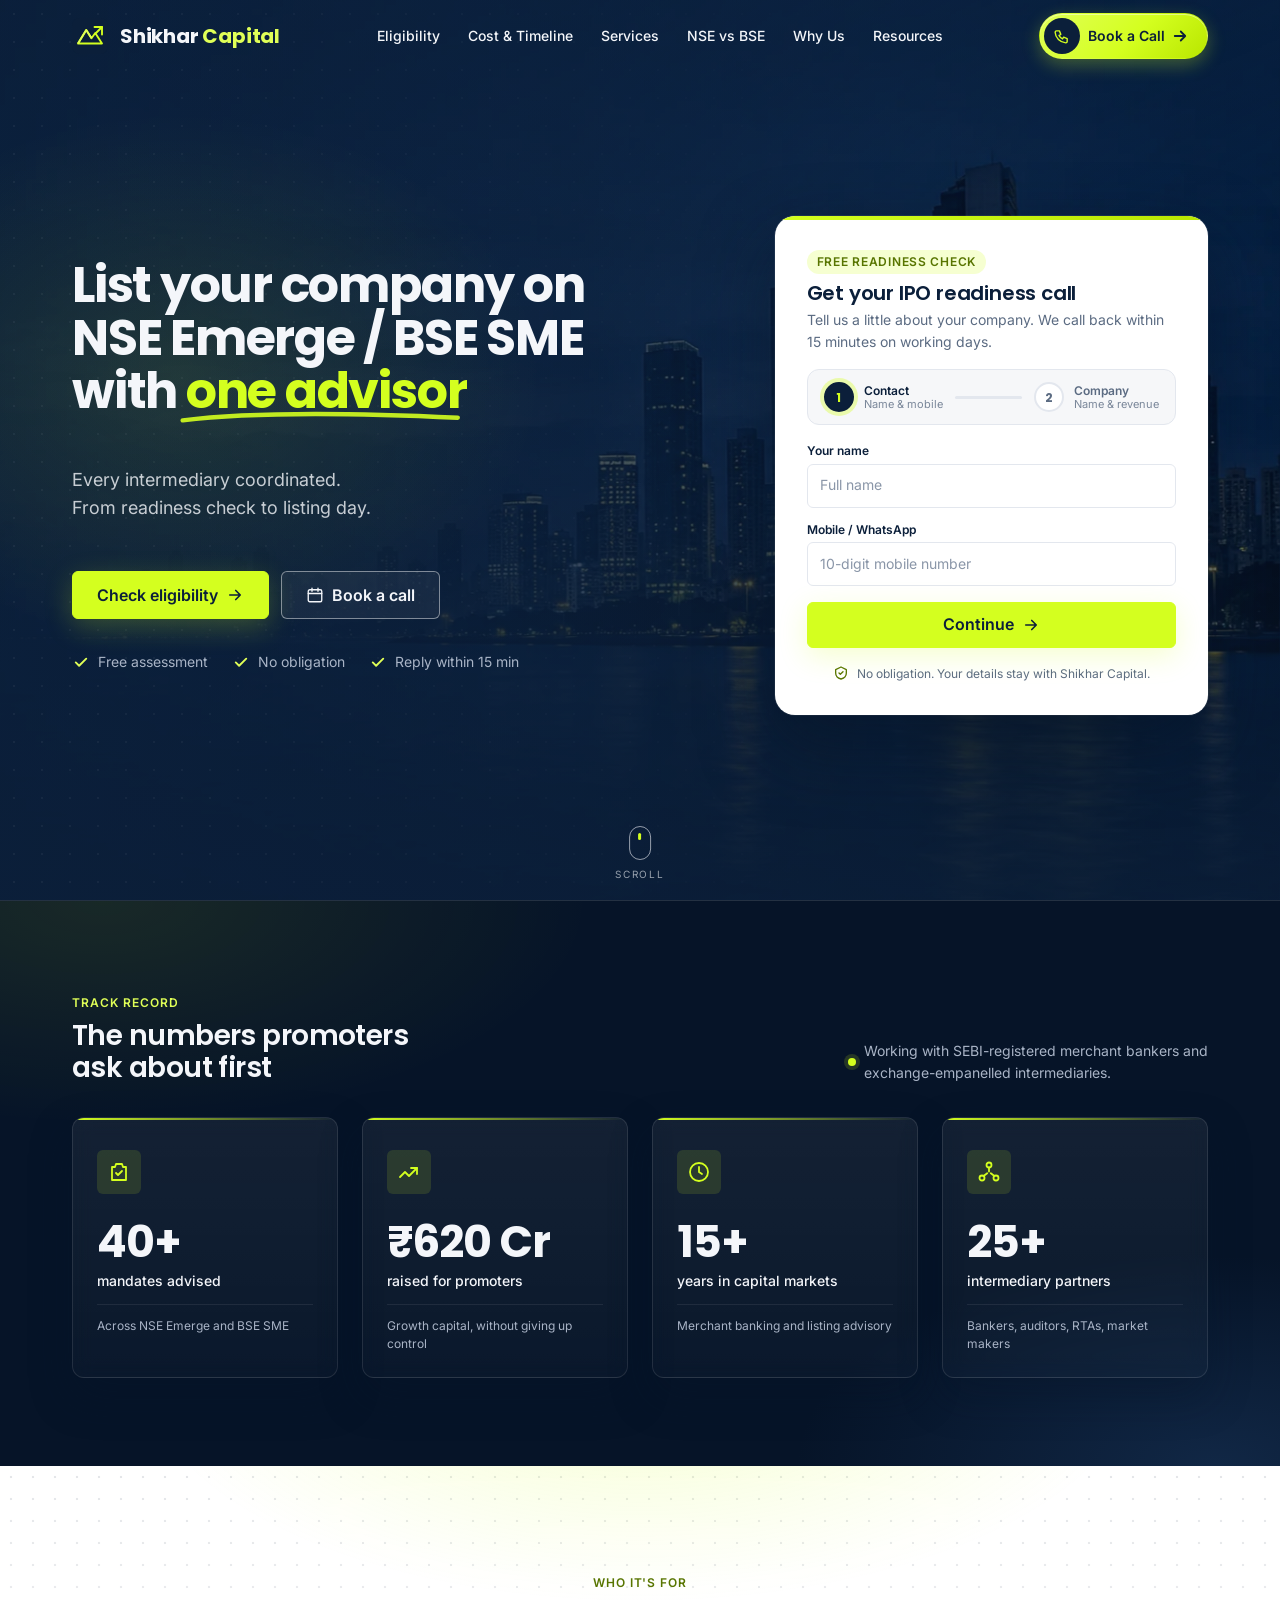
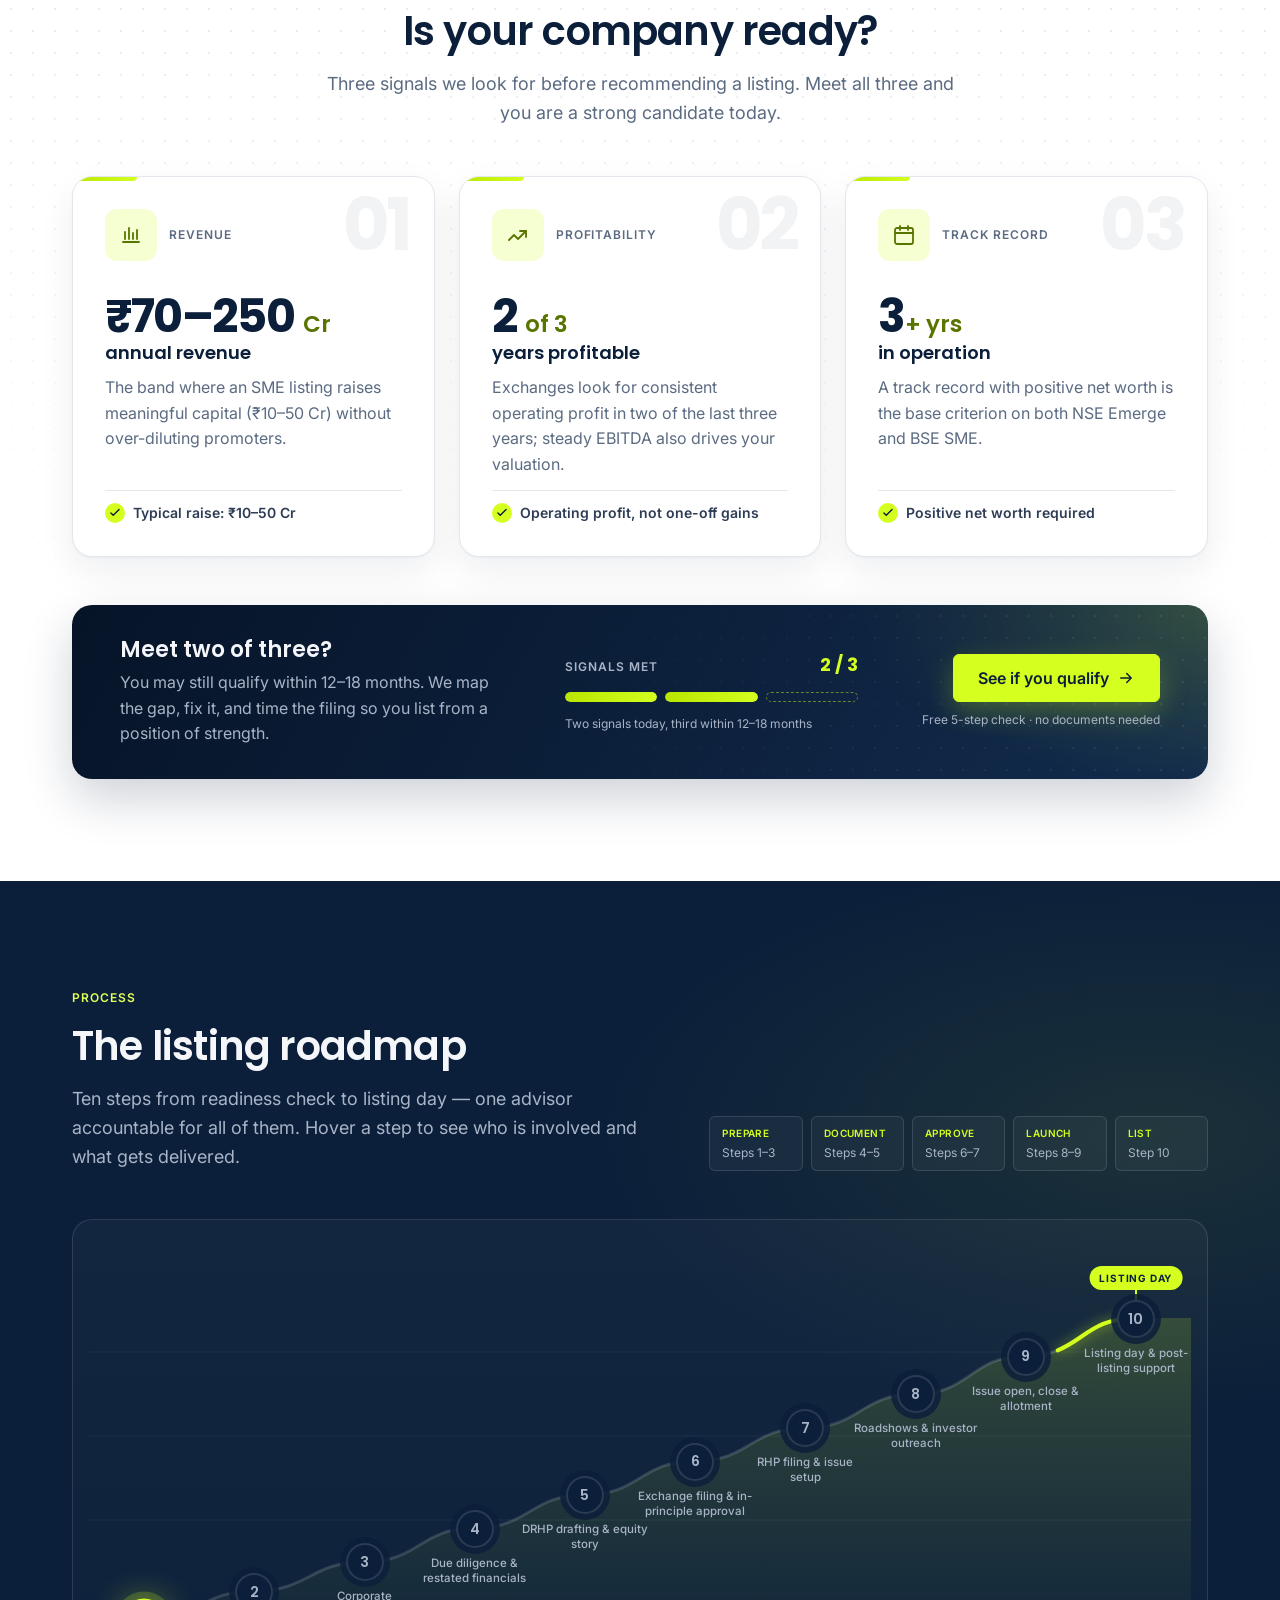
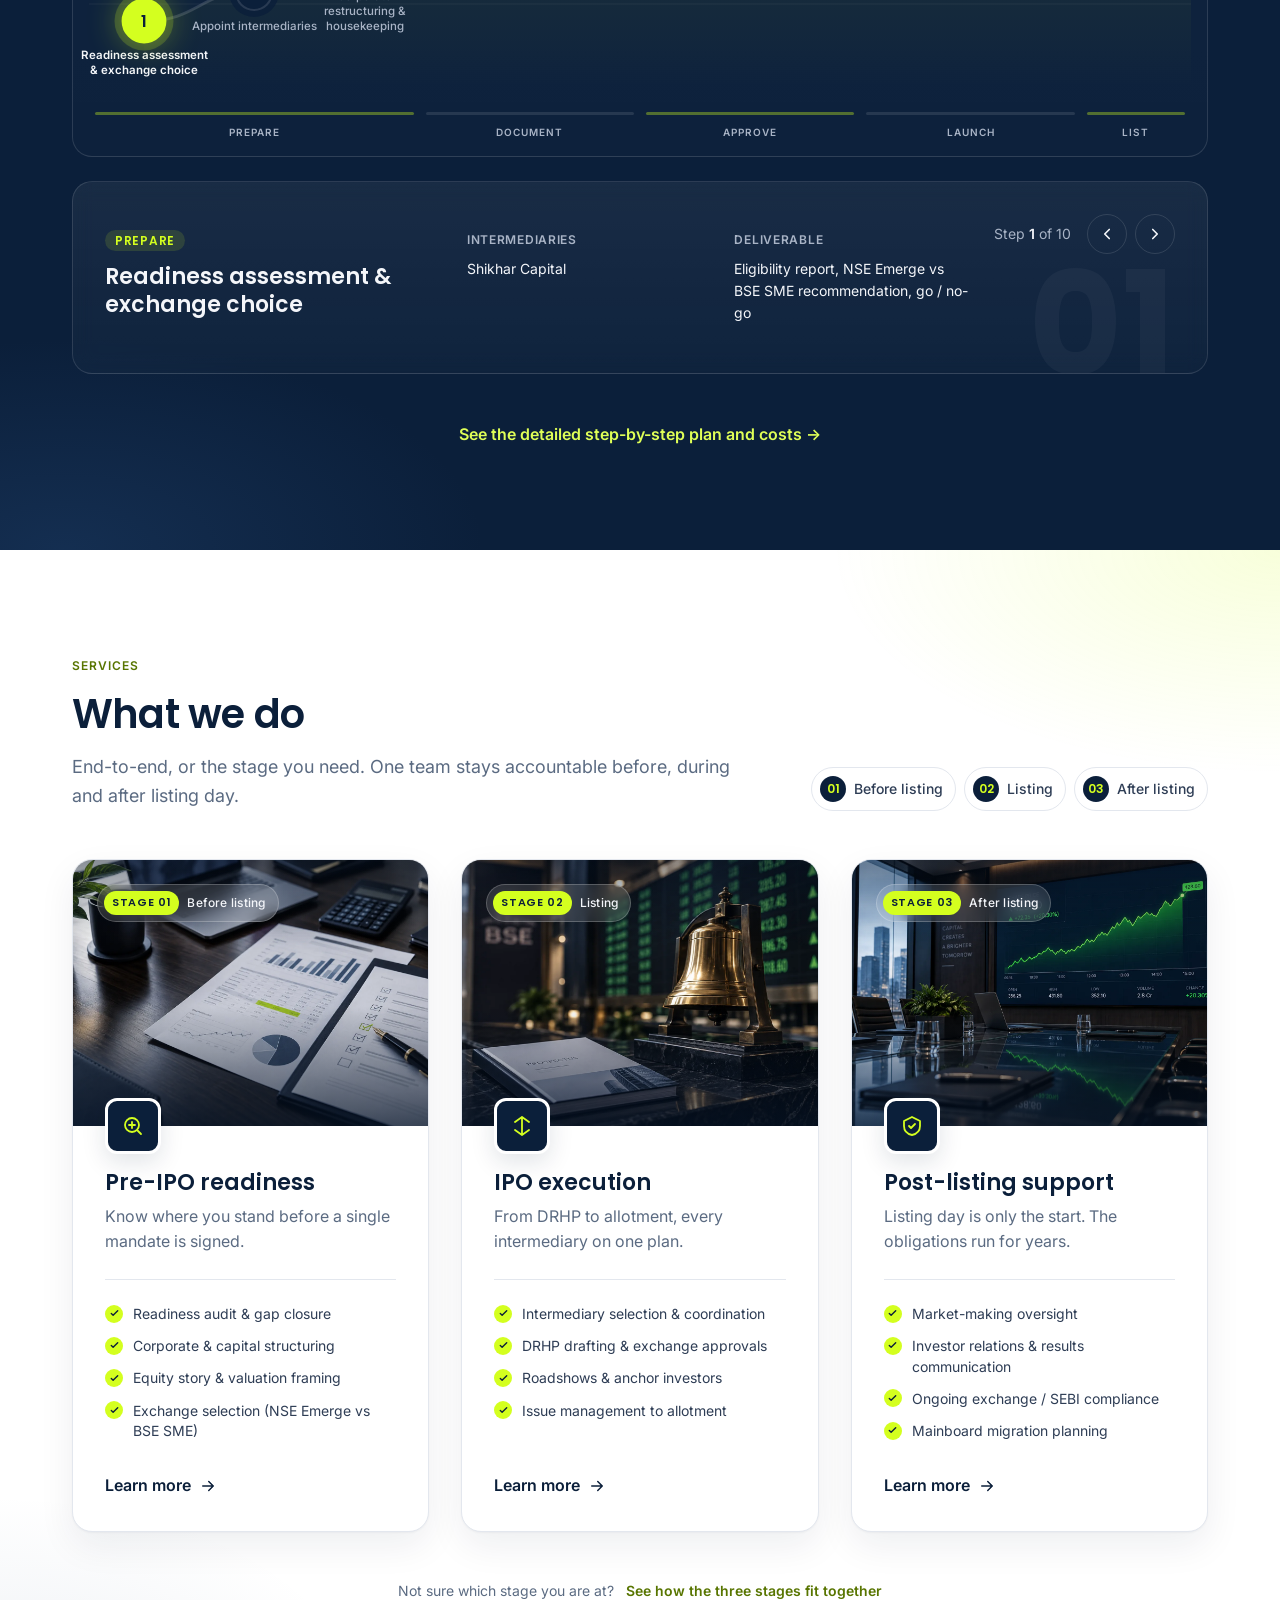
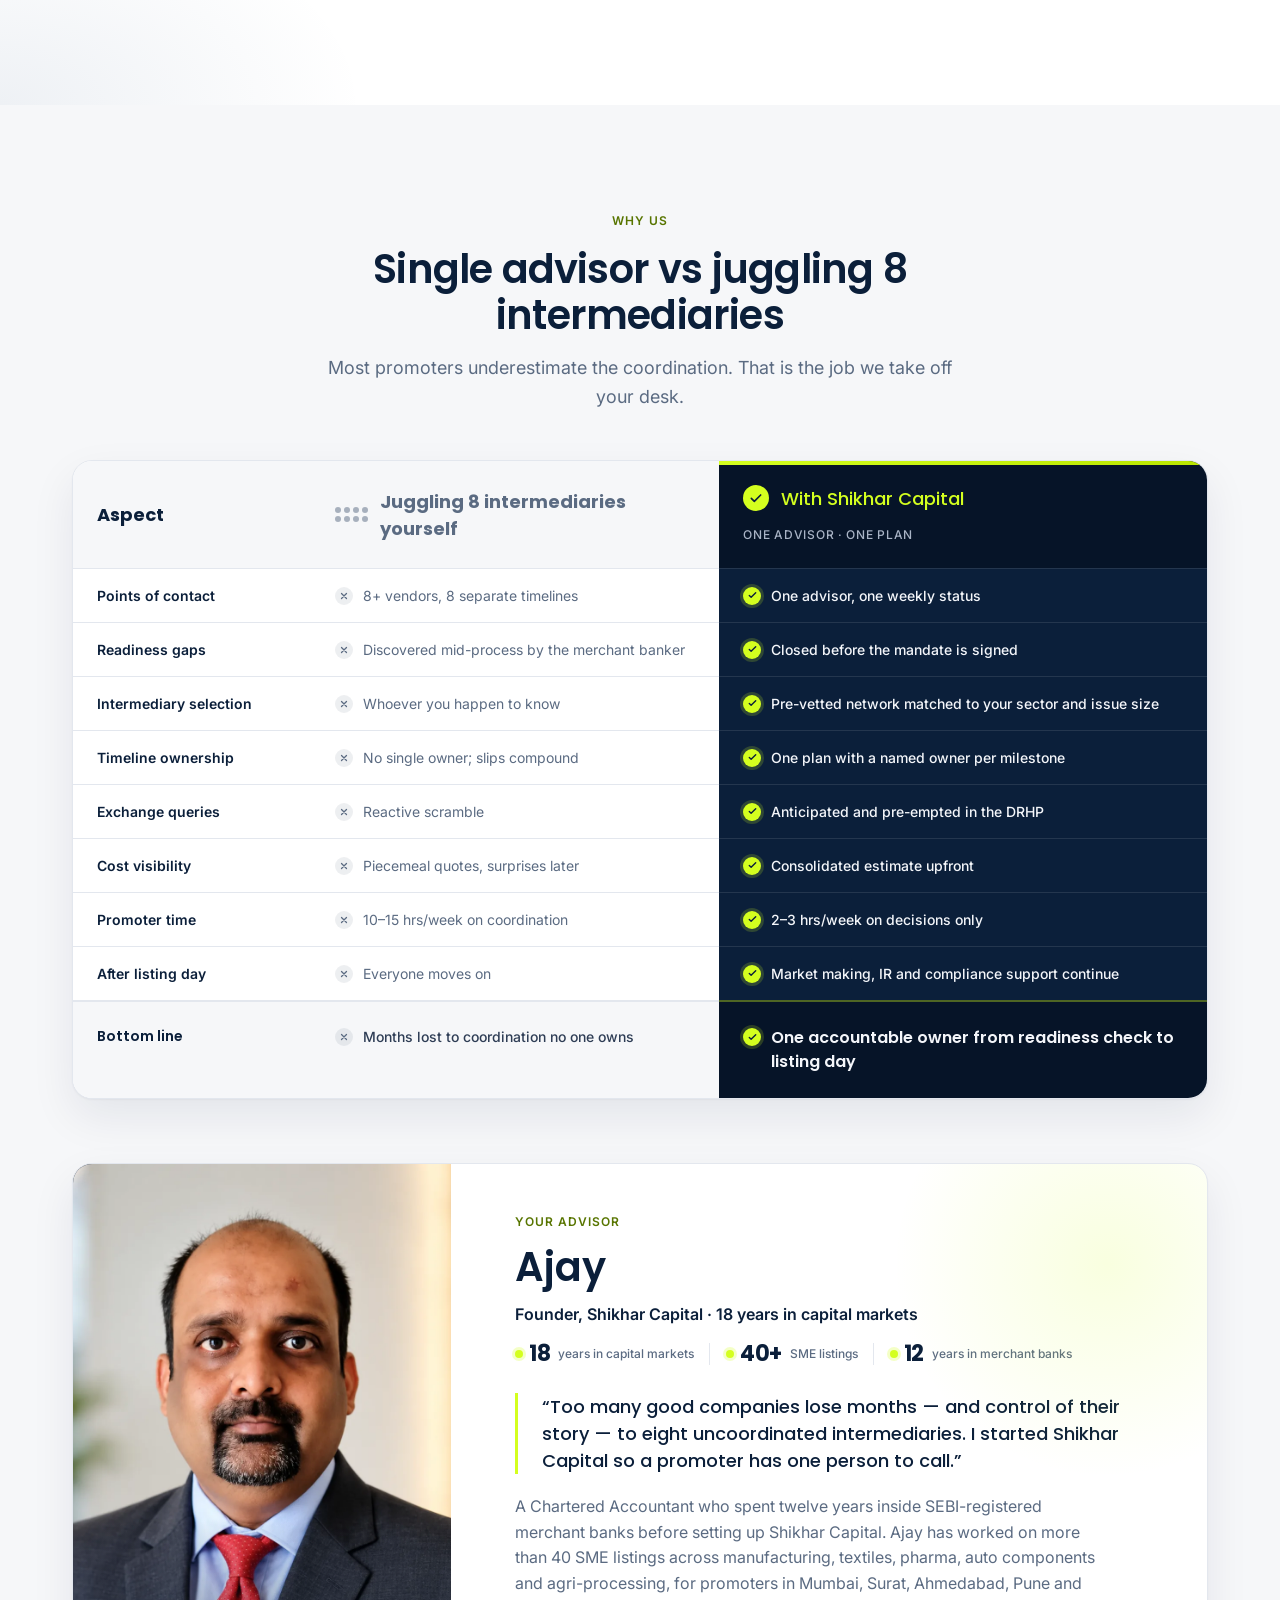
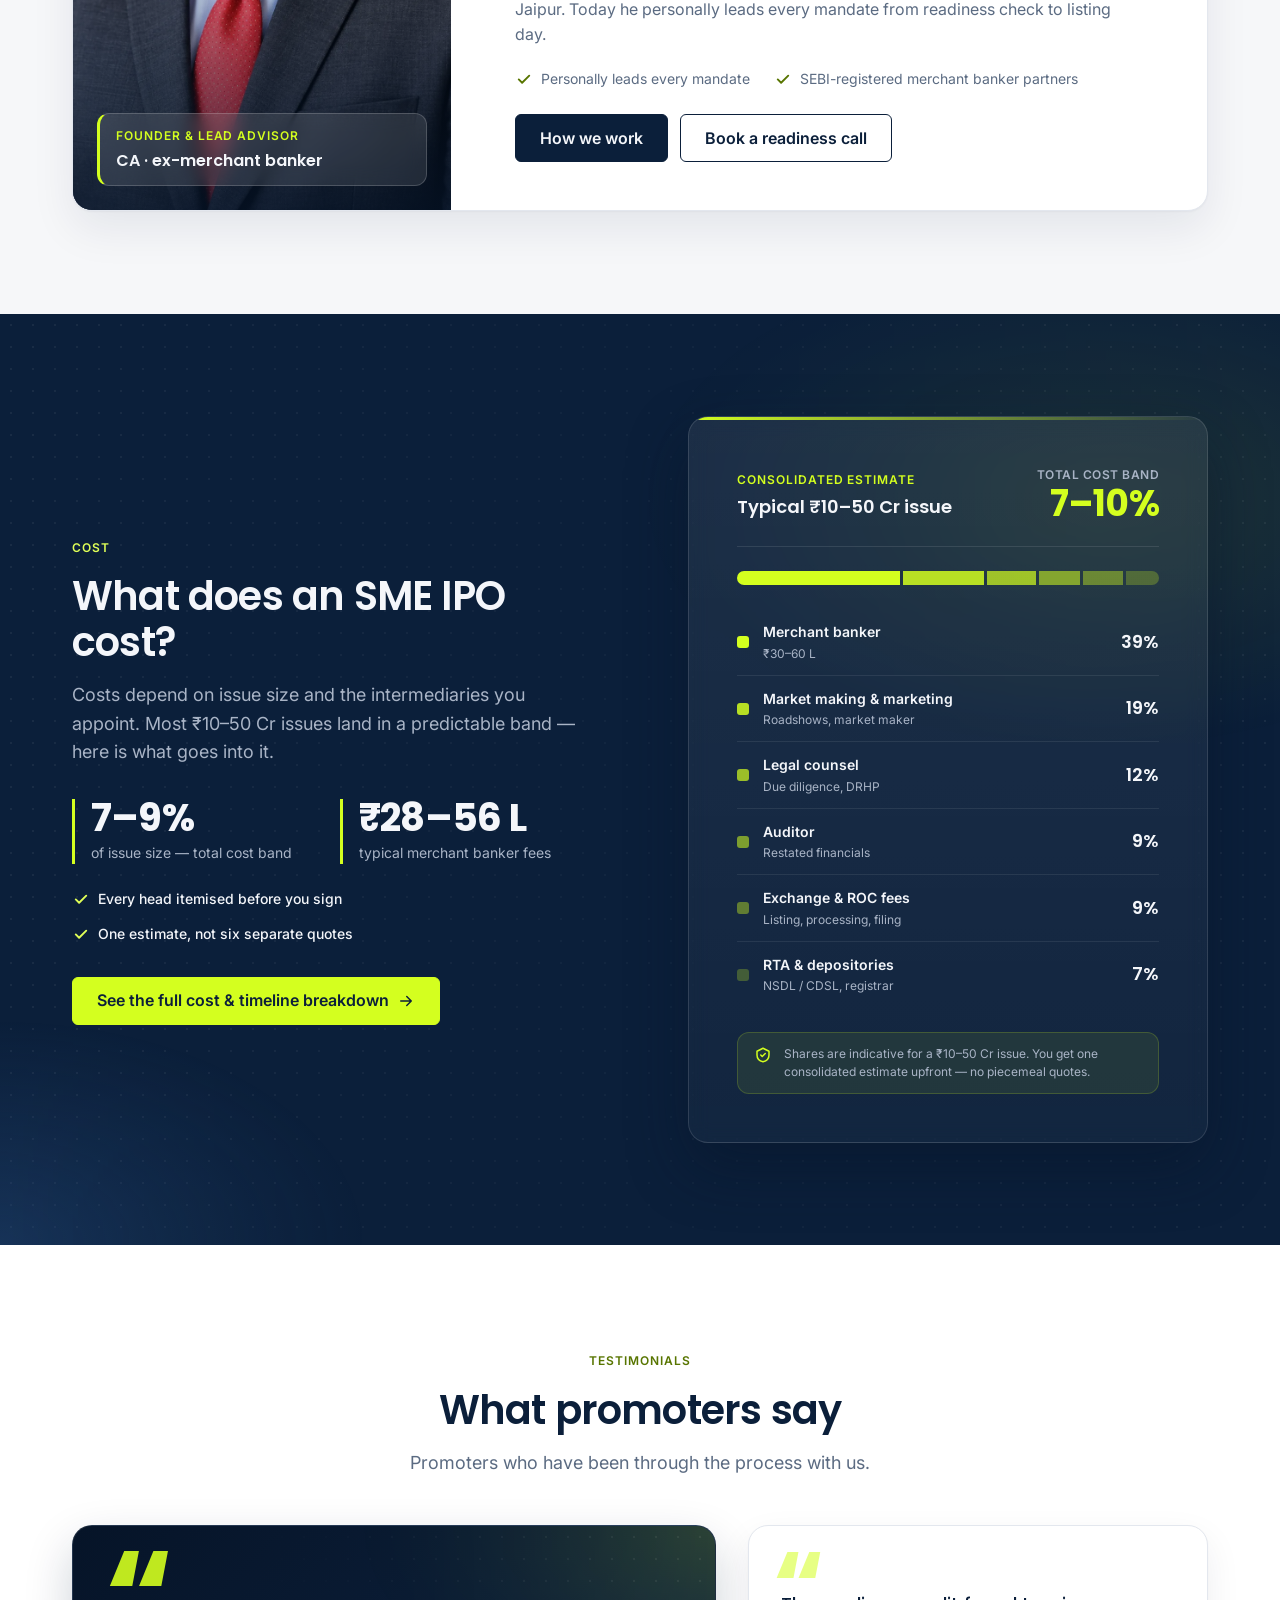
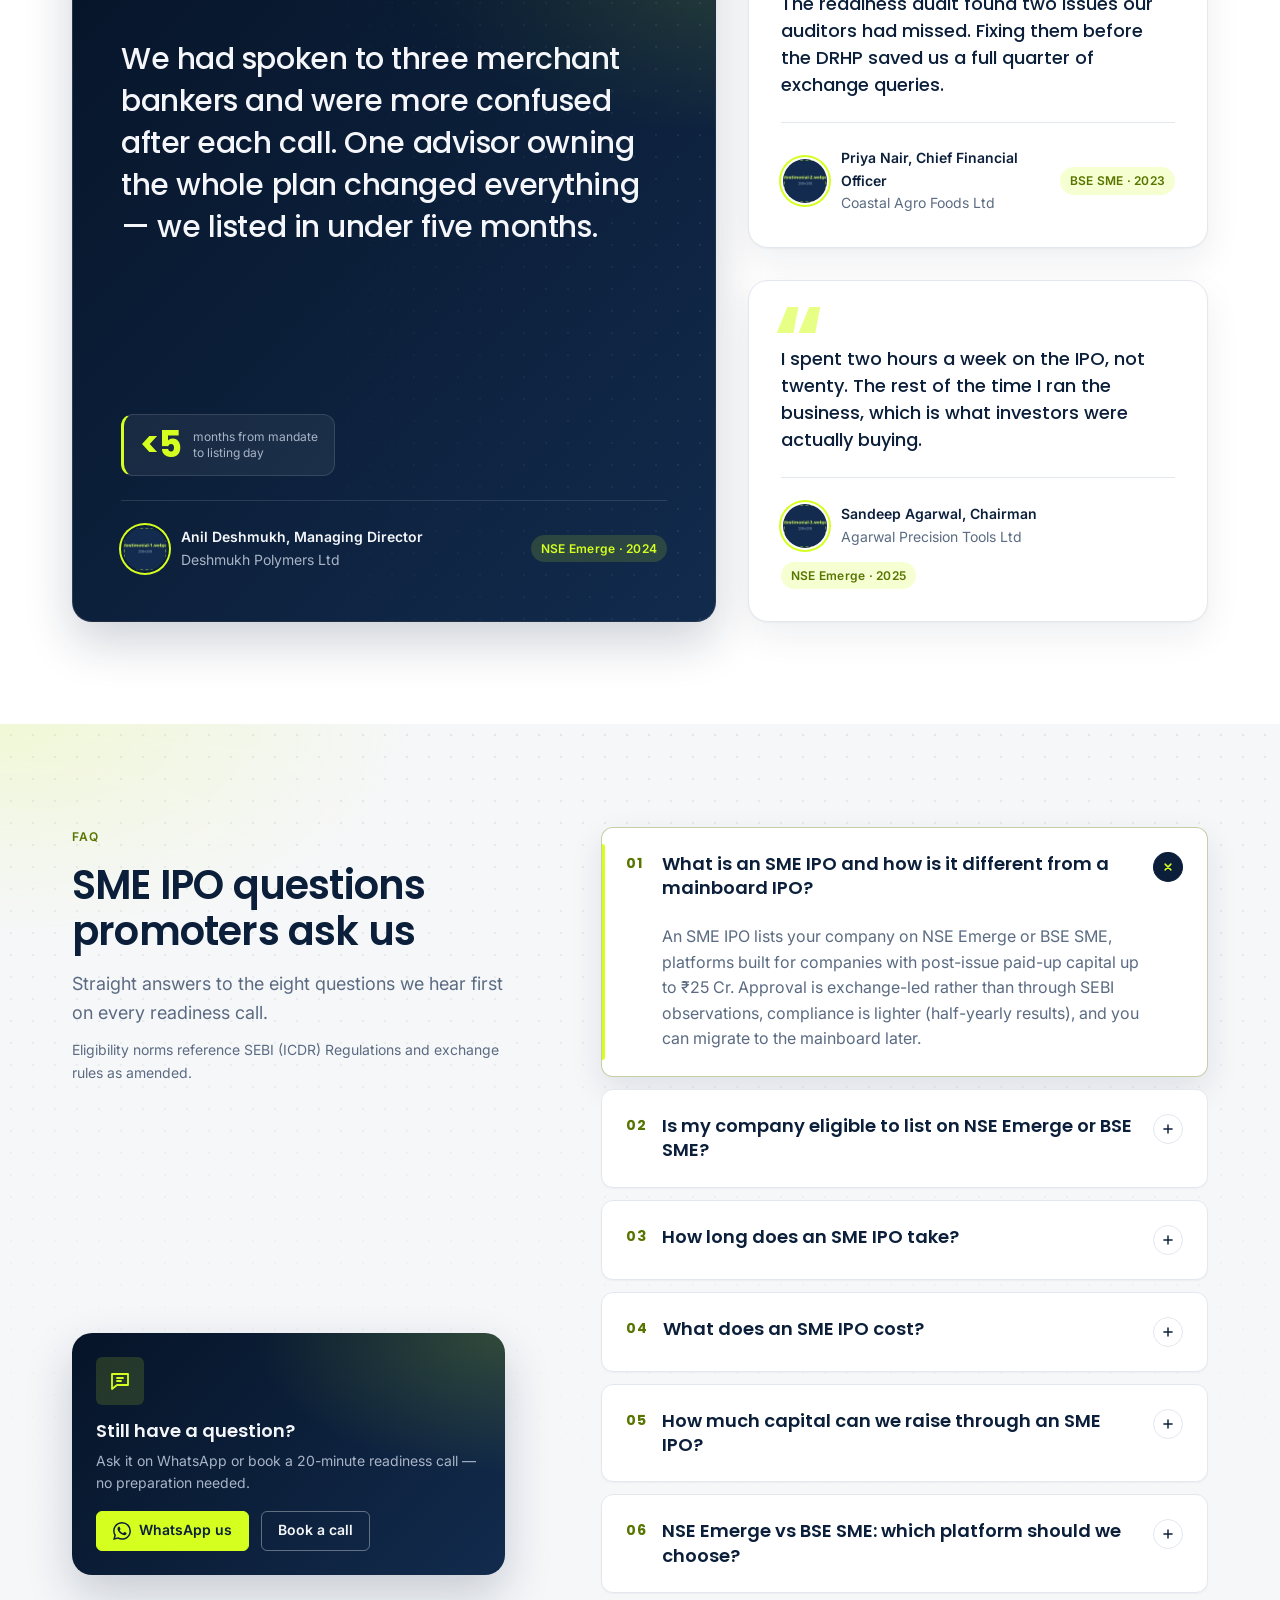
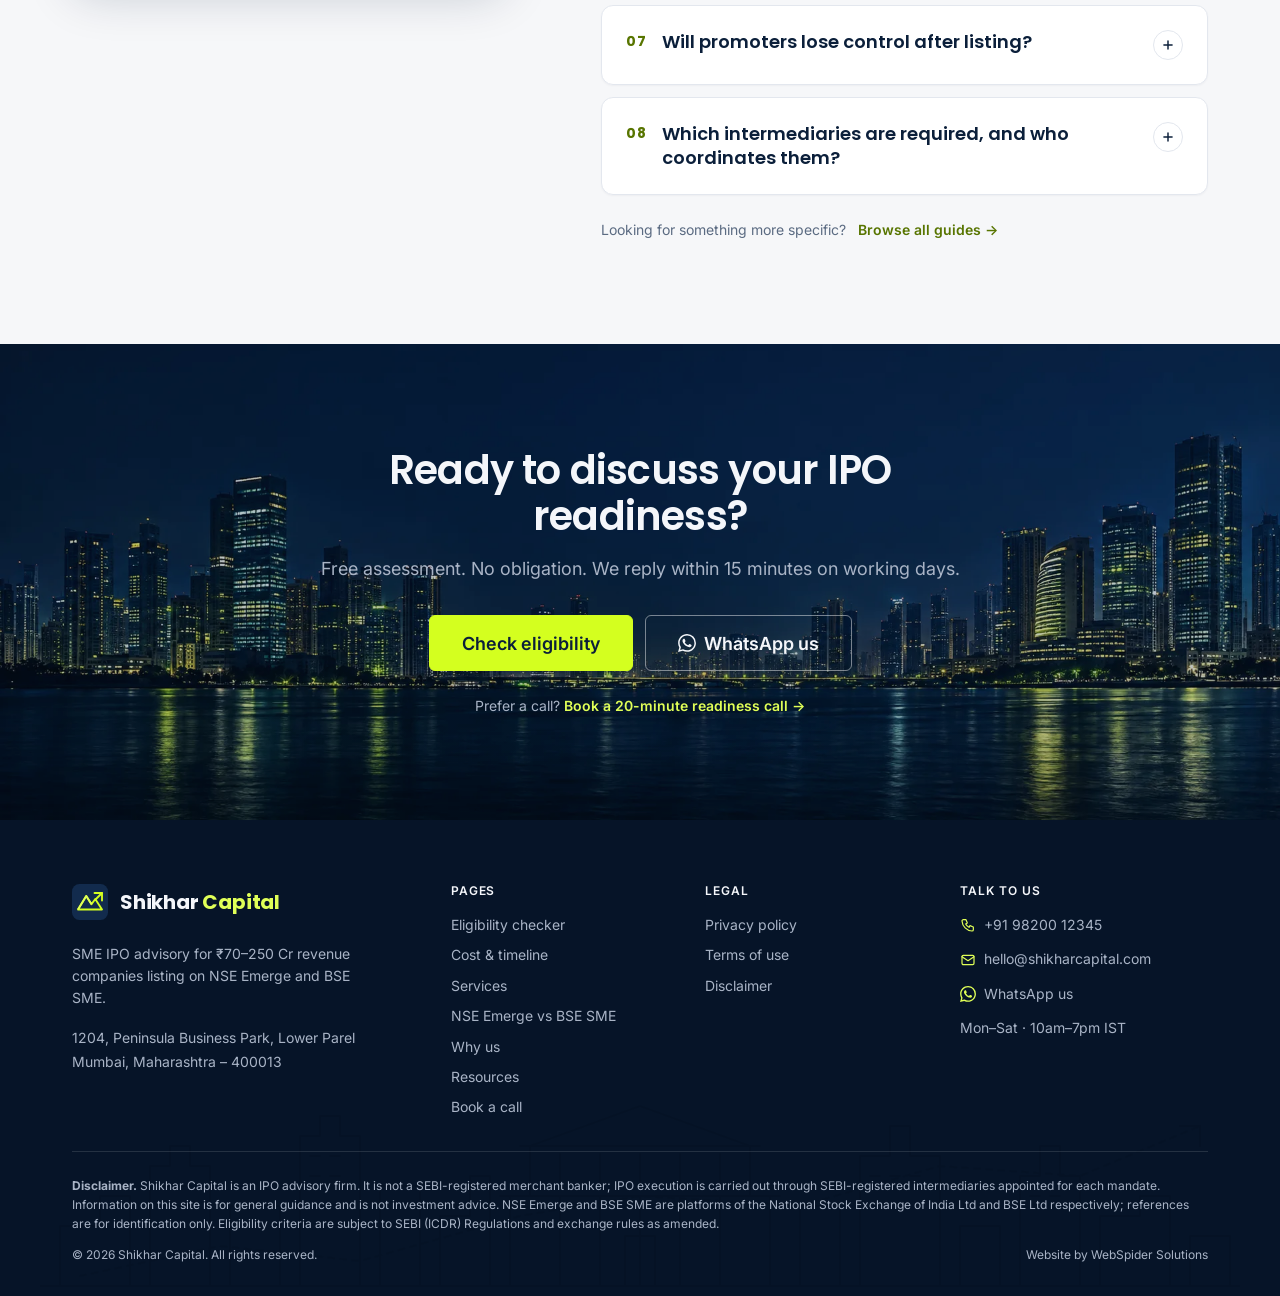
<file: v1/index.html>
<!DOCTYPE html>
<html lang="en-IN">
<head>
  <meta charset="utf-8">
  <meta name="viewport" content="width=device-width, initial-scale=1">
  <title>SME IPO Advisory — List on NSE Emerge / BSE SME | Shikhar Capital</title>
  <meta name="description" content="Shikhar Capital helps ₹70–250 Cr revenue companies list on NSE Emerge or BSE SME. One advisor coordinates every intermediary from readiness check to listing day. Free eligibility check.">
  <!-- TODO: confirm production domain with client -->
  <link rel="canonical" href="https://www.shikharcapital.com/">
  <meta name="theme-color" content="#0B1F3A">

  <!-- Open Graph / Twitter -->
  <meta property="og:type" content="website">
  <meta property="og:site_name" content="Shikhar Capital">
  <meta property="og:title" content="List your company on NSE Emerge / BSE SME with one advisor">
  <meta property="og:description" content="One advisor. Every intermediary coordinated. From readiness check to listing day. Free 60-second eligibility check.">
  <meta property="og:url" content="https://www.shikharcapital.com/">
  <meta property="og:image" content="https://www.shikharcapital.com/images/og-home.jpg"><!-- TODO: generate 1200×630 OG image -->
  <meta property="og:locale" content="en_IN">
  <meta name="twitter:card" content="summary_large_image">

  <!-- Fonts -->
  <link rel="preconnect" href="https://fonts.googleapis.com">
  <link rel="preconnect" href="https://fonts.gstatic.com" crossorigin>
  <link href="https://fonts.googleapis.com/css2?family=Inter:wght@400;500;600&family=Poppins:wght@500;600;700&display=swap" rel="stylesheet">

  <link rel="icon" href="images/logo-mark.svg" type="image/svg+xml">
  <link rel="stylesheet" href="assets/style.css">
  <script defer src="assets/main.js"></script>

  <!-- Structured data: Organization + ProfessionalService (placeholders marked XXXX) -->
  <script type="application/ld+json">
  {
    "@context": "https://schema.org",
    "@graph": [
      {
        "@type": "Organization",
        "@id": "https://www.shikharcapital.com/#org",
        "name": "Shikhar Capital",
        "url": "https://www.shikharcapital.com/",
        "logo": "https://www.shikharcapital.com/images/logo-mark.svg",
        "email": "hello@shikharcapital.com",
        "contactPoint": {
          "@type": "ContactPoint",
          "telephone": "+91-98200-12345",
          "contactType": "sales",
          "areaServed": "IN",
          "availableLanguage": ["en", "hi"]
        },
        "sameAs": ["https://www.linkedin.com/company/shikhar-capital"]
      },
      {
        "@type": "ProfessionalService",
        "@id": "https://www.shikharcapital.com/#service",
        "name": "Shikhar Capital — SME IPO Advisory",
        "parentOrganization": { "@id": "https://www.shikharcapital.com/#org" },
        "url": "https://www.shikharcapital.com/",
        "description": "SME IPO advisory for ₹70–250 Cr revenue companies listing on NSE Emerge and BSE SME. One advisor coordinates every intermediary from readiness check to listing day, with a single consolidated plan.",
        "telephone": "+91-98200-12345",
        "priceRange": "₹₹₹",
        "address": {
          "@type": "PostalAddress",
          "streetAddress": "1204, Peninsula Business Park, Lower Parel",
          "addressLocality": "Mumbai",
          "addressRegion": "Maharashtra",
          "postalCode": "400013",
          "addressCountry": "IN"
        },
        "areaServed": { "@type": "Country", "name": "India" },
        "serviceType": ["SME IPO Advisory", "NSE Emerge Listing", "BSE SME Listing"],
        "knowsAbout": ["SME IPO", "NSE Emerge", "BSE SME", "DRHP", "IPO readiness", "Merchant banker coordination"]
      }
    ]
  }
  </script>

  <!-- Structured data: FAQPage (text mirrors the visible FAQ section verbatim) -->
  <script type="application/ld+json">
  {
    "@context": "https://schema.org",
    "@type": "FAQPage",
    "mainEntity": [
      {
        "@type": "Question",
        "name": "What is an SME IPO and how is it different from a mainboard IPO?",
        "acceptedAnswer": { "@type": "Answer", "text": "An SME IPO lists your company on NSE Emerge or BSE SME, platforms built for companies with post-issue paid-up capital up to ₹25 Cr. Approval is exchange-led rather than through SEBI observations, compliance is lighter (half-yearly results), and you can migrate to the mainboard later." }
      },
      {
        "@type": "Question",
        "name": "Is my company eligible to list on NSE Emerge or BSE SME?",
        "acceptedAnswer": { "@type": "Answer", "text": "Broadly: 3+ years of operations, positive net worth, operating profit in at least 2 of the last 3 financial years, and post-issue paid-up capital of ₹25 Cr or less. We work best with ₹70–250 Cr revenue companies. Our 60-second checker gives you a first read." }
      },
      {
        "@type": "Question",
        "name": "How long does an SME IPO take?",
        "acceptedAnswer": { "@type": "Answer", "text": "It depends on how quickly restated financials, due diligence and exchange approvals move. You get a dated, step-by-step plan after the readiness assessment, and we front-load the two steps that usually cause delays: restated financials and exchange queries." }
      },
      {
        "@type": "Question",
        "name": "What does an SME IPO cost?",
        "acceptedAnswer": { "@type": "Answer", "text": "Total costs typically fall in a band of 7–10% of the issue size, spread across the merchant banker, legal counsel, auditor, RTA, exchange and ROC fees, market making and marketing. Our cost page breaks each head down with ranges." }
      },
      {
        "@type": "Question",
        "name": "How much capital can we raise through an SME IPO?",
        "acceptedAnswer": { "@type": "Answer", "text": "Most SME issues raise ₹10–50 Cr. The amount depends on your valuation and the requirement to offer at least 25% of post-issue capital to the public, within the ₹25 Cr paid-up capital ceiling." }
      },
      {
        "@type": "Question",
        "name": "NSE Emerge vs BSE SME: which platform should we choose?",
        "acceptedAnswer": { "@type": "Answer", "text": "Eligibility norms are similar; the differences are in sector fit, investor base, liquidity and fees. We recommend a platform after the readiness assessment. See our side-by-side comparison." }
      },
      {
        "@type": "Question",
        "name": "Will promoters lose control after listing?",
        "acceptedAnswer": { "@type": "Answer", "text": "No. A typical SME IPO dilutes 25–30%, so promoters retain a clear majority. Promoter holding is subject to lock-in (20% of post-issue capital for 3 years, balance for 1 year), which reassures investors rather than reducing your control." }
      },
      {
        "@type": "Question",
        "name": "Which intermediaries are required, and who coordinates them?",
        "acceptedAnswer": { "@type": "Answer", "text": "A SEBI-registered merchant banker, legal counsel, peer-reviewed auditor, RTA, market maker, underwriter, bankers to the issue and the depositories. Shikhar Capital appoints and coordinates all of them so you deal with one advisor." }
      }
    ]
  }
  </script>
</head>
<body>

  <a class="skip-link" href="#main">Skip to content</a>

  <!-- ==================================================================
       SHARED: SITE HEADER — copy verbatim to every page.
       Keep in sync across all v1/*.html pages. Do not edit per page;
       aria-current is set by main.js.
       ================================================================== -->
  <header class="site-header site-header--overlay">
    <div class="container site-header__inner">
      <a class="brand" href="index.html" aria-label="Shikhar Capital — home">
        <svg class="brand__mark" viewBox="0 0 48 48" aria-hidden="true" focusable="false">
          <rect width="48" height="48" rx="10" fill="#0B1F3A"/>
          <path d="M8 34 L19 16 L26 27 L31 20 L40 34 Z" fill="none" stroke="#D4FF1F" stroke-width="2.5" stroke-linejoin="round"/>
          <path d="M8 34 L19 16 L26 27" fill="none" stroke="#E0FF57" stroke-width="2.5" stroke-linejoin="round"/>
          <path d="M30 12 L40 12 L40 22" fill="none" stroke="#D4FF1F" stroke-width="2.5" stroke-linecap="round" stroke-linejoin="round"/>
          <path d="M40 12 L32 20" fill="none" stroke="#D4FF1F" stroke-width="2.5" stroke-linecap="round"/>
        </svg>
        <span class="brand__name">Shikhar <em>Capital</em></span>
      </a>

      <nav class="site-nav" id="site-nav" aria-label="Primary">
        <!-- On phones each link shows an icon tile + one-line description (.site-nav__desc); desktop shows the label only -->
        <ul class="site-nav__list">
          <li><a href="sme-ipo-eligibility.html"><span class="site-nav__icon" aria-hidden="true"><svg viewBox="0 0 24 24" fill="none" stroke="currentColor" stroke-width="1.8" stroke-linecap="round" stroke-linejoin="round"><path d="M9 12l2 2 4-4"/><path d="M12 3l8 4v5c0 5-3.5 8-8 9-4.5-1-8-4-8-9V7z"/></svg></span><span class="site-nav__text">Eligibility<small class="site-nav__desc">60-second readiness check</small></span></a></li>
          <li><a href="sme-ipo-cost-timeline.html"><span class="site-nav__icon" aria-hidden="true"><svg viewBox="0 0 24 24" fill="none" stroke="currentColor" stroke-width="1.8" stroke-linecap="round" stroke-linejoin="round"><circle cx="12" cy="12" r="9"/><path d="M12 7v5l3 2"/></svg></span><span class="site-nav__text">Cost &amp; Timeline<small class="site-nav__desc">What it costs, step by step</small></span></a></li>
          <li><a href="services.html"><span class="site-nav__icon" aria-hidden="true"><svg viewBox="0 0 24 24" fill="none" stroke="currentColor" stroke-width="1.8" stroke-linecap="round" stroke-linejoin="round"><path d="M12 3v18M5 8l7-5 7 5M5 16l7 5 7-5"/></svg></span><span class="site-nav__text">Services<small class="site-nav__desc">Pre-IPO · Execution · Post-listing</small></span></a></li>
          <li><a href="nse-emerge-vs-bse-sme.html"><span class="site-nav__icon" aria-hidden="true"><svg viewBox="0 0 24 24" fill="none" stroke="currentColor" stroke-width="1.8" stroke-linecap="round" stroke-linejoin="round"><path d="M4 19h16M6 16V9M10 16V5M14 16v-6M18 16V7"/></svg></span><span class="site-nav__text">NSE vs BSE<small class="site-nav__desc">Which platform fits you</small></span></a></li>
          <li><a href="about.html"><span class="site-nav__icon" aria-hidden="true"><svg viewBox="0 0 24 24" fill="none" stroke="currentColor" stroke-width="1.8" stroke-linecap="round" stroke-linejoin="round"><circle cx="12" cy="8" r="4"/><path d="M4 21a8 8 0 0 1 16 0"/></svg></span><span class="site-nav__text">Why Us<small class="site-nav__desc">One advisor, every intermediary</small></span></a></li>
          <li><a href="resources.html"><span class="site-nav__icon" aria-hidden="true"><svg viewBox="0 0 24 24" fill="none" stroke="currentColor" stroke-width="1.8" stroke-linecap="round" stroke-linejoin="round"><path d="M4 5h6a3 3 0 0 1 3 3v12a2 2 0 0 0-2-2H4z"/><path d="M20 5h-6a3 3 0 0 0-3 3v12a2 2 0 0 1 2-2h7z"/></svg></span><span class="site-nav__text">Resources<small class="site-nav__desc">Guides &amp; checklists</small></span></a></li>
        </ul>

        <!-- Phone-only footer of the menu -->
        <div class="site-nav__foot">
          <a class="btn btn--accent btn--block site-nav__cta" href="#book" data-book>
            <svg viewBox="0 0 24 24" fill="none" stroke="currentColor" stroke-width="1.8" stroke-linecap="round" stroke-linejoin="round" aria-hidden="true"><rect x="3" y="5" width="18" height="16" rx="2"/><path d="M3 10h18M8 3v4M16 3v4"/></svg>
            Book a readiness call
          </a>
          <div class="site-nav__quick">
            <a href="tel:+919820012345"><svg viewBox="0 0 24 24" fill="none" stroke="currentColor" stroke-width="1.8" stroke-linecap="round" stroke-linejoin="round" aria-hidden="true"><path d="M5 4h4l2 5-2.5 1.5a11 11 0 0 0 5 5L15 13l5 2v4a2 2 0 0 1-2 2A16 16 0 0 1 3 6a2 2 0 0 1 2-2z"/></svg>Call us</a>
            <a href="https://wa.me/919820012345?text=Hi%20Shikhar%20Capital%2C%20I%27d%20like%20to%20check%20if%20my%20company%20is%20SME%20IPO-ready." target="_blank" rel="noopener"><svg viewBox="0 0 24 24" fill="currentColor" aria-hidden="true"><path d="M17.472 14.382c-.297-.149-1.758-.867-2.03-.967-.273-.099-.471-.148-.67.15-.197.297-.767.966-.94 1.164-.173.199-.347.223-.644.075-.297-.15-1.255-.463-2.39-1.475-.883-.788-1.48-1.761-1.653-2.059-.173-.297-.018-.458.13-.606.134-.133.298-.347.446-.52.149-.174.198-.298.298-.497.099-.198.05-.371-.025-.52-.075-.149-.669-1.612-.916-2.207-.242-.579-.487-.5-.669-.51-.173-.008-.371-.01-.57-.01-.198 0-.52.074-.792.372-.272.297-1.04 1.016-1.04 2.479 0 1.462 1.065 2.875 1.213 3.074.149.198 2.096 3.2 5.077 4.487.709.306 1.262.489 1.694.625.712.227 1.36.195 1.871.118.571-.085 1.758-.719 2.006-1.413.248-.694.248-1.289.173-1.413-.074-.124-.272-.198-.57-.347m-5.421 7.403h-.004a9.87 9.87 0 01-5.031-1.378l-.361-.214-3.741.982.998-3.648-.235-.374a9.86 9.86 0 01-1.51-5.26c.001-5.45 4.436-9.884 9.888-9.884 2.64 0 5.122 1.03 6.988 2.898a9.825 9.825 0 012.893 6.994c-.003 5.45-4.437 9.885-9.885 9.885m8.413-18.297A11.815 11.815 0 0012.05 0C5.495 0 .16 5.335.157 11.892c0 2.096.547 4.142 1.588 5.945L.057 24l6.305-1.654a11.882 11.882 0 005.683 1.448h.005c6.554 0 11.89-5.335 11.893-11.893a11.821 11.821 0 00-3.48-8.413Z"/></svg>WhatsApp</a>
          </div>
          <!-- SAMPLE DATA: contact details -->
          <p class="site-nav__contact"><a href="mailto:hello@shikharcapital.com">hello@shikharcapital.com</a><span>Mon–Sat · 10am–7pm IST · Reply within 15 min</span></p>
        </div>
      </nav>

      <div class="site-header__right">
        <a class="btn btn--accent btn--sm site-header__cta" href="#book" data-book>
          <span class="site-header__cta-icon" aria-hidden="true"><svg viewBox="0 0 24 24" fill="none" stroke="currentColor" stroke-width="2" stroke-linecap="round" stroke-linejoin="round"><path d="M5 4h4l2 5-2.5 1.5a11 11 0 0 0 5 5L15 13l5 2v4a2 2 0 0 1-2 2A16 16 0 0 1 3 6a2 2 0 0 1 2-2z"/></svg></span>
          <span>Book a Call</span>
          <svg class="site-header__cta-arrow" viewBox="0 0 24 24" fill="none" stroke="currentColor" stroke-width="2.4" stroke-linecap="round" stroke-linejoin="round" aria-hidden="true"><path d="M5 12h14M13 6l6 6-6 6"/></svg>
        </a>
        <button class="nav-toggle" type="button" aria-expanded="false" aria-controls="site-nav" aria-label="Open menu">
          <svg class="icon-menu" viewBox="0 0 24 24" fill="none" stroke="currentColor" stroke-width="2" stroke-linecap="round" aria-hidden="true"><path d="M4 7h16M4 12h16M4 17h16"/></svg>
          <svg class="icon-close" viewBox="0 0 24 24" fill="none" stroke="currentColor" stroke-width="2" stroke-linecap="round" aria-hidden="true"><path d="M6 6l12 12M18 6L6 18"/></svg>
        </button>
      </div>
    </div>
  </header>
  <!-- /SHARED: SITE HEADER -->

  <main id="main">

    <!-- ============================ 1 · HERO ============================ -->
    <section class="section section--navy hero" id="hero" aria-labelledby="hero-title">
      <!-- IMAGE: images/hero-bg.webp — Mumbai skyline at dusk (client-supplied, source in images/user-uploads/hero-bg.png) -->
      <img class="hero__bg" src="images/hero-bg.webp" alt="" width="1672" height="941" fetchpriority="high" decoding="async">
      <div class="container hero__inner">
        <div class="hero__content">
          <h1 id="hero-title">List your company on NSE Emerge / BSE SME with <span class="hero__highlight">one advisor<svg class="hero__underline" viewBox="0 0 300 16" preserveAspectRatio="none" aria-hidden="true" focusable="false"><path d="M3 12 C 70 3, 160 2, 297 9" fill="none" stroke="currentColor" stroke-width="5" stroke-linecap="round"/></svg></span></h1>
          <p class="lead">Every intermediary coordinated.<br>From readiness check to listing day.</p>
          <div class="btn-row">
            <a class="btn btn--accent" href="sme-ipo-eligibility.html">Check eligibility<svg viewBox="0 0 24 24" fill="none" stroke="currentColor" stroke-width="2.2" stroke-linecap="round" stroke-linejoin="round" aria-hidden="true"><path d="M5 12h14M13 6l6 6-6 6"/></svg></a>
            <a class="btn btn--outline-light" href="#book" data-book><svg viewBox="0 0 24 24" fill="none" stroke="currentColor" stroke-width="1.8" stroke-linecap="round" stroke-linejoin="round" aria-hidden="true"><rect x="3" y="5" width="18" height="16" rx="2"/><path d="M3 10h18M8 3v4M16 3v4"/></svg>Book a call</a>
          </div>
          <ul class="trust-list" aria-label="What to expect">
            <li><svg viewBox="0 0 24 24" fill="none" stroke="currentColor" stroke-width="2.5" stroke-linecap="round" stroke-linejoin="round" aria-hidden="true"><path d="M5 12.5l4.5 4.5L19 7.5"/></svg>Free assessment</li>
            <li><svg viewBox="0 0 24 24" fill="none" stroke="currentColor" stroke-width="2.5" stroke-linecap="round" stroke-linejoin="round" aria-hidden="true"><path d="M5 12.5l4.5 4.5L19 7.5"/></svg>No obligation</li>
            <li><svg viewBox="0 0 24 24" fill="none" stroke="currentColor" stroke-width="2.5" stroke-linecap="round" stroke-linejoin="round" aria-hidden="true"><path d="M5 12.5l4.5 4.5L19 7.5"/></svg>Reply within 15 min</li>
          </ul>
        </div>

        <!-- Lead-capture form (client request, 2026-09-22). Validation + success state in main.js (initLeadForm);
             submission is mocked — `// TODO` CRM webhook. -->
        <div class="hero__form">
          <form class="lead-form" id="hero-form" novalidate aria-labelledby="lead-form-title">
            <div class="lead-form__head">
              <span class="lead-form__eyebrow">Free readiness check</span>
              <h2 class="lead-form__title" id="lead-form-title">Get your IPO readiness call</h2>
              <p class="lead-form__sub">Tell us a little about your company. We call back within 15 minutes on working days.</p>
              <span class="visually-hidden" aria-live="polite">Step <b data-step-current>1</b> of 2</span>
              <!-- Stepper: main.js toggles .is-active / .is-done and --progress on the connector -->
              <div class="stepper" aria-hidden="true">
                <span class="stepper__item is-active" data-step-node="1">
                  <span class="stepper__node">
                    <span class="stepper__num">1</span>
                    <svg class="stepper__check" viewBox="0 0 24 24" fill="none" stroke="currentColor" stroke-width="3" stroke-linecap="round" stroke-linejoin="round"><path d="M5 12.5l4.5 4.5L19 7.5"/></svg>
                  </span>
                  <span class="stepper__label"><b>Contact</b><small>Name &amp; mobile</small></span>
                </span>
                <span class="stepper__line"><i></i></span>
                <span class="stepper__item" data-step-node="2">
                  <span class="stepper__node">
                    <span class="stepper__num">2</span>
                    <svg class="stepper__check" viewBox="0 0 24 24" fill="none" stroke="currentColor" stroke-width="3" stroke-linecap="round" stroke-linejoin="round"><path d="M5 12.5l4.5 4.5L19 7.5"/></svg>
                  </span>
                  <span class="stepper__label"><b>Company</b><small>Name &amp; revenue</small></span>
                </span>
              </div>
            </div>

            <!-- Step 1: who to call -->
            <fieldset class="lead-form__step" data-step="1">
              <legend class="visually-hidden">Step 1 of 2: your contact details</legend>
              <div class="field">
                <label for="lf-name">Your name</label>
                <input class="input" id="lf-name" name="name" type="text" autocomplete="name" required aria-describedby="lf-name-error" placeholder="Full name">
                <span class="field__error" id="lf-name-error" aria-live="polite"></span>
              </div>
              <div class="field">
                <label for="lf-mobile">Mobile / WhatsApp</label>
                <input class="input" id="lf-mobile" name="mobile" type="tel" inputmode="numeric" autocomplete="tel-national" required aria-describedby="lf-mobile-error" placeholder="10-digit mobile number">
                <span class="field__error" id="lf-mobile-error" aria-live="polite"></span>
              </div>
              <button class="btn btn--accent btn--block" type="button" data-step-next>
                Continue
                <svg viewBox="0 0 24 24" fill="none" stroke="currentColor" stroke-width="2.2" stroke-linecap="round" stroke-linejoin="round" aria-hidden="true"><path d="M5 12h14M13 6l6 6-6 6"/></svg>
              </button>
            </fieldset>

            <!-- Step 2: about the company -->
            <fieldset class="lead-form__step" data-step="2" hidden>
              <legend class="visually-hidden">Step 2 of 2: about your company</legend>
              <div class="field">
                <label for="lf-company">Company name</label>
                <input class="input" id="lf-company" name="company" type="text" autocomplete="organization" required aria-describedby="lf-company-error" placeholder="Registered company name">
                <span class="field__error" id="lf-company-error" aria-live="polite"></span>
              </div>
              <div class="field">
                <label for="lf-revenue">Annual revenue (last FY)</label>
                <select class="input input--select" id="lf-revenue" name="revenue" required aria-describedby="lf-revenue-error">
                  <option value="" selected disabled>Select a band</option>
                  <option value="under-70">Under ₹70 Cr</option>
                  <option value="70-150">₹70–150 Cr</option>
                  <option value="150-250">₹150–250 Cr</option>
                  <option value="over-250">Over ₹250 Cr</option>
                </select>
                <span class="field__error" id="lf-revenue-error" aria-live="polite"></span>
              </div>
              <input type="hidden" name="page" value="">
              <button class="btn btn--accent btn--block" type="submit">
                Request my readiness call
                <svg viewBox="0 0 24 24" fill="none" stroke="currentColor" stroke-width="2.2" stroke-linecap="round" stroke-linejoin="round" aria-hidden="true"><path d="M5 12h14M13 6l6 6-6 6"/></svg>
              </button>
              <button class="lead-form__back" type="button" data-step-back>
                <svg viewBox="0 0 24 24" fill="none" stroke="currentColor" stroke-width="2.2" stroke-linecap="round" stroke-linejoin="round" aria-hidden="true"><path d="M19 12H5M11 6l-6 6 6 6"/></svg>
                Back
              </button>
            </fieldset>

            <p class="lead-form__note">
              <svg viewBox="0 0 24 24" fill="none" stroke="currentColor" stroke-width="2" stroke-linecap="round" stroke-linejoin="round" aria-hidden="true"><path d="M12 3l8 4v5c0 5-3.5 8-8 9-4.5-1-8-4-8-9V7z"/><path d="M9 12l2 2 4-4"/></svg>
              No obligation. Your details stay with Shikhar Capital.
            </p>
            <div class="lead-form__success" tabindex="-1" hidden>
              <span class="lead-form__success-icon" aria-hidden="true">
                <svg viewBox="0 0 24 24" fill="none" stroke="currentColor" stroke-width="2.5" stroke-linecap="round" stroke-linejoin="round"><path d="M5 12.5l4.5 4.5L19 7.5"/></svg>
              </span>
              <h3>Thanks — we'll call you shortly.</h3>
              <p>Expect a call within 15 minutes, Mon–Sat 10am–7pm IST. Prefer to talk now? <a class="link" href="https://wa.me/919820012345?text=Hi%20Shikhar%20Capital%2C%20I%20just%20requested%20a%20readiness%20call." target="_blank" rel="noopener">Message us on WhatsApp</a>.</p>
            </div>
          </form>
        </div>
      </div>

      <a class="hero__scroll" href="#qualify" aria-label="Scroll to content"><span class="hero__scroll-mouse" aria-hidden="true"></span><span class="hero__scroll-text" aria-hidden="true">Scroll</span></a>
    </section>

    <!-- ========================= 2 · PROOF STRIP ========================= -->
    <section class="section section--navy proof" id="proof" aria-labelledby="proof-title">
      <div class="container">
        <!-- SAMPLE DATA: client to confirm numbers. If unavailable at launch, replace with
             "Partners with SEBI-registered merchant bankers" style copy per brief. -->
        <div class="proof__head" data-reveal>
          <div>
            <span class="eyebrow">Track record</span>
            <h2 id="proof-title" class="proof__title">The numbers promoters ask about first</h2>
          </div>
          <p class="proof__note">Working with SEBI-registered merchant bankers and exchange-empanelled intermediaries.</p>
        </div>

        <div class="proof__grid">
          <div class="proof__card stat" data-reveal>
            <div class="icon-tile" aria-hidden="true">
              <svg viewBox="0 0 24 24" fill="none" stroke="currentColor" stroke-width="1.8" stroke-linecap="round" stroke-linejoin="round"><path d="M9 4h6l1 3h3v13H5V7h3z"/><path d="M9 13l2 2 4-4"/></svg>
            </div>
            <span class="stat__value"><span data-placeholder data-count="40">40</span>+</span>
            <span class="stat__label">mandates advised</span>
            <span class="proof__desc">Across NSE Emerge and BSE SME</span>
          </div>
          <div class="proof__card stat" data-reveal style="--reveal-delay: 100ms">
            <div class="icon-tile" aria-hidden="true">
              <svg viewBox="0 0 24 24" fill="none" stroke="currentColor" stroke-width="1.8" stroke-linecap="round" stroke-linejoin="round"><path d="M3 17l5-5 4 4 8-8"/><path d="M14 8h6v6"/></svg>
            </div>
            <span class="stat__value"><span class="rupee">₹</span><span data-placeholder data-count="620">620</span> Cr</span>
            <span class="stat__label">raised for promoters</span>
            <span class="proof__desc">Growth capital, without giving up control</span>
          </div>
          <div class="proof__card stat" data-reveal style="--reveal-delay: 200ms">
            <div class="icon-tile" aria-hidden="true">
              <svg viewBox="0 0 24 24" fill="none" stroke="currentColor" stroke-width="1.8" stroke-linecap="round" stroke-linejoin="round"><circle cx="12" cy="12" r="9"/><path d="M12 7v5l3 2"/></svg>
            </div>
            <span class="stat__value"><span data-placeholder data-count="15">15</span>+</span>
            <span class="stat__label">years in capital markets</span>
            <span class="proof__desc">Merchant banking and listing advisory</span>
          </div>
          <div class="proof__card stat" data-reveal style="--reveal-delay: 300ms">
            <div class="icon-tile" aria-hidden="true">
              <svg viewBox="0 0 24 24" fill="none" stroke="currentColor" stroke-width="1.8" stroke-linecap="round" stroke-linejoin="round"><circle cx="12" cy="5" r="2.5"/><circle cx="5" cy="18" r="2.5"/><circle cx="19" cy="18" r="2.5"/><path d="M12 7.5v4M10.2 13.2L6.6 16M13.8 13.2l3.6 2.8"/></svg>
            </div>
            <span class="stat__value"><span data-placeholder data-count="25">25</span>+</span>
            <span class="stat__label">intermediary partners</span>
            <span class="proof__desc">Bankers, auditors, RTAs, market makers</span>
          </div>
        </div>
      </div>
    </section>

    <!-- ========================= 3 · WHO IT'S FOR ========================= -->
    <section class="section qualify" id="qualify" aria-labelledby="qualify-title">
      <div class="container">
        <div class="section__head">
          <span class="eyebrow">Who it's for</span>
          <h2 id="qualify-title">Is your company ready?</h2>
          <p class="lead">Three signals we look for before recommending a listing. Meet all three and you are a strong candidate today.</p>
        </div>

        <!-- Three qualifying signals: each heading = big figure + label so the H3 text still reads as one criterion -->
        <div class="signal-grid">
          <article class="signal" data-reveal>
            <span class="signal__index" aria-hidden="true">01</span>
            <div class="signal__top">
              <div class="icon-tile" aria-hidden="true">
                <svg viewBox="0 0 24 24" fill="none" stroke="currentColor" stroke-width="1.8" stroke-linecap="round" stroke-linejoin="round"><path d="M4 19h16M6 16V9M10 16V5M14 16v-6M18 16V7"/></svg>
              </div>
              <span class="signal__tag">Revenue</span>
            </div>
            <h3>
              <span class="signal__value"><span class="rupee">₹</span>70–250 <small>Cr</small></span>
              <span class="signal__label">annual revenue</span>
            </h3>
            <p class="signal__desc">The band where an SME listing raises meaningful capital (₹10–50 Cr) without over-diluting promoters.</p>
            <p class="signal__foot">
              <svg viewBox="0 0 24 24" fill="none" stroke="currentColor" stroke-width="2.4" stroke-linecap="round" stroke-linejoin="round" aria-hidden="true"><path d="M5 12l4 4L19 6"/></svg>
              Typical raise: ₹10–50 Cr
            </p>
          </article>

          <article class="signal" data-reveal style="--reveal-delay: 100ms">
            <span class="signal__index" aria-hidden="true">02</span>
            <div class="signal__top">
              <div class="icon-tile" aria-hidden="true">
                <svg viewBox="0 0 24 24" fill="none" stroke="currentColor" stroke-width="1.8" stroke-linecap="round" stroke-linejoin="round"><path d="M3 17l5-5 4 4 8-8"/><path d="M14 8h6v6"/></svg>
              </div>
              <span class="signal__tag">Profitability</span>
            </div>
            <h3>
              <span class="signal__value">2 <small>of 3</small></span>
              <span class="signal__label">years profitable</span>
            </h3>
            <p class="signal__desc">Exchanges look for consistent operating profit in two of the last three years; steady EBITDA also drives your valuation.</p>
            <p class="signal__foot">
              <svg viewBox="0 0 24 24" fill="none" stroke="currentColor" stroke-width="2.4" stroke-linecap="round" stroke-linejoin="round" aria-hidden="true"><path d="M5 12l4 4L19 6"/></svg>
              Operating profit, not one-off gains
            </p>
          </article>

          <article class="signal" data-reveal style="--reveal-delay: 200ms">
            <span class="signal__index" aria-hidden="true">03</span>
            <div class="signal__top">
              <div class="icon-tile" aria-hidden="true">
                <svg viewBox="0 0 24 24" fill="none" stroke="currentColor" stroke-width="1.8" stroke-linecap="round" stroke-linejoin="round"><rect x="3" y="5" width="18" height="16" rx="2"/><path d="M3 10h18M8 3v4M16 3v4"/></svg>
              </div>
              <span class="signal__tag">Track record</span>
            </div>
            <h3>
              <span class="signal__value">3<small>+ yrs</small></span>
              <span class="signal__label">in operation</span>
            </h3>
            <p class="signal__desc">A track record with positive net worth is the base criterion on both NSE Emerge and BSE SME.</p>
            <p class="signal__foot">
              <svg viewBox="0 0 24 24" fill="none" stroke="currentColor" stroke-width="2.4" stroke-linecap="round" stroke-linejoin="round" aria-hidden="true"><path d="M5 12l4 4L19 6"/></svg>
              Positive net worth required
            </p>
          </article>
        </div>

        <!-- Readiness panel: the "meet two of three" note turned into a visual meter + CTA -->
        <div class="qualify__cta" data-reveal style="--reveal-delay: 150ms">
          <div class="qualify__cta-text">
            <h3>Meet two of three?</h3>
            <p>You may still qualify within 12–18 months. We map the gap, fix it, and time the filing so you list from a position of strength.</p>
          </div>
          <div class="qualify__meter" aria-hidden="true">
            <div class="qualify__meter-row"><span>Signals met</span><b>2 / 3</b></div>
            <div class="qualify__meter-bars"><i class="is-on" style="--i: 0"></i><i class="is-on" style="--i: 1"></i><i></i></div>
            <span class="qualify__meter-note">Two signals today, third within 12–18 months</span>
          </div>
          <div class="qualify__cta-action">
            <a class="btn btn--accent" href="sme-ipo-eligibility.html">
              See if you qualify
              <svg viewBox="0 0 24 24" fill="none" stroke="currentColor" stroke-width="2" stroke-linecap="round" stroke-linejoin="round" aria-hidden="true"><path d="M5 12h14M13 6l6 6-6 6"/></svg>
            </a>
            <span class="qualify__cta-note">Free 5-step check · no documents needed</span>
          </div>
        </div>
      </div>
    </section>

    <!-- ========================= 4 · PROCESS / ROADMAP ========================= -->
    <section class="section section--navy roadmap" id="roadmap" aria-labelledby="roadmap-title">
      <div class="container">
        <div class="roadmap__head" data-reveal>
          <div>
            <span class="eyebrow">Process</span>
            <h2 id="roadmap-title">The listing roadmap</h2>
            <p class="lead">Ten steps from readiness check to listing day — one advisor accountable for all of them. Hover a step to see who is involved and what gets delivered.</p>
          </div>
          <ul class="roadmap__legend" aria-label="Phases">
            <li><b>Prepare</b><span>Steps 1–3</span></li>
            <li><b>Document</b><span>Steps 4–5</span></li>
            <li><b>Approve</b><span>Steps 6–7</span></li>
            <li><b>Launch</b><span>Steps 8–9</span></li>
            <li><b>List</b><span>Step 10</span></li>
          </ul>
        </div>

        <div class="roadmap__chart" data-reveal>
          <!-- Rising "ascent" curve; the lime stroke fills up to the active step via --progress -->
          <svg class="roadmap__svg" viewBox="0 0 1000 420" preserveAspectRatio="none" aria-hidden="true" focusable="false">
            <defs>
              <linearGradient id="rm-area" x1="0" y1="0" x2="0" y2="1">
                <stop offset="0" stop-color="#D4FF1F" stop-opacity=".16"/>
                <stop offset="1" stop-color="#D4FF1F" stop-opacity="0"/>
              </linearGradient>
              <linearGradient id="rm-line" x1="0" y1="0" x2="1" y2="0">
                <stop offset="0" stop-color="#B9E600"/>
                <stop offset="1" stop-color="#D4FF1F"/>
              </linearGradient>
            </defs>
            <g class="roadmap__grid">
              <line x1="0" y1="84" x2="1000" y2="84"/><line x1="0" y1="168" x2="1000" y2="168"/><line x1="0" y1="252" x2="1000" y2="252"/><line x1="0" y1="336" x2="1000" y2="336"/>
            </g>
            <path class="roadmap__area" d="M50 353 C100 353 100 323 150 323 C200 323 200 294 250 294 C300 294 300 260 350 260 C400 260 400 227 450 227 C500 227 500 193 550 193 C600 193 600 160 650 160 C700 160 700 126 750 126 C800 126 800 88 850 88 C900 88 900 50 950 50 L1000 50 L1000 420 L50 420 Z" fill="url(#rm-area)"/>
            <path class="roadmap__path-bg" d="M50 353 C100 353 100 323 150 323 C200 323 200 294 250 294 C300 294 300 260 350 260 C400 260 400 227 450 227 C500 227 500 193 550 193 C600 193 600 160 650 160 C700 160 700 126 750 126 C800 126 800 88 850 88 C900 88 900 50 950 50"/>
            <path class="roadmap__path-fg" d="M50 353 C100 353 100 323 150 323 C200 323 200 294 250 294 C300 294 300 260 350 260 C400 260 400 227 450 227 C500 227 500 193 550 193 C600 193 600 160 650 160 C700 160 700 126 750 126 C800 126 800 88 850 88 C900 88 900 50 950 50" pathLength="100" stroke="url(#rm-line)"/>
          </svg>

        <ol class="roadmap__track" aria-label="10-step SME IPO roadmap">
          <li class="roadmap__step" style="--x: 5%; --y: 84%">
            <button class="roadmap__btn" type="button" aria-controls="roadmap-detail">
              <span class="roadmap__num">1</span>
              <span><span class="roadmap__week">Prepare</span><span class="roadmap__title">Readiness assessment &amp; exchange choice</span></span>
            </button>
            <dl class="roadmap__step-detail">
              <div><dt class="visually-hidden">Step</dt><dd class="roadmap__detail-title"><span class="roadmap__week">Prepare</span>Readiness assessment &amp; exchange choice</dd></div>
              <div><dt>Intermediaries</dt><dd>Shikhar Capital</dd></div>
              <div><dt>Deliverable</dt><dd>Eligibility report, NSE Emerge vs BSE SME recommendation, go / no-go</dd></div>
            </dl>
          </li>
          <li class="roadmap__step" style="--x: 15%; --y: 77%">
            <button class="roadmap__btn" type="button" aria-controls="roadmap-detail">
              <span class="roadmap__num">2</span>
              <span><span class="roadmap__week">Prepare</span><span class="roadmap__title">Appoint intermediaries</span></span>
            </button>
            <dl class="roadmap__step-detail">
              <div><dt class="visually-hidden">Step</dt><dd class="roadmap__detail-title"><span class="roadmap__week">Prepare</span>Appoint intermediaries</dd></div>
              <div><dt>Intermediaries</dt><dd>Merchant banker (lead manager), legal counsel, peer-reviewed auditor, RTA</dd></div>
              <div><dt>Deliverable</dt><dd>Signed mandates, kick-off plan</dd></div>
            </dl>
          </li>
          <li class="roadmap__step" style="--x: 25%; --y: 70%">
            <button class="roadmap__btn" type="button" aria-controls="roadmap-detail">
              <span class="roadmap__num">3</span>
              <span><span class="roadmap__week">Prepare</span><span class="roadmap__title">Corporate restructuring &amp; housekeeping</span></span>
            </button>
            <dl class="roadmap__step-detail">
              <div><dt class="visually-hidden">Step</dt><dd class="roadmap__detail-title"><span class="roadmap__week">Prepare</span>Corporate restructuring &amp; housekeeping</dd></div>
              <div><dt>Intermediaries</dt><dd>Company secretary, legal counsel</dd></div>
              <div><dt>Deliverable</dt><dd>Conversion to public limited, board and committee constitution, AoA / MoA updates</dd></div>
            </dl>
          </li>
          <li class="roadmap__step" style="--x: 35%; --y: 62%">
            <button class="roadmap__btn" type="button" aria-controls="roadmap-detail">
              <span class="roadmap__num">4</span>
              <span><span class="roadmap__week">Document</span><span class="roadmap__title">Due diligence &amp; restated financials</span></span>
            </button>
            <dl class="roadmap__step-detail">
              <div><dt class="visually-hidden">Step</dt><dd class="roadmap__detail-title"><span class="roadmap__week">Document</span>Due diligence &amp; restated financials</dd></div>
              <div><dt>Intermediaries</dt><dd>Peer-reviewed auditor, merchant banker, legal counsel</dd></div>
              <div><dt>Deliverable</dt><dd>3-year restated financials, due-diligence report, material-contract review</dd></div>
            </dl>
          </li>
          <li class="roadmap__step" style="--x: 45%; --y: 54%">
            <button class="roadmap__btn" type="button" aria-controls="roadmap-detail">
              <span class="roadmap__num">5</span>
              <span><span class="roadmap__week">Document</span><span class="roadmap__title">DRHP drafting &amp; equity story</span></span>
            </button>
            <dl class="roadmap__step-detail">
              <div><dt class="visually-hidden">Step</dt><dd class="roadmap__detail-title"><span class="roadmap__week">Document</span>DRHP drafting &amp; equity story</dd></div>
              <div><dt>Intermediaries</dt><dd>Merchant banker, legal counsel, Shikhar Capital</dd></div>
              <div><dt>Deliverable</dt><dd>Draft Red Herring Prospectus, valuation rationale</dd></div>
            </dl>
          </li>
          <li class="roadmap__step" style="--x: 55%; --y: 46%">
            <button class="roadmap__btn" type="button" aria-controls="roadmap-detail">
              <span class="roadmap__num">6</span>
              <span><span class="roadmap__week">Approve</span><span class="roadmap__title">Exchange filing &amp; in-principle approval</span></span>
            </button>
            <dl class="roadmap__step-detail">
              <div><dt class="visually-hidden">Step</dt><dd class="roadmap__detail-title"><span class="roadmap__week">Approve</span>Exchange filing &amp; in-principle approval</dd></div>
              <div><dt>Intermediaries</dt><dd>NSE Emerge / BSE SME, merchant banker</dd></div>
              <div><dt>Deliverable</dt><dd>Query responses, site visit and promoter interview, in-principle approval</dd></div>
            </dl>
          </li>
          <li class="roadmap__step" style="--x: 65%; --y: 38%">
            <button class="roadmap__btn" type="button" aria-controls="roadmap-detail">
              <span class="roadmap__num">7</span>
              <span><span class="roadmap__week">Approve</span><span class="roadmap__title">RHP filing &amp; issue setup</span></span>
            </button>
            <dl class="roadmap__step-detail">
              <div><dt class="visually-hidden">Step</dt><dd class="roadmap__detail-title"><span class="roadmap__week">Approve</span>RHP filing &amp; issue setup</dd></div>
              <div><dt>Intermediaries</dt><dd>ROC, merchant banker, market maker, underwriter, bankers to the issue</dd></div>
              <div><dt>Deliverable</dt><dd>RHP filed, price band / issue price, market-making agreement</dd></div>
            </dl>
          </li>
          <li class="roadmap__step" style="--x: 75%; --y: 30%">
            <button class="roadmap__btn" type="button" aria-controls="roadmap-detail">
              <span class="roadmap__num">8</span>
              <span><span class="roadmap__week">Launch</span><span class="roadmap__title">Roadshows &amp; investor outreach</span></span>
            </button>
            <dl class="roadmap__step-detail">
              <div><dt class="visually-hidden">Step</dt><dd class="roadmap__detail-title"><span class="roadmap__week">Launch</span>Roadshows &amp; investor outreach</dd></div>
              <div><dt>Intermediaries</dt><dd>Merchant banker, anchor investors, distributors, PR</dd></div>
              <div><dt>Deliverable</dt><dd>Anchor book, HNI / retail demand, listing-day communication plan</dd></div>
            </dl>
          </li>
          <li class="roadmap__step" style="--x: 85%; --y: 21%">
            <button class="roadmap__btn" type="button" aria-controls="roadmap-detail">
              <span class="roadmap__num">9</span>
              <span><span class="roadmap__week">Launch</span><span class="roadmap__title">Issue open, close &amp; allotment</span></span>
            </button>
            <dl class="roadmap__step-detail">
              <div><dt class="visually-hidden">Step</dt><dd class="roadmap__detail-title"><span class="roadmap__week">Launch</span>Issue open, close &amp; allotment</dd></div>
              <div><dt>Intermediaries</dt><dd>RTA, bankers to the issue, exchange, depositories (NSDL / CDSL)</dd></div>
              <div><dt>Deliverable</dt><dd>3-day issue window, basis of allotment, credit of shares</dd></div>
            </dl>
          </li>
          <li class="roadmap__step" style="--x: 95%; --y: 12%">
            <button class="roadmap__btn" type="button" aria-controls="roadmap-detail">
              <span class="roadmap__num">10</span>
              <span><span class="roadmap__week">List</span><span class="roadmap__title">Listing day &amp; post-listing support</span></span>
            </button>
            <dl class="roadmap__step-detail">
              <div><dt class="visually-hidden">Step</dt><dd class="roadmap__detail-title"><span class="roadmap__week">List</span>Listing day &amp; post-listing support</dd></div>
              <div><dt>Intermediaries</dt><dd>Exchange, market maker, Shikhar Capital</dd></div>
              <div><dt>Deliverable</dt><dd>Listing ceremony, market making (3 years), IR and compliance calendar</dd></div>
            </dl>
          </li>
        </ol>

          <!-- Phase axis under the chart (desktop) -->
          <ol class="roadmap__axis" aria-hidden="true">
            <li style="--span: 3">Prepare</li>
            <li style="--span: 2">Document</li>
            <li style="--span: 2">Approve</li>
            <li style="--span: 2">Launch</li>
            <li style="--span: 1">List</li>
          </ol>
        </div>

        <!-- Desktop-only detail panel; populated from the active step by main.js -->
        <div class="roadmap__panel" data-reveal>
          <dl class="roadmap__detail" id="roadmap-detail" aria-live="polite"></dl>
          <div class="roadmap__nav">
            <span class="roadmap__count">Step <b data-roadmap-index>1</b> of 10</span>
            <button class="roadmap__arrow" type="button" data-roadmap-prev aria-label="Previous step"><svg viewBox="0 0 24 24" fill="none" stroke="currentColor" stroke-width="2.2" stroke-linecap="round" stroke-linejoin="round" aria-hidden="true"><path d="M15 6l-6 6 6 6"/></svg></button>
            <button class="roadmap__arrow" type="button" data-roadmap-next aria-label="Next step"><svg viewBox="0 0 24 24" fill="none" stroke="currentColor" stroke-width="2.2" stroke-linecap="round" stroke-linejoin="round" aria-hidden="true"><path d="M9 6l6 6-6 6"/></svg></button>
          </div>
        </div>

        <p class="roadmap__foot"><a class="link" href="sme-ipo-cost-timeline.html">See the detailed step-by-step plan and costs →</a></p>
      </div>
    </section>

    <!-- ============================ 5 · SERVICES ============================ -->
    <section class="section services" id="services" aria-labelledby="services-title">
      <div class="container">
        <div class="services__head" data-reveal>
          <div>
            <span class="eyebrow">Services</span>
            <h2 id="services-title">What we do</h2>
            <p class="lead">End-to-end, or the stage you need. One team stays accountable before, during and after listing day.</p>
          </div>
          <ul class="services__legend" aria-label="Stages">
            <li><b>01</b><span><span class="hide-sm-down">Before listing</span><span class="hide-sm-up">Before</span></span></li>
            <li><b>02</b><span>Listing</span></li>
            <li><b>03</b><span><span class="hide-sm-down">After listing</span><span class="hide-sm-up">After</span></span></li>
          </ul>
        </div>

        <div class="svc-grid">
          <!-- IMAGES: images/service-*.webp (1600×1000, client-supplied; sources in images/user-uploads/) -->
          <article class="svc" data-reveal>
            <div class="svc__media">
              <img class="svc__img" src="images/service-pre-ipo.webp" alt="" width="1600" height="1000" loading="lazy" decoding="async">
              <span class="svc__stage"><b>Stage 01</b>Before listing</span>
            </div>
            <div class="svc__body">
              <div class="icon-tile" aria-hidden="true">
                <svg viewBox="0 0 24 24" fill="none" stroke="currentColor" stroke-width="1.8" stroke-linecap="round" stroke-linejoin="round"><circle cx="11" cy="11" r="7"/><path d="M20 20l-3.5-3.5M8 11h6M11 8v6"/></svg>
              </div>
              <h3>Pre-IPO readiness</h3>
              <p class="svc__desc">Know where you stand before a single mandate is signed.</p>
              <ul class="svc__list">
                <li>Readiness audit &amp; gap closure</li>
                <li>Corporate &amp; capital structuring</li>
                <li>Equity story &amp; valuation framing</li>
                <li>Exchange selection (NSE Emerge vs BSE SME)</li>
              </ul>
              <a class="svc__link" href="services.html#pre-ipo">
                Learn more
                <svg viewBox="0 0 24 24" fill="none" stroke="currentColor" stroke-width="2" stroke-linecap="round" stroke-linejoin="round" aria-hidden="true"><path d="M5 12h14M13 6l6 6-6 6"/></svg>
              </a>
            </div>
          </article>

          <article class="svc" data-reveal style="--reveal-delay: 100ms">
            <div class="svc__media">
              <img class="svc__img" src="images/service-execution.webp" alt="" width="1600" height="1000" loading="lazy" decoding="async">
              <span class="svc__stage"><b>Stage 02</b>Listing</span>
            </div>
            <div class="svc__body">
              <div class="icon-tile" aria-hidden="true">
                <svg viewBox="0 0 24 24" fill="none" stroke="currentColor" stroke-width="1.8" stroke-linecap="round" stroke-linejoin="round"><path d="M12 3v18M5 8l7-5 7 5M5 16l7 5 7-5"/></svg>
              </div>
              <h3>IPO execution</h3>
              <p class="svc__desc">From DRHP to allotment, every intermediary on one plan.</p>
              <ul class="svc__list">
                <li>Intermediary selection &amp; coordination</li>
                <li>DRHP drafting &amp; exchange approvals</li>
                <li>Roadshows &amp; anchor investors</li>
                <li>Issue management to allotment</li>
              </ul>
              <a class="svc__link" href="services.html#execution">
                Learn more
                <svg viewBox="0 0 24 24" fill="none" stroke="currentColor" stroke-width="2" stroke-linecap="round" stroke-linejoin="round" aria-hidden="true"><path d="M5 12h14M13 6l6 6-6 6"/></svg>
              </a>
            </div>
          </article>

          <article class="svc" data-reveal style="--reveal-delay: 200ms">
            <div class="svc__media">
              <img class="svc__img" src="images/service-post-listing.webp" alt="" width="1600" height="1000" loading="lazy" decoding="async">
              <span class="svc__stage"><b>Stage 03</b>After listing</span>
            </div>
            <div class="svc__body">
              <div class="icon-tile" aria-hidden="true">
                <svg viewBox="0 0 24 24" fill="none" stroke="currentColor" stroke-width="1.8" stroke-linecap="round" stroke-linejoin="round"><path d="M12 3l8 4v5c0 5-3.5 8-8 9-4.5-1-8-4-8-9V7z"/><path d="M9 12l2 2 4-4"/></svg>
              </div>
              <h3>Post-listing support</h3>
              <p class="svc__desc">Listing day is only the start. The obligations run for years.</p>
              <ul class="svc__list">
                <li>Market-making oversight</li>
                <li>Investor relations &amp; results communication</li>
                <li>Ongoing exchange / SEBI compliance</li>
                <li>Mainboard migration planning</li>
              </ul>
              <a class="svc__link" href="services.html#post-listing">
                Learn more
                <svg viewBox="0 0 24 24" fill="none" stroke="currentColor" stroke-width="2" stroke-linecap="round" stroke-linejoin="round" aria-hidden="true"><path d="M5 12h14M13 6l6 6-6 6"/></svg>
              </a>
            </div>
          </article>
        </div>

        <p class="services__foot" data-reveal>
          <span>Not sure which stage you are at?</span>
          <a class="link" href="services.html">See how the three stages fit together</a>
        </p>
      </div>
    </section>

    <!-- ============================ 6 · WHY US ============================ -->
    <section class="section section--paper" id="why-us" aria-labelledby="why-title">
      <div class="container">
        <div class="section__head">
          <span class="eyebrow">Why us</span>
          <h2 id="why-title">Single advisor vs juggling 8 intermediaries</h2>
          <p class="lead">Most promoters underestimate the coordination. That is the job we take off your desk.</p>
        </div>

        <!-- Comparison "showdown": the DIY column is muted with ✕ marks, the Shikhar column is a navy panel with lime ✓ marks.
             Each cell's text sits in .compare__cell so the icon (::before on the span) survives the stacked mobile layout,
             where the td::before is used for the data-label. -->
        <div class="compare-wrap" data-reveal>
          <table class="compare">
            <caption class="visually-hidden">Comparison of coordinating an SME IPO yourself versus with Shikhar Capital</caption>
            <thead>
              <tr>
                <th scope="col">Aspect</th>
                <th scope="col" class="compare__them">
                  <span class="compare__head">
                    <span class="compare__dots" aria-hidden="true"><i></i><i></i><i></i><i></i><i></i><i></i><i></i><i></i></span>
                    Juggling 8 intermediaries yourself
                  </span>
                </th>
                <th scope="col" class="compare__us">
                  <span class="compare__head">
                    <svg class="compare__us-icon" viewBox="0 0 24 24" fill="none" stroke="currentColor" stroke-width="2.5" stroke-linecap="round" stroke-linejoin="round" aria-hidden="true"><path d="M5 12.5l4.5 4.5L19 7.5"/></svg>
                    With Shikhar Capital
                  </span>
                  <span class="compare__tag">One advisor · one plan</span>
                </th>
              </tr>
            </thead>
            <tbody>
              <tr><th scope="row">Points of contact</th><td class="compare__them" data-label="Doing it yourself"><span class="compare__cell">8+ vendors, 8 separate timelines</span></td><td class="compare__us" data-label="With Shikhar Capital"><span class="compare__cell">One advisor, one weekly status</span></td></tr>
              <tr><th scope="row">Readiness gaps</th><td class="compare__them" data-label="Doing it yourself"><span class="compare__cell">Discovered mid-process by the merchant banker</span></td><td class="compare__us" data-label="With Shikhar Capital"><span class="compare__cell">Closed before the mandate is signed</span></td></tr>
              <tr><th scope="row">Intermediary selection</th><td class="compare__them" data-label="Doing it yourself"><span class="compare__cell">Whoever you happen to know</span></td><td class="compare__us" data-label="With Shikhar Capital"><span class="compare__cell">Pre-vetted network matched to your sector and issue size</span></td></tr>
              <tr><th scope="row">Timeline ownership</th><td class="compare__them" data-label="Doing it yourself"><span class="compare__cell">No single owner; slips compound</span></td><td class="compare__us" data-label="With Shikhar Capital"><span class="compare__cell">One plan with a named owner per milestone</span></td></tr>
              <tr><th scope="row">Exchange queries</th><td class="compare__them" data-label="Doing it yourself"><span class="compare__cell">Reactive scramble</span></td><td class="compare__us" data-label="With Shikhar Capital"><span class="compare__cell">Anticipated and pre-empted in the DRHP</span></td></tr>
              <tr><th scope="row">Cost visibility</th><td class="compare__them" data-label="Doing it yourself"><span class="compare__cell">Piecemeal quotes, surprises later</span></td><td class="compare__us" data-label="With Shikhar Capital"><span class="compare__cell">Consolidated estimate upfront</span></td></tr>
              <tr><th scope="row">Promoter time</th><td class="compare__them" data-label="Doing it yourself"><span class="compare__cell">10–15 hrs/week on coordination</span></td><td class="compare__us" data-label="With Shikhar Capital"><span class="compare__cell">2–3 hrs/week on decisions only</span></td></tr>
              <tr><th scope="row">After listing day</th><td class="compare__them" data-label="Doing it yourself"><span class="compare__cell">Everyone moves on</span></td><td class="compare__us" data-label="With Shikhar Capital"><span class="compare__cell">Market making, IR and compliance support continue</span></td></tr>
            </tbody>
            <tfoot>
              <tr><th scope="row">Bottom line</th><td class="compare__them" data-label="Doing it yourself"><span class="compare__cell">Months lost to coordination no one owns</span></td><td class="compare__us" data-label="With Shikhar Capital"><span class="compare__cell">One accountable owner from readiness check to listing day</span></td></tr>
            </tfoot>
          </table>
        </div>

        <!-- Meet your advisor — images/founder.webp (1200×1500 portrait, client photo). SAMPLE DATA name/bio. -->
        <div class="advisor" data-reveal>
          <div class="advisor__media">
            <img class="advisor__img" src="images/founder.webp" alt="Ajay, Founder of Shikhar Capital" width="1200" height="1500" loading="lazy" decoding="async">
            <!-- SAMPLE DATA: caption card over the photo -->
            <div class="advisor__badge">
              <span class="advisor__badge-label">Founder &amp; lead advisor</span>
              <span class="advisor__badge-value"><span data-placeholder>CA · ex-merchant banker</span></span>
            </div>
          </div>
          <div class="advisor__body">
            <span class="eyebrow">Your advisor</span>
            <h3 class="advisor__name"><span data-placeholder>Ajay</span></h3>
            <p class="advisor__role"><span data-placeholder>Founder, Shikhar Capital · 18 years in capital markets</span></p>
            <!-- SAMPLE DATA: the three figures mirror the bio below -->
            <ul class="advisor__stats" aria-label="Experience at a glance">
              <li><b><span data-placeholder>18</span></b><span>years in capital markets</span></li>
              <li><b><span data-placeholder>40+</span></b><span>SME listings</span></li>
              <li><b><span data-placeholder>12</span></b><span>years in merchant banks</span></li>
            </ul>
            <!-- SAMPLE DATA: pull-quote in the founder's voice -->
            <blockquote class="advisor__quote"><span data-placeholder>“Too many good companies lose months — and control of their story — to eight uncoordinated intermediaries. I started Shikhar Capital so a promoter has one person to call.”</span></blockquote>
            <p class="advisor__bio"><span data-placeholder>A Chartered Accountant who spent twelve years inside SEBI-registered merchant banks before setting up Shikhar Capital. Ajay has worked on more than 40 SME listings across manufacturing, textiles, pharma, auto components and agri-processing, for promoters in Mumbai, Surat, Ahmedabad, Pune and Jaipur. Today he personally leads every mandate from readiness check to listing day.</span></p>
            <ul class="trust-list trust-list--light">
              <li><svg viewBox="0 0 24 24" fill="none" stroke="currentColor" stroke-width="2.5" stroke-linecap="round" stroke-linejoin="round" aria-hidden="true"><path d="M5 12.5l4.5 4.5L19 7.5"/></svg>Personally leads every mandate</li>
              <li><svg viewBox="0 0 24 24" fill="none" stroke="currentColor" stroke-width="2.5" stroke-linecap="round" stroke-linejoin="round" aria-hidden="true"><path d="M5 12.5l4.5 4.5L19 7.5"/></svg>SEBI-registered merchant banker partners</li>
            </ul>
            <div class="btn-row">
              <a class="btn btn--navy" href="about.html">How we work</a>
              <a class="btn btn--outline" href="#book" data-book>Book a readiness call</a>
            </div>
          </div>
        </div>
      </div>
    </section>

    <!-- ============================ 7 · COST ============================ -->
    <section class="section section--navy cost" id="cost" aria-labelledby="cost-title">
      <div class="container split cost__split">
        <div class="cost__copy">
          <span class="eyebrow">Cost</span>
          <h2 id="cost-title">What does an SME IPO cost?</h2>
          <p class="lead">Costs depend on issue size and the intermediaries you appoint. Most ₹10–50 Cr issues land in a predictable band — here is what goes into it.</p>
          <!-- SAMPLE DATA: headline figures mirror the estimate card -->
          <ul class="cost__facts" aria-label="Cost at a glance">
            <li><b><span data-placeholder><span data-count="7">7</span>–<span data-count="10">10</span>%</span></b><span>of issue size — total cost band</span></li>
            <li><b><span class="rupee">₹</span><span data-placeholder><span data-count="30">30</span>–<span data-count="60">60</span></span> L</b><span>typical merchant banker fees</span></li>
          </ul>
          <ul class="trust-list" aria-label="How we quote">
            <li><svg viewBox="0 0 24 24" fill="none" stroke="currentColor" stroke-width="2.5" stroke-linecap="round" stroke-linejoin="round" aria-hidden="true"><path d="M5 12.5l4.5 4.5L19 7.5"/></svg>Every head itemised before you sign</li>
            <li><svg viewBox="0 0 24 24" fill="none" stroke="currentColor" stroke-width="2.5" stroke-linecap="round" stroke-linejoin="round" aria-hidden="true"><path d="M5 12.5l4.5 4.5L19 7.5"/></svg>One estimate, not six separate quotes</li>
          </ul>
          <a class="btn btn--accent" href="sme-ipo-cost-timeline.html">
            See the full cost &amp; timeline breakdown
            <svg viewBox="0 0 24 24" fill="none" stroke="currentColor" stroke-width="2" stroke-linecap="round" stroke-linejoin="round" aria-hidden="true"><path d="M5 12h14M13 6l6 6-6 6"/></svg>
          </a>
        </div>

        <!-- Consolidated-estimate card. SAMPLE DATA: the share of each cost head (adds to 100) and the ₹ ranges — to be confirmed by client.
             The --w on each bar segment must match the percentage shown in the list. -->
        <div class="estimate" data-reveal>
          <div class="estimate__head">
            <div>
              <span class="estimate__eyebrow">Consolidated estimate</span>
              <b class="estimate__title">Typical <span class="rupee">₹</span>10–50 Cr issue</b>
            </div>
            <div class="estimate__total">
              <span>Total cost band</span>
              <b><span data-placeholder>7–10%</span></b>
            </div>
          </div>

          <div class="estimate__bar" aria-hidden="true">
            <i style="--w: 40; --i: 0"></i><i style="--w: 20; --i: 1"></i><i style="--w: 12; --i: 2"></i><i style="--w: 10; --i: 3"></i><i style="--w: 10; --i: 4"></i><i style="--w: 8; --i: 5"></i>
          </div>

          <ul class="estimate__list" aria-label="Cost heads and typical share">
            <li style="--i: 0"><span class="estimate__name">Merchant banker</span><span class="estimate__note"><span data-placeholder>₹30–60 L</span></span><b><span data-placeholder><span data-count="40">40</span>%</span></b></li>
            <li style="--i: 1"><span class="estimate__name">Market making &amp; marketing</span><span class="estimate__note">Roadshows, market maker</span><b><span data-placeholder><span data-count="20">20</span>%</span></b></li>
            <li style="--i: 2"><span class="estimate__name">Legal counsel</span><span class="estimate__note">Due diligence, DRHP</span><b><span data-placeholder><span data-count="12">12</span>%</span></b></li>
            <li style="--i: 3"><span class="estimate__name">Auditor</span><span class="estimate__note">Restated financials</span><b><span data-placeholder><span data-count="10">10</span>%</span></b></li>
            <li style="--i: 4"><span class="estimate__name">Exchange &amp; ROC fees</span><span class="estimate__note">Listing, processing, filing</span><b><span data-placeholder><span data-count="10">10</span>%</span></b></li>
            <li style="--i: 5"><span class="estimate__name">RTA &amp; depositories</span><span class="estimate__note">NSDL / CDSL, registrar</span><b><span data-placeholder><span data-count="8">8</span>%</span></b></li>
          </ul>

          <div class="estimate__foot">
            <svg viewBox="0 0 24 24" fill="none" stroke="currentColor" stroke-width="2" stroke-linecap="round" stroke-linejoin="round" aria-hidden="true"><path d="M9 12l2 2 4-4"/><path d="M12 3l8 4v5c0 5-3.5 8-8 9-4.5-1-8-4-8-9V7z"/></svg>
            <span>Shares are indicative for a ₹10–50 Cr issue. You get one consolidated estimate upfront — no piecemeal quotes.</span>
          </div>
        </div>
      </div>
    </section>

    <!-- ========================= 8 · TESTIMONIALS ========================= -->
    <section class="section" id="testimonials" aria-labelledby="testimonials-title">
      <div class="container">
        <div class="section__head">
          <span class="eyebrow">Testimonials</span>
          <h2 id="testimonials-title">What promoters say</h2>
          <p class="lead">Promoters who have been through the process with us.</p>
        </div>

        <!-- SAMPLE DATA: all three quotes. IMAGE SLOTS: images/testimonial-1..3.webp (200×200 headshots).
             ALT: replace this grid with a 16:9 founder-video <figure> if no client quotes are available at launch. -->
        <!-- Featured layout: one large navy quote (with a result figure) + two lighter cards beside it -->
        <div class="quotes">
          <figure class="quote quote--featured" data-reveal>
            <span class="quote__mark" aria-hidden="true">&ldquo;</span>
            <blockquote><span data-placeholder>We had spoken to three merchant bankers and were more confused after each call. One advisor owning the whole plan changed everything — we listed in under five months.</span></blockquote>
            <!-- SAMPLE DATA: result figure drawn from the quote -->
            <p class="quote__result"><b><span data-placeholder>&lt;5</span></b><span>months from mandate<br>to listing day</span></p>
            <figcaption>
              <img class="quote__avatar" src="images/testimonial-1.webp" alt="" width="200" height="200" loading="lazy" decoding="async">
              <span class="quote__who"><span class="quote__name">Anil Deshmukh, Managing Director</span><span class="quote__meta">Deshmukh Polymers Ltd</span></span>
              <span class="quote__tag">NSE Emerge · 2024</span>
            </figcaption>
          </figure>

          <div class="quotes__side">
            <figure class="quote" data-reveal style="--reveal-delay: 100ms">
              <span class="quote__mark" aria-hidden="true">&ldquo;</span>
              <blockquote><span data-placeholder>The readiness audit found two issues our auditors had missed. Fixing them before the DRHP saved us a full quarter of exchange queries.</span></blockquote>
              <figcaption>
                <img class="quote__avatar" src="images/testimonial-2.webp" alt="" width="200" height="200" loading="lazy" decoding="async">
                <span class="quote__who"><span class="quote__name">Priya Nair, Chief Financial Officer</span><span class="quote__meta">Coastal Agro Foods Ltd</span></span>
                <span class="quote__tag">BSE SME · 2023</span>
              </figcaption>
            </figure>
            <figure class="quote" data-reveal style="--reveal-delay: 200ms">
              <span class="quote__mark" aria-hidden="true">&ldquo;</span>
              <blockquote><span data-placeholder>I spent two hours a week on the IPO, not twenty. The rest of the time I ran the business, which is what investors were actually buying.</span></blockquote>
              <figcaption>
                <img class="quote__avatar" src="images/testimonial-3.webp" alt="" width="200" height="200" loading="lazy" decoding="async">
                <span class="quote__who"><span class="quote__name">Sandeep Agarwal, Chairman</span><span class="quote__meta">Agarwal Precision Tools Ltd</span></span>
                <span class="quote__tag">NSE Emerge · 2025</span>
              </figcaption>
            </figure>
          </div>
        </div>
        <!-- Client-logo row removed per client (2026-09-22); .logo-row CSS kept for inner pages. -->
      </div>
    </section>

    <!-- ============================== 9 · FAQ ============================== -->
    <section class="section section--paper faq-section" id="faq" aria-labelledby="faq-title">
      <div class="container faq-layout">
        <div class="faq-intro" data-reveal>
          <span class="eyebrow">FAQ</span>
          <h2 id="faq-title">SME IPO questions promoters ask us</h2>
          <p class="lead">Straight answers to the eight questions we hear first on every readiness call.</p>
          <small class="note">Eligibility norms reference SEBI (ICDR) Regulations and exchange rules as amended.</small>

          <!-- "Still have questions?" card -->
          <div class="faq-ask">
            <div class="icon-tile" aria-hidden="true">
              <svg viewBox="0 0 24 24" fill="none" stroke="currentColor" stroke-width="1.8" stroke-linecap="round" stroke-linejoin="round"><path d="M4 5h16v11H9l-5 4z"/><path d="M9 9h6M9 12h4"/></svg>
            </div>
            <h3>Still have a question?</h3>
            <p>Ask it on WhatsApp or book a 20-minute readiness call — no preparation needed.</p>
            <div class="btn-row">
              <a class="btn btn--accent btn--sm" href="https://wa.me/919820012345?text=Hi%20Shikhar%20Capital%2C%20I%20have%20a%20question%20about%20an%20SME%20IPO." target="_blank" rel="noopener">
                <svg viewBox="0 0 24 24" fill="currentColor" aria-hidden="true"><path d="M17.472 14.382c-.297-.149-1.758-.867-2.03-.967-.273-.099-.471-.148-.67.15-.197.297-.767.966-.94 1.164-.173.199-.347.223-.644.075-.297-.15-1.255-.463-2.39-1.475-.883-.788-1.48-1.761-1.653-2.059-.173-.297-.018-.458.13-.606.134-.133.298-.347.446-.52.149-.174.198-.298.298-.497.099-.198.05-.371-.025-.52-.075-.149-.669-1.612-.916-2.207-.242-.579-.487-.5-.669-.51-.173-.008-.371-.01-.57-.01-.198 0-.52.074-.792.372-.272.297-1.04 1.016-1.04 2.479 0 1.462 1.065 2.875 1.213 3.074.149.198 2.096 3.2 5.077 4.487.709.306 1.262.489 1.694.625.712.227 1.36.195 1.871.118.571-.085 1.758-.719 2.006-1.413.248-.694.248-1.289.173-1.413-.074-.124-.272-.198-.57-.347m-5.421 7.403h-.004a9.87 9.87 0 01-5.031-1.378l-.361-.214-3.741.982.998-3.648-.235-.374a9.86 9.86 0 01-1.51-5.26c.001-5.45 4.436-9.884 9.888-9.884 2.64 0 5.122 1.03 6.988 2.898a9.825 9.825 0 012.893 6.994c-.003 5.45-4.437 9.885-9.885 9.885m8.413-18.297A11.815 11.815 0 0012.05 0C5.495 0 .16 5.335.157 11.892c0 2.096.547 4.142 1.588 5.945L.057 24l6.305-1.654a11.882 11.882 0 005.683 1.448h.005c6.554 0 11.89-5.335 11.893-11.893a11.821 11.821 0 00-3.48-8.413Z"/></svg>
                WhatsApp us
              </a>
              <a class="btn btn--outline btn--sm" href="#book" data-book>Book a call</a>
            </div>
          </div>
        </div>

        <div class="faq" data-accordion="single">
          <div class="faq__item">
            <h3><button class="faq__q" type="button" id="faq-q1" aria-expanded="true" aria-controls="faq-a1">What is an SME IPO and how is it different from a mainboard IPO?<span class="faq__icon" aria-hidden="true"><svg viewBox="0 0 24 24" fill="none" stroke="currentColor" stroke-width="2.5" stroke-linecap="round"><path d="M12 5v14M5 12h14"/></svg></span></button></h3>
            <div class="faq__a is-open" id="faq-a1" role="region" aria-labelledby="faq-q1"><div><p>An SME IPO lists your company on NSE Emerge or BSE SME, platforms built for companies with post-issue paid-up capital up to ₹25 Cr. Approval is exchange-led rather than through SEBI observations, compliance is lighter (half-yearly results), and you can migrate to the mainboard later.</p></div></div>
          </div>
          <div class="faq__item">
            <h3><button class="faq__q" type="button" id="faq-q2" aria-expanded="false" aria-controls="faq-a2">Is my company eligible to list on NSE Emerge or BSE SME?<span class="faq__icon" aria-hidden="true"><svg viewBox="0 0 24 24" fill="none" stroke="currentColor" stroke-width="2.5" stroke-linecap="round"><path d="M12 5v14M5 12h14"/></svg></span></button></h3>
            <div class="faq__a" id="faq-a2" role="region" aria-labelledby="faq-q2" hidden><div><p>Broadly: 3+ years of operations, positive net worth, operating profit in at least 2 of the last 3 financial years, and post-issue paid-up capital of ₹25 Cr or less. We work best with ₹70–250 Cr revenue companies. Our 60-second checker gives you a first read.</p></div></div>
          </div>
          <div class="faq__item">
            <h3><button class="faq__q" type="button" id="faq-q3" aria-expanded="false" aria-controls="faq-a3">How long does an SME IPO take?<span class="faq__icon" aria-hidden="true"><svg viewBox="0 0 24 24" fill="none" stroke="currentColor" stroke-width="2.5" stroke-linecap="round"><path d="M12 5v14M5 12h14"/></svg></span></button></h3>
            <div class="faq__a" id="faq-a3" role="region" aria-labelledby="faq-q3" hidden><div><p>It depends on how quickly restated financials, due diligence and exchange approvals move. You get a dated, step-by-step plan after the readiness assessment, and we front-load the two steps that usually cause delays: restated financials and exchange queries.</p></div></div>
          </div>
          <div class="faq__item">
            <h3><button class="faq__q" type="button" id="faq-q4" aria-expanded="false" aria-controls="faq-a4">What does an SME IPO cost?<span class="faq__icon" aria-hidden="true"><svg viewBox="0 0 24 24" fill="none" stroke="currentColor" stroke-width="2.5" stroke-linecap="round"><path d="M12 5v14M5 12h14"/></svg></span></button></h3>
            <div class="faq__a" id="faq-a4" role="region" aria-labelledby="faq-q4" hidden><div><p>Total costs typically fall in a band of <span data-placeholder>7–10%</span> of the issue size, spread across the merchant banker, legal counsel, auditor, RTA, exchange and ROC fees, market making and marketing. Our cost page breaks each head down with ranges.</p></div></div>
          </div>
          <div class="faq__item">
            <h3><button class="faq__q" type="button" id="faq-q5" aria-expanded="false" aria-controls="faq-a5">How much capital can we raise through an SME IPO?<span class="faq__icon" aria-hidden="true"><svg viewBox="0 0 24 24" fill="none" stroke="currentColor" stroke-width="2.5" stroke-linecap="round"><path d="M12 5v14M5 12h14"/></svg></span></button></h3>
            <div class="faq__a" id="faq-a5" role="region" aria-labelledby="faq-q5" hidden><div><p>Most SME issues raise ₹10–50 Cr. The amount depends on your valuation and the requirement to offer at least 25% of post-issue capital to the public, within the ₹25 Cr paid-up capital ceiling.</p></div></div>
          </div>
          <div class="faq__item">
            <h3><button class="faq__q" type="button" id="faq-q6" aria-expanded="false" aria-controls="faq-a6">NSE Emerge vs BSE SME: which platform should we choose?<span class="faq__icon" aria-hidden="true"><svg viewBox="0 0 24 24" fill="none" stroke="currentColor" stroke-width="2.5" stroke-linecap="round"><path d="M12 5v14M5 12h14"/></svg></span></button></h3>
            <div class="faq__a" id="faq-a6" role="region" aria-labelledby="faq-q6" hidden><div><p>Eligibility norms are similar; the differences are in sector fit, investor base, liquidity and fees. We recommend a platform after the readiness assessment. <a class="link" href="nse-emerge-vs-bse-sme.html">See our side-by-side comparison</a>.</p></div></div>
          </div>
          <div class="faq__item">
            <h3><button class="faq__q" type="button" id="faq-q7" aria-expanded="false" aria-controls="faq-a7">Will promoters lose control after listing?<span class="faq__icon" aria-hidden="true"><svg viewBox="0 0 24 24" fill="none" stroke="currentColor" stroke-width="2.5" stroke-linecap="round"><path d="M12 5v14M5 12h14"/></svg></span></button></h3>
            <div class="faq__a" id="faq-a7" role="region" aria-labelledby="faq-q7" hidden><div><p>No. A typical SME IPO dilutes 25–30%, so promoters retain a clear majority. Promoter holding is subject to lock-in (20% of post-issue capital for 3 years, balance for 1 year), which reassures investors rather than reducing your control.</p></div></div>
          </div>
          <div class="faq__item">
            <h3><button class="faq__q" type="button" id="faq-q8" aria-expanded="false" aria-controls="faq-a8">Which intermediaries are required, and who coordinates them?<span class="faq__icon" aria-hidden="true"><svg viewBox="0 0 24 24" fill="none" stroke="currentColor" stroke-width="2.5" stroke-linecap="round"><path d="M12 5v14M5 12h14"/></svg></span></button></h3>
            <div class="faq__a" id="faq-a8" role="region" aria-labelledby="faq-q8" hidden><div><p>A SEBI-registered merchant banker, legal counsel, peer-reviewed auditor, RTA, market maker, underwriter, bankers to the issue and the depositories. Shikhar Capital appoints and coordinates all of them so you deal with one advisor.</p></div></div>
          </div>

          <p class="faq__more"><span>Looking for something more specific?</span><a class="link" href="resources.html">Browse all guides →</a></p>
        </div>
      </div>
    </section>

    <!-- ========================== 10 · FINAL CTA ========================== -->
    <section class="section section--navy final-cta" id="contact" aria-labelledby="cta-title">
      <!-- IMAGE SLOT: images/cta-bg.webp (1920×800) — skyline at night; low opacity under navy overlay -->
      <img class="final-cta__bg" src="images/cta-bg.webp" alt="" width="1920" height="800" loading="lazy" decoding="async">
      <div class="container">
        <div class="section__head">
          <h2 id="cta-title">Ready to discuss your IPO readiness?</h2>
          <p class="lead">Free assessment. No obligation. We reply within 15 minutes on working days.</p>
        </div>
        <div class="btn-row">
          <a class="btn btn--accent btn--lg" href="sme-ipo-eligibility.html">Check eligibility</a>
          <a class="btn btn--outline-light btn--lg" href="https://wa.me/919820012345?text=Hi%20Shikhar%20Capital%2C%20I%27d%20like%20to%20check%20if%20my%20company%20is%20SME%20IPO-ready.%20Company%3A%20___%20%7C%20Revenue%20(FY)%3A%20___%20%7C%20City%3A%20___" target="_blank" rel="noopener">
            <svg viewBox="0 0 24 24" fill="currentColor" aria-hidden="true"><path d="M17.472 14.382c-.297-.149-1.758-.867-2.03-.967-.273-.099-.471-.148-.67.15-.197.297-.767.966-.94 1.164-.173.199-.347.223-.644.075-.297-.15-1.255-.463-2.39-1.475-.883-.788-1.48-1.761-1.653-2.059-.173-.297-.018-.458.13-.606.134-.133.298-.347.446-.52.149-.174.198-.298.298-.497.099-.198.05-.371-.025-.52-.075-.149-.669-1.612-.916-2.207-.242-.579-.487-.5-.669-.51-.173-.008-.371-.01-.57-.01-.198 0-.52.074-.792.372-.272.297-1.04 1.016-1.04 2.479 0 1.462 1.065 2.875 1.213 3.074.149.198 2.096 3.2 5.077 4.487.709.306 1.262.489 1.694.625.712.227 1.36.195 1.871.118.571-.085 1.758-.719 2.006-1.413.248-.694.248-1.289.173-1.413-.074-.124-.272-.198-.57-.347m-5.421 7.403h-.004a9.87 9.87 0 01-5.031-1.378l-.361-.214-3.741.982.998-3.648-.235-.374a9.86 9.86 0 01-1.51-5.26c.001-5.45 4.436-9.884 9.888-9.884 2.64 0 5.122 1.03 6.988 2.898a9.825 9.825 0 012.893 6.994c-.003 5.45-4.437 9.885-9.885 9.885m8.413-18.297A11.815 11.815 0 0012.05 0C5.495 0 .16 5.335.157 11.892c0 2.096.547 4.142 1.588 5.945L.057 24l6.305-1.654a11.882 11.882 0 005.683 1.448h.005c6.554 0 11.89-5.335 11.893-11.893a11.821 11.821 0 00-3.48-8.413Z"/></svg>
            WhatsApp us
          </a>
        </div>
        <p class="note">Prefer a call? <a href="#book" data-book>Book a 20-minute readiness call →</a></p>
      </div>
    </section>

  </main>

  <!-- ==================================================================
       SHARED: SITE FOOTER — copy verbatim to every page.
       Keep in sync across all v1/*.html pages.
       ================================================================== -->
  <footer class="site-footer">
    <div class="container">
      <div class="footer__grid">
        <div>
          <a class="brand" href="index.html" aria-label="Shikhar Capital — home">
            <svg class="brand__mark" viewBox="0 0 48 48" aria-hidden="true" focusable="false">
              <rect width="48" height="48" rx="10" fill="#122B4D"/>
              <path d="M8 34 L19 16 L26 27 L31 20 L40 34 Z" fill="none" stroke="#D4FF1F" stroke-width="2.5" stroke-linejoin="round"/>
              <path d="M8 34 L19 16 L26 27" fill="none" stroke="#E0FF57" stroke-width="2.5" stroke-linejoin="round"/>
              <path d="M30 12 L40 12 L40 22" fill="none" stroke="#D4FF1F" stroke-width="2.5" stroke-linecap="round" stroke-linejoin="round"/>
              <path d="M40 12 L32 20" fill="none" stroke="#D4FF1F" stroke-width="2.5" stroke-linecap="round"/>
            </svg>
            <span class="brand__name">Shikhar <em>Capital</em></span>
          </a>
          <p class="footer__blurb">SME IPO advisory for ₹70–250 Cr revenue companies listing on NSE Emerge and BSE SME.</p>
          <!-- SAMPLE DATA: office address -->
          <address class="footer__addr">
            <span data-placeholder>1204, Peninsula Business Park, Lower Parel</span><br>
            <span data-placeholder>Mumbai, Maharashtra – 400013</span>
          </address>
        </div>

        <div>
          <h2 class="footer__title">Pages</h2>
          <ul class="footer__links">
            <li><a href="sme-ipo-eligibility.html">Eligibility checker</a></li>
            <li><a href="sme-ipo-cost-timeline.html">Cost &amp; timeline</a></li>
            <li><a href="services.html">Services</a></li>
            <li><a href="nse-emerge-vs-bse-sme.html">NSE Emerge vs BSE SME</a></li>
            <li><a href="about.html">Why us</a></li>
            <li><a href="resources.html">Resources</a></li>
            <li><a href="#book" data-book>Book a call</a></li>
          </ul>
        </div>

        <div>
          <h2 class="footer__title">Legal</h2>
          <ul class="footer__links">
            <li><a href="privacy.html">Privacy policy</a></li>
            <li><a href="terms.html">Terms of use</a></li>
            <li><a href="disclaimer.html">Disclaimer</a></li>
          </ul>
        </div>

        <div>
          <h2 class="footer__title">Talk to us</h2>
          <div class="footer__contact">
            <!-- SAMPLE DATA: phone, email -->
            <a href="tel:+919820012345"><svg viewBox="0 0 24 24" fill="none" stroke="currentColor" stroke-width="1.8" stroke-linecap="round" stroke-linejoin="round" aria-hidden="true"><path d="M5 4h4l2 5-2.5 1.5a11 11 0 0 0 5 5L15 13l5 2v4a2 2 0 0 1-2 2A16 16 0 0 1 3 6a2 2 0 0 1 2-2z"/></svg><span data-placeholder>+91 98200 12345</span></a>
            <a href="mailto:hello@shikharcapital.com"><svg viewBox="0 0 24 24" fill="none" stroke="currentColor" stroke-width="1.8" stroke-linecap="round" stroke-linejoin="round" aria-hidden="true"><rect x="3" y="5" width="18" height="14" rx="2"/><path d="M3 7l9 6 9-6"/></svg><span data-placeholder>hello@shikharcapital.com</span></a>
            <a href="https://wa.me/919820012345?text=Hi%20Shikhar%20Capital%2C%20I%27d%20like%20to%20check%20if%20my%20company%20is%20SME%20IPO-ready.%20Company%3A%20___%20%7C%20Revenue%20(FY)%3A%20___%20%7C%20City%3A%20___" target="_blank" rel="noopener"><svg viewBox="0 0 24 24" fill="currentColor" aria-hidden="true"><path d="M17.472 14.382c-.297-.149-1.758-.867-2.03-.967-.273-.099-.471-.148-.67.15-.197.297-.767.966-.94 1.164-.173.199-.347.223-.644.075-.297-.15-1.255-.463-2.39-1.475-.883-.788-1.48-1.761-1.653-2.059-.173-.297-.018-.458.13-.606.134-.133.298-.347.446-.52.149-.174.198-.298.298-.497.099-.198.05-.371-.025-.52-.075-.149-.669-1.612-.916-2.207-.242-.579-.487-.5-.669-.51-.173-.008-.371-.01-.57-.01-.198 0-.52.074-.792.372-.272.297-1.04 1.016-1.04 2.479 0 1.462 1.065 2.875 1.213 3.074.149.198 2.096 3.2 5.077 4.487.709.306 1.262.489 1.694.625.712.227 1.36.195 1.871.118.571-.085 1.758-.719 2.006-1.413.248-.694.248-1.289.173-1.413-.074-.124-.272-.198-.57-.347m-5.421 7.403h-.004a9.87 9.87 0 01-5.031-1.378l-.361-.214-3.741.982.998-3.648-.235-.374a9.86 9.86 0 01-1.51-5.26c.001-5.45 4.436-9.884 9.888-9.884 2.64 0 5.122 1.03 6.988 2.898a9.825 9.825 0 012.893 6.994c-.003 5.45-4.437 9.885-9.885 9.885m8.413-18.297A11.815 11.815 0 0012.05 0C5.495 0 .16 5.335.157 11.892c0 2.096.547 4.142 1.588 5.945L.057 24l6.305-1.654a11.882 11.882 0 005.683 1.448h.005c6.554 0 11.89-5.335 11.893-11.893a11.821 11.821 0 00-3.48-8.413Z"/></svg>WhatsApp us</a>
            <span>Mon–Sat · 10am–7pm IST</span>
          </div>
        </div>
      </div>

      <div class="footer__legal">
        <!-- SAMPLE DATA: disclaimer wording for legal review; must align with Google financial-services ad policy -->
        <p><strong>Disclaimer.</strong> Shikhar Capital is an IPO advisory firm. It is not a SEBI-registered merchant banker; IPO execution is carried out through SEBI-registered intermediaries appointed for each mandate. Information on this site is for general guidance and is not investment advice. NSE Emerge and BSE SME are platforms of the National Stock Exchange of India Ltd and BSE Ltd respectively; references are for identification only. Eligibility criteria are subject to SEBI (ICDR) Regulations and exchange rules as amended.</p>
        <div class="footer__copy">
          <span>© <span data-year>2026</span> Shikhar Capital. All rights reserved.</span>
          <span>Website by <a href="https://webspidersolutions.com" rel="noopener" target="_blank">WebSpider Solutions</a></span>
        </div>
      </div>
    </div>
  </footer>
  <!-- /SHARED: SITE FOOTER -->

  <!-- ==================================================================
       SHARED: ALWAYS-ON WIDGETS — copy verbatim to every page.
       Mobile bottom bar + "Book a call" split-screen dialog (opened by any [data-book] link;
       replaces the former book.html page). WhatsApp float + callback widget removed by the client.
       ================================================================== -->
  <dialog class="book" id="book" aria-labelledby="book-title">
    <div class="book__panel">
      <button class="book__close" type="button" data-book-close aria-label="Close">
        <svg viewBox="0 0 24 24" fill="none" stroke="currentColor" stroke-width="2.2" stroke-linecap="round" aria-hidden="true"><path d="M6 6l12 12M18 6L6 18"/></svg>
      </button>

      <!-- Left: what the call is -->
      <aside class="book__aside">
        <span class="book__handle" aria-hidden="true"></span>
        <img class="book__bg" src="images/cta-bg.webp" alt="" width="1920" height="800" loading="lazy" decoding="async">
        <div class="book__aside-body">
          <span class="book__eyebrow">Readiness call · 20 minutes</span>
          <h2 class="book__title" id="book-title">Twenty minutes with an advisor. No pitch.</h2>
          <p class="book__sub">We look at your numbers, tell you honestly where you stand, and what the next two steps would be.</p>
          <ul class="book__list">
            <li><svg viewBox="0 0 24 24" fill="none" stroke="currentColor" stroke-width="2.5" stroke-linecap="round" stroke-linejoin="round" aria-hidden="true"><path d="M5 12.5l4.5 4.5L19 7.5"/></svg>A first read on NSE Emerge / BSE SME eligibility</li>
            <li><svg viewBox="0 0 24 24" fill="none" stroke="currentColor" stroke-width="2.5" stroke-linecap="round" stroke-linejoin="round" aria-hidden="true"><path d="M5 12.5l4.5 4.5L19 7.5"/></svg>A realistic cost band for your issue size</li>
            <li><svg viewBox="0 0 24 24" fill="none" stroke="currentColor" stroke-width="2.5" stroke-linecap="round" stroke-linejoin="round" aria-hidden="true"><path d="M5 12.5l4.5 4.5L19 7.5"/></svg>Your next two steps, in writing, the same day</li>
          </ul>
          <!-- SAMPLE DATA: advisor name -->
          <div class="book__advisor">
            <img src="images/founder-face.webp" alt="" width="400" height="400" loading="lazy" decoding="async">
            <span><b><span data-placeholder>Ajay</span></b><small>Founder · takes every readiness call</small></span>
          </div>
          <p class="book__trust">Free · No obligation · Mon–Sat, 10am–7pm IST</p>
        </div>
      </aside>

      <!-- Right: the form -->
      <div class="book__main">
        <form class="book-form" id="book-form" novalidate aria-label="Book a readiness call">
          <div class="book-form__head">
            <h3>Book your call</h3>
            <p>Fill this in and we confirm a slot on WhatsApp within 15 minutes on working days.</p>
          </div>
          <div class="book-form__fields">
            <div class="book-form__row">
              <div class="field">
                <label for="bk-name">Your name</label>
                <input class="input" id="bk-name" name="name" type="text" autocomplete="name" required aria-describedby="bk-name-error" placeholder="Your name">
                <span class="field__error" id="bk-name-error" aria-live="polite"></span>
              </div>
              <div class="field">
                <label for="bk-company">Company name</label>
                <input class="input" id="bk-company" name="company" type="text" autocomplete="organization" required aria-describedby="bk-company-error" placeholder="Company name">
                <span class="field__error" id="bk-company-error" aria-live="polite"></span>
              </div>
            </div>
            <div class="book-form__row">
              <div class="field">
                <label for="bk-mobile">Mobile / WhatsApp</label>
                <input class="input" id="bk-mobile" name="mobile" type="tel" inputmode="numeric" autocomplete="tel-national" required aria-describedby="bk-mobile-error" placeholder="Mobile / WhatsApp (10 digits)">
                <span class="field__error" id="bk-mobile-error" aria-live="polite"></span>
              </div>
              <div class="field">
                <label for="bk-email">Email <span class="field__opt">(optional)</span></label>
                <input class="input" id="bk-email" name="email" type="email" autocomplete="email" aria-describedby="bk-email-error" placeholder="Email (optional)">
                <span class="field__error" id="bk-email-error" aria-live="polite"></span>
              </div>
            </div>
            <div class="book-form__row">
              <div class="field">
                <label for="bk-revenue">Annual revenue (last FY)</label>
                <select class="input input--select" id="bk-revenue" name="revenue" required aria-describedby="bk-revenue-error">
                  <option value="" selected disabled>Annual revenue (last FY)</option>
                  <option value="under-70">Under ₹70 Cr</option>
                  <option value="70-150">₹70–150 Cr</option>
                  <option value="150-250">₹150–250 Cr</option>
                  <option value="over-250">Over ₹250 Cr</option>
                </select>
                <span class="field__error" id="bk-revenue-error" aria-live="polite"></span>
              </div>
              <div class="field">
                <label for="bk-slot">Preferred time</label>
                <select class="input input--select" id="bk-slot" name="slot" required aria-describedby="bk-slot-error">
                  <option value="" selected disabled>Preferred time window</option>
                  <option value="morning">Morning · 10am–1pm</option>
                  <option value="afternoon">Afternoon · 1pm–4pm</option>
                  <option value="evening">Evening · 4pm–7pm</option>
                </select>
                <span class="field__error" id="bk-slot-error" aria-live="polite"></span>
              </div>
            </div>
            <input type="hidden" name="page" value="">
            <button class="btn btn--accent btn--block" type="submit">
              Book my readiness call
              <svg viewBox="0 0 24 24" fill="none" stroke="currentColor" stroke-width="2.2" stroke-linecap="round" stroke-linejoin="round" aria-hidden="true"><path d="M5 12h14M13 6l6 6-6 6"/></svg>
            </button>
            <p class="book-form__note">
              <svg viewBox="0 0 24 24" fill="none" stroke="currentColor" stroke-width="2" stroke-linecap="round" stroke-linejoin="round" aria-hidden="true"><path d="M12 3l8 4v5c0 5-3.5 8-8 9-4.5-1-8-4-8-9V7z"/><path d="M9 12l2 2 4-4"/></svg>
              Your details stay with Shikhar Capital.
            </p>
          </div>
          <div class="book-form__success" tabindex="-1" hidden>
            <span class="book-form__success-icon" aria-hidden="true">
              <svg viewBox="0 0 24 24" fill="none" stroke="currentColor" stroke-width="2.5" stroke-linecap="round" stroke-linejoin="round"><path d="M5 12.5l4.5 4.5L19 7.5"/></svg>
            </span>
            <h3>You're booked in.</h3>
            <p>We'll confirm your slot on WhatsApp within 15 minutes (Mon–Sat, 10am–7pm IST). Want to jump the queue? <a class="link" href="https://wa.me/919820012345?text=Hi%20Shikhar%20Capital%2C%20I%20just%20booked%20a%20readiness%20call." target="_blank" rel="noopener">Message us now</a>.</p>
            <button class="btn btn--outline btn--sm" type="button" data-book-close>Done</button>
          </div>
        </form>
      </div>
    </div>
  </dialog>

  <nav class="mobile-bar" aria-label="Quick actions">
    <a class="mobile-bar__cta" href="tel:+919820012345"><svg viewBox="0 0 24 24" fill="none" stroke="currentColor" stroke-width="2" stroke-linecap="round" stroke-linejoin="round" aria-hidden="true"><path d="M5 4h4l2 5-2.5 1.5a11 11 0 0 0 5 5L15 13l5 2v4a2 2 0 0 1-2 2A16 16 0 0 1 3 6a2 2 0 0 1 2-2z"/></svg>Call us</a>
    <a class="mobile-bar__cta" href="https://wa.me/919820012345?text=Hi%20Shikhar%20Capital%2C%20I%27d%20like%20to%20check%20if%20my%20company%20is%20SME%20IPO-ready.%20Company%3A%20___%20%7C%20Revenue%20(FY)%3A%20___%20%7C%20City%3A%20___" target="_blank" rel="noopener"><svg viewBox="0 0 24 24" fill="currentColor" aria-hidden="true"><path d="M17.472 14.382c-.297-.149-1.758-.867-2.03-.967-.273-.099-.471-.148-.67.15-.197.297-.767.966-.94 1.164-.173.199-.347.223-.644.075-.297-.15-1.255-.463-2.39-1.475-.883-.788-1.48-1.761-1.653-2.059-.173-.297-.018-.458.13-.606.134-.133.298-.347.446-.52.149-.174.198-.298.298-.497.099-.198.05-.371-.025-.52-.075-.149-.669-1.612-.916-2.207-.242-.579-.487-.5-.669-.51-.173-.008-.371-.01-.57-.01-.198 0-.52.074-.792.372-.272.297-1.04 1.016-1.04 2.479 0 1.462 1.065 2.875 1.213 3.074.149.198 2.096 3.2 5.077 4.487.709.306 1.262.489 1.694.625.712.227 1.36.195 1.871.118.571-.085 1.758-.719 2.006-1.413.248-.694.248-1.289.173-1.413-.074-.124-.272-.198-.57-.347m-5.421 7.403h-.004a9.87 9.87 0 01-5.031-1.378l-.361-.214-3.741.982.998-3.648-.235-.374a9.86 9.86 0 01-1.51-5.26c.001-5.45 4.436-9.884 9.888-9.884 2.64 0 5.122 1.03 6.988 2.898a9.825 9.825 0 012.893 6.994c-.003 5.45-4.437 9.885-9.885 9.885m8.413-18.297A11.815 11.815 0 0012.05 0C5.495 0 .16 5.335.157 11.892c0 2.096.547 4.142 1.588 5.945L.057 24l6.305-1.654a11.882 11.882 0 005.683 1.448h.005c6.554 0 11.89-5.335 11.893-11.893a11.821 11.821 0 00-3.48-8.413Z"/></svg>WhatsApp</a>
  </nav>
  <!-- /SHARED: ALWAYS-ON WIDGETS -->

</body>
</html>
</file>
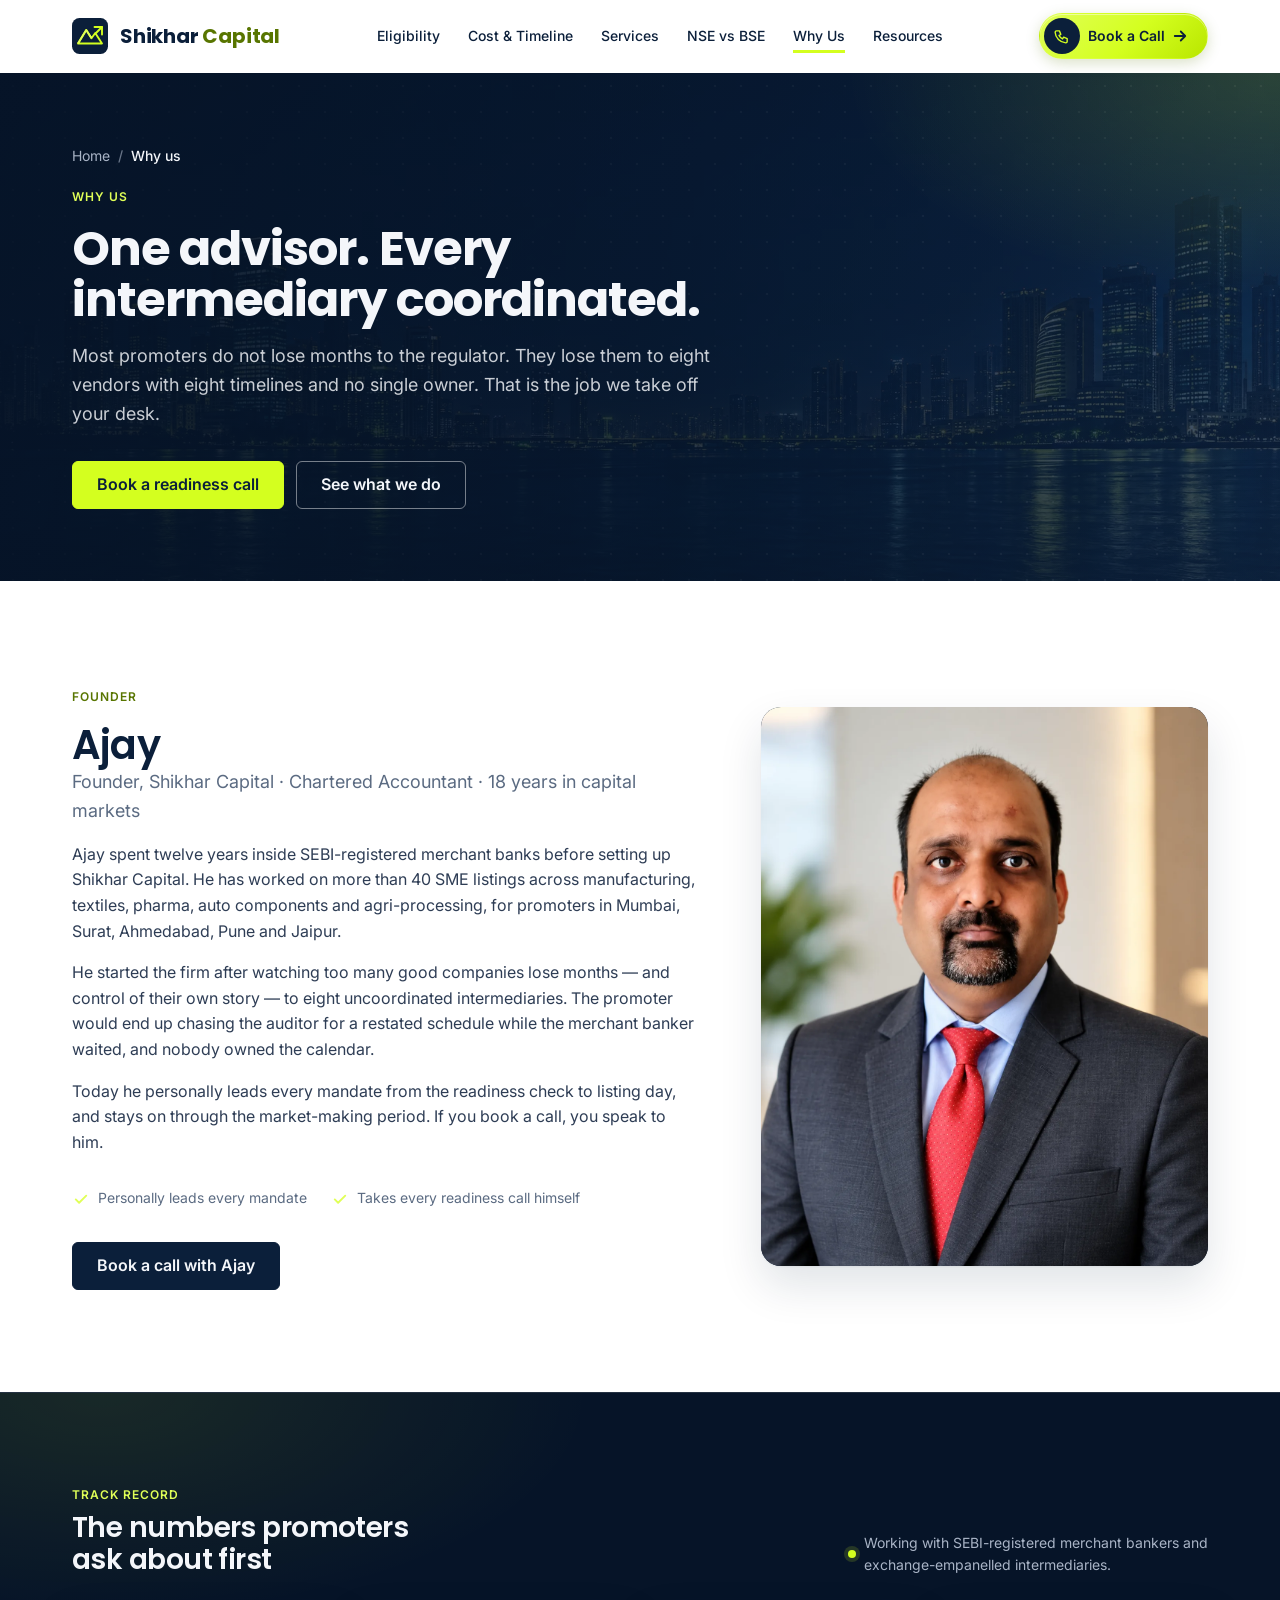
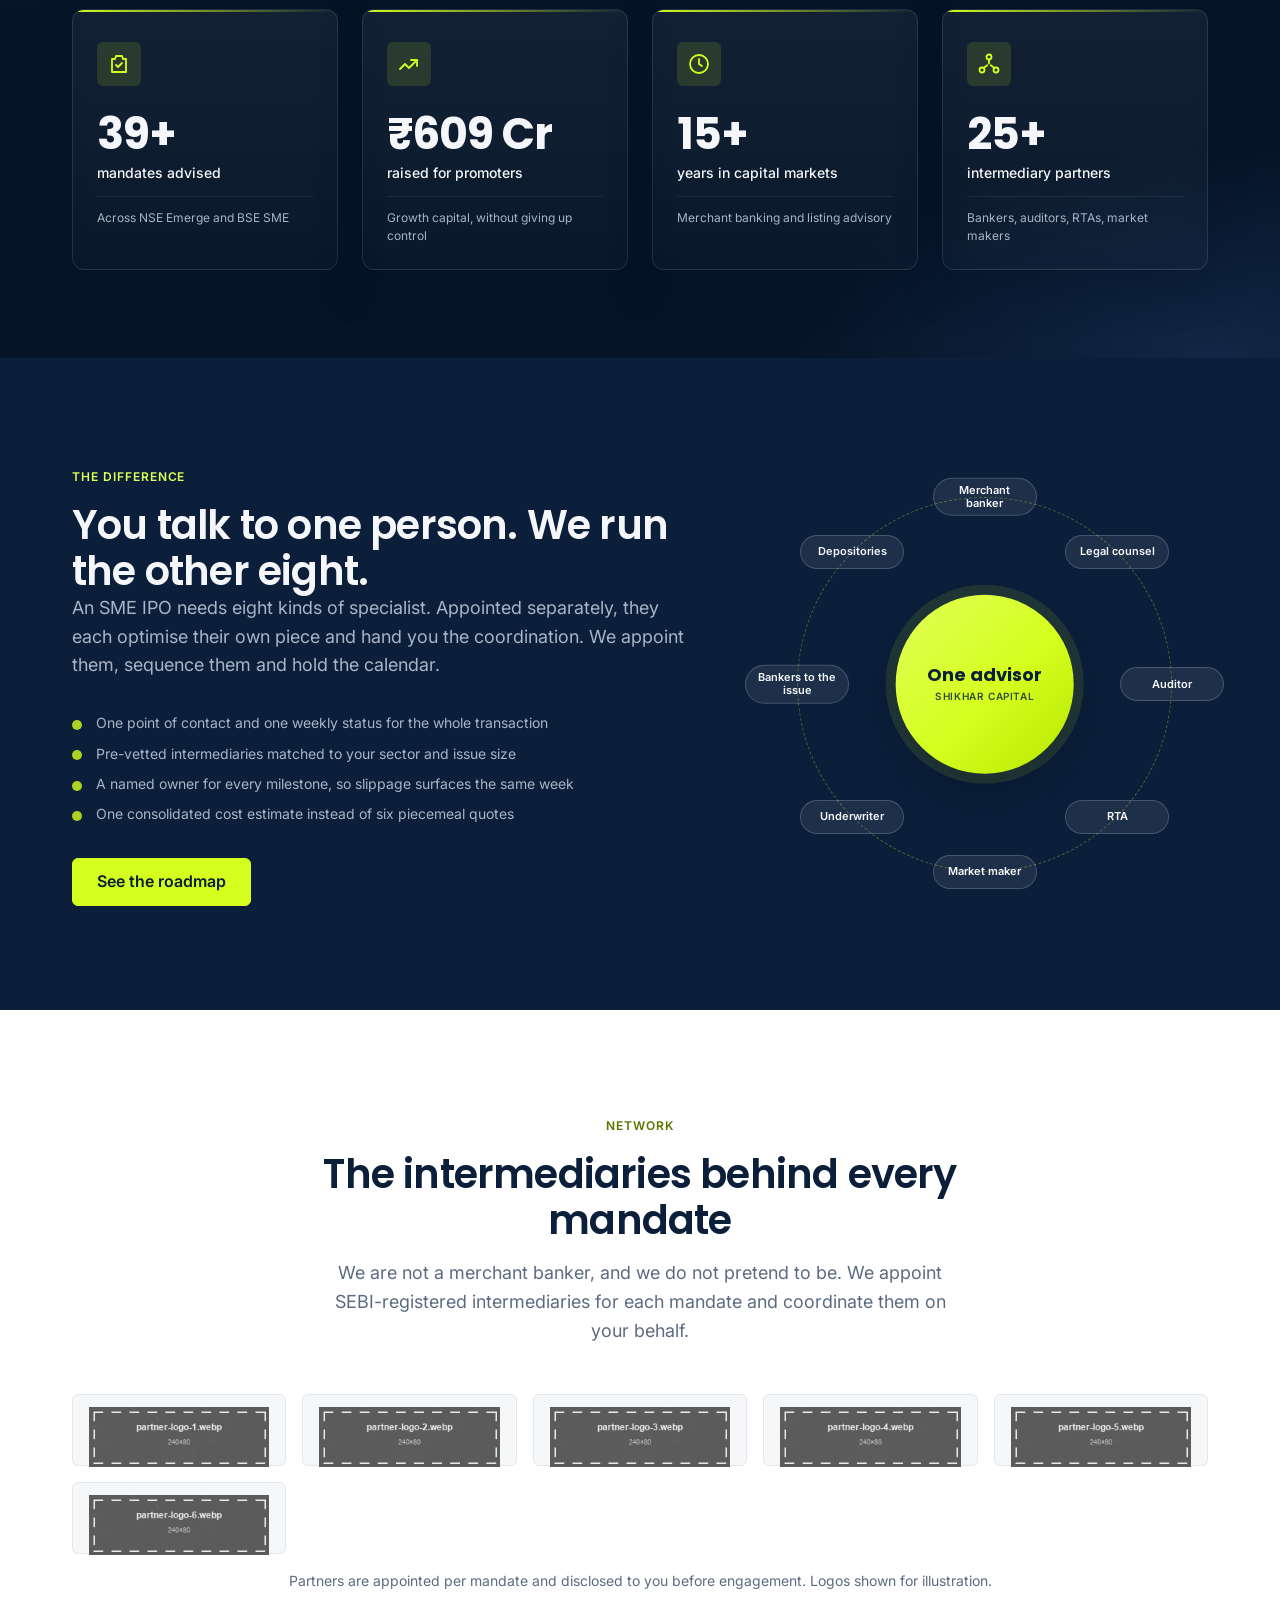
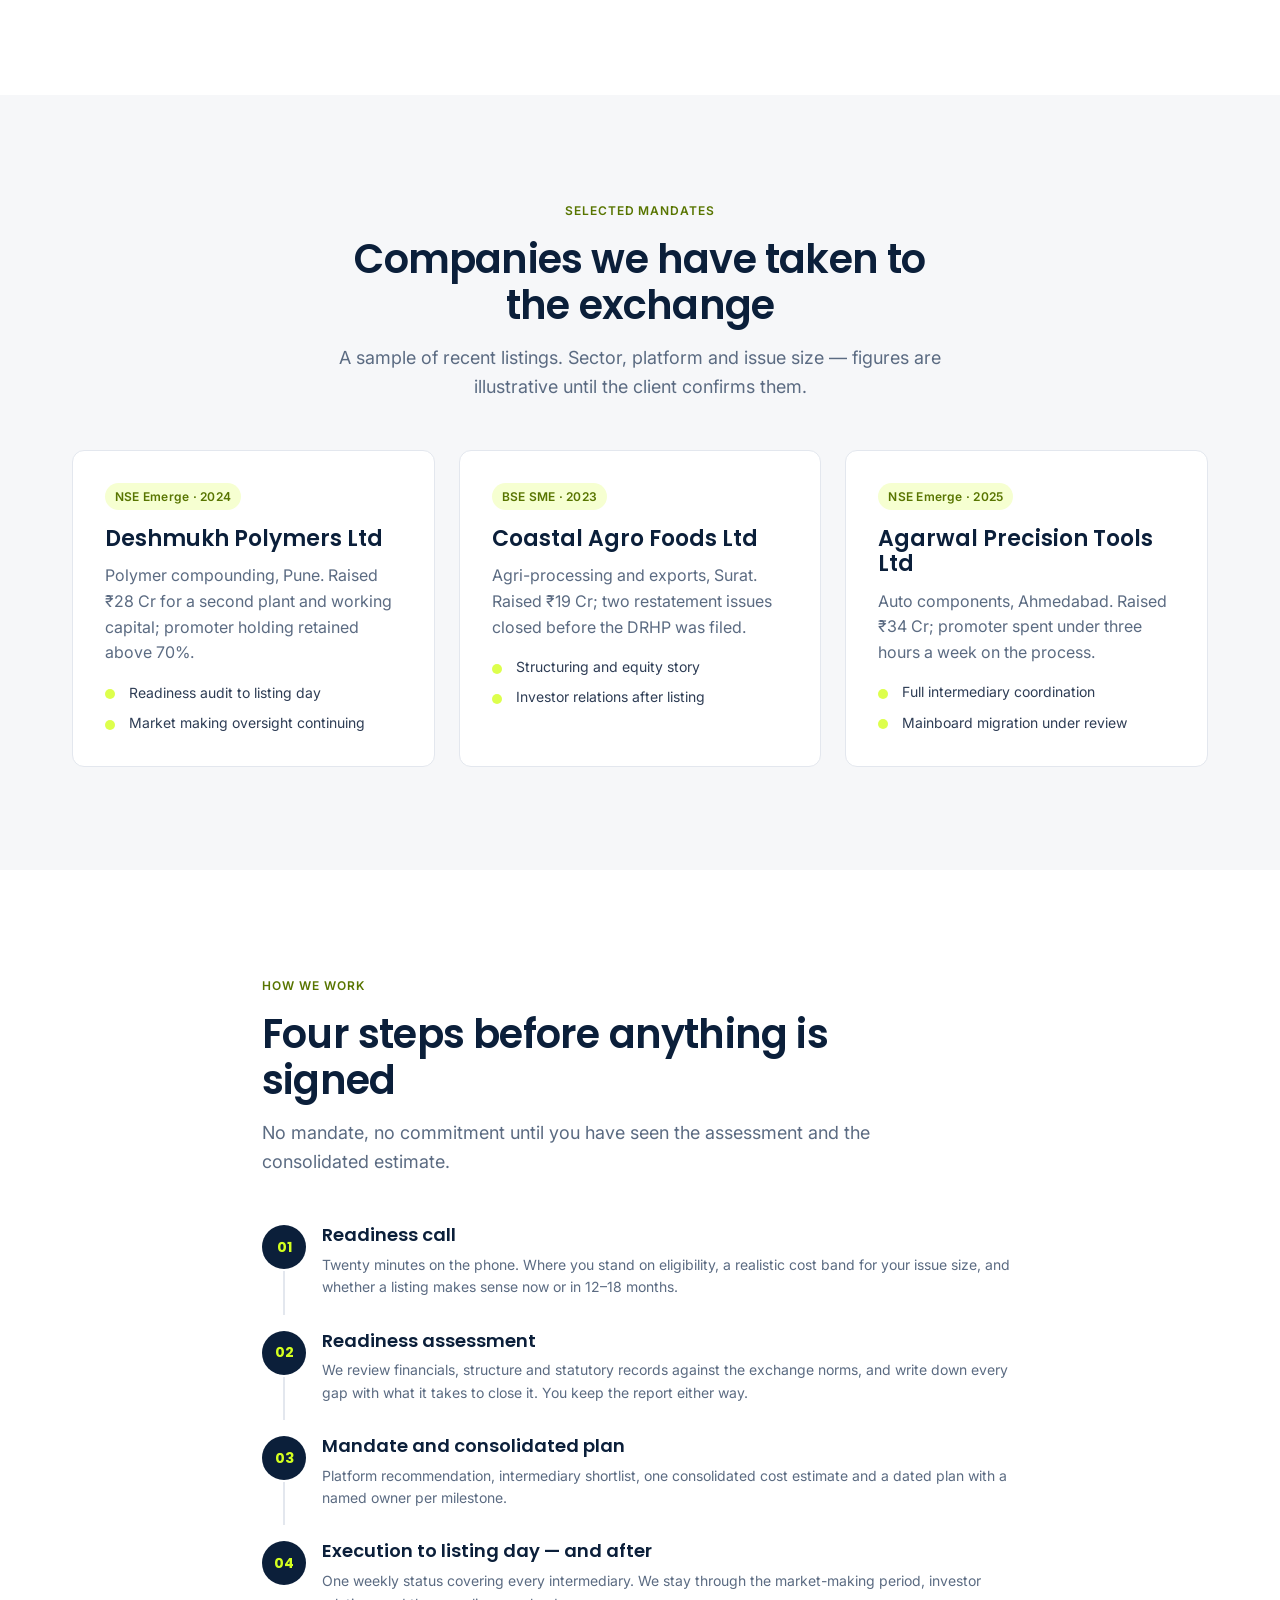
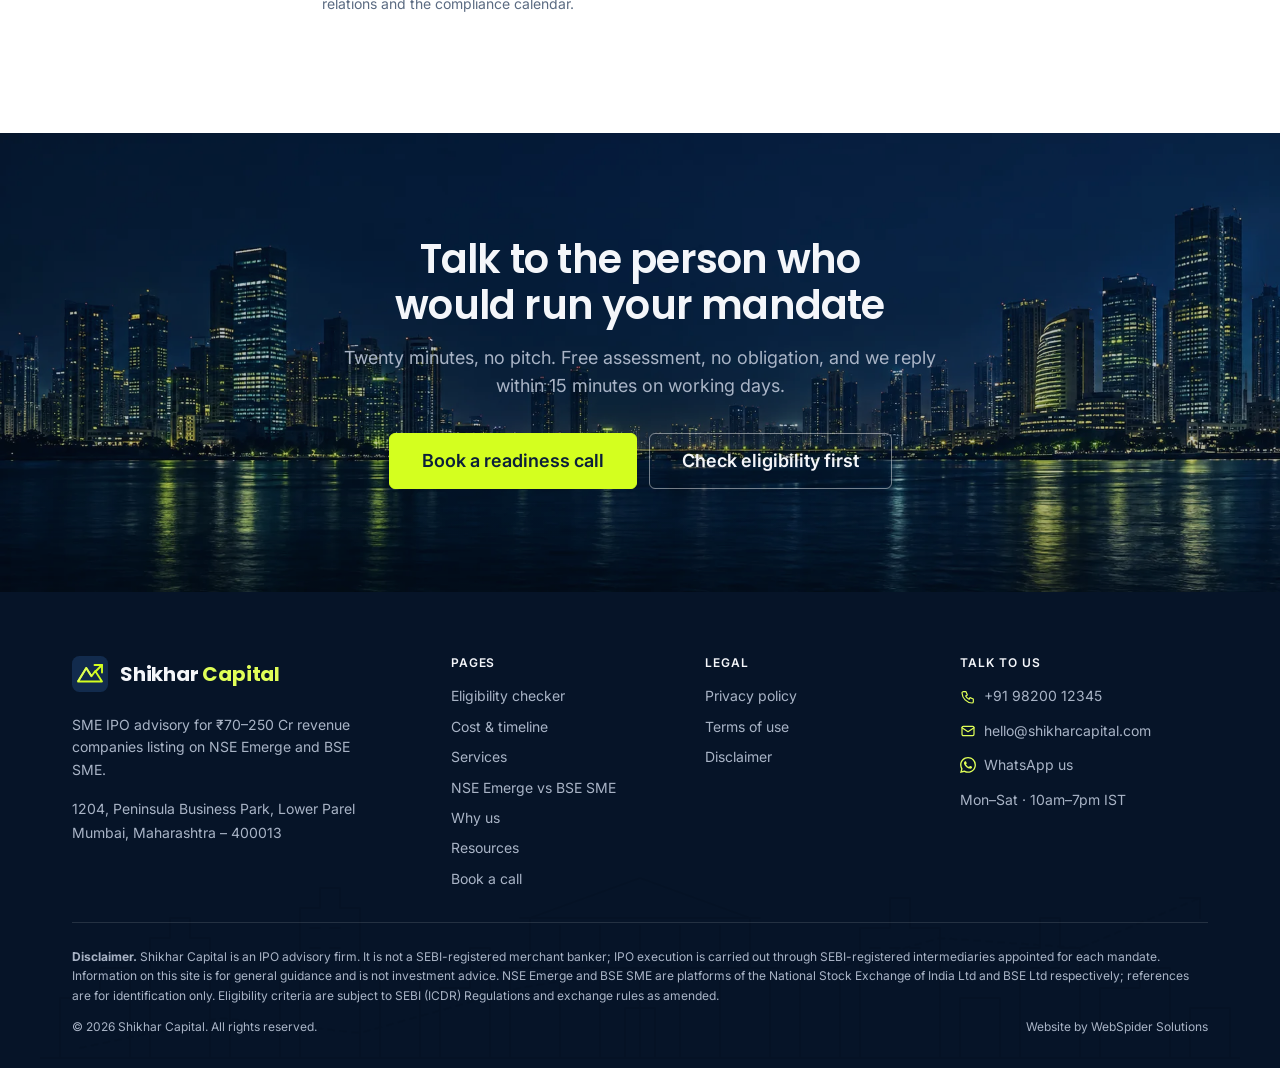
<file: v1/about.html>
<!DOCTYPE html>
<html lang="en-IN">
<head>
  <meta charset="utf-8">
  <meta name="viewport" content="width=device-width, initial-scale=1">
  <title>Why Shikhar Capital — one advisor for your SME IPO | Shikhar Capital</title>
  <meta name="description" content="Meet the founder, see the intermediary network behind every mandate, and how one advisor replaces eight vendors from readiness check to listing day.">
  <!-- TODO: confirm production domain with client -->
  <link rel="canonical" href="https://www.shikharcapital.com/about">
  <meta name="theme-color" content="#0B1F3A">

  <!-- Open Graph / Twitter -->
  <meta property="og:type" content="website">
  <meta property="og:site_name" content="Shikhar Capital">
  <meta property="og:title" content="One advisor. Every intermediary coordinated.">
  <meta property="og:description" content="The founder, the network and the way we work — why promoters hand the coordination to us.">
  <meta property="og:url" content="https://www.shikharcapital.com/about">
  <meta property="og:image" content="https://www.shikharcapital.com/images/og-about.jpg">
  <meta property="og:locale" content="en_IN">
  <meta name="twitter:card" content="summary_large_image">

  <!-- Fonts -->
  <link rel="preconnect" href="https://fonts.googleapis.com">
  <link rel="preconnect" href="https://fonts.gstatic.com" crossorigin>
  <link href="https://fonts.googleapis.com/css2?family=Inter:wght@400;500;600&family=Poppins:wght@500;600;700&display=swap" rel="stylesheet">

  <link rel="icon" href="images/logo-mark.svg" type="image/svg+xml">
  <link rel="stylesheet" href="assets/style.css">
  <script defer src="assets/main.js"></script>

  <!-- Structured data: Organization + ProfessionalService (placeholders marked XXXX) -->
  <script type="application/ld+json">
  {
    "@context": "https://schema.org",
    "@graph": [
      {
        "@type": "Organization",
        "@id": "https://www.shikharcapital.com/#org",
        "name": "Shikhar Capital",
        "url": "https://www.shikharcapital.com/",
        "logo": "https://www.shikharcapital.com/images/logo-mark.svg",
        "email": "hello@shikharcapital.com",
        "contactPoint": {
          "@type": "ContactPoint",
          "telephone": "+91-98200-12345",
          "contactType": "sales",
          "areaServed": "IN",
          "availableLanguage": ["en", "hi"]
        },
        "sameAs": ["https://www.linkedin.com/company/shikhar-capital"]
      },
      {
        "@type": "ProfessionalService",
        "@id": "https://www.shikharcapital.com/#service",
        "name": "Shikhar Capital — SME IPO Advisory",
        "parentOrganization": { "@id": "https://www.shikharcapital.com/#org" },
        "url": "https://www.shikharcapital.com/",
        "description": "SME IPO advisory for ₹70–250 Cr revenue companies listing on NSE Emerge and BSE SME. One advisor coordinates every intermediary from readiness check to listing day, with a single consolidated plan.",
        "telephone": "+91-98200-12345",
        "priceRange": "₹₹₹",
        "address": {
          "@type": "PostalAddress",
          "streetAddress": "1204, Peninsula Business Park, Lower Parel",
          "addressLocality": "Mumbai",
          "addressRegion": "Maharashtra",
          "postalCode": "400013",
          "addressCountry": "IN"
        },
        "areaServed": { "@type": "Country", "name": "India" },
        "serviceType": ["SME IPO Advisory", "NSE Emerge Listing", "BSE SME Listing"],
        "knowsAbout": ["SME IPO", "NSE Emerge", "BSE SME", "DRHP", "IPO readiness", "Merchant banker coordination"]
      }
    ]
  }
  </script>

  <!-- Structured data: BreadcrumbList (mirrors the visible breadcrumb) -->
  <script type="application/ld+json">
  {
    "@context": "https://schema.org",
    "@type": "BreadcrumbList",
    "itemListElement": [
      { "@type": "ListItem", "position": 1, "name": "Home", "item": "https://www.shikharcapital.com/" },
      { "@type": "ListItem", "position": 2, "name": "Why us", "item": "https://www.shikharcapital.com/about" }
    ]
  }
  </script>

  <!-- Structured data: AboutPage + Person. SAMPLE DATA: founder name/role to be confirmed. -->
  <script type="application/ld+json">
  {
    "@context": "https://schema.org",
    "@type": "AboutPage",
    "url": "https://www.shikharcapital.com/about",
    "name": "Why Shikhar Capital — one advisor for your SME IPO",
    "about": { "@id": "https://www.shikharcapital.com/#org" },
    "mainEntity": {
      "@type": "Person",
      "name": "Ajay",
      "jobTitle": "Founder",
      "worksFor": { "@id": "https://www.shikharcapital.com/#org" },
      "knowsAbout": ["SME IPO", "NSE Emerge", "BSE SME", "IPO readiness", "Merchant banker coordination"]
    }
  }
  </script>
</head>
<body>

  <a class="skip-link" href="#main">Skip to content</a>

  <!-- ==================================================================
       SHARED: SITE HEADER — copy verbatim to every page.
       Keep in sync across all v1/*.html pages. Do not edit per page;
       aria-current is set by main.js.
       ================================================================== -->
  <header class="site-header">
    <div class="container site-header__inner">
      <a class="brand" href="index.html" aria-label="Shikhar Capital — home">
        <svg class="brand__mark" viewBox="0 0 48 48" aria-hidden="true" focusable="false">
          <rect width="48" height="48" rx="10" fill="#0B1F3A"/>
          <path d="M8 34 L19 16 L26 27 L31 20 L40 34 Z" fill="none" stroke="#D4FF1F" stroke-width="2.5" stroke-linejoin="round"/>
          <path d="M8 34 L19 16 L26 27" fill="none" stroke="#E0FF57" stroke-width="2.5" stroke-linejoin="round"/>
          <path d="M30 12 L40 12 L40 22" fill="none" stroke="#D4FF1F" stroke-width="2.5" stroke-linecap="round" stroke-linejoin="round"/>
          <path d="M40 12 L32 20" fill="none" stroke="#D4FF1F" stroke-width="2.5" stroke-linecap="round"/>
        </svg>
        <span class="brand__name">Shikhar <em>Capital</em></span>
      </a>

      <nav class="site-nav" id="site-nav" aria-label="Primary">
        <!-- On phones each link shows an icon tile + one-line description (.site-nav__desc); desktop shows the label only -->
        <ul class="site-nav__list">
          <li><a href="sme-ipo-eligibility.html"><span class="site-nav__icon" aria-hidden="true"><svg viewBox="0 0 24 24" fill="none" stroke="currentColor" stroke-width="1.8" stroke-linecap="round" stroke-linejoin="round"><path d="M9 12l2 2 4-4"/><path d="M12 3l8 4v5c0 5-3.5 8-8 9-4.5-1-8-4-8-9V7z"/></svg></span><span class="site-nav__text">Eligibility<small class="site-nav__desc">60-second readiness check</small></span></a></li>
          <li><a href="sme-ipo-cost-timeline.html"><span class="site-nav__icon" aria-hidden="true"><svg viewBox="0 0 24 24" fill="none" stroke="currentColor" stroke-width="1.8" stroke-linecap="round" stroke-linejoin="round"><circle cx="12" cy="12" r="9"/><path d="M12 7v5l3 2"/></svg></span><span class="site-nav__text">Cost &amp; Timeline<small class="site-nav__desc">What it costs, step by step</small></span></a></li>
          <li><a href="services.html"><span class="site-nav__icon" aria-hidden="true"><svg viewBox="0 0 24 24" fill="none" stroke="currentColor" stroke-width="1.8" stroke-linecap="round" stroke-linejoin="round"><path d="M12 3v18M5 8l7-5 7 5M5 16l7 5 7-5"/></svg></span><span class="site-nav__text">Services<small class="site-nav__desc">Pre-IPO · Execution · Post-listing</small></span></a></li>
          <li><a href="nse-emerge-vs-bse-sme.html"><span class="site-nav__icon" aria-hidden="true"><svg viewBox="0 0 24 24" fill="none" stroke="currentColor" stroke-width="1.8" stroke-linecap="round" stroke-linejoin="round"><path d="M4 19h16M6 16V9M10 16V5M14 16v-6M18 16V7"/></svg></span><span class="site-nav__text">NSE vs BSE<small class="site-nav__desc">Which platform fits you</small></span></a></li>
          <li><a href="about.html"><span class="site-nav__icon" aria-hidden="true"><svg viewBox="0 0 24 24" fill="none" stroke="currentColor" stroke-width="1.8" stroke-linecap="round" stroke-linejoin="round"><circle cx="12" cy="8" r="4"/><path d="M4 21a8 8 0 0 1 16 0"/></svg></span><span class="site-nav__text">Why Us<small class="site-nav__desc">One advisor, every intermediary</small></span></a></li>
          <li><a href="resources.html"><span class="site-nav__icon" aria-hidden="true"><svg viewBox="0 0 24 24" fill="none" stroke="currentColor" stroke-width="1.8" stroke-linecap="round" stroke-linejoin="round"><path d="M4 5h6a3 3 0 0 1 3 3v12a2 2 0 0 0-2-2H4z"/><path d="M20 5h-6a3 3 0 0 0-3 3v12a2 2 0 0 1 2-2h7z"/></svg></span><span class="site-nav__text">Resources<small class="site-nav__desc">Guides &amp; checklists</small></span></a></li>
        </ul>

        <!-- Phone-only footer of the menu -->
        <div class="site-nav__foot">
          <a class="btn btn--accent btn--block site-nav__cta" href="#book" data-book>
            <svg viewBox="0 0 24 24" fill="none" stroke="currentColor" stroke-width="1.8" stroke-linecap="round" stroke-linejoin="round" aria-hidden="true"><rect x="3" y="5" width="18" height="16" rx="2"/><path d="M3 10h18M8 3v4M16 3v4"/></svg>
            Book a readiness call
          </a>
          <div class="site-nav__quick">
            <a href="tel:+919820012345"><svg viewBox="0 0 24 24" fill="none" stroke="currentColor" stroke-width="1.8" stroke-linecap="round" stroke-linejoin="round" aria-hidden="true"><path d="M5 4h4l2 5-2.5 1.5a11 11 0 0 0 5 5L15 13l5 2v4a2 2 0 0 1-2 2A16 16 0 0 1 3 6a2 2 0 0 1 2-2z"/></svg>Call us</a>
            <a href="https://wa.me/919820012345?text=Hi%20Shikhar%20Capital%2C%20I%27d%20like%20to%20check%20if%20my%20company%20is%20SME%20IPO-ready." target="_blank" rel="noopener"><svg viewBox="0 0 24 24" fill="currentColor" aria-hidden="true"><path d="M17.472 14.382c-.297-.149-1.758-.867-2.03-.967-.273-.099-.471-.148-.67.15-.197.297-.767.966-.94 1.164-.173.199-.347.223-.644.075-.297-.15-1.255-.463-2.39-1.475-.883-.788-1.48-1.761-1.653-2.059-.173-.297-.018-.458.13-.606.134-.133.298-.347.446-.52.149-.174.198-.298.298-.497.099-.198.05-.371-.025-.52-.075-.149-.669-1.612-.916-2.207-.242-.579-.487-.5-.669-.51-.173-.008-.371-.01-.57-.01-.198 0-.52.074-.792.372-.272.297-1.04 1.016-1.04 2.479 0 1.462 1.065 2.875 1.213 3.074.149.198 2.096 3.2 5.077 4.487.709.306 1.262.489 1.694.625.712.227 1.36.195 1.871.118.571-.085 1.758-.719 2.006-1.413.248-.694.248-1.289.173-1.413-.074-.124-.272-.198-.57-.347m-5.421 7.403h-.004a9.87 9.87 0 01-5.031-1.378l-.361-.214-3.741.982.998-3.648-.235-.374a9.86 9.86 0 01-1.51-5.26c.001-5.45 4.436-9.884 9.888-9.884 2.64 0 5.122 1.03 6.988 2.898a9.825 9.825 0 012.893 6.994c-.003 5.45-4.437 9.885-9.885 9.885m8.413-18.297A11.815 11.815 0 0012.05 0C5.495 0 .16 5.335.157 11.892c0 2.096.547 4.142 1.588 5.945L.057 24l6.305-1.654a11.882 11.882 0 005.683 1.448h.005c6.554 0 11.89-5.335 11.893-11.893a11.821 11.821 0 00-3.48-8.413Z"/></svg>WhatsApp</a>
          </div>
          <!-- SAMPLE DATA: contact details -->
          <p class="site-nav__contact"><a href="mailto:hello@shikharcapital.com">hello@shikharcapital.com</a><span>Mon–Sat · 10am–7pm IST · Reply within 15 min</span></p>
        </div>
      </nav>

      <div class="site-header__right">
        <a class="btn btn--accent btn--sm site-header__cta" href="#book" data-book>
          <span class="site-header__cta-icon" aria-hidden="true"><svg viewBox="0 0 24 24" fill="none" stroke="currentColor" stroke-width="2" stroke-linecap="round" stroke-linejoin="round"><path d="M5 4h4l2 5-2.5 1.5a11 11 0 0 0 5 5L15 13l5 2v4a2 2 0 0 1-2 2A16 16 0 0 1 3 6a2 2 0 0 1 2-2z"/></svg></span>
          <span>Book a Call</span>
          <svg class="site-header__cta-arrow" viewBox="0 0 24 24" fill="none" stroke="currentColor" stroke-width="2.4" stroke-linecap="round" stroke-linejoin="round" aria-hidden="true"><path d="M5 12h14M13 6l6 6-6 6"/></svg>
        </a>
        <button class="nav-toggle" type="button" aria-expanded="false" aria-controls="site-nav" aria-label="Open menu">
          <svg class="icon-menu" viewBox="0 0 24 24" fill="none" stroke="currentColor" stroke-width="2" stroke-linecap="round" aria-hidden="true"><path d="M4 7h16M4 12h16M4 17h16"/></svg>
          <svg class="icon-close" viewBox="0 0 24 24" fill="none" stroke="currentColor" stroke-width="2" stroke-linecap="round" aria-hidden="true"><path d="M6 6l12 12M18 6L6 18"/></svg>
        </button>
      </div>
    </div>
  </header>
  <!-- /SHARED: SITE HEADER -->

  <main id="main">

    <!-- ============================ PAGE HERO ============================ -->
    <section class="page-hero" aria-labelledby="page-title">
      <img class="page-hero__bg" src="images/cta-bg.webp" alt="" width="1920" height="800" loading="lazy" decoding="async">
      <div class="container page-hero__inner">
        <div class="page-hero__content">
          <nav class="crumbs" aria-label="Breadcrumb">
            <ol>
              <li><a href="index.html">Home</a></li>
              <li aria-current="page">Why us</li>
            </ol>
          </nav>
          <span class="eyebrow">Why us</span>
          <h1 id="page-title">One advisor. Every intermediary coordinated.</h1>
          <p class="lead">Most promoters do not lose months to the regulator. They lose them to eight vendors with eight timelines and no single owner. That is the job we take off your desk.</p>
          <div class="btn-row">
            <a class="btn btn--accent" href="#book" data-book>Book a readiness call</a>
            <a class="btn btn--outline-light" href="services.html">See what we do</a>
          </div>
        </div>
      </div>
    </section>

    <!-- ============================ FOUNDER ============================ -->
    <section class="section" id="founder" aria-labelledby="founder-title">
      <div class="container split">
        <div>
          <span class="eyebrow">Founder</span>
          <!-- SAMPLE DATA: founder name, bio and figures — client to supply the real photo and bio -->
          <h2 id="founder-title"><span data-placeholder>Ajay</span></h2>
          <p class="lead"><span data-placeholder>Founder, Shikhar Capital · Chartered Accountant · 18 years in capital markets</span></p>
          <div data-placeholder>
            <p class="mt-4">Ajay spent twelve years inside SEBI-registered merchant banks before setting up Shikhar Capital. He has worked on more than 40 SME listings across manufacturing, textiles, pharma, auto components and agri-processing, for promoters in Mumbai, Surat, Ahmedabad, Pune and Jaipur.</p>
            <p class="mt-4">He started the firm after watching too many good companies lose months — and control of their own story — to eight uncoordinated intermediaries. The promoter would end up chasing the auditor for a restated schedule while the merchant banker waited, and nobody owned the calendar.</p>
            <p class="mt-4">Today he personally leads every mandate from the readiness check to listing day, and stays on through the market-making period. If you book a call, you speak to him.</p>
          </div>
          <ul class="trust-list trust-list--light mt-6" aria-label="How he works">
            <li><svg viewBox="0 0 24 24" fill="none" stroke="currentColor" stroke-width="2.5" stroke-linecap="round" stroke-linejoin="round" aria-hidden="true"><path d="M5 12.5l4.5 4.5L19 7.5"/></svg>Personally leads every mandate</li>
            <li><svg viewBox="0 0 24 24" fill="none" stroke="currentColor" stroke-width="2.5" stroke-linecap="round" stroke-linejoin="round" aria-hidden="true"><path d="M5 12.5l4.5 4.5L19 7.5"/></svg>Takes every readiness call himself</li>
          </ul>
          <div class="btn-row mt-6">
            <a class="btn btn--navy" href="#book" data-book>Book a call with Ajay</a>
          </div>
        </div>
        <div class="media-frame media-frame--portrait" data-reveal>
          <!-- images/founder.webp (1200×1500 portrait) — client photo (source: user-uploads/founder-image.png) -->
          <img src="images/founder.webp" alt="Ajay, Founder of Shikhar Capital" width="1200" height="1500" loading="lazy" decoding="async">
        </div>
      </div>
    </section>

    <!-- ========================= PROOF STRIP (copied from the home page) ========================= -->
    <section class="section section--navy proof" id="proof" aria-labelledby="proof-title">
      <div class="container">
        <!-- SAMPLE DATA: client to confirm numbers. If unavailable at launch, replace with
             "Partners with SEBI-registered merchant bankers" style copy per brief. -->
        <div class="proof__head" data-reveal>
          <div>
            <span class="eyebrow">Track record</span>
            <h2 id="proof-title" class="proof__title">The numbers promoters ask about first</h2>
          </div>
          <p class="proof__note">Working with SEBI-registered merchant bankers and exchange-empanelled intermediaries.</p>
        </div>

        <div class="proof__grid">
          <div class="proof__card stat" data-reveal>
            <div class="icon-tile" aria-hidden="true">
              <svg viewBox="0 0 24 24" fill="none" stroke="currentColor" stroke-width="1.8" stroke-linecap="round" stroke-linejoin="round"><path d="M9 4h6l1 3h3v13H5V7h3z"/><path d="M9 13l2 2 4-4"/></svg>
            </div>
            <span class="stat__value"><span data-placeholder data-count="40">40</span>+</span>
            <span class="stat__label">mandates advised</span>
            <span class="proof__desc">Across NSE Emerge and BSE SME</span>
          </div>
          <div class="proof__card stat" data-reveal style="--reveal-delay: 100ms">
            <div class="icon-tile" aria-hidden="true">
              <svg viewBox="0 0 24 24" fill="none" stroke="currentColor" stroke-width="1.8" stroke-linecap="round" stroke-linejoin="round"><path d="M3 17l5-5 4 4 8-8"/><path d="M14 8h6v6"/></svg>
            </div>
            <span class="stat__value"><span class="rupee">₹</span><span data-placeholder data-count="620">620</span> Cr</span>
            <span class="stat__label">raised for promoters</span>
            <span class="proof__desc">Growth capital, without giving up control</span>
          </div>
          <div class="proof__card stat" data-reveal style="--reveal-delay: 200ms">
            <div class="icon-tile" aria-hidden="true">
              <svg viewBox="0 0 24 24" fill="none" stroke="currentColor" stroke-width="1.8" stroke-linecap="round" stroke-linejoin="round"><circle cx="12" cy="12" r="9"/><path d="M12 7v5l3 2"/></svg>
            </div>
            <span class="stat__value"><span data-placeholder data-count="15">15</span>+</span>
            <span class="stat__label">years in capital markets</span>
            <span class="proof__desc">Merchant banking and listing advisory</span>
          </div>
          <div class="proof__card stat" data-reveal style="--reveal-delay: 300ms">
            <div class="icon-tile" aria-hidden="true">
              <svg viewBox="0 0 24 24" fill="none" stroke="currentColor" stroke-width="1.8" stroke-linecap="round" stroke-linejoin="round"><circle cx="12" cy="5" r="2.5"/><circle cx="5" cy="18" r="2.5"/><circle cx="19" cy="18" r="2.5"/><path d="M12 7.5v4M10.2 13.2L6.6 16M13.8 13.2l3.6 2.8"/></svg>
            </div>
            <span class="stat__value"><span data-placeholder data-count="25">25</span>+</span>
            <span class="stat__label">intermediary partners</span>
            <span class="proof__desc">Bankers, auditors, RTAs, market makers</span>
          </div>
        </div>
      </div>
    </section>

    <!-- ============================ ONE VS EIGHT ============================ -->
    <section class="section section--navy" id="one-advisor" aria-labelledby="one-advisor-title">
      <div class="container split">
        <div>
          <span class="eyebrow">The difference</span>
          <h2 id="one-advisor-title">You talk to one person. We run the other eight.</h2>
          <p class="lead">An SME IPO needs eight kinds of specialist. Appointed separately, they each optimise their own piece and hand you the coordination. We appoint them, sequence them and hold the calendar.</p>
          <ul class="card__list mt-6">
            <li>One point of contact and one weekly status for the whole transaction</li>
            <li>Pre-vetted intermediaries matched to your sector and issue size</li>
            <li>A named owner for every milestone, so slippage surfaces the same week</li>
            <li>One consolidated cost estimate instead of six piecemeal quotes</li>
          </ul>
          <div class="btn-row mt-6">
            <a class="btn btn--accent" href="sme-ipo-cost-timeline.html">See the roadmap</a>
          </div>
        </div>
        <div class="orbit" data-reveal aria-hidden="true">
          <div class="orbit__core"><span><b>One advisor</b><small>Shikhar Capital</small></span></div>
          <div class="orbit__nodes">
            <span class="orbit__node" style="--x: 50.0%; --y: 8.0%">Merchant banker</span>
            <span class="orbit__node" style="--x: 79.7%; --y: 20.3%">Legal counsel</span>
            <span class="orbit__node" style="--x: 92.0%; --y: 50.0%">Auditor</span>
            <span class="orbit__node" style="--x: 79.7%; --y: 79.7%">RTA</span>
            <span class="orbit__node" style="--x: 50.0%; --y: 92.0%">Market maker</span>
            <span class="orbit__node" style="--x: 20.3%; --y: 79.7%">Underwriter</span>
            <span class="orbit__node" style="--x: 8.0%; --y: 50.0%">Bankers to the issue</span>
            <span class="orbit__node" style="--x: 20.3%; --y: 20.3%">Depositories</span>
          </div>
        </div>
        <p class="visually-hidden">Shikhar Capital coordinates eight intermediaries: merchant banker, legal counsel, auditor, registrar and transfer agent, market maker, underwriter, bankers to the issue and the depositories.</p>
      </div>
    </section>

    <!-- ============================ NETWORK ============================ -->
    <section class="section" id="network" aria-labelledby="network-title">
      <div class="container">
        <div class="section__head">
          <span class="eyebrow">Network</span>
          <h2 id="network-title">The intermediaries behind every mandate</h2>
          <p class="lead">We are not a merchant banker, and we do not pretend to be. We appoint SEBI-registered intermediaries for each mandate and coordinate them on your behalf.</p>
        </div>
        <!-- IMAGE SLOTS: images/partner-logo-1..6.webp (240×80). SAMPLE DATA: roles shown until the client confirms partners. -->
        <ul class="logo-row" aria-label="Intermediary partners">
          <li><img src="images/partner-logo-1.webp" alt="SEBI-registered merchant banker" width="240" height="80" loading="lazy" decoding="async"></li>
          <li><img src="images/partner-logo-2.webp" alt="Legal counsel" width="240" height="80" loading="lazy" decoding="async"></li>
          <li><img src="images/partner-logo-3.webp" alt="Peer-reviewed auditor" width="240" height="80" loading="lazy" decoding="async"></li>
          <li><img src="images/partner-logo-4.webp" alt="Registrar and transfer agent" width="240" height="80" loading="lazy" decoding="async"></li>
          <li><img src="images/partner-logo-5.webp" alt="Market maker" width="240" height="80" loading="lazy" decoding="async"></li>
          <li><img src="images/partner-logo-6.webp" alt="Depository participant" width="240" height="80" loading="lazy" decoding="async"></li>
        </ul>
        <p class="note text-center mt-4">Partners are appointed per mandate and disclosed to you before engagement. Logos shown for illustration.</p>
      </div>
    </section>

    <!-- ============================ MANDATES ============================ -->
    <section class="section section--paper" id="mandates" aria-labelledby="mandates-title">
      <div class="container">
        <div class="section__head">
          <span class="eyebrow">Selected mandates</span>
          <h2 id="mandates-title">Companies we have taken to the exchange</h2>
          <p class="lead">A sample of recent listings. Sector, platform and issue size — figures are illustrative until the client confirms them.</p>
        </div>
        <!-- SAMPLE DATA: all three mandate cards -->
        <div class="grid grid--3">
          <article class="card" data-reveal>
            <span class="chip">NSE Emerge · 2024</span>
            <h3 class="mt-4"><span data-placeholder>Deshmukh Polymers Ltd</span></h3>
            <p><span data-placeholder>Polymer compounding, Pune. Raised ₹28 Cr for a second plant and working capital; promoter holding retained above 70%.</span></p>
            <ul class="card__list">
              <li>Readiness audit to listing day</li>
              <li>Market making oversight continuing</li>
            </ul>
          </article>
          <article class="card" data-reveal style="--reveal-delay: 100ms">
            <span class="chip">BSE SME · 2023</span>
            <h3 class="mt-4"><span data-placeholder>Coastal Agro Foods Ltd</span></h3>
            <p><span data-placeholder>Agri-processing and exports, Surat. Raised ₹19 Cr; two restatement issues closed before the DRHP was filed.</span></p>
            <ul class="card__list">
              <li>Structuring and equity story</li>
              <li>Investor relations after listing</li>
            </ul>
          </article>
          <article class="card" data-reveal style="--reveal-delay: 200ms">
            <span class="chip">NSE Emerge · 2025</span>
            <h3 class="mt-4"><span data-placeholder>Agarwal Precision Tools Ltd</span></h3>
            <p><span data-placeholder>Auto components, Ahmedabad. Raised ₹34 Cr; promoter spent under three hours a week on the process.</span></p>
            <ul class="card__list">
              <li>Full intermediary coordination</li>
              <li>Mainboard migration under review</li>
            </ul>
          </article>
        </div>
      </div>
    </section>

    <!-- ============================ HOW WE WORK ============================ -->
    <section class="section" id="how-we-work" aria-labelledby="how-title">
      <div class="container container--narrow">
        <div class="section__head section__head--left">
          <span class="eyebrow">How we work</span>
          <h2 id="how-title">Four steps before anything is signed</h2>
          <p class="lead">No mandate, no commitment until you have seen the assessment and the consolidated estimate.</p>
        </div>

        <ol class="steps">
          <li class="steps__item" data-reveal>
            <span class="steps__num">01</span>
            <div class="steps__body">
              <h3>Readiness call</h3>
              <p>Twenty minutes on the phone. Where you stand on eligibility, a realistic cost band for your issue size, and whether a listing makes sense now or in 12–18 months.</p>
            </div>
          </li>
          <li class="steps__item" data-reveal style="--reveal-delay: 80ms">
            <span class="steps__num">02</span>
            <div class="steps__body">
              <h3>Readiness assessment</h3>
              <p>We review financials, structure and statutory records against the exchange norms, and write down every gap with what it takes to close it. You keep the report either way.</p>
            </div>
          </li>
          <li class="steps__item" data-reveal style="--reveal-delay: 160ms">
            <span class="steps__num">03</span>
            <div class="steps__body">
              <h3>Mandate and consolidated plan</h3>
              <p>Platform recommendation, intermediary shortlist, one consolidated cost estimate and a dated plan with a named owner per milestone.</p>
            </div>
          </li>
          <li class="steps__item" data-reveal style="--reveal-delay: 240ms">
            <span class="steps__num">04</span>
            <div class="steps__body">
              <h3>Execution to listing day — and after</h3>
              <p>One weekly status covering every intermediary. We stay through the market-making period, investor relations and the compliance calendar.</p>
            </div>
          </li>
        </ol>
      </div>
    </section>

    <!-- ============================ FINAL CTA ============================ -->
    <section class="section section--navy final-cta" aria-labelledby="cta-title">
      <!-- IMAGE: images/cta-bg.webp — client's night skyline -->
      <img class="final-cta__bg" src="images/cta-bg.webp" alt="" width="1920" height="800" loading="lazy" decoding="async">
      <div class="container">
        <div class="section__head">
          <h2 id="cta-title">Talk to the person who would run your mandate</h2>
          <p class="lead">Twenty minutes, no pitch. Free assessment, no obligation, and we reply within 15 minutes on working days.</p>
          <div class="btn-row">
            <a class="btn btn--accent btn--lg" href="#book" data-book>Book a readiness call</a>
            <a class="btn btn--outline-light btn--lg" href="sme-ipo-eligibility.html">Check eligibility first</a>
          </div>
        </div>
      </div>
    </section>
  </main>

  <!-- ==================================================================
       SHARED: SITE FOOTER — copy verbatim to every page.
       Keep in sync across all v1/*.html pages.
       ================================================================== -->
  <footer class="site-footer">
    <div class="container">
      <div class="footer__grid">
        <div>
          <a class="brand" href="index.html" aria-label="Shikhar Capital — home">
            <svg class="brand__mark" viewBox="0 0 48 48" aria-hidden="true" focusable="false">
              <rect width="48" height="48" rx="10" fill="#122B4D"/>
              <path d="M8 34 L19 16 L26 27 L31 20 L40 34 Z" fill="none" stroke="#D4FF1F" stroke-width="2.5" stroke-linejoin="round"/>
              <path d="M8 34 L19 16 L26 27" fill="none" stroke="#E0FF57" stroke-width="2.5" stroke-linejoin="round"/>
              <path d="M30 12 L40 12 L40 22" fill="none" stroke="#D4FF1F" stroke-width="2.5" stroke-linecap="round" stroke-linejoin="round"/>
              <path d="M40 12 L32 20" fill="none" stroke="#D4FF1F" stroke-width="2.5" stroke-linecap="round"/>
            </svg>
            <span class="brand__name">Shikhar <em>Capital</em></span>
          </a>
          <p class="footer__blurb">SME IPO advisory for ₹70–250 Cr revenue companies listing on NSE Emerge and BSE SME.</p>
          <!-- SAMPLE DATA: office address -->
          <address class="footer__addr">
            <span data-placeholder>1204, Peninsula Business Park, Lower Parel</span><br>
            <span data-placeholder>Mumbai, Maharashtra – 400013</span>
          </address>
        </div>

        <div>
          <h2 class="footer__title">Pages</h2>
          <ul class="footer__links">
            <li><a href="sme-ipo-eligibility.html">Eligibility checker</a></li>
            <li><a href="sme-ipo-cost-timeline.html">Cost &amp; timeline</a></li>
            <li><a href="services.html">Services</a></li>
            <li><a href="nse-emerge-vs-bse-sme.html">NSE Emerge vs BSE SME</a></li>
            <li><a href="about.html">Why us</a></li>
            <li><a href="resources.html">Resources</a></li>
            <li><a href="#book" data-book>Book a call</a></li>
          </ul>
        </div>

        <div>
          <h2 class="footer__title">Legal</h2>
          <ul class="footer__links">
            <li><a href="privacy.html">Privacy policy</a></li>
            <li><a href="terms.html">Terms of use</a></li>
            <li><a href="disclaimer.html">Disclaimer</a></li>
          </ul>
        </div>

        <div>
          <h2 class="footer__title">Talk to us</h2>
          <div class="footer__contact">
            <!-- SAMPLE DATA: phone, email -->
            <a href="tel:+919820012345"><svg viewBox="0 0 24 24" fill="none" stroke="currentColor" stroke-width="1.8" stroke-linecap="round" stroke-linejoin="round" aria-hidden="true"><path d="M5 4h4l2 5-2.5 1.5a11 11 0 0 0 5 5L15 13l5 2v4a2 2 0 0 1-2 2A16 16 0 0 1 3 6a2 2 0 0 1 2-2z"/></svg><span data-placeholder>+91 98200 12345</span></a>
            <a href="mailto:hello@shikharcapital.com"><svg viewBox="0 0 24 24" fill="none" stroke="currentColor" stroke-width="1.8" stroke-linecap="round" stroke-linejoin="round" aria-hidden="true"><rect x="3" y="5" width="18" height="14" rx="2"/><path d="M3 7l9 6 9-6"/></svg><span data-placeholder>hello@shikharcapital.com</span></a>
            <a href="https://wa.me/919820012345?text=Hi%20Shikhar%20Capital%2C%20I%27d%20like%20to%20check%20if%20my%20company%20is%20SME%20IPO-ready.%20Company%3A%20___%20%7C%20Revenue%20(FY)%3A%20___%20%7C%20City%3A%20___" target="_blank" rel="noopener"><svg viewBox="0 0 24 24" fill="currentColor" aria-hidden="true"><path d="M17.472 14.382c-.297-.149-1.758-.867-2.03-.967-.273-.099-.471-.148-.67.15-.197.297-.767.966-.94 1.164-.173.199-.347.223-.644.075-.297-.15-1.255-.463-2.39-1.475-.883-.788-1.48-1.761-1.653-2.059-.173-.297-.018-.458.13-.606.134-.133.298-.347.446-.52.149-.174.198-.298.298-.497.099-.198.05-.371-.025-.52-.075-.149-.669-1.612-.916-2.207-.242-.579-.487-.5-.669-.51-.173-.008-.371-.01-.57-.01-.198 0-.52.074-.792.372-.272.297-1.04 1.016-1.04 2.479 0 1.462 1.065 2.875 1.213 3.074.149.198 2.096 3.2 5.077 4.487.709.306 1.262.489 1.694.625.712.227 1.36.195 1.871.118.571-.085 1.758-.719 2.006-1.413.248-.694.248-1.289.173-1.413-.074-.124-.272-.198-.57-.347m-5.421 7.403h-.004a9.87 9.87 0 01-5.031-1.378l-.361-.214-3.741.982.998-3.648-.235-.374a9.86 9.86 0 01-1.51-5.26c.001-5.45 4.436-9.884 9.888-9.884 2.64 0 5.122 1.03 6.988 2.898a9.825 9.825 0 012.893 6.994c-.003 5.45-4.437 9.885-9.885 9.885m8.413-18.297A11.815 11.815 0 0012.05 0C5.495 0 .16 5.335.157 11.892c0 2.096.547 4.142 1.588 5.945L.057 24l6.305-1.654a11.882 11.882 0 005.683 1.448h.005c6.554 0 11.89-5.335 11.893-11.893a11.821 11.821 0 00-3.48-8.413Z"/></svg>WhatsApp us</a>
            <span>Mon–Sat · 10am–7pm IST</span>
          </div>
        </div>
      </div>

      <div class="footer__legal">
        <!-- SAMPLE DATA: disclaimer wording for legal review; must align with Google financial-services ad policy -->
        <p><strong>Disclaimer.</strong> Shikhar Capital is an IPO advisory firm. It is not a SEBI-registered merchant banker; IPO execution is carried out through SEBI-registered intermediaries appointed for each mandate. Information on this site is for general guidance and is not investment advice. NSE Emerge and BSE SME are platforms of the National Stock Exchange of India Ltd and BSE Ltd respectively; references are for identification only. Eligibility criteria are subject to SEBI (ICDR) Regulations and exchange rules as amended.</p>
        <div class="footer__copy">
          <span>© <span data-year>2026</span> Shikhar Capital. All rights reserved.</span>
          <span>Website by <a href="https://webspidersolutions.com" rel="noopener" target="_blank">WebSpider Solutions</a></span>
        </div>
      </div>
    </div>
  </footer>
  <!-- /SHARED: SITE FOOTER -->

  <!-- ==================================================================
       SHARED: ALWAYS-ON WIDGETS — copy verbatim to every page.
       Mobile bottom bar + "Book a call" split-screen dialog (opened by any [data-book] link;
       replaces the former book.html page). WhatsApp float + callback widget removed by the client.
       ================================================================== -->
  <dialog class="book" id="book" aria-labelledby="book-title">
    <div class="book__panel">
      <button class="book__close" type="button" data-book-close aria-label="Close">
        <svg viewBox="0 0 24 24" fill="none" stroke="currentColor" stroke-width="2.2" stroke-linecap="round" aria-hidden="true"><path d="M6 6l12 12M18 6L6 18"/></svg>
      </button>

      <!-- Left: what the call is -->
      <aside class="book__aside">
        <span class="book__handle" aria-hidden="true"></span>
        <img class="book__bg" src="images/cta-bg.webp" alt="" width="1920" height="800" loading="lazy" decoding="async">
        <div class="book__aside-body">
          <span class="book__eyebrow">Readiness call · 20 minutes</span>
          <h2 class="book__title" id="book-title">Twenty minutes with an advisor. No pitch.</h2>
          <p class="book__sub">We look at your numbers, tell you honestly where you stand, and what the next two steps would be.</p>
          <ul class="book__list">
            <li><svg viewBox="0 0 24 24" fill="none" stroke="currentColor" stroke-width="2.5" stroke-linecap="round" stroke-linejoin="round" aria-hidden="true"><path d="M5 12.5l4.5 4.5L19 7.5"/></svg>A first read on NSE Emerge / BSE SME eligibility</li>
            <li><svg viewBox="0 0 24 24" fill="none" stroke="currentColor" stroke-width="2.5" stroke-linecap="round" stroke-linejoin="round" aria-hidden="true"><path d="M5 12.5l4.5 4.5L19 7.5"/></svg>A realistic cost band for your issue size</li>
            <li><svg viewBox="0 0 24 24" fill="none" stroke="currentColor" stroke-width="2.5" stroke-linecap="round" stroke-linejoin="round" aria-hidden="true"><path d="M5 12.5l4.5 4.5L19 7.5"/></svg>Your next two steps, in writing, the same day</li>
          </ul>
          <!-- SAMPLE DATA: advisor name -->
          <div class="book__advisor">
            <img src="images/founder-face.webp" alt="" width="400" height="400" loading="lazy" decoding="async">
            <span><b><span data-placeholder>Ajay</span></b><small>Founder · takes every readiness call</small></span>
          </div>
          <p class="book__trust">Free · No obligation · Mon–Sat, 10am–7pm IST</p>
        </div>
      </aside>

      <!-- Right: the form -->
      <div class="book__main">
        <form class="book-form" id="book-form" novalidate aria-label="Book a readiness call">
          <div class="book-form__head">
            <h3>Book your call</h3>
            <p>Fill this in and we confirm a slot on WhatsApp within 15 minutes on working days.</p>
          </div>
          <div class="book-form__fields">
            <div class="book-form__row">
              <div class="field">
                <label for="bk-name">Your name</label>
                <input class="input" id="bk-name" name="name" type="text" autocomplete="name" required aria-describedby="bk-name-error" placeholder="Your name">
                <span class="field__error" id="bk-name-error" aria-live="polite"></span>
              </div>
              <div class="field">
                <label for="bk-company">Company name</label>
                <input class="input" id="bk-company" name="company" type="text" autocomplete="organization" required aria-describedby="bk-company-error" placeholder="Company name">
                <span class="field__error" id="bk-company-error" aria-live="polite"></span>
              </div>
            </div>
            <div class="book-form__row">
              <div class="field">
                <label for="bk-mobile">Mobile / WhatsApp</label>
                <input class="input" id="bk-mobile" name="mobile" type="tel" inputmode="numeric" autocomplete="tel-national" required aria-describedby="bk-mobile-error" placeholder="Mobile / WhatsApp (10 digits)">
                <span class="field__error" id="bk-mobile-error" aria-live="polite"></span>
              </div>
              <div class="field">
                <label for="bk-email">Email <span class="field__opt">(optional)</span></label>
                <input class="input" id="bk-email" name="email" type="email" autocomplete="email" aria-describedby="bk-email-error" placeholder="Email (optional)">
                <span class="field__error" id="bk-email-error" aria-live="polite"></span>
              </div>
            </div>
            <div class="book-form__row">
              <div class="field">
                <label for="bk-revenue">Annual revenue (last FY)</label>
                <select class="input input--select" id="bk-revenue" name="revenue" required aria-describedby="bk-revenue-error">
                  <option value="" selected disabled>Annual revenue (last FY)</option>
                  <option value="under-70">Under ₹70 Cr</option>
                  <option value="70-150">₹70–150 Cr</option>
                  <option value="150-250">₹150–250 Cr</option>
                  <option value="over-250">Over ₹250 Cr</option>
                </select>
                <span class="field__error" id="bk-revenue-error" aria-live="polite"></span>
              </div>
              <div class="field">
                <label for="bk-slot">Preferred time</label>
                <select class="input input--select" id="bk-slot" name="slot" required aria-describedby="bk-slot-error">
                  <option value="" selected disabled>Preferred time window</option>
                  <option value="morning">Morning · 10am–1pm</option>
                  <option value="afternoon">Afternoon · 1pm–4pm</option>
                  <option value="evening">Evening · 4pm–7pm</option>
                </select>
                <span class="field__error" id="bk-slot-error" aria-live="polite"></span>
              </div>
            </div>
            <input type="hidden" name="page" value="">
            <button class="btn btn--accent btn--block" type="submit">
              Book my readiness call
              <svg viewBox="0 0 24 24" fill="none" stroke="currentColor" stroke-width="2.2" stroke-linecap="round" stroke-linejoin="round" aria-hidden="true"><path d="M5 12h14M13 6l6 6-6 6"/></svg>
            </button>
            <p class="book-form__note">
              <svg viewBox="0 0 24 24" fill="none" stroke="currentColor" stroke-width="2" stroke-linecap="round" stroke-linejoin="round" aria-hidden="true"><path d="M12 3l8 4v5c0 5-3.5 8-8 9-4.5-1-8-4-8-9V7z"/><path d="M9 12l2 2 4-4"/></svg>
              Your details stay with Shikhar Capital.
            </p>
          </div>
          <div class="book-form__success" tabindex="-1" hidden>
            <span class="book-form__success-icon" aria-hidden="true">
              <svg viewBox="0 0 24 24" fill="none" stroke="currentColor" stroke-width="2.5" stroke-linecap="round" stroke-linejoin="round"><path d="M5 12.5l4.5 4.5L19 7.5"/></svg>
            </span>
            <h3>You're booked in.</h3>
            <p>We'll confirm your slot on WhatsApp within 15 minutes (Mon–Sat, 10am–7pm IST). Want to jump the queue? <a class="link" href="https://wa.me/919820012345?text=Hi%20Shikhar%20Capital%2C%20I%20just%20booked%20a%20readiness%20call." target="_blank" rel="noopener">Message us now</a>.</p>
            <button class="btn btn--outline btn--sm" type="button" data-book-close>Done</button>
          </div>
        </form>
      </div>
    </div>
  </dialog>

  <nav class="mobile-bar" aria-label="Quick actions">
    <a class="mobile-bar__cta" href="tel:+919820012345"><svg viewBox="0 0 24 24" fill="none" stroke="currentColor" stroke-width="2" stroke-linecap="round" stroke-linejoin="round" aria-hidden="true"><path d="M5 4h4l2 5-2.5 1.5a11 11 0 0 0 5 5L15 13l5 2v4a2 2 0 0 1-2 2A16 16 0 0 1 3 6a2 2 0 0 1 2-2z"/></svg>Call us</a>
    <a class="mobile-bar__cta" href="https://wa.me/919820012345?text=Hi%20Shikhar%20Capital%2C%20I%27d%20like%20to%20check%20if%20my%20company%20is%20SME%20IPO-ready.%20Company%3A%20___%20%7C%20Revenue%20(FY)%3A%20___%20%7C%20City%3A%20___" target="_blank" rel="noopener"><svg viewBox="0 0 24 24" fill="currentColor" aria-hidden="true"><path d="M17.472 14.382c-.297-.149-1.758-.867-2.03-.967-.273-.099-.471-.148-.67.15-.197.297-.767.966-.94 1.164-.173.199-.347.223-.644.075-.297-.15-1.255-.463-2.39-1.475-.883-.788-1.48-1.761-1.653-2.059-.173-.297-.018-.458.13-.606.134-.133.298-.347.446-.52.149-.174.198-.298.298-.497.099-.198.05-.371-.025-.52-.075-.149-.669-1.612-.916-2.207-.242-.579-.487-.5-.669-.51-.173-.008-.371-.01-.57-.01-.198 0-.52.074-.792.372-.272.297-1.04 1.016-1.04 2.479 0 1.462 1.065 2.875 1.213 3.074.149.198 2.096 3.2 5.077 4.487.709.306 1.262.489 1.694.625.712.227 1.36.195 1.871.118.571-.085 1.758-.719 2.006-1.413.248-.694.248-1.289.173-1.413-.074-.124-.272-.198-.57-.347m-5.421 7.403h-.004a9.87 9.87 0 01-5.031-1.378l-.361-.214-3.741.982.998-3.648-.235-.374a9.86 9.86 0 01-1.51-5.26c.001-5.45 4.436-9.884 9.888-9.884 2.64 0 5.122 1.03 6.988 2.898a9.825 9.825 0 012.893 6.994c-.003 5.45-4.437 9.885-9.885 9.885m8.413-18.297A11.815 11.815 0 0012.05 0C5.495 0 .16 5.335.157 11.892c0 2.096.547 4.142 1.588 5.945L.057 24l6.305-1.654a11.882 11.882 0 005.683 1.448h.005c6.554 0 11.89-5.335 11.893-11.893a11.821 11.821 0 00-3.48-8.413Z"/></svg>WhatsApp</a>
  </nav>
  <!-- /SHARED: ALWAYS-ON WIDGETS -->

</body>
</html>
</file>
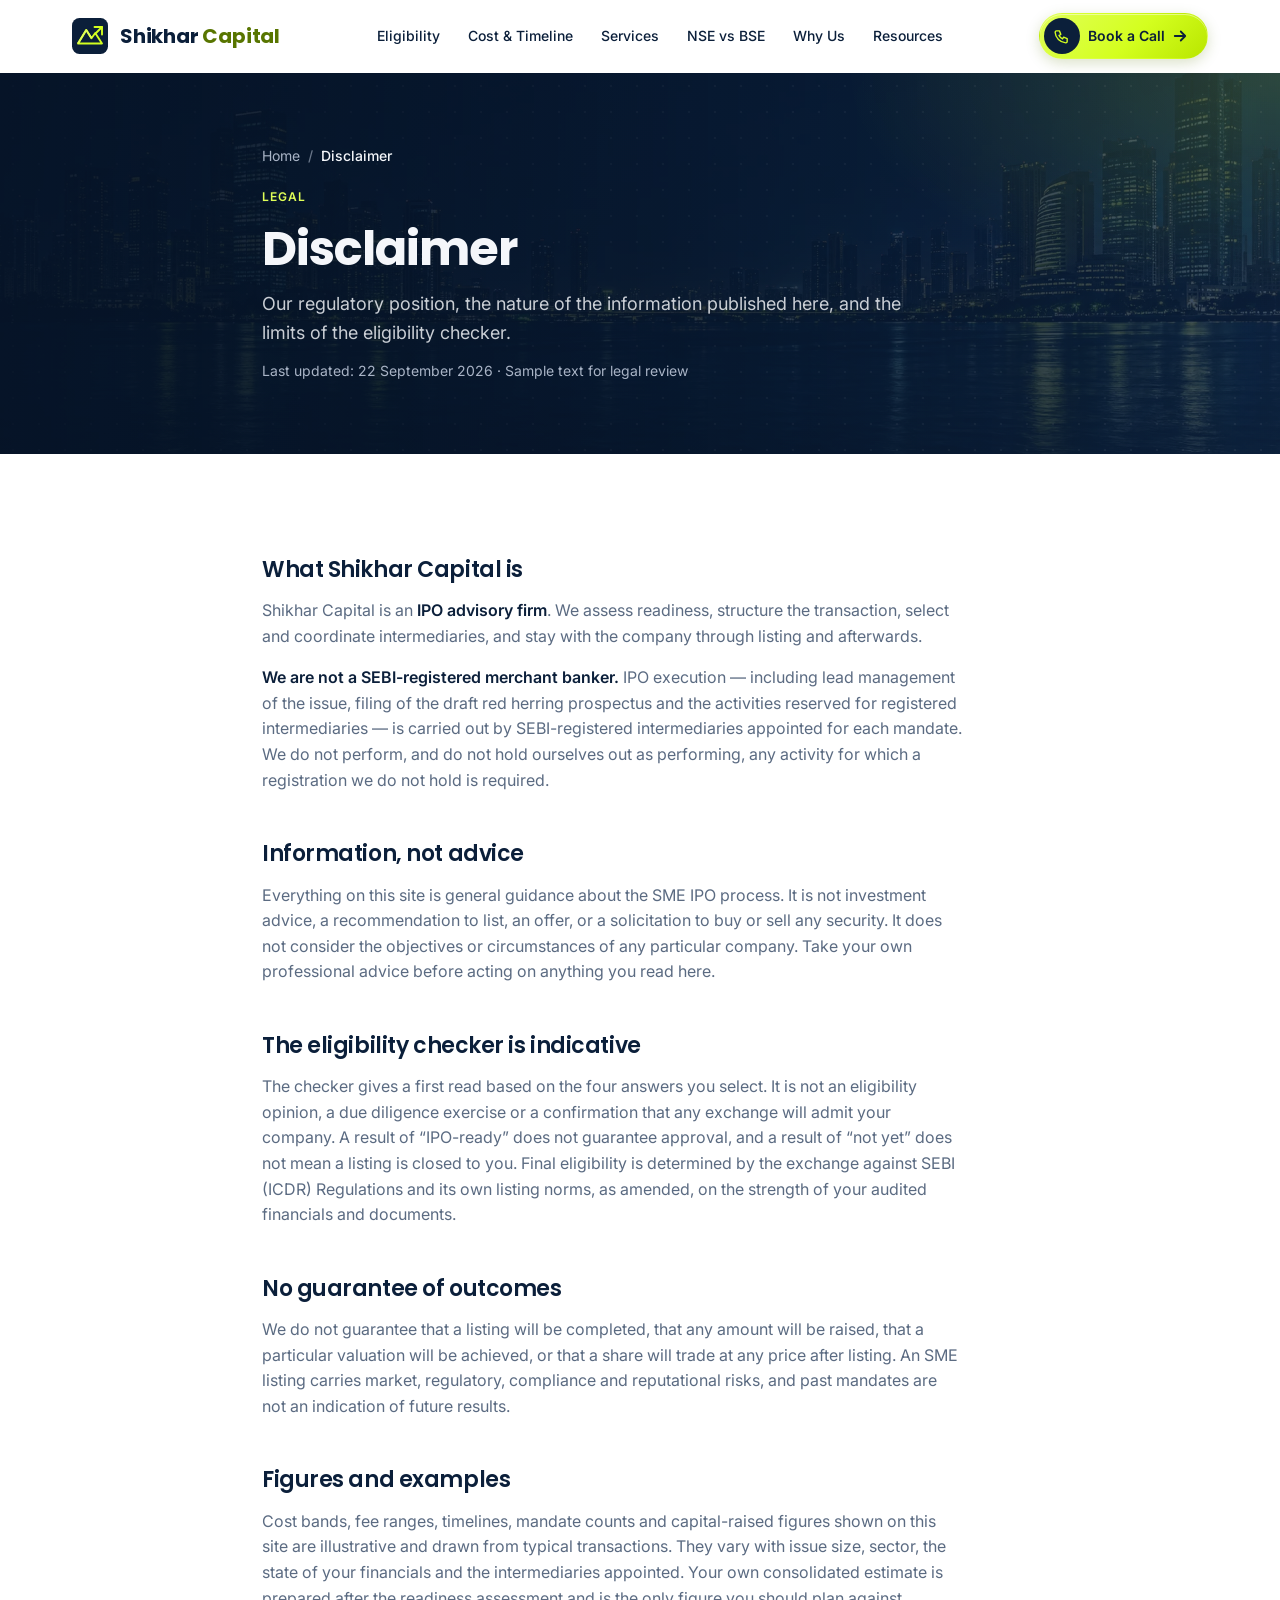
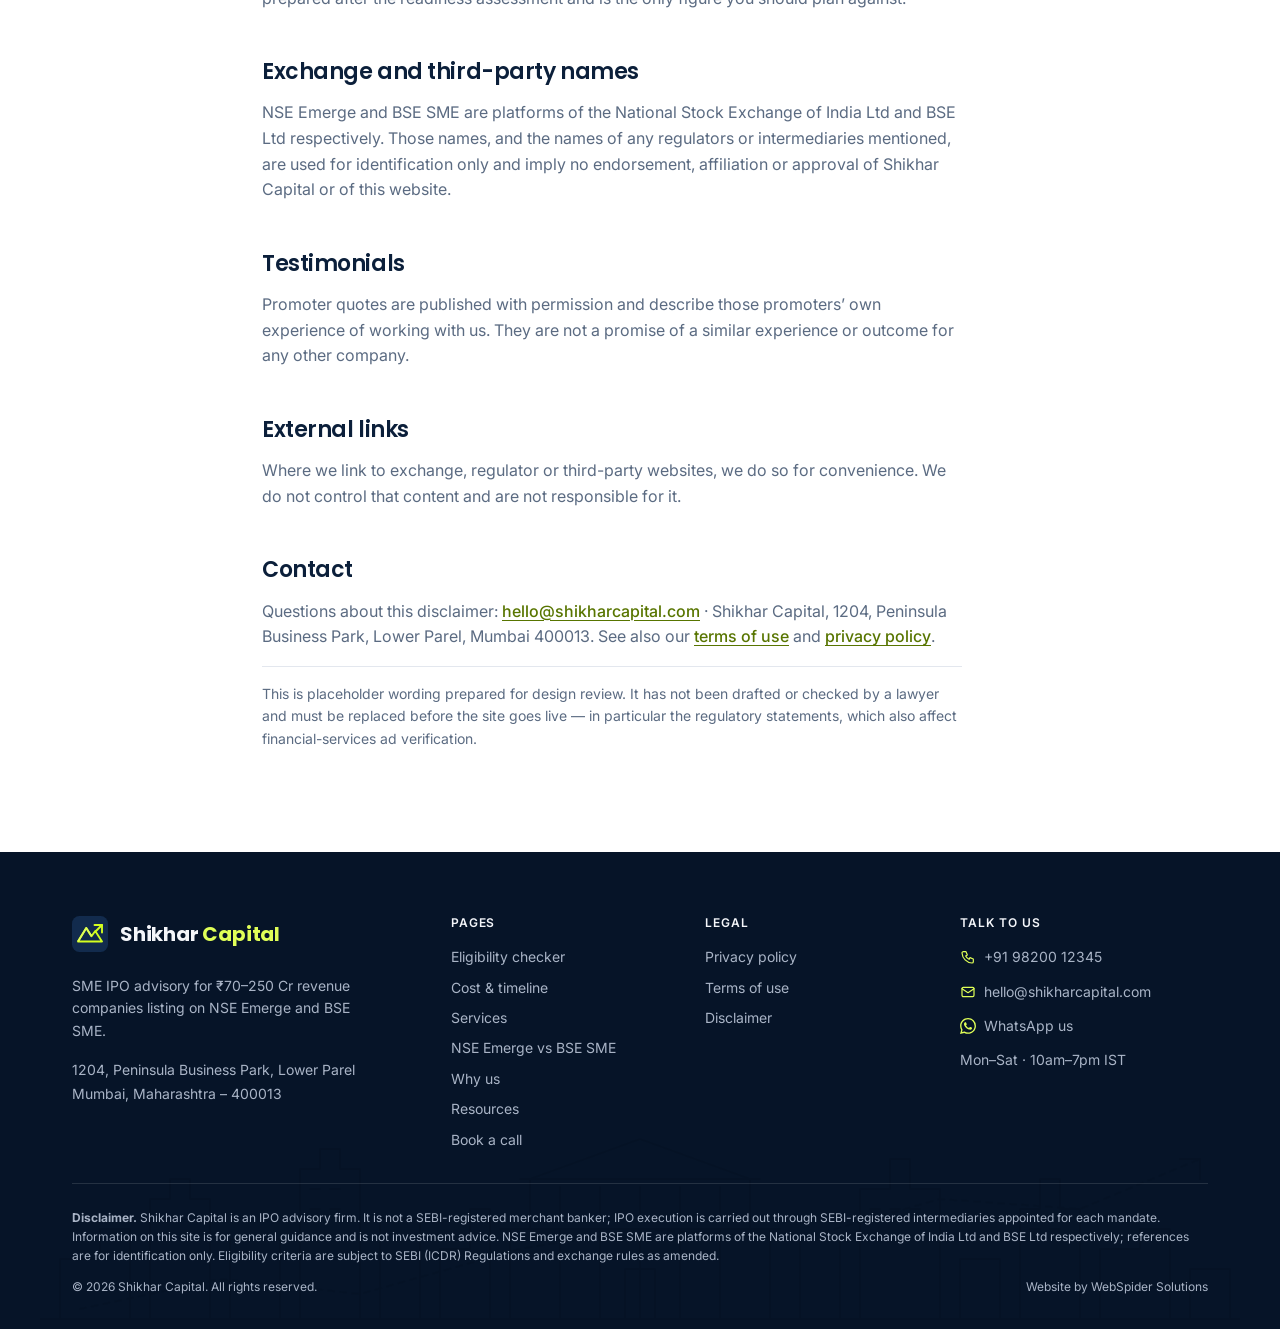
<file: v1/disclaimer.html>
<!DOCTYPE html>
<html lang="en-IN">
<head>
  <meta charset="utf-8">
  <meta name="viewport" content="width=device-width, initial-scale=1">
  <title>Disclaimer | Shikhar Capital</title>
  <meta name="description" content="Shikhar Capital is an IPO advisory firm, not a SEBI-registered merchant banker. What that means for the information, figures and eligibility results on this site.">
  <!-- TODO: confirm production domain with client -->
  <link rel="canonical" href="https://www.shikharcapital.com/disclaimer">
  <meta name="theme-color" content="#0B1F3A">

  <!-- Open Graph / Twitter -->
  <meta property="og:type" content="website">
  <meta property="og:site_name" content="Shikhar Capital">
  <meta property="og:title" content="Disclaimer — Shikhar Capital">
  <meta property="og:description" content="Our regulatory position, the nature of the information published here, and the limits of the eligibility checker.">
  <meta property="og:url" content="https://www.shikharcapital.com/disclaimer">
  <meta property="og:image" content="https://www.shikharcapital.com/images/og-home.jpg">
  <meta property="og:locale" content="en_IN">
  <meta name="twitter:card" content="summary_large_image">

  <!-- Fonts -->
  <link rel="preconnect" href="https://fonts.googleapis.com">
  <link rel="preconnect" href="https://fonts.gstatic.com" crossorigin>
  <link href="https://fonts.googleapis.com/css2?family=Inter:wght@400;500;600&family=Poppins:wght@500;600;700&display=swap" rel="stylesheet">

  <link rel="icon" href="images/logo-mark.svg" type="image/svg+xml">
  <link rel="stylesheet" href="assets/style.css">
  <script defer src="assets/main.js"></script>

  <!-- Structured data: Organization + ProfessionalService (placeholders marked XXXX) -->
  <script type="application/ld+json">
  {
    "@context": "https://schema.org",
    "@graph": [
      {
        "@type": "Organization",
        "@id": "https://www.shikharcapital.com/#org",
        "name": "Shikhar Capital",
        "url": "https://www.shikharcapital.com/",
        "logo": "https://www.shikharcapital.com/images/logo-mark.svg",
        "email": "hello@shikharcapital.com",
        "contactPoint": {
          "@type": "ContactPoint",
          "telephone": "+91-98200-12345",
          "contactType": "sales",
          "areaServed": "IN",
          "availableLanguage": ["en", "hi"]
        },
        "sameAs": ["https://www.linkedin.com/company/shikhar-capital"]
      },
      {
        "@type": "ProfessionalService",
        "@id": "https://www.shikharcapital.com/#service",
        "name": "Shikhar Capital — SME IPO Advisory",
        "parentOrganization": { "@id": "https://www.shikharcapital.com/#org" },
        "url": "https://www.shikharcapital.com/",
        "description": "SME IPO advisory for ₹70–250 Cr revenue companies listing on NSE Emerge and BSE SME. One advisor coordinates every intermediary from readiness check to listing day, with a single consolidated plan.",
        "telephone": "+91-98200-12345",
        "priceRange": "₹₹₹",
        "address": {
          "@type": "PostalAddress",
          "streetAddress": "1204, Peninsula Business Park, Lower Parel",
          "addressLocality": "Mumbai",
          "addressRegion": "Maharashtra",
          "postalCode": "400013",
          "addressCountry": "IN"
        },
        "areaServed": { "@type": "Country", "name": "India" },
        "serviceType": ["SME IPO Advisory", "NSE Emerge Listing", "BSE SME Listing"],
        "knowsAbout": ["SME IPO", "NSE Emerge", "BSE SME", "DRHP", "IPO readiness", "Merchant banker coordination"]
      }
    ]
  }
  </script>

  <!-- Structured data: BreadcrumbList (mirrors the visible breadcrumb) -->
  <script type="application/ld+json">
  {
    "@context": "https://schema.org",
    "@type": "BreadcrumbList",
    "itemListElement": [
      { "@type": "ListItem", "position": 1, "name": "Home", "item": "https://www.shikharcapital.com/" },
      { "@type": "ListItem", "position": 2, "name": "Disclaimer", "item": "https://www.shikharcapital.com/disclaimer" }
    ]
  }
  </script>
</head>
<body>

  <a class="skip-link" href="#main">Skip to content</a>

  <!-- ==================================================================
       SHARED: SITE HEADER — copy verbatim to every page.
       Keep in sync across all v1/*.html pages. Do not edit per page;
       aria-current is set by main.js.
       ================================================================== -->
  <header class="site-header">
    <div class="container site-header__inner">
      <a class="brand" href="index.html" aria-label="Shikhar Capital — home">
        <svg class="brand__mark" viewBox="0 0 48 48" aria-hidden="true" focusable="false">
          <rect width="48" height="48" rx="10" fill="#0B1F3A"/>
          <path d="M8 34 L19 16 L26 27 L31 20 L40 34 Z" fill="none" stroke="#D4FF1F" stroke-width="2.5" stroke-linejoin="round"/>
          <path d="M8 34 L19 16 L26 27" fill="none" stroke="#E0FF57" stroke-width="2.5" stroke-linejoin="round"/>
          <path d="M30 12 L40 12 L40 22" fill="none" stroke="#D4FF1F" stroke-width="2.5" stroke-linecap="round" stroke-linejoin="round"/>
          <path d="M40 12 L32 20" fill="none" stroke="#D4FF1F" stroke-width="2.5" stroke-linecap="round"/>
        </svg>
        <span class="brand__name">Shikhar <em>Capital</em></span>
      </a>

      <nav class="site-nav" id="site-nav" aria-label="Primary">
        <!-- On phones each link shows an icon tile + one-line description (.site-nav__desc); desktop shows the label only -->
        <ul class="site-nav__list">
          <li><a href="sme-ipo-eligibility.html"><span class="site-nav__icon" aria-hidden="true"><svg viewBox="0 0 24 24" fill="none" stroke="currentColor" stroke-width="1.8" stroke-linecap="round" stroke-linejoin="round"><path d="M9 12l2 2 4-4"/><path d="M12 3l8 4v5c0 5-3.5 8-8 9-4.5-1-8-4-8-9V7z"/></svg></span><span class="site-nav__text">Eligibility<small class="site-nav__desc">60-second readiness check</small></span></a></li>
          <li><a href="sme-ipo-cost-timeline.html"><span class="site-nav__icon" aria-hidden="true"><svg viewBox="0 0 24 24" fill="none" stroke="currentColor" stroke-width="1.8" stroke-linecap="round" stroke-linejoin="round"><circle cx="12" cy="12" r="9"/><path d="M12 7v5l3 2"/></svg></span><span class="site-nav__text">Cost &amp; Timeline<small class="site-nav__desc">What it costs, step by step</small></span></a></li>
          <li><a href="services.html"><span class="site-nav__icon" aria-hidden="true"><svg viewBox="0 0 24 24" fill="none" stroke="currentColor" stroke-width="1.8" stroke-linecap="round" stroke-linejoin="round"><path d="M12 3v18M5 8l7-5 7 5M5 16l7 5 7-5"/></svg></span><span class="site-nav__text">Services<small class="site-nav__desc">Pre-IPO · Execution · Post-listing</small></span></a></li>
          <li><a href="nse-emerge-vs-bse-sme.html"><span class="site-nav__icon" aria-hidden="true"><svg viewBox="0 0 24 24" fill="none" stroke="currentColor" stroke-width="1.8" stroke-linecap="round" stroke-linejoin="round"><path d="M4 19h16M6 16V9M10 16V5M14 16v-6M18 16V7"/></svg></span><span class="site-nav__text">NSE vs BSE<small class="site-nav__desc">Which platform fits you</small></span></a></li>
          <li><a href="about.html"><span class="site-nav__icon" aria-hidden="true"><svg viewBox="0 0 24 24" fill="none" stroke="currentColor" stroke-width="1.8" stroke-linecap="round" stroke-linejoin="round"><circle cx="12" cy="8" r="4"/><path d="M4 21a8 8 0 0 1 16 0"/></svg></span><span class="site-nav__text">Why Us<small class="site-nav__desc">One advisor, every intermediary</small></span></a></li>
          <li><a href="resources.html"><span class="site-nav__icon" aria-hidden="true"><svg viewBox="0 0 24 24" fill="none" stroke="currentColor" stroke-width="1.8" stroke-linecap="round" stroke-linejoin="round"><path d="M4 5h6a3 3 0 0 1 3 3v12a2 2 0 0 0-2-2H4z"/><path d="M20 5h-6a3 3 0 0 0-3 3v12a2 2 0 0 1 2-2h7z"/></svg></span><span class="site-nav__text">Resources<small class="site-nav__desc">Guides &amp; checklists</small></span></a></li>
        </ul>

        <!-- Phone-only footer of the menu -->
        <div class="site-nav__foot">
          <a class="btn btn--accent btn--block site-nav__cta" href="#book" data-book>
            <svg viewBox="0 0 24 24" fill="none" stroke="currentColor" stroke-width="1.8" stroke-linecap="round" stroke-linejoin="round" aria-hidden="true"><rect x="3" y="5" width="18" height="16" rx="2"/><path d="M3 10h18M8 3v4M16 3v4"/></svg>
            Book a readiness call
          </a>
          <div class="site-nav__quick">
            <a href="tel:+919820012345"><svg viewBox="0 0 24 24" fill="none" stroke="currentColor" stroke-width="1.8" stroke-linecap="round" stroke-linejoin="round" aria-hidden="true"><path d="M5 4h4l2 5-2.5 1.5a11 11 0 0 0 5 5L15 13l5 2v4a2 2 0 0 1-2 2A16 16 0 0 1 3 6a2 2 0 0 1 2-2z"/></svg>Call us</a>
            <a href="https://wa.me/919820012345?text=Hi%20Shikhar%20Capital%2C%20I%27d%20like%20to%20check%20if%20my%20company%20is%20SME%20IPO-ready." target="_blank" rel="noopener"><svg viewBox="0 0 24 24" fill="currentColor" aria-hidden="true"><path d="M17.472 14.382c-.297-.149-1.758-.867-2.03-.967-.273-.099-.471-.148-.67.15-.197.297-.767.966-.94 1.164-.173.199-.347.223-.644.075-.297-.15-1.255-.463-2.39-1.475-.883-.788-1.48-1.761-1.653-2.059-.173-.297-.018-.458.13-.606.134-.133.298-.347.446-.52.149-.174.198-.298.298-.497.099-.198.05-.371-.025-.52-.075-.149-.669-1.612-.916-2.207-.242-.579-.487-.5-.669-.51-.173-.008-.371-.01-.57-.01-.198 0-.52.074-.792.372-.272.297-1.04 1.016-1.04 2.479 0 1.462 1.065 2.875 1.213 3.074.149.198 2.096 3.2 5.077 4.487.709.306 1.262.489 1.694.625.712.227 1.36.195 1.871.118.571-.085 1.758-.719 2.006-1.413.248-.694.248-1.289.173-1.413-.074-.124-.272-.198-.57-.347m-5.421 7.403h-.004a9.87 9.87 0 01-5.031-1.378l-.361-.214-3.741.982.998-3.648-.235-.374a9.86 9.86 0 01-1.51-5.26c.001-5.45 4.436-9.884 9.888-9.884 2.64 0 5.122 1.03 6.988 2.898a9.825 9.825 0 012.893 6.994c-.003 5.45-4.437 9.885-9.885 9.885m8.413-18.297A11.815 11.815 0 0012.05 0C5.495 0 .16 5.335.157 11.892c0 2.096.547 4.142 1.588 5.945L.057 24l6.305-1.654a11.882 11.882 0 005.683 1.448h.005c6.554 0 11.89-5.335 11.893-11.893a11.821 11.821 0 00-3.48-8.413Z"/></svg>WhatsApp</a>
          </div>
          <!-- SAMPLE DATA: contact details -->
          <p class="site-nav__contact"><a href="mailto:hello@shikharcapital.com">hello@shikharcapital.com</a><span>Mon–Sat · 10am–7pm IST · Reply within 15 min</span></p>
        </div>
      </nav>

      <div class="site-header__right">
        <a class="btn btn--accent btn--sm site-header__cta" href="#book" data-book>
          <span class="site-header__cta-icon" aria-hidden="true"><svg viewBox="0 0 24 24" fill="none" stroke="currentColor" stroke-width="2" stroke-linecap="round" stroke-linejoin="round"><path d="M5 4h4l2 5-2.5 1.5a11 11 0 0 0 5 5L15 13l5 2v4a2 2 0 0 1-2 2A16 16 0 0 1 3 6a2 2 0 0 1 2-2z"/></svg></span>
          <span>Book a Call</span>
          <svg class="site-header__cta-arrow" viewBox="0 0 24 24" fill="none" stroke="currentColor" stroke-width="2.4" stroke-linecap="round" stroke-linejoin="round" aria-hidden="true"><path d="M5 12h14M13 6l6 6-6 6"/></svg>
        </a>
        <button class="nav-toggle" type="button" aria-expanded="false" aria-controls="site-nav" aria-label="Open menu">
          <svg class="icon-menu" viewBox="0 0 24 24" fill="none" stroke="currentColor" stroke-width="2" stroke-linecap="round" aria-hidden="true"><path d="M4 7h16M4 12h16M4 17h16"/></svg>
          <svg class="icon-close" viewBox="0 0 24 24" fill="none" stroke="currentColor" stroke-width="2" stroke-linecap="round" aria-hidden="true"><path d="M6 6l12 12M18 6L6 18"/></svg>
        </button>
      </div>
    </div>
  </header>
  <!-- /SHARED: SITE HEADER -->

  <main id="main">

    <!-- ============================ PAGE HERO ============================ -->
    <section class="page-hero" aria-labelledby="page-title">
      <img class="page-hero__bg" src="images/cta-bg.webp" alt="" width="1920" height="800" loading="lazy" decoding="async">
      <div class="container container--narrow page-hero__inner">
        <div class="page-hero__content">
          <nav class="crumbs" aria-label="Breadcrumb">
            <ol>
              <li><a href="index.html">Home</a></li>
              <li aria-current="page">Disclaimer</li>
            </ol>
          </nav>
          <span class="eyebrow">Legal</span>
          <h1 id="page-title">Disclaimer</h1>
          <p class="lead">Our regulatory position, the nature of the information published here, and the limits of the eligibility checker.</p>
          <!-- SAMPLE DATA: date + the whole document below are placeholder text for the client's counsel -->
          <p class="note"><span data-placeholder>Last updated: 22 September 2026</span> · Sample text for legal review</p>
        </div>
      </div>
    </section>

    <!-- ============================ DISCLAIMER ============================ -->
    <section class="section">
      <div class="container container--narrow">
        <!-- SAMPLE DATA: placeholder disclaimer copy — mirrors the footer wording; must be reviewed by the client's legal counsel -->
        <div class="prose" data-placeholder>
          <h2>What Shikhar Capital is</h2>
          <p>Shikhar Capital is an <strong>IPO advisory firm</strong>. We assess readiness, structure the transaction, select and coordinate intermediaries, and stay with the company through listing and afterwards.</p>
          <p><strong>We are not a SEBI-registered merchant banker.</strong> IPO execution — including lead management of the issue, filing of the draft red herring prospectus and the activities reserved for registered intermediaries — is carried out by SEBI-registered intermediaries appointed for each mandate. We do not perform, and do not hold ourselves out as performing, any activity for which a registration we do not hold is required.</p>

          <h2>Information, not advice</h2>
          <p>Everything on this site is general guidance about the SME IPO process. It is not investment advice, a recommendation to list, an offer, or a solicitation to buy or sell any security. It does not consider the objectives or circumstances of any particular company. Take your own professional advice before acting on anything you read here.</p>

          <h2>The eligibility checker is indicative</h2>
          <p>The checker gives a first read based on the four answers you select. It is not an eligibility opinion, a due diligence exercise or a confirmation that any exchange will admit your company. A result of &ldquo;IPO-ready&rdquo; does not guarantee approval, and a result of &ldquo;not yet&rdquo; does not mean a listing is closed to you. Final eligibility is determined by the exchange against SEBI (ICDR) Regulations and its own listing norms, as amended, on the strength of your audited financials and documents.</p>

          <h2>No guarantee of outcomes</h2>
          <p>We do not guarantee that a listing will be completed, that any amount will be raised, that a particular valuation will be achieved, or that a share will trade at any price after listing. An SME listing carries market, regulatory, compliance and reputational risks, and past mandates are not an indication of future results.</p>

          <h2>Figures and examples</h2>
          <p>Cost bands, fee ranges, timelines, mandate counts and capital-raised figures shown on this site are illustrative and drawn from typical transactions. They vary with issue size, sector, the state of your financials and the intermediaries appointed. Your own consolidated estimate is prepared after the readiness assessment and is the only figure you should plan against.</p>

          <h2>Exchange and third-party names</h2>
          <p>NSE Emerge and BSE SME are platforms of the National Stock Exchange of India Ltd and BSE Ltd respectively. Those names, and the names of any regulators or intermediaries mentioned, are used for identification only and imply no endorsement, affiliation or approval of Shikhar Capital or of this website.</p>

          <h2>Testimonials</h2>
          <p>Promoter quotes are published with permission and describe those promoters&rsquo; own experience of working with us. They are not a promise of a similar experience or outcome for any other company.</p>

          <h2>External links</h2>
          <p>Where we link to exchange, regulator or third-party websites, we do so for convenience. We do not control that content and are not responsible for it.</p>

          <h2>Contact</h2>
          <p>Questions about this disclaimer: <a href="mailto:hello@shikharcapital.com">hello@shikharcapital.com</a> · Shikhar Capital, 1204, Peninsula Business Park, Lower Parel, Mumbai&nbsp;400013. See also our <a href="terms.html">terms of use</a> and <a href="privacy.html">privacy policy</a>.</p>

          <p class="note prose__meta">This is placeholder wording prepared for design review. It has not been drafted or checked by a lawyer and must be replaced before the site goes live — in particular the regulatory statements, which also affect financial-services ad verification.</p>
        </div>
      </div>
    </section>
  </main>

  <!-- ==================================================================
       SHARED: SITE FOOTER — copy verbatim to every page.
       Keep in sync across all v1/*.html pages.
       ================================================================== -->
  <footer class="site-footer">
    <div class="container">
      <div class="footer__grid">
        <div>
          <a class="brand" href="index.html" aria-label="Shikhar Capital — home">
            <svg class="brand__mark" viewBox="0 0 48 48" aria-hidden="true" focusable="false">
              <rect width="48" height="48" rx="10" fill="#122B4D"/>
              <path d="M8 34 L19 16 L26 27 L31 20 L40 34 Z" fill="none" stroke="#D4FF1F" stroke-width="2.5" stroke-linejoin="round"/>
              <path d="M8 34 L19 16 L26 27" fill="none" stroke="#E0FF57" stroke-width="2.5" stroke-linejoin="round"/>
              <path d="M30 12 L40 12 L40 22" fill="none" stroke="#D4FF1F" stroke-width="2.5" stroke-linecap="round" stroke-linejoin="round"/>
              <path d="M40 12 L32 20" fill="none" stroke="#D4FF1F" stroke-width="2.5" stroke-linecap="round"/>
            </svg>
            <span class="brand__name">Shikhar <em>Capital</em></span>
          </a>
          <p class="footer__blurb">SME IPO advisory for ₹70–250 Cr revenue companies listing on NSE Emerge and BSE SME.</p>
          <!-- SAMPLE DATA: office address -->
          <address class="footer__addr">
            <span data-placeholder>1204, Peninsula Business Park, Lower Parel</span><br>
            <span data-placeholder>Mumbai, Maharashtra – 400013</span>
          </address>
        </div>

        <div>
          <h2 class="footer__title">Pages</h2>
          <ul class="footer__links">
            <li><a href="sme-ipo-eligibility.html">Eligibility checker</a></li>
            <li><a href="sme-ipo-cost-timeline.html">Cost &amp; timeline</a></li>
            <li><a href="services.html">Services</a></li>
            <li><a href="nse-emerge-vs-bse-sme.html">NSE Emerge vs BSE SME</a></li>
            <li><a href="about.html">Why us</a></li>
            <li><a href="resources.html">Resources</a></li>
            <li><a href="#book" data-book>Book a call</a></li>
          </ul>
        </div>

        <div>
          <h2 class="footer__title">Legal</h2>
          <ul class="footer__links">
            <li><a href="privacy.html">Privacy policy</a></li>
            <li><a href="terms.html">Terms of use</a></li>
            <li><a href="disclaimer.html">Disclaimer</a></li>
          </ul>
        </div>

        <div>
          <h2 class="footer__title">Talk to us</h2>
          <div class="footer__contact">
            <!-- SAMPLE DATA: phone, email -->
            <a href="tel:+919820012345"><svg viewBox="0 0 24 24" fill="none" stroke="currentColor" stroke-width="1.8" stroke-linecap="round" stroke-linejoin="round" aria-hidden="true"><path d="M5 4h4l2 5-2.5 1.5a11 11 0 0 0 5 5L15 13l5 2v4a2 2 0 0 1-2 2A16 16 0 0 1 3 6a2 2 0 0 1 2-2z"/></svg><span data-placeholder>+91 98200 12345</span></a>
            <a href="mailto:hello@shikharcapital.com"><svg viewBox="0 0 24 24" fill="none" stroke="currentColor" stroke-width="1.8" stroke-linecap="round" stroke-linejoin="round" aria-hidden="true"><rect x="3" y="5" width="18" height="14" rx="2"/><path d="M3 7l9 6 9-6"/></svg><span data-placeholder>hello@shikharcapital.com</span></a>
            <a href="https://wa.me/919820012345?text=Hi%20Shikhar%20Capital%2C%20I%27d%20like%20to%20check%20if%20my%20company%20is%20SME%20IPO-ready.%20Company%3A%20___%20%7C%20Revenue%20(FY)%3A%20___%20%7C%20City%3A%20___" target="_blank" rel="noopener"><svg viewBox="0 0 24 24" fill="currentColor" aria-hidden="true"><path d="M17.472 14.382c-.297-.149-1.758-.867-2.03-.967-.273-.099-.471-.148-.67.15-.197.297-.767.966-.94 1.164-.173.199-.347.223-.644.075-.297-.15-1.255-.463-2.39-1.475-.883-.788-1.48-1.761-1.653-2.059-.173-.297-.018-.458.13-.606.134-.133.298-.347.446-.52.149-.174.198-.298.298-.497.099-.198.05-.371-.025-.52-.075-.149-.669-1.612-.916-2.207-.242-.579-.487-.5-.669-.51-.173-.008-.371-.01-.57-.01-.198 0-.52.074-.792.372-.272.297-1.04 1.016-1.04 2.479 0 1.462 1.065 2.875 1.213 3.074.149.198 2.096 3.2 5.077 4.487.709.306 1.262.489 1.694.625.712.227 1.36.195 1.871.118.571-.085 1.758-.719 2.006-1.413.248-.694.248-1.289.173-1.413-.074-.124-.272-.198-.57-.347m-5.421 7.403h-.004a9.87 9.87 0 01-5.031-1.378l-.361-.214-3.741.982.998-3.648-.235-.374a9.86 9.86 0 01-1.51-5.26c.001-5.45 4.436-9.884 9.888-9.884 2.64 0 5.122 1.03 6.988 2.898a9.825 9.825 0 012.893 6.994c-.003 5.45-4.437 9.885-9.885 9.885m8.413-18.297A11.815 11.815 0 0012.05 0C5.495 0 .16 5.335.157 11.892c0 2.096.547 4.142 1.588 5.945L.057 24l6.305-1.654a11.882 11.882 0 005.683 1.448h.005c6.554 0 11.89-5.335 11.893-11.893a11.821 11.821 0 00-3.48-8.413Z"/></svg>WhatsApp us</a>
            <span>Mon–Sat · 10am–7pm IST</span>
          </div>
        </div>
      </div>

      <div class="footer__legal">
        <!-- SAMPLE DATA: disclaimer wording for legal review; must align with Google financial-services ad policy -->
        <p><strong>Disclaimer.</strong> Shikhar Capital is an IPO advisory firm. It is not a SEBI-registered merchant banker; IPO execution is carried out through SEBI-registered intermediaries appointed for each mandate. Information on this site is for general guidance and is not investment advice. NSE Emerge and BSE SME are platforms of the National Stock Exchange of India Ltd and BSE Ltd respectively; references are for identification only. Eligibility criteria are subject to SEBI (ICDR) Regulations and exchange rules as amended.</p>
        <div class="footer__copy">
          <span>© <span data-year>2026</span> Shikhar Capital. All rights reserved.</span>
          <span>Website by <a href="https://webspidersolutions.com" rel="noopener" target="_blank">WebSpider Solutions</a></span>
        </div>
      </div>
    </div>
  </footer>
  <!-- /SHARED: SITE FOOTER -->

  <!-- ==================================================================
       SHARED: ALWAYS-ON WIDGETS — copy verbatim to every page.
       Mobile bottom bar + "Book a call" split-screen dialog (opened by any [data-book] link;
       replaces the former book.html page). WhatsApp float + callback widget removed by the client.
       ================================================================== -->
  <dialog class="book" id="book" aria-labelledby="book-title">
    <div class="book__panel">
      <button class="book__close" type="button" data-book-close aria-label="Close">
        <svg viewBox="0 0 24 24" fill="none" stroke="currentColor" stroke-width="2.2" stroke-linecap="round" aria-hidden="true"><path d="M6 6l12 12M18 6L6 18"/></svg>
      </button>

      <!-- Left: what the call is -->
      <aside class="book__aside">
        <span class="book__handle" aria-hidden="true"></span>
        <img class="book__bg" src="images/cta-bg.webp" alt="" width="1920" height="800" loading="lazy" decoding="async">
        <div class="book__aside-body">
          <span class="book__eyebrow">Readiness call · 20 minutes</span>
          <h2 class="book__title" id="book-title">Twenty minutes with an advisor. No pitch.</h2>
          <p class="book__sub">We look at your numbers, tell you honestly where you stand, and what the next two steps would be.</p>
          <ul class="book__list">
            <li><svg viewBox="0 0 24 24" fill="none" stroke="currentColor" stroke-width="2.5" stroke-linecap="round" stroke-linejoin="round" aria-hidden="true"><path d="M5 12.5l4.5 4.5L19 7.5"/></svg>A first read on NSE Emerge / BSE SME eligibility</li>
            <li><svg viewBox="0 0 24 24" fill="none" stroke="currentColor" stroke-width="2.5" stroke-linecap="round" stroke-linejoin="round" aria-hidden="true"><path d="M5 12.5l4.5 4.5L19 7.5"/></svg>A realistic cost band for your issue size</li>
            <li><svg viewBox="0 0 24 24" fill="none" stroke="currentColor" stroke-width="2.5" stroke-linecap="round" stroke-linejoin="round" aria-hidden="true"><path d="M5 12.5l4.5 4.5L19 7.5"/></svg>Your next two steps, in writing, the same day</li>
          </ul>
          <!-- SAMPLE DATA: advisor name -->
          <div class="book__advisor">
            <img src="images/founder-face.webp" alt="" width="400" height="400" loading="lazy" decoding="async">
            <span><b><span data-placeholder>Ajay</span></b><small>Founder · takes every readiness call</small></span>
          </div>
          <p class="book__trust">Free · No obligation · Mon–Sat, 10am–7pm IST</p>
        </div>
      </aside>

      <!-- Right: the form -->
      <div class="book__main">
        <form class="book-form" id="book-form" novalidate aria-label="Book a readiness call">
          <div class="book-form__head">
            <h3>Book your call</h3>
            <p>Fill this in and we confirm a slot on WhatsApp within 15 minutes on working days.</p>
          </div>
          <div class="book-form__fields">
            <div class="book-form__row">
              <div class="field">
                <label for="bk-name">Your name</label>
                <input class="input" id="bk-name" name="name" type="text" autocomplete="name" required aria-describedby="bk-name-error" placeholder="Your name">
                <span class="field__error" id="bk-name-error" aria-live="polite"></span>
              </div>
              <div class="field">
                <label for="bk-company">Company name</label>
                <input class="input" id="bk-company" name="company" type="text" autocomplete="organization" required aria-describedby="bk-company-error" placeholder="Company name">
                <span class="field__error" id="bk-company-error" aria-live="polite"></span>
              </div>
            </div>
            <div class="book-form__row">
              <div class="field">
                <label for="bk-mobile">Mobile / WhatsApp</label>
                <input class="input" id="bk-mobile" name="mobile" type="tel" inputmode="numeric" autocomplete="tel-national" required aria-describedby="bk-mobile-error" placeholder="Mobile / WhatsApp (10 digits)">
                <span class="field__error" id="bk-mobile-error" aria-live="polite"></span>
              </div>
              <div class="field">
                <label for="bk-email">Email <span class="field__opt">(optional)</span></label>
                <input class="input" id="bk-email" name="email" type="email" autocomplete="email" aria-describedby="bk-email-error" placeholder="Email (optional)">
                <span class="field__error" id="bk-email-error" aria-live="polite"></span>
              </div>
            </div>
            <div class="book-form__row">
              <div class="field">
                <label for="bk-revenue">Annual revenue (last FY)</label>
                <select class="input input--select" id="bk-revenue" name="revenue" required aria-describedby="bk-revenue-error">
                  <option value="" selected disabled>Annual revenue (last FY)</option>
                  <option value="under-70">Under ₹70 Cr</option>
                  <option value="70-150">₹70–150 Cr</option>
                  <option value="150-250">₹150–250 Cr</option>
                  <option value="over-250">Over ₹250 Cr</option>
                </select>
                <span class="field__error" id="bk-revenue-error" aria-live="polite"></span>
              </div>
              <div class="field">
                <label for="bk-slot">Preferred time</label>
                <select class="input input--select" id="bk-slot" name="slot" required aria-describedby="bk-slot-error">
                  <option value="" selected disabled>Preferred time window</option>
                  <option value="morning">Morning · 10am–1pm</option>
                  <option value="afternoon">Afternoon · 1pm–4pm</option>
                  <option value="evening">Evening · 4pm–7pm</option>
                </select>
                <span class="field__error" id="bk-slot-error" aria-live="polite"></span>
              </div>
            </div>
            <input type="hidden" name="page" value="">
            <button class="btn btn--accent btn--block" type="submit">
              Book my readiness call
              <svg viewBox="0 0 24 24" fill="none" stroke="currentColor" stroke-width="2.2" stroke-linecap="round" stroke-linejoin="round" aria-hidden="true"><path d="M5 12h14M13 6l6 6-6 6"/></svg>
            </button>
            <p class="book-form__note">
              <svg viewBox="0 0 24 24" fill="none" stroke="currentColor" stroke-width="2" stroke-linecap="round" stroke-linejoin="round" aria-hidden="true"><path d="M12 3l8 4v5c0 5-3.5 8-8 9-4.5-1-8-4-8-9V7z"/><path d="M9 12l2 2 4-4"/></svg>
              Your details stay with Shikhar Capital.
            </p>
          </div>
          <div class="book-form__success" tabindex="-1" hidden>
            <span class="book-form__success-icon" aria-hidden="true">
              <svg viewBox="0 0 24 24" fill="none" stroke="currentColor" stroke-width="2.5" stroke-linecap="round" stroke-linejoin="round"><path d="M5 12.5l4.5 4.5L19 7.5"/></svg>
            </span>
            <h3>You're booked in.</h3>
            <p>We'll confirm your slot on WhatsApp within 15 minutes (Mon–Sat, 10am–7pm IST). Want to jump the queue? <a class="link" href="https://wa.me/919820012345?text=Hi%20Shikhar%20Capital%2C%20I%20just%20booked%20a%20readiness%20call." target="_blank" rel="noopener">Message us now</a>.</p>
            <button class="btn btn--outline btn--sm" type="button" data-book-close>Done</button>
          </div>
        </form>
      </div>
    </div>
  </dialog>

  <nav class="mobile-bar" aria-label="Quick actions">
    <a class="mobile-bar__cta" href="tel:+919820012345"><svg viewBox="0 0 24 24" fill="none" stroke="currentColor" stroke-width="2" stroke-linecap="round" stroke-linejoin="round" aria-hidden="true"><path d="M5 4h4l2 5-2.5 1.5a11 11 0 0 0 5 5L15 13l5 2v4a2 2 0 0 1-2 2A16 16 0 0 1 3 6a2 2 0 0 1 2-2z"/></svg>Call us</a>
    <a class="mobile-bar__cta" href="https://wa.me/919820012345?text=Hi%20Shikhar%20Capital%2C%20I%27d%20like%20to%20check%20if%20my%20company%20is%20SME%20IPO-ready.%20Company%3A%20___%20%7C%20Revenue%20(FY)%3A%20___%20%7C%20City%3A%20___" target="_blank" rel="noopener"><svg viewBox="0 0 24 24" fill="currentColor" aria-hidden="true"><path d="M17.472 14.382c-.297-.149-1.758-.867-2.03-.967-.273-.099-.471-.148-.67.15-.197.297-.767.966-.94 1.164-.173.199-.347.223-.644.075-.297-.15-1.255-.463-2.39-1.475-.883-.788-1.48-1.761-1.653-2.059-.173-.297-.018-.458.13-.606.134-.133.298-.347.446-.52.149-.174.198-.298.298-.497.099-.198.05-.371-.025-.52-.075-.149-.669-1.612-.916-2.207-.242-.579-.487-.5-.669-.51-.173-.008-.371-.01-.57-.01-.198 0-.52.074-.792.372-.272.297-1.04 1.016-1.04 2.479 0 1.462 1.065 2.875 1.213 3.074.149.198 2.096 3.2 5.077 4.487.709.306 1.262.489 1.694.625.712.227 1.36.195 1.871.118.571-.085 1.758-.719 2.006-1.413.248-.694.248-1.289.173-1.413-.074-.124-.272-.198-.57-.347m-5.421 7.403h-.004a9.87 9.87 0 01-5.031-1.378l-.361-.214-3.741.982.998-3.648-.235-.374a9.86 9.86 0 01-1.51-5.26c.001-5.45 4.436-9.884 9.888-9.884 2.64 0 5.122 1.03 6.988 2.898a9.825 9.825 0 012.893 6.994c-.003 5.45-4.437 9.885-9.885 9.885m8.413-18.297A11.815 11.815 0 0012.05 0C5.495 0 .16 5.335.157 11.892c0 2.096.547 4.142 1.588 5.945L.057 24l6.305-1.654a11.882 11.882 0 005.683 1.448h.005c6.554 0 11.89-5.335 11.893-11.893a11.821 11.821 0 00-3.48-8.413Z"/></svg>WhatsApp</a>
  </nav>
  <!-- /SHARED: ALWAYS-ON WIDGETS -->

</body>
</html>
</file>
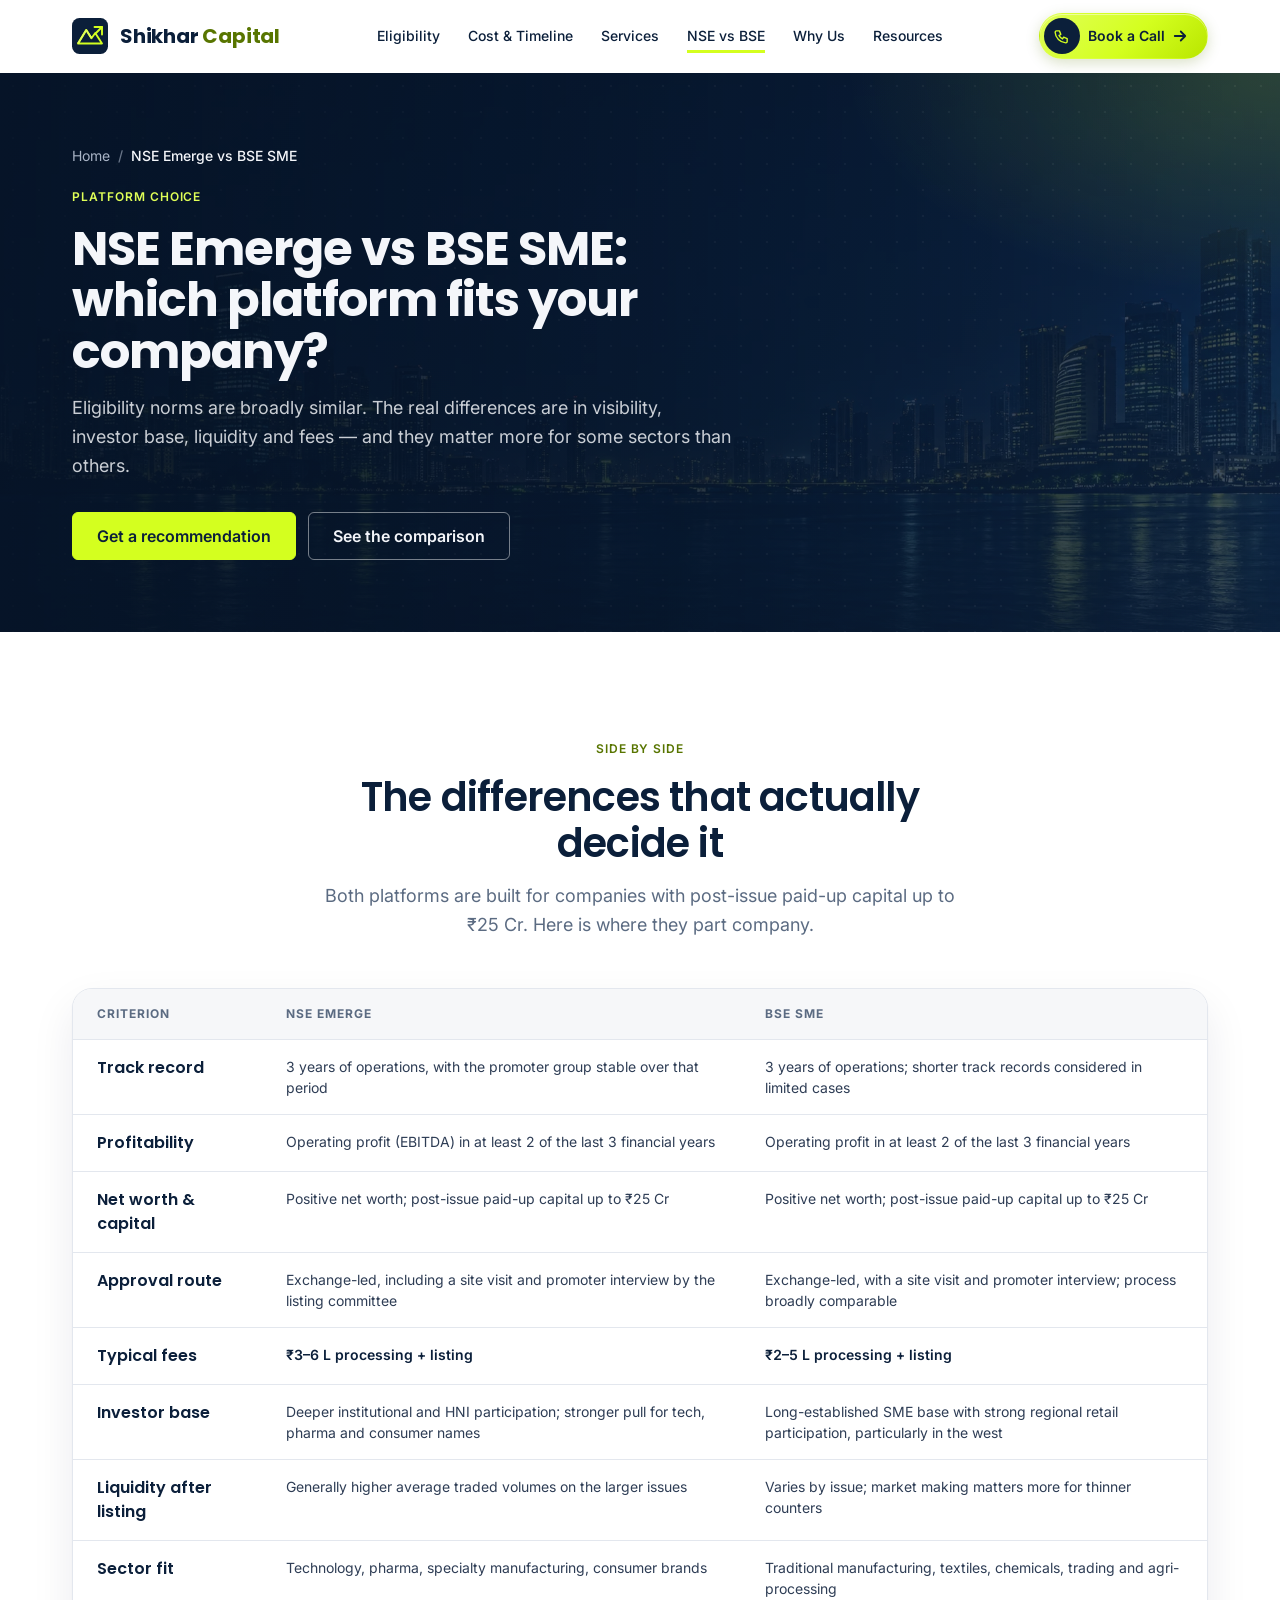
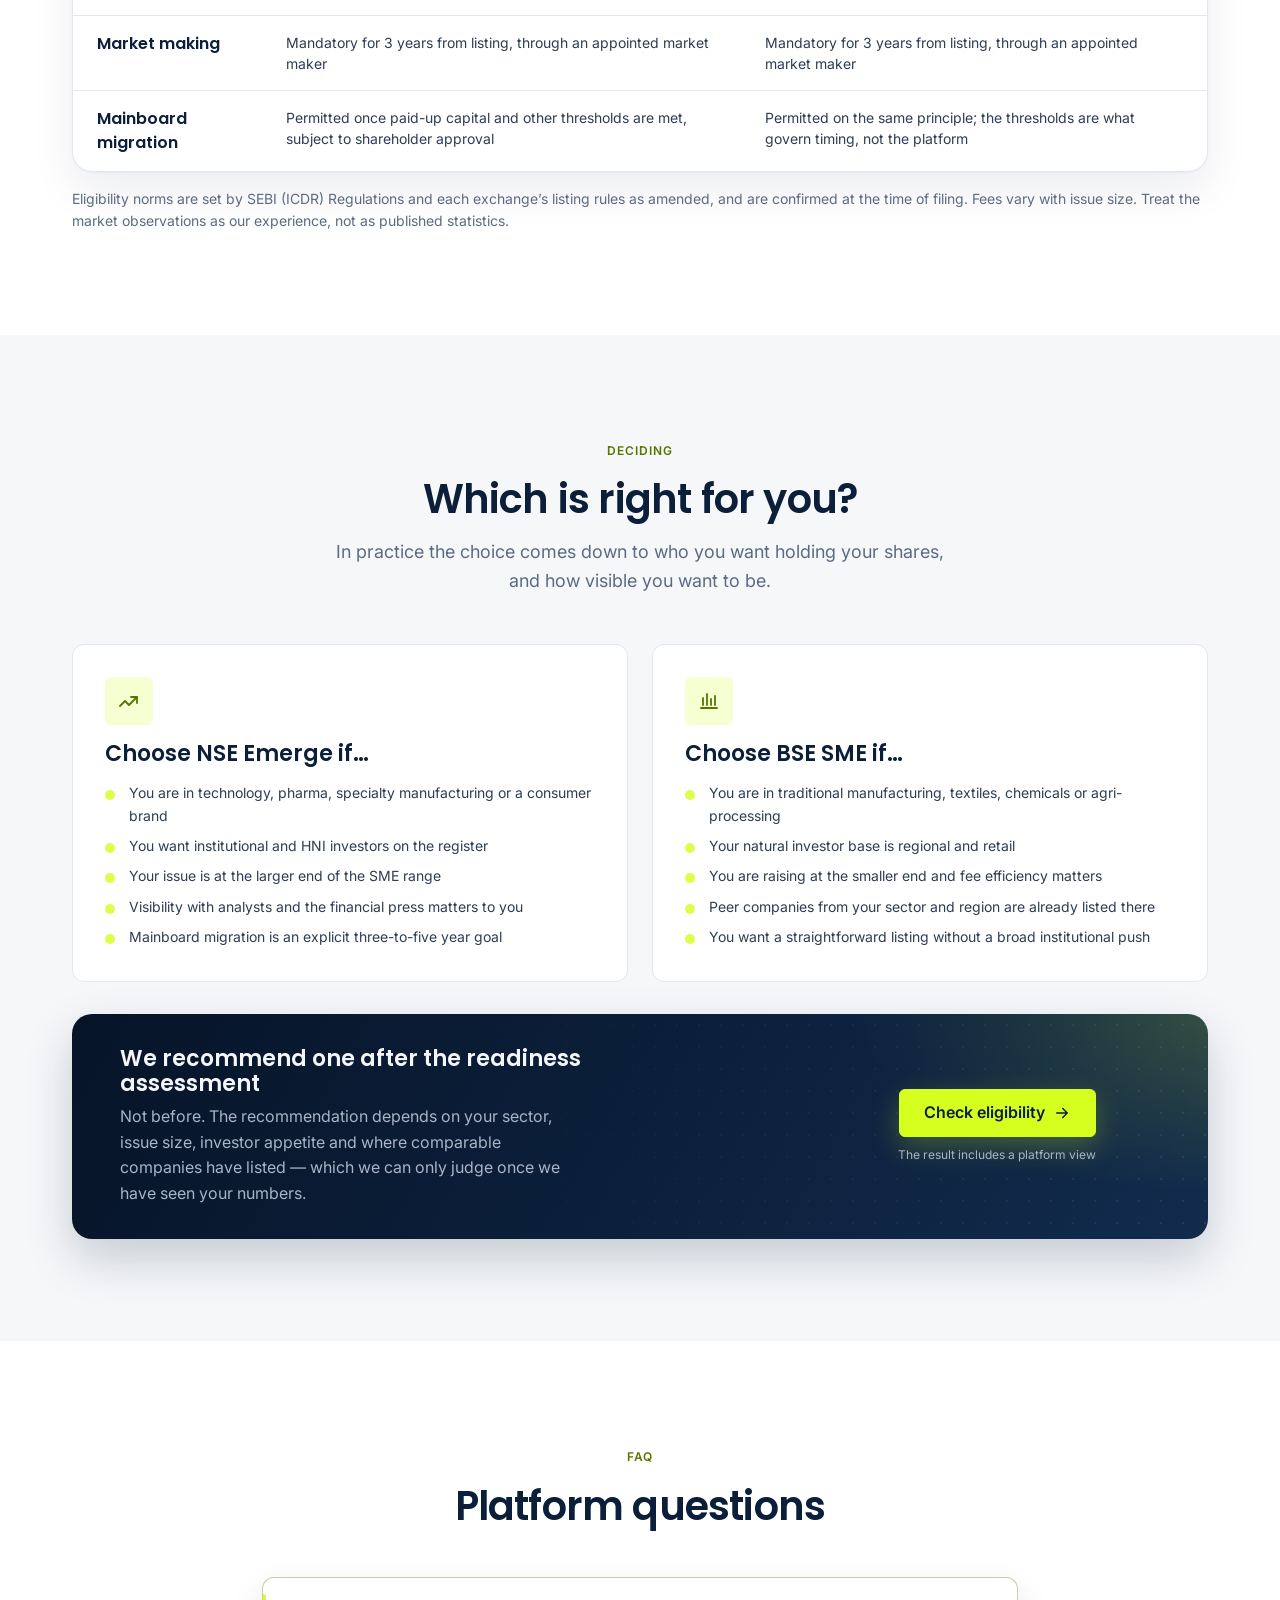
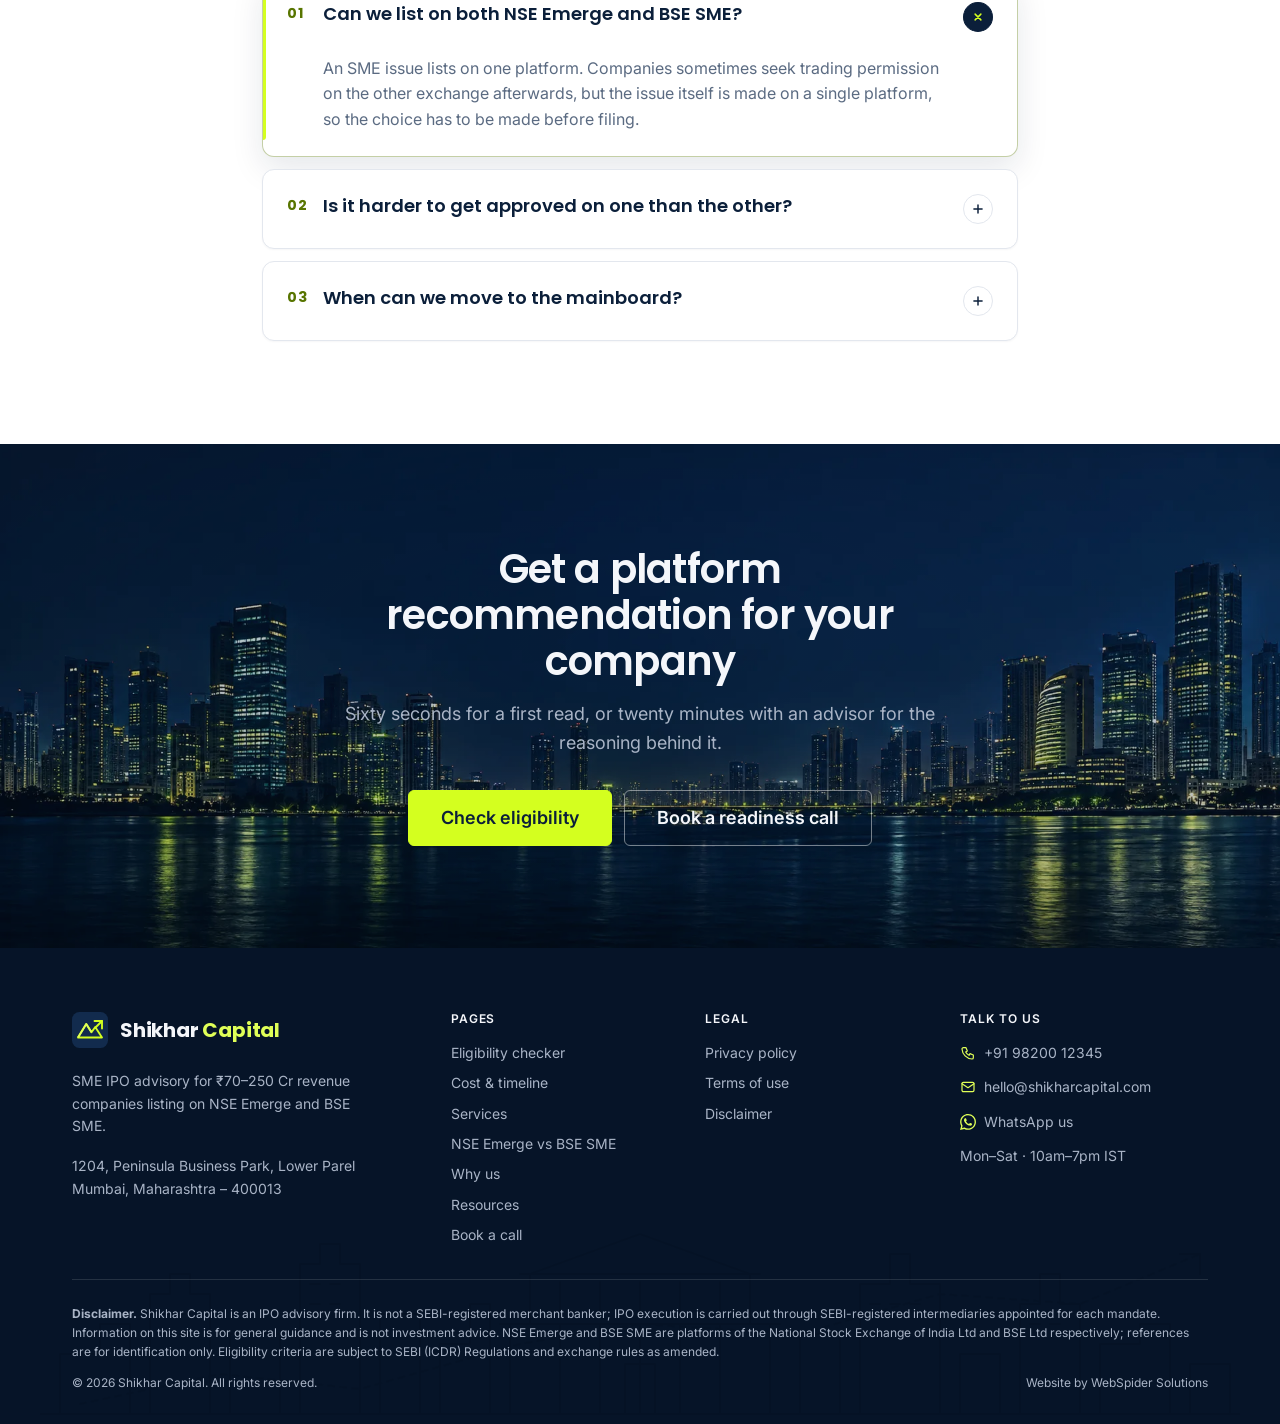
<file: v1/nse-emerge-vs-bse-sme.html>
<!DOCTYPE html>
<html lang="en-IN">
<head>
  <meta charset="utf-8">
  <meta name="viewport" content="width=device-width, initial-scale=1">
  <title>NSE Emerge vs BSE SME — which platform is right for you? | Shikhar Capital</title>
  <meta name="description" content="Side-by-side comparison of NSE Emerge and BSE SME: eligibility norms, fees, investor base, liquidity, market making and migration to the mainboard, with a decision guide.">
  <!-- TODO: confirm production domain with client -->
  <link rel="canonical" href="https://www.shikharcapital.com/nse-emerge-vs-bse-sme">
  <meta name="theme-color" content="#0B1F3A">

  <!-- Open Graph / Twitter -->
  <meta property="og:type" content="website">
  <meta property="og:site_name" content="Shikhar Capital">
  <meta property="og:title" content="NSE Emerge vs BSE SME: which platform fits your company?">
  <meta property="og:description" content="Eligibility, fees, investor base, liquidity and mainboard migration compared side by side — plus how we pick one for you.">
  <meta property="og:url" content="https://www.shikharcapital.com/nse-emerge-vs-bse-sme">
  <meta property="og:image" content="https://www.shikharcapital.com/images/og-nse-vs-bse.jpg">
  <meta property="og:locale" content="en_IN">
  <meta name="twitter:card" content="summary_large_image">

  <!-- Fonts -->
  <link rel="preconnect" href="https://fonts.googleapis.com">
  <link rel="preconnect" href="https://fonts.gstatic.com" crossorigin>
  <link href="https://fonts.googleapis.com/css2?family=Inter:wght@400;500;600&family=Poppins:wght@500;600;700&display=swap" rel="stylesheet">

  <link rel="icon" href="images/logo-mark.svg" type="image/svg+xml">
  <link rel="stylesheet" href="assets/style.css">
  <script defer src="assets/main.js"></script>

  <!-- Structured data: Organization + ProfessionalService (placeholders marked XXXX) -->
  <script type="application/ld+json">
  {
    "@context": "https://schema.org",
    "@graph": [
      {
        "@type": "Organization",
        "@id": "https://www.shikharcapital.com/#org",
        "name": "Shikhar Capital",
        "url": "https://www.shikharcapital.com/",
        "logo": "https://www.shikharcapital.com/images/logo-mark.svg",
        "email": "hello@shikharcapital.com",
        "contactPoint": {
          "@type": "ContactPoint",
          "telephone": "+91-98200-12345",
          "contactType": "sales",
          "areaServed": "IN",
          "availableLanguage": ["en", "hi"]
        },
        "sameAs": ["https://www.linkedin.com/company/shikhar-capital"]
      },
      {
        "@type": "ProfessionalService",
        "@id": "https://www.shikharcapital.com/#service",
        "name": "Shikhar Capital — SME IPO Advisory",
        "parentOrganization": { "@id": "https://www.shikharcapital.com/#org" },
        "url": "https://www.shikharcapital.com/",
        "description": "SME IPO advisory for ₹70–250 Cr revenue companies listing on NSE Emerge and BSE SME. One advisor coordinates every intermediary from readiness check to listing day, with a single consolidated plan.",
        "telephone": "+91-98200-12345",
        "priceRange": "₹₹₹",
        "address": {
          "@type": "PostalAddress",
          "streetAddress": "1204, Peninsula Business Park, Lower Parel",
          "addressLocality": "Mumbai",
          "addressRegion": "Maharashtra",
          "postalCode": "400013",
          "addressCountry": "IN"
        },
        "areaServed": { "@type": "Country", "name": "India" },
        "serviceType": ["SME IPO Advisory", "NSE Emerge Listing", "BSE SME Listing"],
        "knowsAbout": ["SME IPO", "NSE Emerge", "BSE SME", "DRHP", "IPO readiness", "Merchant banker coordination"]
      }
    ]
  }
  </script>

  <!-- Structured data: BreadcrumbList (mirrors the visible breadcrumb) -->
  <script type="application/ld+json">
  {
    "@context": "https://schema.org",
    "@type": "BreadcrumbList",
    "itemListElement": [
      { "@type": "ListItem", "position": 1, "name": "Home", "item": "https://www.shikharcapital.com/" },
      { "@type": "ListItem", "position": 2, "name": "NSE Emerge vs BSE SME", "item": "https://www.shikharcapital.com/nse-emerge-vs-bse-sme" }
    ]
  }
  </script>

  <!-- Structured data: FAQPage (text mirrors the visible FAQ section verbatim) -->
  <script type="application/ld+json">
  {
    "@context": "https://schema.org",
    "@type": "FAQPage",
    "mainEntity": [
      {
        "@type": "Question",
        "name": "Can we list on both NSE Emerge and BSE SME?",
        "acceptedAnswer": {
          "@type": "Answer",
          "text": "An SME issue lists on one platform. Companies sometimes seek trading permission on the other exchange afterwards, but the issue itself is made on a single platform, so the choice has to be made before filing."
        }
      },
      {
        "@type": "Question",
        "name": "Is it harder to get approved on one than the other?",
        "acceptedAnswer": {
          "@type": "Answer",
          "text": "Both run an exchange-led process with a site visit and a promoter interview, and both apply the same SEBI (ICDR) framework. What varies is the queue at any given time and how each listing committee weighs a particular sector or structure — which is a timing question, not a difficulty ranking."
        }
      },
      {
        "@type": "Question",
        "name": "When can we move to the mainboard?",
        "acceptedAnswer": {
          "@type": "Answer",
          "text": "Migration is possible from either platform once you cross the paid-up capital and other thresholds, have a clean compliance record and obtain shareholder approval. Companies typically look at it a few years after listing, once the business has grown into the mainboard requirements. We plan for it during structuring so nothing has to be unwound later."
        }
      }
    ]
  }
  </script>
</head>
<body>

  <a class="skip-link" href="#main">Skip to content</a>

  <!-- ==================================================================
       SHARED: SITE HEADER — copy verbatim to every page.
       Keep in sync across all v1/*.html pages. Do not edit per page;
       aria-current is set by main.js.
       ================================================================== -->
  <header class="site-header">
    <div class="container site-header__inner">
      <a class="brand" href="index.html" aria-label="Shikhar Capital — home">
        <svg class="brand__mark" viewBox="0 0 48 48" aria-hidden="true" focusable="false">
          <rect width="48" height="48" rx="10" fill="#0B1F3A"/>
          <path d="M8 34 L19 16 L26 27 L31 20 L40 34 Z" fill="none" stroke="#D4FF1F" stroke-width="2.5" stroke-linejoin="round"/>
          <path d="M8 34 L19 16 L26 27" fill="none" stroke="#E0FF57" stroke-width="2.5" stroke-linejoin="round"/>
          <path d="M30 12 L40 12 L40 22" fill="none" stroke="#D4FF1F" stroke-width="2.5" stroke-linecap="round" stroke-linejoin="round"/>
          <path d="M40 12 L32 20" fill="none" stroke="#D4FF1F" stroke-width="2.5" stroke-linecap="round"/>
        </svg>
        <span class="brand__name">Shikhar <em>Capital</em></span>
      </a>

      <nav class="site-nav" id="site-nav" aria-label="Primary">
        <!-- On phones each link shows an icon tile + one-line description (.site-nav__desc); desktop shows the label only -->
        <ul class="site-nav__list">
          <li><a href="sme-ipo-eligibility.html"><span class="site-nav__icon" aria-hidden="true"><svg viewBox="0 0 24 24" fill="none" stroke="currentColor" stroke-width="1.8" stroke-linecap="round" stroke-linejoin="round"><path d="M9 12l2 2 4-4"/><path d="M12 3l8 4v5c0 5-3.5 8-8 9-4.5-1-8-4-8-9V7z"/></svg></span><span class="site-nav__text">Eligibility<small class="site-nav__desc">60-second readiness check</small></span></a></li>
          <li><a href="sme-ipo-cost-timeline.html"><span class="site-nav__icon" aria-hidden="true"><svg viewBox="0 0 24 24" fill="none" stroke="currentColor" stroke-width="1.8" stroke-linecap="round" stroke-linejoin="round"><circle cx="12" cy="12" r="9"/><path d="M12 7v5l3 2"/></svg></span><span class="site-nav__text">Cost &amp; Timeline<small class="site-nav__desc">What it costs, step by step</small></span></a></li>
          <li><a href="services.html"><span class="site-nav__icon" aria-hidden="true"><svg viewBox="0 0 24 24" fill="none" stroke="currentColor" stroke-width="1.8" stroke-linecap="round" stroke-linejoin="round"><path d="M12 3v18M5 8l7-5 7 5M5 16l7 5 7-5"/></svg></span><span class="site-nav__text">Services<small class="site-nav__desc">Pre-IPO · Execution · Post-listing</small></span></a></li>
          <li><a href="nse-emerge-vs-bse-sme.html"><span class="site-nav__icon" aria-hidden="true"><svg viewBox="0 0 24 24" fill="none" stroke="currentColor" stroke-width="1.8" stroke-linecap="round" stroke-linejoin="round"><path d="M4 19h16M6 16V9M10 16V5M14 16v-6M18 16V7"/></svg></span><span class="site-nav__text">NSE vs BSE<small class="site-nav__desc">Which platform fits you</small></span></a></li>
          <li><a href="about.html"><span class="site-nav__icon" aria-hidden="true"><svg viewBox="0 0 24 24" fill="none" stroke="currentColor" stroke-width="1.8" stroke-linecap="round" stroke-linejoin="round"><circle cx="12" cy="8" r="4"/><path d="M4 21a8 8 0 0 1 16 0"/></svg></span><span class="site-nav__text">Why Us<small class="site-nav__desc">One advisor, every intermediary</small></span></a></li>
          <li><a href="resources.html"><span class="site-nav__icon" aria-hidden="true"><svg viewBox="0 0 24 24" fill="none" stroke="currentColor" stroke-width="1.8" stroke-linecap="round" stroke-linejoin="round"><path d="M4 5h6a3 3 0 0 1 3 3v12a2 2 0 0 0-2-2H4z"/><path d="M20 5h-6a3 3 0 0 0-3 3v12a2 2 0 0 1 2-2h7z"/></svg></span><span class="site-nav__text">Resources<small class="site-nav__desc">Guides &amp; checklists</small></span></a></li>
        </ul>

        <!-- Phone-only footer of the menu -->
        <div class="site-nav__foot">
          <a class="btn btn--accent btn--block site-nav__cta" href="#book" data-book>
            <svg viewBox="0 0 24 24" fill="none" stroke="currentColor" stroke-width="1.8" stroke-linecap="round" stroke-linejoin="round" aria-hidden="true"><rect x="3" y="5" width="18" height="16" rx="2"/><path d="M3 10h18M8 3v4M16 3v4"/></svg>
            Book a readiness call
          </a>
          <div class="site-nav__quick">
            <a href="tel:+919820012345"><svg viewBox="0 0 24 24" fill="none" stroke="currentColor" stroke-width="1.8" stroke-linecap="round" stroke-linejoin="round" aria-hidden="true"><path d="M5 4h4l2 5-2.5 1.5a11 11 0 0 0 5 5L15 13l5 2v4a2 2 0 0 1-2 2A16 16 0 0 1 3 6a2 2 0 0 1 2-2z"/></svg>Call us</a>
            <a href="https://wa.me/919820012345?text=Hi%20Shikhar%20Capital%2C%20I%27d%20like%20to%20check%20if%20my%20company%20is%20SME%20IPO-ready." target="_blank" rel="noopener"><svg viewBox="0 0 24 24" fill="currentColor" aria-hidden="true"><path d="M17.472 14.382c-.297-.149-1.758-.867-2.03-.967-.273-.099-.471-.148-.67.15-.197.297-.767.966-.94 1.164-.173.199-.347.223-.644.075-.297-.15-1.255-.463-2.39-1.475-.883-.788-1.48-1.761-1.653-2.059-.173-.297-.018-.458.13-.606.134-.133.298-.347.446-.52.149-.174.198-.298.298-.497.099-.198.05-.371-.025-.52-.075-.149-.669-1.612-.916-2.207-.242-.579-.487-.5-.669-.51-.173-.008-.371-.01-.57-.01-.198 0-.52.074-.792.372-.272.297-1.04 1.016-1.04 2.479 0 1.462 1.065 2.875 1.213 3.074.149.198 2.096 3.2 5.077 4.487.709.306 1.262.489 1.694.625.712.227 1.36.195 1.871.118.571-.085 1.758-.719 2.006-1.413.248-.694.248-1.289.173-1.413-.074-.124-.272-.198-.57-.347m-5.421 7.403h-.004a9.87 9.87 0 01-5.031-1.378l-.361-.214-3.741.982.998-3.648-.235-.374a9.86 9.86 0 01-1.51-5.26c.001-5.45 4.436-9.884 9.888-9.884 2.64 0 5.122 1.03 6.988 2.898a9.825 9.825 0 012.893 6.994c-.003 5.45-4.437 9.885-9.885 9.885m8.413-18.297A11.815 11.815 0 0012.05 0C5.495 0 .16 5.335.157 11.892c0 2.096.547 4.142 1.588 5.945L.057 24l6.305-1.654a11.882 11.882 0 005.683 1.448h.005c6.554 0 11.89-5.335 11.893-11.893a11.821 11.821 0 00-3.48-8.413Z"/></svg>WhatsApp</a>
          </div>
          <!-- SAMPLE DATA: contact details -->
          <p class="site-nav__contact"><a href="mailto:hello@shikharcapital.com">hello@shikharcapital.com</a><span>Mon–Sat · 10am–7pm IST · Reply within 15 min</span></p>
        </div>
      </nav>

      <div class="site-header__right">
        <a class="btn btn--accent btn--sm site-header__cta" href="#book" data-book>
          <span class="site-header__cta-icon" aria-hidden="true"><svg viewBox="0 0 24 24" fill="none" stroke="currentColor" stroke-width="2" stroke-linecap="round" stroke-linejoin="round"><path d="M5 4h4l2 5-2.5 1.5a11 11 0 0 0 5 5L15 13l5 2v4a2 2 0 0 1-2 2A16 16 0 0 1 3 6a2 2 0 0 1 2-2z"/></svg></span>
          <span>Book a Call</span>
          <svg class="site-header__cta-arrow" viewBox="0 0 24 24" fill="none" stroke="currentColor" stroke-width="2.4" stroke-linecap="round" stroke-linejoin="round" aria-hidden="true"><path d="M5 12h14M13 6l6 6-6 6"/></svg>
        </a>
        <button class="nav-toggle" type="button" aria-expanded="false" aria-controls="site-nav" aria-label="Open menu">
          <svg class="icon-menu" viewBox="0 0 24 24" fill="none" stroke="currentColor" stroke-width="2" stroke-linecap="round" aria-hidden="true"><path d="M4 7h16M4 12h16M4 17h16"/></svg>
          <svg class="icon-close" viewBox="0 0 24 24" fill="none" stroke="currentColor" stroke-width="2" stroke-linecap="round" aria-hidden="true"><path d="M6 6l12 12M18 6L6 18"/></svg>
        </button>
      </div>
    </div>
  </header>
  <!-- /SHARED: SITE HEADER -->

  <main id="main">

    <!-- ============================ PAGE HERO ============================ -->
    <section class="page-hero" aria-labelledby="page-title">
      <img class="page-hero__bg" src="images/cta-bg.webp" alt="" width="1920" height="800" loading="lazy" decoding="async">
      <div class="container page-hero__inner">
        <div class="page-hero__content">
          <nav class="crumbs" aria-label="Breadcrumb">
            <ol>
              <li><a href="index.html">Home</a></li>
              <li aria-current="page">NSE Emerge vs BSE SME</li>
            </ol>
          </nav>
          <span class="eyebrow">Platform choice</span>
          <h1 id="page-title">NSE Emerge vs BSE SME: which platform fits your company?</h1>
          <p class="lead">Eligibility norms are broadly similar. The real differences are in visibility, investor base, liquidity and fees — and they matter more for some sectors than others.</p>
          <div class="btn-row">
            <a class="btn btn--accent" href="sme-ipo-eligibility.html">Get a recommendation</a>
            <a class="btn btn--outline-light" href="#comparison">See the comparison</a>
          </div>
        </div>
      </div>
    </section>

    <!-- ============================ COMPARISON ============================ -->
    <section class="section" id="comparison" aria-labelledby="comparison-title">
      <div class="container">
        <div class="section__head">
          <span class="eyebrow">Side by side</span>
          <h2 id="comparison-title">The differences that actually decide it</h2>
          <p class="lead">Both platforms are built for companies with post-issue paid-up capital up to ₹25 Cr. Here is where they part company.</p>
        </div>

        <!-- SAMPLE DATA: fee figures and market observations are illustrative; confirm against
             current exchange circulars before publishing -->
        <div class="table-wrap" data-reveal>
          <table class="table table--stack">
            <caption class="visually-hidden">Comparison of NSE Emerge and BSE SME across eligibility, fees, investor base and migration</caption>
            <thead>
              <tr>
                <th scope="col">Criterion</th>
                <th scope="col">NSE Emerge</th>
                <th scope="col">BSE SME</th>
              </tr>
            </thead>
            <tbody>
              <tr>
                <th scope="row">Track record</th>
                <td data-label="NSE Emerge">3 years of operations, with the promoter group stable over that period</td>
                <td data-label="BSE SME">3 years of operations; shorter track records considered in limited cases</td>
              </tr>
              <tr>
                <th scope="row">Profitability</th>
                <td data-label="NSE Emerge">Operating profit (EBITDA) in at least 2 of the last 3 financial years</td>
                <td data-label="BSE SME">Operating profit in at least 2 of the last 3 financial years</td>
              </tr>
              <tr>
                <th scope="row">Net worth &amp; capital</th>
                <td data-label="NSE Emerge">Positive net worth; post-issue paid-up capital up to ₹25 Cr</td>
                <td data-label="BSE SME">Positive net worth; post-issue paid-up capital up to ₹25 Cr</td>
              </tr>
              <tr>
                <th scope="row">Approval route</th>
                <td data-label="NSE Emerge">Exchange-led, including a site visit and promoter interview by the listing committee</td>
                <td data-label="BSE SME">Exchange-led, with a site visit and promoter interview; process broadly comparable</td>
              </tr>
              <tr>
                <th scope="row">Typical fees</th>
                <td class="table__num" data-label="NSE Emerge"><span data-placeholder><span class="rupee">₹</span>3–6 L processing + listing</span></td>
                <td class="table__num" data-label="BSE SME"><span data-placeholder><span class="rupee">₹</span>2–5 L processing + listing</span></td>
              </tr>
              <tr>
                <th scope="row">Investor base</th>
                <td data-label="NSE Emerge"><span data-placeholder>Deeper institutional and HNI participation; stronger pull for tech, pharma and consumer names</span></td>
                <td data-label="BSE SME"><span data-placeholder>Long-established SME base with strong regional retail participation, particularly in the west</span></td>
              </tr>
              <tr>
                <th scope="row">Liquidity after listing</th>
                <td data-label="NSE Emerge"><span data-placeholder>Generally higher average traded volumes on the larger issues</span></td>
                <td data-label="BSE SME"><span data-placeholder>Varies by issue; market making matters more for thinner counters</span></td>
              </tr>
              <tr>
                <th scope="row">Sector fit</th>
                <td data-label="NSE Emerge"><span data-placeholder>Technology, pharma, specialty manufacturing, consumer brands</span></td>
                <td data-label="BSE SME"><span data-placeholder>Traditional manufacturing, textiles, chemicals, trading and agri-processing</span></td>
              </tr>
              <tr>
                <th scope="row">Market making</th>
                <td data-label="NSE Emerge">Mandatory for 3 years from listing, through an appointed market maker</td>
                <td data-label="BSE SME">Mandatory for 3 years from listing, through an appointed market maker</td>
              </tr>
              <tr>
                <th scope="row">Mainboard migration</th>
                <td data-label="NSE Emerge">Permitted once paid-up capital and other thresholds are met, subject to shareholder approval</td>
                <td data-label="BSE SME">Permitted on the same principle; the thresholds are what govern timing, not the platform</td>
              </tr>
            </tbody>
          </table>
        </div>
        <p class="note mt-4">Eligibility norms are set by SEBI (ICDR) Regulations and each exchange&rsquo;s listing rules as amended, and are confirmed at the time of filing. Fees vary with issue size. Treat the market observations as our experience, not as published statistics.</p>
      </div>
    </section>

    <!-- ============================ WHICH ONE ============================ -->
    <section class="section section--paper" id="which" aria-labelledby="which-title">
      <div class="container">
        <div class="section__head">
          <span class="eyebrow">Deciding</span>
          <h2 id="which-title">Which is right for you?</h2>
          <p class="lead">In practice the choice comes down to who you want holding your shares, and how visible you want to be.</p>
        </div>

        <div class="grid grid--2">
          <article class="card" data-reveal>
            <div class="icon-tile" aria-hidden="true">
              <svg viewBox="0 0 24 24" fill="none" stroke="currentColor" stroke-width="1.8" stroke-linecap="round" stroke-linejoin="round"><path d="M3 17l5-5 4 4 8-8"/><path d="M14 8h6v6"/></svg>
            </div>
            <h3>Choose NSE Emerge if…</h3>
            <ul class="card__list">
              <li>You are in technology, pharma, specialty manufacturing or a consumer brand</li>
              <li>You want institutional and HNI investors on the register</li>
              <li>Your issue is at the larger end of the SME range</li>
              <li>Visibility with analysts and the financial press matters to you</li>
              <li>Mainboard migration is an explicit three-to-five year goal</li>
            </ul>
          </article>
          <article class="card" data-reveal style="--reveal-delay: 100ms">
            <div class="icon-tile" aria-hidden="true">
              <svg viewBox="0 0 24 24" fill="none" stroke="currentColor" stroke-width="1.8" stroke-linecap="round" stroke-linejoin="round"><path d="M4 19h16M6 16V9M10 16V5M14 16v-6M18 16V7"/></svg>
            </div>
            <h3>Choose BSE SME if…</h3>
            <ul class="card__list">
              <li>You are in traditional manufacturing, textiles, chemicals or agri-processing</li>
              <li>Your natural investor base is regional and retail</li>
              <li>You are raising at the smaller end and fee efficiency matters</li>
              <li>Peer companies from your sector and region are already listed there</li>
              <li>You want a straightforward listing without a broad institutional push</li>
            </ul>
          </article>
        </div>

        <div class="qualify__cta mt-6" data-reveal>
          <div class="qualify__cta-text">
            <h3>We recommend one after the readiness assessment</h3>
            <p>Not before. The recommendation depends on your sector, issue size, investor appetite and where comparable companies have listed — which we can only judge once we have seen your numbers.</p>
          </div>
          <div class="qualify__cta-action">
            <a class="btn btn--accent" href="sme-ipo-eligibility.html">
              Check eligibility
              <svg viewBox="0 0 24 24" fill="none" stroke="currentColor" stroke-width="2" stroke-linecap="round" stroke-linejoin="round" aria-hidden="true"><path d="M5 12h14M13 6l6 6-6 6"/></svg>
            </a>
            <span class="qualify__cta-note">The result includes a platform view</span>
          </div>
        </div>
      </div>
    </section>

    <!-- ============================ FAQ ============================ -->
    <section class="section" id="faq" aria-labelledby="faq-title">
      <div class="container container--narrow">
        <div class="section__head">
          <span class="eyebrow">FAQ</span>
          <h2 id="faq-title">Platform questions</h2>
        </div>

        <div class="faq" data-accordion="single">
          <div class="faq__item">
            <h3><button class="faq__q" type="button" id="nq1" aria-expanded="true" aria-controls="na1">Can we list on both NSE Emerge and BSE SME?<span class="faq__icon" aria-hidden="true"><svg viewBox="0 0 24 24" fill="none" stroke="currentColor" stroke-width="2.5" stroke-linecap="round"><path d="M12 5v14M5 12h14"/></svg></span></button></h3>
            <div class="faq__a is-open" id="na1" role="region" aria-labelledby="nq1"><div><p>An SME issue lists on one platform. Companies sometimes seek trading permission on the other exchange afterwards, but the issue itself is made on a single platform, so the choice has to be made before filing.</p></div></div>
          </div>
          <div class="faq__item">
            <h3><button class="faq__q" type="button" id="nq2" aria-expanded="false" aria-controls="na2">Is it harder to get approved on one than the other?<span class="faq__icon" aria-hidden="true"><svg viewBox="0 0 24 24" fill="none" stroke="currentColor" stroke-width="2.5" stroke-linecap="round"><path d="M12 5v14M5 12h14"/></svg></span></button></h3>
            <div class="faq__a" id="na2" role="region" aria-labelledby="nq2" hidden><div><p>Both run an exchange-led process with a site visit and a promoter interview, and both apply the same SEBI (ICDR) framework. What varies is the queue at any given time and how each listing committee weighs a particular sector or structure — which is a timing question, not a difficulty ranking.</p></div></div>
          </div>
          <div class="faq__item">
            <h3><button class="faq__q" type="button" id="nq3" aria-expanded="false" aria-controls="na3">When can we move to the mainboard?<span class="faq__icon" aria-hidden="true"><svg viewBox="0 0 24 24" fill="none" stroke="currentColor" stroke-width="2.5" stroke-linecap="round"><path d="M12 5v14M5 12h14"/></svg></span></button></h3>
            <div class="faq__a" id="na3" role="region" aria-labelledby="nq3" hidden><div><p>Migration is possible from either platform once you cross the paid-up capital and other thresholds, have a clean compliance record and obtain shareholder approval. Companies typically look at it a few years after listing, once the business has grown into the mainboard requirements. We plan for it during structuring so nothing has to be unwound later.</p></div></div>
          </div>
        </div>
      </div>
    </section>

    <!-- ============================ FINAL CTA ============================ -->
    <section class="section section--navy final-cta" aria-labelledby="cta-title">
      <!-- IMAGE: images/cta-bg.webp — client's night skyline -->
      <img class="final-cta__bg" src="images/cta-bg.webp" alt="" width="1920" height="800" loading="lazy" decoding="async">
      <div class="container">
        <div class="section__head">
          <h2 id="cta-title">Get a platform recommendation for your company</h2>
          <p class="lead">Sixty seconds for a first read, or twenty minutes with an advisor for the reasoning behind it.</p>
          <div class="btn-row">
            <a class="btn btn--accent btn--lg" href="sme-ipo-eligibility.html">Check eligibility</a>
            <a class="btn btn--outline-light btn--lg" href="#book" data-book>Book a readiness call</a>
          </div>
        </div>
      </div>
    </section>
  </main>

  <!-- ==================================================================
       SHARED: SITE FOOTER — copy verbatim to every page.
       Keep in sync across all v1/*.html pages.
       ================================================================== -->
  <footer class="site-footer">
    <div class="container">
      <div class="footer__grid">
        <div>
          <a class="brand" href="index.html" aria-label="Shikhar Capital — home">
            <svg class="brand__mark" viewBox="0 0 48 48" aria-hidden="true" focusable="false">
              <rect width="48" height="48" rx="10" fill="#122B4D"/>
              <path d="M8 34 L19 16 L26 27 L31 20 L40 34 Z" fill="none" stroke="#D4FF1F" stroke-width="2.5" stroke-linejoin="round"/>
              <path d="M8 34 L19 16 L26 27" fill="none" stroke="#E0FF57" stroke-width="2.5" stroke-linejoin="round"/>
              <path d="M30 12 L40 12 L40 22" fill="none" stroke="#D4FF1F" stroke-width="2.5" stroke-linecap="round" stroke-linejoin="round"/>
              <path d="M40 12 L32 20" fill="none" stroke="#D4FF1F" stroke-width="2.5" stroke-linecap="round"/>
            </svg>
            <span class="brand__name">Shikhar <em>Capital</em></span>
          </a>
          <p class="footer__blurb">SME IPO advisory for ₹70–250 Cr revenue companies listing on NSE Emerge and BSE SME.</p>
          <!-- SAMPLE DATA: office address -->
          <address class="footer__addr">
            <span data-placeholder>1204, Peninsula Business Park, Lower Parel</span><br>
            <span data-placeholder>Mumbai, Maharashtra – 400013</span>
          </address>
        </div>

        <div>
          <h2 class="footer__title">Pages</h2>
          <ul class="footer__links">
            <li><a href="sme-ipo-eligibility.html">Eligibility checker</a></li>
            <li><a href="sme-ipo-cost-timeline.html">Cost &amp; timeline</a></li>
            <li><a href="services.html">Services</a></li>
            <li><a href="nse-emerge-vs-bse-sme.html">NSE Emerge vs BSE SME</a></li>
            <li><a href="about.html">Why us</a></li>
            <li><a href="resources.html">Resources</a></li>
            <li><a href="#book" data-book>Book a call</a></li>
          </ul>
        </div>

        <div>
          <h2 class="footer__title">Legal</h2>
          <ul class="footer__links">
            <li><a href="privacy.html">Privacy policy</a></li>
            <li><a href="terms.html">Terms of use</a></li>
            <li><a href="disclaimer.html">Disclaimer</a></li>
          </ul>
        </div>

        <div>
          <h2 class="footer__title">Talk to us</h2>
          <div class="footer__contact">
            <!-- SAMPLE DATA: phone, email -->
            <a href="tel:+919820012345"><svg viewBox="0 0 24 24" fill="none" stroke="currentColor" stroke-width="1.8" stroke-linecap="round" stroke-linejoin="round" aria-hidden="true"><path d="M5 4h4l2 5-2.5 1.5a11 11 0 0 0 5 5L15 13l5 2v4a2 2 0 0 1-2 2A16 16 0 0 1 3 6a2 2 0 0 1 2-2z"/></svg><span data-placeholder>+91 98200 12345</span></a>
            <a href="mailto:hello@shikharcapital.com"><svg viewBox="0 0 24 24" fill="none" stroke="currentColor" stroke-width="1.8" stroke-linecap="round" stroke-linejoin="round" aria-hidden="true"><rect x="3" y="5" width="18" height="14" rx="2"/><path d="M3 7l9 6 9-6"/></svg><span data-placeholder>hello@shikharcapital.com</span></a>
            <a href="https://wa.me/919820012345?text=Hi%20Shikhar%20Capital%2C%20I%27d%20like%20to%20check%20if%20my%20company%20is%20SME%20IPO-ready.%20Company%3A%20___%20%7C%20Revenue%20(FY)%3A%20___%20%7C%20City%3A%20___" target="_blank" rel="noopener"><svg viewBox="0 0 24 24" fill="currentColor" aria-hidden="true"><path d="M17.472 14.382c-.297-.149-1.758-.867-2.03-.967-.273-.099-.471-.148-.67.15-.197.297-.767.966-.94 1.164-.173.199-.347.223-.644.075-.297-.15-1.255-.463-2.39-1.475-.883-.788-1.48-1.761-1.653-2.059-.173-.297-.018-.458.13-.606.134-.133.298-.347.446-.52.149-.174.198-.298.298-.497.099-.198.05-.371-.025-.52-.075-.149-.669-1.612-.916-2.207-.242-.579-.487-.5-.669-.51-.173-.008-.371-.01-.57-.01-.198 0-.52.074-.792.372-.272.297-1.04 1.016-1.04 2.479 0 1.462 1.065 2.875 1.213 3.074.149.198 2.096 3.2 5.077 4.487.709.306 1.262.489 1.694.625.712.227 1.36.195 1.871.118.571-.085 1.758-.719 2.006-1.413.248-.694.248-1.289.173-1.413-.074-.124-.272-.198-.57-.347m-5.421 7.403h-.004a9.87 9.87 0 01-5.031-1.378l-.361-.214-3.741.982.998-3.648-.235-.374a9.86 9.86 0 01-1.51-5.26c.001-5.45 4.436-9.884 9.888-9.884 2.64 0 5.122 1.03 6.988 2.898a9.825 9.825 0 012.893 6.994c-.003 5.45-4.437 9.885-9.885 9.885m8.413-18.297A11.815 11.815 0 0012.05 0C5.495 0 .16 5.335.157 11.892c0 2.096.547 4.142 1.588 5.945L.057 24l6.305-1.654a11.882 11.882 0 005.683 1.448h.005c6.554 0 11.89-5.335 11.893-11.893a11.821 11.821 0 00-3.48-8.413Z"/></svg>WhatsApp us</a>
            <span>Mon–Sat · 10am–7pm IST</span>
          </div>
        </div>
      </div>

      <div class="footer__legal">
        <!-- SAMPLE DATA: disclaimer wording for legal review; must align with Google financial-services ad policy -->
        <p><strong>Disclaimer.</strong> Shikhar Capital is an IPO advisory firm. It is not a SEBI-registered merchant banker; IPO execution is carried out through SEBI-registered intermediaries appointed for each mandate. Information on this site is for general guidance and is not investment advice. NSE Emerge and BSE SME are platforms of the National Stock Exchange of India Ltd and BSE Ltd respectively; references are for identification only. Eligibility criteria are subject to SEBI (ICDR) Regulations and exchange rules as amended.</p>
        <div class="footer__copy">
          <span>© <span data-year>2026</span> Shikhar Capital. All rights reserved.</span>
          <span>Website by <a href="https://webspidersolutions.com" rel="noopener" target="_blank">WebSpider Solutions</a></span>
        </div>
      </div>
    </div>
  </footer>
  <!-- /SHARED: SITE FOOTER -->

  <!-- ==================================================================
       SHARED: ALWAYS-ON WIDGETS — copy verbatim to every page.
       Mobile bottom bar + "Book a call" split-screen dialog (opened by any [data-book] link;
       replaces the former book.html page). WhatsApp float + callback widget removed by the client.
       ================================================================== -->
  <dialog class="book" id="book" aria-labelledby="book-title">
    <div class="book__panel">
      <button class="book__close" type="button" data-book-close aria-label="Close">
        <svg viewBox="0 0 24 24" fill="none" stroke="currentColor" stroke-width="2.2" stroke-linecap="round" aria-hidden="true"><path d="M6 6l12 12M18 6L6 18"/></svg>
      </button>

      <!-- Left: what the call is -->
      <aside class="book__aside">
        <span class="book__handle" aria-hidden="true"></span>
        <img class="book__bg" src="images/cta-bg.webp" alt="" width="1920" height="800" loading="lazy" decoding="async">
        <div class="book__aside-body">
          <span class="book__eyebrow">Readiness call · 20 minutes</span>
          <h2 class="book__title" id="book-title">Twenty minutes with an advisor. No pitch.</h2>
          <p class="book__sub">We look at your numbers, tell you honestly where you stand, and what the next two steps would be.</p>
          <ul class="book__list">
            <li><svg viewBox="0 0 24 24" fill="none" stroke="currentColor" stroke-width="2.5" stroke-linecap="round" stroke-linejoin="round" aria-hidden="true"><path d="M5 12.5l4.5 4.5L19 7.5"/></svg>A first read on NSE Emerge / BSE SME eligibility</li>
            <li><svg viewBox="0 0 24 24" fill="none" stroke="currentColor" stroke-width="2.5" stroke-linecap="round" stroke-linejoin="round" aria-hidden="true"><path d="M5 12.5l4.5 4.5L19 7.5"/></svg>A realistic cost band for your issue size</li>
            <li><svg viewBox="0 0 24 24" fill="none" stroke="currentColor" stroke-width="2.5" stroke-linecap="round" stroke-linejoin="round" aria-hidden="true"><path d="M5 12.5l4.5 4.5L19 7.5"/></svg>Your next two steps, in writing, the same day</li>
          </ul>
          <!-- SAMPLE DATA: advisor name -->
          <div class="book__advisor">
            <img src="images/founder-face.webp" alt="" width="400" height="400" loading="lazy" decoding="async">
            <span><b><span data-placeholder>Ajay</span></b><small>Founder · takes every readiness call</small></span>
          </div>
          <p class="book__trust">Free · No obligation · Mon–Sat, 10am–7pm IST</p>
        </div>
      </aside>

      <!-- Right: the form -->
      <div class="book__main">
        <form class="book-form" id="book-form" novalidate aria-label="Book a readiness call">
          <div class="book-form__head">
            <h3>Book your call</h3>
            <p>Fill this in and we confirm a slot on WhatsApp within 15 minutes on working days.</p>
          </div>
          <div class="book-form__fields">
            <div class="book-form__row">
              <div class="field">
                <label for="bk-name">Your name</label>
                <input class="input" id="bk-name" name="name" type="text" autocomplete="name" required aria-describedby="bk-name-error" placeholder="Your name">
                <span class="field__error" id="bk-name-error" aria-live="polite"></span>
              </div>
              <div class="field">
                <label for="bk-company">Company name</label>
                <input class="input" id="bk-company" name="company" type="text" autocomplete="organization" required aria-describedby="bk-company-error" placeholder="Company name">
                <span class="field__error" id="bk-company-error" aria-live="polite"></span>
              </div>
            </div>
            <div class="book-form__row">
              <div class="field">
                <label for="bk-mobile">Mobile / WhatsApp</label>
                <input class="input" id="bk-mobile" name="mobile" type="tel" inputmode="numeric" autocomplete="tel-national" required aria-describedby="bk-mobile-error" placeholder="Mobile / WhatsApp (10 digits)">
                <span class="field__error" id="bk-mobile-error" aria-live="polite"></span>
              </div>
              <div class="field">
                <label for="bk-email">Email <span class="field__opt">(optional)</span></label>
                <input class="input" id="bk-email" name="email" type="email" autocomplete="email" aria-describedby="bk-email-error" placeholder="Email (optional)">
                <span class="field__error" id="bk-email-error" aria-live="polite"></span>
              </div>
            </div>
            <div class="book-form__row">
              <div class="field">
                <label for="bk-revenue">Annual revenue (last FY)</label>
                <select class="input input--select" id="bk-revenue" name="revenue" required aria-describedby="bk-revenue-error">
                  <option value="" selected disabled>Annual revenue (last FY)</option>
                  <option value="under-70">Under ₹70 Cr</option>
                  <option value="70-150">₹70–150 Cr</option>
                  <option value="150-250">₹150–250 Cr</option>
                  <option value="over-250">Over ₹250 Cr</option>
                </select>
                <span class="field__error" id="bk-revenue-error" aria-live="polite"></span>
              </div>
              <div class="field">
                <label for="bk-slot">Preferred time</label>
                <select class="input input--select" id="bk-slot" name="slot" required aria-describedby="bk-slot-error">
                  <option value="" selected disabled>Preferred time window</option>
                  <option value="morning">Morning · 10am–1pm</option>
                  <option value="afternoon">Afternoon · 1pm–4pm</option>
                  <option value="evening">Evening · 4pm–7pm</option>
                </select>
                <span class="field__error" id="bk-slot-error" aria-live="polite"></span>
              </div>
            </div>
            <input type="hidden" name="page" value="">
            <button class="btn btn--accent btn--block" type="submit">
              Book my readiness call
              <svg viewBox="0 0 24 24" fill="none" stroke="currentColor" stroke-width="2.2" stroke-linecap="round" stroke-linejoin="round" aria-hidden="true"><path d="M5 12h14M13 6l6 6-6 6"/></svg>
            </button>
            <p class="book-form__note">
              <svg viewBox="0 0 24 24" fill="none" stroke="currentColor" stroke-width="2" stroke-linecap="round" stroke-linejoin="round" aria-hidden="true"><path d="M12 3l8 4v5c0 5-3.5 8-8 9-4.5-1-8-4-8-9V7z"/><path d="M9 12l2 2 4-4"/></svg>
              Your details stay with Shikhar Capital.
            </p>
          </div>
          <div class="book-form__success" tabindex="-1" hidden>
            <span class="book-form__success-icon" aria-hidden="true">
              <svg viewBox="0 0 24 24" fill="none" stroke="currentColor" stroke-width="2.5" stroke-linecap="round" stroke-linejoin="round"><path d="M5 12.5l4.5 4.5L19 7.5"/></svg>
            </span>
            <h3>You're booked in.</h3>
            <p>We'll confirm your slot on WhatsApp within 15 minutes (Mon–Sat, 10am–7pm IST). Want to jump the queue? <a class="link" href="https://wa.me/919820012345?text=Hi%20Shikhar%20Capital%2C%20I%20just%20booked%20a%20readiness%20call." target="_blank" rel="noopener">Message us now</a>.</p>
            <button class="btn btn--outline btn--sm" type="button" data-book-close>Done</button>
          </div>
        </form>
      </div>
    </div>
  </dialog>

  <nav class="mobile-bar" aria-label="Quick actions">
    <a class="mobile-bar__cta" href="tel:+919820012345"><svg viewBox="0 0 24 24" fill="none" stroke="currentColor" stroke-width="2" stroke-linecap="round" stroke-linejoin="round" aria-hidden="true"><path d="M5 4h4l2 5-2.5 1.5a11 11 0 0 0 5 5L15 13l5 2v4a2 2 0 0 1-2 2A16 16 0 0 1 3 6a2 2 0 0 1 2-2z"/></svg>Call us</a>
    <a class="mobile-bar__cta" href="https://wa.me/919820012345?text=Hi%20Shikhar%20Capital%2C%20I%27d%20like%20to%20check%20if%20my%20company%20is%20SME%20IPO-ready.%20Company%3A%20___%20%7C%20Revenue%20(FY)%3A%20___%20%7C%20City%3A%20___" target="_blank" rel="noopener"><svg viewBox="0 0 24 24" fill="currentColor" aria-hidden="true"><path d="M17.472 14.382c-.297-.149-1.758-.867-2.03-.967-.273-.099-.471-.148-.67.15-.197.297-.767.966-.94 1.164-.173.199-.347.223-.644.075-.297-.15-1.255-.463-2.39-1.475-.883-.788-1.48-1.761-1.653-2.059-.173-.297-.018-.458.13-.606.134-.133.298-.347.446-.52.149-.174.198-.298.298-.497.099-.198.05-.371-.025-.52-.075-.149-.669-1.612-.916-2.207-.242-.579-.487-.5-.669-.51-.173-.008-.371-.01-.57-.01-.198 0-.52.074-.792.372-.272.297-1.04 1.016-1.04 2.479 0 1.462 1.065 2.875 1.213 3.074.149.198 2.096 3.2 5.077 4.487.709.306 1.262.489 1.694.625.712.227 1.36.195 1.871.118.571-.085 1.758-.719 2.006-1.413.248-.694.248-1.289.173-1.413-.074-.124-.272-.198-.57-.347m-5.421 7.403h-.004a9.87 9.87 0 01-5.031-1.378l-.361-.214-3.741.982.998-3.648-.235-.374a9.86 9.86 0 01-1.51-5.26c.001-5.45 4.436-9.884 9.888-9.884 2.64 0 5.122 1.03 6.988 2.898a9.825 9.825 0 012.893 6.994c-.003 5.45-4.437 9.885-9.885 9.885m8.413-18.297A11.815 11.815 0 0012.05 0C5.495 0 .16 5.335.157 11.892c0 2.096.547 4.142 1.588 5.945L.057 24l6.305-1.654a11.882 11.882 0 005.683 1.448h.005c6.554 0 11.89-5.335 11.893-11.893a11.821 11.821 0 00-3.48-8.413Z"/></svg>WhatsApp</a>
  </nav>
  <!-- /SHARED: ALWAYS-ON WIDGETS -->

</body>
</html>
</file>
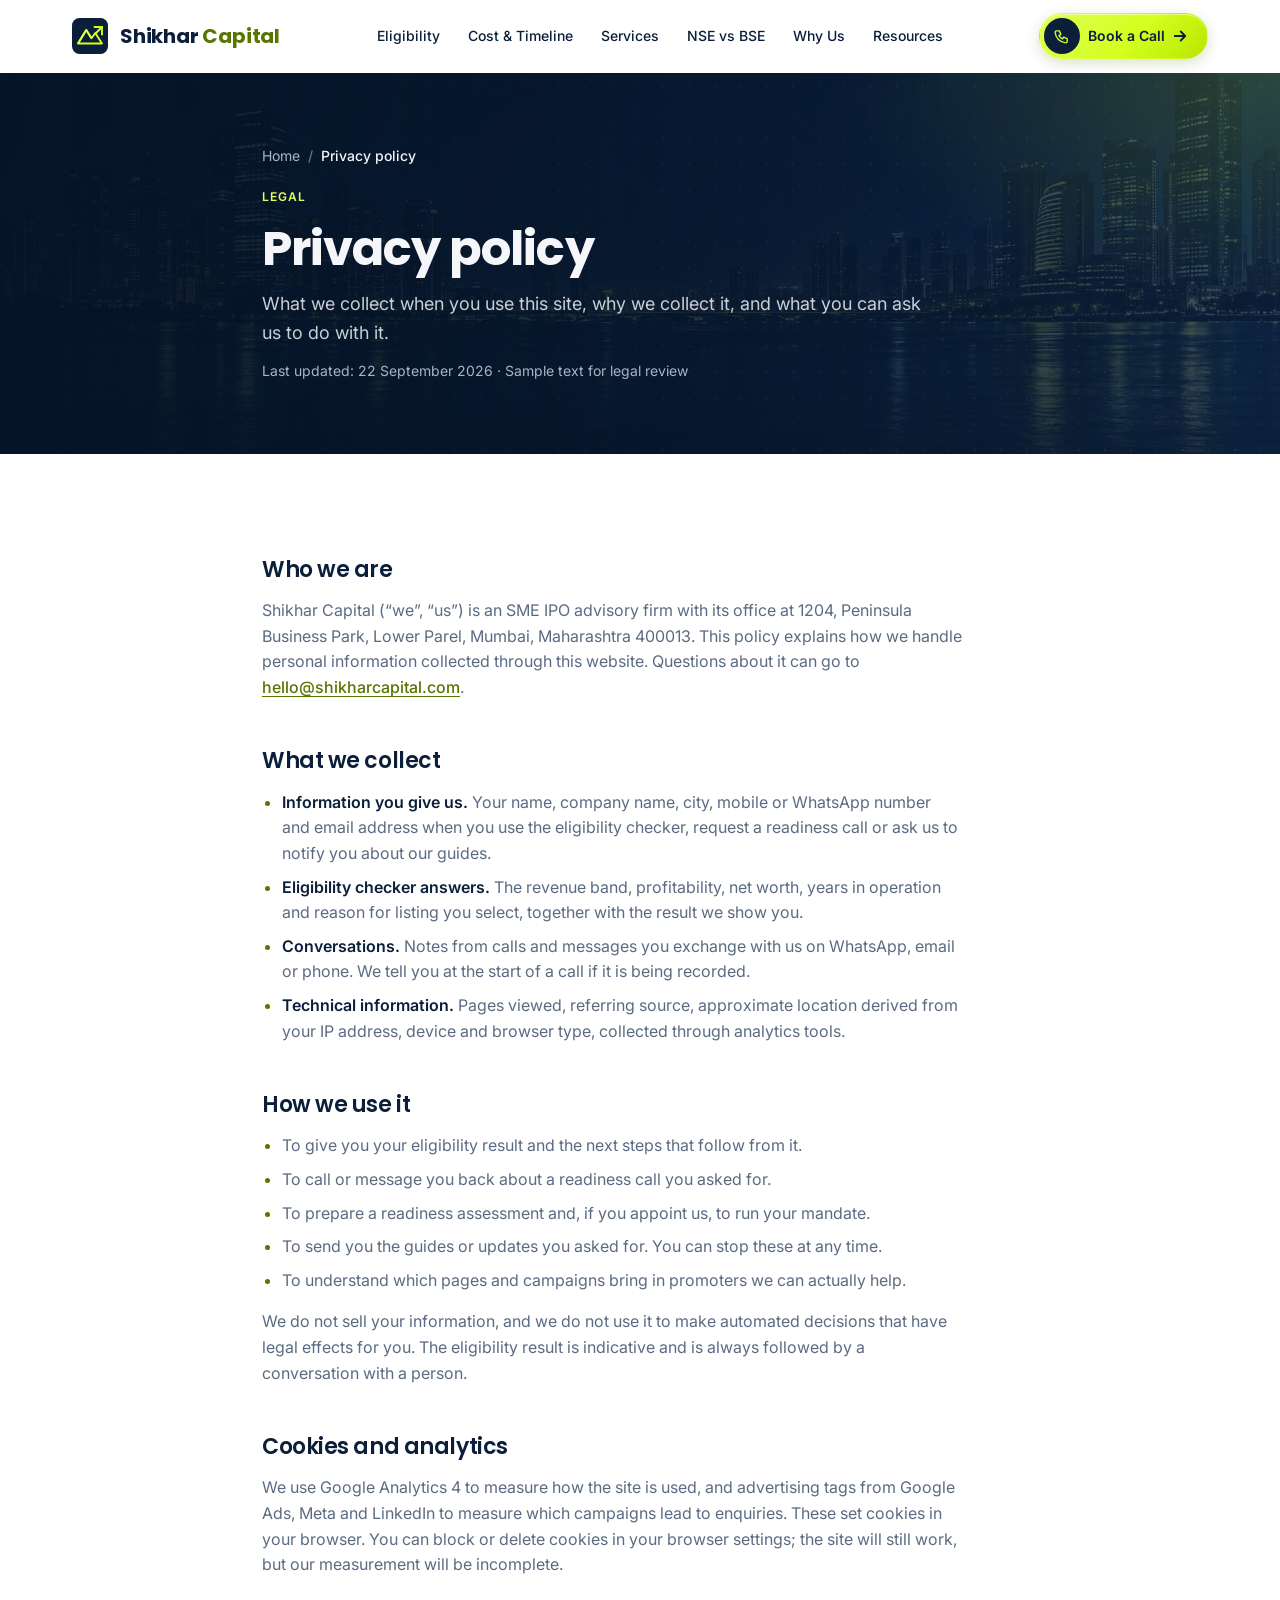
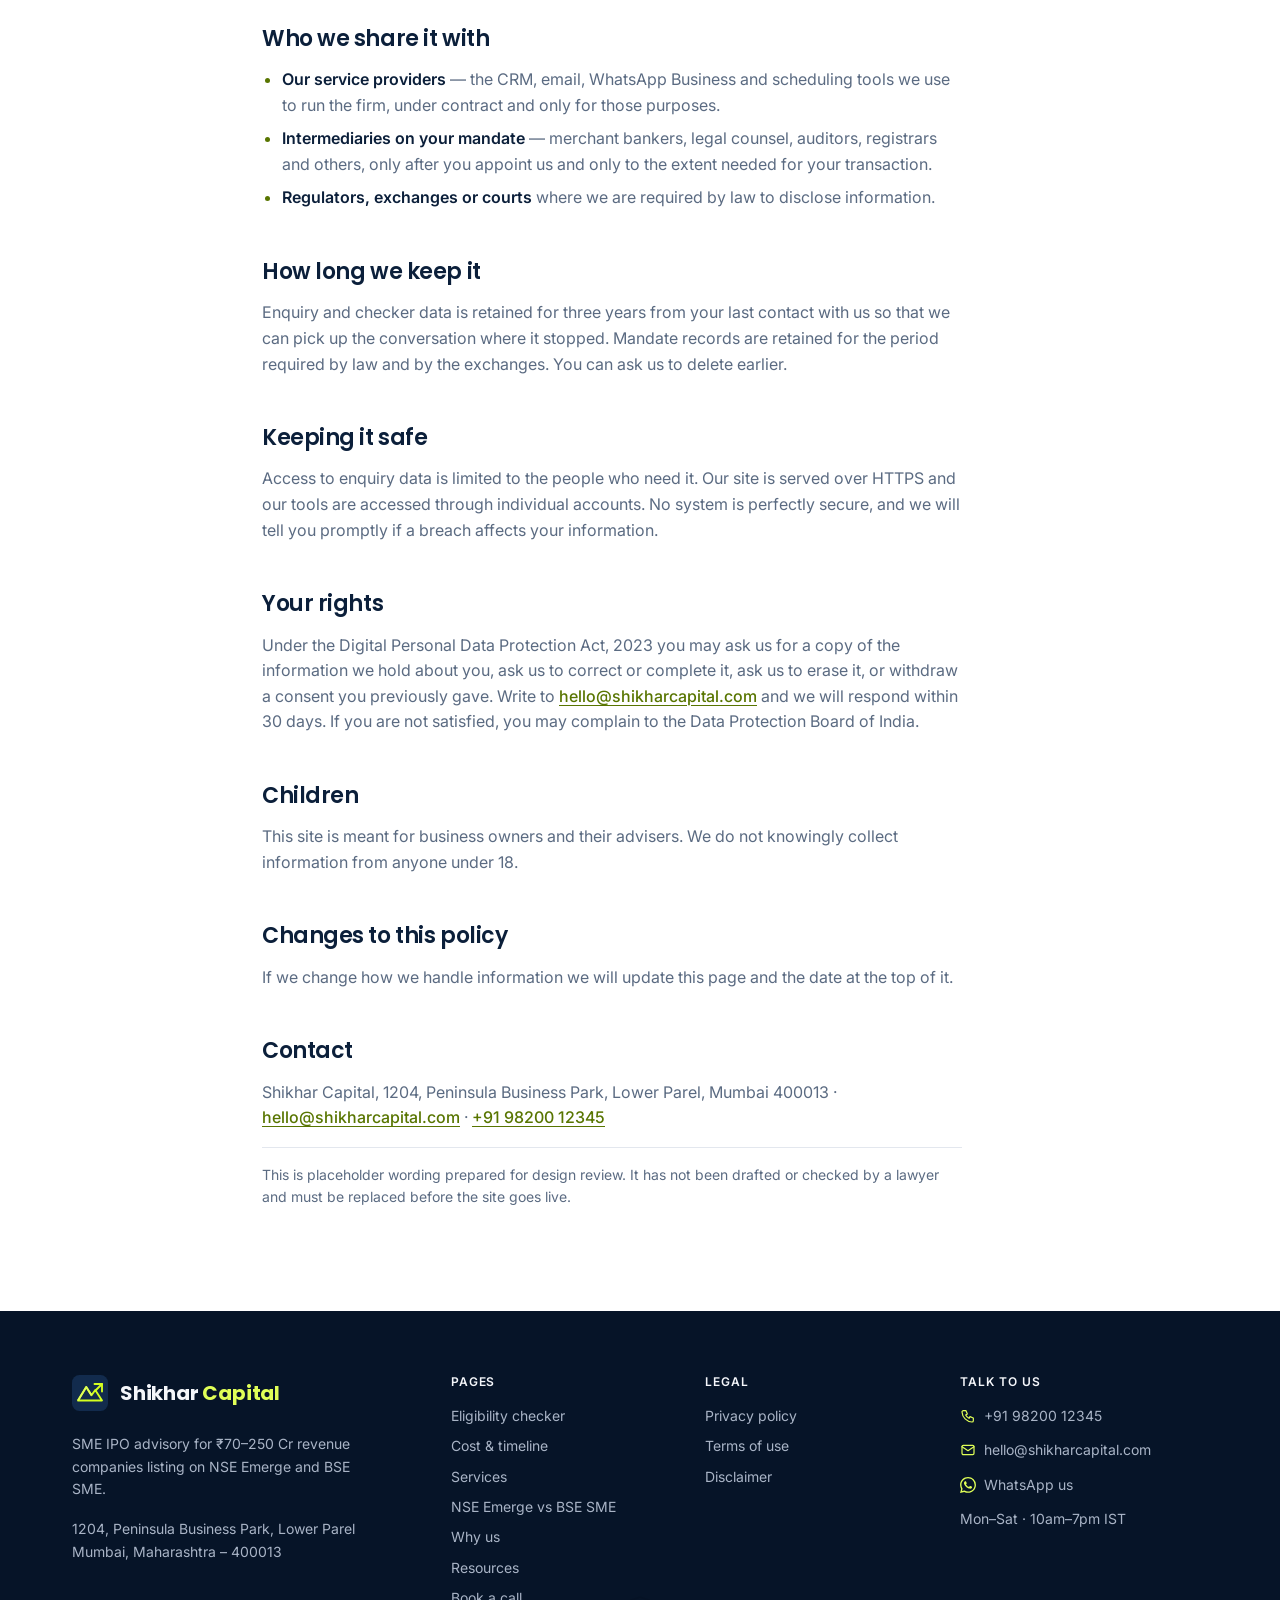
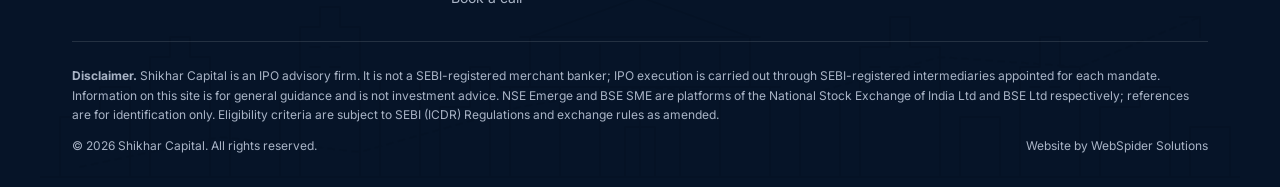
<file: v1/privacy.html>
<!DOCTYPE html>
<html lang="en-IN">
<head>
  <meta charset="utf-8">
  <meta name="viewport" content="width=device-width, initial-scale=1">
  <title>Privacy Policy | Shikhar Capital</title>
  <meta name="description" content="How Shikhar Capital collects, uses and protects the information you share through the eligibility checker, enquiry forms, WhatsApp and calls.">
  <!-- TODO: confirm production domain with client -->
  <link rel="canonical" href="https://www.shikharcapital.com/privacy">
  <meta name="theme-color" content="#0B1F3A">

  <!-- Open Graph / Twitter -->
  <meta property="og:type" content="website">
  <meta property="og:site_name" content="Shikhar Capital">
  <meta property="og:title" content="Privacy Policy — Shikhar Capital">
  <meta property="og:description" content="What we collect, why we collect it, who we share it with and the rights you have under the DPDP Act, 2023.">
  <meta property="og:url" content="https://www.shikharcapital.com/privacy">
  <meta property="og:image" content="https://www.shikharcapital.com/images/og-home.jpg">
  <meta property="og:locale" content="en_IN">
  <meta name="twitter:card" content="summary_large_image">

  <!-- Fonts -->
  <link rel="preconnect" href="https://fonts.googleapis.com">
  <link rel="preconnect" href="https://fonts.gstatic.com" crossorigin>
  <link href="https://fonts.googleapis.com/css2?family=Inter:wght@400;500;600&family=Poppins:wght@500;600;700&display=swap" rel="stylesheet">

  <link rel="icon" href="images/logo-mark.svg" type="image/svg+xml">
  <link rel="stylesheet" href="assets/style.css">
  <script defer src="assets/main.js"></script>

  <!-- Structured data: Organization + ProfessionalService (placeholders marked XXXX) -->
  <script type="application/ld+json">
  {
    "@context": "https://schema.org",
    "@graph": [
      {
        "@type": "Organization",
        "@id": "https://www.shikharcapital.com/#org",
        "name": "Shikhar Capital",
        "url": "https://www.shikharcapital.com/",
        "logo": "https://www.shikharcapital.com/images/logo-mark.svg",
        "email": "hello@shikharcapital.com",
        "contactPoint": {
          "@type": "ContactPoint",
          "telephone": "+91-98200-12345",
          "contactType": "sales",
          "areaServed": "IN",
          "availableLanguage": ["en", "hi"]
        },
        "sameAs": ["https://www.linkedin.com/company/shikhar-capital"]
      },
      {
        "@type": "ProfessionalService",
        "@id": "https://www.shikharcapital.com/#service",
        "name": "Shikhar Capital — SME IPO Advisory",
        "parentOrganization": { "@id": "https://www.shikharcapital.com/#org" },
        "url": "https://www.shikharcapital.com/",
        "description": "SME IPO advisory for ₹70–250 Cr revenue companies listing on NSE Emerge and BSE SME. One advisor coordinates every intermediary from readiness check to listing day, with a single consolidated plan.",
        "telephone": "+91-98200-12345",
        "priceRange": "₹₹₹",
        "address": {
          "@type": "PostalAddress",
          "streetAddress": "1204, Peninsula Business Park, Lower Parel",
          "addressLocality": "Mumbai",
          "addressRegion": "Maharashtra",
          "postalCode": "400013",
          "addressCountry": "IN"
        },
        "areaServed": { "@type": "Country", "name": "India" },
        "serviceType": ["SME IPO Advisory", "NSE Emerge Listing", "BSE SME Listing"],
        "knowsAbout": ["SME IPO", "NSE Emerge", "BSE SME", "DRHP", "IPO readiness", "Merchant banker coordination"]
      }
    ]
  }
  </script>

  <!-- Structured data: BreadcrumbList (mirrors the visible breadcrumb) -->
  <script type="application/ld+json">
  {
    "@context": "https://schema.org",
    "@type": "BreadcrumbList",
    "itemListElement": [
      { "@type": "ListItem", "position": 1, "name": "Home", "item": "https://www.shikharcapital.com/" },
      { "@type": "ListItem", "position": 2, "name": "Privacy policy", "item": "https://www.shikharcapital.com/privacy" }
    ]
  }
  </script>
</head>
<body>

  <a class="skip-link" href="#main">Skip to content</a>

  <!-- ==================================================================
       SHARED: SITE HEADER — copy verbatim to every page.
       Keep in sync across all v1/*.html pages. Do not edit per page;
       aria-current is set by main.js.
       ================================================================== -->
  <header class="site-header">
    <div class="container site-header__inner">
      <a class="brand" href="index.html" aria-label="Shikhar Capital — home">
        <svg class="brand__mark" viewBox="0 0 48 48" aria-hidden="true" focusable="false">
          <rect width="48" height="48" rx="10" fill="#0B1F3A"/>
          <path d="M8 34 L19 16 L26 27 L31 20 L40 34 Z" fill="none" stroke="#D4FF1F" stroke-width="2.5" stroke-linejoin="round"/>
          <path d="M8 34 L19 16 L26 27" fill="none" stroke="#E0FF57" stroke-width="2.5" stroke-linejoin="round"/>
          <path d="M30 12 L40 12 L40 22" fill="none" stroke="#D4FF1F" stroke-width="2.5" stroke-linecap="round" stroke-linejoin="round"/>
          <path d="M40 12 L32 20" fill="none" stroke="#D4FF1F" stroke-width="2.5" stroke-linecap="round"/>
        </svg>
        <span class="brand__name">Shikhar <em>Capital</em></span>
      </a>

      <nav class="site-nav" id="site-nav" aria-label="Primary">
        <!-- On phones each link shows an icon tile + one-line description (.site-nav__desc); desktop shows the label only -->
        <ul class="site-nav__list">
          <li><a href="sme-ipo-eligibility.html"><span class="site-nav__icon" aria-hidden="true"><svg viewBox="0 0 24 24" fill="none" stroke="currentColor" stroke-width="1.8" stroke-linecap="round" stroke-linejoin="round"><path d="M9 12l2 2 4-4"/><path d="M12 3l8 4v5c0 5-3.5 8-8 9-4.5-1-8-4-8-9V7z"/></svg></span><span class="site-nav__text">Eligibility<small class="site-nav__desc">60-second readiness check</small></span></a></li>
          <li><a href="sme-ipo-cost-timeline.html"><span class="site-nav__icon" aria-hidden="true"><svg viewBox="0 0 24 24" fill="none" stroke="currentColor" stroke-width="1.8" stroke-linecap="round" stroke-linejoin="round"><circle cx="12" cy="12" r="9"/><path d="M12 7v5l3 2"/></svg></span><span class="site-nav__text">Cost &amp; Timeline<small class="site-nav__desc">What it costs, step by step</small></span></a></li>
          <li><a href="services.html"><span class="site-nav__icon" aria-hidden="true"><svg viewBox="0 0 24 24" fill="none" stroke="currentColor" stroke-width="1.8" stroke-linecap="round" stroke-linejoin="round"><path d="M12 3v18M5 8l7-5 7 5M5 16l7 5 7-5"/></svg></span><span class="site-nav__text">Services<small class="site-nav__desc">Pre-IPO · Execution · Post-listing</small></span></a></li>
          <li><a href="nse-emerge-vs-bse-sme.html"><span class="site-nav__icon" aria-hidden="true"><svg viewBox="0 0 24 24" fill="none" stroke="currentColor" stroke-width="1.8" stroke-linecap="round" stroke-linejoin="round"><path d="M4 19h16M6 16V9M10 16V5M14 16v-6M18 16V7"/></svg></span><span class="site-nav__text">NSE vs BSE<small class="site-nav__desc">Which platform fits you</small></span></a></li>
          <li><a href="about.html"><span class="site-nav__icon" aria-hidden="true"><svg viewBox="0 0 24 24" fill="none" stroke="currentColor" stroke-width="1.8" stroke-linecap="round" stroke-linejoin="round"><circle cx="12" cy="8" r="4"/><path d="M4 21a8 8 0 0 1 16 0"/></svg></span><span class="site-nav__text">Why Us<small class="site-nav__desc">One advisor, every intermediary</small></span></a></li>
          <li><a href="resources.html"><span class="site-nav__icon" aria-hidden="true"><svg viewBox="0 0 24 24" fill="none" stroke="currentColor" stroke-width="1.8" stroke-linecap="round" stroke-linejoin="round"><path d="M4 5h6a3 3 0 0 1 3 3v12a2 2 0 0 0-2-2H4z"/><path d="M20 5h-6a3 3 0 0 0-3 3v12a2 2 0 0 1 2-2h7z"/></svg></span><span class="site-nav__text">Resources<small class="site-nav__desc">Guides &amp; checklists</small></span></a></li>
        </ul>

        <!-- Phone-only footer of the menu -->
        <div class="site-nav__foot">
          <a class="btn btn--accent btn--block site-nav__cta" href="#book" data-book>
            <svg viewBox="0 0 24 24" fill="none" stroke="currentColor" stroke-width="1.8" stroke-linecap="round" stroke-linejoin="round" aria-hidden="true"><rect x="3" y="5" width="18" height="16" rx="2"/><path d="M3 10h18M8 3v4M16 3v4"/></svg>
            Book a readiness call
          </a>
          <div class="site-nav__quick">
            <a href="tel:+919820012345"><svg viewBox="0 0 24 24" fill="none" stroke="currentColor" stroke-width="1.8" stroke-linecap="round" stroke-linejoin="round" aria-hidden="true"><path d="M5 4h4l2 5-2.5 1.5a11 11 0 0 0 5 5L15 13l5 2v4a2 2 0 0 1-2 2A16 16 0 0 1 3 6a2 2 0 0 1 2-2z"/></svg>Call us</a>
            <a href="https://wa.me/919820012345?text=Hi%20Shikhar%20Capital%2C%20I%27d%20like%20to%20check%20if%20my%20company%20is%20SME%20IPO-ready." target="_blank" rel="noopener"><svg viewBox="0 0 24 24" fill="currentColor" aria-hidden="true"><path d="M17.472 14.382c-.297-.149-1.758-.867-2.03-.967-.273-.099-.471-.148-.67.15-.197.297-.767.966-.94 1.164-.173.199-.347.223-.644.075-.297-.15-1.255-.463-2.39-1.475-.883-.788-1.48-1.761-1.653-2.059-.173-.297-.018-.458.13-.606.134-.133.298-.347.446-.52.149-.174.198-.298.298-.497.099-.198.05-.371-.025-.52-.075-.149-.669-1.612-.916-2.207-.242-.579-.487-.5-.669-.51-.173-.008-.371-.01-.57-.01-.198 0-.52.074-.792.372-.272.297-1.04 1.016-1.04 2.479 0 1.462 1.065 2.875 1.213 3.074.149.198 2.096 3.2 5.077 4.487.709.306 1.262.489 1.694.625.712.227 1.36.195 1.871.118.571-.085 1.758-.719 2.006-1.413.248-.694.248-1.289.173-1.413-.074-.124-.272-.198-.57-.347m-5.421 7.403h-.004a9.87 9.87 0 01-5.031-1.378l-.361-.214-3.741.982.998-3.648-.235-.374a9.86 9.86 0 01-1.51-5.26c.001-5.45 4.436-9.884 9.888-9.884 2.64 0 5.122 1.03 6.988 2.898a9.825 9.825 0 012.893 6.994c-.003 5.45-4.437 9.885-9.885 9.885m8.413-18.297A11.815 11.815 0 0012.05 0C5.495 0 .16 5.335.157 11.892c0 2.096.547 4.142 1.588 5.945L.057 24l6.305-1.654a11.882 11.882 0 005.683 1.448h.005c6.554 0 11.89-5.335 11.893-11.893a11.821 11.821 0 00-3.48-8.413Z"/></svg>WhatsApp</a>
          </div>
          <!-- SAMPLE DATA: contact details -->
          <p class="site-nav__contact"><a href="mailto:hello@shikharcapital.com">hello@shikharcapital.com</a><span>Mon–Sat · 10am–7pm IST · Reply within 15 min</span></p>
        </div>
      </nav>

      <div class="site-header__right">
        <a class="btn btn--accent btn--sm site-header__cta" href="#book" data-book>
          <span class="site-header__cta-icon" aria-hidden="true"><svg viewBox="0 0 24 24" fill="none" stroke="currentColor" stroke-width="2" stroke-linecap="round" stroke-linejoin="round"><path d="M5 4h4l2 5-2.5 1.5a11 11 0 0 0 5 5L15 13l5 2v4a2 2 0 0 1-2 2A16 16 0 0 1 3 6a2 2 0 0 1 2-2z"/></svg></span>
          <span>Book a Call</span>
          <svg class="site-header__cta-arrow" viewBox="0 0 24 24" fill="none" stroke="currentColor" stroke-width="2.4" stroke-linecap="round" stroke-linejoin="round" aria-hidden="true"><path d="M5 12h14M13 6l6 6-6 6"/></svg>
        </a>
        <button class="nav-toggle" type="button" aria-expanded="false" aria-controls="site-nav" aria-label="Open menu">
          <svg class="icon-menu" viewBox="0 0 24 24" fill="none" stroke="currentColor" stroke-width="2" stroke-linecap="round" aria-hidden="true"><path d="M4 7h16M4 12h16M4 17h16"/></svg>
          <svg class="icon-close" viewBox="0 0 24 24" fill="none" stroke="currentColor" stroke-width="2" stroke-linecap="round" aria-hidden="true"><path d="M6 6l12 12M18 6L6 18"/></svg>
        </button>
      </div>
    </div>
  </header>
  <!-- /SHARED: SITE HEADER -->

  <main id="main">

    <!-- ============================ PAGE HERO ============================ -->
    <section class="page-hero" aria-labelledby="page-title">
      <img class="page-hero__bg" src="images/cta-bg.webp" alt="" width="1920" height="800" loading="lazy" decoding="async">
      <div class="container container--narrow page-hero__inner">
        <div class="page-hero__content">
          <nav class="crumbs" aria-label="Breadcrumb">
            <ol>
              <li><a href="index.html">Home</a></li>
              <li aria-current="page">Privacy policy</li>
            </ol>
          </nav>
          <span class="eyebrow">Legal</span>
          <h1 id="page-title">Privacy policy</h1>
          <p class="lead">What we collect when you use this site, why we collect it, and what you can ask us to do with it.</p>
          <!-- SAMPLE DATA: date + the whole policy below are placeholder text for the client's counsel -->
          <p class="note"><span data-placeholder>Last updated: 22 September 2026</span> · Sample text for legal review</p>
        </div>
      </div>
    </section>

    <!-- ============================ POLICY ============================ -->
    <section class="section">
      <div class="container container--narrow">
        <!-- SAMPLE DATA: placeholder privacy copy — must be reviewed and replaced by the client's legal counsel -->
        <div class="prose" data-placeholder>
          <h2>Who we are</h2>
          <p>Shikhar Capital (&ldquo;we&rdquo;, &ldquo;us&rdquo;) is an SME IPO advisory firm with its office at 1204, Peninsula Business Park, Lower Parel, Mumbai, Maharashtra&nbsp;400013. This policy explains how we handle personal information collected through this website. Questions about it can go to <a href="mailto:hello@shikharcapital.com">hello@shikharcapital.com</a>.</p>

          <h2>What we collect</h2>
          <ul>
            <li><strong>Information you give us.</strong> Your name, company name, city, mobile or WhatsApp number and email address when you use the eligibility checker, request a readiness call or ask us to notify you about our guides.</li>
            <li><strong>Eligibility checker answers.</strong> The revenue band, profitability, net worth, years in operation and reason for listing you select, together with the result we show you.</li>
            <li><strong>Conversations.</strong> Notes from calls and messages you exchange with us on WhatsApp, email or phone. We tell you at the start of a call if it is being recorded.</li>
            <li><strong>Technical information.</strong> Pages viewed, referring source, approximate location derived from your IP address, device and browser type, collected through analytics tools.</li>
          </ul>

          <h2>How we use it</h2>
          <ul>
            <li>To give you your eligibility result and the next steps that follow from it.</li>
            <li>To call or message you back about a readiness call you asked for.</li>
            <li>To prepare a readiness assessment and, if you appoint us, to run your mandate.</li>
            <li>To send you the guides or updates you asked for. You can stop these at any time.</li>
            <li>To understand which pages and campaigns bring in promoters we can actually help.</li>
          </ul>
          <p>We do not sell your information, and we do not use it to make automated decisions that have legal effects for you. The eligibility result is indicative and is always followed by a conversation with a person.</p>

          <h2>Cookies and analytics</h2>
          <p>We use Google Analytics 4 to measure how the site is used, and advertising tags from Google Ads, Meta and LinkedIn to measure which campaigns lead to enquiries. These set cookies in your browser. You can block or delete cookies in your browser settings; the site will still work, but our measurement will be incomplete.</p>

          <h2>Who we share it with</h2>
          <ul>
            <li><strong>Our service providers</strong> — the CRM, email, WhatsApp Business and scheduling tools we use to run the firm, under contract and only for those purposes.</li>
            <li><strong>Intermediaries on your mandate</strong> — merchant bankers, legal counsel, auditors, registrars and others, only after you appoint us and only to the extent needed for your transaction.</li>
            <li><strong>Regulators, exchanges or courts</strong> where we are required by law to disclose information.</li>
          </ul>

          <h2>How long we keep it</h2>
          <p>Enquiry and checker data is retained for three years from your last contact with us so that we can pick up the conversation where it stopped. Mandate records are retained for the period required by law and by the exchanges. You can ask us to delete earlier.</p>

          <h2>Keeping it safe</h2>
          <p>Access to enquiry data is limited to the people who need it. Our site is served over HTTPS and our tools are accessed through individual accounts. No system is perfectly secure, and we will tell you promptly if a breach affects your information.</p>

          <h2>Your rights</h2>
          <p>Under the Digital Personal Data Protection Act, 2023 you may ask us for a copy of the information we hold about you, ask us to correct or complete it, ask us to erase it, or withdraw a consent you previously gave. Write to <a href="mailto:hello@shikharcapital.com">hello@shikharcapital.com</a> and we will respond within 30 days. If you are not satisfied, you may complain to the Data Protection Board of India.</p>

          <h2>Children</h2>
          <p>This site is meant for business owners and their advisers. We do not knowingly collect information from anyone under 18.</p>

          <h2>Changes to this policy</h2>
          <p>If we change how we handle information we will update this page and the date at the top of it.</p>

          <h2>Contact</h2>
          <p>Shikhar Capital, 1204, Peninsula Business Park, Lower Parel, Mumbai&nbsp;400013 · <a href="mailto:hello@shikharcapital.com">hello@shikharcapital.com</a> · <a href="tel:+919820012345">+91&nbsp;98200&nbsp;12345</a></p>

          <p class="note prose__meta">This is placeholder wording prepared for design review. It has not been drafted or checked by a lawyer and must be replaced before the site goes live.</p>
        </div>
      </div>
    </section>
  </main>

  <!-- ==================================================================
       SHARED: SITE FOOTER — copy verbatim to every page.
       Keep in sync across all v1/*.html pages.
       ================================================================== -->
  <footer class="site-footer">
    <div class="container">
      <div class="footer__grid">
        <div>
          <a class="brand" href="index.html" aria-label="Shikhar Capital — home">
            <svg class="brand__mark" viewBox="0 0 48 48" aria-hidden="true" focusable="false">
              <rect width="48" height="48" rx="10" fill="#122B4D"/>
              <path d="M8 34 L19 16 L26 27 L31 20 L40 34 Z" fill="none" stroke="#D4FF1F" stroke-width="2.5" stroke-linejoin="round"/>
              <path d="M8 34 L19 16 L26 27" fill="none" stroke="#E0FF57" stroke-width="2.5" stroke-linejoin="round"/>
              <path d="M30 12 L40 12 L40 22" fill="none" stroke="#D4FF1F" stroke-width="2.5" stroke-linecap="round" stroke-linejoin="round"/>
              <path d="M40 12 L32 20" fill="none" stroke="#D4FF1F" stroke-width="2.5" stroke-linecap="round"/>
            </svg>
            <span class="brand__name">Shikhar <em>Capital</em></span>
          </a>
          <p class="footer__blurb">SME IPO advisory for ₹70–250 Cr revenue companies listing on NSE Emerge and BSE SME.</p>
          <!-- SAMPLE DATA: office address -->
          <address class="footer__addr">
            <span data-placeholder>1204, Peninsula Business Park, Lower Parel</span><br>
            <span data-placeholder>Mumbai, Maharashtra – 400013</span>
          </address>
        </div>

        <div>
          <h2 class="footer__title">Pages</h2>
          <ul class="footer__links">
            <li><a href="sme-ipo-eligibility.html">Eligibility checker</a></li>
            <li><a href="sme-ipo-cost-timeline.html">Cost &amp; timeline</a></li>
            <li><a href="services.html">Services</a></li>
            <li><a href="nse-emerge-vs-bse-sme.html">NSE Emerge vs BSE SME</a></li>
            <li><a href="about.html">Why us</a></li>
            <li><a href="resources.html">Resources</a></li>
            <li><a href="#book" data-book>Book a call</a></li>
          </ul>
        </div>

        <div>
          <h2 class="footer__title">Legal</h2>
          <ul class="footer__links">
            <li><a href="privacy.html">Privacy policy</a></li>
            <li><a href="terms.html">Terms of use</a></li>
            <li><a href="disclaimer.html">Disclaimer</a></li>
          </ul>
        </div>

        <div>
          <h2 class="footer__title">Talk to us</h2>
          <div class="footer__contact">
            <!-- SAMPLE DATA: phone, email -->
            <a href="tel:+919820012345"><svg viewBox="0 0 24 24" fill="none" stroke="currentColor" stroke-width="1.8" stroke-linecap="round" stroke-linejoin="round" aria-hidden="true"><path d="M5 4h4l2 5-2.5 1.5a11 11 0 0 0 5 5L15 13l5 2v4a2 2 0 0 1-2 2A16 16 0 0 1 3 6a2 2 0 0 1 2-2z"/></svg><span data-placeholder>+91 98200 12345</span></a>
            <a href="mailto:hello@shikharcapital.com"><svg viewBox="0 0 24 24" fill="none" stroke="currentColor" stroke-width="1.8" stroke-linecap="round" stroke-linejoin="round" aria-hidden="true"><rect x="3" y="5" width="18" height="14" rx="2"/><path d="M3 7l9 6 9-6"/></svg><span data-placeholder>hello@shikharcapital.com</span></a>
            <a href="https://wa.me/919820012345?text=Hi%20Shikhar%20Capital%2C%20I%27d%20like%20to%20check%20if%20my%20company%20is%20SME%20IPO-ready.%20Company%3A%20___%20%7C%20Revenue%20(FY)%3A%20___%20%7C%20City%3A%20___" target="_blank" rel="noopener"><svg viewBox="0 0 24 24" fill="currentColor" aria-hidden="true"><path d="M17.472 14.382c-.297-.149-1.758-.867-2.03-.967-.273-.099-.471-.148-.67.15-.197.297-.767.966-.94 1.164-.173.199-.347.223-.644.075-.297-.15-1.255-.463-2.39-1.475-.883-.788-1.48-1.761-1.653-2.059-.173-.297-.018-.458.13-.606.134-.133.298-.347.446-.52.149-.174.198-.298.298-.497.099-.198.05-.371-.025-.52-.075-.149-.669-1.612-.916-2.207-.242-.579-.487-.5-.669-.51-.173-.008-.371-.01-.57-.01-.198 0-.52.074-.792.372-.272.297-1.04 1.016-1.04 2.479 0 1.462 1.065 2.875 1.213 3.074.149.198 2.096 3.2 5.077 4.487.709.306 1.262.489 1.694.625.712.227 1.36.195 1.871.118.571-.085 1.758-.719 2.006-1.413.248-.694.248-1.289.173-1.413-.074-.124-.272-.198-.57-.347m-5.421 7.403h-.004a9.87 9.87 0 01-5.031-1.378l-.361-.214-3.741.982.998-3.648-.235-.374a9.86 9.86 0 01-1.51-5.26c.001-5.45 4.436-9.884 9.888-9.884 2.64 0 5.122 1.03 6.988 2.898a9.825 9.825 0 012.893 6.994c-.003 5.45-4.437 9.885-9.885 9.885m8.413-18.297A11.815 11.815 0 0012.05 0C5.495 0 .16 5.335.157 11.892c0 2.096.547 4.142 1.588 5.945L.057 24l6.305-1.654a11.882 11.882 0 005.683 1.448h.005c6.554 0 11.89-5.335 11.893-11.893a11.821 11.821 0 00-3.48-8.413Z"/></svg>WhatsApp us</a>
            <span>Mon–Sat · 10am–7pm IST</span>
          </div>
        </div>
      </div>

      <div class="footer__legal">
        <!-- SAMPLE DATA: disclaimer wording for legal review; must align with Google financial-services ad policy -->
        <p><strong>Disclaimer.</strong> Shikhar Capital is an IPO advisory firm. It is not a SEBI-registered merchant banker; IPO execution is carried out through SEBI-registered intermediaries appointed for each mandate. Information on this site is for general guidance and is not investment advice. NSE Emerge and BSE SME are platforms of the National Stock Exchange of India Ltd and BSE Ltd respectively; references are for identification only. Eligibility criteria are subject to SEBI (ICDR) Regulations and exchange rules as amended.</p>
        <div class="footer__copy">
          <span>© <span data-year>2026</span> Shikhar Capital. All rights reserved.</span>
          <span>Website by <a href="https://webspidersolutions.com" rel="noopener" target="_blank">WebSpider Solutions</a></span>
        </div>
      </div>
    </div>
  </footer>
  <!-- /SHARED: SITE FOOTER -->

  <!-- ==================================================================
       SHARED: ALWAYS-ON WIDGETS — copy verbatim to every page.
       Mobile bottom bar + "Book a call" split-screen dialog (opened by any [data-book] link;
       replaces the former book.html page). WhatsApp float + callback widget removed by the client.
       ================================================================== -->
  <dialog class="book" id="book" aria-labelledby="book-title">
    <div class="book__panel">
      <button class="book__close" type="button" data-book-close aria-label="Close">
        <svg viewBox="0 0 24 24" fill="none" stroke="currentColor" stroke-width="2.2" stroke-linecap="round" aria-hidden="true"><path d="M6 6l12 12M18 6L6 18"/></svg>
      </button>

      <!-- Left: what the call is -->
      <aside class="book__aside">
        <span class="book__handle" aria-hidden="true"></span>
        <img class="book__bg" src="images/cta-bg.webp" alt="" width="1920" height="800" loading="lazy" decoding="async">
        <div class="book__aside-body">
          <span class="book__eyebrow">Readiness call · 20 minutes</span>
          <h2 class="book__title" id="book-title">Twenty minutes with an advisor. No pitch.</h2>
          <p class="book__sub">We look at your numbers, tell you honestly where you stand, and what the next two steps would be.</p>
          <ul class="book__list">
            <li><svg viewBox="0 0 24 24" fill="none" stroke="currentColor" stroke-width="2.5" stroke-linecap="round" stroke-linejoin="round" aria-hidden="true"><path d="M5 12.5l4.5 4.5L19 7.5"/></svg>A first read on NSE Emerge / BSE SME eligibility</li>
            <li><svg viewBox="0 0 24 24" fill="none" stroke="currentColor" stroke-width="2.5" stroke-linecap="round" stroke-linejoin="round" aria-hidden="true"><path d="M5 12.5l4.5 4.5L19 7.5"/></svg>A realistic cost band for your issue size</li>
            <li><svg viewBox="0 0 24 24" fill="none" stroke="currentColor" stroke-width="2.5" stroke-linecap="round" stroke-linejoin="round" aria-hidden="true"><path d="M5 12.5l4.5 4.5L19 7.5"/></svg>Your next two steps, in writing, the same day</li>
          </ul>
          <!-- SAMPLE DATA: advisor name -->
          <div class="book__advisor">
            <img src="images/founder-face.webp" alt="" width="400" height="400" loading="lazy" decoding="async">
            <span><b><span data-placeholder>Ajay</span></b><small>Founder · takes every readiness call</small></span>
          </div>
          <p class="book__trust">Free · No obligation · Mon–Sat, 10am–7pm IST</p>
        </div>
      </aside>

      <!-- Right: the form -->
      <div class="book__main">
        <form class="book-form" id="book-form" novalidate aria-label="Book a readiness call">
          <div class="book-form__head">
            <h3>Book your call</h3>
            <p>Fill this in and we confirm a slot on WhatsApp within 15 minutes on working days.</p>
          </div>
          <div class="book-form__fields">
            <div class="book-form__row">
              <div class="field">
                <label for="bk-name">Your name</label>
                <input class="input" id="bk-name" name="name" type="text" autocomplete="name" required aria-describedby="bk-name-error" placeholder="Your name">
                <span class="field__error" id="bk-name-error" aria-live="polite"></span>
              </div>
              <div class="field">
                <label for="bk-company">Company name</label>
                <input class="input" id="bk-company" name="company" type="text" autocomplete="organization" required aria-describedby="bk-company-error" placeholder="Company name">
                <span class="field__error" id="bk-company-error" aria-live="polite"></span>
              </div>
            </div>
            <div class="book-form__row">
              <div class="field">
                <label for="bk-mobile">Mobile / WhatsApp</label>
                <input class="input" id="bk-mobile" name="mobile" type="tel" inputmode="numeric" autocomplete="tel-national" required aria-describedby="bk-mobile-error" placeholder="Mobile / WhatsApp (10 digits)">
                <span class="field__error" id="bk-mobile-error" aria-live="polite"></span>
              </div>
              <div class="field">
                <label for="bk-email">Email <span class="field__opt">(optional)</span></label>
                <input class="input" id="bk-email" name="email" type="email" autocomplete="email" aria-describedby="bk-email-error" placeholder="Email (optional)">
                <span class="field__error" id="bk-email-error" aria-live="polite"></span>
              </div>
            </div>
            <div class="book-form__row">
              <div class="field">
                <label for="bk-revenue">Annual revenue (last FY)</label>
                <select class="input input--select" id="bk-revenue" name="revenue" required aria-describedby="bk-revenue-error">
                  <option value="" selected disabled>Annual revenue (last FY)</option>
                  <option value="under-70">Under ₹70 Cr</option>
                  <option value="70-150">₹70–150 Cr</option>
                  <option value="150-250">₹150–250 Cr</option>
                  <option value="over-250">Over ₹250 Cr</option>
                </select>
                <span class="field__error" id="bk-revenue-error" aria-live="polite"></span>
              </div>
              <div class="field">
                <label for="bk-slot">Preferred time</label>
                <select class="input input--select" id="bk-slot" name="slot" required aria-describedby="bk-slot-error">
                  <option value="" selected disabled>Preferred time window</option>
                  <option value="morning">Morning · 10am–1pm</option>
                  <option value="afternoon">Afternoon · 1pm–4pm</option>
                  <option value="evening">Evening · 4pm–7pm</option>
                </select>
                <span class="field__error" id="bk-slot-error" aria-live="polite"></span>
              </div>
            </div>
            <input type="hidden" name="page" value="">
            <button class="btn btn--accent btn--block" type="submit">
              Book my readiness call
              <svg viewBox="0 0 24 24" fill="none" stroke="currentColor" stroke-width="2.2" stroke-linecap="round" stroke-linejoin="round" aria-hidden="true"><path d="M5 12h14M13 6l6 6-6 6"/></svg>
            </button>
            <p class="book-form__note">
              <svg viewBox="0 0 24 24" fill="none" stroke="currentColor" stroke-width="2" stroke-linecap="round" stroke-linejoin="round" aria-hidden="true"><path d="M12 3l8 4v5c0 5-3.5 8-8 9-4.5-1-8-4-8-9V7z"/><path d="M9 12l2 2 4-4"/></svg>
              Your details stay with Shikhar Capital.
            </p>
          </div>
          <div class="book-form__success" tabindex="-1" hidden>
            <span class="book-form__success-icon" aria-hidden="true">
              <svg viewBox="0 0 24 24" fill="none" stroke="currentColor" stroke-width="2.5" stroke-linecap="round" stroke-linejoin="round"><path d="M5 12.5l4.5 4.5L19 7.5"/></svg>
            </span>
            <h3>You're booked in.</h3>
            <p>We'll confirm your slot on WhatsApp within 15 minutes (Mon–Sat, 10am–7pm IST). Want to jump the queue? <a class="link" href="https://wa.me/919820012345?text=Hi%20Shikhar%20Capital%2C%20I%20just%20booked%20a%20readiness%20call." target="_blank" rel="noopener">Message us now</a>.</p>
            <button class="btn btn--outline btn--sm" type="button" data-book-close>Done</button>
          </div>
        </form>
      </div>
    </div>
  </dialog>

  <nav class="mobile-bar" aria-label="Quick actions">
    <a class="mobile-bar__cta" href="tel:+919820012345"><svg viewBox="0 0 24 24" fill="none" stroke="currentColor" stroke-width="2" stroke-linecap="round" stroke-linejoin="round" aria-hidden="true"><path d="M5 4h4l2 5-2.5 1.5a11 11 0 0 0 5 5L15 13l5 2v4a2 2 0 0 1-2 2A16 16 0 0 1 3 6a2 2 0 0 1 2-2z"/></svg>Call us</a>
    <a class="mobile-bar__cta" href="https://wa.me/919820012345?text=Hi%20Shikhar%20Capital%2C%20I%27d%20like%20to%20check%20if%20my%20company%20is%20SME%20IPO-ready.%20Company%3A%20___%20%7C%20Revenue%20(FY)%3A%20___%20%7C%20City%3A%20___" target="_blank" rel="noopener"><svg viewBox="0 0 24 24" fill="currentColor" aria-hidden="true"><path d="M17.472 14.382c-.297-.149-1.758-.867-2.03-.967-.273-.099-.471-.148-.67.15-.197.297-.767.966-.94 1.164-.173.199-.347.223-.644.075-.297-.15-1.255-.463-2.39-1.475-.883-.788-1.48-1.761-1.653-2.059-.173-.297-.018-.458.13-.606.134-.133.298-.347.446-.52.149-.174.198-.298.298-.497.099-.198.05-.371-.025-.52-.075-.149-.669-1.612-.916-2.207-.242-.579-.487-.5-.669-.51-.173-.008-.371-.01-.57-.01-.198 0-.52.074-.792.372-.272.297-1.04 1.016-1.04 2.479 0 1.462 1.065 2.875 1.213 3.074.149.198 2.096 3.2 5.077 4.487.709.306 1.262.489 1.694.625.712.227 1.36.195 1.871.118.571-.085 1.758-.719 2.006-1.413.248-.694.248-1.289.173-1.413-.074-.124-.272-.198-.57-.347m-5.421 7.403h-.004a9.87 9.87 0 01-5.031-1.378l-.361-.214-3.741.982.998-3.648-.235-.374a9.86 9.86 0 01-1.51-5.26c.001-5.45 4.436-9.884 9.888-9.884 2.64 0 5.122 1.03 6.988 2.898a9.825 9.825 0 012.893 6.994c-.003 5.45-4.437 9.885-9.885 9.885m8.413-18.297A11.815 11.815 0 0012.05 0C5.495 0 .16 5.335.157 11.892c0 2.096.547 4.142 1.588 5.945L.057 24l6.305-1.654a11.882 11.882 0 005.683 1.448h.005c6.554 0 11.89-5.335 11.893-11.893a11.821 11.821 0 00-3.48-8.413Z"/></svg>WhatsApp</a>
  </nav>
  <!-- /SHARED: ALWAYS-ON WIDGETS -->

</body>
</html>
</file>
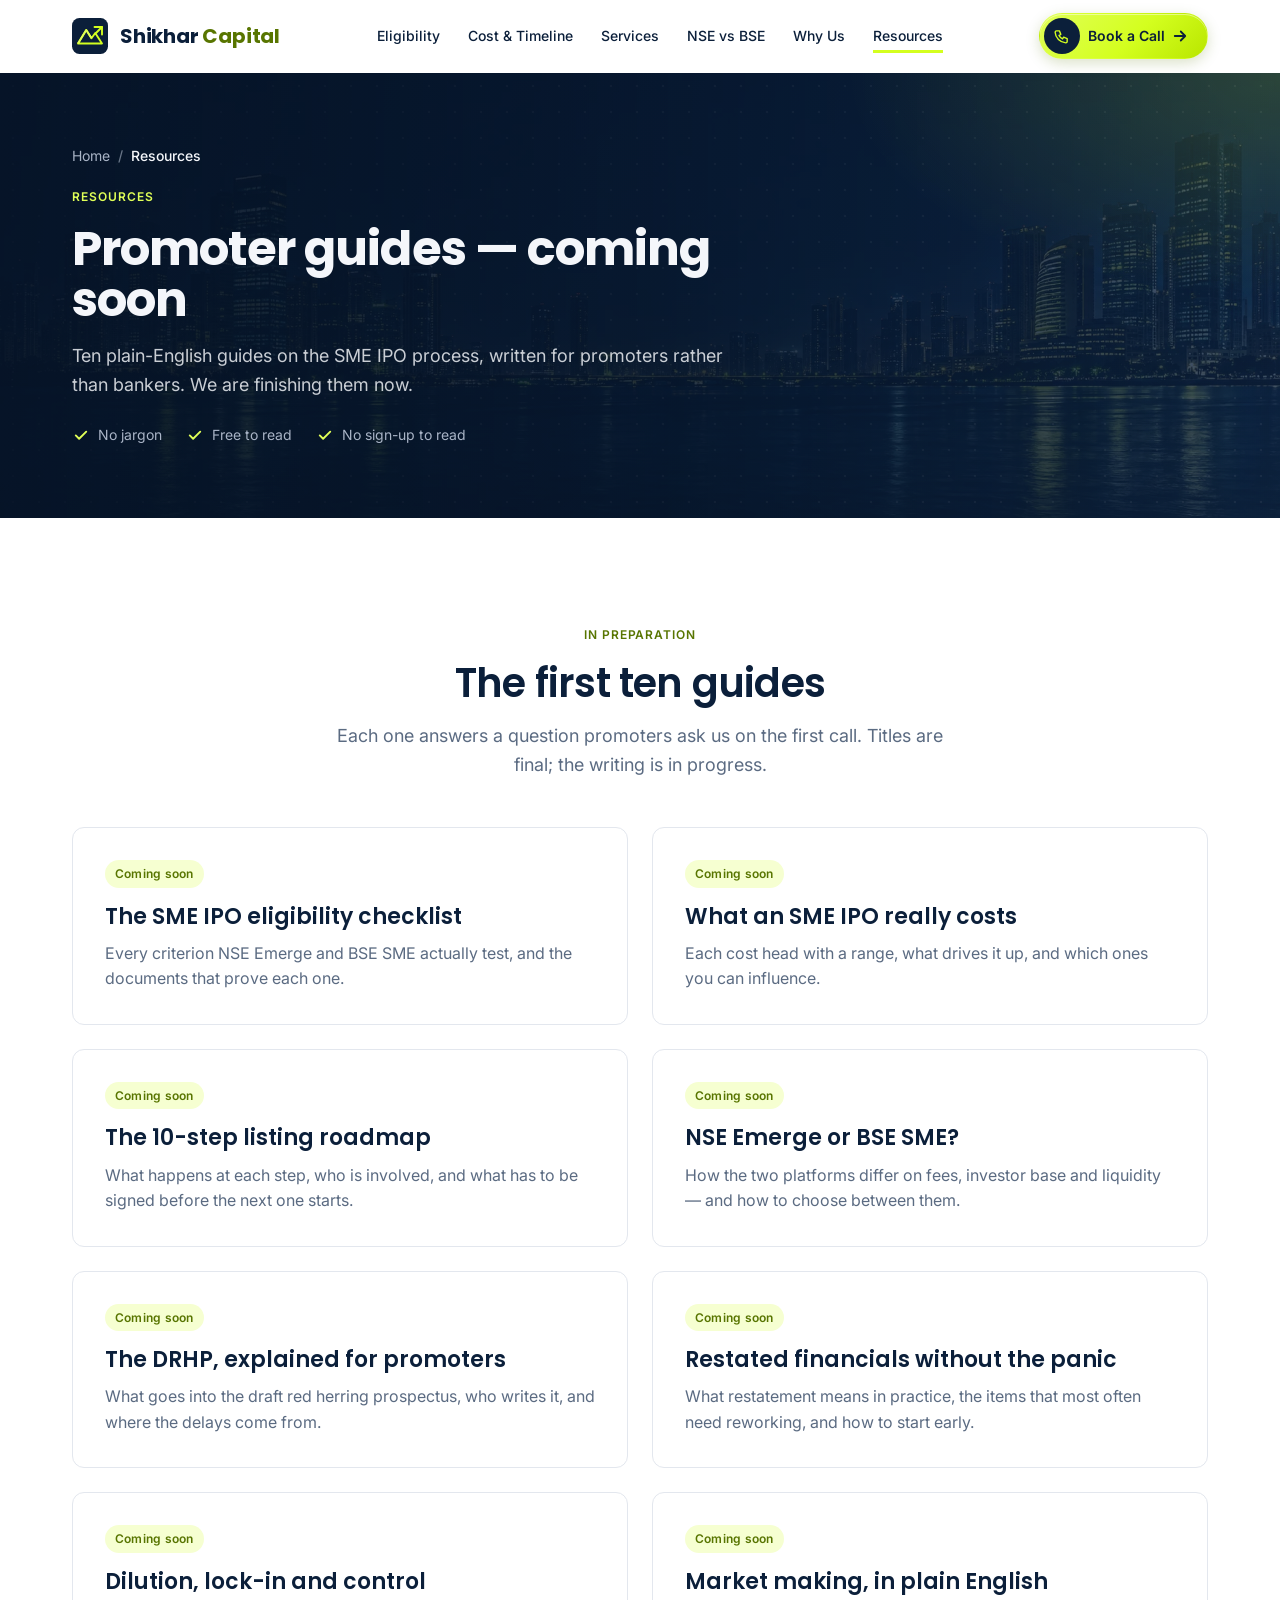
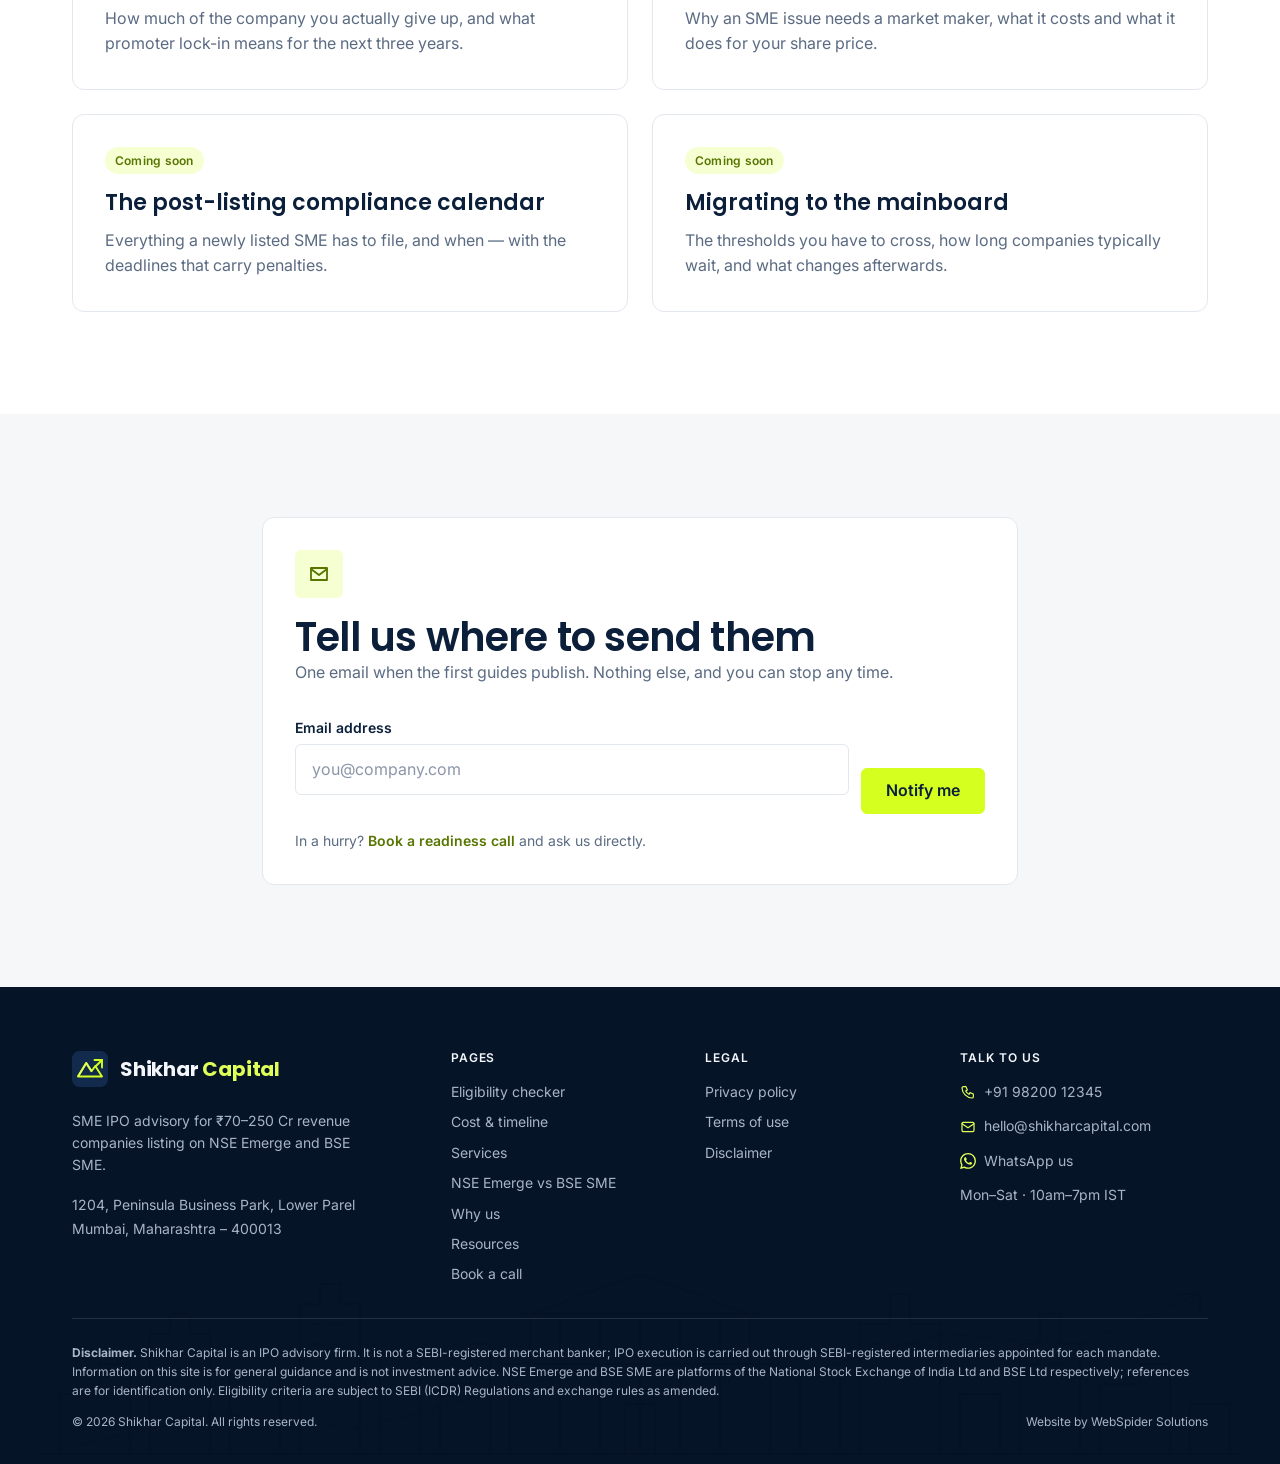
<file: v1/resources.html>
<!DOCTYPE html>
<html lang="en-IN">
<head>
  <meta charset="utf-8">
  <meta name="viewport" content="width=device-width, initial-scale=1">
  <title>SME IPO Guides for Promoters — coming soon | Shikhar Capital</title>
  <meta name="description" content="Ten plain-English guides on SME IPO eligibility, cost, the listing roadmap, NSE Emerge vs BSE SME and life after listing. Publishing soon — tell us where to send them.">
  <!-- TODO: confirm production domain with client -->
  <link rel="canonical" href="https://www.shikharcapital.com/resources">
  <meta name="theme-color" content="#0B1F3A">

  <!-- Open Graph / Twitter -->
  <meta property="og:type" content="website">
  <meta property="og:site_name" content="Shikhar Capital">
  <meta property="og:title" content="Promoter guides — coming soon">
  <meta property="og:description" content="Ten plain-English guides on the SME IPO process, written for promoters rather than bankers.">
  <meta property="og:url" content="https://www.shikharcapital.com/resources">
  <meta property="og:image" content="https://www.shikharcapital.com/images/og-resources.jpg">
  <meta property="og:locale" content="en_IN">
  <meta name="twitter:card" content="summary_large_image">

  <!-- Fonts -->
  <link rel="preconnect" href="https://fonts.googleapis.com">
  <link rel="preconnect" href="https://fonts.gstatic.com" crossorigin>
  <link href="https://fonts.googleapis.com/css2?family=Inter:wght@400;500;600&family=Poppins:wght@500;600;700&display=swap" rel="stylesheet">

  <link rel="icon" href="images/logo-mark.svg" type="image/svg+xml">
  <link rel="stylesheet" href="assets/style.css">
  <script defer src="assets/main.js"></script>

  <!-- Structured data: Organization + ProfessionalService (placeholders marked XXXX) -->
  <script type="application/ld+json">
  {
    "@context": "https://schema.org",
    "@graph": [
      {
        "@type": "Organization",
        "@id": "https://www.shikharcapital.com/#org",
        "name": "Shikhar Capital",
        "url": "https://www.shikharcapital.com/",
        "logo": "https://www.shikharcapital.com/images/logo-mark.svg",
        "email": "hello@shikharcapital.com",
        "contactPoint": {
          "@type": "ContactPoint",
          "telephone": "+91-98200-12345",
          "contactType": "sales",
          "areaServed": "IN",
          "availableLanguage": ["en", "hi"]
        },
        "sameAs": ["https://www.linkedin.com/company/shikhar-capital"]
      },
      {
        "@type": "ProfessionalService",
        "@id": "https://www.shikharcapital.com/#service",
        "name": "Shikhar Capital — SME IPO Advisory",
        "parentOrganization": { "@id": "https://www.shikharcapital.com/#org" },
        "url": "https://www.shikharcapital.com/",
        "description": "SME IPO advisory for ₹70–250 Cr revenue companies listing on NSE Emerge and BSE SME. One advisor coordinates every intermediary from readiness check to listing day, with a single consolidated plan.",
        "telephone": "+91-98200-12345",
        "priceRange": "₹₹₹",
        "address": {
          "@type": "PostalAddress",
          "streetAddress": "1204, Peninsula Business Park, Lower Parel",
          "addressLocality": "Mumbai",
          "addressRegion": "Maharashtra",
          "postalCode": "400013",
          "addressCountry": "IN"
        },
        "areaServed": { "@type": "Country", "name": "India" },
        "serviceType": ["SME IPO Advisory", "NSE Emerge Listing", "BSE SME Listing"],
        "knowsAbout": ["SME IPO", "NSE Emerge", "BSE SME", "DRHP", "IPO readiness", "Merchant banker coordination"]
      }
    ]
  }
  </script>

  <!-- Structured data: BreadcrumbList (mirrors the visible breadcrumb) -->
  <script type="application/ld+json">
  {
    "@context": "https://schema.org",
    "@type": "BreadcrumbList",
    "itemListElement": [
      { "@type": "ListItem", "position": 1, "name": "Home", "item": "https://www.shikharcapital.com/" },
      { "@type": "ListItem", "position": 2, "name": "Resources", "item": "https://www.shikharcapital.com/resources" }
    ]
  }
  </script>
</head>
<body>

  <a class="skip-link" href="#main">Skip to content</a>

  <!-- ==================================================================
       SHARED: SITE HEADER — copy verbatim to every page.
       Keep in sync across all v1/*.html pages. Do not edit per page;
       aria-current is set by main.js.
       ================================================================== -->
  <header class="site-header">
    <div class="container site-header__inner">
      <a class="brand" href="index.html" aria-label="Shikhar Capital — home">
        <svg class="brand__mark" viewBox="0 0 48 48" aria-hidden="true" focusable="false">
          <rect width="48" height="48" rx="10" fill="#0B1F3A"/>
          <path d="M8 34 L19 16 L26 27 L31 20 L40 34 Z" fill="none" stroke="#D4FF1F" stroke-width="2.5" stroke-linejoin="round"/>
          <path d="M8 34 L19 16 L26 27" fill="none" stroke="#E0FF57" stroke-width="2.5" stroke-linejoin="round"/>
          <path d="M30 12 L40 12 L40 22" fill="none" stroke="#D4FF1F" stroke-width="2.5" stroke-linecap="round" stroke-linejoin="round"/>
          <path d="M40 12 L32 20" fill="none" stroke="#D4FF1F" stroke-width="2.5" stroke-linecap="round"/>
        </svg>
        <span class="brand__name">Shikhar <em>Capital</em></span>
      </a>

      <nav class="site-nav" id="site-nav" aria-label="Primary">
        <!-- On phones each link shows an icon tile + one-line description (.site-nav__desc); desktop shows the label only -->
        <ul class="site-nav__list">
          <li><a href="sme-ipo-eligibility.html"><span class="site-nav__icon" aria-hidden="true"><svg viewBox="0 0 24 24" fill="none" stroke="currentColor" stroke-width="1.8" stroke-linecap="round" stroke-linejoin="round"><path d="M9 12l2 2 4-4"/><path d="M12 3l8 4v5c0 5-3.5 8-8 9-4.5-1-8-4-8-9V7z"/></svg></span><span class="site-nav__text">Eligibility<small class="site-nav__desc">60-second readiness check</small></span></a></li>
          <li><a href="sme-ipo-cost-timeline.html"><span class="site-nav__icon" aria-hidden="true"><svg viewBox="0 0 24 24" fill="none" stroke="currentColor" stroke-width="1.8" stroke-linecap="round" stroke-linejoin="round"><circle cx="12" cy="12" r="9"/><path d="M12 7v5l3 2"/></svg></span><span class="site-nav__text">Cost &amp; Timeline<small class="site-nav__desc">What it costs, step by step</small></span></a></li>
          <li><a href="services.html"><span class="site-nav__icon" aria-hidden="true"><svg viewBox="0 0 24 24" fill="none" stroke="currentColor" stroke-width="1.8" stroke-linecap="round" stroke-linejoin="round"><path d="M12 3v18M5 8l7-5 7 5M5 16l7 5 7-5"/></svg></span><span class="site-nav__text">Services<small class="site-nav__desc">Pre-IPO · Execution · Post-listing</small></span></a></li>
          <li><a href="nse-emerge-vs-bse-sme.html"><span class="site-nav__icon" aria-hidden="true"><svg viewBox="0 0 24 24" fill="none" stroke="currentColor" stroke-width="1.8" stroke-linecap="round" stroke-linejoin="round"><path d="M4 19h16M6 16V9M10 16V5M14 16v-6M18 16V7"/></svg></span><span class="site-nav__text">NSE vs BSE<small class="site-nav__desc">Which platform fits you</small></span></a></li>
          <li><a href="about.html"><span class="site-nav__icon" aria-hidden="true"><svg viewBox="0 0 24 24" fill="none" stroke="currentColor" stroke-width="1.8" stroke-linecap="round" stroke-linejoin="round"><circle cx="12" cy="8" r="4"/><path d="M4 21a8 8 0 0 1 16 0"/></svg></span><span class="site-nav__text">Why Us<small class="site-nav__desc">One advisor, every intermediary</small></span></a></li>
          <li><a href="resources.html"><span class="site-nav__icon" aria-hidden="true"><svg viewBox="0 0 24 24" fill="none" stroke="currentColor" stroke-width="1.8" stroke-linecap="round" stroke-linejoin="round"><path d="M4 5h6a3 3 0 0 1 3 3v12a2 2 0 0 0-2-2H4z"/><path d="M20 5h-6a3 3 0 0 0-3 3v12a2 2 0 0 1 2-2h7z"/></svg></span><span class="site-nav__text">Resources<small class="site-nav__desc">Guides &amp; checklists</small></span></a></li>
        </ul>

        <!-- Phone-only footer of the menu -->
        <div class="site-nav__foot">
          <a class="btn btn--accent btn--block site-nav__cta" href="#book" data-book>
            <svg viewBox="0 0 24 24" fill="none" stroke="currentColor" stroke-width="1.8" stroke-linecap="round" stroke-linejoin="round" aria-hidden="true"><rect x="3" y="5" width="18" height="16" rx="2"/><path d="M3 10h18M8 3v4M16 3v4"/></svg>
            Book a readiness call
          </a>
          <div class="site-nav__quick">
            <a href="tel:+919820012345"><svg viewBox="0 0 24 24" fill="none" stroke="currentColor" stroke-width="1.8" stroke-linecap="round" stroke-linejoin="round" aria-hidden="true"><path d="M5 4h4l2 5-2.5 1.5a11 11 0 0 0 5 5L15 13l5 2v4a2 2 0 0 1-2 2A16 16 0 0 1 3 6a2 2 0 0 1 2-2z"/></svg>Call us</a>
            <a href="https://wa.me/919820012345?text=Hi%20Shikhar%20Capital%2C%20I%27d%20like%20to%20check%20if%20my%20company%20is%20SME%20IPO-ready." target="_blank" rel="noopener"><svg viewBox="0 0 24 24" fill="currentColor" aria-hidden="true"><path d="M17.472 14.382c-.297-.149-1.758-.867-2.03-.967-.273-.099-.471-.148-.67.15-.197.297-.767.966-.94 1.164-.173.199-.347.223-.644.075-.297-.15-1.255-.463-2.39-1.475-.883-.788-1.48-1.761-1.653-2.059-.173-.297-.018-.458.13-.606.134-.133.298-.347.446-.52.149-.174.198-.298.298-.497.099-.198.05-.371-.025-.52-.075-.149-.669-1.612-.916-2.207-.242-.579-.487-.5-.669-.51-.173-.008-.371-.01-.57-.01-.198 0-.52.074-.792.372-.272.297-1.04 1.016-1.04 2.479 0 1.462 1.065 2.875 1.213 3.074.149.198 2.096 3.2 5.077 4.487.709.306 1.262.489 1.694.625.712.227 1.36.195 1.871.118.571-.085 1.758-.719 2.006-1.413.248-.694.248-1.289.173-1.413-.074-.124-.272-.198-.57-.347m-5.421 7.403h-.004a9.87 9.87 0 01-5.031-1.378l-.361-.214-3.741.982.998-3.648-.235-.374a9.86 9.86 0 01-1.51-5.26c.001-5.45 4.436-9.884 9.888-9.884 2.64 0 5.122 1.03 6.988 2.898a9.825 9.825 0 012.893 6.994c-.003 5.45-4.437 9.885-9.885 9.885m8.413-18.297A11.815 11.815 0 0012.05 0C5.495 0 .16 5.335.157 11.892c0 2.096.547 4.142 1.588 5.945L.057 24l6.305-1.654a11.882 11.882 0 005.683 1.448h.005c6.554 0 11.89-5.335 11.893-11.893a11.821 11.821 0 00-3.48-8.413Z"/></svg>WhatsApp</a>
          </div>
          <!-- SAMPLE DATA: contact details -->
          <p class="site-nav__contact"><a href="mailto:hello@shikharcapital.com">hello@shikharcapital.com</a><span>Mon–Sat · 10am–7pm IST · Reply within 15 min</span></p>
        </div>
      </nav>

      <div class="site-header__right">
        <a class="btn btn--accent btn--sm site-header__cta" href="#book" data-book>
          <span class="site-header__cta-icon" aria-hidden="true"><svg viewBox="0 0 24 24" fill="none" stroke="currentColor" stroke-width="2" stroke-linecap="round" stroke-linejoin="round"><path d="M5 4h4l2 5-2.5 1.5a11 11 0 0 0 5 5L15 13l5 2v4a2 2 0 0 1-2 2A16 16 0 0 1 3 6a2 2 0 0 1 2-2z"/></svg></span>
          <span>Book a Call</span>
          <svg class="site-header__cta-arrow" viewBox="0 0 24 24" fill="none" stroke="currentColor" stroke-width="2.4" stroke-linecap="round" stroke-linejoin="round" aria-hidden="true"><path d="M5 12h14M13 6l6 6-6 6"/></svg>
        </a>
        <button class="nav-toggle" type="button" aria-expanded="false" aria-controls="site-nav" aria-label="Open menu">
          <svg class="icon-menu" viewBox="0 0 24 24" fill="none" stroke="currentColor" stroke-width="2" stroke-linecap="round" aria-hidden="true"><path d="M4 7h16M4 12h16M4 17h16"/></svg>
          <svg class="icon-close" viewBox="0 0 24 24" fill="none" stroke="currentColor" stroke-width="2" stroke-linecap="round" aria-hidden="true"><path d="M6 6l12 12M18 6L6 18"/></svg>
        </button>
      </div>
    </div>
  </header>
  <!-- /SHARED: SITE HEADER -->

  <main id="main">

    <!-- ============================ PAGE HERO ============================ -->
    <section class="page-hero" aria-labelledby="page-title">
      <img class="page-hero__bg" src="images/cta-bg.webp" alt="" width="1920" height="800" loading="lazy" decoding="async">
      <div class="container page-hero__inner">
        <div class="page-hero__content">
          <nav class="crumbs" aria-label="Breadcrumb">
            <ol>
              <li><a href="index.html">Home</a></li>
              <li aria-current="page">Resources</li>
            </ol>
          </nav>
          <span class="eyebrow">Resources</span>
          <h1 id="page-title">Promoter guides — coming soon</h1>
          <p class="lead">Ten plain-English guides on the SME IPO process, written for promoters rather than bankers. We are finishing them now.</p>
          <ul class="trust-list" aria-label="What to expect">
            <li><svg viewBox="0 0 24 24" fill="none" stroke="currentColor" stroke-width="2.5" stroke-linecap="round" stroke-linejoin="round" aria-hidden="true"><path d="M5 12.5l4.5 4.5L19 7.5"/></svg>No jargon</li>
            <li><svg viewBox="0 0 24 24" fill="none" stroke="currentColor" stroke-width="2.5" stroke-linecap="round" stroke-linejoin="round" aria-hidden="true"><path d="M5 12.5l4.5 4.5L19 7.5"/></svg>Free to read</li>
            <li><svg viewBox="0 0 24 24" fill="none" stroke="currentColor" stroke-width="2.5" stroke-linecap="round" stroke-linejoin="round" aria-hidden="true"><path d="M5 12.5l4.5 4.5L19 7.5"/></svg>No sign-up to read</li>
          </ul>
        </div>
      </div>
    </section>

    <!-- ============================ GUIDES (PREVIEW) ============================ -->
    <section class="section" id="guides" aria-labelledby="guides-title">
      <div class="container">
        <div class="section__head">
          <span class="eyebrow">In preparation</span>
          <h2 id="guides-title">The first ten guides</h2>
          <p class="lead">Each one answers a question promoters ask us on the first call. Titles are final; the writing is in progress.</p>
        </div>

        <div class="grid grid--2">
          <article class="card" data-reveal>
            <span class="chip">Coming soon</span>
            <h3 class="mt-4">The SME IPO eligibility checklist</h3>
            <p>Every criterion NSE Emerge and BSE SME actually test, and the documents that prove each one.</p>
          </article>
          <article class="card" data-reveal style="--reveal-delay: 60ms">
            <span class="chip">Coming soon</span>
            <h3 class="mt-4">What an SME IPO really costs</h3>
            <p>Each cost head with a range, what drives it up, and which ones you can influence.</p>
          </article>
          <article class="card" data-reveal style="--reveal-delay: 120ms">
            <span class="chip">Coming soon</span>
            <h3 class="mt-4">The 10-step listing roadmap</h3>
            <p>What happens at each step, who is involved, and what has to be signed before the next one starts.</p>
          </article>
          <article class="card" data-reveal style="--reveal-delay: 180ms">
            <span class="chip">Coming soon</span>
            <h3 class="mt-4">NSE Emerge or BSE SME?</h3>
            <p>How the two platforms differ on fees, investor base and liquidity — and how to choose between them.</p>
          </article>
          <article class="card" data-reveal style="--reveal-delay: 240ms">
            <span class="chip">Coming soon</span>
            <h3 class="mt-4">The DRHP, explained for promoters</h3>
            <p>What goes into the draft red herring prospectus, who writes it, and where the delays come from.</p>
          </article>
          <article class="card" data-reveal style="--reveal-delay: 300ms">
            <span class="chip">Coming soon</span>
            <h3 class="mt-4">Restated financials without the panic</h3>
            <p>What restatement means in practice, the items that most often need reworking, and how to start early.</p>
          </article>
          <article class="card" data-reveal style="--reveal-delay: 360ms">
            <span class="chip">Coming soon</span>
            <h3 class="mt-4">Dilution, lock-in and control</h3>
            <p>How much of the company you actually give up, and what promoter lock-in means for the next three years.</p>
          </article>
          <article class="card" data-reveal style="--reveal-delay: 420ms">
            <span class="chip">Coming soon</span>
            <h3 class="mt-4">Market making, in plain English</h3>
            <p>Why an SME issue needs a market maker, what it costs and what it does for your share price.</p>
          </article>
          <article class="card" data-reveal style="--reveal-delay: 480ms">
            <span class="chip">Coming soon</span>
            <h3 class="mt-4">The post-listing compliance calendar</h3>
            <p>Everything a newly listed SME has to file, and when — with the deadlines that carry penalties.</p>
          </article>
          <article class="card" data-reveal style="--reveal-delay: 540ms">
            <span class="chip">Coming soon</span>
            <h3 class="mt-4">Migrating to the mainboard</h3>
            <p>The thresholds you have to cross, how long companies typically wait, and what changes afterwards.</p>
          </article>
        </div>
      </div>
    </section>

    <!-- ============================ NOTIFY ============================ -->
    <section class="section section--paper" aria-labelledby="notify-title">
      <div class="container container--narrow">
        <div class="card" data-reveal>
          <div class="icon-tile" aria-hidden="true">
            <svg viewBox="0 0 24 24" fill="none" stroke="currentColor" stroke-width="1.8" stroke-linecap="round" stroke-linejoin="round"><path d="M4 6h16v12H4z"/><path d="M4 7l8 6 8-6"/></svg>
          </div>
          <h2 id="notify-title" class="mt-4">Tell us where to send them</h2>
          <p>One email when the first guides publish. Nothing else, and you can stop any time.</p>
          <!-- Mock submission: validation only, no request is sent (see initNotifyForm in main.js) -->
          <form class="notify-form mt-6" id="notify-form" novalidate>
            <div class="notify-form__row">
              <div class="field">
                <label for="nf-email">Email address</label>
                <input class="input" id="nf-email" name="email" type="email" autocomplete="email" required aria-describedby="nf-email-error" placeholder="you@company.com">
                <span class="field__error" id="nf-email-error" aria-live="polite"></span>
              </div>
              <button class="btn btn--accent" type="submit">Notify me</button>
            </div>
            <input type="hidden" name="page" value="">
          </form>
          <p class="notify-form__success note" tabindex="-1" hidden>Thanks — we&rsquo;ll email you when the first guides publish.</p>
          <p class="note mt-4">In a hurry? <a class="link" href="#book" data-book>Book a readiness call</a> and ask us directly.</p>
        </div>
      </div>
    </section>
  </main>

  <!-- ==================================================================
       SHARED: SITE FOOTER — copy verbatim to every page.
       Keep in sync across all v1/*.html pages.
       ================================================================== -->
  <footer class="site-footer">
    <div class="container">
      <div class="footer__grid">
        <div>
          <a class="brand" href="index.html" aria-label="Shikhar Capital — home">
            <svg class="brand__mark" viewBox="0 0 48 48" aria-hidden="true" focusable="false">
              <rect width="48" height="48" rx="10" fill="#122B4D"/>
              <path d="M8 34 L19 16 L26 27 L31 20 L40 34 Z" fill="none" stroke="#D4FF1F" stroke-width="2.5" stroke-linejoin="round"/>
              <path d="M8 34 L19 16 L26 27" fill="none" stroke="#E0FF57" stroke-width="2.5" stroke-linejoin="round"/>
              <path d="M30 12 L40 12 L40 22" fill="none" stroke="#D4FF1F" stroke-width="2.5" stroke-linecap="round" stroke-linejoin="round"/>
              <path d="M40 12 L32 20" fill="none" stroke="#D4FF1F" stroke-width="2.5" stroke-linecap="round"/>
            </svg>
            <span class="brand__name">Shikhar <em>Capital</em></span>
          </a>
          <p class="footer__blurb">SME IPO advisory for ₹70–250 Cr revenue companies listing on NSE Emerge and BSE SME.</p>
          <!-- SAMPLE DATA: office address -->
          <address class="footer__addr">
            <span data-placeholder>1204, Peninsula Business Park, Lower Parel</span><br>
            <span data-placeholder>Mumbai, Maharashtra – 400013</span>
          </address>
        </div>

        <div>
          <h2 class="footer__title">Pages</h2>
          <ul class="footer__links">
            <li><a href="sme-ipo-eligibility.html">Eligibility checker</a></li>
            <li><a href="sme-ipo-cost-timeline.html">Cost &amp; timeline</a></li>
            <li><a href="services.html">Services</a></li>
            <li><a href="nse-emerge-vs-bse-sme.html">NSE Emerge vs BSE SME</a></li>
            <li><a href="about.html">Why us</a></li>
            <li><a href="resources.html">Resources</a></li>
            <li><a href="#book" data-book>Book a call</a></li>
          </ul>
        </div>

        <div>
          <h2 class="footer__title">Legal</h2>
          <ul class="footer__links">
            <li><a href="privacy.html">Privacy policy</a></li>
            <li><a href="terms.html">Terms of use</a></li>
            <li><a href="disclaimer.html">Disclaimer</a></li>
          </ul>
        </div>

        <div>
          <h2 class="footer__title">Talk to us</h2>
          <div class="footer__contact">
            <!-- SAMPLE DATA: phone, email -->
            <a href="tel:+919820012345"><svg viewBox="0 0 24 24" fill="none" stroke="currentColor" stroke-width="1.8" stroke-linecap="round" stroke-linejoin="round" aria-hidden="true"><path d="M5 4h4l2 5-2.5 1.5a11 11 0 0 0 5 5L15 13l5 2v4a2 2 0 0 1-2 2A16 16 0 0 1 3 6a2 2 0 0 1 2-2z"/></svg><span data-placeholder>+91 98200 12345</span></a>
            <a href="mailto:hello@shikharcapital.com"><svg viewBox="0 0 24 24" fill="none" stroke="currentColor" stroke-width="1.8" stroke-linecap="round" stroke-linejoin="round" aria-hidden="true"><rect x="3" y="5" width="18" height="14" rx="2"/><path d="M3 7l9 6 9-6"/></svg><span data-placeholder>hello@shikharcapital.com</span></a>
            <a href="https://wa.me/919820012345?text=Hi%20Shikhar%20Capital%2C%20I%27d%20like%20to%20check%20if%20my%20company%20is%20SME%20IPO-ready.%20Company%3A%20___%20%7C%20Revenue%20(FY)%3A%20___%20%7C%20City%3A%20___" target="_blank" rel="noopener"><svg viewBox="0 0 24 24" fill="currentColor" aria-hidden="true"><path d="M17.472 14.382c-.297-.149-1.758-.867-2.03-.967-.273-.099-.471-.148-.67.15-.197.297-.767.966-.94 1.164-.173.199-.347.223-.644.075-.297-.15-1.255-.463-2.39-1.475-.883-.788-1.48-1.761-1.653-2.059-.173-.297-.018-.458.13-.606.134-.133.298-.347.446-.52.149-.174.198-.298.298-.497.099-.198.05-.371-.025-.52-.075-.149-.669-1.612-.916-2.207-.242-.579-.487-.5-.669-.51-.173-.008-.371-.01-.57-.01-.198 0-.52.074-.792.372-.272.297-1.04 1.016-1.04 2.479 0 1.462 1.065 2.875 1.213 3.074.149.198 2.096 3.2 5.077 4.487.709.306 1.262.489 1.694.625.712.227 1.36.195 1.871.118.571-.085 1.758-.719 2.006-1.413.248-.694.248-1.289.173-1.413-.074-.124-.272-.198-.57-.347m-5.421 7.403h-.004a9.87 9.87 0 01-5.031-1.378l-.361-.214-3.741.982.998-3.648-.235-.374a9.86 9.86 0 01-1.51-5.26c.001-5.45 4.436-9.884 9.888-9.884 2.64 0 5.122 1.03 6.988 2.898a9.825 9.825 0 012.893 6.994c-.003 5.45-4.437 9.885-9.885 9.885m8.413-18.297A11.815 11.815 0 0012.05 0C5.495 0 .16 5.335.157 11.892c0 2.096.547 4.142 1.588 5.945L.057 24l6.305-1.654a11.882 11.882 0 005.683 1.448h.005c6.554 0 11.89-5.335 11.893-11.893a11.821 11.821 0 00-3.48-8.413Z"/></svg>WhatsApp us</a>
            <span>Mon–Sat · 10am–7pm IST</span>
          </div>
        </div>
      </div>

      <div class="footer__legal">
        <!-- SAMPLE DATA: disclaimer wording for legal review; must align with Google financial-services ad policy -->
        <p><strong>Disclaimer.</strong> Shikhar Capital is an IPO advisory firm. It is not a SEBI-registered merchant banker; IPO execution is carried out through SEBI-registered intermediaries appointed for each mandate. Information on this site is for general guidance and is not investment advice. NSE Emerge and BSE SME are platforms of the National Stock Exchange of India Ltd and BSE Ltd respectively; references are for identification only. Eligibility criteria are subject to SEBI (ICDR) Regulations and exchange rules as amended.</p>
        <div class="footer__copy">
          <span>© <span data-year>2026</span> Shikhar Capital. All rights reserved.</span>
          <span>Website by <a href="https://webspidersolutions.com" rel="noopener" target="_blank">WebSpider Solutions</a></span>
        </div>
      </div>
    </div>
  </footer>
  <!-- /SHARED: SITE FOOTER -->

  <!-- ==================================================================
       SHARED: ALWAYS-ON WIDGETS — copy verbatim to every page.
       Mobile bottom bar + "Book a call" split-screen dialog (opened by any [data-book] link;
       replaces the former book.html page). WhatsApp float + callback widget removed by the client.
       ================================================================== -->
  <dialog class="book" id="book" aria-labelledby="book-title">
    <div class="book__panel">
      <button class="book__close" type="button" data-book-close aria-label="Close">
        <svg viewBox="0 0 24 24" fill="none" stroke="currentColor" stroke-width="2.2" stroke-linecap="round" aria-hidden="true"><path d="M6 6l12 12M18 6L6 18"/></svg>
      </button>

      <!-- Left: what the call is -->
      <aside class="book__aside">
        <span class="book__handle" aria-hidden="true"></span>
        <img class="book__bg" src="images/cta-bg.webp" alt="" width="1920" height="800" loading="lazy" decoding="async">
        <div class="book__aside-body">
          <span class="book__eyebrow">Readiness call · 20 minutes</span>
          <h2 class="book__title" id="book-title">Twenty minutes with an advisor. No pitch.</h2>
          <p class="book__sub">We look at your numbers, tell you honestly where you stand, and what the next two steps would be.</p>
          <ul class="book__list">
            <li><svg viewBox="0 0 24 24" fill="none" stroke="currentColor" stroke-width="2.5" stroke-linecap="round" stroke-linejoin="round" aria-hidden="true"><path d="M5 12.5l4.5 4.5L19 7.5"/></svg>A first read on NSE Emerge / BSE SME eligibility</li>
            <li><svg viewBox="0 0 24 24" fill="none" stroke="currentColor" stroke-width="2.5" stroke-linecap="round" stroke-linejoin="round" aria-hidden="true"><path d="M5 12.5l4.5 4.5L19 7.5"/></svg>A realistic cost band for your issue size</li>
            <li><svg viewBox="0 0 24 24" fill="none" stroke="currentColor" stroke-width="2.5" stroke-linecap="round" stroke-linejoin="round" aria-hidden="true"><path d="M5 12.5l4.5 4.5L19 7.5"/></svg>Your next two steps, in writing, the same day</li>
          </ul>
          <!-- SAMPLE DATA: advisor name -->
          <div class="book__advisor">
            <img src="images/founder-face.webp" alt="" width="400" height="400" loading="lazy" decoding="async">
            <span><b><span data-placeholder>Ajay</span></b><small>Founder · takes every readiness call</small></span>
          </div>
          <p class="book__trust">Free · No obligation · Mon–Sat, 10am–7pm IST</p>
        </div>
      </aside>

      <!-- Right: the form -->
      <div class="book__main">
        <form class="book-form" id="book-form" novalidate aria-label="Book a readiness call">
          <div class="book-form__head">
            <h3>Book your call</h3>
            <p>Fill this in and we confirm a slot on WhatsApp within 15 minutes on working days.</p>
          </div>
          <div class="book-form__fields">
            <div class="book-form__row">
              <div class="field">
                <label for="bk-name">Your name</label>
                <input class="input" id="bk-name" name="name" type="text" autocomplete="name" required aria-describedby="bk-name-error" placeholder="Your name">
                <span class="field__error" id="bk-name-error" aria-live="polite"></span>
              </div>
              <div class="field">
                <label for="bk-company">Company name</label>
                <input class="input" id="bk-company" name="company" type="text" autocomplete="organization" required aria-describedby="bk-company-error" placeholder="Company name">
                <span class="field__error" id="bk-company-error" aria-live="polite"></span>
              </div>
            </div>
            <div class="book-form__row">
              <div class="field">
                <label for="bk-mobile">Mobile / WhatsApp</label>
                <input class="input" id="bk-mobile" name="mobile" type="tel" inputmode="numeric" autocomplete="tel-national" required aria-describedby="bk-mobile-error" placeholder="Mobile / WhatsApp (10 digits)">
                <span class="field__error" id="bk-mobile-error" aria-live="polite"></span>
              </div>
              <div class="field">
                <label for="bk-email">Email <span class="field__opt">(optional)</span></label>
                <input class="input" id="bk-email" name="email" type="email" autocomplete="email" aria-describedby="bk-email-error" placeholder="Email (optional)">
                <span class="field__error" id="bk-email-error" aria-live="polite"></span>
              </div>
            </div>
            <div class="book-form__row">
              <div class="field">
                <label for="bk-revenue">Annual revenue (last FY)</label>
                <select class="input input--select" id="bk-revenue" name="revenue" required aria-describedby="bk-revenue-error">
                  <option value="" selected disabled>Annual revenue (last FY)</option>
                  <option value="under-70">Under ₹70 Cr</option>
                  <option value="70-150">₹70–150 Cr</option>
                  <option value="150-250">₹150–250 Cr</option>
                  <option value="over-250">Over ₹250 Cr</option>
                </select>
                <span class="field__error" id="bk-revenue-error" aria-live="polite"></span>
              </div>
              <div class="field">
                <label for="bk-slot">Preferred time</label>
                <select class="input input--select" id="bk-slot" name="slot" required aria-describedby="bk-slot-error">
                  <option value="" selected disabled>Preferred time window</option>
                  <option value="morning">Morning · 10am–1pm</option>
                  <option value="afternoon">Afternoon · 1pm–4pm</option>
                  <option value="evening">Evening · 4pm–7pm</option>
                </select>
                <span class="field__error" id="bk-slot-error" aria-live="polite"></span>
              </div>
            </div>
            <input type="hidden" name="page" value="">
            <button class="btn btn--accent btn--block" type="submit">
              Book my readiness call
              <svg viewBox="0 0 24 24" fill="none" stroke="currentColor" stroke-width="2.2" stroke-linecap="round" stroke-linejoin="round" aria-hidden="true"><path d="M5 12h14M13 6l6 6-6 6"/></svg>
            </button>
            <p class="book-form__note">
              <svg viewBox="0 0 24 24" fill="none" stroke="currentColor" stroke-width="2" stroke-linecap="round" stroke-linejoin="round" aria-hidden="true"><path d="M12 3l8 4v5c0 5-3.5 8-8 9-4.5-1-8-4-8-9V7z"/><path d="M9 12l2 2 4-4"/></svg>
              Your details stay with Shikhar Capital.
            </p>
          </div>
          <div class="book-form__success" tabindex="-1" hidden>
            <span class="book-form__success-icon" aria-hidden="true">
              <svg viewBox="0 0 24 24" fill="none" stroke="currentColor" stroke-width="2.5" stroke-linecap="round" stroke-linejoin="round"><path d="M5 12.5l4.5 4.5L19 7.5"/></svg>
            </span>
            <h3>You're booked in.</h3>
            <p>We'll confirm your slot on WhatsApp within 15 minutes (Mon–Sat, 10am–7pm IST). Want to jump the queue? <a class="link" href="https://wa.me/919820012345?text=Hi%20Shikhar%20Capital%2C%20I%20just%20booked%20a%20readiness%20call." target="_blank" rel="noopener">Message us now</a>.</p>
            <button class="btn btn--outline btn--sm" type="button" data-book-close>Done</button>
          </div>
        </form>
      </div>
    </div>
  </dialog>

  <nav class="mobile-bar" aria-label="Quick actions">
    <a class="mobile-bar__cta" href="tel:+919820012345"><svg viewBox="0 0 24 24" fill="none" stroke="currentColor" stroke-width="2" stroke-linecap="round" stroke-linejoin="round" aria-hidden="true"><path d="M5 4h4l2 5-2.5 1.5a11 11 0 0 0 5 5L15 13l5 2v4a2 2 0 0 1-2 2A16 16 0 0 1 3 6a2 2 0 0 1 2-2z"/></svg>Call us</a>
    <a class="mobile-bar__cta" href="https://wa.me/919820012345?text=Hi%20Shikhar%20Capital%2C%20I%27d%20like%20to%20check%20if%20my%20company%20is%20SME%20IPO-ready.%20Company%3A%20___%20%7C%20Revenue%20(FY)%3A%20___%20%7C%20City%3A%20___" target="_blank" rel="noopener"><svg viewBox="0 0 24 24" fill="currentColor" aria-hidden="true"><path d="M17.472 14.382c-.297-.149-1.758-.867-2.03-.967-.273-.099-.471-.148-.67.15-.197.297-.767.966-.94 1.164-.173.199-.347.223-.644.075-.297-.15-1.255-.463-2.39-1.475-.883-.788-1.48-1.761-1.653-2.059-.173-.297-.018-.458.13-.606.134-.133.298-.347.446-.52.149-.174.198-.298.298-.497.099-.198.05-.371-.025-.52-.075-.149-.669-1.612-.916-2.207-.242-.579-.487-.5-.669-.51-.173-.008-.371-.01-.57-.01-.198 0-.52.074-.792.372-.272.297-1.04 1.016-1.04 2.479 0 1.462 1.065 2.875 1.213 3.074.149.198 2.096 3.2 5.077 4.487.709.306 1.262.489 1.694.625.712.227 1.36.195 1.871.118.571-.085 1.758-.719 2.006-1.413.248-.694.248-1.289.173-1.413-.074-.124-.272-.198-.57-.347m-5.421 7.403h-.004a9.87 9.87 0 01-5.031-1.378l-.361-.214-3.741.982.998-3.648-.235-.374a9.86 9.86 0 01-1.51-5.26c.001-5.45 4.436-9.884 9.888-9.884 2.64 0 5.122 1.03 6.988 2.898a9.825 9.825 0 012.893 6.994c-.003 5.45-4.437 9.885-9.885 9.885m8.413-18.297A11.815 11.815 0 0012.05 0C5.495 0 .16 5.335.157 11.892c0 2.096.547 4.142 1.588 5.945L.057 24l6.305-1.654a11.882 11.882 0 005.683 1.448h.005c6.554 0 11.89-5.335 11.893-11.893a11.821 11.821 0 00-3.48-8.413Z"/></svg>WhatsApp</a>
  </nav>
  <!-- /SHARED: ALWAYS-ON WIDGETS -->

</body>
</html>
</file>
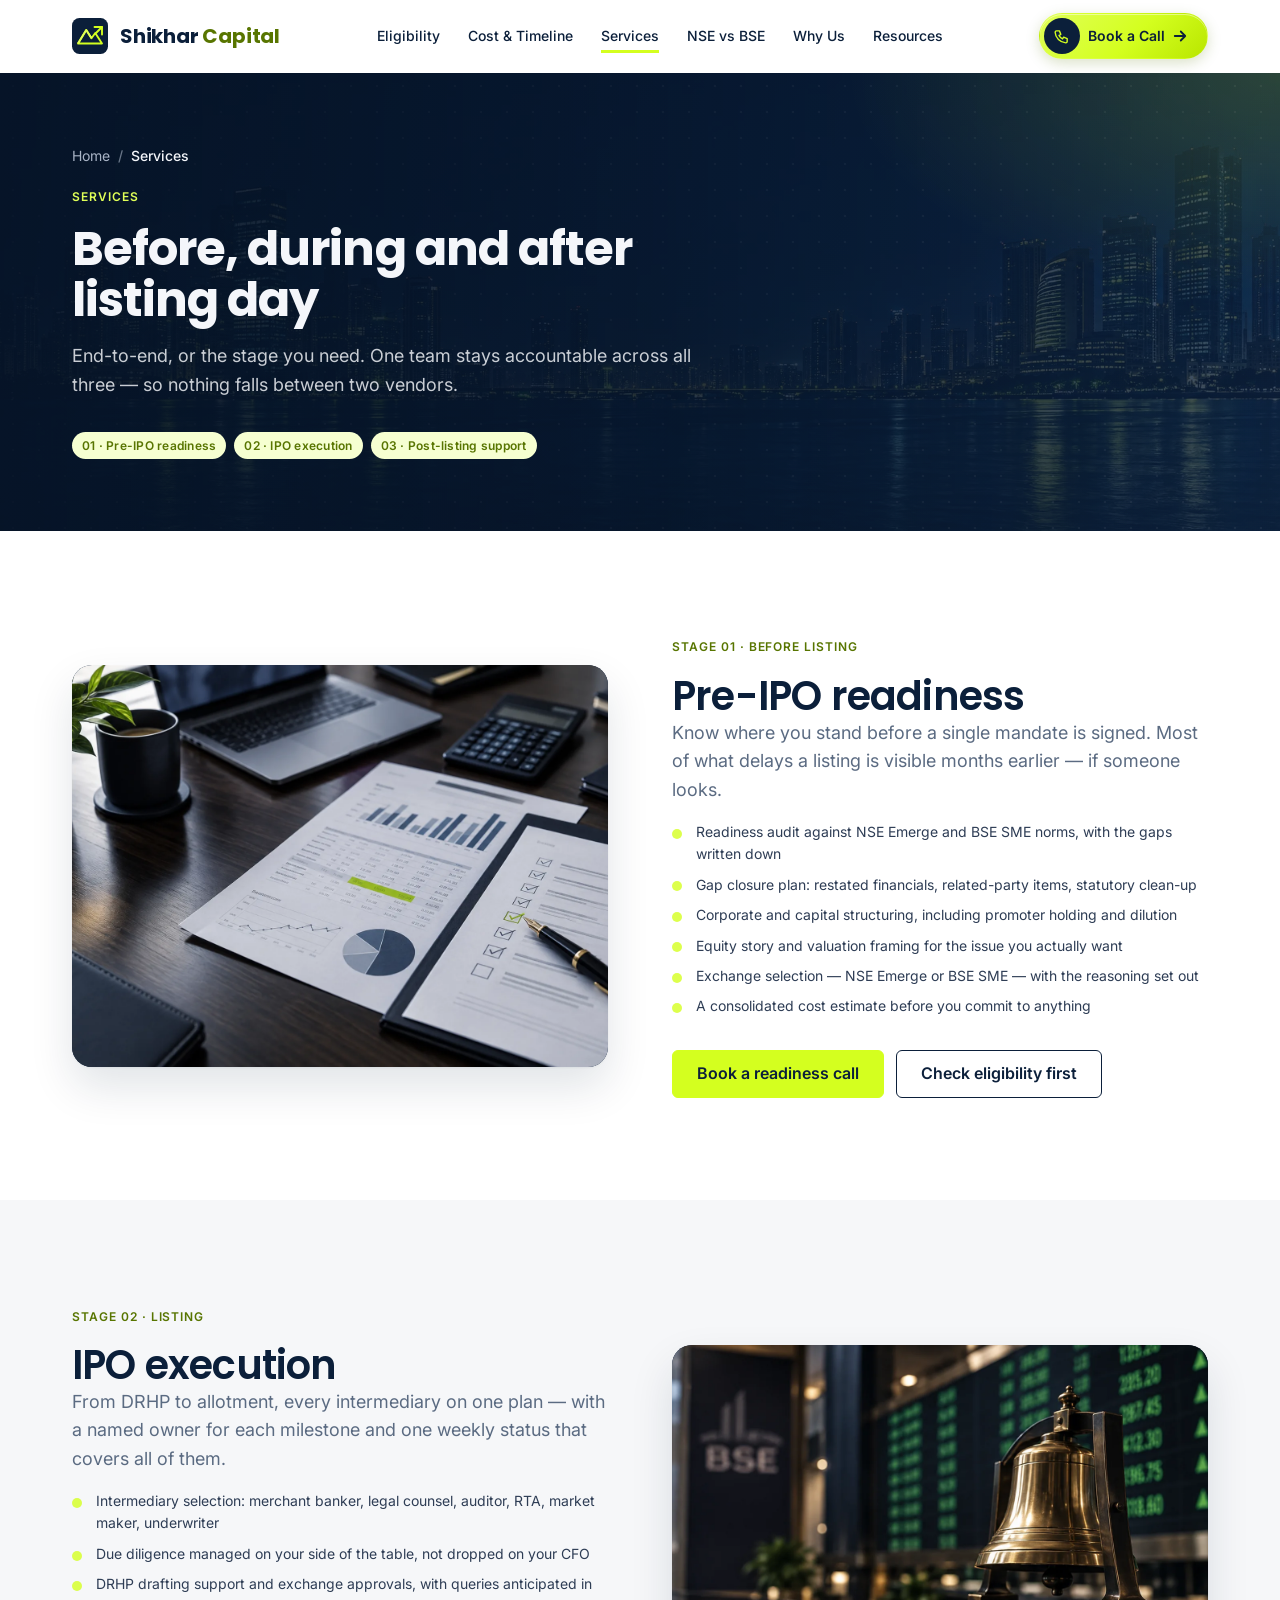
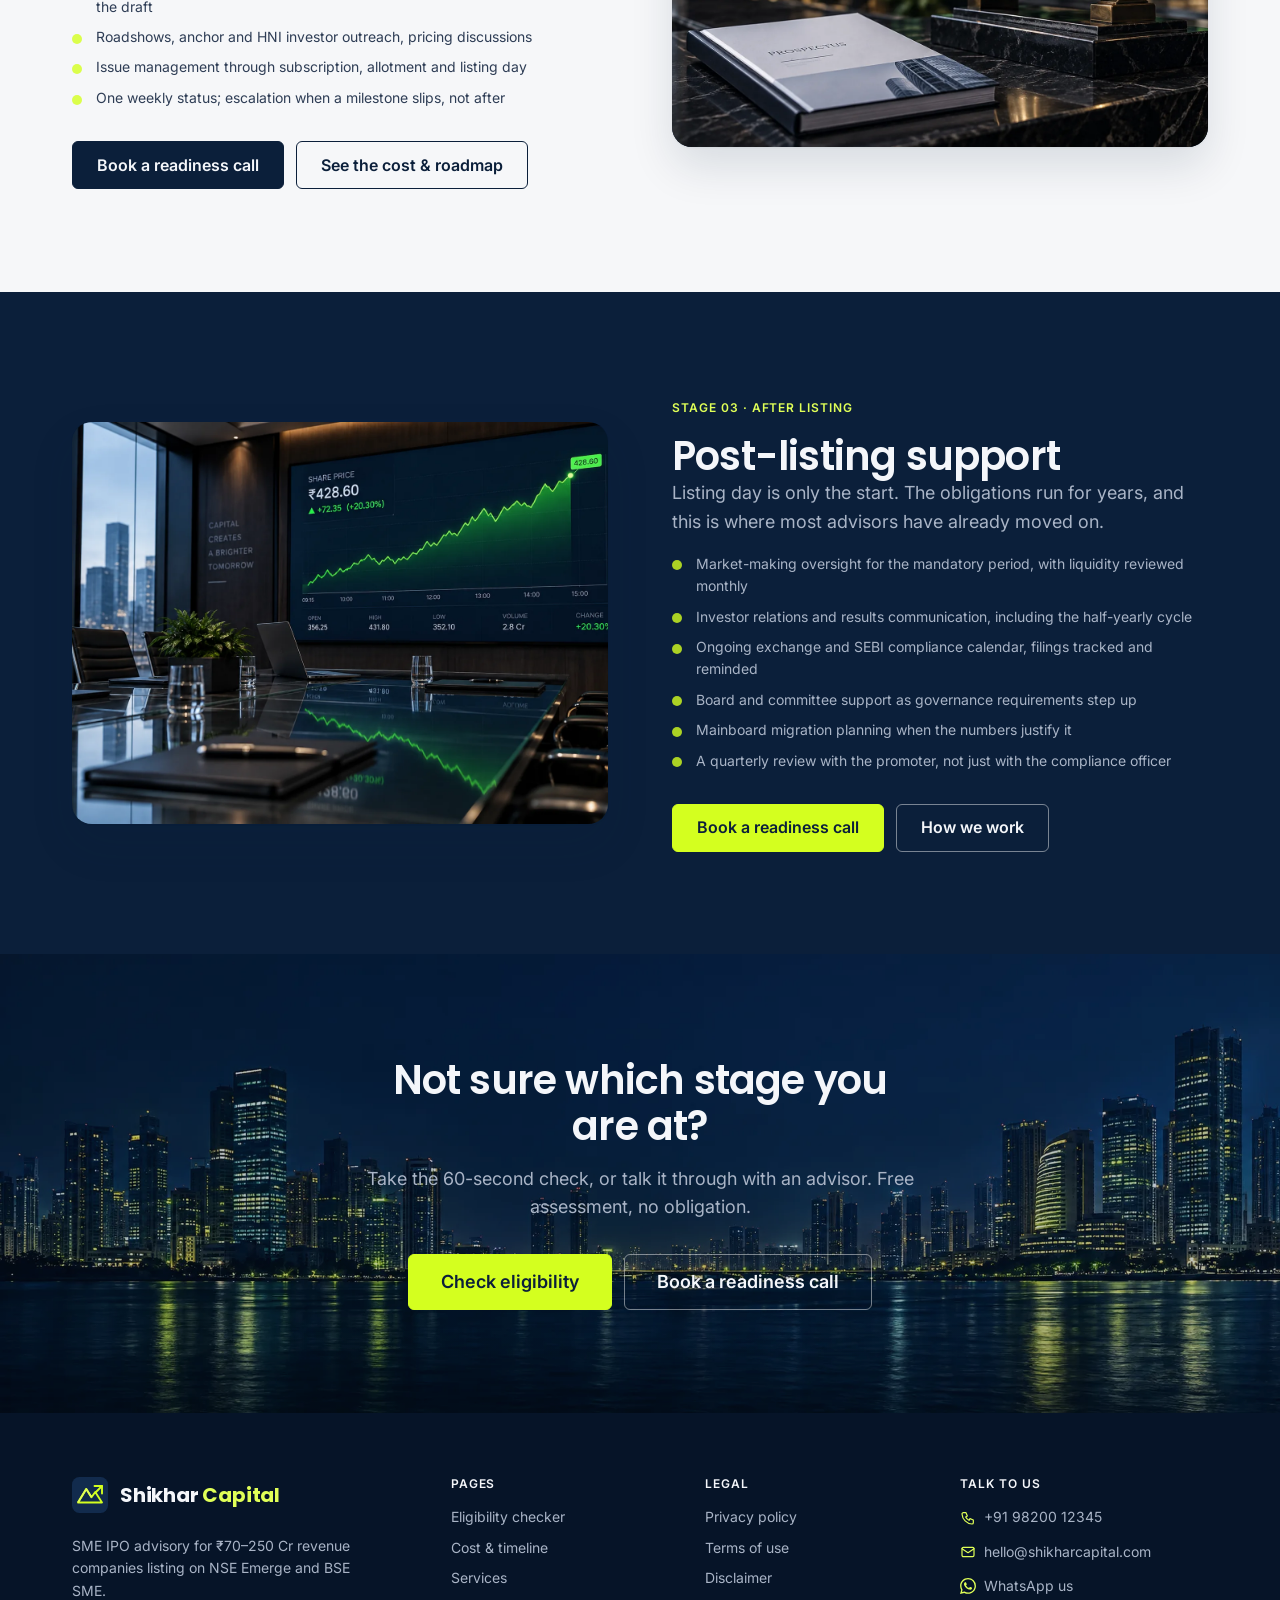
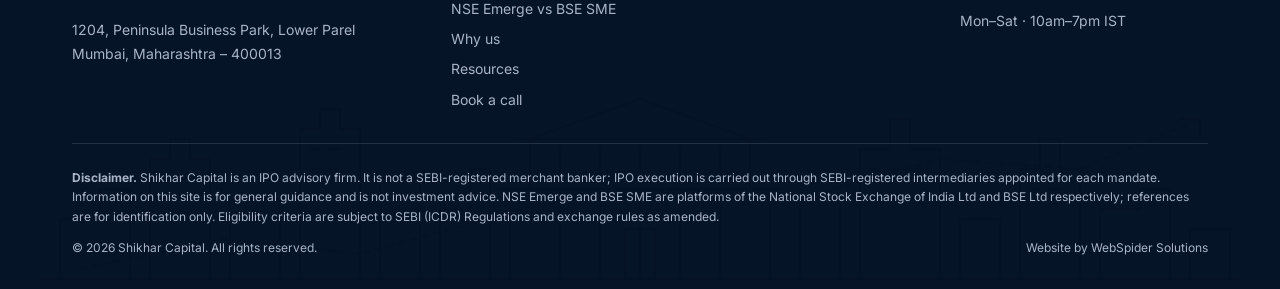
<file: v1/services.html>
<!DOCTYPE html>
<html lang="en-IN">
<head>
  <meta charset="utf-8">
  <meta name="viewport" content="width=device-width, initial-scale=1">
  <title>SME IPO Advisory Services — Pre-IPO, Execution, Post-listing | Shikhar Capital</title>
  <meta name="description" content="Readiness audit and structuring before listing, DRHP to allotment during, market making, investor relations and compliance after. One advisor accountable at every stage.">
  <!-- TODO: confirm production domain with client -->
  <link rel="canonical" href="https://www.shikharcapital.com/services">
  <meta name="theme-color" content="#0B1F3A">

  <!-- Open Graph / Twitter -->
  <meta property="og:type" content="website">
  <meta property="og:site_name" content="Shikhar Capital">
  <meta property="og:title" content="Before, during and after listing day — one advisor">
  <meta property="og:description" content="Pre-IPO readiness, IPO execution and post-listing support, with every intermediary coordinated on one plan.">
  <meta property="og:url" content="https://www.shikharcapital.com/services">
  <meta property="og:image" content="https://www.shikharcapital.com/images/og-services.jpg">
  <meta property="og:locale" content="en_IN">
  <meta name="twitter:card" content="summary_large_image">

  <!-- Fonts -->
  <link rel="preconnect" href="https://fonts.googleapis.com">
  <link rel="preconnect" href="https://fonts.gstatic.com" crossorigin>
  <link href="https://fonts.googleapis.com/css2?family=Inter:wght@400;500;600&family=Poppins:wght@500;600;700&display=swap" rel="stylesheet">

  <link rel="icon" href="images/logo-mark.svg" type="image/svg+xml">
  <link rel="stylesheet" href="assets/style.css">
  <script defer src="assets/main.js"></script>

  <!-- Structured data: Organization + ProfessionalService (placeholders marked XXXX) -->
  <script type="application/ld+json">
  {
    "@context": "https://schema.org",
    "@graph": [
      {
        "@type": "Organization",
        "@id": "https://www.shikharcapital.com/#org",
        "name": "Shikhar Capital",
        "url": "https://www.shikharcapital.com/",
        "logo": "https://www.shikharcapital.com/images/logo-mark.svg",
        "email": "hello@shikharcapital.com",
        "contactPoint": {
          "@type": "ContactPoint",
          "telephone": "+91-98200-12345",
          "contactType": "sales",
          "areaServed": "IN",
          "availableLanguage": ["en", "hi"]
        },
        "sameAs": ["https://www.linkedin.com/company/shikhar-capital"]
      },
      {
        "@type": "ProfessionalService",
        "@id": "https://www.shikharcapital.com/#service",
        "name": "Shikhar Capital — SME IPO Advisory",
        "parentOrganization": { "@id": "https://www.shikharcapital.com/#org" },
        "url": "https://www.shikharcapital.com/",
        "description": "SME IPO advisory for ₹70–250 Cr revenue companies listing on NSE Emerge and BSE SME. One advisor coordinates every intermediary from readiness check to listing day, with a single consolidated plan.",
        "telephone": "+91-98200-12345",
        "priceRange": "₹₹₹",
        "address": {
          "@type": "PostalAddress",
          "streetAddress": "1204, Peninsula Business Park, Lower Parel",
          "addressLocality": "Mumbai",
          "addressRegion": "Maharashtra",
          "postalCode": "400013",
          "addressCountry": "IN"
        },
        "areaServed": { "@type": "Country", "name": "India" },
        "serviceType": ["SME IPO Advisory", "NSE Emerge Listing", "BSE SME Listing"],
        "knowsAbout": ["SME IPO", "NSE Emerge", "BSE SME", "DRHP", "IPO readiness", "Merchant banker coordination"]
      }
    ]
  }
  </script>

  <!-- Structured data: BreadcrumbList (mirrors the visible breadcrumb) -->
  <script type="application/ld+json">
  {
    "@context": "https://schema.org",
    "@type": "BreadcrumbList",
    "itemListElement": [
      { "@type": "ListItem", "position": 1, "name": "Home", "item": "https://www.shikharcapital.com/" },
      { "@type": "ListItem", "position": 2, "name": "Services", "item": "https://www.shikharcapital.com/services" }
    ]
  }
  </script>
</head>
<body>

  <a class="skip-link" href="#main">Skip to content</a>

  <!-- ==================================================================
       SHARED: SITE HEADER — copy verbatim to every page.
       Keep in sync across all v1/*.html pages. Do not edit per page;
       aria-current is set by main.js.
       ================================================================== -->
  <header class="site-header">
    <div class="container site-header__inner">
      <a class="brand" href="index.html" aria-label="Shikhar Capital — home">
        <svg class="brand__mark" viewBox="0 0 48 48" aria-hidden="true" focusable="false">
          <rect width="48" height="48" rx="10" fill="#0B1F3A"/>
          <path d="M8 34 L19 16 L26 27 L31 20 L40 34 Z" fill="none" stroke="#D4FF1F" stroke-width="2.5" stroke-linejoin="round"/>
          <path d="M8 34 L19 16 L26 27" fill="none" stroke="#E0FF57" stroke-width="2.5" stroke-linejoin="round"/>
          <path d="M30 12 L40 12 L40 22" fill="none" stroke="#D4FF1F" stroke-width="2.5" stroke-linecap="round" stroke-linejoin="round"/>
          <path d="M40 12 L32 20" fill="none" stroke="#D4FF1F" stroke-width="2.5" stroke-linecap="round"/>
        </svg>
        <span class="brand__name">Shikhar <em>Capital</em></span>
      </a>

      <nav class="site-nav" id="site-nav" aria-label="Primary">
        <!-- On phones each link shows an icon tile + one-line description (.site-nav__desc); desktop shows the label only -->
        <ul class="site-nav__list">
          <li><a href="sme-ipo-eligibility.html"><span class="site-nav__icon" aria-hidden="true"><svg viewBox="0 0 24 24" fill="none" stroke="currentColor" stroke-width="1.8" stroke-linecap="round" stroke-linejoin="round"><path d="M9 12l2 2 4-4"/><path d="M12 3l8 4v5c0 5-3.5 8-8 9-4.5-1-8-4-8-9V7z"/></svg></span><span class="site-nav__text">Eligibility<small class="site-nav__desc">60-second readiness check</small></span></a></li>
          <li><a href="sme-ipo-cost-timeline.html"><span class="site-nav__icon" aria-hidden="true"><svg viewBox="0 0 24 24" fill="none" stroke="currentColor" stroke-width="1.8" stroke-linecap="round" stroke-linejoin="round"><circle cx="12" cy="12" r="9"/><path d="M12 7v5l3 2"/></svg></span><span class="site-nav__text">Cost &amp; Timeline<small class="site-nav__desc">What it costs, step by step</small></span></a></li>
          <li><a href="services.html"><span class="site-nav__icon" aria-hidden="true"><svg viewBox="0 0 24 24" fill="none" stroke="currentColor" stroke-width="1.8" stroke-linecap="round" stroke-linejoin="round"><path d="M12 3v18M5 8l7-5 7 5M5 16l7 5 7-5"/></svg></span><span class="site-nav__text">Services<small class="site-nav__desc">Pre-IPO · Execution · Post-listing</small></span></a></li>
          <li><a href="nse-emerge-vs-bse-sme.html"><span class="site-nav__icon" aria-hidden="true"><svg viewBox="0 0 24 24" fill="none" stroke="currentColor" stroke-width="1.8" stroke-linecap="round" stroke-linejoin="round"><path d="M4 19h16M6 16V9M10 16V5M14 16v-6M18 16V7"/></svg></span><span class="site-nav__text">NSE vs BSE<small class="site-nav__desc">Which platform fits you</small></span></a></li>
          <li><a href="about.html"><span class="site-nav__icon" aria-hidden="true"><svg viewBox="0 0 24 24" fill="none" stroke="currentColor" stroke-width="1.8" stroke-linecap="round" stroke-linejoin="round"><circle cx="12" cy="8" r="4"/><path d="M4 21a8 8 0 0 1 16 0"/></svg></span><span class="site-nav__text">Why Us<small class="site-nav__desc">One advisor, every intermediary</small></span></a></li>
          <li><a href="resources.html"><span class="site-nav__icon" aria-hidden="true"><svg viewBox="0 0 24 24" fill="none" stroke="currentColor" stroke-width="1.8" stroke-linecap="round" stroke-linejoin="round"><path d="M4 5h6a3 3 0 0 1 3 3v12a2 2 0 0 0-2-2H4z"/><path d="M20 5h-6a3 3 0 0 0-3 3v12a2 2 0 0 1 2-2h7z"/></svg></span><span class="site-nav__text">Resources<small class="site-nav__desc">Guides &amp; checklists</small></span></a></li>
        </ul>

        <!-- Phone-only footer of the menu -->
        <div class="site-nav__foot">
          <a class="btn btn--accent btn--block site-nav__cta" href="#book" data-book>
            <svg viewBox="0 0 24 24" fill="none" stroke="currentColor" stroke-width="1.8" stroke-linecap="round" stroke-linejoin="round" aria-hidden="true"><rect x="3" y="5" width="18" height="16" rx="2"/><path d="M3 10h18M8 3v4M16 3v4"/></svg>
            Book a readiness call
          </a>
          <div class="site-nav__quick">
            <a href="tel:+919820012345"><svg viewBox="0 0 24 24" fill="none" stroke="currentColor" stroke-width="1.8" stroke-linecap="round" stroke-linejoin="round" aria-hidden="true"><path d="M5 4h4l2 5-2.5 1.5a11 11 0 0 0 5 5L15 13l5 2v4a2 2 0 0 1-2 2A16 16 0 0 1 3 6a2 2 0 0 1 2-2z"/></svg>Call us</a>
            <a href="https://wa.me/919820012345?text=Hi%20Shikhar%20Capital%2C%20I%27d%20like%20to%20check%20if%20my%20company%20is%20SME%20IPO-ready." target="_blank" rel="noopener"><svg viewBox="0 0 24 24" fill="currentColor" aria-hidden="true"><path d="M17.472 14.382c-.297-.149-1.758-.867-2.03-.967-.273-.099-.471-.148-.67.15-.197.297-.767.966-.94 1.164-.173.199-.347.223-.644.075-.297-.15-1.255-.463-2.39-1.475-.883-.788-1.48-1.761-1.653-2.059-.173-.297-.018-.458.13-.606.134-.133.298-.347.446-.52.149-.174.198-.298.298-.497.099-.198.05-.371-.025-.52-.075-.149-.669-1.612-.916-2.207-.242-.579-.487-.5-.669-.51-.173-.008-.371-.01-.57-.01-.198 0-.52.074-.792.372-.272.297-1.04 1.016-1.04 2.479 0 1.462 1.065 2.875 1.213 3.074.149.198 2.096 3.2 5.077 4.487.709.306 1.262.489 1.694.625.712.227 1.36.195 1.871.118.571-.085 1.758-.719 2.006-1.413.248-.694.248-1.289.173-1.413-.074-.124-.272-.198-.57-.347m-5.421 7.403h-.004a9.87 9.87 0 01-5.031-1.378l-.361-.214-3.741.982.998-3.648-.235-.374a9.86 9.86 0 01-1.51-5.26c.001-5.45 4.436-9.884 9.888-9.884 2.64 0 5.122 1.03 6.988 2.898a9.825 9.825 0 012.893 6.994c-.003 5.45-4.437 9.885-9.885 9.885m8.413-18.297A11.815 11.815 0 0012.05 0C5.495 0 .16 5.335.157 11.892c0 2.096.547 4.142 1.588 5.945L.057 24l6.305-1.654a11.882 11.882 0 005.683 1.448h.005c6.554 0 11.89-5.335 11.893-11.893a11.821 11.821 0 00-3.48-8.413Z"/></svg>WhatsApp</a>
          </div>
          <!-- SAMPLE DATA: contact details -->
          <p class="site-nav__contact"><a href="mailto:hello@shikharcapital.com">hello@shikharcapital.com</a><span>Mon–Sat · 10am–7pm IST · Reply within 15 min</span></p>
        </div>
      </nav>

      <div class="site-header__right">
        <a class="btn btn--accent btn--sm site-header__cta" href="#book" data-book>
          <span class="site-header__cta-icon" aria-hidden="true"><svg viewBox="0 0 24 24" fill="none" stroke="currentColor" stroke-width="2" stroke-linecap="round" stroke-linejoin="round"><path d="M5 4h4l2 5-2.5 1.5a11 11 0 0 0 5 5L15 13l5 2v4a2 2 0 0 1-2 2A16 16 0 0 1 3 6a2 2 0 0 1 2-2z"/></svg></span>
          <span>Book a Call</span>
          <svg class="site-header__cta-arrow" viewBox="0 0 24 24" fill="none" stroke="currentColor" stroke-width="2.4" stroke-linecap="round" stroke-linejoin="round" aria-hidden="true"><path d="M5 12h14M13 6l6 6-6 6"/></svg>
        </a>
        <button class="nav-toggle" type="button" aria-expanded="false" aria-controls="site-nav" aria-label="Open menu">
          <svg class="icon-menu" viewBox="0 0 24 24" fill="none" stroke="currentColor" stroke-width="2" stroke-linecap="round" aria-hidden="true"><path d="M4 7h16M4 12h16M4 17h16"/></svg>
          <svg class="icon-close" viewBox="0 0 24 24" fill="none" stroke="currentColor" stroke-width="2" stroke-linecap="round" aria-hidden="true"><path d="M6 6l12 12M18 6L6 18"/></svg>
        </button>
      </div>
    </div>
  </header>
  <!-- /SHARED: SITE HEADER -->

  <main id="main">

    <!-- ============================ PAGE HERO ============================ -->
    <section class="page-hero" aria-labelledby="page-title">
      <img class="page-hero__bg" src="images/cta-bg.webp" alt="" width="1920" height="800" loading="lazy" decoding="async">
      <div class="container page-hero__inner">
        <div class="page-hero__content">
          <nav class="crumbs" aria-label="Breadcrumb">
            <ol>
              <li><a href="index.html">Home</a></li>
              <li aria-current="page">Services</li>
            </ol>
          </nav>
          <span class="eyebrow">Services</span>
          <h1 id="page-title">Before, during and after listing day</h1>
          <p class="lead">End-to-end, or the stage you need. One team stays accountable across all three — so nothing falls between two vendors.</p>
          <ul class="chip-row" aria-label="Jump to a stage">
            <li><a class="chip" href="#pre-ipo">01 · Pre-IPO readiness</a></li>
            <li><a class="chip" href="#execution">02 · IPO execution</a></li>
            <li><a class="chip" href="#post-listing">03 · Post-listing support</a></li>
          </ul>
        </div>
      </div>
    </section>

    <!-- ============================ 01 · PRE-IPO ============================ -->
    <section class="section" id="pre-ipo" aria-labelledby="pre-ipo-title">
      <div class="container split split--even">
        <div class="media-frame" data-reveal>
          <!-- IMAGE: client-supplied photo (source in images/user-uploads/) -->
          <img src="images/service-pre-ipo.webp" alt="" width="1600" height="1000" loading="lazy" decoding="async">
        </div>
        <div>
          <span class="eyebrow">Stage 01 · Before listing</span>
          <h2 id="pre-ipo-title">Pre-IPO readiness</h2>
          <p class="lead">Know where you stand before a single mandate is signed. Most of what delays a listing is visible months earlier — if someone looks.</p>
          <ul class="card__list">
            <li>Readiness audit against NSE Emerge and BSE SME norms, with the gaps written down</li>
            <li>Gap closure plan: restated financials, related-party items, statutory clean-up</li>
            <li>Corporate and capital structuring, including promoter holding and dilution</li>
            <li>Equity story and valuation framing for the issue you actually want</li>
            <li>Exchange selection — NSE Emerge or BSE SME — with the reasoning set out</li>
            <li>A consolidated cost estimate before you commit to anything</li>
          </ul>
          <div class="btn-row mt-6">
            <a class="btn btn--accent" href="#book" data-book>Book a readiness call</a>
            <a class="btn btn--outline" href="sme-ipo-eligibility.html">Check eligibility first</a>
          </div>
        </div>
      </div>
    </section>

    <!-- ============================ 02 · EXECUTION ============================ -->
    <section class="section section--paper" id="execution" aria-labelledby="execution-title">
      <div class="container split split--even">
        <div>
          <span class="eyebrow">Stage 02 · Listing</span>
          <h2 id="execution-title">IPO execution</h2>
          <p class="lead">From DRHP to allotment, every intermediary on one plan — with a named owner for each milestone and one weekly status that covers all of them.</p>
          <ul class="card__list">
            <li>Intermediary selection: merchant banker, legal counsel, auditor, RTA, market maker, underwriter</li>
            <li>Due diligence managed on your side of the table, not dropped on your CFO</li>
            <li>DRHP drafting support and exchange approvals, with queries anticipated in the draft</li>
            <li>Roadshows, anchor and HNI investor outreach, pricing discussions</li>
            <li>Issue management through subscription, allotment and listing day</li>
            <li>One weekly status; escalation when a milestone slips, not after</li>
          </ul>
          <div class="btn-row mt-6">
            <a class="btn btn--navy" href="#book" data-book>Book a readiness call</a>
            <a class="btn btn--outline" href="sme-ipo-cost-timeline.html">See the cost &amp; roadmap</a>
          </div>
        </div>
        <div class="media-frame" data-reveal>
          <!-- IMAGE: client-supplied photo (source in images/user-uploads/) -->
          <img src="images/service-execution.webp" alt="" width="1600" height="1000" loading="lazy" decoding="async">
        </div>
      </div>
    </section>

    <!-- ============================ 03 · POST-LISTING ============================ -->
    <section class="section section--navy" id="post-listing" aria-labelledby="post-listing-title">
      <div class="container split split--even">
        <div class="media-frame" data-reveal>
          <!-- IMAGE: client-supplied photo (source in images/user-uploads/) -->
          <img src="images/service-post-listing.webp" alt="" width="1600" height="1000" loading="lazy" decoding="async">
        </div>
        <div>
          <span class="eyebrow">Stage 03 · After listing</span>
          <h2 id="post-listing-title">Post-listing support</h2>
          <p class="lead">Listing day is only the start. The obligations run for years, and this is where most advisors have already moved on.</p>
          <ul class="card__list">
            <li>Market-making oversight for the mandatory period, with liquidity reviewed monthly</li>
            <li>Investor relations and results communication, including the half-yearly cycle</li>
            <li>Ongoing exchange and SEBI compliance calendar, filings tracked and reminded</li>
            <li>Board and committee support as governance requirements step up</li>
            <li>Mainboard migration planning when the numbers justify it</li>
            <li>A quarterly review with the promoter, not just with the compliance officer</li>
          </ul>
          <div class="btn-row mt-6">
            <a class="btn btn--accent" href="#book" data-book>Book a readiness call</a>
            <a class="btn btn--outline-light" href="about.html">How we work</a>
          </div>
        </div>
      </div>
    </section>

    <!-- ============================ FINAL CTA ============================ -->
    <section class="section section--navy final-cta" aria-labelledby="cta-title">
      <!-- IMAGE: images/cta-bg.webp — client's night skyline -->
      <img class="final-cta__bg" src="images/cta-bg.webp" alt="" width="1920" height="800" loading="lazy" decoding="async">
      <div class="container">
        <div class="section__head">
          <h2 id="cta-title">Not sure which stage you are at?</h2>
          <p class="lead">Take the 60-second check, or talk it through with an advisor. Free assessment, no obligation.</p>
          <div class="btn-row">
            <a class="btn btn--accent btn--lg" href="sme-ipo-eligibility.html">Check eligibility</a>
            <a class="btn btn--outline-light btn--lg" href="#book" data-book>Book a readiness call</a>
          </div>
        </div>
      </div>
    </section>
  </main>

  <!-- ==================================================================
       SHARED: SITE FOOTER — copy verbatim to every page.
       Keep in sync across all v1/*.html pages.
       ================================================================== -->
  <footer class="site-footer">
    <div class="container">
      <div class="footer__grid">
        <div>
          <a class="brand" href="index.html" aria-label="Shikhar Capital — home">
            <svg class="brand__mark" viewBox="0 0 48 48" aria-hidden="true" focusable="false">
              <rect width="48" height="48" rx="10" fill="#122B4D"/>
              <path d="M8 34 L19 16 L26 27 L31 20 L40 34 Z" fill="none" stroke="#D4FF1F" stroke-width="2.5" stroke-linejoin="round"/>
              <path d="M8 34 L19 16 L26 27" fill="none" stroke="#E0FF57" stroke-width="2.5" stroke-linejoin="round"/>
              <path d="M30 12 L40 12 L40 22" fill="none" stroke="#D4FF1F" stroke-width="2.5" stroke-linecap="round" stroke-linejoin="round"/>
              <path d="M40 12 L32 20" fill="none" stroke="#D4FF1F" stroke-width="2.5" stroke-linecap="round"/>
            </svg>
            <span class="brand__name">Shikhar <em>Capital</em></span>
          </a>
          <p class="footer__blurb">SME IPO advisory for ₹70–250 Cr revenue companies listing on NSE Emerge and BSE SME.</p>
          <!-- SAMPLE DATA: office address -->
          <address class="footer__addr">
            <span data-placeholder>1204, Peninsula Business Park, Lower Parel</span><br>
            <span data-placeholder>Mumbai, Maharashtra – 400013</span>
          </address>
        </div>

        <div>
          <h2 class="footer__title">Pages</h2>
          <ul class="footer__links">
            <li><a href="sme-ipo-eligibility.html">Eligibility checker</a></li>
            <li><a href="sme-ipo-cost-timeline.html">Cost &amp; timeline</a></li>
            <li><a href="services.html">Services</a></li>
            <li><a href="nse-emerge-vs-bse-sme.html">NSE Emerge vs BSE SME</a></li>
            <li><a href="about.html">Why us</a></li>
            <li><a href="resources.html">Resources</a></li>
            <li><a href="#book" data-book>Book a call</a></li>
          </ul>
        </div>

        <div>
          <h2 class="footer__title">Legal</h2>
          <ul class="footer__links">
            <li><a href="privacy.html">Privacy policy</a></li>
            <li><a href="terms.html">Terms of use</a></li>
            <li><a href="disclaimer.html">Disclaimer</a></li>
          </ul>
        </div>

        <div>
          <h2 class="footer__title">Talk to us</h2>
          <div class="footer__contact">
            <!-- SAMPLE DATA: phone, email -->
            <a href="tel:+919820012345"><svg viewBox="0 0 24 24" fill="none" stroke="currentColor" stroke-width="1.8" stroke-linecap="round" stroke-linejoin="round" aria-hidden="true"><path d="M5 4h4l2 5-2.5 1.5a11 11 0 0 0 5 5L15 13l5 2v4a2 2 0 0 1-2 2A16 16 0 0 1 3 6a2 2 0 0 1 2-2z"/></svg><span data-placeholder>+91 98200 12345</span></a>
            <a href="mailto:hello@shikharcapital.com"><svg viewBox="0 0 24 24" fill="none" stroke="currentColor" stroke-width="1.8" stroke-linecap="round" stroke-linejoin="round" aria-hidden="true"><rect x="3" y="5" width="18" height="14" rx="2"/><path d="M3 7l9 6 9-6"/></svg><span data-placeholder>hello@shikharcapital.com</span></a>
            <a href="https://wa.me/919820012345?text=Hi%20Shikhar%20Capital%2C%20I%27d%20like%20to%20check%20if%20my%20company%20is%20SME%20IPO-ready.%20Company%3A%20___%20%7C%20Revenue%20(FY)%3A%20___%20%7C%20City%3A%20___" target="_blank" rel="noopener"><svg viewBox="0 0 24 24" fill="currentColor" aria-hidden="true"><path d="M17.472 14.382c-.297-.149-1.758-.867-2.03-.967-.273-.099-.471-.148-.67.15-.197.297-.767.966-.94 1.164-.173.199-.347.223-.644.075-.297-.15-1.255-.463-2.39-1.475-.883-.788-1.48-1.761-1.653-2.059-.173-.297-.018-.458.13-.606.134-.133.298-.347.446-.52.149-.174.198-.298.298-.497.099-.198.05-.371-.025-.52-.075-.149-.669-1.612-.916-2.207-.242-.579-.487-.5-.669-.51-.173-.008-.371-.01-.57-.01-.198 0-.52.074-.792.372-.272.297-1.04 1.016-1.04 2.479 0 1.462 1.065 2.875 1.213 3.074.149.198 2.096 3.2 5.077 4.487.709.306 1.262.489 1.694.625.712.227 1.36.195 1.871.118.571-.085 1.758-.719 2.006-1.413.248-.694.248-1.289.173-1.413-.074-.124-.272-.198-.57-.347m-5.421 7.403h-.004a9.87 9.87 0 01-5.031-1.378l-.361-.214-3.741.982.998-3.648-.235-.374a9.86 9.86 0 01-1.51-5.26c.001-5.45 4.436-9.884 9.888-9.884 2.64 0 5.122 1.03 6.988 2.898a9.825 9.825 0 012.893 6.994c-.003 5.45-4.437 9.885-9.885 9.885m8.413-18.297A11.815 11.815 0 0012.05 0C5.495 0 .16 5.335.157 11.892c0 2.096.547 4.142 1.588 5.945L.057 24l6.305-1.654a11.882 11.882 0 005.683 1.448h.005c6.554 0 11.89-5.335 11.893-11.893a11.821 11.821 0 00-3.48-8.413Z"/></svg>WhatsApp us</a>
            <span>Mon–Sat · 10am–7pm IST</span>
          </div>
        </div>
      </div>

      <div class="footer__legal">
        <!-- SAMPLE DATA: disclaimer wording for legal review; must align with Google financial-services ad policy -->
        <p><strong>Disclaimer.</strong> Shikhar Capital is an IPO advisory firm. It is not a SEBI-registered merchant banker; IPO execution is carried out through SEBI-registered intermediaries appointed for each mandate. Information on this site is for general guidance and is not investment advice. NSE Emerge and BSE SME are platforms of the National Stock Exchange of India Ltd and BSE Ltd respectively; references are for identification only. Eligibility criteria are subject to SEBI (ICDR) Regulations and exchange rules as amended.</p>
        <div class="footer__copy">
          <span>© <span data-year>2026</span> Shikhar Capital. All rights reserved.</span>
          <span>Website by <a href="https://webspidersolutions.com" rel="noopener" target="_blank">WebSpider Solutions</a></span>
        </div>
      </div>
    </div>
  </footer>
  <!-- /SHARED: SITE FOOTER -->

  <!-- ==================================================================
       SHARED: ALWAYS-ON WIDGETS — copy verbatim to every page.
       Mobile bottom bar + "Book a call" split-screen dialog (opened by any [data-book] link;
       replaces the former book.html page). WhatsApp float + callback widget removed by the client.
       ================================================================== -->
  <dialog class="book" id="book" aria-labelledby="book-title">
    <div class="book__panel">
      <button class="book__close" type="button" data-book-close aria-label="Close">
        <svg viewBox="0 0 24 24" fill="none" stroke="currentColor" stroke-width="2.2" stroke-linecap="round" aria-hidden="true"><path d="M6 6l12 12M18 6L6 18"/></svg>
      </button>

      <!-- Left: what the call is -->
      <aside class="book__aside">
        <span class="book__handle" aria-hidden="true"></span>
        <img class="book__bg" src="images/cta-bg.webp" alt="" width="1920" height="800" loading="lazy" decoding="async">
        <div class="book__aside-body">
          <span class="book__eyebrow">Readiness call · 20 minutes</span>
          <h2 class="book__title" id="book-title">Twenty minutes with an advisor. No pitch.</h2>
          <p class="book__sub">We look at your numbers, tell you honestly where you stand, and what the next two steps would be.</p>
          <ul class="book__list">
            <li><svg viewBox="0 0 24 24" fill="none" stroke="currentColor" stroke-width="2.5" stroke-linecap="round" stroke-linejoin="round" aria-hidden="true"><path d="M5 12.5l4.5 4.5L19 7.5"/></svg>A first read on NSE Emerge / BSE SME eligibility</li>
            <li><svg viewBox="0 0 24 24" fill="none" stroke="currentColor" stroke-width="2.5" stroke-linecap="round" stroke-linejoin="round" aria-hidden="true"><path d="M5 12.5l4.5 4.5L19 7.5"/></svg>A realistic cost band for your issue size</li>
            <li><svg viewBox="0 0 24 24" fill="none" stroke="currentColor" stroke-width="2.5" stroke-linecap="round" stroke-linejoin="round" aria-hidden="true"><path d="M5 12.5l4.5 4.5L19 7.5"/></svg>Your next two steps, in writing, the same day</li>
          </ul>
          <!-- SAMPLE DATA: advisor name -->
          <div class="book__advisor">
            <img src="images/founder-face.webp" alt="" width="400" height="400" loading="lazy" decoding="async">
            <span><b><span data-placeholder>Ajay</span></b><small>Founder · takes every readiness call</small></span>
          </div>
          <p class="book__trust">Free · No obligation · Mon–Sat, 10am–7pm IST</p>
        </div>
      </aside>

      <!-- Right: the form -->
      <div class="book__main">
        <form class="book-form" id="book-form" novalidate aria-label="Book a readiness call">
          <div class="book-form__head">
            <h3>Book your call</h3>
            <p>Fill this in and we confirm a slot on WhatsApp within 15 minutes on working days.</p>
          </div>
          <div class="book-form__fields">
            <div class="book-form__row">
              <div class="field">
                <label for="bk-name">Your name</label>
                <input class="input" id="bk-name" name="name" type="text" autocomplete="name" required aria-describedby="bk-name-error" placeholder="Your name">
                <span class="field__error" id="bk-name-error" aria-live="polite"></span>
              </div>
              <div class="field">
                <label for="bk-company">Company name</label>
                <input class="input" id="bk-company" name="company" type="text" autocomplete="organization" required aria-describedby="bk-company-error" placeholder="Company name">
                <span class="field__error" id="bk-company-error" aria-live="polite"></span>
              </div>
            </div>
            <div class="book-form__row">
              <div class="field">
                <label for="bk-mobile">Mobile / WhatsApp</label>
                <input class="input" id="bk-mobile" name="mobile" type="tel" inputmode="numeric" autocomplete="tel-national" required aria-describedby="bk-mobile-error" placeholder="Mobile / WhatsApp (10 digits)">
                <span class="field__error" id="bk-mobile-error" aria-live="polite"></span>
              </div>
              <div class="field">
                <label for="bk-email">Email <span class="field__opt">(optional)</span></label>
                <input class="input" id="bk-email" name="email" type="email" autocomplete="email" aria-describedby="bk-email-error" placeholder="Email (optional)">
                <span class="field__error" id="bk-email-error" aria-live="polite"></span>
              </div>
            </div>
            <div class="book-form__row">
              <div class="field">
                <label for="bk-revenue">Annual revenue (last FY)</label>
                <select class="input input--select" id="bk-revenue" name="revenue" required aria-describedby="bk-revenue-error">
                  <option value="" selected disabled>Annual revenue (last FY)</option>
                  <option value="under-70">Under ₹70 Cr</option>
                  <option value="70-150">₹70–150 Cr</option>
                  <option value="150-250">₹150–250 Cr</option>
                  <option value="over-250">Over ₹250 Cr</option>
                </select>
                <span class="field__error" id="bk-revenue-error" aria-live="polite"></span>
              </div>
              <div class="field">
                <label for="bk-slot">Preferred time</label>
                <select class="input input--select" id="bk-slot" name="slot" required aria-describedby="bk-slot-error">
                  <option value="" selected disabled>Preferred time window</option>
                  <option value="morning">Morning · 10am–1pm</option>
                  <option value="afternoon">Afternoon · 1pm–4pm</option>
                  <option value="evening">Evening · 4pm–7pm</option>
                </select>
                <span class="field__error" id="bk-slot-error" aria-live="polite"></span>
              </div>
            </div>
            <input type="hidden" name="page" value="">
            <button class="btn btn--accent btn--block" type="submit">
              Book my readiness call
              <svg viewBox="0 0 24 24" fill="none" stroke="currentColor" stroke-width="2.2" stroke-linecap="round" stroke-linejoin="round" aria-hidden="true"><path d="M5 12h14M13 6l6 6-6 6"/></svg>
            </button>
            <p class="book-form__note">
              <svg viewBox="0 0 24 24" fill="none" stroke="currentColor" stroke-width="2" stroke-linecap="round" stroke-linejoin="round" aria-hidden="true"><path d="M12 3l8 4v5c0 5-3.5 8-8 9-4.5-1-8-4-8-9V7z"/><path d="M9 12l2 2 4-4"/></svg>
              Your details stay with Shikhar Capital.
            </p>
          </div>
          <div class="book-form__success" tabindex="-1" hidden>
            <span class="book-form__success-icon" aria-hidden="true">
              <svg viewBox="0 0 24 24" fill="none" stroke="currentColor" stroke-width="2.5" stroke-linecap="round" stroke-linejoin="round"><path d="M5 12.5l4.5 4.5L19 7.5"/></svg>
            </span>
            <h3>You're booked in.</h3>
            <p>We'll confirm your slot on WhatsApp within 15 minutes (Mon–Sat, 10am–7pm IST). Want to jump the queue? <a class="link" href="https://wa.me/919820012345?text=Hi%20Shikhar%20Capital%2C%20I%20just%20booked%20a%20readiness%20call." target="_blank" rel="noopener">Message us now</a>.</p>
            <button class="btn btn--outline btn--sm" type="button" data-book-close>Done</button>
          </div>
        </form>
      </div>
    </div>
  </dialog>

  <nav class="mobile-bar" aria-label="Quick actions">
    <a class="mobile-bar__cta" href="tel:+919820012345"><svg viewBox="0 0 24 24" fill="none" stroke="currentColor" stroke-width="2" stroke-linecap="round" stroke-linejoin="round" aria-hidden="true"><path d="M5 4h4l2 5-2.5 1.5a11 11 0 0 0 5 5L15 13l5 2v4a2 2 0 0 1-2 2A16 16 0 0 1 3 6a2 2 0 0 1 2-2z"/></svg>Call us</a>
    <a class="mobile-bar__cta" href="https://wa.me/919820012345?text=Hi%20Shikhar%20Capital%2C%20I%27d%20like%20to%20check%20if%20my%20company%20is%20SME%20IPO-ready.%20Company%3A%20___%20%7C%20Revenue%20(FY)%3A%20___%20%7C%20City%3A%20___" target="_blank" rel="noopener"><svg viewBox="0 0 24 24" fill="currentColor" aria-hidden="true"><path d="M17.472 14.382c-.297-.149-1.758-.867-2.03-.967-.273-.099-.471-.148-.67.15-.197.297-.767.966-.94 1.164-.173.199-.347.223-.644.075-.297-.15-1.255-.463-2.39-1.475-.883-.788-1.48-1.761-1.653-2.059-.173-.297-.018-.458.13-.606.134-.133.298-.347.446-.52.149-.174.198-.298.298-.497.099-.198.05-.371-.025-.52-.075-.149-.669-1.612-.916-2.207-.242-.579-.487-.5-.669-.51-.173-.008-.371-.01-.57-.01-.198 0-.52.074-.792.372-.272.297-1.04 1.016-1.04 2.479 0 1.462 1.065 2.875 1.213 3.074.149.198 2.096 3.2 5.077 4.487.709.306 1.262.489 1.694.625.712.227 1.36.195 1.871.118.571-.085 1.758-.719 2.006-1.413.248-.694.248-1.289.173-1.413-.074-.124-.272-.198-.57-.347m-5.421 7.403h-.004a9.87 9.87 0 01-5.031-1.378l-.361-.214-3.741.982.998-3.648-.235-.374a9.86 9.86 0 01-1.51-5.26c.001-5.45 4.436-9.884 9.888-9.884 2.64 0 5.122 1.03 6.988 2.898a9.825 9.825 0 012.893 6.994c-.003 5.45-4.437 9.885-9.885 9.885m8.413-18.297A11.815 11.815 0 0012.05 0C5.495 0 .16 5.335.157 11.892c0 2.096.547 4.142 1.588 5.945L.057 24l6.305-1.654a11.882 11.882 0 005.683 1.448h.005c6.554 0 11.89-5.335 11.893-11.893a11.821 11.821 0 00-3.48-8.413Z"/></svg>WhatsApp</a>
  </nav>
  <!-- /SHARED: ALWAYS-ON WIDGETS -->

</body>
</html>
</file>
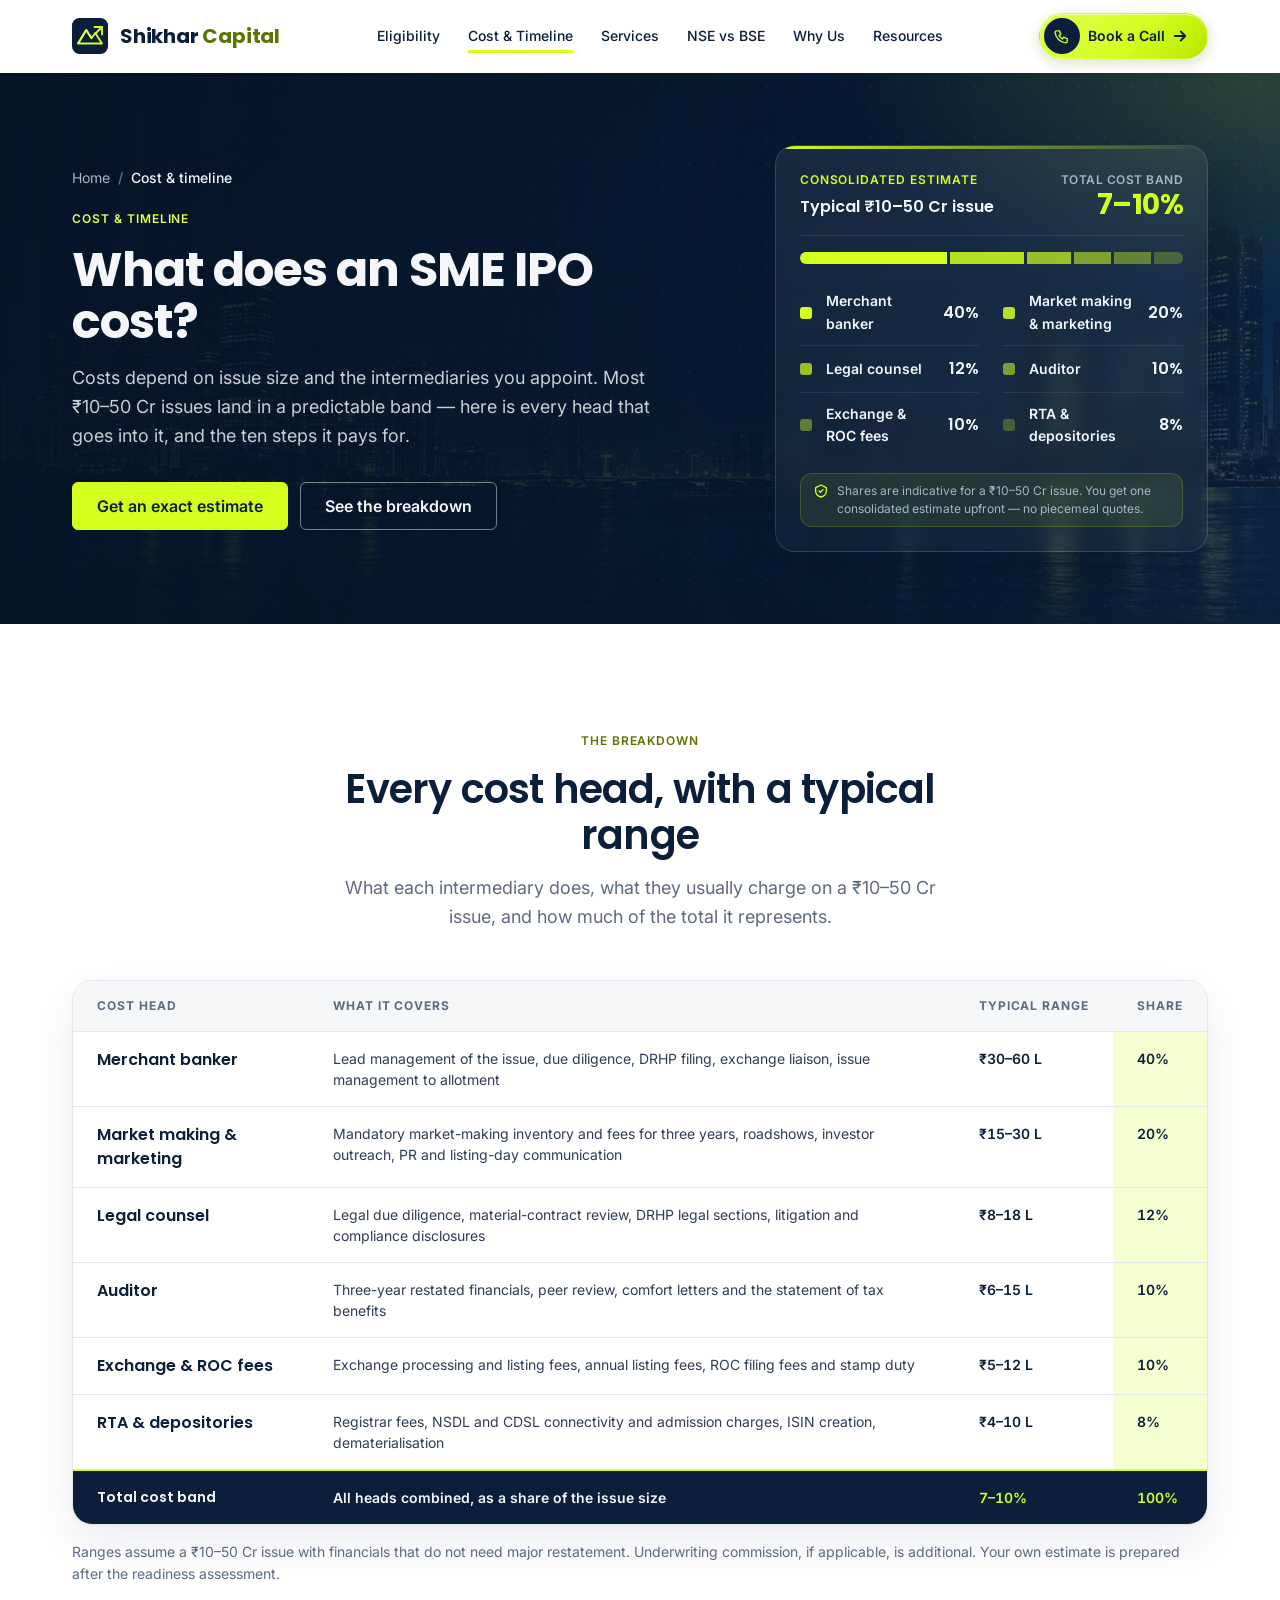
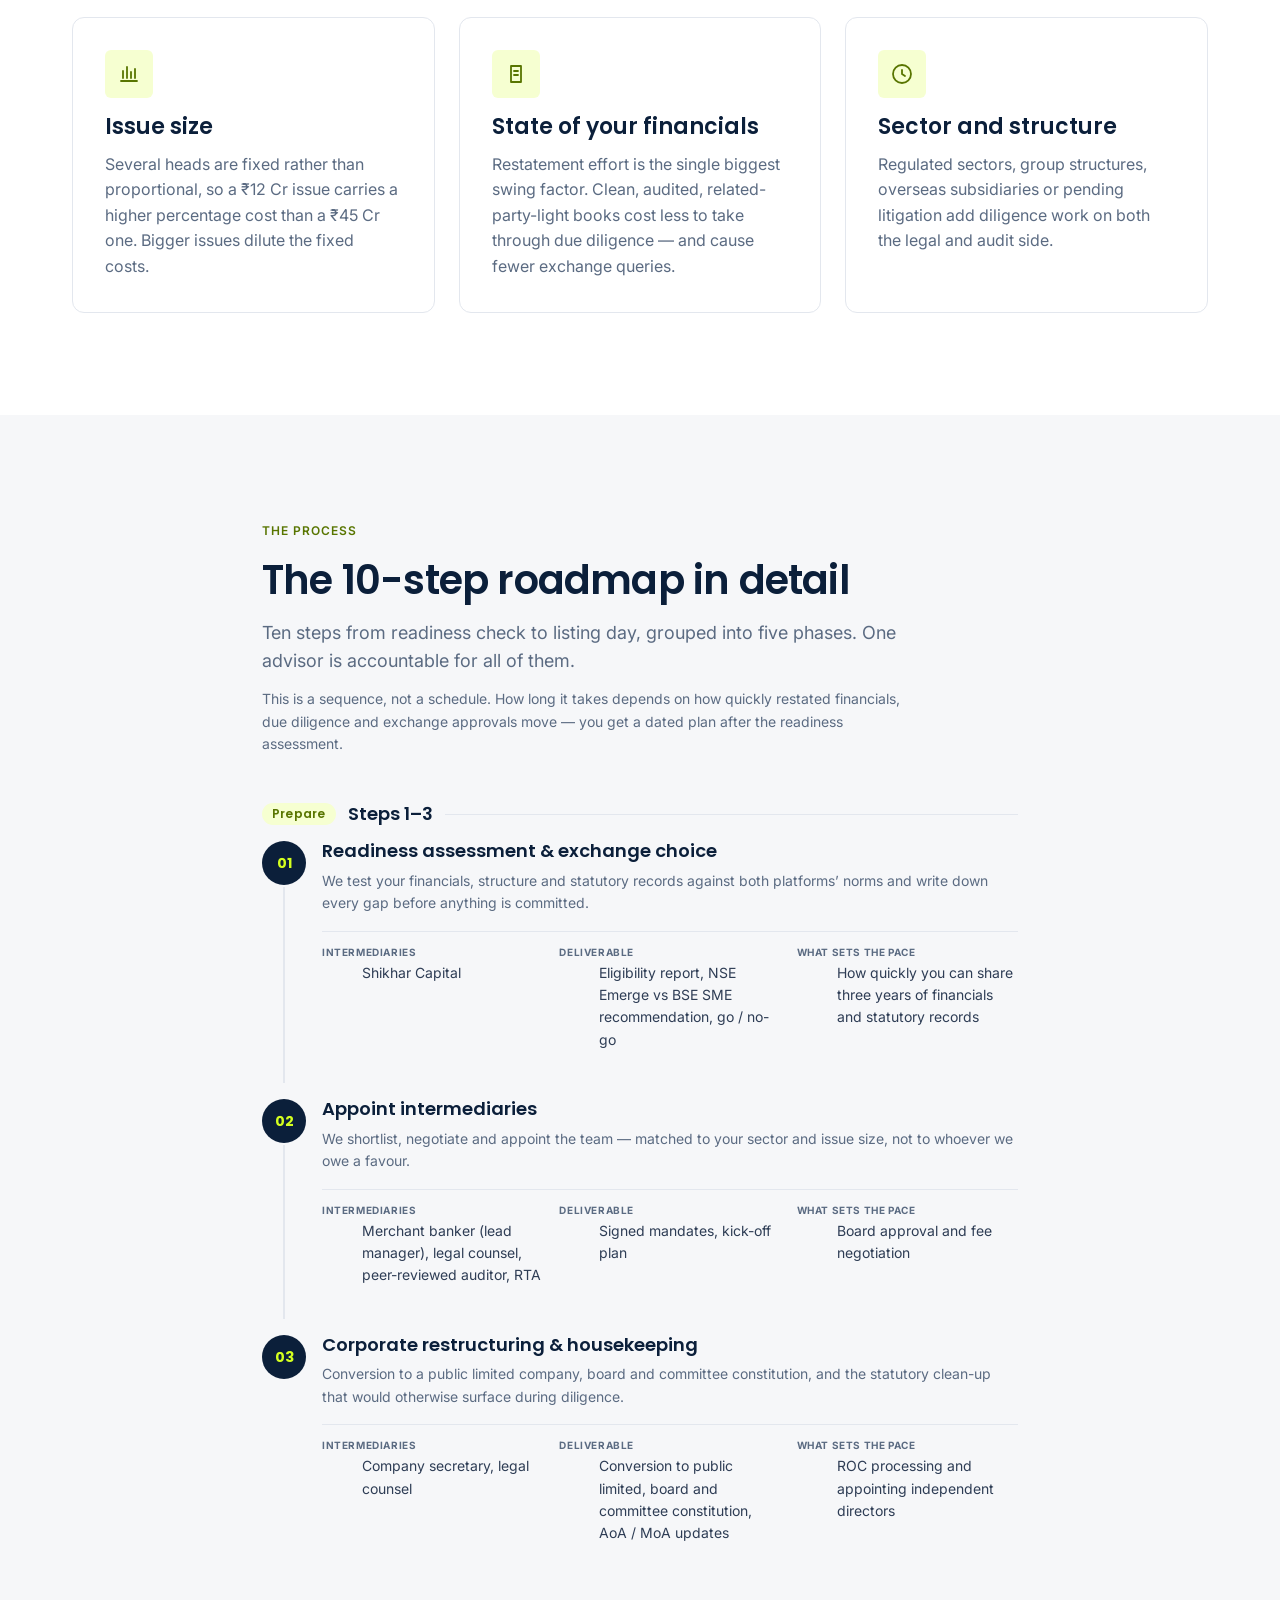
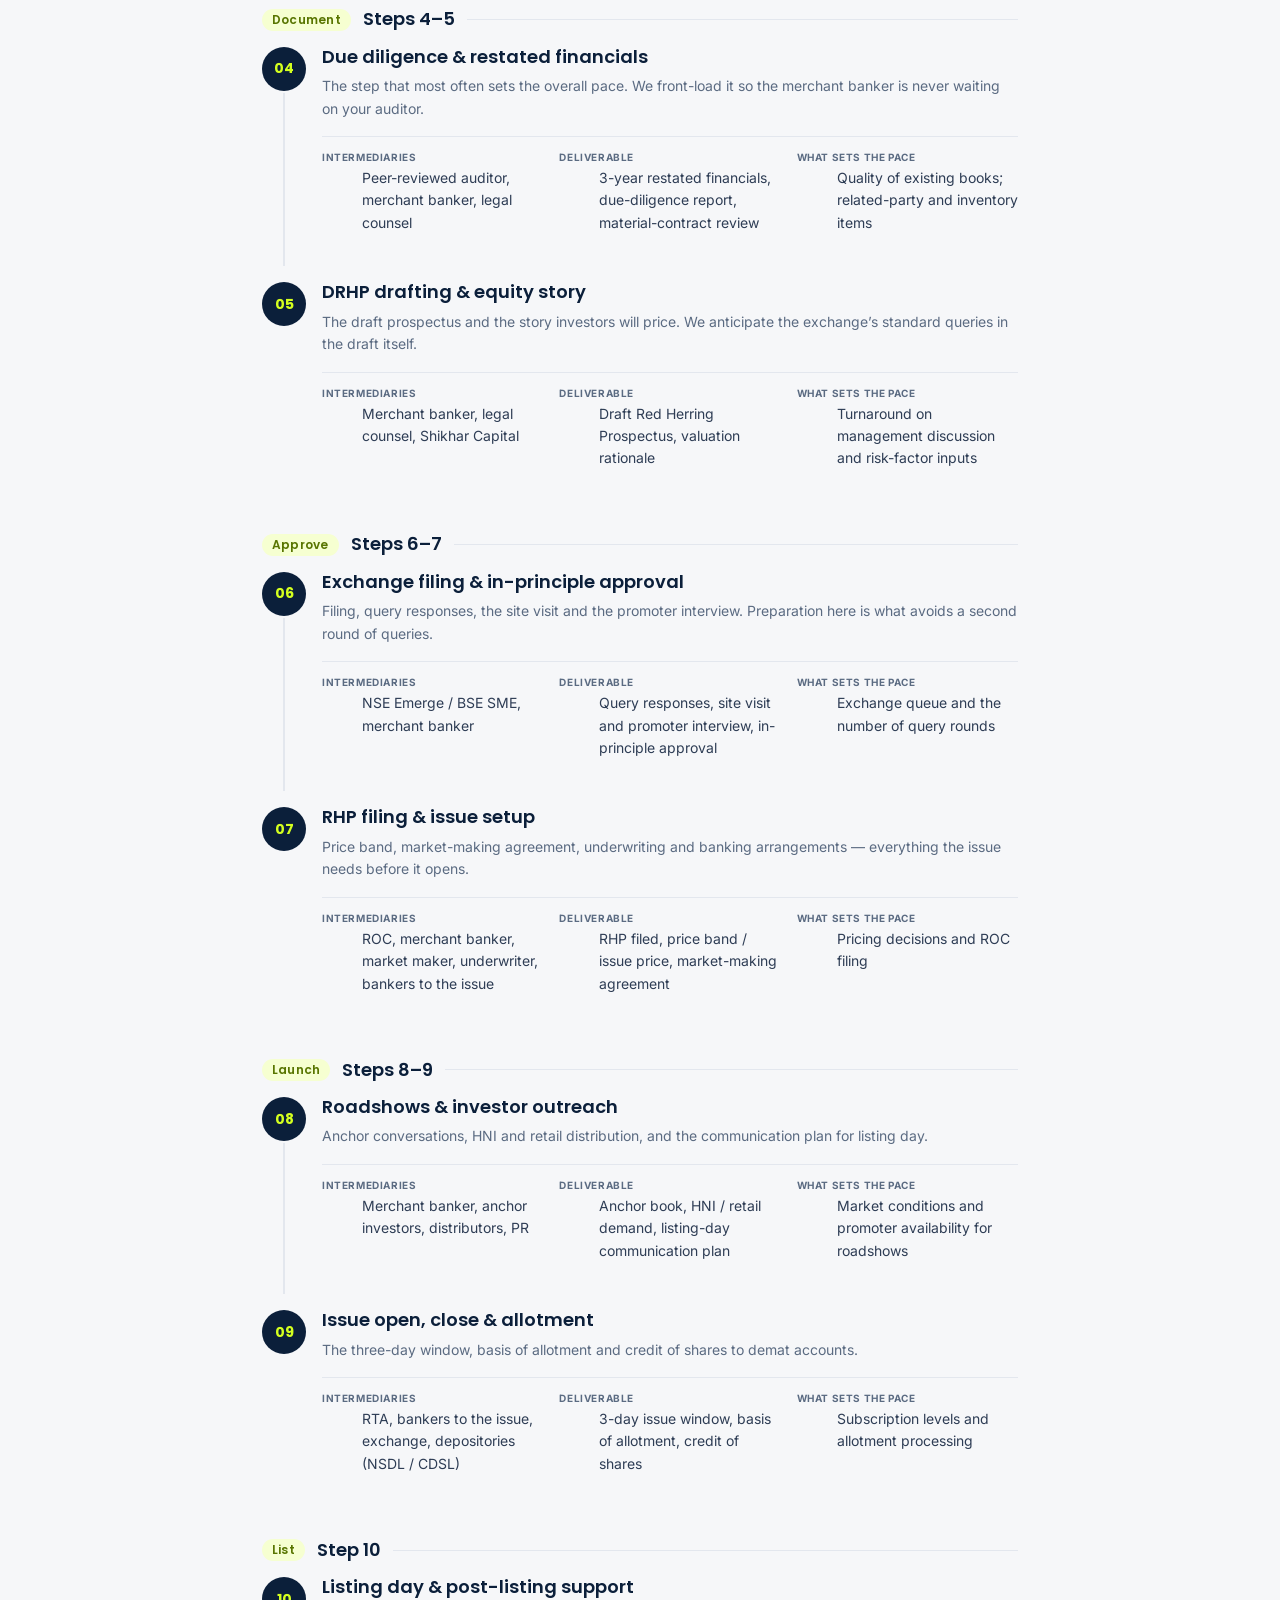
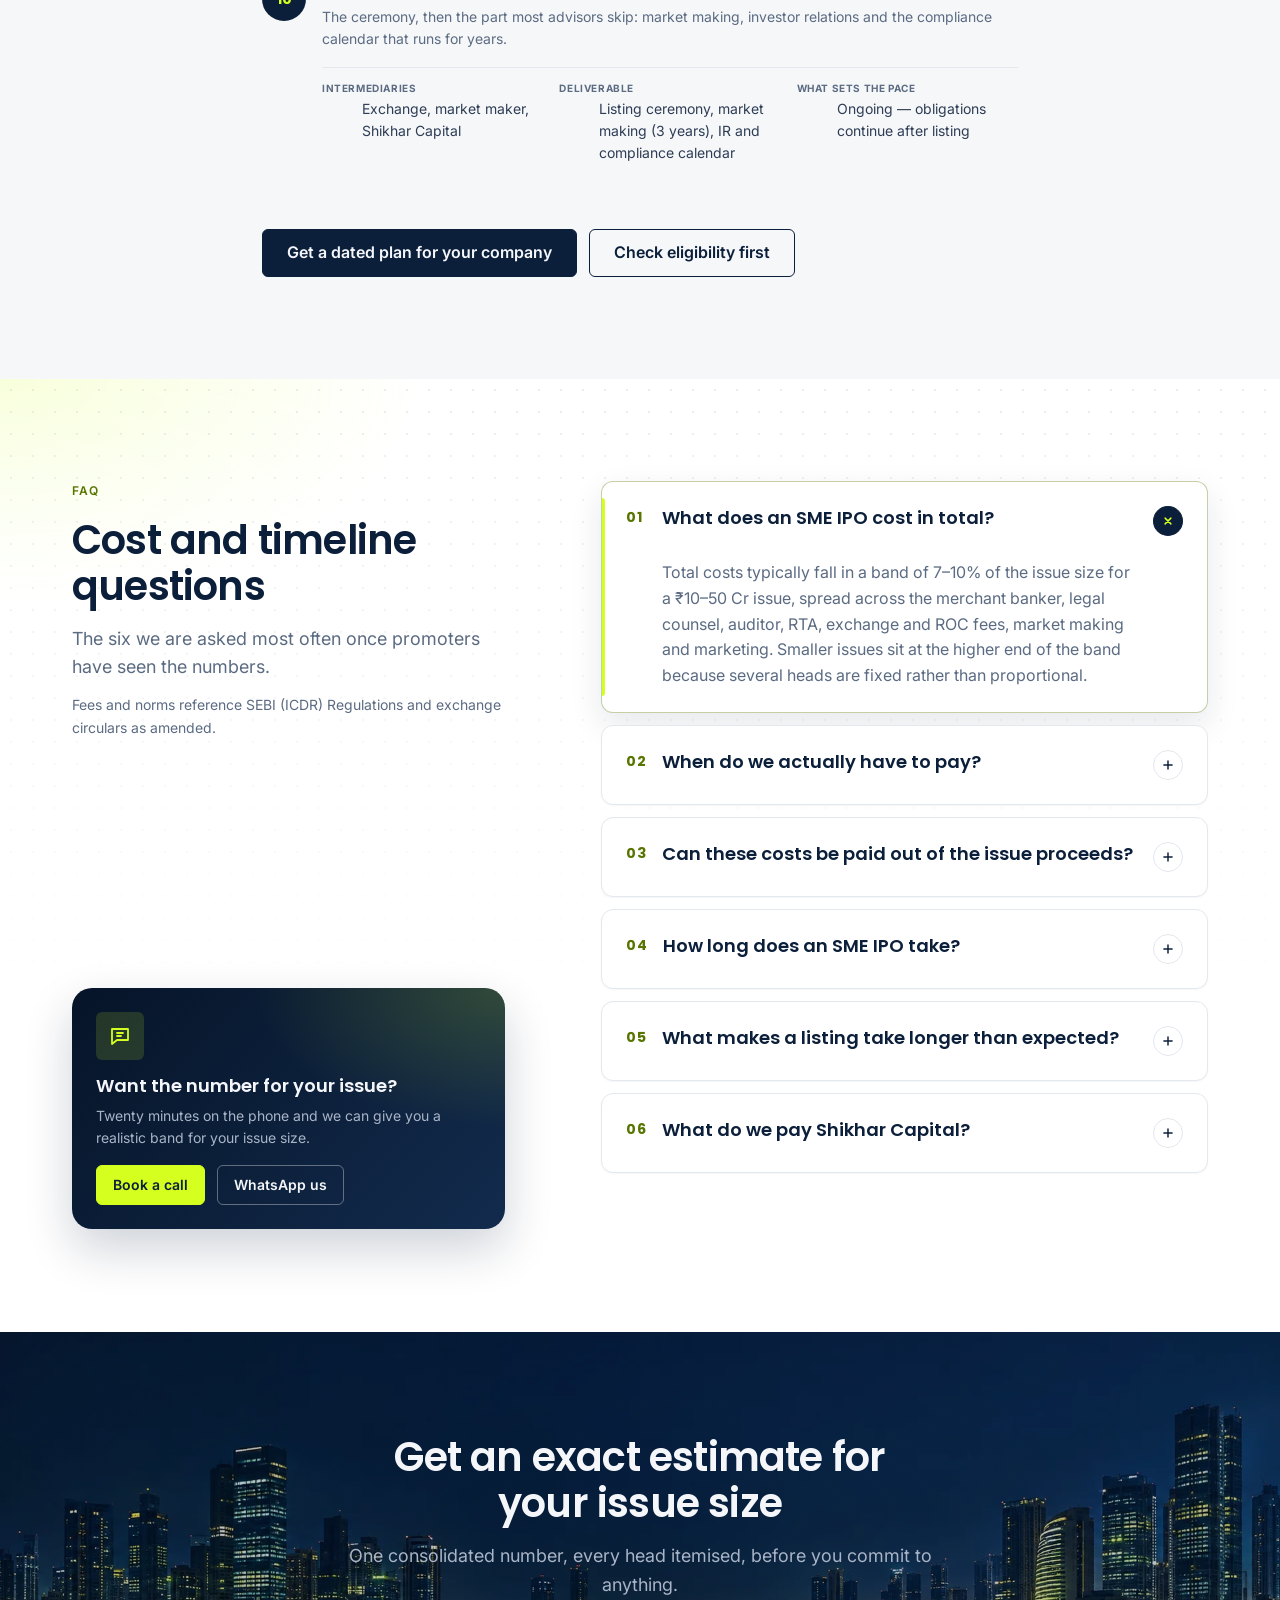
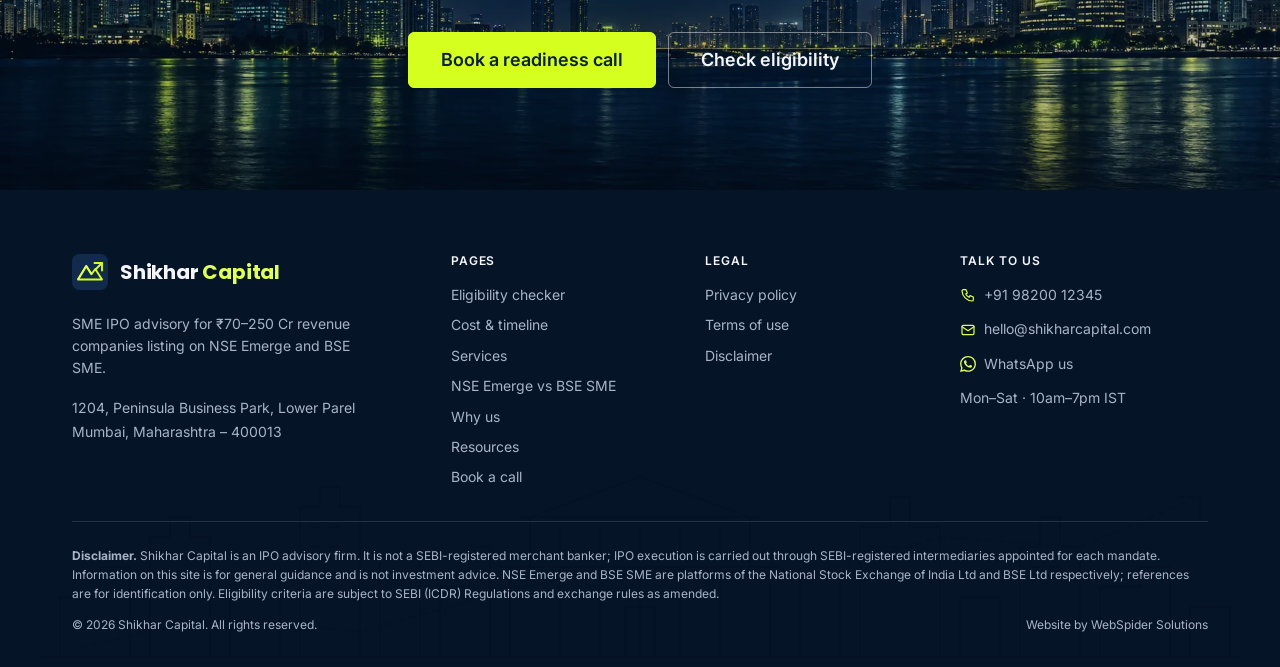
<file: v1/sme-ipo-cost-timeline.html>
<!DOCTYPE html>
<html lang="en-IN">
<head>
  <meta charset="utf-8">
  <meta name="viewport" content="width=device-width, initial-scale=1">
  <title>SME IPO Cost &amp; Timeline — fees by intermediary, 10-step roadmap | Shikhar Capital</title>
  <meta name="description" content="What an SME IPO costs, head by head — merchant banker, legal counsel, auditor, RTA, exchange and ROC fees, market making — plus the 10-step listing roadmap in detail.">
  <!-- TODO: confirm production domain with client -->
  <link rel="canonical" href="https://www.shikharcapital.com/sme-ipo-cost-timeline">
  <meta name="theme-color" content="#0B1F3A">

  <!-- Open Graph / Twitter -->
  <meta property="og:type" content="website">
  <meta property="og:site_name" content="Shikhar Capital">
  <meta property="og:title" content="What does an SME IPO cost, and what happens when?">
  <meta property="og:description" content="Every cost head with a typical range, one consolidated estimate upfront, and the 10-step roadmap from readiness check to listing day.">
  <meta property="og:url" content="https://www.shikharcapital.com/sme-ipo-cost-timeline">
  <meta property="og:image" content="https://www.shikharcapital.com/images/og-cost-timeline.jpg">
  <meta property="og:locale" content="en_IN">
  <meta name="twitter:card" content="summary_large_image">

  <!-- Fonts -->
  <link rel="preconnect" href="https://fonts.googleapis.com">
  <link rel="preconnect" href="https://fonts.gstatic.com" crossorigin>
  <link href="https://fonts.googleapis.com/css2?family=Inter:wght@400;500;600&family=Poppins:wght@500;600;700&display=swap" rel="stylesheet">

  <link rel="icon" href="images/logo-mark.svg" type="image/svg+xml">
  <link rel="stylesheet" href="assets/style.css">
  <script defer src="assets/main.js"></script>

  <!-- Structured data: Organization + ProfessionalService (placeholders marked XXXX) -->
  <script type="application/ld+json">
  {
    "@context": "https://schema.org",
    "@graph": [
      {
        "@type": "Organization",
        "@id": "https://www.shikharcapital.com/#org",
        "name": "Shikhar Capital",
        "url": "https://www.shikharcapital.com/",
        "logo": "https://www.shikharcapital.com/images/logo-mark.svg",
        "email": "hello@shikharcapital.com",
        "contactPoint": {
          "@type": "ContactPoint",
          "telephone": "+91-98200-12345",
          "contactType": "sales",
          "areaServed": "IN",
          "availableLanguage": ["en", "hi"]
        },
        "sameAs": ["https://www.linkedin.com/company/shikhar-capital"]
      },
      {
        "@type": "ProfessionalService",
        "@id": "https://www.shikharcapital.com/#service",
        "name": "Shikhar Capital — SME IPO Advisory",
        "parentOrganization": { "@id": "https://www.shikharcapital.com/#org" },
        "url": "https://www.shikharcapital.com/",
        "description": "SME IPO advisory for ₹70–250 Cr revenue companies listing on NSE Emerge and BSE SME. One advisor coordinates every intermediary from readiness check to listing day, with a single consolidated plan.",
        "telephone": "+91-98200-12345",
        "priceRange": "₹₹₹",
        "address": {
          "@type": "PostalAddress",
          "streetAddress": "1204, Peninsula Business Park, Lower Parel",
          "addressLocality": "Mumbai",
          "addressRegion": "Maharashtra",
          "postalCode": "400013",
          "addressCountry": "IN"
        },
        "areaServed": { "@type": "Country", "name": "India" },
        "serviceType": ["SME IPO Advisory", "NSE Emerge Listing", "BSE SME Listing"],
        "knowsAbout": ["SME IPO", "NSE Emerge", "BSE SME", "DRHP", "IPO readiness", "Merchant banker coordination"]
      }
    ]
  }
  </script>

  <!-- Structured data: BreadcrumbList (mirrors the visible breadcrumb) -->
  <script type="application/ld+json">
  {
    "@context": "https://schema.org",
    "@type": "BreadcrumbList",
    "itemListElement": [
      { "@type": "ListItem", "position": 1, "name": "Home", "item": "https://www.shikharcapital.com/" },
      { "@type": "ListItem", "position": 2, "name": "Cost & timeline", "item": "https://www.shikharcapital.com/sme-ipo-cost-timeline" }
    ]
  }
  </script>

  <!-- Structured data: FAQPage (text mirrors the visible FAQ section verbatim) -->
  <script type="application/ld+json">
  {
    "@context": "https://schema.org",
    "@type": "FAQPage",
    "mainEntity": [
      {
        "@type": "Question",
        "name": "What does an SME IPO cost in total?",
        "acceptedAnswer": {
          "@type": "Answer",
          "text": "Total costs typically fall in a band of 7–10% of the issue size for a ₹10–50 Cr issue, spread across the merchant banker, legal counsel, auditor, RTA, exchange and ROC fees, market making and marketing. Smaller issues sit at the higher end of the band because several heads are fixed rather than proportional."
        }
      },
      {
        "@type": "Question",
        "name": "When do we actually have to pay?",
        "acceptedAnswer": {
          "@type": "Answer",
          "text": "Costs are staged, not paid upfront. Auditor and legal fees fall during due diligence and drafting; the merchant banker is usually paid in tranches against milestones; exchange, ROC and RTA fees fall at filing and allotment; market-making costs run for three years after listing. We set the staging out in the consolidated estimate so you can plan cash flow."
        }
      },
      {
        "@type": "Question",
        "name": "Can these costs be paid out of the issue proceeds?",
        "acceptedAnswer": {
          "@type": "Answer",
          "text": "Issue expenses are usually disclosed in the prospectus as one of the objects of the issue, so a large part is met from the proceeds. The expenses incurred before the issue opens — audit, legal, restructuring — are funded by the company in the meantime. We flag which heads fall on which side in your estimate."
        }
      },
      {
        "@type": "Question",
        "name": "How long does an SME IPO take?",
        "acceptedAnswer": {
          "@type": "Answer",
          "text": "It depends on how quickly restated financials, due diligence and exchange approvals move. You get a dated, step-by-step plan after the readiness assessment, and we front-load the two steps that usually cause delays: restated financials and exchange queries."
        }
      },
      {
        "@type": "Question",
        "name": "What makes a listing take longer than expected?",
        "acceptedAnswer": {
          "@type": "Answer",
          "text": "Three things, in our experience: restatement issues discovered late, related-party or litigation disclosures that need untangling, and a second round of exchange queries caused by a thin DRHP. All three are visible during the readiness assessment, which is why we insist on doing it first."
        }
      },
      {
        "@type": "Question",
        "name": "What do we pay Shikhar Capital?",
        "acceptedAnswer": {
          "@type": "Answer",
          "text": "Our advisory fee is quoted as part of the consolidated estimate, before you sign anything, and it is separate from the intermediary fees shown in the table above. The readiness call and the first assessment conversation are free."
        }
      }
    ]
  }
  </script>
</head>
<body>

  <a class="skip-link" href="#main">Skip to content</a>

  <!-- ==================================================================
       SHARED: SITE HEADER — copy verbatim to every page.
       Keep in sync across all v1/*.html pages. Do not edit per page;
       aria-current is set by main.js.
       ================================================================== -->
  <header class="site-header">
    <div class="container site-header__inner">
      <a class="brand" href="index.html" aria-label="Shikhar Capital — home">
        <svg class="brand__mark" viewBox="0 0 48 48" aria-hidden="true" focusable="false">
          <rect width="48" height="48" rx="10" fill="#0B1F3A"/>
          <path d="M8 34 L19 16 L26 27 L31 20 L40 34 Z" fill="none" stroke="#D4FF1F" stroke-width="2.5" stroke-linejoin="round"/>
          <path d="M8 34 L19 16 L26 27" fill="none" stroke="#E0FF57" stroke-width="2.5" stroke-linejoin="round"/>
          <path d="M30 12 L40 12 L40 22" fill="none" stroke="#D4FF1F" stroke-width="2.5" stroke-linecap="round" stroke-linejoin="round"/>
          <path d="M40 12 L32 20" fill="none" stroke="#D4FF1F" stroke-width="2.5" stroke-linecap="round"/>
        </svg>
        <span class="brand__name">Shikhar <em>Capital</em></span>
      </a>

      <nav class="site-nav" id="site-nav" aria-label="Primary">
        <!-- On phones each link shows an icon tile + one-line description (.site-nav__desc); desktop shows the label only -->
        <ul class="site-nav__list">
          <li><a href="sme-ipo-eligibility.html"><span class="site-nav__icon" aria-hidden="true"><svg viewBox="0 0 24 24" fill="none" stroke="currentColor" stroke-width="1.8" stroke-linecap="round" stroke-linejoin="round"><path d="M9 12l2 2 4-4"/><path d="M12 3l8 4v5c0 5-3.5 8-8 9-4.5-1-8-4-8-9V7z"/></svg></span><span class="site-nav__text">Eligibility<small class="site-nav__desc">60-second readiness check</small></span></a></li>
          <li><a href="sme-ipo-cost-timeline.html"><span class="site-nav__icon" aria-hidden="true"><svg viewBox="0 0 24 24" fill="none" stroke="currentColor" stroke-width="1.8" stroke-linecap="round" stroke-linejoin="round"><circle cx="12" cy="12" r="9"/><path d="M12 7v5l3 2"/></svg></span><span class="site-nav__text">Cost &amp; Timeline<small class="site-nav__desc">What it costs, step by step</small></span></a></li>
          <li><a href="services.html"><span class="site-nav__icon" aria-hidden="true"><svg viewBox="0 0 24 24" fill="none" stroke="currentColor" stroke-width="1.8" stroke-linecap="round" stroke-linejoin="round"><path d="M12 3v18M5 8l7-5 7 5M5 16l7 5 7-5"/></svg></span><span class="site-nav__text">Services<small class="site-nav__desc">Pre-IPO · Execution · Post-listing</small></span></a></li>
          <li><a href="nse-emerge-vs-bse-sme.html"><span class="site-nav__icon" aria-hidden="true"><svg viewBox="0 0 24 24" fill="none" stroke="currentColor" stroke-width="1.8" stroke-linecap="round" stroke-linejoin="round"><path d="M4 19h16M6 16V9M10 16V5M14 16v-6M18 16V7"/></svg></span><span class="site-nav__text">NSE vs BSE<small class="site-nav__desc">Which platform fits you</small></span></a></li>
          <li><a href="about.html"><span class="site-nav__icon" aria-hidden="true"><svg viewBox="0 0 24 24" fill="none" stroke="currentColor" stroke-width="1.8" stroke-linecap="round" stroke-linejoin="round"><circle cx="12" cy="8" r="4"/><path d="M4 21a8 8 0 0 1 16 0"/></svg></span><span class="site-nav__text">Why Us<small class="site-nav__desc">One advisor, every intermediary</small></span></a></li>
          <li><a href="resources.html"><span class="site-nav__icon" aria-hidden="true"><svg viewBox="0 0 24 24" fill="none" stroke="currentColor" stroke-width="1.8" stroke-linecap="round" stroke-linejoin="round"><path d="M4 5h6a3 3 0 0 1 3 3v12a2 2 0 0 0-2-2H4z"/><path d="M20 5h-6a3 3 0 0 0-3 3v12a2 2 0 0 1 2-2h7z"/></svg></span><span class="site-nav__text">Resources<small class="site-nav__desc">Guides &amp; checklists</small></span></a></li>
        </ul>

        <!-- Phone-only footer of the menu -->
        <div class="site-nav__foot">
          <a class="btn btn--accent btn--block site-nav__cta" href="#book" data-book>
            <svg viewBox="0 0 24 24" fill="none" stroke="currentColor" stroke-width="1.8" stroke-linecap="round" stroke-linejoin="round" aria-hidden="true"><rect x="3" y="5" width="18" height="16" rx="2"/><path d="M3 10h18M8 3v4M16 3v4"/></svg>
            Book a readiness call
          </a>
          <div class="site-nav__quick">
            <a href="tel:+919820012345"><svg viewBox="0 0 24 24" fill="none" stroke="currentColor" stroke-width="1.8" stroke-linecap="round" stroke-linejoin="round" aria-hidden="true"><path d="M5 4h4l2 5-2.5 1.5a11 11 0 0 0 5 5L15 13l5 2v4a2 2 0 0 1-2 2A16 16 0 0 1 3 6a2 2 0 0 1 2-2z"/></svg>Call us</a>
            <a href="https://wa.me/919820012345?text=Hi%20Shikhar%20Capital%2C%20I%27d%20like%20to%20check%20if%20my%20company%20is%20SME%20IPO-ready." target="_blank" rel="noopener"><svg viewBox="0 0 24 24" fill="currentColor" aria-hidden="true"><path d="M17.472 14.382c-.297-.149-1.758-.867-2.03-.967-.273-.099-.471-.148-.67.15-.197.297-.767.966-.94 1.164-.173.199-.347.223-.644.075-.297-.15-1.255-.463-2.39-1.475-.883-.788-1.48-1.761-1.653-2.059-.173-.297-.018-.458.13-.606.134-.133.298-.347.446-.52.149-.174.198-.298.298-.497.099-.198.05-.371-.025-.52-.075-.149-.669-1.612-.916-2.207-.242-.579-.487-.5-.669-.51-.173-.008-.371-.01-.57-.01-.198 0-.52.074-.792.372-.272.297-1.04 1.016-1.04 2.479 0 1.462 1.065 2.875 1.213 3.074.149.198 2.096 3.2 5.077 4.487.709.306 1.262.489 1.694.625.712.227 1.36.195 1.871.118.571-.085 1.758-.719 2.006-1.413.248-.694.248-1.289.173-1.413-.074-.124-.272-.198-.57-.347m-5.421 7.403h-.004a9.87 9.87 0 01-5.031-1.378l-.361-.214-3.741.982.998-3.648-.235-.374a9.86 9.86 0 01-1.51-5.26c.001-5.45 4.436-9.884 9.888-9.884 2.64 0 5.122 1.03 6.988 2.898a9.825 9.825 0 012.893 6.994c-.003 5.45-4.437 9.885-9.885 9.885m8.413-18.297A11.815 11.815 0 0012.05 0C5.495 0 .16 5.335.157 11.892c0 2.096.547 4.142 1.588 5.945L.057 24l6.305-1.654a11.882 11.882 0 005.683 1.448h.005c6.554 0 11.89-5.335 11.893-11.893a11.821 11.821 0 00-3.48-8.413Z"/></svg>WhatsApp</a>
          </div>
          <!-- SAMPLE DATA: contact details -->
          <p class="site-nav__contact"><a href="mailto:hello@shikharcapital.com">hello@shikharcapital.com</a><span>Mon–Sat · 10am–7pm IST · Reply within 15 min</span></p>
        </div>
      </nav>

      <div class="site-header__right">
        <a class="btn btn--accent btn--sm site-header__cta" href="#book" data-book>
          <span class="site-header__cta-icon" aria-hidden="true"><svg viewBox="0 0 24 24" fill="none" stroke="currentColor" stroke-width="2" stroke-linecap="round" stroke-linejoin="round"><path d="M5 4h4l2 5-2.5 1.5a11 11 0 0 0 5 5L15 13l5 2v4a2 2 0 0 1-2 2A16 16 0 0 1 3 6a2 2 0 0 1 2-2z"/></svg></span>
          <span>Book a Call</span>
          <svg class="site-header__cta-arrow" viewBox="0 0 24 24" fill="none" stroke="currentColor" stroke-width="2.4" stroke-linecap="round" stroke-linejoin="round" aria-hidden="true"><path d="M5 12h14M13 6l6 6-6 6"/></svg>
        </a>
        <button class="nav-toggle" type="button" aria-expanded="false" aria-controls="site-nav" aria-label="Open menu">
          <svg class="icon-menu" viewBox="0 0 24 24" fill="none" stroke="currentColor" stroke-width="2" stroke-linecap="round" aria-hidden="true"><path d="M4 7h16M4 12h16M4 17h16"/></svg>
          <svg class="icon-close" viewBox="0 0 24 24" fill="none" stroke="currentColor" stroke-width="2" stroke-linecap="round" aria-hidden="true"><path d="M6 6l12 12M18 6L6 18"/></svg>
        </button>
      </div>
    </div>
  </header>
  <!-- /SHARED: SITE HEADER -->

  <main id="main">

    <!-- ============================ PAGE HERO ============================ -->
    <section class="page-hero page-hero--split" aria-labelledby="page-title">
      <img class="page-hero__bg" src="images/cta-bg.webp" alt="" width="1920" height="800" loading="lazy" decoding="async">
      <div class="container page-hero__inner">
        <div class="page-hero__content">
          <nav class="crumbs" aria-label="Breadcrumb">
            <ol>
              <li><a href="index.html">Home</a></li>
              <li aria-current="page">Cost &amp; timeline</li>
            </ol>
          </nav>
          <span class="eyebrow">Cost &amp; timeline</span>
          <h1 id="page-title">What does an SME IPO cost?</h1>
          <p class="lead">Costs depend on issue size and the intermediaries you appoint. Most ₹10–50 Cr issues land in a predictable band — here is every head that goes into it, and the ten steps it pays for.</p>
          <div class="btn-row">
            <a class="btn btn--accent" href="#book" data-book>Get an exact estimate</a>
            <a class="btn btn--outline-light" href="#cost-table">See the breakdown</a>
          </div>
        </div>

        <!-- Consolidated-estimate card (same component as the home page).
             SAMPLE DATA: the share of each cost head (adds to 100) and the ₹ ranges.
             The --w on each bar segment must match the percentage shown in the list. -->
        <div class="page-hero__aside">
          <div class="estimate" data-reveal>
            <div class="estimate__head">
              <div>
                <span class="estimate__eyebrow">Consolidated estimate</span>
                <b class="estimate__title">Typical <span class="rupee">₹</span>10–50 Cr issue</b>
              </div>
              <div class="estimate__total">
                <span>Total cost band</span>
                <b><span data-placeholder>7–10%</span></b>
              </div>
            </div>

            <div class="estimate__bar" aria-hidden="true">
              <i style="--w: 40; --i: 0"></i><i style="--w: 20; --i: 1"></i><i style="--w: 12; --i: 2"></i><i style="--w: 10; --i: 3"></i><i style="--w: 10; --i: 4"></i><i style="--w: 8; --i: 5"></i>
            </div>

            <ul class="estimate__list" aria-label="Cost heads and typical share">
              <li style="--i: 0"><span class="estimate__name">Merchant banker</span><span class="estimate__note"><span data-placeholder>₹30–60 L</span></span><b><span data-placeholder>40%</span></b></li>
              <li style="--i: 1"><span class="estimate__name">Market making &amp; marketing</span><span class="estimate__note">Roadshows, market maker</span><b><span data-placeholder>20%</span></b></li>
              <li style="--i: 2"><span class="estimate__name">Legal counsel</span><span class="estimate__note">Due diligence, DRHP</span><b><span data-placeholder>12%</span></b></li>
              <li style="--i: 3"><span class="estimate__name">Auditor</span><span class="estimate__note">Restated financials</span><b><span data-placeholder>10%</span></b></li>
              <li style="--i: 4"><span class="estimate__name">Exchange &amp; ROC fees</span><span class="estimate__note">Listing, processing, filing</span><b><span data-placeholder>10%</span></b></li>
              <li style="--i: 5"><span class="estimate__name">RTA &amp; depositories</span><span class="estimate__note">NSDL / CDSL, registrar</span><b><span data-placeholder>8%</span></b></li>
            </ul>

            <div class="estimate__foot">
              <svg viewBox="0 0 24 24" fill="none" stroke="currentColor" stroke-width="2" stroke-linecap="round" stroke-linejoin="round" aria-hidden="true"><path d="M9 12l2 2 4-4"/><path d="M12 3l8 4v5c0 5-3.5 8-8 9-4.5-1-8-4-8-9V7z"/></svg>
              <span>Shares are indicative for a ₹10–50 Cr issue. You get one consolidated estimate upfront — no piecemeal quotes.</span>
            </div>
          </div>
        </div>
      </div>
    </section>

    <!-- ============================ COST TABLE ============================ -->
    <section class="section" id="cost-table" aria-labelledby="cost-table-title">
      <div class="container">
        <div class="section__head">
          <span class="eyebrow">The breakdown</span>
          <h2 id="cost-table-title">Every cost head, with a typical range</h2>
          <p class="lead">What each intermediary does, what they usually charge on a ₹10–50 Cr issue, and how much of the total it represents.</p>
        </div>

        <!-- SAMPLE DATA: every figure in this table is illustrative and must be confirmed by the client -->
        <div class="table-wrap" data-reveal>
          <table class="table table--stack">
            <caption class="visually-hidden">SME IPO cost heads with what they cover, typical ranges and share of total cost</caption>
            <thead>
              <tr>
                <th scope="col">Cost head</th>
                <th scope="col">What it covers</th>
                <th scope="col">Typical range</th>
                <th scope="col">Share</th>
              </tr>
            </thead>
            <tbody>
              <tr>
                <th scope="row">Merchant banker</th>
                <td data-label="Covers">Lead management of the issue, due diligence, DRHP filing, exchange liaison, issue management to allotment</td>
                <td class="table__num" data-label="Range"><span data-placeholder><span class="rupee">₹</span>30–60 L</span></td>
                <td class="table__num table__hl" data-label="Share"><span data-placeholder>40%</span></td>
              </tr>
              <tr>
                <th scope="row">Market making &amp; marketing</th>
                <td data-label="Covers">Mandatory market-making inventory and fees for three years, roadshows, investor outreach, PR and listing-day communication</td>
                <td class="table__num" data-label="Range"><span data-placeholder><span class="rupee">₹</span>15–30 L</span></td>
                <td class="table__num table__hl" data-label="Share"><span data-placeholder>20%</span></td>
              </tr>
              <tr>
                <th scope="row">Legal counsel</th>
                <td data-label="Covers">Legal due diligence, material-contract review, DRHP legal sections, litigation and compliance disclosures</td>
                <td class="table__num" data-label="Range"><span data-placeholder><span class="rupee">₹</span>8–18 L</span></td>
                <td class="table__num table__hl" data-label="Share"><span data-placeholder>12%</span></td>
              </tr>
              <tr>
                <th scope="row">Auditor</th>
                <td data-label="Covers">Three-year restated financials, peer review, comfort letters and the statement of tax benefits</td>
                <td class="table__num" data-label="Range"><span data-placeholder><span class="rupee">₹</span>6–15 L</span></td>
                <td class="table__num table__hl" data-label="Share"><span data-placeholder>10%</span></td>
              </tr>
              <tr>
                <th scope="row">Exchange &amp; ROC fees</th>
                <td data-label="Covers">Exchange processing and listing fees, annual listing fees, ROC filing fees and stamp duty</td>
                <td class="table__num" data-label="Range"><span data-placeholder><span class="rupee">₹</span>5–12 L</span></td>
                <td class="table__num table__hl" data-label="Share"><span data-placeholder>10%</span></td>
              </tr>
              <tr>
                <th scope="row">RTA &amp; depositories</th>
                <td data-label="Covers">Registrar fees, NSDL and CDSL connectivity and admission charges, ISIN creation, dematerialisation</td>
                <td class="table__num" data-label="Range"><span data-placeholder><span class="rupee">₹</span>4–10 L</span></td>
                <td class="table__num table__hl" data-label="Share"><span data-placeholder>8%</span></td>
              </tr>
            </tbody>
            <tfoot>
              <tr>
                <th scope="row">Total cost band</th>
                <td data-label="Covers">All heads combined, as a share of the issue size</td>
                <td class="table__num" data-label="Range"><span data-placeholder>7–10%</span></td>
                <td class="table__num" data-label="Share">100%</td>
              </tr>
            </tfoot>
          </table>
        </div>
        <p class="note mt-4">Ranges assume a ₹10–50 Cr issue with financials that do not need major restatement. Underwriting commission, if applicable, is additional. Your own estimate is prepared after the readiness assessment.</p>

        <div class="grid grid--3 mt-6">
          <article class="card" data-reveal>
            <div class="icon-tile" aria-hidden="true">
              <svg viewBox="0 0 24 24" fill="none" stroke="currentColor" stroke-width="1.8" stroke-linecap="round" stroke-linejoin="round"><path d="M4 19h16M6 16V9M10 16V5M14 16v-6M18 16V7"/></svg>
            </div>
            <h3>Issue size</h3>
            <p>Several heads are fixed rather than proportional, so a ₹12 Cr issue carries a higher percentage cost than a ₹45 Cr one. Bigger issues dilute the fixed costs.</p>
          </article>
          <article class="card" data-reveal style="--reveal-delay: 100ms">
            <div class="icon-tile" aria-hidden="true">
              <svg viewBox="0 0 24 24" fill="none" stroke="currentColor" stroke-width="1.8" stroke-linecap="round" stroke-linejoin="round"><path d="M7 4h10v16H7z"/><path d="M10 9h4M10 13h4"/></svg>
            </div>
            <h3>State of your financials</h3>
            <p>Restatement effort is the single biggest swing factor. Clean, audited, related-party-light books cost less to take through due diligence — and cause fewer exchange queries.</p>
          </article>
          <article class="card" data-reveal style="--reveal-delay: 200ms">
            <div class="icon-tile" aria-hidden="true">
              <svg viewBox="0 0 24 24" fill="none" stroke="currentColor" stroke-width="1.8" stroke-linecap="round" stroke-linejoin="round"><circle cx="12" cy="12" r="9"/><path d="M12 8v4l3 2"/></svg>
            </div>
            <h3>Sector and structure</h3>
            <p>Regulated sectors, group structures, overseas subsidiaries or pending litigation add diligence work on both the legal and audit side.</p>
          </article>
        </div>
      </div>
    </section>

    <!-- ============================ ROADMAP IN DETAIL ============================ -->
    <section class="section section--paper" id="roadmap" aria-labelledby="roadmap-title">
      <div class="container container--narrow">
        <div class="section__head section__head--left">
          <span class="eyebrow">The process</span>
          <h2 id="roadmap-title">The 10-step roadmap in detail</h2>
          <p class="lead">Ten steps from readiness check to listing day, grouped into five phases. One advisor is accountable for all of them.</p>
          <p class="note">This is a sequence, not a schedule. How long it takes depends on how quickly restated financials, due diligence and exchange approvals move — you get a dated plan after the readiness assessment.</p>
        </div>

        <h3 class="steps__group-title"><span class="chip">Prepare</span> Steps 1–3</h3>
        <ol class="steps">
          <li class="steps__item" data-reveal>
            <span class="steps__num">01</span>
            <div class="steps__body">
              <h3>Readiness assessment &amp; exchange choice</h3>
              <p>We test your financials, structure and statutory records against both platforms&rsquo; norms and write down every gap before anything is committed.</p>
              <dl class="steps__meta">
                <div><dt>Intermediaries</dt><dd>Shikhar Capital</dd></div>
                <div><dt>Deliverable</dt><dd>Eligibility report, NSE Emerge vs BSE SME recommendation, go / no-go</dd></div>
                <div><dt>What sets the pace</dt><dd>How quickly you can share three years of financials and statutory records</dd></div>
              </dl>
            </div>
          </li>
          <li class="steps__item" data-reveal>
            <span class="steps__num">02</span>
            <div class="steps__body">
              <h3>Appoint intermediaries</h3>
              <p>We shortlist, negotiate and appoint the team — matched to your sector and issue size, not to whoever we owe a favour.</p>
              <dl class="steps__meta">
                <div><dt>Intermediaries</dt><dd>Merchant banker (lead manager), legal counsel, peer-reviewed auditor, RTA</dd></div>
                <div><dt>Deliverable</dt><dd>Signed mandates, kick-off plan</dd></div>
                <div><dt>What sets the pace</dt><dd>Board approval and fee negotiation</dd></div>
              </dl>
            </div>
          </li>
          <li class="steps__item" data-reveal>
            <span class="steps__num">03</span>
            <div class="steps__body">
              <h3>Corporate restructuring &amp; housekeeping</h3>
              <p>Conversion to a public limited company, board and committee constitution, and the statutory clean-up that would otherwise surface during diligence.</p>
              <dl class="steps__meta">
                <div><dt>Intermediaries</dt><dd>Company secretary, legal counsel</dd></div>
                <div><dt>Deliverable</dt><dd>Conversion to public limited, board and committee constitution, AoA / MoA updates</dd></div>
                <div><dt>What sets the pace</dt><dd>ROC processing and appointing independent directors</dd></div>
              </dl>
            </div>
          </li>
        </ol>

        <h3 class="steps__group-title"><span class="chip">Document</span> Steps 4–5</h3>
        <ol class="steps">
          <li class="steps__item" data-reveal>
            <span class="steps__num">04</span>
            <div class="steps__body">
              <h3>Due diligence &amp; restated financials</h3>
              <p>The step that most often sets the overall pace. We front-load it so the merchant banker is never waiting on your auditor.</p>
              <dl class="steps__meta">
                <div><dt>Intermediaries</dt><dd>Peer-reviewed auditor, merchant banker, legal counsel</dd></div>
                <div><dt>Deliverable</dt><dd>3-year restated financials, due-diligence report, material-contract review</dd></div>
                <div><dt>What sets the pace</dt><dd>Quality of existing books; related-party and inventory items</dd></div>
              </dl>
            </div>
          </li>
          <li class="steps__item" data-reveal>
            <span class="steps__num">05</span>
            <div class="steps__body">
              <h3>DRHP drafting &amp; equity story</h3>
              <p>The draft prospectus and the story investors will price. We anticipate the exchange&rsquo;s standard queries in the draft itself.</p>
              <dl class="steps__meta">
                <div><dt>Intermediaries</dt><dd>Merchant banker, legal counsel, Shikhar Capital</dd></div>
                <div><dt>Deliverable</dt><dd>Draft Red Herring Prospectus, valuation rationale</dd></div>
                <div><dt>What sets the pace</dt><dd>Turnaround on management discussion and risk-factor inputs</dd></div>
              </dl>
            </div>
          </li>
        </ol>

        <h3 class="steps__group-title"><span class="chip">Approve</span> Steps 6–7</h3>
        <ol class="steps">
          <li class="steps__item" data-reveal>
            <span class="steps__num">06</span>
            <div class="steps__body">
              <h3>Exchange filing &amp; in-principle approval</h3>
              <p>Filing, query responses, the site visit and the promoter interview. Preparation here is what avoids a second round of queries.</p>
              <dl class="steps__meta">
                <div><dt>Intermediaries</dt><dd>NSE Emerge / BSE SME, merchant banker</dd></div>
                <div><dt>Deliverable</dt><dd>Query responses, site visit and promoter interview, in-principle approval</dd></div>
                <div><dt>What sets the pace</dt><dd>Exchange queue and the number of query rounds</dd></div>
              </dl>
            </div>
          </li>
          <li class="steps__item" data-reveal>
            <span class="steps__num">07</span>
            <div class="steps__body">
              <h3>RHP filing &amp; issue setup</h3>
              <p>Price band, market-making agreement, underwriting and banking arrangements — everything the issue needs before it opens.</p>
              <dl class="steps__meta">
                <div><dt>Intermediaries</dt><dd>ROC, merchant banker, market maker, underwriter, bankers to the issue</dd></div>
                <div><dt>Deliverable</dt><dd>RHP filed, price band / issue price, market-making agreement</dd></div>
                <div><dt>What sets the pace</dt><dd>Pricing decisions and ROC filing</dd></div>
              </dl>
            </div>
          </li>
        </ol>

        <h3 class="steps__group-title"><span class="chip">Launch</span> Steps 8–9</h3>
        <ol class="steps">
          <li class="steps__item" data-reveal>
            <span class="steps__num">08</span>
            <div class="steps__body">
              <h3>Roadshows &amp; investor outreach</h3>
              <p>Anchor conversations, HNI and retail distribution, and the communication plan for listing day.</p>
              <dl class="steps__meta">
                <div><dt>Intermediaries</dt><dd>Merchant banker, anchor investors, distributors, PR</dd></div>
                <div><dt>Deliverable</dt><dd>Anchor book, HNI / retail demand, listing-day communication plan</dd></div>
                <div><dt>What sets the pace</dt><dd>Market conditions and promoter availability for roadshows</dd></div>
              </dl>
            </div>
          </li>
          <li class="steps__item" data-reveal>
            <span class="steps__num">09</span>
            <div class="steps__body">
              <h3>Issue open, close &amp; allotment</h3>
              <p>The three-day window, basis of allotment and credit of shares to demat accounts.</p>
              <dl class="steps__meta">
                <div><dt>Intermediaries</dt><dd>RTA, bankers to the issue, exchange, depositories (NSDL / CDSL)</dd></div>
                <div><dt>Deliverable</dt><dd>3-day issue window, basis of allotment, credit of shares</dd></div>
                <div><dt>What sets the pace</dt><dd>Subscription levels and allotment processing</dd></div>
              </dl>
            </div>
          </li>
        </ol>

        <h3 class="steps__group-title"><span class="chip">List</span> Step 10</h3>
        <ol class="steps">
          <li class="steps__item" data-reveal>
            <span class="steps__num">10</span>
            <div class="steps__body">
              <h3>Listing day &amp; post-listing support</h3>
              <p>The ceremony, then the part most advisors skip: market making, investor relations and the compliance calendar that runs for years.</p>
              <dl class="steps__meta">
                <div><dt>Intermediaries</dt><dd>Exchange, market maker, Shikhar Capital</dd></div>
                <div><dt>Deliverable</dt><dd>Listing ceremony, market making (3 years), IR and compliance calendar</dd></div>
                <div><dt>What sets the pace</dt><dd>Ongoing — obligations continue after listing</dd></div>
              </dl>
            </div>
          </li>
        </ol>

        <div class="btn-row mt-6">
          <a class="btn btn--navy" href="#book" data-book>Get a dated plan for your company</a>
          <a class="btn btn--outline" href="sme-ipo-eligibility.html">Check eligibility first</a>
        </div>
      </div>
    </section>

    <!-- ============================ FAQ ============================ -->
    <section class="section faq-section" id="faq" aria-labelledby="faq-title">
      <div class="container faq-layout">
        <div class="faq-intro" data-reveal>
          <span class="eyebrow">FAQ</span>
          <h2 id="faq-title">Cost and timeline questions</h2>
          <p class="lead">The six we are asked most often once promoters have seen the numbers.</p>
          <small class="note">Fees and norms reference SEBI (ICDR) Regulations and exchange circulars as amended.</small>

          <div class="faq-ask">
            <div class="icon-tile" aria-hidden="true">
              <svg viewBox="0 0 24 24" fill="none" stroke="currentColor" stroke-width="1.8" stroke-linecap="round" stroke-linejoin="round"><path d="M4 5h16v11H9l-5 4z"/><path d="M9 9h6M9 12h4"/></svg>
            </div>
            <h3>Want the number for your issue?</h3>
            <p>Twenty minutes on the phone and we can give you a realistic band for your issue size.</p>
            <div class="btn-row">
              <a class="btn btn--accent btn--sm" href="#book" data-book>Book a call</a>
              <a class="btn btn--outline btn--sm" href="https://wa.me/919820012345?text=Hi%20Shikhar%20Capital%2C%20I%20have%20a%20question%20about%20SME%20IPO%20costs." target="_blank" rel="noopener">WhatsApp us</a>
            </div>
          </div>
        </div>

        <div class="faq" data-accordion="single">
          <div class="faq__item">
            <h3><button class="faq__q" type="button" id="cq1" aria-expanded="true" aria-controls="ca1">What does an SME IPO cost in total?<span class="faq__icon" aria-hidden="true"><svg viewBox="0 0 24 24" fill="none" stroke="currentColor" stroke-width="2.5" stroke-linecap="round"><path d="M12 5v14M5 12h14"/></svg></span></button></h3>
            <div class="faq__a is-open" id="ca1" role="region" aria-labelledby="cq1"><div><p>Total costs typically fall in a band of <span data-placeholder>7–10%</span> of the issue size for a ₹10–50 Cr issue, spread across the merchant banker, legal counsel, auditor, RTA, exchange and ROC fees, market making and marketing. Smaller issues sit at the higher end of the band because several heads are fixed rather than proportional.</p></div></div>
          </div>
          <div class="faq__item">
            <h3><button class="faq__q" type="button" id="cq2" aria-expanded="false" aria-controls="ca2">When do we actually have to pay?<span class="faq__icon" aria-hidden="true"><svg viewBox="0 0 24 24" fill="none" stroke="currentColor" stroke-width="2.5" stroke-linecap="round"><path d="M12 5v14M5 12h14"/></svg></span></button></h3>
            <div class="faq__a" id="ca2" role="region" aria-labelledby="cq2" hidden><div><p>Costs are staged, not paid upfront. Auditor and legal fees fall during due diligence and drafting; the merchant banker is usually paid in tranches against milestones; exchange, ROC and RTA fees fall at filing and allotment; market-making costs run for three years after listing. We set the staging out in the consolidated estimate so you can plan cash flow.</p></div></div>
          </div>
          <div class="faq__item">
            <h3><button class="faq__q" type="button" id="cq3" aria-expanded="false" aria-controls="ca3">Can these costs be paid out of the issue proceeds?<span class="faq__icon" aria-hidden="true"><svg viewBox="0 0 24 24" fill="none" stroke="currentColor" stroke-width="2.5" stroke-linecap="round"><path d="M12 5v14M5 12h14"/></svg></span></button></h3>
            <div class="faq__a" id="ca3" role="region" aria-labelledby="cq3" hidden><div><p>Issue expenses are usually disclosed in the prospectus as one of the objects of the issue, so a large part is met from the proceeds. The expenses incurred before the issue opens — audit, legal, restructuring — are funded by the company in the meantime. We flag which heads fall on which side in your estimate.</p></div></div>
          </div>
          <div class="faq__item">
            <h3><button class="faq__q" type="button" id="cq4" aria-expanded="false" aria-controls="ca4">How long does an SME IPO take?<span class="faq__icon" aria-hidden="true"><svg viewBox="0 0 24 24" fill="none" stroke="currentColor" stroke-width="2.5" stroke-linecap="round"><path d="M12 5v14M5 12h14"/></svg></span></button></h3>
            <div class="faq__a" id="ca4" role="region" aria-labelledby="cq4" hidden><div><p>It depends on how quickly restated financials, due diligence and exchange approvals move. You get a dated, step-by-step plan after the readiness assessment, and we front-load the two steps that usually cause delays: restated financials and exchange queries.</p></div></div>
          </div>
          <div class="faq__item">
            <h3><button class="faq__q" type="button" id="cq5" aria-expanded="false" aria-controls="ca5">What makes a listing take longer than expected?<span class="faq__icon" aria-hidden="true"><svg viewBox="0 0 24 24" fill="none" stroke="currentColor" stroke-width="2.5" stroke-linecap="round"><path d="M12 5v14M5 12h14"/></svg></span></button></h3>
            <div class="faq__a" id="ca5" role="region" aria-labelledby="cq5" hidden><div><p>Three things, in our experience: restatement issues discovered late, related-party or litigation disclosures that need untangling, and a second round of exchange queries caused by a thin DRHP. All three are visible during the readiness assessment, which is why we insist on doing it first.</p></div></div>
          </div>
          <div class="faq__item">
            <h3><button class="faq__q" type="button" id="cq6" aria-expanded="false" aria-controls="ca6">What do we pay Shikhar Capital?<span class="faq__icon" aria-hidden="true"><svg viewBox="0 0 24 24" fill="none" stroke="currentColor" stroke-width="2.5" stroke-linecap="round"><path d="M12 5v14M5 12h14"/></svg></span></button></h3>
            <div class="faq__a" id="ca6" role="region" aria-labelledby="cq6" hidden><div><p>Our advisory fee is quoted as part of the consolidated estimate, before you sign anything, and it is separate from the intermediary fees shown in the table above. The readiness call and the first assessment conversation are free.</p></div></div>
          </div>
        </div>
      </div>
    </section>

    <!-- ============================ FINAL CTA ============================ -->
    <section class="section section--navy final-cta" aria-labelledby="cta-title">
      <!-- IMAGE: images/cta-bg.webp — client's night skyline -->
      <img class="final-cta__bg" src="images/cta-bg.webp" alt="" width="1920" height="800" loading="lazy" decoding="async">
      <div class="container">
        <div class="section__head">
          <h2 id="cta-title">Get an exact estimate for your issue size</h2>
          <p class="lead">One consolidated number, every head itemised, before you commit to anything.</p>
          <div class="btn-row">
            <a class="btn btn--accent btn--lg" href="#book" data-book>Book a readiness call</a>
            <a class="btn btn--outline-light btn--lg" href="sme-ipo-eligibility.html">Check eligibility</a>
          </div>
        </div>
      </div>
    </section>
  </main>

  <!-- ==================================================================
       SHARED: SITE FOOTER — copy verbatim to every page.
       Keep in sync across all v1/*.html pages.
       ================================================================== -->
  <footer class="site-footer">
    <div class="container">
      <div class="footer__grid">
        <div>
          <a class="brand" href="index.html" aria-label="Shikhar Capital — home">
            <svg class="brand__mark" viewBox="0 0 48 48" aria-hidden="true" focusable="false">
              <rect width="48" height="48" rx="10" fill="#122B4D"/>
              <path d="M8 34 L19 16 L26 27 L31 20 L40 34 Z" fill="none" stroke="#D4FF1F" stroke-width="2.5" stroke-linejoin="round"/>
              <path d="M8 34 L19 16 L26 27" fill="none" stroke="#E0FF57" stroke-width="2.5" stroke-linejoin="round"/>
              <path d="M30 12 L40 12 L40 22" fill="none" stroke="#D4FF1F" stroke-width="2.5" stroke-linecap="round" stroke-linejoin="round"/>
              <path d="M40 12 L32 20" fill="none" stroke="#D4FF1F" stroke-width="2.5" stroke-linecap="round"/>
            </svg>
            <span class="brand__name">Shikhar <em>Capital</em></span>
          </a>
          <p class="footer__blurb">SME IPO advisory for ₹70–250 Cr revenue companies listing on NSE Emerge and BSE SME.</p>
          <!-- SAMPLE DATA: office address -->
          <address class="footer__addr">
            <span data-placeholder>1204, Peninsula Business Park, Lower Parel</span><br>
            <span data-placeholder>Mumbai, Maharashtra – 400013</span>
          </address>
        </div>

        <div>
          <h2 class="footer__title">Pages</h2>
          <ul class="footer__links">
            <li><a href="sme-ipo-eligibility.html">Eligibility checker</a></li>
            <li><a href="sme-ipo-cost-timeline.html">Cost &amp; timeline</a></li>
            <li><a href="services.html">Services</a></li>
            <li><a href="nse-emerge-vs-bse-sme.html">NSE Emerge vs BSE SME</a></li>
            <li><a href="about.html">Why us</a></li>
            <li><a href="resources.html">Resources</a></li>
            <li><a href="#book" data-book>Book a call</a></li>
          </ul>
        </div>

        <div>
          <h2 class="footer__title">Legal</h2>
          <ul class="footer__links">
            <li><a href="privacy.html">Privacy policy</a></li>
            <li><a href="terms.html">Terms of use</a></li>
            <li><a href="disclaimer.html">Disclaimer</a></li>
          </ul>
        </div>

        <div>
          <h2 class="footer__title">Talk to us</h2>
          <div class="footer__contact">
            <!-- SAMPLE DATA: phone, email -->
            <a href="tel:+919820012345"><svg viewBox="0 0 24 24" fill="none" stroke="currentColor" stroke-width="1.8" stroke-linecap="round" stroke-linejoin="round" aria-hidden="true"><path d="M5 4h4l2 5-2.5 1.5a11 11 0 0 0 5 5L15 13l5 2v4a2 2 0 0 1-2 2A16 16 0 0 1 3 6a2 2 0 0 1 2-2z"/></svg><span data-placeholder>+91 98200 12345</span></a>
            <a href="mailto:hello@shikharcapital.com"><svg viewBox="0 0 24 24" fill="none" stroke="currentColor" stroke-width="1.8" stroke-linecap="round" stroke-linejoin="round" aria-hidden="true"><rect x="3" y="5" width="18" height="14" rx="2"/><path d="M3 7l9 6 9-6"/></svg><span data-placeholder>hello@shikharcapital.com</span></a>
            <a href="https://wa.me/919820012345?text=Hi%20Shikhar%20Capital%2C%20I%27d%20like%20to%20check%20if%20my%20company%20is%20SME%20IPO-ready.%20Company%3A%20___%20%7C%20Revenue%20(FY)%3A%20___%20%7C%20City%3A%20___" target="_blank" rel="noopener"><svg viewBox="0 0 24 24" fill="currentColor" aria-hidden="true"><path d="M17.472 14.382c-.297-.149-1.758-.867-2.03-.967-.273-.099-.471-.148-.67.15-.197.297-.767.966-.94 1.164-.173.199-.347.223-.644.075-.297-.15-1.255-.463-2.39-1.475-.883-.788-1.48-1.761-1.653-2.059-.173-.297-.018-.458.13-.606.134-.133.298-.347.446-.52.149-.174.198-.298.298-.497.099-.198.05-.371-.025-.52-.075-.149-.669-1.612-.916-2.207-.242-.579-.487-.5-.669-.51-.173-.008-.371-.01-.57-.01-.198 0-.52.074-.792.372-.272.297-1.04 1.016-1.04 2.479 0 1.462 1.065 2.875 1.213 3.074.149.198 2.096 3.2 5.077 4.487.709.306 1.262.489 1.694.625.712.227 1.36.195 1.871.118.571-.085 1.758-.719 2.006-1.413.248-.694.248-1.289.173-1.413-.074-.124-.272-.198-.57-.347m-5.421 7.403h-.004a9.87 9.87 0 01-5.031-1.378l-.361-.214-3.741.982.998-3.648-.235-.374a9.86 9.86 0 01-1.51-5.26c.001-5.45 4.436-9.884 9.888-9.884 2.64 0 5.122 1.03 6.988 2.898a9.825 9.825 0 012.893 6.994c-.003 5.45-4.437 9.885-9.885 9.885m8.413-18.297A11.815 11.815 0 0012.05 0C5.495 0 .16 5.335.157 11.892c0 2.096.547 4.142 1.588 5.945L.057 24l6.305-1.654a11.882 11.882 0 005.683 1.448h.005c6.554 0 11.89-5.335 11.893-11.893a11.821 11.821 0 00-3.48-8.413Z"/></svg>WhatsApp us</a>
            <span>Mon–Sat · 10am–7pm IST</span>
          </div>
        </div>
      </div>

      <div class="footer__legal">
        <!-- SAMPLE DATA: disclaimer wording for legal review; must align with Google financial-services ad policy -->
        <p><strong>Disclaimer.</strong> Shikhar Capital is an IPO advisory firm. It is not a SEBI-registered merchant banker; IPO execution is carried out through SEBI-registered intermediaries appointed for each mandate. Information on this site is for general guidance and is not investment advice. NSE Emerge and BSE SME are platforms of the National Stock Exchange of India Ltd and BSE Ltd respectively; references are for identification only. Eligibility criteria are subject to SEBI (ICDR) Regulations and exchange rules as amended.</p>
        <div class="footer__copy">
          <span>© <span data-year>2026</span> Shikhar Capital. All rights reserved.</span>
          <span>Website by <a href="https://webspidersolutions.com" rel="noopener" target="_blank">WebSpider Solutions</a></span>
        </div>
      </div>
    </div>
  </footer>
  <!-- /SHARED: SITE FOOTER -->

  <!-- ==================================================================
       SHARED: ALWAYS-ON WIDGETS — copy verbatim to every page.
       Mobile bottom bar + "Book a call" split-screen dialog (opened by any [data-book] link;
       replaces the former book.html page). WhatsApp float + callback widget removed by the client.
       ================================================================== -->
  <dialog class="book" id="book" aria-labelledby="book-title">
    <div class="book__panel">
      <button class="book__close" type="button" data-book-close aria-label="Close">
        <svg viewBox="0 0 24 24" fill="none" stroke="currentColor" stroke-width="2.2" stroke-linecap="round" aria-hidden="true"><path d="M6 6l12 12M18 6L6 18"/></svg>
      </button>

      <!-- Left: what the call is -->
      <aside class="book__aside">
        <span class="book__handle" aria-hidden="true"></span>
        <img class="book__bg" src="images/cta-bg.webp" alt="" width="1920" height="800" loading="lazy" decoding="async">
        <div class="book__aside-body">
          <span class="book__eyebrow">Readiness call · 20 minutes</span>
          <h2 class="book__title" id="book-title">Twenty minutes with an advisor. No pitch.</h2>
          <p class="book__sub">We look at your numbers, tell you honestly where you stand, and what the next two steps would be.</p>
          <ul class="book__list">
            <li><svg viewBox="0 0 24 24" fill="none" stroke="currentColor" stroke-width="2.5" stroke-linecap="round" stroke-linejoin="round" aria-hidden="true"><path d="M5 12.5l4.5 4.5L19 7.5"/></svg>A first read on NSE Emerge / BSE SME eligibility</li>
            <li><svg viewBox="0 0 24 24" fill="none" stroke="currentColor" stroke-width="2.5" stroke-linecap="round" stroke-linejoin="round" aria-hidden="true"><path d="M5 12.5l4.5 4.5L19 7.5"/></svg>A realistic cost band for your issue size</li>
            <li><svg viewBox="0 0 24 24" fill="none" stroke="currentColor" stroke-width="2.5" stroke-linecap="round" stroke-linejoin="round" aria-hidden="true"><path d="M5 12.5l4.5 4.5L19 7.5"/></svg>Your next two steps, in writing, the same day</li>
          </ul>
          <!-- SAMPLE DATA: advisor name -->
          <div class="book__advisor">
            <img src="images/founder-face.webp" alt="" width="400" height="400" loading="lazy" decoding="async">
            <span><b><span data-placeholder>Ajay</span></b><small>Founder · takes every readiness call</small></span>
          </div>
          <p class="book__trust">Free · No obligation · Mon–Sat, 10am–7pm IST</p>
        </div>
      </aside>

      <!-- Right: the form -->
      <div class="book__main">
        <form class="book-form" id="book-form" novalidate aria-label="Book a readiness call">
          <div class="book-form__head">
            <h3>Book your call</h3>
            <p>Fill this in and we confirm a slot on WhatsApp within 15 minutes on working days.</p>
          </div>
          <div class="book-form__fields">
            <div class="book-form__row">
              <div class="field">
                <label for="bk-name">Your name</label>
                <input class="input" id="bk-name" name="name" type="text" autocomplete="name" required aria-describedby="bk-name-error" placeholder="Your name">
                <span class="field__error" id="bk-name-error" aria-live="polite"></span>
              </div>
              <div class="field">
                <label for="bk-company">Company name</label>
                <input class="input" id="bk-company" name="company" type="text" autocomplete="organization" required aria-describedby="bk-company-error" placeholder="Company name">
                <span class="field__error" id="bk-company-error" aria-live="polite"></span>
              </div>
            </div>
            <div class="book-form__row">
              <div class="field">
                <label for="bk-mobile">Mobile / WhatsApp</label>
                <input class="input" id="bk-mobile" name="mobile" type="tel" inputmode="numeric" autocomplete="tel-national" required aria-describedby="bk-mobile-error" placeholder="Mobile / WhatsApp (10 digits)">
                <span class="field__error" id="bk-mobile-error" aria-live="polite"></span>
              </div>
              <div class="field">
                <label for="bk-email">Email <span class="field__opt">(optional)</span></label>
                <input class="input" id="bk-email" name="email" type="email" autocomplete="email" aria-describedby="bk-email-error" placeholder="Email (optional)">
                <span class="field__error" id="bk-email-error" aria-live="polite"></span>
              </div>
            </div>
            <div class="book-form__row">
              <div class="field">
                <label for="bk-revenue">Annual revenue (last FY)</label>
                <select class="input input--select" id="bk-revenue" name="revenue" required aria-describedby="bk-revenue-error">
                  <option value="" selected disabled>Annual revenue (last FY)</option>
                  <option value="under-70">Under ₹70 Cr</option>
                  <option value="70-150">₹70–150 Cr</option>
                  <option value="150-250">₹150–250 Cr</option>
                  <option value="over-250">Over ₹250 Cr</option>
                </select>
                <span class="field__error" id="bk-revenue-error" aria-live="polite"></span>
              </div>
              <div class="field">
                <label for="bk-slot">Preferred time</label>
                <select class="input input--select" id="bk-slot" name="slot" required aria-describedby="bk-slot-error">
                  <option value="" selected disabled>Preferred time window</option>
                  <option value="morning">Morning · 10am–1pm</option>
                  <option value="afternoon">Afternoon · 1pm–4pm</option>
                  <option value="evening">Evening · 4pm–7pm</option>
                </select>
                <span class="field__error" id="bk-slot-error" aria-live="polite"></span>
              </div>
            </div>
            <input type="hidden" name="page" value="">
            <button class="btn btn--accent btn--block" type="submit">
              Book my readiness call
              <svg viewBox="0 0 24 24" fill="none" stroke="currentColor" stroke-width="2.2" stroke-linecap="round" stroke-linejoin="round" aria-hidden="true"><path d="M5 12h14M13 6l6 6-6 6"/></svg>
            </button>
            <p class="book-form__note">
              <svg viewBox="0 0 24 24" fill="none" stroke="currentColor" stroke-width="2" stroke-linecap="round" stroke-linejoin="round" aria-hidden="true"><path d="M12 3l8 4v5c0 5-3.5 8-8 9-4.5-1-8-4-8-9V7z"/><path d="M9 12l2 2 4-4"/></svg>
              Your details stay with Shikhar Capital.
            </p>
          </div>
          <div class="book-form__success" tabindex="-1" hidden>
            <span class="book-form__success-icon" aria-hidden="true">
              <svg viewBox="0 0 24 24" fill="none" stroke="currentColor" stroke-width="2.5" stroke-linecap="round" stroke-linejoin="round"><path d="M5 12.5l4.5 4.5L19 7.5"/></svg>
            </span>
            <h3>You're booked in.</h3>
            <p>We'll confirm your slot on WhatsApp within 15 minutes (Mon–Sat, 10am–7pm IST). Want to jump the queue? <a class="link" href="https://wa.me/919820012345?text=Hi%20Shikhar%20Capital%2C%20I%20just%20booked%20a%20readiness%20call." target="_blank" rel="noopener">Message us now</a>.</p>
            <button class="btn btn--outline btn--sm" type="button" data-book-close>Done</button>
          </div>
        </form>
      </div>
    </div>
  </dialog>

  <nav class="mobile-bar" aria-label="Quick actions">
    <a class="mobile-bar__cta" href="tel:+919820012345"><svg viewBox="0 0 24 24" fill="none" stroke="currentColor" stroke-width="2" stroke-linecap="round" stroke-linejoin="round" aria-hidden="true"><path d="M5 4h4l2 5-2.5 1.5a11 11 0 0 0 5 5L15 13l5 2v4a2 2 0 0 1-2 2A16 16 0 0 1 3 6a2 2 0 0 1 2-2z"/></svg>Call us</a>
    <a class="mobile-bar__cta" href="https://wa.me/919820012345?text=Hi%20Shikhar%20Capital%2C%20I%27d%20like%20to%20check%20if%20my%20company%20is%20SME%20IPO-ready.%20Company%3A%20___%20%7C%20Revenue%20(FY)%3A%20___%20%7C%20City%3A%20___" target="_blank" rel="noopener"><svg viewBox="0 0 24 24" fill="currentColor" aria-hidden="true"><path d="M17.472 14.382c-.297-.149-1.758-.867-2.03-.967-.273-.099-.471-.148-.67.15-.197.297-.767.966-.94 1.164-.173.199-.347.223-.644.075-.297-.15-1.255-.463-2.39-1.475-.883-.788-1.48-1.761-1.653-2.059-.173-.297-.018-.458.13-.606.134-.133.298-.347.446-.52.149-.174.198-.298.298-.497.099-.198.05-.371-.025-.52-.075-.149-.669-1.612-.916-2.207-.242-.579-.487-.5-.669-.51-.173-.008-.371-.01-.57-.01-.198 0-.52.074-.792.372-.272.297-1.04 1.016-1.04 2.479 0 1.462 1.065 2.875 1.213 3.074.149.198 2.096 3.2 5.077 4.487.709.306 1.262.489 1.694.625.712.227 1.36.195 1.871.118.571-.085 1.758-.719 2.006-1.413.248-.694.248-1.289.173-1.413-.074-.124-.272-.198-.57-.347m-5.421 7.403h-.004a9.87 9.87 0 01-5.031-1.378l-.361-.214-3.741.982.998-3.648-.235-.374a9.86 9.86 0 01-1.51-5.26c.001-5.45 4.436-9.884 9.888-9.884 2.64 0 5.122 1.03 6.988 2.898a9.825 9.825 0 012.893 6.994c-.003 5.45-4.437 9.885-9.885 9.885m8.413-18.297A11.815 11.815 0 0012.05 0C5.495 0 .16 5.335.157 11.892c0 2.096.547 4.142 1.588 5.945L.057 24l6.305-1.654a11.882 11.882 0 005.683 1.448h.005c6.554 0 11.89-5.335 11.893-11.893a11.821 11.821 0 00-3.48-8.413Z"/></svg>WhatsApp</a>
  </nav>
  <!-- /SHARED: ALWAYS-ON WIDGETS -->

</body>
</html>
</file>
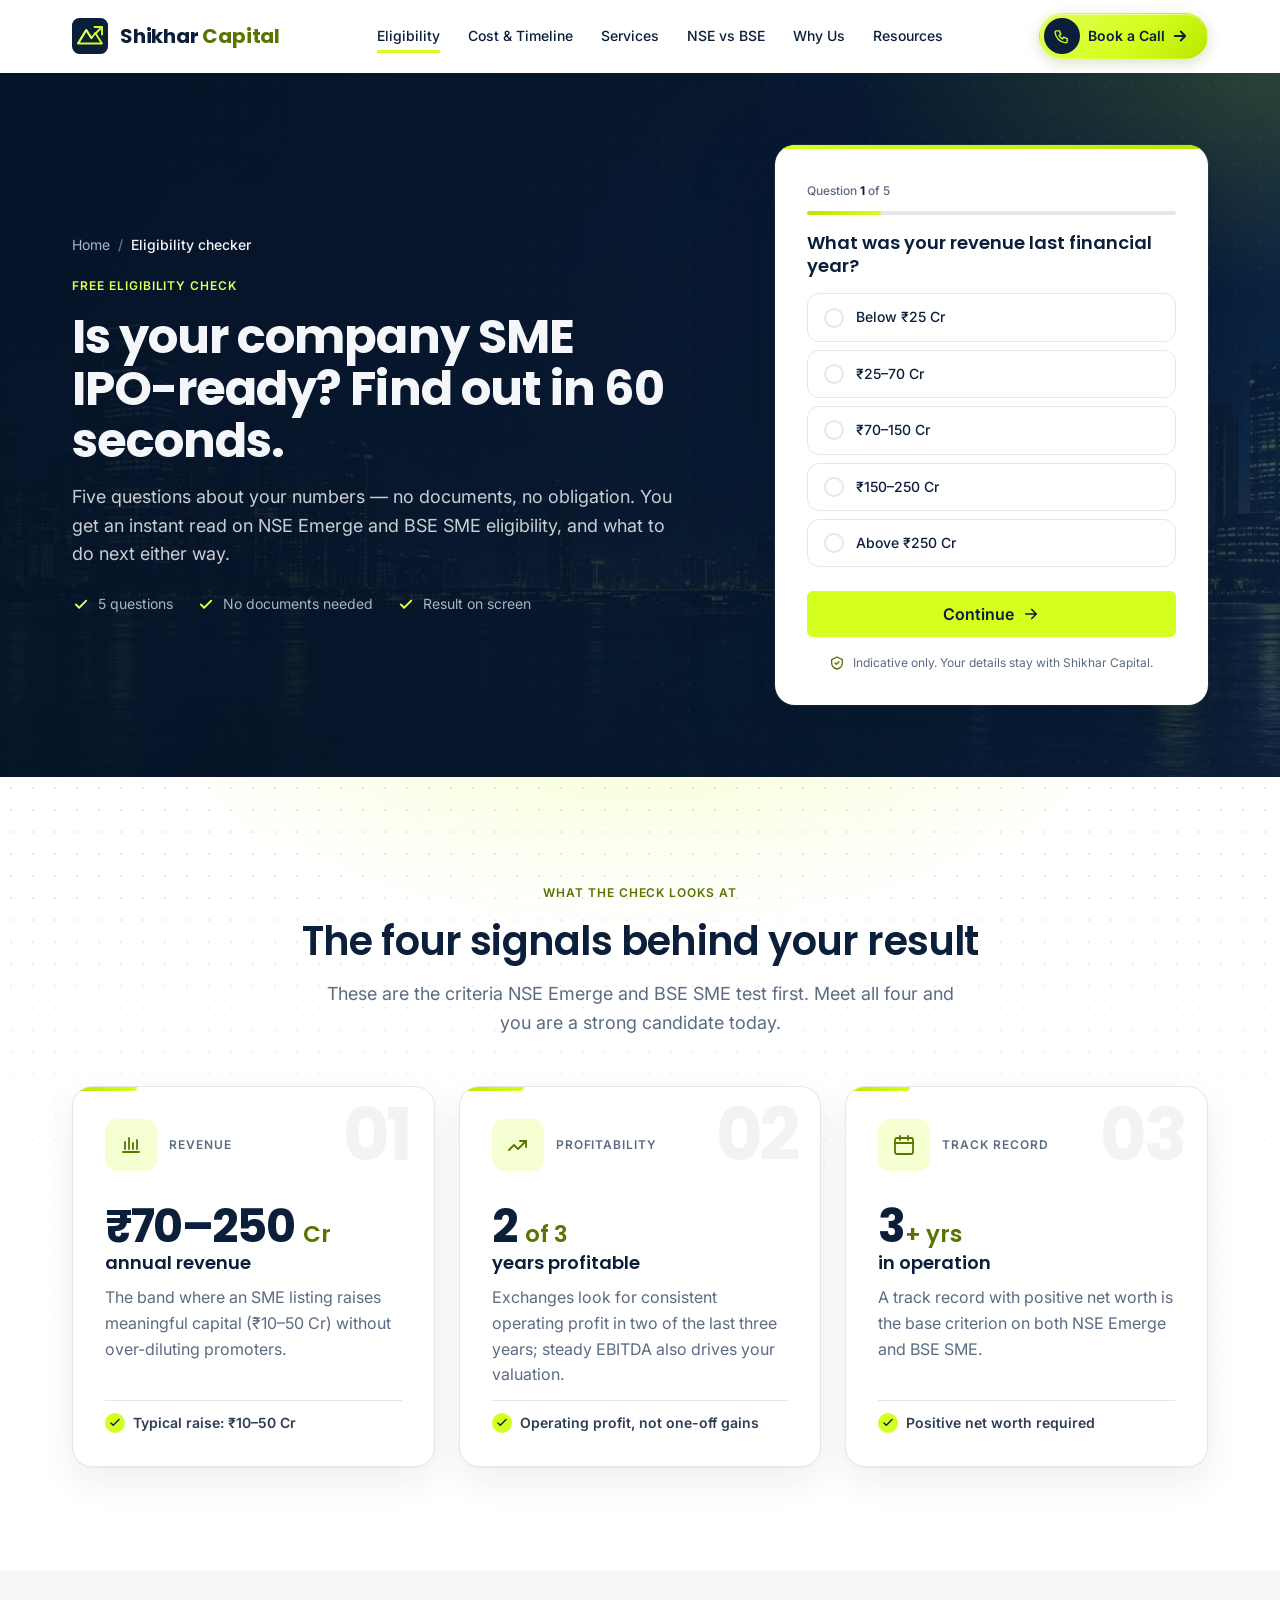
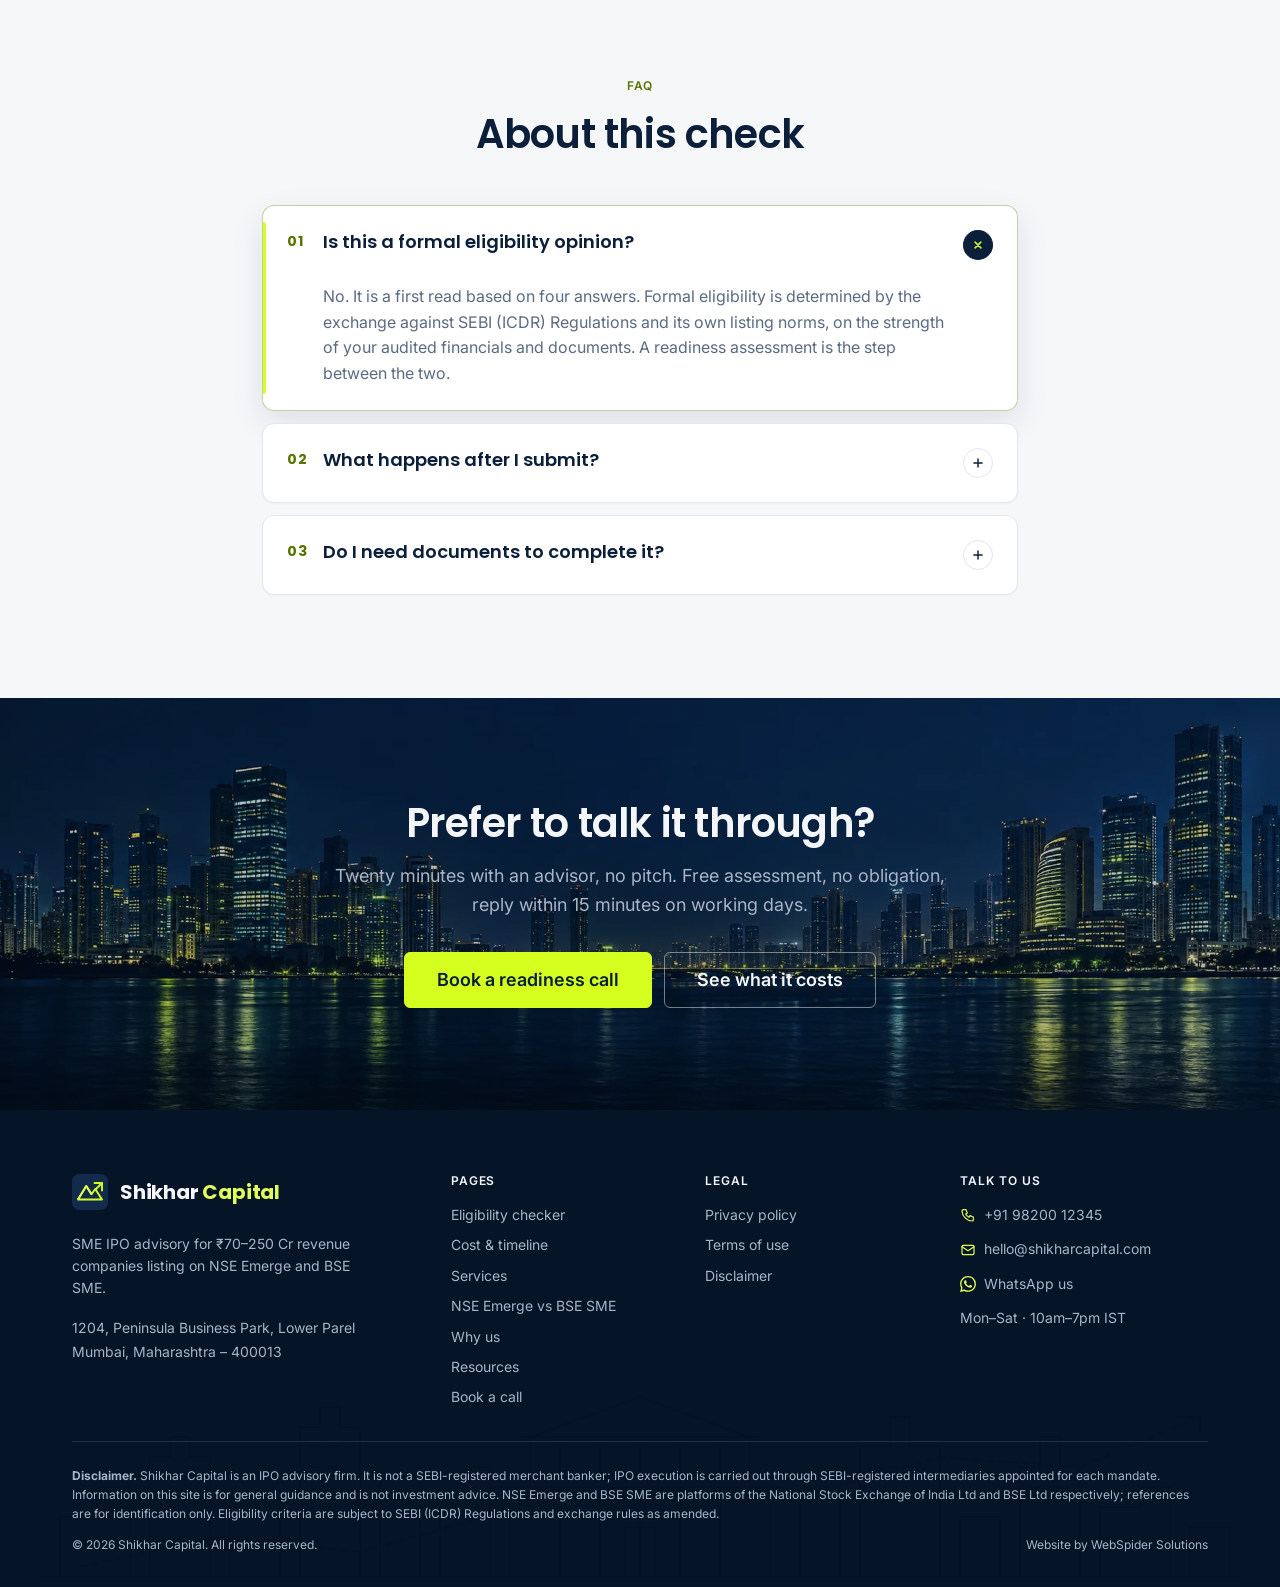
<file: v1/sme-ipo-eligibility.html>
<!DOCTYPE html>
<html lang="en-IN">
<head>
  <meta charset="utf-8">
  <meta name="viewport" content="width=device-width, initial-scale=1">
  <title>SME IPO Eligibility Checker — 60-second readiness check | Shikhar Capital</title>
  <meta name="description" content="Find out in 60 seconds whether your company qualifies for NSE Emerge or BSE SME: revenue, profitability, net worth and track record. Free, no documents, no obligation.">
  <!-- TODO: confirm production domain with client -->
  <link rel="canonical" href="https://www.shikharcapital.com/sme-ipo-eligibility">
  <meta name="theme-color" content="#0B1F3A">

  <!-- Open Graph / Twitter -->
  <meta property="og:type" content="website">
  <meta property="og:site_name" content="Shikhar Capital">
  <meta property="og:title" content="Is your company SME IPO-ready? Find out in 60 seconds.">
  <meta property="og:description" content="Five questions, no documents. Get an instant read on NSE Emerge / BSE SME eligibility and your next two steps.">
  <meta property="og:url" content="https://www.shikharcapital.com/sme-ipo-eligibility">
  <meta property="og:image" content="https://www.shikharcapital.com/images/og-eligibility.jpg">
  <meta property="og:locale" content="en_IN">
  <meta name="twitter:card" content="summary_large_image">

  <!-- Fonts -->
  <link rel="preconnect" href="https://fonts.googleapis.com">
  <link rel="preconnect" href="https://fonts.gstatic.com" crossorigin>
  <link href="https://fonts.googleapis.com/css2?family=Inter:wght@400;500;600&family=Poppins:wght@500;600;700&display=swap" rel="stylesheet">

  <link rel="icon" href="images/logo-mark.svg" type="image/svg+xml">
  <link rel="stylesheet" href="assets/style.css">
  <script defer src="assets/main.js"></script>

  <!-- Structured data: Organization + ProfessionalService (placeholders marked XXXX) -->
  <script type="application/ld+json">
  {
    "@context": "https://schema.org",
    "@graph": [
      {
        "@type": "Organization",
        "@id": "https://www.shikharcapital.com/#org",
        "name": "Shikhar Capital",
        "url": "https://www.shikharcapital.com/",
        "logo": "https://www.shikharcapital.com/images/logo-mark.svg",
        "email": "hello@shikharcapital.com",
        "contactPoint": {
          "@type": "ContactPoint",
          "telephone": "+91-98200-12345",
          "contactType": "sales",
          "areaServed": "IN",
          "availableLanguage": ["en", "hi"]
        },
        "sameAs": ["https://www.linkedin.com/company/shikhar-capital"]
      },
      {
        "@type": "ProfessionalService",
        "@id": "https://www.shikharcapital.com/#service",
        "name": "Shikhar Capital — SME IPO Advisory",
        "parentOrganization": { "@id": "https://www.shikharcapital.com/#org" },
        "url": "https://www.shikharcapital.com/",
        "description": "SME IPO advisory for ₹70–250 Cr revenue companies listing on NSE Emerge and BSE SME. One advisor coordinates every intermediary from readiness check to listing day, with a single consolidated plan.",
        "telephone": "+91-98200-12345",
        "priceRange": "₹₹₹",
        "address": {
          "@type": "PostalAddress",
          "streetAddress": "1204, Peninsula Business Park, Lower Parel",
          "addressLocality": "Mumbai",
          "addressRegion": "Maharashtra",
          "postalCode": "400013",
          "addressCountry": "IN"
        },
        "areaServed": { "@type": "Country", "name": "India" },
        "serviceType": ["SME IPO Advisory", "NSE Emerge Listing", "BSE SME Listing"],
        "knowsAbout": ["SME IPO", "NSE Emerge", "BSE SME", "DRHP", "IPO readiness", "Merchant banker coordination"]
      }
    ]
  }
  </script>

  <!-- Structured data: BreadcrumbList (mirrors the visible breadcrumb) -->
  <script type="application/ld+json">
  {
    "@context": "https://schema.org",
    "@type": "BreadcrumbList",
    "itemListElement": [
      { "@type": "ListItem", "position": 1, "name": "Home", "item": "https://www.shikharcapital.com/" },
      { "@type": "ListItem", "position": 2, "name": "Eligibility checker", "item": "https://www.shikharcapital.com/sme-ipo-eligibility" }
    ]
  }
  </script>

  <!-- Structured data: FAQPage (text mirrors the visible FAQ section verbatim) -->
  <script type="application/ld+json">
  {
    "@context": "https://schema.org",
    "@type": "FAQPage",
    "mainEntity": [
      {
        "@type": "Question",
        "name": "Is this a formal eligibility opinion?",
        "acceptedAnswer": {
          "@type": "Answer",
          "text": "No. It is a first read based on four answers. Formal eligibility is determined by the exchange against SEBI (ICDR) Regulations and its own listing norms, on the strength of your audited financials and documents. A readiness assessment is the step between the two."
        }
      },
      {
        "@type": "Question",
        "name": "What happens after I submit?",
        "acceptedAnswer": {
          "@type": "Answer",
          "text": "Your result appears on screen straight away. If it shows you are ready or nearly ready, an advisor calls or messages you within 15 minutes on working days to walk through it. If it shows not yet, we send the guides and leave you alone until you get in touch."
        }
      },
      {
        "@type": "Question",
        "name": "Do I need documents to complete it?",
        "acceptedAnswer": {
          "@type": "Answer",
          "text": "None. You only need to know your revenue band, how many of the last three years were profitable, whether net worth is positive and how long the company has been operating. Documents come later, and only if you decide to proceed."
        }
      }
    ]
  }
  </script>
</head>
<body>

  <a class="skip-link" href="#main">Skip to content</a>

  <!-- ==================================================================
       SHARED: SITE HEADER — copy verbatim to every page.
       Keep in sync across all v1/*.html pages. Do not edit per page;
       aria-current is set by main.js.
       ================================================================== -->
  <header class="site-header">
    <div class="container site-header__inner">
      <a class="brand" href="index.html" aria-label="Shikhar Capital — home">
        <svg class="brand__mark" viewBox="0 0 48 48" aria-hidden="true" focusable="false">
          <rect width="48" height="48" rx="10" fill="#0B1F3A"/>
          <path d="M8 34 L19 16 L26 27 L31 20 L40 34 Z" fill="none" stroke="#D4FF1F" stroke-width="2.5" stroke-linejoin="round"/>
          <path d="M8 34 L19 16 L26 27" fill="none" stroke="#E0FF57" stroke-width="2.5" stroke-linejoin="round"/>
          <path d="M30 12 L40 12 L40 22" fill="none" stroke="#D4FF1F" stroke-width="2.5" stroke-linecap="round" stroke-linejoin="round"/>
          <path d="M40 12 L32 20" fill="none" stroke="#D4FF1F" stroke-width="2.5" stroke-linecap="round"/>
        </svg>
        <span class="brand__name">Shikhar <em>Capital</em></span>
      </a>

      <nav class="site-nav" id="site-nav" aria-label="Primary">
        <!-- On phones each link shows an icon tile + one-line description (.site-nav__desc); desktop shows the label only -->
        <ul class="site-nav__list">
          <li><a href="sme-ipo-eligibility.html"><span class="site-nav__icon" aria-hidden="true"><svg viewBox="0 0 24 24" fill="none" stroke="currentColor" stroke-width="1.8" stroke-linecap="round" stroke-linejoin="round"><path d="M9 12l2 2 4-4"/><path d="M12 3l8 4v5c0 5-3.5 8-8 9-4.5-1-8-4-8-9V7z"/></svg></span><span class="site-nav__text">Eligibility<small class="site-nav__desc">60-second readiness check</small></span></a></li>
          <li><a href="sme-ipo-cost-timeline.html"><span class="site-nav__icon" aria-hidden="true"><svg viewBox="0 0 24 24" fill="none" stroke="currentColor" stroke-width="1.8" stroke-linecap="round" stroke-linejoin="round"><circle cx="12" cy="12" r="9"/><path d="M12 7v5l3 2"/></svg></span><span class="site-nav__text">Cost &amp; Timeline<small class="site-nav__desc">What it costs, step by step</small></span></a></li>
          <li><a href="services.html"><span class="site-nav__icon" aria-hidden="true"><svg viewBox="0 0 24 24" fill="none" stroke="currentColor" stroke-width="1.8" stroke-linecap="round" stroke-linejoin="round"><path d="M12 3v18M5 8l7-5 7 5M5 16l7 5 7-5"/></svg></span><span class="site-nav__text">Services<small class="site-nav__desc">Pre-IPO · Execution · Post-listing</small></span></a></li>
          <li><a href="nse-emerge-vs-bse-sme.html"><span class="site-nav__icon" aria-hidden="true"><svg viewBox="0 0 24 24" fill="none" stroke="currentColor" stroke-width="1.8" stroke-linecap="round" stroke-linejoin="round"><path d="M4 19h16M6 16V9M10 16V5M14 16v-6M18 16V7"/></svg></span><span class="site-nav__text">NSE vs BSE<small class="site-nav__desc">Which platform fits you</small></span></a></li>
          <li><a href="about.html"><span class="site-nav__icon" aria-hidden="true"><svg viewBox="0 0 24 24" fill="none" stroke="currentColor" stroke-width="1.8" stroke-linecap="round" stroke-linejoin="round"><circle cx="12" cy="8" r="4"/><path d="M4 21a8 8 0 0 1 16 0"/></svg></span><span class="site-nav__text">Why Us<small class="site-nav__desc">One advisor, every intermediary</small></span></a></li>
          <li><a href="resources.html"><span class="site-nav__icon" aria-hidden="true"><svg viewBox="0 0 24 24" fill="none" stroke="currentColor" stroke-width="1.8" stroke-linecap="round" stroke-linejoin="round"><path d="M4 5h6a3 3 0 0 1 3 3v12a2 2 0 0 0-2-2H4z"/><path d="M20 5h-6a3 3 0 0 0-3 3v12a2 2 0 0 1 2-2h7z"/></svg></span><span class="site-nav__text">Resources<small class="site-nav__desc">Guides &amp; checklists</small></span></a></li>
        </ul>

        <!-- Phone-only footer of the menu -->
        <div class="site-nav__foot">
          <a class="btn btn--accent btn--block site-nav__cta" href="#book" data-book>
            <svg viewBox="0 0 24 24" fill="none" stroke="currentColor" stroke-width="1.8" stroke-linecap="round" stroke-linejoin="round" aria-hidden="true"><rect x="3" y="5" width="18" height="16" rx="2"/><path d="M3 10h18M8 3v4M16 3v4"/></svg>
            Book a readiness call
          </a>
          <div class="site-nav__quick">
            <a href="tel:+919820012345"><svg viewBox="0 0 24 24" fill="none" stroke="currentColor" stroke-width="1.8" stroke-linecap="round" stroke-linejoin="round" aria-hidden="true"><path d="M5 4h4l2 5-2.5 1.5a11 11 0 0 0 5 5L15 13l5 2v4a2 2 0 0 1-2 2A16 16 0 0 1 3 6a2 2 0 0 1 2-2z"/></svg>Call us</a>
            <a href="https://wa.me/919820012345?text=Hi%20Shikhar%20Capital%2C%20I%27d%20like%20to%20check%20if%20my%20company%20is%20SME%20IPO-ready." target="_blank" rel="noopener"><svg viewBox="0 0 24 24" fill="currentColor" aria-hidden="true"><path d="M17.472 14.382c-.297-.149-1.758-.867-2.03-.967-.273-.099-.471-.148-.67.15-.197.297-.767.966-.94 1.164-.173.199-.347.223-.644.075-.297-.15-1.255-.463-2.39-1.475-.883-.788-1.48-1.761-1.653-2.059-.173-.297-.018-.458.13-.606.134-.133.298-.347.446-.52.149-.174.198-.298.298-.497.099-.198.05-.371-.025-.52-.075-.149-.669-1.612-.916-2.207-.242-.579-.487-.5-.669-.51-.173-.008-.371-.01-.57-.01-.198 0-.52.074-.792.372-.272.297-1.04 1.016-1.04 2.479 0 1.462 1.065 2.875 1.213 3.074.149.198 2.096 3.2 5.077 4.487.709.306 1.262.489 1.694.625.712.227 1.36.195 1.871.118.571-.085 1.758-.719 2.006-1.413.248-.694.248-1.289.173-1.413-.074-.124-.272-.198-.57-.347m-5.421 7.403h-.004a9.87 9.87 0 01-5.031-1.378l-.361-.214-3.741.982.998-3.648-.235-.374a9.86 9.86 0 01-1.51-5.26c.001-5.45 4.436-9.884 9.888-9.884 2.64 0 5.122 1.03 6.988 2.898a9.825 9.825 0 012.893 6.994c-.003 5.45-4.437 9.885-9.885 9.885m8.413-18.297A11.815 11.815 0 0012.05 0C5.495 0 .16 5.335.157 11.892c0 2.096.547 4.142 1.588 5.945L.057 24l6.305-1.654a11.882 11.882 0 005.683 1.448h.005c6.554 0 11.89-5.335 11.893-11.893a11.821 11.821 0 00-3.48-8.413Z"/></svg>WhatsApp</a>
          </div>
          <!-- SAMPLE DATA: contact details -->
          <p class="site-nav__contact"><a href="mailto:hello@shikharcapital.com">hello@shikharcapital.com</a><span>Mon–Sat · 10am–7pm IST · Reply within 15 min</span></p>
        </div>
      </nav>

      <div class="site-header__right">
        <a class="btn btn--accent btn--sm site-header__cta" href="#book" data-book>
          <span class="site-header__cta-icon" aria-hidden="true"><svg viewBox="0 0 24 24" fill="none" stroke="currentColor" stroke-width="2" stroke-linecap="round" stroke-linejoin="round"><path d="M5 4h4l2 5-2.5 1.5a11 11 0 0 0 5 5L15 13l5 2v4a2 2 0 0 1-2 2A16 16 0 0 1 3 6a2 2 0 0 1 2-2z"/></svg></span>
          <span>Book a Call</span>
          <svg class="site-header__cta-arrow" viewBox="0 0 24 24" fill="none" stroke="currentColor" stroke-width="2.4" stroke-linecap="round" stroke-linejoin="round" aria-hidden="true"><path d="M5 12h14M13 6l6 6-6 6"/></svg>
        </a>
        <button class="nav-toggle" type="button" aria-expanded="false" aria-controls="site-nav" aria-label="Open menu">
          <svg class="icon-menu" viewBox="0 0 24 24" fill="none" stroke="currentColor" stroke-width="2" stroke-linecap="round" aria-hidden="true"><path d="M4 7h16M4 12h16M4 17h16"/></svg>
          <svg class="icon-close" viewBox="0 0 24 24" fill="none" stroke="currentColor" stroke-width="2" stroke-linecap="round" aria-hidden="true"><path d="M6 6l12 12M18 6L6 18"/></svg>
        </button>
      </div>
    </div>
  </header>
  <!-- /SHARED: SITE HEADER -->

  <main id="main">

    <!-- ============================ PAGE HERO + CHECKER ============================ -->
    <section class="page-hero page-hero--split" aria-labelledby="page-title">
      <img class="page-hero__bg" src="images/cta-bg.webp" alt="" width="1920" height="800" loading="lazy" decoding="async">
      <div class="container page-hero__inner">
        <div class="page-hero__content">
          <nav class="crumbs" aria-label="Breadcrumb">
            <ol>
              <li><a href="index.html">Home</a></li>
              <li aria-current="page">Eligibility checker</li>
            </ol>
          </nav>
          <span class="eyebrow">Free eligibility check</span>
          <h1 id="page-title">Is your company SME IPO-ready? Find out in 60 seconds.</h1>
          <p class="lead">Five questions about your numbers — no documents, no obligation. You get an instant read on NSE Emerge and BSE SME eligibility, and what to do next either way.</p>
          <ul class="trust-list" aria-label="What to expect">
            <li><svg viewBox="0 0 24 24" fill="none" stroke="currentColor" stroke-width="2.5" stroke-linecap="round" stroke-linejoin="round" aria-hidden="true"><path d="M5 12.5l4.5 4.5L19 7.5"/></svg>5 questions</li>
            <li><svg viewBox="0 0 24 24" fill="none" stroke="currentColor" stroke-width="2.5" stroke-linecap="round" stroke-linejoin="round" aria-hidden="true"><path d="M5 12.5l4.5 4.5L19 7.5"/></svg>No documents needed</li>
            <li><svg viewBox="0 0 24 24" fill="none" stroke="currentColor" stroke-width="2.5" stroke-linecap="round" stroke-linejoin="round" aria-hidden="true"><path d="M5 12.5l4.5 4.5L19 7.5"/></svg>Result on screen</li>
          </ul>
        </div>

        <!-- Eligibility checker. Scoring, validation and the result screens are driven by
             initChecker() in assets/main.js — see CLAUDE.md for the DOM contract. -->
        <div class="page-hero__aside">
          <div class="checker" id="checker" data-checker data-wa="https://wa.me/919820012345?text=">
            <div class="checker__head">
              <span class="checker__count">Question <b data-checker-current>1</b> of 5</span>
              <span class="visually-hidden" aria-live="polite" data-checker-live>Question 1 of 5</span>
              <div class="checker__bar" aria-hidden="true"><i></i></div>
            </div>

            <form class="checker__form" id="checker-form" novalidate>
              <!-- Q1 -->
              <fieldset class="checker__screen" data-screen="1">
                <legend class="checker__q" tabindex="-1">What was your revenue last financial year?</legend>
                <div class="choice-grid" role="radiogroup" aria-describedby="revenue-error">
                  <label class="choice"><input class="choice__input" type="radio" name="revenue" value="under-25"><span class="choice__box" aria-hidden="true"></span><span class="choice__text">Below <span class="rupee">₹</span>25 Cr</span></label>
                  <label class="choice"><input class="choice__input" type="radio" name="revenue" value="25-70"><span class="choice__box" aria-hidden="true"></span><span class="choice__text"><span class="rupee">₹</span>25–70 Cr</span></label>
                  <label class="choice"><input class="choice__input" type="radio" name="revenue" value="70-150"><span class="choice__box" aria-hidden="true"></span><span class="choice__text"><span class="rupee">₹</span>70–150 Cr</span></label>
                  <label class="choice"><input class="choice__input" type="radio" name="revenue" value="150-250"><span class="choice__box" aria-hidden="true"></span><span class="choice__text"><span class="rupee">₹</span>150–250 Cr</span></label>
                  <label class="choice"><input class="choice__input" type="radio" name="revenue" value="over-250"><span class="choice__box" aria-hidden="true"></span><span class="choice__text">Above <span class="rupee">₹</span>250 Cr</span></label>
                </div>
                <p class="field__error" id="revenue-error" aria-live="polite"></p>
              </fieldset>

              <!-- Q2 -->
              <fieldset class="checker__screen" data-screen="2" hidden>
                <legend class="checker__q" tabindex="-1">Profitable in how many of the last 3 years?</legend>
                <div class="choice-grid choice-grid--4" role="radiogroup" aria-describedby="profit-error">
                  <label class="choice"><input class="choice__input" type="radio" name="profit" value="0"><span class="choice__box" aria-hidden="true"></span><span class="choice__text">0</span></label>
                  <label class="choice"><input class="choice__input" type="radio" name="profit" value="1"><span class="choice__box" aria-hidden="true"></span><span class="choice__text">1</span></label>
                  <label class="choice"><input class="choice__input" type="radio" name="profit" value="2"><span class="choice__box" aria-hidden="true"></span><span class="choice__text">2</span></label>
                  <label class="choice"><input class="choice__input" type="radio" name="profit" value="3"><span class="choice__box" aria-hidden="true"></span><span class="choice__text">3</span></label>
                </div>
                <p class="checker__hint">Operating profit, not one-off gains.</p>
                <p class="field__error" id="profit-error" aria-live="polite"></p>
              </fieldset>

              <!-- Q3 -->
              <fieldset class="checker__screen" data-screen="3" hidden>
                <legend class="checker__q" tabindex="-1">Net worth and years in operation</legend>
                <div class="checker__sub">
                  <span class="checker__sub-label" id="networth-label">Net worth</span>
                  <div class="choice-grid choice-grid--2" role="radiogroup" aria-labelledby="networth-label" aria-describedby="networth-error">
                    <label class="choice"><input class="choice__input" type="radio" name="networth" value="positive"><span class="choice__box" aria-hidden="true"></span><span class="choice__text">Positive</span></label>
                    <label class="choice"><input class="choice__input" type="radio" name="networth" value="negative"><span class="choice__box" aria-hidden="true"></span><span class="choice__text">Negative</span></label>
                  </div>
                  <p class="field__error" id="networth-error" aria-live="polite"></p>
                </div>
                <div class="checker__sub">
                  <span class="checker__sub-label" id="years-label">Years in operation</span>
                  <div class="choice-grid choice-grid--2" role="radiogroup" aria-labelledby="years-label" aria-describedby="years-error">
                    <label class="choice"><input class="choice__input" type="radio" name="years" value="under-3"><span class="choice__box" aria-hidden="true"></span><span class="choice__text">Under 3 years</span></label>
                    <label class="choice"><input class="choice__input" type="radio" name="years" value="3-plus"><span class="choice__box" aria-hidden="true"></span><span class="choice__text">3 years or more</span></label>
                  </div>
                  <p class="field__error" id="years-error" aria-live="polite"></p>
                </div>
              </fieldset>

              <!-- Q4 -->
              <fieldset class="checker__screen" data-screen="4" hidden>
                <legend class="checker__q" tabindex="-1">Why are you considering an IPO?</legend>
                <div class="choice-grid" role="radiogroup" aria-describedby="motive-error">
                  <label class="choice"><input class="choice__input" type="radio" name="motive" value="growth"><span class="choice__box" aria-hidden="true"></span><span class="choice__text">Growth capital</span></label>
                  <label class="choice"><input class="choice__input" type="radio" name="motive" value="debt"><span class="choice__box" aria-hidden="true"></span><span class="choice__text">Debt reduction</span></label>
                  <label class="choice"><input class="choice__input" type="radio" name="motive" value="brand"><span class="choice__box" aria-hidden="true"></span><span class="choice__text">Brand &amp; credibility</span></label>
                  <label class="choice"><input class="choice__input" type="radio" name="motive" value="exit"><span class="choice__box" aria-hidden="true"></span><span class="choice__text">Exit for early investors</span></label>
                  <label class="choice"><input class="choice__input" type="radio" name="motive" value="exploring"><span class="choice__box" aria-hidden="true"></span><span class="choice__text">Just exploring</span></label>
                </div>
                <p class="field__error" id="motive-error" aria-live="polite"></p>
              </fieldset>

              <!-- Q5 -->
              <fieldset class="checker__screen" data-screen="5" hidden>
                <legend class="checker__q" tabindex="-1">Where should we send your result?</legend>
                <div class="checker__fields">
                  <div class="field">
                    <label for="ck-name">Your name</label>
                    <input class="input" id="ck-name" name="name" type="text" autocomplete="name" required aria-describedby="ck-name-error" placeholder="Full name">
                    <span class="field__error" id="ck-name-error" aria-live="polite"></span>
                  </div>
                  <div class="field">
                    <label for="ck-company">Company name</label>
                    <input class="input" id="ck-company" name="company" type="text" autocomplete="organization" required aria-describedby="ck-company-error" placeholder="Registered company name">
                    <span class="field__error" id="ck-company-error" aria-live="polite"></span>
                  </div>
                  <div class="checker__row">
                    <div class="field">
                      <label for="ck-city">City</label>
                      <input class="input" id="ck-city" name="city" type="text" autocomplete="address-level2" required aria-describedby="ck-city-error" placeholder="e.g. Surat">
                      <span class="field__error" id="ck-city-error" aria-live="polite"></span>
                    </div>
                    <div class="field">
                      <label for="ck-mobile">Mobile / WhatsApp</label>
                      <input class="input" id="ck-mobile" name="mobile" type="tel" inputmode="numeric" autocomplete="tel-national" required aria-describedby="ck-mobile-error" placeholder="10-digit number">
                      <span class="field__error" id="ck-mobile-error" aria-live="polite"></span>
                    </div>
                  </div>
                  <div class="field">
                    <label for="ck-email">Email <span class="field__opt">(optional)</span></label>
                    <input class="input" id="ck-email" name="email" type="email" autocomplete="email" aria-describedby="ck-email-error" placeholder="you@company.com">
                    <span class="field__error" id="ck-email-error" aria-live="polite"></span>
                  </div>
                </div>
                <input type="hidden" name="page" value="">
                <input type="hidden" name="score" value="">
                <input type="hidden" name="state" value="">
              </fieldset>

              <div class="checker__nav">
                <button class="checker__back" type="button" data-checker-back hidden>
                  <svg viewBox="0 0 24 24" fill="none" stroke="currentColor" stroke-width="2.2" stroke-linecap="round" stroke-linejoin="round" aria-hidden="true"><path d="M19 12H5M11 6l-6 6 6 6"/></svg>
                  Back
                </button>
                <button class="btn btn--accent" type="button" data-checker-next>
                  Continue
                  <svg viewBox="0 0 24 24" fill="none" stroke="currentColor" stroke-width="2.2" stroke-linecap="round" stroke-linejoin="round" aria-hidden="true"><path d="M5 12h14M13 6l6 6-6 6"/></svg>
                </button>
                <button class="btn btn--accent" type="submit" data-checker-submit hidden>
                  Show my result
                  <svg viewBox="0 0 24 24" fill="none" stroke="currentColor" stroke-width="2.2" stroke-linecap="round" stroke-linejoin="round" aria-hidden="true"><path d="M5 12h14M13 6l6 6-6 6"/></svg>
                </button>
              </div>

              <p class="checker__note">
                <svg viewBox="0 0 24 24" fill="none" stroke="currentColor" stroke-width="2" stroke-linecap="round" stroke-linejoin="round" aria-hidden="true"><path d="M12 3l8 4v5c0 5-3.5 8-8 9-4.5-1-8-4-8-9V7z"/><path d="M9 12l2 2 4-4"/></svg>
                Indicative only. Your details stay with Shikhar Capital.
              </p>

              <noscript>
                <p class="note">The checker needs JavaScript. <a href="https://wa.me/919820012345?text=Hi%20Shikhar%20Capital%2C%20I%27d%20like%20an%20eligibility%20check." target="_blank" rel="noopener">WhatsApp us</a> your revenue, profitable years and years in operation and we will read it for you.</p>
              </noscript>
            </form>

            <div class="result" tabindex="-1" hidden></div>

            <!-- Result screens, cloned by initChecker() -->
            <template data-result="ready">
              <span class="result__badge">IPO-ready</span>
              <h2 class="result__title">You appear IPO-ready</h2>
              <p class="result__sub">All four signals are in place. The next step is a 20-minute readiness call — we reply within 15 minutes on working days.</p>
              <p class="result__sub" data-note-over-250 hidden>Above ₹250 Cr in revenue, a mainboard listing may also be open to you. We cover both routes on the call.</p>
              <div class="result__meter">
                <div class="result__meter-row"><span>Signals met</span><b data-result-score>4 / 4</b></div>
                <div class="result__meter-bars"><i></i><i></i><i></i><i></i></div>
              </div>
              <ul class="result__criteria">
                <li data-criterion="revenue">Revenue in the band we work with</li>
                <li data-criterion="profit">Profitable in 2 of the last 3 years</li>
                <li data-criterion="networth">Positive net worth</li>
                <li data-criterion="years">3+ years in operation</li>
              </ul>
              <h3>Your next three steps</h3>
              <ol class="result__steps">
                <li>Book a 20-minute readiness call — eligibility, cost band and platform view.</li>
                <li>We prepare a readiness assessment with every gap written down. You keep it either way.</li>
                <li>If you go ahead, we appoint and coordinate the intermediaries on one plan.</li>
              </ol>
              <div class="btn-row">
                <a class="btn btn--accent" href="#book" data-book>Book a readiness call</a>
                <a class="btn btn--outline" data-result-wa target="_blank" rel="noopener">WhatsApp us</a>
              </div>
              <p class="note">Indicative result based on your answers — not an eligibility opinion. <button class="link" type="button" data-checker-restart>Start again</button></p>
            </template>

            <template data-result="nearly">
              <span class="result__badge">Nearly ready</span>
              <h2 class="result__title">You may qualify in 12–18 months</h2>
              <p class="result__sub">Three of the four signals are in place. One gap stands between you and a credible filing — and it is usually fixable.</p>
              <div class="result__meter">
                <div class="result__meter-row"><span>Signals met</span><b data-result-score>3 / 4</b></div>
                <div class="result__meter-bars"><i></i><i></i><i></i><i></i></div>
              </div>
              <ul class="result__criteria">
                <li data-criterion="revenue">Revenue in the band we work with</li>
                <li data-criterion="profit">Profitable in 2 of the last 3 years</li>
                <li data-criterion="networth">Positive net worth</li>
                <li data-criterion="years">3+ years in operation</li>
              </ul>
              <h3>Your next three steps</h3>
              <ol class="result__steps">
                <li>Close the gap: <span data-gap>the criterion you are short on</span>.</li>
                <li>Book a readiness call — we map the gap and tell you what would have to be true to file.</li>
                <li>Start the housekeeping now: clean audits, board constitution, related-party items.</li>
              </ol>
              <div class="btn-row">
                <a class="btn btn--accent" href="#book" data-book>Book a readiness call</a>
                <a class="btn btn--outline" data-result-wa target="_blank" rel="noopener">WhatsApp us</a>
              </div>
              <p class="note">Indicative result based on your answers — not an eligibility opinion. <button class="link" type="button" data-checker-restart>Start again</button></p>
            </template>

            <template data-result="not-yet">
              <span class="result__badge">Not yet</span>
              <h2 class="result__title">Not yet — but here is the path</h2>
              <p class="result__sub">On these answers a listing is some way off. That is worth knowing now rather than after spending on advisors.</p>
              <div class="result__meter">
                <div class="result__meter-row"><span>Signals met</span><b data-result-score>0 / 4</b></div>
                <div class="result__meter-bars"><i></i><i></i><i></i><i></i></div>
              </div>
              <ul class="result__criteria">
                <li data-criterion="revenue">Revenue in the band we work with</li>
                <li data-criterion="profit">Profitable in 2 of the last 3 years</li>
                <li data-criterion="networth">Positive net worth</li>
                <li data-criterion="years">3+ years in operation</li>
              </ul>
              <h3>Your next three steps</h3>
              <ol class="result__steps">
                <li>Read the guides on eligibility and what a listing actually costs.</li>
                <li>Work on the two signals you are furthest from — usually profitability and track record.</li>
                <li>Re-check in six months. Nothing here is permanent.</li>
              </ol>
              <div class="btn-row">
                <a class="btn btn--accent" href="resources.html">Browse the guides</a>
                <a class="btn btn--outline" data-result-wa target="_blank" rel="noopener">WhatsApp us</a>
              </div>
              <p class="note">Prefer to talk anyway? <a class="link" href="#book" data-book>Book a call</a> · <button class="link" type="button" data-checker-restart>Start again</button></p>
            </template>
          </div>
        </div>
      </div>
    </section>

    <!-- ============================ WHAT WE LOOK AT ============================ -->
    <section class="section qualify" id="criteria" aria-labelledby="criteria-title">
      <div class="container">
        <div class="section__head">
          <span class="eyebrow">What the check looks at</span>
          <h2 id="criteria-title">The four signals behind your result</h2>
          <p class="lead">These are the criteria NSE Emerge and BSE SME test first. Meet all four and you are a strong candidate today.</p>
        </div>

        <div class="signal-grid">
          <article class="signal" data-reveal>
            <span class="signal__index" aria-hidden="true">01</span>
            <div class="signal__top">
              <div class="icon-tile" aria-hidden="true">
                <svg viewBox="0 0 24 24" fill="none" stroke="currentColor" stroke-width="1.8" stroke-linecap="round" stroke-linejoin="round"><path d="M4 19h16M6 16V9M10 16V5M14 16v-6M18 16V7"/></svg>
              </div>
              <span class="signal__tag">Revenue</span>
            </div>
            <h3>
              <span class="signal__value"><span class="rupee">₹</span>70–250 <small>Cr</small></span>
              <span class="signal__label">annual revenue</span>
            </h3>
            <p class="signal__desc">The band where an SME listing raises meaningful capital (₹10–50 Cr) without over-diluting promoters.</p>
            <p class="signal__foot">
              <svg viewBox="0 0 24 24" fill="none" stroke="currentColor" stroke-width="2.4" stroke-linecap="round" stroke-linejoin="round" aria-hidden="true"><path d="M5 12l4 4L19 6"/></svg>
              Typical raise: ₹10–50 Cr
            </p>
          </article>

          <article class="signal" data-reveal style="--reveal-delay: 100ms">
            <span class="signal__index" aria-hidden="true">02</span>
            <div class="signal__top">
              <div class="icon-tile" aria-hidden="true">
                <svg viewBox="0 0 24 24" fill="none" stroke="currentColor" stroke-width="1.8" stroke-linecap="round" stroke-linejoin="round"><path d="M3 17l5-5 4 4 8-8"/><path d="M14 8h6v6"/></svg>
              </div>
              <span class="signal__tag">Profitability</span>
            </div>
            <h3>
              <span class="signal__value">2 <small>of 3</small></span>
              <span class="signal__label">years profitable</span>
            </h3>
            <p class="signal__desc">Exchanges look for consistent operating profit in two of the last three years; steady EBITDA also drives your valuation.</p>
            <p class="signal__foot">
              <svg viewBox="0 0 24 24" fill="none" stroke="currentColor" stroke-width="2.4" stroke-linecap="round" stroke-linejoin="round" aria-hidden="true"><path d="M5 12l4 4L19 6"/></svg>
              Operating profit, not one-off gains
            </p>
          </article>

          <article class="signal" data-reveal style="--reveal-delay: 200ms">
            <span class="signal__index" aria-hidden="true">03</span>
            <div class="signal__top">
              <div class="icon-tile" aria-hidden="true">
                <svg viewBox="0 0 24 24" fill="none" stroke="currentColor" stroke-width="1.8" stroke-linecap="round" stroke-linejoin="round"><rect x="3" y="5" width="18" height="16" rx="2"/><path d="M3 10h18M8 3v4M16 3v4"/></svg>
              </div>
              <span class="signal__tag">Track record</span>
            </div>
            <h3>
              <span class="signal__value">3<small>+ yrs</small></span>
              <span class="signal__label">in operation</span>
            </h3>
            <p class="signal__desc">A track record with positive net worth is the base criterion on both NSE Emerge and BSE SME.</p>
            <p class="signal__foot">
              <svg viewBox="0 0 24 24" fill="none" stroke="currentColor" stroke-width="2.4" stroke-linecap="round" stroke-linejoin="round" aria-hidden="true"><path d="M5 12l4 4L19 6"/></svg>
              Positive net worth required
            </p>
          </article>
        </div>
      </div>
    </section>

    <!-- ============================ FAQ ============================ -->
    <section class="section section--paper" id="faq" aria-labelledby="faq-title">
      <div class="container container--narrow">
        <div class="section__head">
          <span class="eyebrow">FAQ</span>
          <h2 id="faq-title">About this check</h2>
        </div>

        <div class="faq" data-accordion="single">
          <div class="faq__item">
            <h3><button class="faq__q" type="button" id="eq1" aria-expanded="true" aria-controls="ea1">Is this a formal eligibility opinion?<span class="faq__icon" aria-hidden="true"><svg viewBox="0 0 24 24" fill="none" stroke="currentColor" stroke-width="2.5" stroke-linecap="round"><path d="M12 5v14M5 12h14"/></svg></span></button></h3>
            <div class="faq__a is-open" id="ea1" role="region" aria-labelledby="eq1"><div><p>No. It is a first read based on four answers. Formal eligibility is determined by the exchange against SEBI (ICDR) Regulations and its own listing norms, on the strength of your audited financials and documents. A readiness assessment is the step between the two.</p></div></div>
          </div>
          <div class="faq__item">
            <h3><button class="faq__q" type="button" id="eq2" aria-expanded="false" aria-controls="ea2">What happens after I submit?<span class="faq__icon" aria-hidden="true"><svg viewBox="0 0 24 24" fill="none" stroke="currentColor" stroke-width="2.5" stroke-linecap="round"><path d="M12 5v14M5 12h14"/></svg></span></button></h3>
            <div class="faq__a" id="ea2" role="region" aria-labelledby="eq2" hidden><div><p>Your result appears on screen straight away. If it shows you are ready or nearly ready, an advisor calls or messages you within 15 minutes on working days to walk through it. If it shows not yet, we send the guides and leave you alone until you get in touch.</p></div></div>
          </div>
          <div class="faq__item">
            <h3><button class="faq__q" type="button" id="eq3" aria-expanded="false" aria-controls="ea3">Do I need documents to complete it?<span class="faq__icon" aria-hidden="true"><svg viewBox="0 0 24 24" fill="none" stroke="currentColor" stroke-width="2.5" stroke-linecap="round"><path d="M12 5v14M5 12h14"/></svg></span></button></h3>
            <div class="faq__a" id="ea3" role="region" aria-labelledby="eq3" hidden><div><p>None. You only need to know your revenue band, how many of the last three years were profitable, whether net worth is positive and how long the company has been operating. Documents come later, and only if you decide to proceed.</p></div></div>
          </div>
        </div>
      </div>
    </section>

    <!-- ============================ FINAL CTA ============================ -->
    <section class="section section--navy final-cta" aria-labelledby="cta-title">
      <!-- IMAGE: images/cta-bg.webp — client's night skyline -->
      <img class="final-cta__bg" src="images/cta-bg.webp" alt="" width="1920" height="800" loading="lazy" decoding="async">
      <div class="container">
        <div class="section__head">
          <h2 id="cta-title">Prefer to talk it through?</h2>
          <p class="lead">Twenty minutes with an advisor, no pitch. Free assessment, no obligation, reply within 15 minutes on working days.</p>
          <div class="btn-row">
            <a class="btn btn--accent btn--lg" href="#book" data-book>Book a readiness call</a>
            <a class="btn btn--outline-light btn--lg" href="sme-ipo-cost-timeline.html">See what it costs</a>
          </div>
        </div>
      </div>
    </section>
  </main>

  <!-- ==================================================================
       SHARED: SITE FOOTER — copy verbatim to every page.
       Keep in sync across all v1/*.html pages.
       ================================================================== -->
  <footer class="site-footer">
    <div class="container">
      <div class="footer__grid">
        <div>
          <a class="brand" href="index.html" aria-label="Shikhar Capital — home">
            <svg class="brand__mark" viewBox="0 0 48 48" aria-hidden="true" focusable="false">
              <rect width="48" height="48" rx="10" fill="#122B4D"/>
              <path d="M8 34 L19 16 L26 27 L31 20 L40 34 Z" fill="none" stroke="#D4FF1F" stroke-width="2.5" stroke-linejoin="round"/>
              <path d="M8 34 L19 16 L26 27" fill="none" stroke="#E0FF57" stroke-width="2.5" stroke-linejoin="round"/>
              <path d="M30 12 L40 12 L40 22" fill="none" stroke="#D4FF1F" stroke-width="2.5" stroke-linecap="round" stroke-linejoin="round"/>
              <path d="M40 12 L32 20" fill="none" stroke="#D4FF1F" stroke-width="2.5" stroke-linecap="round"/>
            </svg>
            <span class="brand__name">Shikhar <em>Capital</em></span>
          </a>
          <p class="footer__blurb">SME IPO advisory for ₹70–250 Cr revenue companies listing on NSE Emerge and BSE SME.</p>
          <!-- SAMPLE DATA: office address -->
          <address class="footer__addr">
            <span data-placeholder>1204, Peninsula Business Park, Lower Parel</span><br>
            <span data-placeholder>Mumbai, Maharashtra – 400013</span>
          </address>
        </div>

        <div>
          <h2 class="footer__title">Pages</h2>
          <ul class="footer__links">
            <li><a href="sme-ipo-eligibility.html">Eligibility checker</a></li>
            <li><a href="sme-ipo-cost-timeline.html">Cost &amp; timeline</a></li>
            <li><a href="services.html">Services</a></li>
            <li><a href="nse-emerge-vs-bse-sme.html">NSE Emerge vs BSE SME</a></li>
            <li><a href="about.html">Why us</a></li>
            <li><a href="resources.html">Resources</a></li>
            <li><a href="#book" data-book>Book a call</a></li>
          </ul>
        </div>

        <div>
          <h2 class="footer__title">Legal</h2>
          <ul class="footer__links">
            <li><a href="privacy.html">Privacy policy</a></li>
            <li><a href="terms.html">Terms of use</a></li>
            <li><a href="disclaimer.html">Disclaimer</a></li>
          </ul>
        </div>

        <div>
          <h2 class="footer__title">Talk to us</h2>
          <div class="footer__contact">
            <!-- SAMPLE DATA: phone, email -->
            <a href="tel:+919820012345"><svg viewBox="0 0 24 24" fill="none" stroke="currentColor" stroke-width="1.8" stroke-linecap="round" stroke-linejoin="round" aria-hidden="true"><path d="M5 4h4l2 5-2.5 1.5a11 11 0 0 0 5 5L15 13l5 2v4a2 2 0 0 1-2 2A16 16 0 0 1 3 6a2 2 0 0 1 2-2z"/></svg><span data-placeholder>+91 98200 12345</span></a>
            <a href="mailto:hello@shikharcapital.com"><svg viewBox="0 0 24 24" fill="none" stroke="currentColor" stroke-width="1.8" stroke-linecap="round" stroke-linejoin="round" aria-hidden="true"><rect x="3" y="5" width="18" height="14" rx="2"/><path d="M3 7l9 6 9-6"/></svg><span data-placeholder>hello@shikharcapital.com</span></a>
            <a href="https://wa.me/919820012345?text=Hi%20Shikhar%20Capital%2C%20I%27d%20like%20to%20check%20if%20my%20company%20is%20SME%20IPO-ready.%20Company%3A%20___%20%7C%20Revenue%20(FY)%3A%20___%20%7C%20City%3A%20___" target="_blank" rel="noopener"><svg viewBox="0 0 24 24" fill="currentColor" aria-hidden="true"><path d="M17.472 14.382c-.297-.149-1.758-.867-2.03-.967-.273-.099-.471-.148-.67.15-.197.297-.767.966-.94 1.164-.173.199-.347.223-.644.075-.297-.15-1.255-.463-2.39-1.475-.883-.788-1.48-1.761-1.653-2.059-.173-.297-.018-.458.13-.606.134-.133.298-.347.446-.52.149-.174.198-.298.298-.497.099-.198.05-.371-.025-.52-.075-.149-.669-1.612-.916-2.207-.242-.579-.487-.5-.669-.51-.173-.008-.371-.01-.57-.01-.198 0-.52.074-.792.372-.272.297-1.04 1.016-1.04 2.479 0 1.462 1.065 2.875 1.213 3.074.149.198 2.096 3.2 5.077 4.487.709.306 1.262.489 1.694.625.712.227 1.36.195 1.871.118.571-.085 1.758-.719 2.006-1.413.248-.694.248-1.289.173-1.413-.074-.124-.272-.198-.57-.347m-5.421 7.403h-.004a9.87 9.87 0 01-5.031-1.378l-.361-.214-3.741.982.998-3.648-.235-.374a9.86 9.86 0 01-1.51-5.26c.001-5.45 4.436-9.884 9.888-9.884 2.64 0 5.122 1.03 6.988 2.898a9.825 9.825 0 012.893 6.994c-.003 5.45-4.437 9.885-9.885 9.885m8.413-18.297A11.815 11.815 0 0012.05 0C5.495 0 .16 5.335.157 11.892c0 2.096.547 4.142 1.588 5.945L.057 24l6.305-1.654a11.882 11.882 0 005.683 1.448h.005c6.554 0 11.89-5.335 11.893-11.893a11.821 11.821 0 00-3.48-8.413Z"/></svg>WhatsApp us</a>
            <span>Mon–Sat · 10am–7pm IST</span>
          </div>
        </div>
      </div>

      <div class="footer__legal">
        <!-- SAMPLE DATA: disclaimer wording for legal review; must align with Google financial-services ad policy -->
        <p><strong>Disclaimer.</strong> Shikhar Capital is an IPO advisory firm. It is not a SEBI-registered merchant banker; IPO execution is carried out through SEBI-registered intermediaries appointed for each mandate. Information on this site is for general guidance and is not investment advice. NSE Emerge and BSE SME are platforms of the National Stock Exchange of India Ltd and BSE Ltd respectively; references are for identification only. Eligibility criteria are subject to SEBI (ICDR) Regulations and exchange rules as amended.</p>
        <div class="footer__copy">
          <span>© <span data-year>2026</span> Shikhar Capital. All rights reserved.</span>
          <span>Website by <a href="https://webspidersolutions.com" rel="noopener" target="_blank">WebSpider Solutions</a></span>
        </div>
      </div>
    </div>
  </footer>
  <!-- /SHARED: SITE FOOTER -->

  <!-- ==================================================================
       SHARED: ALWAYS-ON WIDGETS — copy verbatim to every page.
       Mobile bottom bar + "Book a call" split-screen dialog (opened by any [data-book] link;
       replaces the former book.html page). WhatsApp float + callback widget removed by the client.
       ================================================================== -->
  <dialog class="book" id="book" aria-labelledby="book-title">
    <div class="book__panel">
      <button class="book__close" type="button" data-book-close aria-label="Close">
        <svg viewBox="0 0 24 24" fill="none" stroke="currentColor" stroke-width="2.2" stroke-linecap="round" aria-hidden="true"><path d="M6 6l12 12M18 6L6 18"/></svg>
      </button>

      <!-- Left: what the call is -->
      <aside class="book__aside">
        <span class="book__handle" aria-hidden="true"></span>
        <img class="book__bg" src="images/cta-bg.webp" alt="" width="1920" height="800" loading="lazy" decoding="async">
        <div class="book__aside-body">
          <span class="book__eyebrow">Readiness call · 20 minutes</span>
          <h2 class="book__title" id="book-title">Twenty minutes with an advisor. No pitch.</h2>
          <p class="book__sub">We look at your numbers, tell you honestly where you stand, and what the next two steps would be.</p>
          <ul class="book__list">
            <li><svg viewBox="0 0 24 24" fill="none" stroke="currentColor" stroke-width="2.5" stroke-linecap="round" stroke-linejoin="round" aria-hidden="true"><path d="M5 12.5l4.5 4.5L19 7.5"/></svg>A first read on NSE Emerge / BSE SME eligibility</li>
            <li><svg viewBox="0 0 24 24" fill="none" stroke="currentColor" stroke-width="2.5" stroke-linecap="round" stroke-linejoin="round" aria-hidden="true"><path d="M5 12.5l4.5 4.5L19 7.5"/></svg>A realistic cost band for your issue size</li>
            <li><svg viewBox="0 0 24 24" fill="none" stroke="currentColor" stroke-width="2.5" stroke-linecap="round" stroke-linejoin="round" aria-hidden="true"><path d="M5 12.5l4.5 4.5L19 7.5"/></svg>Your next two steps, in writing, the same day</li>
          </ul>
          <!-- SAMPLE DATA: advisor name -->
          <div class="book__advisor">
            <img src="images/founder-face.webp" alt="" width="400" height="400" loading="lazy" decoding="async">
            <span><b><span data-placeholder>Ajay</span></b><small>Founder · takes every readiness call</small></span>
          </div>
          <p class="book__trust">Free · No obligation · Mon–Sat, 10am–7pm IST</p>
        </div>
      </aside>

      <!-- Right: the form -->
      <div class="book__main">
        <form class="book-form" id="book-form" novalidate aria-label="Book a readiness call">
          <div class="book-form__head">
            <h3>Book your call</h3>
            <p>Fill this in and we confirm a slot on WhatsApp within 15 minutes on working days.</p>
          </div>
          <div class="book-form__fields">
            <div class="book-form__row">
              <div class="field">
                <label for="bk-name">Your name</label>
                <input class="input" id="bk-name" name="name" type="text" autocomplete="name" required aria-describedby="bk-name-error" placeholder="Your name">
                <span class="field__error" id="bk-name-error" aria-live="polite"></span>
              </div>
              <div class="field">
                <label for="bk-company">Company name</label>
                <input class="input" id="bk-company" name="company" type="text" autocomplete="organization" required aria-describedby="bk-company-error" placeholder="Company name">
                <span class="field__error" id="bk-company-error" aria-live="polite"></span>
              </div>
            </div>
            <div class="book-form__row">
              <div class="field">
                <label for="bk-mobile">Mobile / WhatsApp</label>
                <input class="input" id="bk-mobile" name="mobile" type="tel" inputmode="numeric" autocomplete="tel-national" required aria-describedby="bk-mobile-error" placeholder="Mobile / WhatsApp (10 digits)">
                <span class="field__error" id="bk-mobile-error" aria-live="polite"></span>
              </div>
              <div class="field">
                <label for="bk-email">Email <span class="field__opt">(optional)</span></label>
                <input class="input" id="bk-email" name="email" type="email" autocomplete="email" aria-describedby="bk-email-error" placeholder="Email (optional)">
                <span class="field__error" id="bk-email-error" aria-live="polite"></span>
              </div>
            </div>
            <div class="book-form__row">
              <div class="field">
                <label for="bk-revenue">Annual revenue (last FY)</label>
                <select class="input input--select" id="bk-revenue" name="revenue" required aria-describedby="bk-revenue-error">
                  <option value="" selected disabled>Annual revenue (last FY)</option>
                  <option value="under-70">Under ₹70 Cr</option>
                  <option value="70-150">₹70–150 Cr</option>
                  <option value="150-250">₹150–250 Cr</option>
                  <option value="over-250">Over ₹250 Cr</option>
                </select>
                <span class="field__error" id="bk-revenue-error" aria-live="polite"></span>
              </div>
              <div class="field">
                <label for="bk-slot">Preferred time</label>
                <select class="input input--select" id="bk-slot" name="slot" required aria-describedby="bk-slot-error">
                  <option value="" selected disabled>Preferred time window</option>
                  <option value="morning">Morning · 10am–1pm</option>
                  <option value="afternoon">Afternoon · 1pm–4pm</option>
                  <option value="evening">Evening · 4pm–7pm</option>
                </select>
                <span class="field__error" id="bk-slot-error" aria-live="polite"></span>
              </div>
            </div>
            <input type="hidden" name="page" value="">
            <button class="btn btn--accent btn--block" type="submit">
              Book my readiness call
              <svg viewBox="0 0 24 24" fill="none" stroke="currentColor" stroke-width="2.2" stroke-linecap="round" stroke-linejoin="round" aria-hidden="true"><path d="M5 12h14M13 6l6 6-6 6"/></svg>
            </button>
            <p class="book-form__note">
              <svg viewBox="0 0 24 24" fill="none" stroke="currentColor" stroke-width="2" stroke-linecap="round" stroke-linejoin="round" aria-hidden="true"><path d="M12 3l8 4v5c0 5-3.5 8-8 9-4.5-1-8-4-8-9V7z"/><path d="M9 12l2 2 4-4"/></svg>
              Your details stay with Shikhar Capital.
            </p>
          </div>
          <div class="book-form__success" tabindex="-1" hidden>
            <span class="book-form__success-icon" aria-hidden="true">
              <svg viewBox="0 0 24 24" fill="none" stroke="currentColor" stroke-width="2.5" stroke-linecap="round" stroke-linejoin="round"><path d="M5 12.5l4.5 4.5L19 7.5"/></svg>
            </span>
            <h3>You're booked in.</h3>
            <p>We'll confirm your slot on WhatsApp within 15 minutes (Mon–Sat, 10am–7pm IST). Want to jump the queue? <a class="link" href="https://wa.me/919820012345?text=Hi%20Shikhar%20Capital%2C%20I%20just%20booked%20a%20readiness%20call." target="_blank" rel="noopener">Message us now</a>.</p>
            <button class="btn btn--outline btn--sm" type="button" data-book-close>Done</button>
          </div>
        </form>
      </div>
    </div>
  </dialog>

  <nav class="mobile-bar" aria-label="Quick actions">
    <a class="mobile-bar__cta" href="tel:+919820012345"><svg viewBox="0 0 24 24" fill="none" stroke="currentColor" stroke-width="2" stroke-linecap="round" stroke-linejoin="round" aria-hidden="true"><path d="M5 4h4l2 5-2.5 1.5a11 11 0 0 0 5 5L15 13l5 2v4a2 2 0 0 1-2 2A16 16 0 0 1 3 6a2 2 0 0 1 2-2z"/></svg>Call us</a>
    <a class="mobile-bar__cta" href="https://wa.me/919820012345?text=Hi%20Shikhar%20Capital%2C%20I%27d%20like%20to%20check%20if%20my%20company%20is%20SME%20IPO-ready.%20Company%3A%20___%20%7C%20Revenue%20(FY)%3A%20___%20%7C%20City%3A%20___" target="_blank" rel="noopener"><svg viewBox="0 0 24 24" fill="currentColor" aria-hidden="true"><path d="M17.472 14.382c-.297-.149-1.758-.867-2.03-.967-.273-.099-.471-.148-.67.15-.197.297-.767.966-.94 1.164-.173.199-.347.223-.644.075-.297-.15-1.255-.463-2.39-1.475-.883-.788-1.48-1.761-1.653-2.059-.173-.297-.018-.458.13-.606.134-.133.298-.347.446-.52.149-.174.198-.298.298-.497.099-.198.05-.371-.025-.52-.075-.149-.669-1.612-.916-2.207-.242-.579-.487-.5-.669-.51-.173-.008-.371-.01-.57-.01-.198 0-.52.074-.792.372-.272.297-1.04 1.016-1.04 2.479 0 1.462 1.065 2.875 1.213 3.074.149.198 2.096 3.2 5.077 4.487.709.306 1.262.489 1.694.625.712.227 1.36.195 1.871.118.571-.085 1.758-.719 2.006-1.413.248-.694.248-1.289.173-1.413-.074-.124-.272-.198-.57-.347m-5.421 7.403h-.004a9.87 9.87 0 01-5.031-1.378l-.361-.214-3.741.982.998-3.648-.235-.374a9.86 9.86 0 01-1.51-5.26c.001-5.45 4.436-9.884 9.888-9.884 2.64 0 5.122 1.03 6.988 2.898a9.825 9.825 0 012.893 6.994c-.003 5.45-4.437 9.885-9.885 9.885m8.413-18.297A11.815 11.815 0 0012.05 0C5.495 0 .16 5.335.157 11.892c0 2.096.547 4.142 1.588 5.945L.057 24l6.305-1.654a11.882 11.882 0 005.683 1.448h.005c6.554 0 11.89-5.335 11.893-11.893a11.821 11.821 0 00-3.48-8.413Z"/></svg>WhatsApp</a>
  </nav>
  <!-- /SHARED: ALWAYS-ON WIDGETS -->

</body>
</html>
</file>
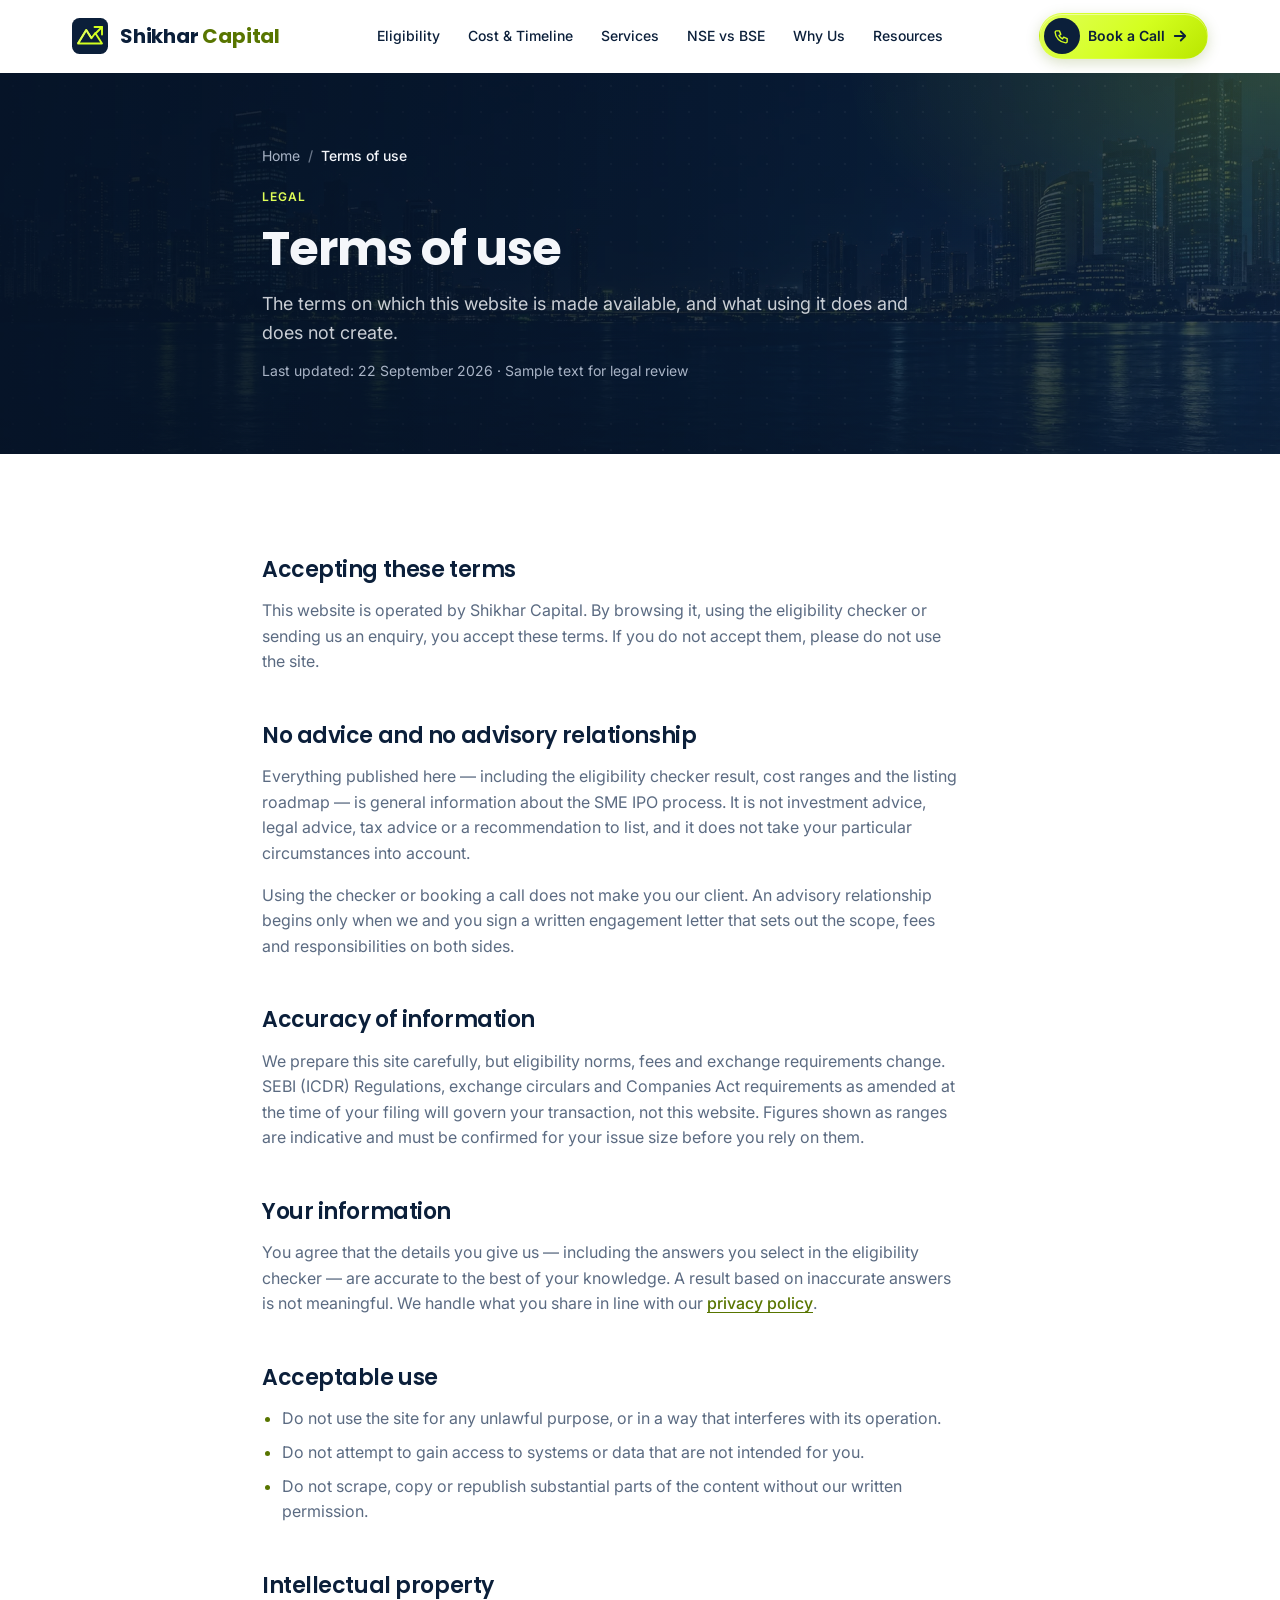
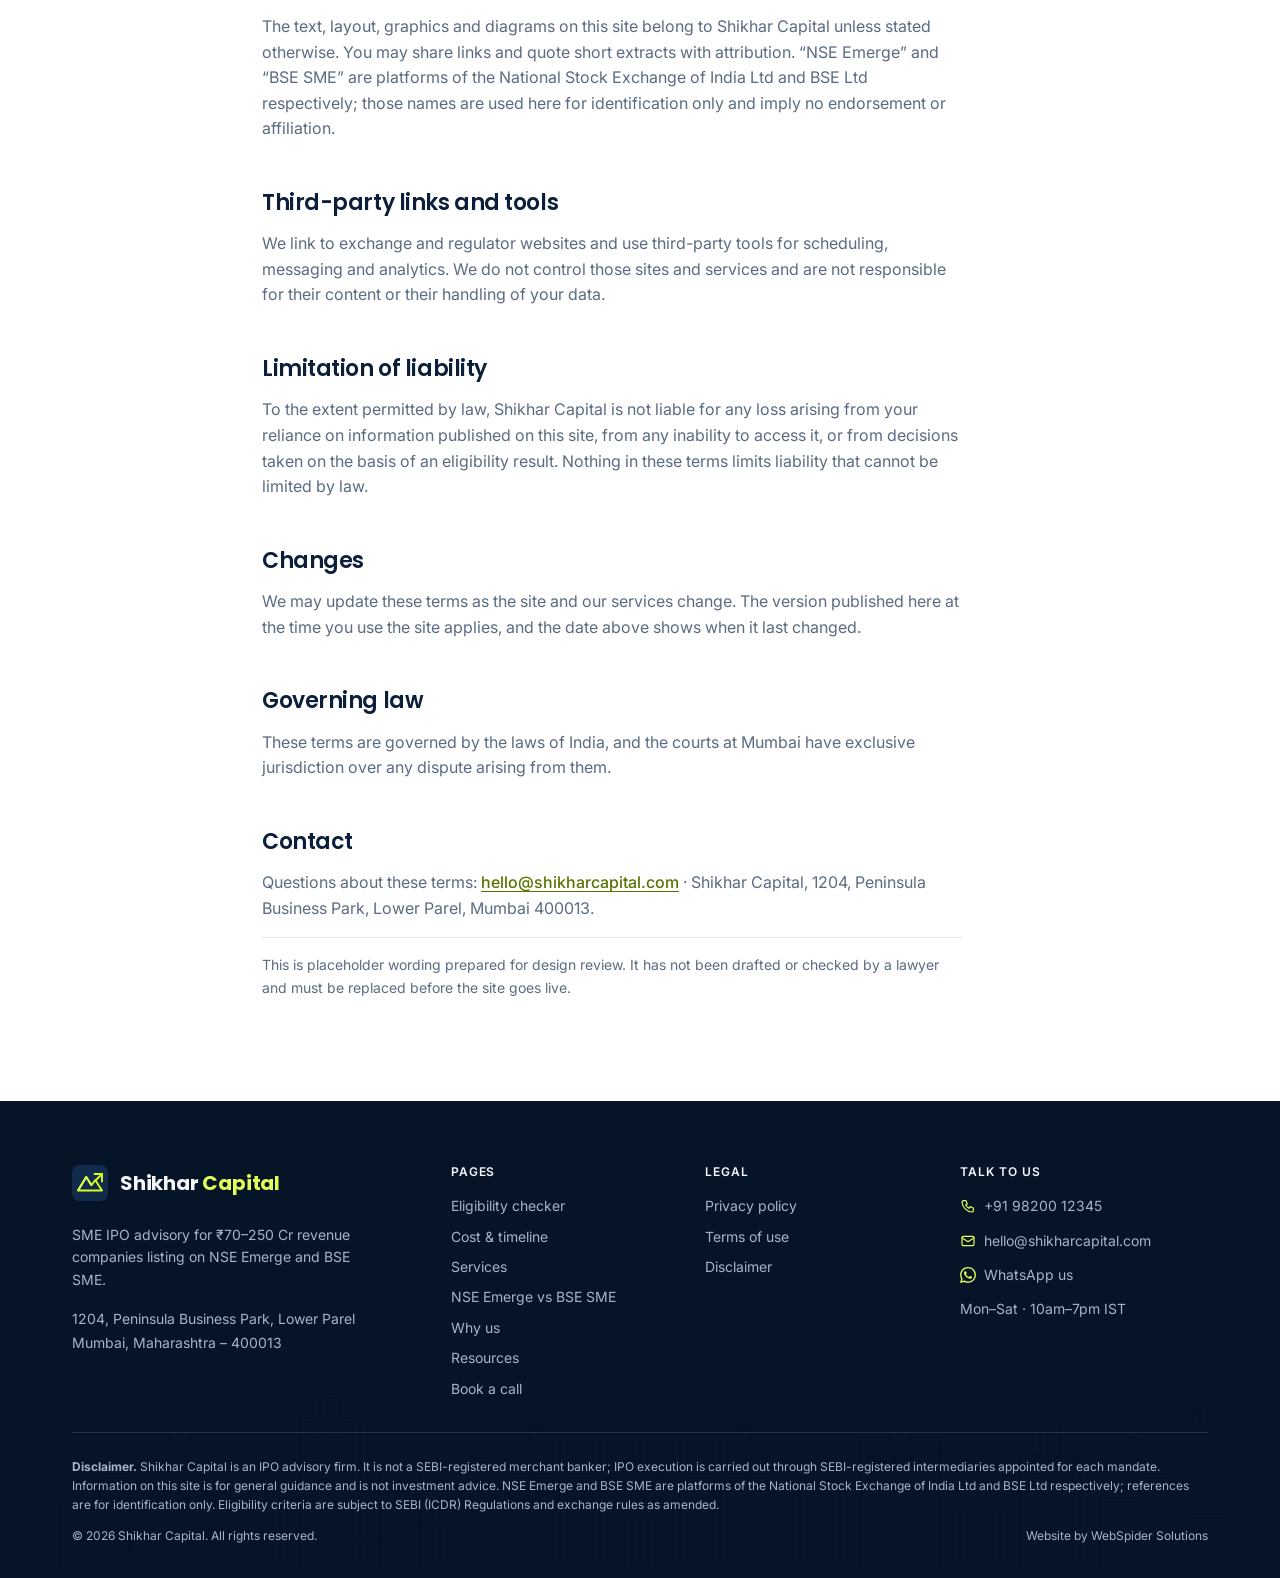
<file: v1/terms.html>
<!DOCTYPE html>
<html lang="en-IN">
<head>
  <meta charset="utf-8">
  <meta name="viewport" content="width=device-width, initial-scale=1">
  <title>Terms of Use | Shikhar Capital</title>
  <meta name="description" content="The terms on which you may use the Shikhar Capital website, including the limits of the information published here and the absence of any advisory relationship.">
  <!-- TODO: confirm production domain with client -->
  <link rel="canonical" href="https://www.shikharcapital.com/terms">
  <meta name="theme-color" content="#0B1F3A">

  <!-- Open Graph / Twitter -->
  <meta property="og:type" content="website">
  <meta property="og:site_name" content="Shikhar Capital">
  <meta property="og:title" content="Terms of Use — Shikhar Capital">
  <meta property="og:description" content="The terms on which this website is made available, and what using it does and does not create.">
  <meta property="og:url" content="https://www.shikharcapital.com/terms">
  <meta property="og:image" content="https://www.shikharcapital.com/images/og-home.jpg">
  <meta property="og:locale" content="en_IN">
  <meta name="twitter:card" content="summary_large_image">

  <!-- Fonts -->
  <link rel="preconnect" href="https://fonts.googleapis.com">
  <link rel="preconnect" href="https://fonts.gstatic.com" crossorigin>
  <link href="https://fonts.googleapis.com/css2?family=Inter:wght@400;500;600&family=Poppins:wght@500;600;700&display=swap" rel="stylesheet">

  <link rel="icon" href="images/logo-mark.svg" type="image/svg+xml">
  <link rel="stylesheet" href="assets/style.css">
  <script defer src="assets/main.js"></script>

  <!-- Structured data: Organization + ProfessionalService (placeholders marked XXXX) -->
  <script type="application/ld+json">
  {
    "@context": "https://schema.org",
    "@graph": [
      {
        "@type": "Organization",
        "@id": "https://www.shikharcapital.com/#org",
        "name": "Shikhar Capital",
        "url": "https://www.shikharcapital.com/",
        "logo": "https://www.shikharcapital.com/images/logo-mark.svg",
        "email": "hello@shikharcapital.com",
        "contactPoint": {
          "@type": "ContactPoint",
          "telephone": "+91-98200-12345",
          "contactType": "sales",
          "areaServed": "IN",
          "availableLanguage": ["en", "hi"]
        },
        "sameAs": ["https://www.linkedin.com/company/shikhar-capital"]
      },
      {
        "@type": "ProfessionalService",
        "@id": "https://www.shikharcapital.com/#service",
        "name": "Shikhar Capital — SME IPO Advisory",
        "parentOrganization": { "@id": "https://www.shikharcapital.com/#org" },
        "url": "https://www.shikharcapital.com/",
        "description": "SME IPO advisory for ₹70–250 Cr revenue companies listing on NSE Emerge and BSE SME. One advisor coordinates every intermediary from readiness check to listing day, with a single consolidated plan.",
        "telephone": "+91-98200-12345",
        "priceRange": "₹₹₹",
        "address": {
          "@type": "PostalAddress",
          "streetAddress": "1204, Peninsula Business Park, Lower Parel",
          "addressLocality": "Mumbai",
          "addressRegion": "Maharashtra",
          "postalCode": "400013",
          "addressCountry": "IN"
        },
        "areaServed": { "@type": "Country", "name": "India" },
        "serviceType": ["SME IPO Advisory", "NSE Emerge Listing", "BSE SME Listing"],
        "knowsAbout": ["SME IPO", "NSE Emerge", "BSE SME", "DRHP", "IPO readiness", "Merchant banker coordination"]
      }
    ]
  }
  </script>

  <!-- Structured data: BreadcrumbList (mirrors the visible breadcrumb) -->
  <script type="application/ld+json">
  {
    "@context": "https://schema.org",
    "@type": "BreadcrumbList",
    "itemListElement": [
      { "@type": "ListItem", "position": 1, "name": "Home", "item": "https://www.shikharcapital.com/" },
      { "@type": "ListItem", "position": 2, "name": "Terms of use", "item": "https://www.shikharcapital.com/terms" }
    ]
  }
  </script>
</head>
<body>

  <a class="skip-link" href="#main">Skip to content</a>

  <!-- ==================================================================
       SHARED: SITE HEADER — copy verbatim to every page.
       Keep in sync across all v1/*.html pages. Do not edit per page;
       aria-current is set by main.js.
       ================================================================== -->
  <header class="site-header">
    <div class="container site-header__inner">
      <a class="brand" href="index.html" aria-label="Shikhar Capital — home">
        <svg class="brand__mark" viewBox="0 0 48 48" aria-hidden="true" focusable="false">
          <rect width="48" height="48" rx="10" fill="#0B1F3A"/>
          <path d="M8 34 L19 16 L26 27 L31 20 L40 34 Z" fill="none" stroke="#D4FF1F" stroke-width="2.5" stroke-linejoin="round"/>
          <path d="M8 34 L19 16 L26 27" fill="none" stroke="#E0FF57" stroke-width="2.5" stroke-linejoin="round"/>
          <path d="M30 12 L40 12 L40 22" fill="none" stroke="#D4FF1F" stroke-width="2.5" stroke-linecap="round" stroke-linejoin="round"/>
          <path d="M40 12 L32 20" fill="none" stroke="#D4FF1F" stroke-width="2.5" stroke-linecap="round"/>
        </svg>
        <span class="brand__name">Shikhar <em>Capital</em></span>
      </a>

      <nav class="site-nav" id="site-nav" aria-label="Primary">
        <!-- On phones each link shows an icon tile + one-line description (.site-nav__desc); desktop shows the label only -->
        <ul class="site-nav__list">
          <li><a href="sme-ipo-eligibility.html"><span class="site-nav__icon" aria-hidden="true"><svg viewBox="0 0 24 24" fill="none" stroke="currentColor" stroke-width="1.8" stroke-linecap="round" stroke-linejoin="round"><path d="M9 12l2 2 4-4"/><path d="M12 3l8 4v5c0 5-3.5 8-8 9-4.5-1-8-4-8-9V7z"/></svg></span><span class="site-nav__text">Eligibility<small class="site-nav__desc">60-second readiness check</small></span></a></li>
          <li><a href="sme-ipo-cost-timeline.html"><span class="site-nav__icon" aria-hidden="true"><svg viewBox="0 0 24 24" fill="none" stroke="currentColor" stroke-width="1.8" stroke-linecap="round" stroke-linejoin="round"><circle cx="12" cy="12" r="9"/><path d="M12 7v5l3 2"/></svg></span><span class="site-nav__text">Cost &amp; Timeline<small class="site-nav__desc">What it costs, step by step</small></span></a></li>
          <li><a href="services.html"><span class="site-nav__icon" aria-hidden="true"><svg viewBox="0 0 24 24" fill="none" stroke="currentColor" stroke-width="1.8" stroke-linecap="round" stroke-linejoin="round"><path d="M12 3v18M5 8l7-5 7 5M5 16l7 5 7-5"/></svg></span><span class="site-nav__text">Services<small class="site-nav__desc">Pre-IPO · Execution · Post-listing</small></span></a></li>
          <li><a href="nse-emerge-vs-bse-sme.html"><span class="site-nav__icon" aria-hidden="true"><svg viewBox="0 0 24 24" fill="none" stroke="currentColor" stroke-width="1.8" stroke-linecap="round" stroke-linejoin="round"><path d="M4 19h16M6 16V9M10 16V5M14 16v-6M18 16V7"/></svg></span><span class="site-nav__text">NSE vs BSE<small class="site-nav__desc">Which platform fits you</small></span></a></li>
          <li><a href="about.html"><span class="site-nav__icon" aria-hidden="true"><svg viewBox="0 0 24 24" fill="none" stroke="currentColor" stroke-width="1.8" stroke-linecap="round" stroke-linejoin="round"><circle cx="12" cy="8" r="4"/><path d="M4 21a8 8 0 0 1 16 0"/></svg></span><span class="site-nav__text">Why Us<small class="site-nav__desc">One advisor, every intermediary</small></span></a></li>
          <li><a href="resources.html"><span class="site-nav__icon" aria-hidden="true"><svg viewBox="0 0 24 24" fill="none" stroke="currentColor" stroke-width="1.8" stroke-linecap="round" stroke-linejoin="round"><path d="M4 5h6a3 3 0 0 1 3 3v12a2 2 0 0 0-2-2H4z"/><path d="M20 5h-6a3 3 0 0 0-3 3v12a2 2 0 0 1 2-2h7z"/></svg></span><span class="site-nav__text">Resources<small class="site-nav__desc">Guides &amp; checklists</small></span></a></li>
        </ul>

        <!-- Phone-only footer of the menu -->
        <div class="site-nav__foot">
          <a class="btn btn--accent btn--block site-nav__cta" href="#book" data-book>
            <svg viewBox="0 0 24 24" fill="none" stroke="currentColor" stroke-width="1.8" stroke-linecap="round" stroke-linejoin="round" aria-hidden="true"><rect x="3" y="5" width="18" height="16" rx="2"/><path d="M3 10h18M8 3v4M16 3v4"/></svg>
            Book a readiness call
          </a>
          <div class="site-nav__quick">
            <a href="tel:+919820012345"><svg viewBox="0 0 24 24" fill="none" stroke="currentColor" stroke-width="1.8" stroke-linecap="round" stroke-linejoin="round" aria-hidden="true"><path d="M5 4h4l2 5-2.5 1.5a11 11 0 0 0 5 5L15 13l5 2v4a2 2 0 0 1-2 2A16 16 0 0 1 3 6a2 2 0 0 1 2-2z"/></svg>Call us</a>
            <a href="https://wa.me/919820012345?text=Hi%20Shikhar%20Capital%2C%20I%27d%20like%20to%20check%20if%20my%20company%20is%20SME%20IPO-ready." target="_blank" rel="noopener"><svg viewBox="0 0 24 24" fill="currentColor" aria-hidden="true"><path d="M17.472 14.382c-.297-.149-1.758-.867-2.03-.967-.273-.099-.471-.148-.67.15-.197.297-.767.966-.94 1.164-.173.199-.347.223-.644.075-.297-.15-1.255-.463-2.39-1.475-.883-.788-1.48-1.761-1.653-2.059-.173-.297-.018-.458.13-.606.134-.133.298-.347.446-.52.149-.174.198-.298.298-.497.099-.198.05-.371-.025-.52-.075-.149-.669-1.612-.916-2.207-.242-.579-.487-.5-.669-.51-.173-.008-.371-.01-.57-.01-.198 0-.52.074-.792.372-.272.297-1.04 1.016-1.04 2.479 0 1.462 1.065 2.875 1.213 3.074.149.198 2.096 3.2 5.077 4.487.709.306 1.262.489 1.694.625.712.227 1.36.195 1.871.118.571-.085 1.758-.719 2.006-1.413.248-.694.248-1.289.173-1.413-.074-.124-.272-.198-.57-.347m-5.421 7.403h-.004a9.87 9.87 0 01-5.031-1.378l-.361-.214-3.741.982.998-3.648-.235-.374a9.86 9.86 0 01-1.51-5.26c.001-5.45 4.436-9.884 9.888-9.884 2.64 0 5.122 1.03 6.988 2.898a9.825 9.825 0 012.893 6.994c-.003 5.45-4.437 9.885-9.885 9.885m8.413-18.297A11.815 11.815 0 0012.05 0C5.495 0 .16 5.335.157 11.892c0 2.096.547 4.142 1.588 5.945L.057 24l6.305-1.654a11.882 11.882 0 005.683 1.448h.005c6.554 0 11.89-5.335 11.893-11.893a11.821 11.821 0 00-3.48-8.413Z"/></svg>WhatsApp</a>
          </div>
          <!-- SAMPLE DATA: contact details -->
          <p class="site-nav__contact"><a href="mailto:hello@shikharcapital.com">hello@shikharcapital.com</a><span>Mon–Sat · 10am–7pm IST · Reply within 15 min</span></p>
        </div>
      </nav>

      <div class="site-header__right">
        <a class="btn btn--accent btn--sm site-header__cta" href="#book" data-book>
          <span class="site-header__cta-icon" aria-hidden="true"><svg viewBox="0 0 24 24" fill="none" stroke="currentColor" stroke-width="2" stroke-linecap="round" stroke-linejoin="round"><path d="M5 4h4l2 5-2.5 1.5a11 11 0 0 0 5 5L15 13l5 2v4a2 2 0 0 1-2 2A16 16 0 0 1 3 6a2 2 0 0 1 2-2z"/></svg></span>
          <span>Book a Call</span>
          <svg class="site-header__cta-arrow" viewBox="0 0 24 24" fill="none" stroke="currentColor" stroke-width="2.4" stroke-linecap="round" stroke-linejoin="round" aria-hidden="true"><path d="M5 12h14M13 6l6 6-6 6"/></svg>
        </a>
        <button class="nav-toggle" type="button" aria-expanded="false" aria-controls="site-nav" aria-label="Open menu">
          <svg class="icon-menu" viewBox="0 0 24 24" fill="none" stroke="currentColor" stroke-width="2" stroke-linecap="round" aria-hidden="true"><path d="M4 7h16M4 12h16M4 17h16"/></svg>
          <svg class="icon-close" viewBox="0 0 24 24" fill="none" stroke="currentColor" stroke-width="2" stroke-linecap="round" aria-hidden="true"><path d="M6 6l12 12M18 6L6 18"/></svg>
        </button>
      </div>
    </div>
  </header>
  <!-- /SHARED: SITE HEADER -->

  <main id="main">

    <!-- ============================ PAGE HERO ============================ -->
    <section class="page-hero" aria-labelledby="page-title">
      <img class="page-hero__bg" src="images/cta-bg.webp" alt="" width="1920" height="800" loading="lazy" decoding="async">
      <div class="container container--narrow page-hero__inner">
        <div class="page-hero__content">
          <nav class="crumbs" aria-label="Breadcrumb">
            <ol>
              <li><a href="index.html">Home</a></li>
              <li aria-current="page">Terms of use</li>
            </ol>
          </nav>
          <span class="eyebrow">Legal</span>
          <h1 id="page-title">Terms of use</h1>
          <p class="lead">The terms on which this website is made available, and what using it does and does not create.</p>
          <!-- SAMPLE DATA: date + the whole document below are placeholder text for the client's counsel -->
          <p class="note"><span data-placeholder>Last updated: 22 September 2026</span> · Sample text for legal review</p>
        </div>
      </div>
    </section>

    <!-- ============================ TERMS ============================ -->
    <section class="section">
      <div class="container container--narrow">
        <!-- SAMPLE DATA: placeholder terms copy — must be reviewed and replaced by the client's legal counsel -->
        <div class="prose" data-placeholder>
          <h2>Accepting these terms</h2>
          <p>This website is operated by Shikhar Capital. By browsing it, using the eligibility checker or sending us an enquiry, you accept these terms. If you do not accept them, please do not use the site.</p>

          <h2>No advice and no advisory relationship</h2>
          <p>Everything published here — including the eligibility checker result, cost ranges and the listing roadmap — is general information about the SME IPO process. It is not investment advice, legal advice, tax advice or a recommendation to list, and it does not take your particular circumstances into account.</p>
          <p>Using the checker or booking a call does not make you our client. An advisory relationship begins only when we and you sign a written engagement letter that sets out the scope, fees and responsibilities on both sides.</p>

          <h2>Accuracy of information</h2>
          <p>We prepare this site carefully, but eligibility norms, fees and exchange requirements change. SEBI (ICDR) Regulations, exchange circulars and Companies Act requirements as amended at the time of your filing will govern your transaction, not this website. Figures shown as ranges are indicative and must be confirmed for your issue size before you rely on them.</p>

          <h2>Your information</h2>
          <p>You agree that the details you give us — including the answers you select in the eligibility checker — are accurate to the best of your knowledge. A result based on inaccurate answers is not meaningful. We handle what you share in line with our <a href="privacy.html">privacy policy</a>.</p>

          <h2>Acceptable use</h2>
          <ul>
            <li>Do not use the site for any unlawful purpose, or in a way that interferes with its operation.</li>
            <li>Do not attempt to gain access to systems or data that are not intended for you.</li>
            <li>Do not scrape, copy or republish substantial parts of the content without our written permission.</li>
          </ul>

          <h2>Intellectual property</h2>
          <p>The text, layout, graphics and diagrams on this site belong to Shikhar Capital unless stated otherwise. You may share links and quote short extracts with attribution. &ldquo;NSE Emerge&rdquo; and &ldquo;BSE SME&rdquo; are platforms of the National Stock Exchange of India Ltd and BSE Ltd respectively; those names are used here for identification only and imply no endorsement or affiliation.</p>

          <h2>Third-party links and tools</h2>
          <p>We link to exchange and regulator websites and use third-party tools for scheduling, messaging and analytics. We do not control those sites and services and are not responsible for their content or their handling of your data.</p>

          <h2>Limitation of liability</h2>
          <p>To the extent permitted by law, Shikhar Capital is not liable for any loss arising from your reliance on information published on this site, from any inability to access it, or from decisions taken on the basis of an eligibility result. Nothing in these terms limits liability that cannot be limited by law.</p>

          <h2>Changes</h2>
          <p>We may update these terms as the site and our services change. The version published here at the time you use the site applies, and the date above shows when it last changed.</p>

          <h2>Governing law</h2>
          <p>These terms are governed by the laws of India, and the courts at Mumbai have exclusive jurisdiction over any dispute arising from them.</p>

          <h2>Contact</h2>
          <p>Questions about these terms: <a href="mailto:hello@shikharcapital.com">hello@shikharcapital.com</a> · Shikhar Capital, 1204, Peninsula Business Park, Lower Parel, Mumbai&nbsp;400013.</p>

          <p class="note prose__meta">This is placeholder wording prepared for design review. It has not been drafted or checked by a lawyer and must be replaced before the site goes live.</p>
        </div>
      </div>
    </section>
  </main>

  <!-- ==================================================================
       SHARED: SITE FOOTER — copy verbatim to every page.
       Keep in sync across all v1/*.html pages.
       ================================================================== -->
  <footer class="site-footer">
    <div class="container">
      <div class="footer__grid">
        <div>
          <a class="brand" href="index.html" aria-label="Shikhar Capital — home">
            <svg class="brand__mark" viewBox="0 0 48 48" aria-hidden="true" focusable="false">
              <rect width="48" height="48" rx="10" fill="#122B4D"/>
              <path d="M8 34 L19 16 L26 27 L31 20 L40 34 Z" fill="none" stroke="#D4FF1F" stroke-width="2.5" stroke-linejoin="round"/>
              <path d="M8 34 L19 16 L26 27" fill="none" stroke="#E0FF57" stroke-width="2.5" stroke-linejoin="round"/>
              <path d="M30 12 L40 12 L40 22" fill="none" stroke="#D4FF1F" stroke-width="2.5" stroke-linecap="round" stroke-linejoin="round"/>
              <path d="M40 12 L32 20" fill="none" stroke="#D4FF1F" stroke-width="2.5" stroke-linecap="round"/>
            </svg>
            <span class="brand__name">Shikhar <em>Capital</em></span>
          </a>
          <p class="footer__blurb">SME IPO advisory for ₹70–250 Cr revenue companies listing on NSE Emerge and BSE SME.</p>
          <!-- SAMPLE DATA: office address -->
          <address class="footer__addr">
            <span data-placeholder>1204, Peninsula Business Park, Lower Parel</span><br>
            <span data-placeholder>Mumbai, Maharashtra – 400013</span>
          </address>
        </div>

        <div>
          <h2 class="footer__title">Pages</h2>
          <ul class="footer__links">
            <li><a href="sme-ipo-eligibility.html">Eligibility checker</a></li>
            <li><a href="sme-ipo-cost-timeline.html">Cost &amp; timeline</a></li>
            <li><a href="services.html">Services</a></li>
            <li><a href="nse-emerge-vs-bse-sme.html">NSE Emerge vs BSE SME</a></li>
            <li><a href="about.html">Why us</a></li>
            <li><a href="resources.html">Resources</a></li>
            <li><a href="#book" data-book>Book a call</a></li>
          </ul>
        </div>

        <div>
          <h2 class="footer__title">Legal</h2>
          <ul class="footer__links">
            <li><a href="privacy.html">Privacy policy</a></li>
            <li><a href="terms.html">Terms of use</a></li>
            <li><a href="disclaimer.html">Disclaimer</a></li>
          </ul>
        </div>

        <div>
          <h2 class="footer__title">Talk to us</h2>
          <div class="footer__contact">
            <!-- SAMPLE DATA: phone, email -->
            <a href="tel:+919820012345"><svg viewBox="0 0 24 24" fill="none" stroke="currentColor" stroke-width="1.8" stroke-linecap="round" stroke-linejoin="round" aria-hidden="true"><path d="M5 4h4l2 5-2.5 1.5a11 11 0 0 0 5 5L15 13l5 2v4a2 2 0 0 1-2 2A16 16 0 0 1 3 6a2 2 0 0 1 2-2z"/></svg><span data-placeholder>+91 98200 12345</span></a>
            <a href="mailto:hello@shikharcapital.com"><svg viewBox="0 0 24 24" fill="none" stroke="currentColor" stroke-width="1.8" stroke-linecap="round" stroke-linejoin="round" aria-hidden="true"><rect x="3" y="5" width="18" height="14" rx="2"/><path d="M3 7l9 6 9-6"/></svg><span data-placeholder>hello@shikharcapital.com</span></a>
            <a href="https://wa.me/919820012345?text=Hi%20Shikhar%20Capital%2C%20I%27d%20like%20to%20check%20if%20my%20company%20is%20SME%20IPO-ready.%20Company%3A%20___%20%7C%20Revenue%20(FY)%3A%20___%20%7C%20City%3A%20___" target="_blank" rel="noopener"><svg viewBox="0 0 24 24" fill="currentColor" aria-hidden="true"><path d="M17.472 14.382c-.297-.149-1.758-.867-2.03-.967-.273-.099-.471-.148-.67.15-.197.297-.767.966-.94 1.164-.173.199-.347.223-.644.075-.297-.15-1.255-.463-2.39-1.475-.883-.788-1.48-1.761-1.653-2.059-.173-.297-.018-.458.13-.606.134-.133.298-.347.446-.52.149-.174.198-.298.298-.497.099-.198.05-.371-.025-.52-.075-.149-.669-1.612-.916-2.207-.242-.579-.487-.5-.669-.51-.173-.008-.371-.01-.57-.01-.198 0-.52.074-.792.372-.272.297-1.04 1.016-1.04 2.479 0 1.462 1.065 2.875 1.213 3.074.149.198 2.096 3.2 5.077 4.487.709.306 1.262.489 1.694.625.712.227 1.36.195 1.871.118.571-.085 1.758-.719 2.006-1.413.248-.694.248-1.289.173-1.413-.074-.124-.272-.198-.57-.347m-5.421 7.403h-.004a9.87 9.87 0 01-5.031-1.378l-.361-.214-3.741.982.998-3.648-.235-.374a9.86 9.86 0 01-1.51-5.26c.001-5.45 4.436-9.884 9.888-9.884 2.64 0 5.122 1.03 6.988 2.898a9.825 9.825 0 012.893 6.994c-.003 5.45-4.437 9.885-9.885 9.885m8.413-18.297A11.815 11.815 0 0012.05 0C5.495 0 .16 5.335.157 11.892c0 2.096.547 4.142 1.588 5.945L.057 24l6.305-1.654a11.882 11.882 0 005.683 1.448h.005c6.554 0 11.89-5.335 11.893-11.893a11.821 11.821 0 00-3.48-8.413Z"/></svg>WhatsApp us</a>
            <span>Mon–Sat · 10am–7pm IST</span>
          </div>
        </div>
      </div>

      <div class="footer__legal">
        <!-- SAMPLE DATA: disclaimer wording for legal review; must align with Google financial-services ad policy -->
        <p><strong>Disclaimer.</strong> Shikhar Capital is an IPO advisory firm. It is not a SEBI-registered merchant banker; IPO execution is carried out through SEBI-registered intermediaries appointed for each mandate. Information on this site is for general guidance and is not investment advice. NSE Emerge and BSE SME are platforms of the National Stock Exchange of India Ltd and BSE Ltd respectively; references are for identification only. Eligibility criteria are subject to SEBI (ICDR) Regulations and exchange rules as amended.</p>
        <div class="footer__copy">
          <span>© <span data-year>2026</span> Shikhar Capital. All rights reserved.</span>
          <span>Website by <a href="https://webspidersolutions.com" rel="noopener" target="_blank">WebSpider Solutions</a></span>
        </div>
      </div>
    </div>
  </footer>
  <!-- /SHARED: SITE FOOTER -->

  <!-- ==================================================================
       SHARED: ALWAYS-ON WIDGETS — copy verbatim to every page.
       Mobile bottom bar + "Book a call" split-screen dialog (opened by any [data-book] link;
       replaces the former book.html page). WhatsApp float + callback widget removed by the client.
       ================================================================== -->
  <dialog class="book" id="book" aria-labelledby="book-title">
    <div class="book__panel">
      <button class="book__close" type="button" data-book-close aria-label="Close">
        <svg viewBox="0 0 24 24" fill="none" stroke="currentColor" stroke-width="2.2" stroke-linecap="round" aria-hidden="true"><path d="M6 6l12 12M18 6L6 18"/></svg>
      </button>

      <!-- Left: what the call is -->
      <aside class="book__aside">
        <span class="book__handle" aria-hidden="true"></span>
        <img class="book__bg" src="images/cta-bg.webp" alt="" width="1920" height="800" loading="lazy" decoding="async">
        <div class="book__aside-body">
          <span class="book__eyebrow">Readiness call · 20 minutes</span>
          <h2 class="book__title" id="book-title">Twenty minutes with an advisor. No pitch.</h2>
          <p class="book__sub">We look at your numbers, tell you honestly where you stand, and what the next two steps would be.</p>
          <ul class="book__list">
            <li><svg viewBox="0 0 24 24" fill="none" stroke="currentColor" stroke-width="2.5" stroke-linecap="round" stroke-linejoin="round" aria-hidden="true"><path d="M5 12.5l4.5 4.5L19 7.5"/></svg>A first read on NSE Emerge / BSE SME eligibility</li>
            <li><svg viewBox="0 0 24 24" fill="none" stroke="currentColor" stroke-width="2.5" stroke-linecap="round" stroke-linejoin="round" aria-hidden="true"><path d="M5 12.5l4.5 4.5L19 7.5"/></svg>A realistic cost band for your issue size</li>
            <li><svg viewBox="0 0 24 24" fill="none" stroke="currentColor" stroke-width="2.5" stroke-linecap="round" stroke-linejoin="round" aria-hidden="true"><path d="M5 12.5l4.5 4.5L19 7.5"/></svg>Your next two steps, in writing, the same day</li>
          </ul>
          <!-- SAMPLE DATA: advisor name -->
          <div class="book__advisor">
            <img src="images/founder-face.webp" alt="" width="400" height="400" loading="lazy" decoding="async">
            <span><b><span data-placeholder>Ajay</span></b><small>Founder · takes every readiness call</small></span>
          </div>
          <p class="book__trust">Free · No obligation · Mon–Sat, 10am–7pm IST</p>
        </div>
      </aside>

      <!-- Right: the form -->
      <div class="book__main">
        <form class="book-form" id="book-form" novalidate aria-label="Book a readiness call">
          <div class="book-form__head">
            <h3>Book your call</h3>
            <p>Fill this in and we confirm a slot on WhatsApp within 15 minutes on working days.</p>
          </div>
          <div class="book-form__fields">
            <div class="book-form__row">
              <div class="field">
                <label for="bk-name">Your name</label>
                <input class="input" id="bk-name" name="name" type="text" autocomplete="name" required aria-describedby="bk-name-error" placeholder="Your name">
                <span class="field__error" id="bk-name-error" aria-live="polite"></span>
              </div>
              <div class="field">
                <label for="bk-company">Company name</label>
                <input class="input" id="bk-company" name="company" type="text" autocomplete="organization" required aria-describedby="bk-company-error" placeholder="Company name">
                <span class="field__error" id="bk-company-error" aria-live="polite"></span>
              </div>
            </div>
            <div class="book-form__row">
              <div class="field">
                <label for="bk-mobile">Mobile / WhatsApp</label>
                <input class="input" id="bk-mobile" name="mobile" type="tel" inputmode="numeric" autocomplete="tel-national" required aria-describedby="bk-mobile-error" placeholder="Mobile / WhatsApp (10 digits)">
                <span class="field__error" id="bk-mobile-error" aria-live="polite"></span>
              </div>
              <div class="field">
                <label for="bk-email">Email <span class="field__opt">(optional)</span></label>
                <input class="input" id="bk-email" name="email" type="email" autocomplete="email" aria-describedby="bk-email-error" placeholder="Email (optional)">
                <span class="field__error" id="bk-email-error" aria-live="polite"></span>
              </div>
            </div>
            <div class="book-form__row">
              <div class="field">
                <label for="bk-revenue">Annual revenue (last FY)</label>
                <select class="input input--select" id="bk-revenue" name="revenue" required aria-describedby="bk-revenue-error">
                  <option value="" selected disabled>Annual revenue (last FY)</option>
                  <option value="under-70">Under ₹70 Cr</option>
                  <option value="70-150">₹70–150 Cr</option>
                  <option value="150-250">₹150–250 Cr</option>
                  <option value="over-250">Over ₹250 Cr</option>
                </select>
                <span class="field__error" id="bk-revenue-error" aria-live="polite"></span>
              </div>
              <div class="field">
                <label for="bk-slot">Preferred time</label>
                <select class="input input--select" id="bk-slot" name="slot" required aria-describedby="bk-slot-error">
                  <option value="" selected disabled>Preferred time window</option>
                  <option value="morning">Morning · 10am–1pm</option>
                  <option value="afternoon">Afternoon · 1pm–4pm</option>
                  <option value="evening">Evening · 4pm–7pm</option>
                </select>
                <span class="field__error" id="bk-slot-error" aria-live="polite"></span>
              </div>
            </div>
            <input type="hidden" name="page" value="">
            <button class="btn btn--accent btn--block" type="submit">
              Book my readiness call
              <svg viewBox="0 0 24 24" fill="none" stroke="currentColor" stroke-width="2.2" stroke-linecap="round" stroke-linejoin="round" aria-hidden="true"><path d="M5 12h14M13 6l6 6-6 6"/></svg>
            </button>
            <p class="book-form__note">
              <svg viewBox="0 0 24 24" fill="none" stroke="currentColor" stroke-width="2" stroke-linecap="round" stroke-linejoin="round" aria-hidden="true"><path d="M12 3l8 4v5c0 5-3.5 8-8 9-4.5-1-8-4-8-9V7z"/><path d="M9 12l2 2 4-4"/></svg>
              Your details stay with Shikhar Capital.
            </p>
          </div>
          <div class="book-form__success" tabindex="-1" hidden>
            <span class="book-form__success-icon" aria-hidden="true">
              <svg viewBox="0 0 24 24" fill="none" stroke="currentColor" stroke-width="2.5" stroke-linecap="round" stroke-linejoin="round"><path d="M5 12.5l4.5 4.5L19 7.5"/></svg>
            </span>
            <h3>You're booked in.</h3>
            <p>We'll confirm your slot on WhatsApp within 15 minutes (Mon–Sat, 10am–7pm IST). Want to jump the queue? <a class="link" href="https://wa.me/919820012345?text=Hi%20Shikhar%20Capital%2C%20I%20just%20booked%20a%20readiness%20call." target="_blank" rel="noopener">Message us now</a>.</p>
            <button class="btn btn--outline btn--sm" type="button" data-book-close>Done</button>
          </div>
        </form>
      </div>
    </div>
  </dialog>

  <nav class="mobile-bar" aria-label="Quick actions">
    <a class="mobile-bar__cta" href="tel:+919820012345"><svg viewBox="0 0 24 24" fill="none" stroke="currentColor" stroke-width="2" stroke-linecap="round" stroke-linejoin="round" aria-hidden="true"><path d="M5 4h4l2 5-2.5 1.5a11 11 0 0 0 5 5L15 13l5 2v4a2 2 0 0 1-2 2A16 16 0 0 1 3 6a2 2 0 0 1 2-2z"/></svg>Call us</a>
    <a class="mobile-bar__cta" href="https://wa.me/919820012345?text=Hi%20Shikhar%20Capital%2C%20I%27d%20like%20to%20check%20if%20my%20company%20is%20SME%20IPO-ready.%20Company%3A%20___%20%7C%20Revenue%20(FY)%3A%20___%20%7C%20City%3A%20___" target="_blank" rel="noopener"><svg viewBox="0 0 24 24" fill="currentColor" aria-hidden="true"><path d="M17.472 14.382c-.297-.149-1.758-.867-2.03-.967-.273-.099-.471-.148-.67.15-.197.297-.767.966-.94 1.164-.173.199-.347.223-.644.075-.297-.15-1.255-.463-2.39-1.475-.883-.788-1.48-1.761-1.653-2.059-.173-.297-.018-.458.13-.606.134-.133.298-.347.446-.52.149-.174.198-.298.298-.497.099-.198.05-.371-.025-.52-.075-.149-.669-1.612-.916-2.207-.242-.579-.487-.5-.669-.51-.173-.008-.371-.01-.57-.01-.198 0-.52.074-.792.372-.272.297-1.04 1.016-1.04 2.479 0 1.462 1.065 2.875 1.213 3.074.149.198 2.096 3.2 5.077 4.487.709.306 1.262.489 1.694.625.712.227 1.36.195 1.871.118.571-.085 1.758-.719 2.006-1.413.248-.694.248-1.289.173-1.413-.074-.124-.272-.198-.57-.347m-5.421 7.403h-.004a9.87 9.87 0 01-5.031-1.378l-.361-.214-3.741.982.998-3.648-.235-.374a9.86 9.86 0 01-1.51-5.26c.001-5.45 4.436-9.884 9.888-9.884 2.64 0 5.122 1.03 6.988 2.898a9.825 9.825 0 012.893 6.994c-.003 5.45-4.437 9.885-9.885 9.885m8.413-18.297A11.815 11.815 0 0012.05 0C5.495 0 .16 5.335.157 11.892c0 2.096.547 4.142 1.588 5.945L.057 24l6.305-1.654a11.882 11.882 0 005.683 1.448h.005c6.554 0 11.89-5.335 11.893-11.893a11.821 11.821 0 00-3.48-8.413Z"/></svg>WhatsApp</a>
  </nav>
  <!-- /SHARED: ALWAYS-ON WIDGETS -->

</body>
</html>
</file>
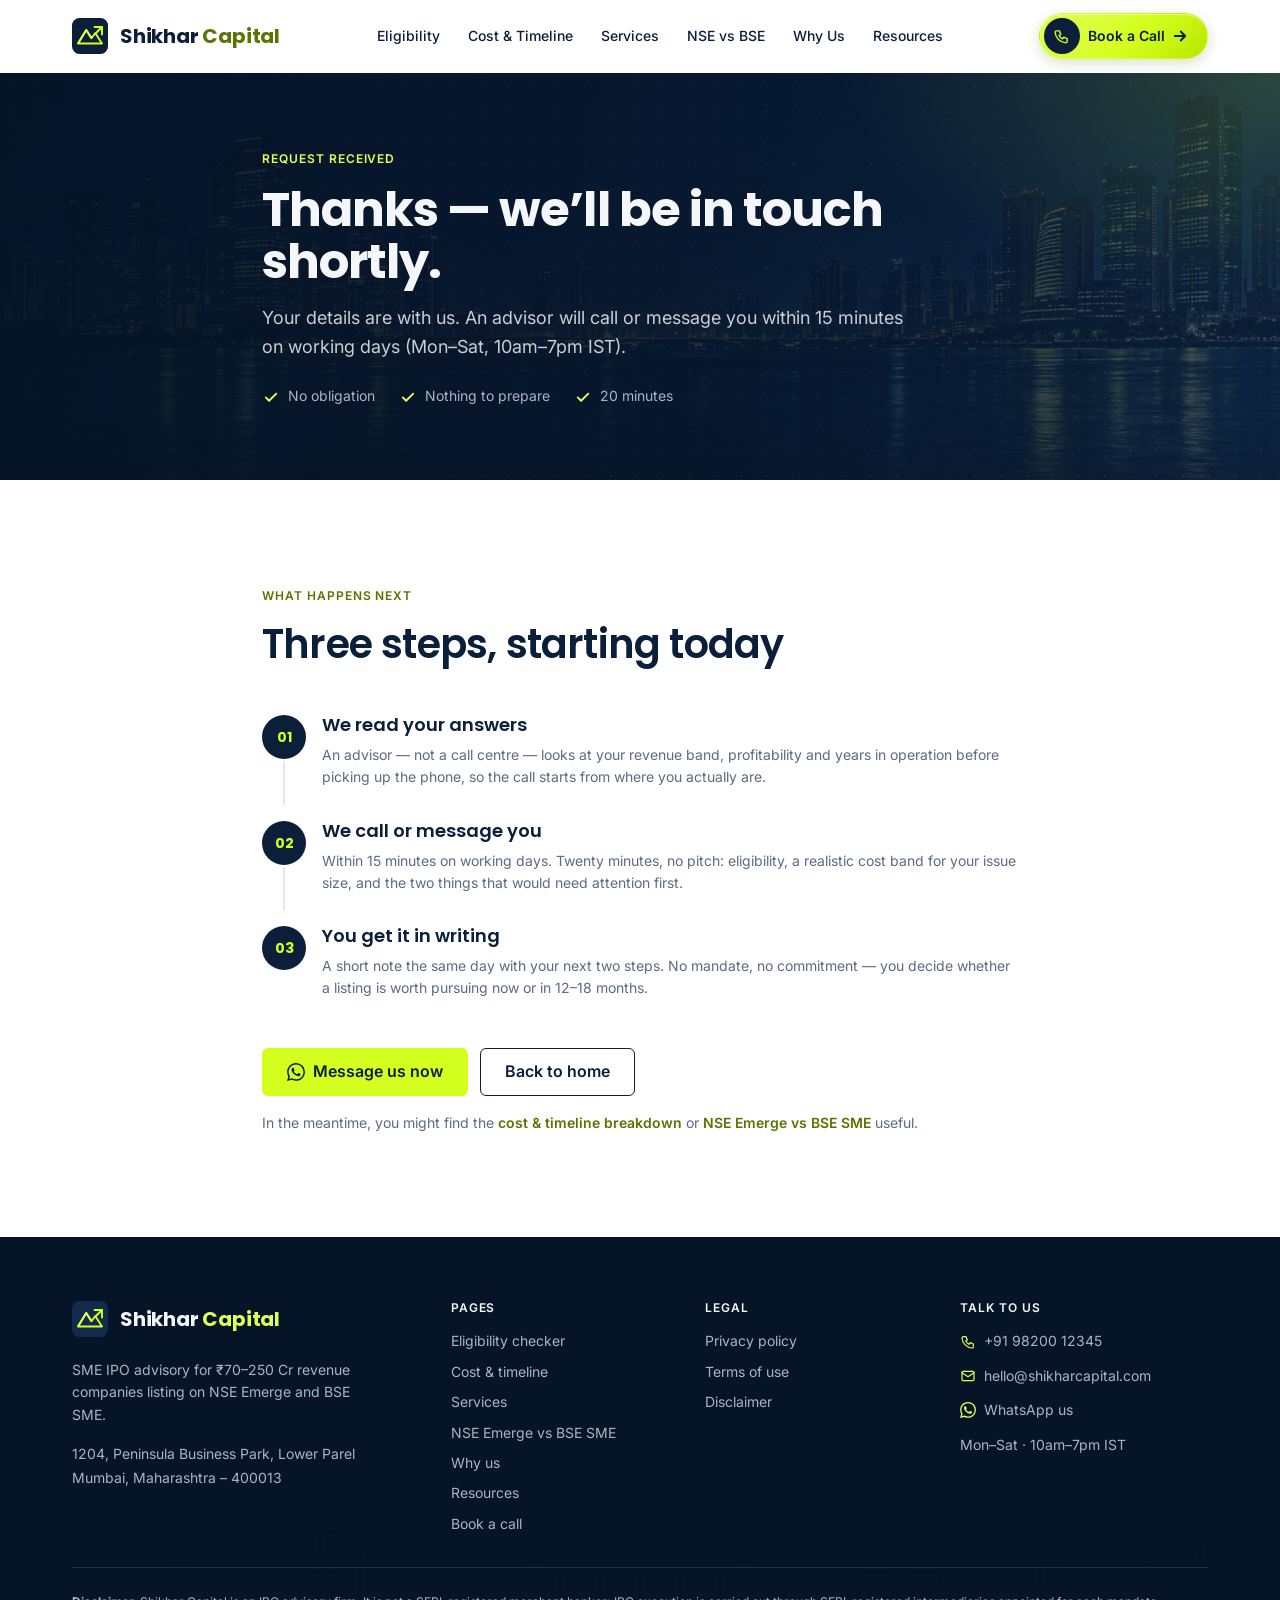
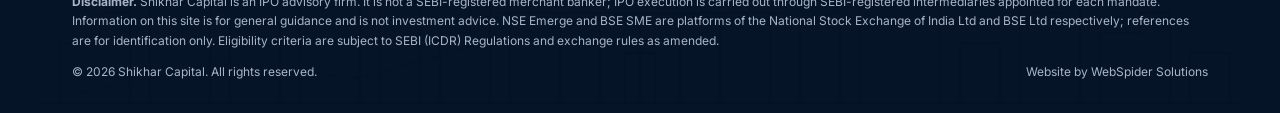
<file: v1/thank-you.html>
<!DOCTYPE html>
<html lang="en-IN">
<head>
  <meta charset="utf-8">
  <meta name="viewport" content="width=device-width, initial-scale=1">
  <title>Thanks — we'll be in touch | Shikhar Capital</title>
  <meta name="description" content="We have your details and will call you back shortly.">
  <meta name="robots" content="noindex, nofollow">
  <meta name="theme-color" content="#0B1F3A">

  <!-- Open Graph / Twitter -->
  <meta property="og:type" content="website">
  <meta property="og:site_name" content="Shikhar Capital">
  <meta property="og:title" content="Thanks — we'll be in touch">
  <meta property="og:description" content="We have your details and will call you back shortly.">
  <meta property="og:image" content="https://www.shikharcapital.com/images/og-home.jpg">
  <meta property="og:locale" content="en_IN">
  <meta name="twitter:card" content="summary_large_image">

  <!-- Fonts -->
  <link rel="preconnect" href="https://fonts.googleapis.com">
  <link rel="preconnect" href="https://fonts.gstatic.com" crossorigin>
  <link href="https://fonts.googleapis.com/css2?family=Inter:wght@400;500;600&family=Poppins:wght@500;600;700&display=swap" rel="stylesheet">

  <link rel="icon" href="images/logo-mark.svg" type="image/svg+xml">
  <link rel="stylesheet" href="assets/style.css">
  <script defer src="assets/main.js"></script>

  <!-- Structured data: Organization + ProfessionalService (placeholders marked XXXX) -->
  <script type="application/ld+json">
  {
    "@context": "https://schema.org",
    "@graph": [
      {
        "@type": "Organization",
        "@id": "https://www.shikharcapital.com/#org",
        "name": "Shikhar Capital",
        "url": "https://www.shikharcapital.com/",
        "logo": "https://www.shikharcapital.com/images/logo-mark.svg",
        "email": "hello@shikharcapital.com",
        "contactPoint": {
          "@type": "ContactPoint",
          "telephone": "+91-98200-12345",
          "contactType": "sales",
          "areaServed": "IN",
          "availableLanguage": ["en", "hi"]
        },
        "sameAs": ["https://www.linkedin.com/company/shikhar-capital"]
      },
      {
        "@type": "ProfessionalService",
        "@id": "https://www.shikharcapital.com/#service",
        "name": "Shikhar Capital — SME IPO Advisory",
        "parentOrganization": { "@id": "https://www.shikharcapital.com/#org" },
        "url": "https://www.shikharcapital.com/",
        "description": "SME IPO advisory for ₹70–250 Cr revenue companies listing on NSE Emerge and BSE SME. One advisor coordinates every intermediary from readiness check to listing day, with a single consolidated plan.",
        "telephone": "+91-98200-12345",
        "priceRange": "₹₹₹",
        "address": {
          "@type": "PostalAddress",
          "streetAddress": "1204, Peninsula Business Park, Lower Parel",
          "addressLocality": "Mumbai",
          "addressRegion": "Maharashtra",
          "postalCode": "400013",
          "addressCountry": "IN"
        },
        "areaServed": { "@type": "Country", "name": "India" },
        "serviceType": ["SME IPO Advisory", "NSE Emerge Listing", "BSE SME Listing"],
        "knowsAbout": ["SME IPO", "NSE Emerge", "BSE SME", "DRHP", "IPO readiness", "Merchant banker coordination"]
      }
    ]
  }
  </script>
</head>
<body>

  <a class="skip-link" href="#main">Skip to content</a>

  <!-- ==================================================================
       SHARED: SITE HEADER — copy verbatim to every page.
       Keep in sync across all v1/*.html pages. Do not edit per page;
       aria-current is set by main.js.
       ================================================================== -->
  <header class="site-header">
    <div class="container site-header__inner">
      <a class="brand" href="index.html" aria-label="Shikhar Capital — home">
        <svg class="brand__mark" viewBox="0 0 48 48" aria-hidden="true" focusable="false">
          <rect width="48" height="48" rx="10" fill="#0B1F3A"/>
          <path d="M8 34 L19 16 L26 27 L31 20 L40 34 Z" fill="none" stroke="#D4FF1F" stroke-width="2.5" stroke-linejoin="round"/>
          <path d="M8 34 L19 16 L26 27" fill="none" stroke="#E0FF57" stroke-width="2.5" stroke-linejoin="round"/>
          <path d="M30 12 L40 12 L40 22" fill="none" stroke="#D4FF1F" stroke-width="2.5" stroke-linecap="round" stroke-linejoin="round"/>
          <path d="M40 12 L32 20" fill="none" stroke="#D4FF1F" stroke-width="2.5" stroke-linecap="round"/>
        </svg>
        <span class="brand__name">Shikhar <em>Capital</em></span>
      </a>

      <nav class="site-nav" id="site-nav" aria-label="Primary">
        <!-- On phones each link shows an icon tile + one-line description (.site-nav__desc); desktop shows the label only -->
        <ul class="site-nav__list">
          <li><a href="sme-ipo-eligibility.html"><span class="site-nav__icon" aria-hidden="true"><svg viewBox="0 0 24 24" fill="none" stroke="currentColor" stroke-width="1.8" stroke-linecap="round" stroke-linejoin="round"><path d="M9 12l2 2 4-4"/><path d="M12 3l8 4v5c0 5-3.5 8-8 9-4.5-1-8-4-8-9V7z"/></svg></span><span class="site-nav__text">Eligibility<small class="site-nav__desc">60-second readiness check</small></span></a></li>
          <li><a href="sme-ipo-cost-timeline.html"><span class="site-nav__icon" aria-hidden="true"><svg viewBox="0 0 24 24" fill="none" stroke="currentColor" stroke-width="1.8" stroke-linecap="round" stroke-linejoin="round"><circle cx="12" cy="12" r="9"/><path d="M12 7v5l3 2"/></svg></span><span class="site-nav__text">Cost &amp; Timeline<small class="site-nav__desc">What it costs, step by step</small></span></a></li>
          <li><a href="services.html"><span class="site-nav__icon" aria-hidden="true"><svg viewBox="0 0 24 24" fill="none" stroke="currentColor" stroke-width="1.8" stroke-linecap="round" stroke-linejoin="round"><path d="M12 3v18M5 8l7-5 7 5M5 16l7 5 7-5"/></svg></span><span class="site-nav__text">Services<small class="site-nav__desc">Pre-IPO · Execution · Post-listing</small></span></a></li>
          <li><a href="nse-emerge-vs-bse-sme.html"><span class="site-nav__icon" aria-hidden="true"><svg viewBox="0 0 24 24" fill="none" stroke="currentColor" stroke-width="1.8" stroke-linecap="round" stroke-linejoin="round"><path d="M4 19h16M6 16V9M10 16V5M14 16v-6M18 16V7"/></svg></span><span class="site-nav__text">NSE vs BSE<small class="site-nav__desc">Which platform fits you</small></span></a></li>
          <li><a href="about.html"><span class="site-nav__icon" aria-hidden="true"><svg viewBox="0 0 24 24" fill="none" stroke="currentColor" stroke-width="1.8" stroke-linecap="round" stroke-linejoin="round"><circle cx="12" cy="8" r="4"/><path d="M4 21a8 8 0 0 1 16 0"/></svg></span><span class="site-nav__text">Why Us<small class="site-nav__desc">One advisor, every intermediary</small></span></a></li>
          <li><a href="resources.html"><span class="site-nav__icon" aria-hidden="true"><svg viewBox="0 0 24 24" fill="none" stroke="currentColor" stroke-width="1.8" stroke-linecap="round" stroke-linejoin="round"><path d="M4 5h6a3 3 0 0 1 3 3v12a2 2 0 0 0-2-2H4z"/><path d="M20 5h-6a3 3 0 0 0-3 3v12a2 2 0 0 1 2-2h7z"/></svg></span><span class="site-nav__text">Resources<small class="site-nav__desc">Guides &amp; checklists</small></span></a></li>
        </ul>

        <!-- Phone-only footer of the menu -->
        <div class="site-nav__foot">
          <a class="btn btn--accent btn--block site-nav__cta" href="#book" data-book>
            <svg viewBox="0 0 24 24" fill="none" stroke="currentColor" stroke-width="1.8" stroke-linecap="round" stroke-linejoin="round" aria-hidden="true"><rect x="3" y="5" width="18" height="16" rx="2"/><path d="M3 10h18M8 3v4M16 3v4"/></svg>
            Book a readiness call
          </a>
          <div class="site-nav__quick">
            <a href="tel:+919820012345"><svg viewBox="0 0 24 24" fill="none" stroke="currentColor" stroke-width="1.8" stroke-linecap="round" stroke-linejoin="round" aria-hidden="true"><path d="M5 4h4l2 5-2.5 1.5a11 11 0 0 0 5 5L15 13l5 2v4a2 2 0 0 1-2 2A16 16 0 0 1 3 6a2 2 0 0 1 2-2z"/></svg>Call us</a>
            <a href="https://wa.me/919820012345?text=Hi%20Shikhar%20Capital%2C%20I%27d%20like%20to%20check%20if%20my%20company%20is%20SME%20IPO-ready." target="_blank" rel="noopener"><svg viewBox="0 0 24 24" fill="currentColor" aria-hidden="true"><path d="M17.472 14.382c-.297-.149-1.758-.867-2.03-.967-.273-.099-.471-.148-.67.15-.197.297-.767.966-.94 1.164-.173.199-.347.223-.644.075-.297-.15-1.255-.463-2.39-1.475-.883-.788-1.48-1.761-1.653-2.059-.173-.297-.018-.458.13-.606.134-.133.298-.347.446-.52.149-.174.198-.298.298-.497.099-.198.05-.371-.025-.52-.075-.149-.669-1.612-.916-2.207-.242-.579-.487-.5-.669-.51-.173-.008-.371-.01-.57-.01-.198 0-.52.074-.792.372-.272.297-1.04 1.016-1.04 2.479 0 1.462 1.065 2.875 1.213 3.074.149.198 2.096 3.2 5.077 4.487.709.306 1.262.489 1.694.625.712.227 1.36.195 1.871.118.571-.085 1.758-.719 2.006-1.413.248-.694.248-1.289.173-1.413-.074-.124-.272-.198-.57-.347m-5.421 7.403h-.004a9.87 9.87 0 01-5.031-1.378l-.361-.214-3.741.982.998-3.648-.235-.374a9.86 9.86 0 01-1.51-5.26c.001-5.45 4.436-9.884 9.888-9.884 2.64 0 5.122 1.03 6.988 2.898a9.825 9.825 0 012.893 6.994c-.003 5.45-4.437 9.885-9.885 9.885m8.413-18.297A11.815 11.815 0 0012.05 0C5.495 0 .16 5.335.157 11.892c0 2.096.547 4.142 1.588 5.945L.057 24l6.305-1.654a11.882 11.882 0 005.683 1.448h.005c6.554 0 11.89-5.335 11.893-11.893a11.821 11.821 0 00-3.48-8.413Z"/></svg>WhatsApp</a>
          </div>
          <!-- SAMPLE DATA: contact details -->
          <p class="site-nav__contact"><a href="mailto:hello@shikharcapital.com">hello@shikharcapital.com</a><span>Mon–Sat · 10am–7pm IST · Reply within 15 min</span></p>
        </div>
      </nav>

      <div class="site-header__right">
        <a class="btn btn--accent btn--sm site-header__cta" href="#book" data-book>
          <span class="site-header__cta-icon" aria-hidden="true"><svg viewBox="0 0 24 24" fill="none" stroke="currentColor" stroke-width="2" stroke-linecap="round" stroke-linejoin="round"><path d="M5 4h4l2 5-2.5 1.5a11 11 0 0 0 5 5L15 13l5 2v4a2 2 0 0 1-2 2A16 16 0 0 1 3 6a2 2 0 0 1 2-2z"/></svg></span>
          <span>Book a Call</span>
          <svg class="site-header__cta-arrow" viewBox="0 0 24 24" fill="none" stroke="currentColor" stroke-width="2.4" stroke-linecap="round" stroke-linejoin="round" aria-hidden="true"><path d="M5 12h14M13 6l6 6-6 6"/></svg>
        </a>
        <button class="nav-toggle" type="button" aria-expanded="false" aria-controls="site-nav" aria-label="Open menu">
          <svg class="icon-menu" viewBox="0 0 24 24" fill="none" stroke="currentColor" stroke-width="2" stroke-linecap="round" aria-hidden="true"><path d="M4 7h16M4 12h16M4 17h16"/></svg>
          <svg class="icon-close" viewBox="0 0 24 24" fill="none" stroke="currentColor" stroke-width="2" stroke-linecap="round" aria-hidden="true"><path d="M6 6l12 12M18 6L6 18"/></svg>
        </button>
      </div>
    </div>
  </header>
  <!-- /SHARED: SITE HEADER -->

  <main id="main">

    <!-- ============================ PAGE HERO ============================ -->
    <!-- Conversion-tracking page: noindex, not linked from the nav or footer. The production
         build fires the Google Ads / Meta conversion here. -->
    <section class="page-hero" aria-labelledby="page-title">
      <img class="page-hero__bg" src="images/cta-bg.webp" alt="" width="1920" height="800" loading="lazy" decoding="async">
      <div class="container container--narrow page-hero__inner">
        <div class="page-hero__content">
          <span class="eyebrow">Request received</span>
          <h1 id="page-title">Thanks — we&rsquo;ll be in touch shortly.</h1>
          <p class="lead">Your details are with us. An advisor will call or message you within 15 minutes on working days (Mon–Sat, 10am–7pm IST).</p>
          <ul class="trust-list" aria-label="What to expect">
            <li><svg viewBox="0 0 24 24" fill="none" stroke="currentColor" stroke-width="2.5" stroke-linecap="round" stroke-linejoin="round" aria-hidden="true"><path d="M5 12.5l4.5 4.5L19 7.5"/></svg>No obligation</li>
            <li><svg viewBox="0 0 24 24" fill="none" stroke="currentColor" stroke-width="2.5" stroke-linecap="round" stroke-linejoin="round" aria-hidden="true"><path d="M5 12.5l4.5 4.5L19 7.5"/></svg>Nothing to prepare</li>
            <li><svg viewBox="0 0 24 24" fill="none" stroke="currentColor" stroke-width="2.5" stroke-linecap="round" stroke-linejoin="round" aria-hidden="true"><path d="M5 12.5l4.5 4.5L19 7.5"/></svg>20 minutes</li>
          </ul>
        </div>
      </div>
    </section>

    <!-- ============================ WHAT HAPPENS NEXT ============================ -->
    <section class="section" aria-labelledby="next-title">
      <div class="container container--narrow">
        <div class="section__head section__head--left">
          <span class="eyebrow">What happens next</span>
          <h2 id="next-title">Three steps, starting today</h2>
        </div>

        <ol class="steps">
          <li class="steps__item" data-reveal>
            <span class="steps__num">01</span>
            <div class="steps__body">
              <h3>We read your answers</h3>
              <p>An advisor — not a call centre — looks at your revenue band, profitability and years in operation before picking up the phone, so the call starts from where you actually are.</p>
            </div>
          </li>
          <li class="steps__item" data-reveal style="--reveal-delay: 100ms">
            <span class="steps__num">02</span>
            <div class="steps__body">
              <h3>We call or message you</h3>
              <p>Within 15 minutes on working days. Twenty minutes, no pitch: eligibility, a realistic cost band for your issue size, and the two things that would need attention first.</p>
            </div>
          </li>
          <li class="steps__item" data-reveal style="--reveal-delay: 200ms">
            <span class="steps__num">03</span>
            <div class="steps__body">
              <h3>You get it in writing</h3>
              <p>A short note the same day with your next two steps. No mandate, no commitment — you decide whether a listing is worth pursuing now or in 12–18 months.</p>
            </div>
          </li>
        </ol>

        <div class="btn-row mt-6">
          <!-- SAMPLE DATA: WhatsApp number -->
          <a class="btn btn--accent" href="https://wa.me/919820012345?text=Hi%20Shikhar%20Capital%2C%20I%20just%20submitted%20my%20details%20and%20would%20like%20to%20talk%20now." target="_blank" rel="noopener">
            <svg viewBox="0 0 24 24" fill="currentColor" aria-hidden="true"><path d="M17.472 14.382c-.297-.149-1.758-.867-2.03-.967-.273-.099-.471-.148-.67.15-.197.297-.767.966-.94 1.164-.173.199-.347.223-.644.075-.297-.15-1.255-.463-2.39-1.475-.883-.788-1.48-1.761-1.653-2.059-.173-.297-.018-.458.13-.606.134-.133.298-.347.446-.52.149-.174.198-.298.298-.497.099-.198.05-.371-.025-.52-.075-.149-.669-1.612-.916-2.207-.242-.579-.487-.5-.669-.51-.173-.008-.371-.01-.57-.01-.198 0-.52.074-.792.372-.272.297-1.04 1.016-1.04 2.479 0 1.462 1.065 2.875 1.213 3.074.149.198 2.096 3.2 5.077 4.487.709.306 1.262.489 1.694.625.712.227 1.36.195 1.871.118.571-.085 1.758-.719 2.006-1.413.248-.694.248-1.289.173-1.413-.074-.124-.272-.198-.57-.347m-5.421 7.403h-.004a9.87 9.87 0 01-5.031-1.378l-.361-.214-3.741.982.998-3.648-.235-.374a9.86 9.86 0 01-1.51-5.26c.001-5.45 4.436-9.884 9.888-9.884 2.64 0 5.122 1.03 6.988 2.898a9.825 9.825 0 012.893 6.994c-.003 5.45-4.437 9.885-9.885 9.885m8.413-18.297A11.815 11.815 0 0012.05 0C5.495 0 .16 5.335.157 11.892c0 2.096.547 4.142 1.588 5.945L.057 24l6.305-1.654a11.882 11.882 0 005.683 1.448h.005c6.554 0 11.89-5.335 11.893-11.893a11.821 11.821 0 00-3.48-8.413Z"/></svg>
            Message us now
          </a>
          <a class="btn btn--outline" href="index.html">Back to home</a>
        </div>

        <p class="note mt-4">In the meantime, you might find the <a class="link" href="sme-ipo-cost-timeline.html">cost &amp; timeline breakdown</a> or <a class="link" href="nse-emerge-vs-bse-sme.html">NSE Emerge vs BSE SME</a> useful.</p>
      </div>
    </section>
  </main>

  <!-- ==================================================================
       SHARED: SITE FOOTER — copy verbatim to every page.
       Keep in sync across all v1/*.html pages.
       ================================================================== -->
  <footer class="site-footer">
    <div class="container">
      <div class="footer__grid">
        <div>
          <a class="brand" href="index.html" aria-label="Shikhar Capital — home">
            <svg class="brand__mark" viewBox="0 0 48 48" aria-hidden="true" focusable="false">
              <rect width="48" height="48" rx="10" fill="#122B4D"/>
              <path d="M8 34 L19 16 L26 27 L31 20 L40 34 Z" fill="none" stroke="#D4FF1F" stroke-width="2.5" stroke-linejoin="round"/>
              <path d="M8 34 L19 16 L26 27" fill="none" stroke="#E0FF57" stroke-width="2.5" stroke-linejoin="round"/>
              <path d="M30 12 L40 12 L40 22" fill="none" stroke="#D4FF1F" stroke-width="2.5" stroke-linecap="round" stroke-linejoin="round"/>
              <path d="M40 12 L32 20" fill="none" stroke="#D4FF1F" stroke-width="2.5" stroke-linecap="round"/>
            </svg>
            <span class="brand__name">Shikhar <em>Capital</em></span>
          </a>
          <p class="footer__blurb">SME IPO advisory for ₹70–250 Cr revenue companies listing on NSE Emerge and BSE SME.</p>
          <!-- SAMPLE DATA: office address -->
          <address class="footer__addr">
            <span data-placeholder>1204, Peninsula Business Park, Lower Parel</span><br>
            <span data-placeholder>Mumbai, Maharashtra – 400013</span>
          </address>
        </div>

        <div>
          <h2 class="footer__title">Pages</h2>
          <ul class="footer__links">
            <li><a href="sme-ipo-eligibility.html">Eligibility checker</a></li>
            <li><a href="sme-ipo-cost-timeline.html">Cost &amp; timeline</a></li>
            <li><a href="services.html">Services</a></li>
            <li><a href="nse-emerge-vs-bse-sme.html">NSE Emerge vs BSE SME</a></li>
            <li><a href="about.html">Why us</a></li>
            <li><a href="resources.html">Resources</a></li>
            <li><a href="#book" data-book>Book a call</a></li>
          </ul>
        </div>

        <div>
          <h2 class="footer__title">Legal</h2>
          <ul class="footer__links">
            <li><a href="privacy.html">Privacy policy</a></li>
            <li><a href="terms.html">Terms of use</a></li>
            <li><a href="disclaimer.html">Disclaimer</a></li>
          </ul>
        </div>

        <div>
          <h2 class="footer__title">Talk to us</h2>
          <div class="footer__contact">
            <!-- SAMPLE DATA: phone, email -->
            <a href="tel:+919820012345"><svg viewBox="0 0 24 24" fill="none" stroke="currentColor" stroke-width="1.8" stroke-linecap="round" stroke-linejoin="round" aria-hidden="true"><path d="M5 4h4l2 5-2.5 1.5a11 11 0 0 0 5 5L15 13l5 2v4a2 2 0 0 1-2 2A16 16 0 0 1 3 6a2 2 0 0 1 2-2z"/></svg><span data-placeholder>+91 98200 12345</span></a>
            <a href="mailto:hello@shikharcapital.com"><svg viewBox="0 0 24 24" fill="none" stroke="currentColor" stroke-width="1.8" stroke-linecap="round" stroke-linejoin="round" aria-hidden="true"><rect x="3" y="5" width="18" height="14" rx="2"/><path d="M3 7l9 6 9-6"/></svg><span data-placeholder>hello@shikharcapital.com</span></a>
            <a href="https://wa.me/919820012345?text=Hi%20Shikhar%20Capital%2C%20I%27d%20like%20to%20check%20if%20my%20company%20is%20SME%20IPO-ready.%20Company%3A%20___%20%7C%20Revenue%20(FY)%3A%20___%20%7C%20City%3A%20___" target="_blank" rel="noopener"><svg viewBox="0 0 24 24" fill="currentColor" aria-hidden="true"><path d="M17.472 14.382c-.297-.149-1.758-.867-2.03-.967-.273-.099-.471-.148-.67.15-.197.297-.767.966-.94 1.164-.173.199-.347.223-.644.075-.297-.15-1.255-.463-2.39-1.475-.883-.788-1.48-1.761-1.653-2.059-.173-.297-.018-.458.13-.606.134-.133.298-.347.446-.52.149-.174.198-.298.298-.497.099-.198.05-.371-.025-.52-.075-.149-.669-1.612-.916-2.207-.242-.579-.487-.5-.669-.51-.173-.008-.371-.01-.57-.01-.198 0-.52.074-.792.372-.272.297-1.04 1.016-1.04 2.479 0 1.462 1.065 2.875 1.213 3.074.149.198 2.096 3.2 5.077 4.487.709.306 1.262.489 1.694.625.712.227 1.36.195 1.871.118.571-.085 1.758-.719 2.006-1.413.248-.694.248-1.289.173-1.413-.074-.124-.272-.198-.57-.347m-5.421 7.403h-.004a9.87 9.87 0 01-5.031-1.378l-.361-.214-3.741.982.998-3.648-.235-.374a9.86 9.86 0 01-1.51-5.26c.001-5.45 4.436-9.884 9.888-9.884 2.64 0 5.122 1.03 6.988 2.898a9.825 9.825 0 012.893 6.994c-.003 5.45-4.437 9.885-9.885 9.885m8.413-18.297A11.815 11.815 0 0012.05 0C5.495 0 .16 5.335.157 11.892c0 2.096.547 4.142 1.588 5.945L.057 24l6.305-1.654a11.882 11.882 0 005.683 1.448h.005c6.554 0 11.89-5.335 11.893-11.893a11.821 11.821 0 00-3.48-8.413Z"/></svg>WhatsApp us</a>
            <span>Mon–Sat · 10am–7pm IST</span>
          </div>
        </div>
      </div>

      <div class="footer__legal">
        <!-- SAMPLE DATA: disclaimer wording for legal review; must align with Google financial-services ad policy -->
        <p><strong>Disclaimer.</strong> Shikhar Capital is an IPO advisory firm. It is not a SEBI-registered merchant banker; IPO execution is carried out through SEBI-registered intermediaries appointed for each mandate. Information on this site is for general guidance and is not investment advice. NSE Emerge and BSE SME are platforms of the National Stock Exchange of India Ltd and BSE Ltd respectively; references are for identification only. Eligibility criteria are subject to SEBI (ICDR) Regulations and exchange rules as amended.</p>
        <div class="footer__copy">
          <span>© <span data-year>2026</span> Shikhar Capital. All rights reserved.</span>
          <span>Website by <a href="https://webspidersolutions.com" rel="noopener" target="_blank">WebSpider Solutions</a></span>
        </div>
      </div>
    </div>
  </footer>
  <!-- /SHARED: SITE FOOTER -->

  <!-- ==================================================================
       SHARED: ALWAYS-ON WIDGETS — copy verbatim to every page.
       Mobile bottom bar + "Book a call" split-screen dialog (opened by any [data-book] link;
       replaces the former book.html page). WhatsApp float + callback widget removed by the client.
       ================================================================== -->
  <dialog class="book" id="book" aria-labelledby="book-title">
    <div class="book__panel">
      <button class="book__close" type="button" data-book-close aria-label="Close">
        <svg viewBox="0 0 24 24" fill="none" stroke="currentColor" stroke-width="2.2" stroke-linecap="round" aria-hidden="true"><path d="M6 6l12 12M18 6L6 18"/></svg>
      </button>

      <!-- Left: what the call is -->
      <aside class="book__aside">
        <span class="book__handle" aria-hidden="true"></span>
        <img class="book__bg" src="images/cta-bg.webp" alt="" width="1920" height="800" loading="lazy" decoding="async">
        <div class="book__aside-body">
          <span class="book__eyebrow">Readiness call · 20 minutes</span>
          <h2 class="book__title" id="book-title">Twenty minutes with an advisor. No pitch.</h2>
          <p class="book__sub">We look at your numbers, tell you honestly where you stand, and what the next two steps would be.</p>
          <ul class="book__list">
            <li><svg viewBox="0 0 24 24" fill="none" stroke="currentColor" stroke-width="2.5" stroke-linecap="round" stroke-linejoin="round" aria-hidden="true"><path d="M5 12.5l4.5 4.5L19 7.5"/></svg>A first read on NSE Emerge / BSE SME eligibility</li>
            <li><svg viewBox="0 0 24 24" fill="none" stroke="currentColor" stroke-width="2.5" stroke-linecap="round" stroke-linejoin="round" aria-hidden="true"><path d="M5 12.5l4.5 4.5L19 7.5"/></svg>A realistic cost band for your issue size</li>
            <li><svg viewBox="0 0 24 24" fill="none" stroke="currentColor" stroke-width="2.5" stroke-linecap="round" stroke-linejoin="round" aria-hidden="true"><path d="M5 12.5l4.5 4.5L19 7.5"/></svg>Your next two steps, in writing, the same day</li>
          </ul>
          <!-- SAMPLE DATA: advisor name -->
          <div class="book__advisor">
            <img src="images/founder-face.webp" alt="" width="400" height="400" loading="lazy" decoding="async">
            <span><b><span data-placeholder>Ajay</span></b><small>Founder · takes every readiness call</small></span>
          </div>
          <p class="book__trust">Free · No obligation · Mon–Sat, 10am–7pm IST</p>
        </div>
      </aside>

      <!-- Right: the form -->
      <div class="book__main">
        <form class="book-form" id="book-form" novalidate aria-label="Book a readiness call">
          <div class="book-form__head">
            <h3>Book your call</h3>
            <p>Fill this in and we confirm a slot on WhatsApp within 15 minutes on working days.</p>
          </div>
          <div class="book-form__fields">
            <div class="book-form__row">
              <div class="field">
                <label for="bk-name">Your name</label>
                <input class="input" id="bk-name" name="name" type="text" autocomplete="name" required aria-describedby="bk-name-error" placeholder="Your name">
                <span class="field__error" id="bk-name-error" aria-live="polite"></span>
              </div>
              <div class="field">
                <label for="bk-company">Company name</label>
                <input class="input" id="bk-company" name="company" type="text" autocomplete="organization" required aria-describedby="bk-company-error" placeholder="Company name">
                <span class="field__error" id="bk-company-error" aria-live="polite"></span>
              </div>
            </div>
            <div class="book-form__row">
              <div class="field">
                <label for="bk-mobile">Mobile / WhatsApp</label>
                <input class="input" id="bk-mobile" name="mobile" type="tel" inputmode="numeric" autocomplete="tel-national" required aria-describedby="bk-mobile-error" placeholder="Mobile / WhatsApp (10 digits)">
                <span class="field__error" id="bk-mobile-error" aria-live="polite"></span>
              </div>
              <div class="field">
                <label for="bk-email">Email <span class="field__opt">(optional)</span></label>
                <input class="input" id="bk-email" name="email" type="email" autocomplete="email" aria-describedby="bk-email-error" placeholder="Email (optional)">
                <span class="field__error" id="bk-email-error" aria-live="polite"></span>
              </div>
            </div>
            <div class="book-form__row">
              <div class="field">
                <label for="bk-revenue">Annual revenue (last FY)</label>
                <select class="input input--select" id="bk-revenue" name="revenue" required aria-describedby="bk-revenue-error">
                  <option value="" selected disabled>Annual revenue (last FY)</option>
                  <option value="under-70">Under ₹70 Cr</option>
                  <option value="70-150">₹70–150 Cr</option>
                  <option value="150-250">₹150–250 Cr</option>
                  <option value="over-250">Over ₹250 Cr</option>
                </select>
                <span class="field__error" id="bk-revenue-error" aria-live="polite"></span>
              </div>
              <div class="field">
                <label for="bk-slot">Preferred time</label>
                <select class="input input--select" id="bk-slot" name="slot" required aria-describedby="bk-slot-error">
                  <option value="" selected disabled>Preferred time window</option>
                  <option value="morning">Morning · 10am–1pm</option>
                  <option value="afternoon">Afternoon · 1pm–4pm</option>
                  <option value="evening">Evening · 4pm–7pm</option>
                </select>
                <span class="field__error" id="bk-slot-error" aria-live="polite"></span>
              </div>
            </div>
            <input type="hidden" name="page" value="">
            <button class="btn btn--accent btn--block" type="submit">
              Book my readiness call
              <svg viewBox="0 0 24 24" fill="none" stroke="currentColor" stroke-width="2.2" stroke-linecap="round" stroke-linejoin="round" aria-hidden="true"><path d="M5 12h14M13 6l6 6-6 6"/></svg>
            </button>
            <p class="book-form__note">
              <svg viewBox="0 0 24 24" fill="none" stroke="currentColor" stroke-width="2" stroke-linecap="round" stroke-linejoin="round" aria-hidden="true"><path d="M12 3l8 4v5c0 5-3.5 8-8 9-4.5-1-8-4-8-9V7z"/><path d="M9 12l2 2 4-4"/></svg>
              Your details stay with Shikhar Capital.
            </p>
          </div>
          <div class="book-form__success" tabindex="-1" hidden>
            <span class="book-form__success-icon" aria-hidden="true">
              <svg viewBox="0 0 24 24" fill="none" stroke="currentColor" stroke-width="2.5" stroke-linecap="round" stroke-linejoin="round"><path d="M5 12.5l4.5 4.5L19 7.5"/></svg>
            </span>
            <h3>You're booked in.</h3>
            <p>We'll confirm your slot on WhatsApp within 15 minutes (Mon–Sat, 10am–7pm IST). Want to jump the queue? <a class="link" href="https://wa.me/919820012345?text=Hi%20Shikhar%20Capital%2C%20I%20just%20booked%20a%20readiness%20call." target="_blank" rel="noopener">Message us now</a>.</p>
            <button class="btn btn--outline btn--sm" type="button" data-book-close>Done</button>
          </div>
        </form>
      </div>
    </div>
  </dialog>

  <nav class="mobile-bar" aria-label="Quick actions">
    <a class="mobile-bar__cta" href="tel:+919820012345"><svg viewBox="0 0 24 24" fill="none" stroke="currentColor" stroke-width="2" stroke-linecap="round" stroke-linejoin="round" aria-hidden="true"><path d="M5 4h4l2 5-2.5 1.5a11 11 0 0 0 5 5L15 13l5 2v4a2 2 0 0 1-2 2A16 16 0 0 1 3 6a2 2 0 0 1 2-2z"/></svg>Call us</a>
    <a class="mobile-bar__cta" href="https://wa.me/919820012345?text=Hi%20Shikhar%20Capital%2C%20I%27d%20like%20to%20check%20if%20my%20company%20is%20SME%20IPO-ready.%20Company%3A%20___%20%7C%20Revenue%20(FY)%3A%20___%20%7C%20City%3A%20___" target="_blank" rel="noopener"><svg viewBox="0 0 24 24" fill="currentColor" aria-hidden="true"><path d="M17.472 14.382c-.297-.149-1.758-.867-2.03-.967-.273-.099-.471-.148-.67.15-.197.297-.767.966-.94 1.164-.173.199-.347.223-.644.075-.297-.15-1.255-.463-2.39-1.475-.883-.788-1.48-1.761-1.653-2.059-.173-.297-.018-.458.13-.606.134-.133.298-.347.446-.52.149-.174.198-.298.298-.497.099-.198.05-.371-.025-.52-.075-.149-.669-1.612-.916-2.207-.242-.579-.487-.5-.669-.51-.173-.008-.371-.01-.57-.01-.198 0-.52.074-.792.372-.272.297-1.04 1.016-1.04 2.479 0 1.462 1.065 2.875 1.213 3.074.149.198 2.096 3.2 5.077 4.487.709.306 1.262.489 1.694.625.712.227 1.36.195 1.871.118.571-.085 1.758-.719 2.006-1.413.248-.694.248-1.289.173-1.413-.074-.124-.272-.198-.57-.347m-5.421 7.403h-.004a9.87 9.87 0 01-5.031-1.378l-.361-.214-3.741.982.998-3.648-.235-.374a9.86 9.86 0 01-1.51-5.26c.001-5.45 4.436-9.884 9.888-9.884 2.64 0 5.122 1.03 6.988 2.898a9.825 9.825 0 012.893 6.994c-.003 5.45-4.437 9.885-9.885 9.885m8.413-18.297A11.815 11.815 0 0012.05 0C5.495 0 .16 5.335.157 11.892c0 2.096.547 4.142 1.588 5.945L.057 24l6.305-1.654a11.882 11.882 0 005.683 1.448h.005c6.554 0 11.89-5.335 11.893-11.893a11.821 11.821 0 00-3.48-8.413Z"/></svg>WhatsApp</a>
  </nav>
  <!-- /SHARED: ALWAYS-ON WIDGETS -->

</body>
</html>
</file>
<file: v1/assets/style.css>
/* ==========================================================================
   Shikhar Capital — site stylesheet (v1)
   Sections: 01 Tokens · 02 Reset & base · 03 Typography · 04 Layout
             05 Components · 06 Site chrome · 07 Sections · 08 Utilities
             09 Motion & media
   Conventions: BEM-lite, mobile-first min-width queries, colours via tokens.
   ========================================================================== */

/* ==========================================================================
   01 TOKENS
   ========================================================================== */
:root {
  /* Navy scale */
  --navy-950: #061428;
  --navy-900: #0B1F3A;
  --navy-800: #122B4D;
  --navy-700: #1B3A63;
  --navy-600: #254B7C;

  /* Lime accent */
  --accent-500: #D4FF1F;
  --accent-400: #E0FF57;
  --accent-600: #B9E600;
  --accent-700: #587500; /* accent text on white (AA 5:1) */
  --accent-100: #F6FFD1;

  /* Ink (text on light) */
  --ink-900: #0B1F3A;
  --ink-700: #2E3D55;
  --ink-500: #5B6B82;

  /* Text on dark */
  --fg-dark: #F4F6FA;
  --fg-dark-muted: #A9B4C6;

  --white: #FFFFFF;
  --paper: #F6F7F9;
  --line: #E3E7EE;
  --line-dark: rgba(255, 255, 255, .12);
  --success: #1E8E5A;
  --error: #C4392B;
  --focus: var(--accent-400);

  /* Theme slots (light default) */
  --bg: var(--white);
  --fg: var(--ink-700);
  --fg-heading: var(--ink-900);
  --fg-muted: var(--ink-500);
  --card: var(--white);
  --border: var(--line);
  --accent-text: var(--accent-700);

  /* Fonts */
  --font-display: Poppins, Inter, system-ui, -apple-system, "Segoe UI", sans-serif;
  --font-sans: Inter, system-ui, -apple-system, "Segoe UI", Roboto, sans-serif;

  /* Type scale */
  --fs-display: clamp(2.25rem, 1.4rem + 3.2vw, 3.75rem);
  --fs-h2: clamp(1.75rem, 1.25rem + 1.8vw, 2.5rem);
  --fs-h3: 1.375rem;
  --fs-h4: 1.125rem;
  --fs-lg: 1.125rem;
  --fs-body: 1rem;
  --fs-sm: .875rem;
  --fs-xs: .75rem;
  --fs-stat: clamp(1.75rem, 1.2rem + 1.6vw, 2.5rem);

  /* Spacing */
  --sp-1: 4px;
  --sp-2: 8px;
  --sp-3: 12px;
  --sp-4: 16px;
  --sp-5: 24px;
  --sp-6: 32px;
  --sp-7: 48px;
  --sp-8: 64px;
  --sp-9: 96px;
  --section-y: clamp(4rem, 8vw, 7rem);

  /* Layout */
  --container: 1200px;
  --container-narrow: 820px;
  --gutter: clamp(1rem, 4vw, 2rem);
  --header-h: 64px;
  --mobile-bar-h: 64px;

  /* Radii & shadows */
  --r-sm: 6px;
  --r-md: 12px;
  --r-lg: 20px;
  --r-pill: 999px;
  --shadow-sm: 0 1px 2px rgba(11, 31, 58, .08);
  --shadow-md: 0 8px 24px rgba(11, 31, 58, .12);
  --shadow-lg: 0 20px 48px rgba(11, 31, 58, .2);

  --ease: 200ms cubic-bezier(.2, .7, .2, 1);
}

@media (min-width: 768px) {
  :root { --header-h: 72px; }
}

/* Dark (navy) section theme */
.section--navy {
  --bg: var(--navy-900);
  --fg: var(--fg-dark-muted);
  --fg-heading: var(--fg-dark);
  --fg-muted: var(--fg-dark-muted);
  --card: var(--navy-800);
  --border: var(--line-dark);
  --accent-text: var(--accent-400);
}

/* Paper (off-white) section theme */
.section--paper {
  --bg: var(--paper);
}

/* ==========================================================================
   02 RESET & BASE
   ========================================================================== */
*,
*::before,
*::after { box-sizing: border-box; }

html {
  -webkit-text-size-adjust: 100%;
  scroll-behavior: smooth;
  scroll-padding-top: calc(var(--header-h) + 16px);
}

body {
  margin: 0;
  font-family: var(--font-sans);
  font-size: var(--fs-body);
  line-height: 1.6;
  color: var(--ink-700);
  background: var(--white);
  -webkit-font-smoothing: antialiased;
  padding-bottom: var(--mobile-bar-h); /* clear fixed mobile bar */
}

@media (min-width: 768px) {
  body { padding-bottom: 0; }
}

h1, h2, h3, h4, p, ul, ol, figure, blockquote, table { margin: 0; }
ul, ol { padding: 0; list-style: none; }
img, svg, video { max-width: 100%; height: auto; display: block; }
button, input, select, textarea { font: inherit; color: inherit; }
button { cursor: pointer; background: none; border: 0; padding: 0; }
a { color: inherit; text-decoration: none; }
table { border-collapse: collapse; width: 100%; }
[hidden] { display: none !important; }

/* Two-tone focus ring: navy line + lime halo, visible on white and on navy sections */
:focus-visible {
  outline: 2px solid var(--navy-900);
  outline-offset: 2px;
  box-shadow: 0 0 0 5px var(--focus);
  border-radius: var(--r-sm);
}

::selection { background: var(--accent-500); color: var(--navy-900); }

/* ==========================================================================
   03 TYPOGRAPHY
   ========================================================================== */
h1, h2, h3, h4 {
  font-family: var(--font-display);
  font-weight: 600;
  line-height: 1.15;
  color: var(--fg-heading);
}

h1 { font-size: var(--fs-display); letter-spacing: -.025em; line-height: 1.08; font-weight: 700; }
h2 { font-size: var(--fs-h2); letter-spacing: -.02em; }
h3 { font-size: var(--fs-h3); }
h4 { font-size: var(--fs-h4); }

p { color: var(--fg); }

.eyebrow {
  display: inline-block;
  font-size: var(--fs-xs);
  font-weight: 600;
  letter-spacing: .08em;
  text-transform: uppercase;
  color: var(--accent-text);
  margin-bottom: var(--sp-4);
}

.lead {
  font-size: var(--fs-lg);
  color: var(--fg-muted);
  max-width: 60ch;
}

.text-accent { color: var(--accent-text); }

/* Poppins includes the ₹ glyph, so this is a no-op; kept so the markup stays portable if the display font changes */
.rupee { font-family: inherit; font-weight: inherit; }

.note {
  display: block;
  font-size: var(--fs-sm);
  color: var(--fg-muted);
}

.link {
  color: var(--accent-text);
  font-weight: 600;
  text-decoration: underline;
  text-underline-offset: 3px;
  text-decoration-color: transparent;
  transition: text-decoration-color var(--ease);
}
.link:hover { text-decoration-color: currentColor; }

/* ==========================================================================
   04 LAYOUT
   ========================================================================== */
.container {
  width: 100%;
  max-width: var(--container);
  margin-inline: auto;
  padding-inline: var(--gutter);
}

.container--narrow { max-width: var(--container-narrow); }

.section {
  background: var(--bg);
  color: var(--fg);
  padding-block: var(--section-y);
}

.section__head {
  max-width: 640px;
  margin: 0 auto var(--sp-7);
  text-align: center;
}
.section__head .lead { margin: var(--sp-4) auto 0; }
.section__head .note { margin-top: var(--sp-3); }
.section__head--left { margin-inline: 0; text-align: left; }
.section__head--left .lead { margin-inline: 0; }

.grid {
  display: grid;
  gap: var(--sp-5);
}

@media (min-width: 768px) {
  .grid--2 { grid-template-columns: repeat(2, 1fr); }
  .grid--3 { grid-template-columns: repeat(3, 1fr); }
}

.split {
  display: grid;
  gap: var(--sp-7);
  align-items: center;
}

@media (min-width: 1024px) {
  .split { grid-template-columns: 7fr 5fr; gap: var(--sp-8); }
  .split--even { grid-template-columns: 1fr 1fr; }
}

.section__foot {
  margin-top: var(--sp-7);
  text-align: center;
}

/* ==========================================================================
   05 COMPONENTS
   ========================================================================== */

/* --- Buttons --- */
.btn {
  display: inline-flex;
  align-items: center;
  justify-content: center;
  gap: var(--sp-2);
  min-height: 48px;
  padding: var(--sp-3) var(--sp-5);
  border-radius: var(--r-sm);
  font-weight: 600;
  font-size: var(--fs-body);
  line-height: 1.2;
  border: 1.5px solid transparent;
  white-space: nowrap;
  transition: background var(--ease), color var(--ease), border-color var(--ease), transform var(--ease), box-shadow var(--ease);
}
.btn svg { width: 18px; height: 18px; flex: none; }
.btn:hover { transform: translateY(-1px); }
.btn:active { transform: translateY(0); }

.btn--accent {
  background: var(--accent-500);
  color: var(--navy-900);
  border-color: var(--accent-500);
}
.btn--accent:hover { background: var(--accent-400); border-color: var(--accent-400); box-shadow: 0 6px 18px rgba(212, 255, 31, .35); }

.btn--navy {
  background: var(--navy-900);
  color: var(--fg-dark);
  border-color: var(--navy-900);
}
.btn--navy:hover { background: var(--navy-700); border-color: var(--navy-700); }

.btn--outline-light {
  background: transparent;
  color: var(--fg-dark);
  border-color: rgba(255, 255, 255, .45);
}
.btn--outline-light:hover { border-color: var(--fg-dark); background: rgba(255, 255, 255, .06); }

.btn--outline {
  background: transparent;
  color: var(--navy-900);
  border-color: var(--navy-900);
}
.btn--outline:hover { background: var(--navy-900); color: var(--fg-dark); }

.btn--lg { min-height: 56px; padding: var(--sp-4) var(--sp-6); font-size: var(--fs-lg); }
.btn--sm { min-height: 40px; padding: var(--sp-2) var(--sp-4); font-size: var(--fs-sm); }
.btn--block { width: 100%; }

.btn-row {
  display: flex;
  flex-wrap: wrap;
  gap: var(--sp-3);
}

/* --- Cards --- */
.card {
  background: var(--card);
  border: 1px solid var(--border);
  border-radius: var(--r-md);
  padding: var(--sp-6);
  transition: transform var(--ease), box-shadow var(--ease), border-color var(--ease);
}
.card:hover { transform: translateY(-3px); box-shadow: var(--shadow-md); }
.card h3 { margin: var(--sp-4) 0 var(--sp-3); }
.card p { color: var(--fg-muted); }
.card__list { margin-top: var(--sp-4); display: grid; gap: var(--sp-2); }
.card__list li {
  position: relative;
  padding-left: var(--sp-5);
  color: var(--fg);
  font-size: var(--fs-sm);
}
.card__list li::before {
  content: "";
  position: absolute;
  left: 0;
  top: .55em;
  width: 10px;
  height: 10px;
  border-radius: 50%;
  background: var(--accent-500);
  opacity: .8;
}
.card__link {
  display: inline-block;
  margin-top: var(--sp-5);
  font-weight: 600;
  color: var(--accent-text);
}
.card__link:hover { text-decoration: underline; text-underline-offset: 3px; }

/* Card with a full-bleed image on top */
.card--media { padding: 0; overflow: hidden; display: flex; flex-direction: column; }
.card--media .card__img { width: 100%; aspect-ratio: 8 / 5; object-fit: cover; border-bottom: 1px solid var(--border); }
.card--media .card__body { padding: var(--sp-6); flex: 1; display: flex; flex-direction: column; }
.card--media .card__body .icon-tile { margin-top: calc(-1 * var(--sp-6) - 24px); position: relative; box-shadow: var(--shadow-sm); border: 3px solid var(--card); width: 54px; height: 54px; }
.card--media .card__link { margin-top: auto; padding-top: var(--sp-5); }

.icon-tile {
  width: 48px;
  height: 48px;
  border-radius: var(--r-sm);
  display: grid;
  place-items: center;
  background: var(--accent-100);
  color: var(--accent-700);
}
.icon-tile svg { width: 24px; height: 24px; }
.section--navy .icon-tile { background: rgba(212, 255, 31, .14); color: var(--accent-400); }

/* --- Chips --- */
.chip {
  display: inline-flex;
  align-items: center;
  gap: var(--sp-1);
  padding: 4px 10px;
  border-radius: var(--r-pill);
  font-size: var(--fs-xs);
  font-weight: 600;
  letter-spacing: .02em;
  background: var(--accent-100);
  color: var(--accent-700);
}
.section--navy .chip { background: rgba(255, 255, 255, .08); color: var(--fg-dark); }
.chip-row { display: flex; flex-wrap: wrap; gap: var(--sp-2); }

/* --- Stats --- */
.stat { text-align: center; }
.stat__value {
  display: block;
  font-variant-numeric: tabular-nums;
  font-family: var(--font-display);
  font-size: var(--fs-stat);
  font-weight: 700;
  color: var(--fg-heading);
  line-height: 1.1;
}
.stat__label {
  display: block;
  margin-top: var(--sp-2);
  font-size: var(--fs-sm);
  color: var(--fg-muted);
}

/* --- Trust list --- */
.trust-list {
  display: flex;
  flex-wrap: wrap;
  gap: var(--sp-3) var(--sp-5);
  font-size: var(--fs-sm);
  color: var(--fg-muted);
}
.trust-list li { display: inline-flex; align-items: center; gap: var(--sp-2); }
.trust-list svg { width: 18px; height: 18px; color: var(--accent-400); flex: none; }

/* --- Comparison table ("showdown": muted DIY column vs navy Shikhar column) --- */
.compare-wrap {
  background: var(--card);
  border: 1px solid var(--border);
  border-radius: var(--r-lg);
  overflow: hidden;
  box-shadow: 0 1px 2px rgba(11, 31, 58, .04), 0 18px 44px rgba(11, 31, 58, .08);
}
.compare {
  width: 100%;
  border-collapse: separate;
  border-spacing: 0;
}
.compare th,
.compare td {
  padding: var(--sp-4) var(--sp-5);
  text-align: left;
  vertical-align: top;
  border-top: 1px solid var(--border);
  font-size: var(--fs-sm);
  line-height: 1.5;
}
.compare thead th {
  border-top: 0;
  padding-block: var(--sp-5);
  font-family: var(--font-display);
  font-size: var(--fs-h4);
  color: var(--fg-heading);
  background: var(--paper);
  vertical-align: middle;
}
.compare__head { display: inline-flex; align-items: center; gap: var(--sp-3); }
/* Eight small dots = eight intermediaries */
.compare__dots {
  display: grid;
  grid-template-columns: repeat(4, 6px);
  gap: 3px;
  flex: none;
}
.compare__dots i { width: 6px; height: 6px; border-radius: 50%; background: var(--ink-500); opacity: .5; }
.compare tbody th,
.compare tfoot th {
  font-weight: 600;
  color: var(--fg-heading);
  width: 21%;
}
.compare tbody th { background: var(--card); }
.compare tbody tr:hover th,
.compare tbody tr:hover td.compare__them { background: var(--paper); }
.compare .compare__them { color: var(--fg-muted); width: 36%; }
.compare thead .compare__them { color: var(--ink-500); }

/* Shikhar column — navy panel */
.compare .compare__us {
  background: var(--navy-900);
  color: var(--fg-dark);
  font-weight: 500;
  border-top-color: rgba(255, 255, 255, .1);
}
.compare tbody tr:hover td.compare__us { background: var(--navy-800); }
.compare thead .compare__us {
  background: var(--navy-950);
  color: var(--accent-500);
  position: relative;
}
.compare thead .compare__us::after {   /* lime rule along the top of the column */
  content: "";
  position: absolute;
  inset: 0 0 auto 0;
  height: 4px;
  background: linear-gradient(90deg, var(--accent-500), var(--accent-600));
}
.compare__us-icon {
  flex: none;
  width: 26px;
  height: 26px;
  padding: 5px;
  border-radius: 50%;
  background: var(--accent-500);
  color: var(--navy-900);
}
.compare__tag {
  display: block;
  margin-top: var(--sp-2);
  font-family: var(--font-sans);
  font-size: var(--fs-xs);
  font-weight: 500;
  letter-spacing: .06em;
  text-transform: uppercase;
  color: var(--fg-dark-muted);
}

/* Per-cell mark: ✕ for DIY, ✓ for Shikhar */
.compare__cell { position: relative; display: block; padding-left: 28px; }
.compare__cell::before {
  content: "";
  position: absolute;
  left: 0;
  top: .1em;
  width: 18px;
  height: 18px;
  border-radius: 50%;
  background-position: center;
  background-repeat: no-repeat;
  background-size: 10px;
}
.compare__them .compare__cell::before {
  background-color: rgba(11, 31, 58, .07);
  background-image: url("data:image/svg+xml,%3Csvg xmlns='http://www.w3.org/2000/svg' viewBox='0 0 24 24' fill='none' stroke='%235B6B82' stroke-width='3' stroke-linecap='round'%3E%3Cpath d='M6 6l12 12M18 6L6 18'/%3E%3C/svg%3E");
}
.compare__us .compare__cell::before {
  background-color: var(--accent-500);
  background-image: url("data:image/svg+xml,%3Csvg xmlns='http://www.w3.org/2000/svg' viewBox='0 0 24 24' fill='none' stroke='%230B1F3A' stroke-width='3' stroke-linecap='round' stroke-linejoin='round'%3E%3Cpath d='M5 12l4 4L19 6'/%3E%3C/svg%3E");
  background-size: 11px;
  box-shadow: 0 0 0 3px rgba(212, 255, 31, .18);
}

/* Bottom-line row */
.compare tfoot th,
.compare tfoot td { padding-block: var(--sp-5); border-top: 2px solid var(--border); }
.compare tfoot th { background: var(--paper); font-family: var(--font-display); }
.compare tfoot .compare__them { background: var(--paper); font-weight: 500; color: var(--ink-700); }
.compare tfoot .compare__us {
  background: var(--navy-950);
  border-top-color: rgba(212, 255, 31, .35);
  font-family: var(--font-display);
  font-weight: 600;
  font-size: var(--fs-body);
  color: var(--fg-dark);
}

/* Stacked layout below md: each row becomes a card — aspect title, then a
   "Yourself ✕ / Shikhar ✓" pair. Desktop column widths are reset with !important
   because `.compare .compare__them { width: 36% }` outranks the block reset. */
@media (max-width: 767px) {
  .compare-wrap { background: transparent; border: 0; box-shadow: none; border-radius: 0; overflow: visible; }
  .compare thead { position: absolute; width: 1px; height: 1px; overflow: hidden; clip: rect(0 0 0 0); }
  .compare, .compare tbody, .compare tfoot, .compare tr, .compare th, .compare td { display: block; width: auto !important; }
  .compare tbody { display: grid; gap: var(--sp-3); }
  .compare tr {
    border: 1px solid var(--line);
    border-radius: var(--r-md);
    background: var(--white);
    box-shadow: 0 1px 2px rgba(11, 31, 58, .04), 0 10px 24px rgba(11, 31, 58, .06);
    overflow: hidden;
  }
  .compare th, .compare td { border-top: 0; padding: 0; background: transparent !important; }
  .compare tbody th, .compare tfoot th {
    padding: var(--sp-4) var(--sp-4) var(--sp-3);
    font-family: var(--font-display);
    font-size: 1.0625rem;
    color: var(--ink-900);
  }
  /* The two answers: a slim label on the left, the statement on the right */
  .compare td {
    display: grid !important;
    grid-template-columns: 72px 1fr;
    gap: var(--sp-3);
    align-items: start;
    padding: var(--sp-3) var(--sp-4);
    font-size: var(--fs-sm);
    line-height: 1.45;
  }
  .compare td::before {
    content: attr(data-label);
    font-size: .625rem;
    font-weight: 700;
    letter-spacing: .06em;
    text-transform: uppercase;
    line-height: 1.3;
    padding-top: 3px;
    color: var(--ink-500);
  }
  .compare td.compare__them { border-top: 1px solid var(--line); color: var(--ink-500); }
  .compare td.compare__them::before { content: "Yourself"; }
  .compare td.compare__us { background: var(--navy-900) !important; color: var(--fg-dark); font-weight: 500; }
  .compare td.compare__us::before { content: "Shikhar"; color: var(--accent-500); }
  .compare__cell { padding-left: 26px; }
  .compare__cell::before { top: .05em; }
  /* Bottom line: navy card */
  .compare tfoot { margin-top: var(--sp-3); }
  .compare tfoot tr { background: var(--navy-950); border-color: rgba(212, 255, 31, .35); }
  .compare tfoot th { color: var(--fg-dark); }
  .compare tfoot td.compare__them { border-top-color: rgba(255, 255, 255, .1); color: var(--fg-dark-muted); }
  .compare tfoot td.compare__them::before { color: var(--fg-dark-muted); }
  .compare tfoot td.compare__them .compare__cell::before {
    background-color: rgba(255, 255, 255, .12);
    background-image: url("data:image/svg+xml,%3Csvg xmlns='http://www.w3.org/2000/svg' viewBox='0 0 24 24' fill='none' stroke='%23A9B4C6' stroke-width='3' stroke-linecap='round'%3E%3Cpath d='M6 6l12 12M18 6L6 18'/%3E%3C/svg%3E");
  }
  .compare tfoot td.compare__us { background: var(--navy-950) !important; border-top: 1px solid rgba(212, 255, 31, .25); font-family: var(--font-display); font-weight: 600; font-size: var(--fs-sm); }
}

/* --- FAQ accordion (numbered cards; intro column is sticky on desktop) --- */
.faq-section { position: relative; overflow: clip; }   /* clip, not hidden: hidden would break the sticky intro */
.faq-section::before {
  content: "";
  position: absolute;
  inset: 0;
  pointer-events: none;
  background:
    radial-gradient(600px 320px at 0% 0%, rgba(212, 255, 31, .16), transparent 70%),
    radial-gradient(circle, rgba(11, 31, 58, .08) 1px, transparent 1.6px) 0 0 / 22px 22px;
  -webkit-mask-image: linear-gradient(180deg, #000 0%, transparent 70%);
  mask-image: linear-gradient(180deg, #000 0%, transparent 70%);
}
.faq-layout { position: relative; display: grid; gap: var(--sp-7); }
@media (min-width: 1024px) {
  .faq-layout { grid-template-columns: 5fr 7fr; gap: var(--sp-9); align-items: start; }
  /* Sticky intro that fills the visible height: text at the top, ask-card pinned to the bottom */
  .faq-intro {
    position: sticky;
    top: calc(var(--header-h) + var(--sp-6));
    display: flex;
    flex-direction: column;
    min-height: calc(100dvh - var(--header-h) - var(--sp-6) - var(--sp-7));
  }
  .faq-intro .faq-ask { margin-top: auto; }
  .faq-intro .note { margin-bottom: var(--sp-6); }
}
.faq-intro .lead { margin-top: var(--sp-4); }
.faq-intro .note { margin-top: var(--sp-3); }
.faq-ask {
  margin-top: var(--sp-6);
  padding: var(--sp-5);
  border-radius: var(--r-lg);
  background: linear-gradient(135deg, var(--navy-950), var(--navy-800));
  color: var(--fg-dark);
  box-shadow: var(--shadow-lg);
  position: relative;
  overflow: hidden;
}
.faq-ask::before {
  content: "";
  position: absolute;
  inset: 0;
  pointer-events: none;
  background: radial-gradient(360px 200px at 100% 0%, rgba(212, 255, 31, .18), transparent 70%);
}
.faq-ask > * { position: relative; }
.faq-ask .icon-tile { background: rgba(212, 255, 31, .14); color: var(--accent-500); margin-bottom: var(--sp-4); }
.faq-ask h3 { color: var(--fg-dark); font-size: var(--fs-h4); }
.faq-ask p { margin-top: var(--sp-2); color: var(--fg-dark-muted); font-size: var(--fs-sm); }
.faq-ask .btn-row { margin-top: var(--sp-4); }
.faq-ask .btn--outline { color: var(--fg-dark); border-color: rgba(255, 255, 255, .35); }
.faq-ask .btn--outline:hover { background: rgba(255, 255, 255, .08); border-color: var(--fg-dark); color: var(--fg-dark); }

.faq { counter-reset: faq; display: grid; gap: var(--sp-3); }
.faq__item {
  position: relative;
  background: var(--white);
  border: 1px solid var(--line);
  border-radius: var(--r-md);
  box-shadow: 0 1px 2px rgba(11, 31, 58, .04);
  transition: border-color var(--ease), box-shadow var(--ease), transform var(--ease);
}
.faq__item::before {                   /* left accent rule, shown when open */
  content: "";
  position: absolute;
  left: 0;
  top: var(--sp-4);
  bottom: var(--sp-4);
  width: 3px;
  border-radius: 0 3px 3px 0;
  background: var(--accent-500);
  transform: scaleY(0);
  transition: transform var(--ease);
}
.faq__item:hover { border-color: rgba(88, 117, 0, .3); box-shadow: 0 8px 24px rgba(11, 31, 58, .08); }
.faq__item:has(.faq__q[aria-expanded="true"]) {
  border-color: rgba(88, 117, 0, .35);
  box-shadow: 0 12px 32px rgba(11, 31, 58, .10);
}
.faq__item:has(.faq__q[aria-expanded="true"])::before { transform: scaleY(1); }
.faq__q {
  width: 100%;
  display: flex;
  align-items: flex-start;
  gap: var(--sp-4);
  padding: var(--sp-5);
  text-align: left;
  font-family: var(--font-display);
  font-size: var(--fs-h4);
  font-weight: 600;
  color: var(--fg-heading);
  line-height: 1.35;
  transition: color var(--ease);
}
.faq__q::before {                      /* 01 · 02 · … */
  counter-increment: faq;
  content: counter(faq, decimal-leading-zero);
  flex: none;
  min-width: 2ch;
  font-size: var(--fs-sm);
  font-weight: 700;
  letter-spacing: .04em;
  line-height: 1.6;
  color: var(--accent-700);
  font-variant-numeric: tabular-nums;
}
.faq__q:hover { color: var(--accent-700); }
.faq__icon {
  flex: none;
  margin-left: auto;
  width: 30px;
  height: 30px;
  border-radius: 50%;
  border: 1.5px solid var(--line);
  background: var(--white);
  display: grid;
  place-items: center;
  color: var(--navy-900);
  transition: transform var(--ease), background var(--ease), border-color var(--ease), color var(--ease);
}
.faq__icon svg { width: 14px; height: 14px; }
.faq__q:hover .faq__icon { border-color: var(--accent-500); }
.faq__q[aria-expanded="true"] .faq__icon { transform: rotate(45deg); background: var(--navy-900); border-color: var(--navy-900); color: var(--accent-500); }
.faq__a {
  display: grid;
  grid-template-rows: 0fr;
  transition: grid-template-rows 280ms cubic-bezier(.2, .7, .2, 1);
}
.faq__a > div { overflow: hidden; }
.faq__a.is-open { grid-template-rows: 1fr; }
.faq__a p {
  padding: 0 var(--sp-8) var(--sp-5) calc(var(--sp-5) + 2ch + var(--sp-4));   /* align with the question text, past the number */
  color: var(--fg-muted);
}
.faq__a[hidden] { display: grid !important; grid-template-rows: 0fr; visibility: hidden; }
.faq__more {
  margin-top: var(--sp-3);
  display: flex;
  flex-wrap: wrap;
  gap: var(--sp-1) var(--sp-3);
  font-size: var(--fs-sm);
  color: var(--ink-500);
}
@media (max-width: 479px) {
  .faq__q { padding: var(--sp-4); gap: var(--sp-3); font-size: 1rem; }
  .faq__a p { padding: 0 var(--sp-4) var(--sp-4) calc(var(--sp-4) + 2ch + var(--sp-3)); }
}

/* --- Testimonial quote --- */
/* Quote cards — .quotes is the featured layout (one navy card + two light cards) */
.quotes { display: grid; gap: var(--sp-5); }
.quotes__side { display: grid; gap: var(--sp-5); }
@media (min-width: 768px) { .quotes__side { grid-template-columns: 1fr 1fr; } }
@media (min-width: 1024px) {
  .quotes { grid-template-columns: 7fr 5fr; gap: var(--sp-6); align-items: stretch; }
  .quotes__side { grid-template-columns: 1fr; gap: var(--sp-6); }
}

.quote {
  position: relative;
  overflow: hidden;
  background: var(--card);
  border: 1px solid var(--border);
  border-radius: var(--r-lg);
  padding: var(--sp-6);
  display: flex;
  flex-direction: column;
  gap: var(--sp-5);
  box-shadow: 0 1px 2px rgba(11, 31, 58, .04), 0 14px 36px rgba(11, 31, 58, .07);
  transition: transform var(--ease), box-shadow var(--ease), border-color var(--ease);
}
.quote:hover {
  transform: translateY(-4px);
  border-color: rgba(88, 117, 0, .3);
  box-shadow: 0 2px 4px rgba(11, 31, 58, .05), 0 24px 48px rgba(11, 31, 58, .14);
}
.quote__mark {                         /* large decorative opening quote */
  position: absolute;
  top: var(--sp-3);
  left: var(--sp-5);
  font-family: var(--font-display);
  font-weight: 700;
  font-size: 6rem;
  line-height: 1;
  color: var(--accent-500);
  opacity: .55;
  pointer-events: none;
  user-select: none;
}
.quote blockquote {
  position: relative;
  padding-top: var(--sp-6);
  font-family: var(--font-display);
  font-weight: 500;
  font-size: var(--fs-lg);
  line-height: 1.5;
  color: var(--fg-heading);
  flex: 1;
}
.quote figcaption {
  position: relative;
  display: flex;
  flex-wrap: wrap;
  align-items: center;
  gap: var(--sp-3);
  padding-top: var(--sp-5);
  border-top: 1px solid var(--border);
  font-size: var(--fs-sm);
}
.quote__avatar {
  width: 48px;
  height: 48px;
  border-radius: 50%;
  object-fit: cover;
  background: var(--navy-900);
  border: 2px solid var(--white);
  box-shadow: 0 0 0 2px var(--accent-500);
  flex: none;
}
.quote__who { flex: 1 1 200px; min-width: 0; }   /* below ~200px the chip wraps to its own line */
@media (max-width: 639px) {
  .quote__tag { margin-left: calc(48px + var(--sp-3)); }   /* align wrapped chip under the name */
}
.quote__name { display: block; font-weight: 600; color: var(--fg-heading); }
.quote__meta { display: block; color: var(--fg-muted); }
.quote__tag {
  flex: none;
  padding: 4px 10px;
  border-radius: var(--r-pill);
  background: var(--accent-100);
  color: var(--accent-700);
  font-size: var(--fs-xs);
  font-weight: 600;
  letter-spacing: .02em;
  white-space: nowrap;
}

/* Featured (navy) quote */
.quote--featured {
  background: linear-gradient(135deg, var(--navy-950), var(--navy-800));
  border-color: rgba(255, 255, 255, .1);
  color: var(--fg-dark);
  box-shadow: var(--shadow-lg);
}
.quote--featured::before {             /* lime glow + dot grid, faded to the right */
  content: "";
  position: absolute;
  inset: 0;
  pointer-events: none;
  background:
    radial-gradient(520px 300px at 100% 0%, rgba(212, 255, 31, .16), transparent 70%),
    radial-gradient(circle, rgba(255, 255, 255, .07) 1px, transparent 1.6px) 0 0 / 22px 22px;
  -webkit-mask-image: linear-gradient(90deg, transparent 25%, #000 100%);
  mask-image: linear-gradient(90deg, transparent 25%, #000 100%);
}
.quote--featured:hover { border-color: rgba(212, 255, 31, .35); }
.quote--featured .quote__mark { opacity: .9; }
.quote--featured blockquote {
  font-size: clamp(1.25rem, 1rem + 1.2vw, 1.875rem);
  line-height: 1.4;
  letter-spacing: -.015em;
  color: var(--fg-dark);
  max-width: 28ch;
}
.quote--featured figcaption { border-top-color: rgba(255, 255, 255, .12); }
.quote--featured .quote__name { color: var(--fg-dark); }
.quote--featured .quote__meta { color: var(--fg-dark-muted); }
.quote--featured .quote__avatar { border-color: var(--navy-900); }
.quote--featured .quote__tag { background: rgba(212, 255, 31, .14); color: var(--accent-500); }
.quote__result {
  position: relative;
  display: inline-flex;
  align-items: center;
  gap: var(--sp-3);
  align-self: flex-start;
  padding: var(--sp-3) var(--sp-4);
  border-radius: var(--r-md);
  background: rgba(255, 255, 255, .06);
  border: 1px solid rgba(255, 255, 255, .12);
  border-left: 3px solid var(--accent-500);
}
.quote__result b {
  font-family: var(--font-display);
  font-weight: 700;
  font-size: 2.25rem;
  line-height: 1;
  letter-spacing: -.03em;
  color: var(--accent-500);
  font-variant-numeric: tabular-nums;
}
.quote__result > span { font-size: var(--fs-xs); line-height: 1.35; color: var(--fg-dark-muted); }
@media (min-width: 1024px) {
  .quote--featured { padding: var(--sp-7); }
  .quote--featured .quote__mark { font-size: 8rem; top: var(--sp-2); left: var(--sp-6); }
  .quote--featured blockquote { padding-top: var(--sp-8); }
}

.logo-row {
  display: grid;
  grid-template-columns: repeat(2, 1fr);
  gap: var(--sp-4);
  margin-top: var(--sp-7);
}
@media (min-width: 640px) { .logo-row { grid-template-columns: repeat(5, 1fr); } }
.logo-row li {
  height: 72px;
  border: 1px solid var(--border);
  border-radius: var(--r-sm);
  background: var(--paper);
  display: grid;
  place-items: center;
  padding: var(--sp-3) var(--sp-4);
}
.logo-row img {
  max-height: 100%;
  width: auto;
  object-fit: contain;
  filter: grayscale(1);
  opacity: .75;
  transition: filter var(--ease), opacity var(--ease);
}
.logo-row li:hover img { filter: none; opacity: 1; }

/* --- Form fields --- */
.field { display: grid; gap: var(--sp-1); }
.field label { font-size: var(--fs-sm); font-weight: 600; color: var(--ink-900); }
.input {
  width: 100%;
  min-height: 46px;
  padding: var(--sp-3) var(--sp-4);
  border: 1.5px solid var(--line);
  border-radius: var(--r-sm);
  background: var(--white);
  color: var(--ink-900);
  transition: border-color var(--ease), box-shadow var(--ease);
}
.input:focus { outline: none; border-color: var(--navy-700); box-shadow: 0 0 0 3px rgba(212, 255, 31, .7); }
.input[aria-invalid="true"] { border-color: var(--error); }
.field__error { font-size: var(--fs-xs); color: var(--error); min-height: 1.2em; }

/* --- Brand --- */
.brand {
  display: inline-flex;
  align-items: center;
  gap: var(--sp-3);
  color: var(--ink-900);
}
.brand__mark { width: 36px; height: 36px; flex: none; }
.brand__name {
  font-family: var(--font-display);
  font-size: 1.25rem;
  font-weight: 700;
  letter-spacing: -.01em;
  line-height: 1;
  white-space: nowrap;
}
.brand__name em { font-style: normal; color: var(--accent-700); }
.site-footer .brand { color: var(--fg-dark); }
.site-footer .brand__name em { color: var(--accent-400); }

/* ==========================================================================
   06 SITE CHROME
   ========================================================================== */

/* --- Skip link --- */
.skip-link {
  position: absolute;
  top: -100px;
  left: var(--sp-4);
  z-index: 1000;
  padding: var(--sp-3) var(--sp-4);
  background: var(--navy-900);
  color: var(--fg-dark);
  border-radius: var(--r-sm);
  font-weight: 600;
}
.skip-link:focus { top: var(--sp-4); }

/* --- Header --- */
.site-header {
  position: sticky;
  top: 0;
  z-index: 100;
  background: rgba(255, 255, 255, .92);
  -webkit-backdrop-filter: blur(10px);
  backdrop-filter: blur(10px);
  border-bottom: 1px solid transparent;
  transition: background var(--ease), box-shadow var(--ease), border-color var(--ease);
}
.site-header.is-scrolled { box-shadow: var(--shadow-sm); border-color: var(--line); }

/* Inner pages: once JS is running the header is taken out of flow, so the scrolled shrink can
   never move the content below it. A sticky header shrinks *in flow* — the page jumps 16px and
   scroll anchoring then nudges scrollY, which is what made the header judder near the top.
   Without JS the header stays sticky and never shrinks, so nothing moves either. */
body.header-fixed { padding-top: calc(var(--header-h) + 1px); }
body.header-fixed .site-header:not(.site-header--overlay) { position: fixed; left: 0; right: 0; top: 0; }

/* Overlay variant (home): fixed and transparent over the full-height hero, turns solid white
   once the page scrolls (or the mobile menu opens). Other pages use the plain sticky header. */
.site-header--overlay {
  position: fixed;
  left: 0;
  right: 0;
  background: transparent;
  -webkit-backdrop-filter: none;
  backdrop-filter: none;
}
.site-header--overlay:not(.is-scrolled) .brand { color: var(--fg-dark); }
.site-header--overlay:not(.is-scrolled) .brand__name em { color: var(--accent-400); }
.site-header--overlay:not(.is-scrolled) .nav-toggle { color: var(--fg-dark); }
@media (min-width: 1024px) {
  .site-header--overlay:not(.is-scrolled) .site-nav__list a { color: var(--fg-dark); }
  .site-header--overlay:not(.is-scrolled) .site-nav__list a:hover,
  .site-header--overlay:not(.is-scrolled) .site-nav__list a[aria-current="page"] { color: var(--accent-400); }
}
.site-header--overlay.is-scrolled {
  background: rgba(255, 255, 255, .94);
  -webkit-backdrop-filter: blur(10px);
  backdrop-filter: blur(10px);
}
/* While the menu is open the header must NOT have a backdrop-filter: it would become the
   containing block for the fixed-position nav panel and clip it to the header's height. */
.nav-open .site-header {
  background: var(--navy-950);        /* matches the navy menu panel below it */
  -webkit-backdrop-filter: none;
  backdrop-filter: none;
  border-color: transparent;
  box-shadow: none;
}
.nav-open .site-header .brand { color: var(--fg-dark); }
.nav-open .site-header .brand__name em { color: var(--accent-400); }
.nav-open .site-header .nav-toggle { color: var(--fg-dark); background: rgba(255, 255, 255, .08); border-radius: 50%; }
.site-header__inner {
  display: flex;
  align-items: center;
  justify-content: space-between;
  gap: var(--sp-4);
  min-height: var(--header-h);
  transition: min-height 260ms cubic-bezier(.2, .7, .2, 1);
}
/* Shrink once scrolled: shorter bar, smaller logo + CTA. --header-h itself is left alone
   because the hero offset, scroll-padding and the menu panel are measured from it. */
.site-header.is-scrolled .site-header__inner { min-height: 56px; }
.site-header .brand__mark, .site-header .brand__name, .site-header__cta {
  transition: width 260ms cubic-bezier(.2, .7, .2, 1), height 260ms cubic-bezier(.2, .7, .2, 1),
              font-size 260ms cubic-bezier(.2, .7, .2, 1), min-height 260ms cubic-bezier(.2, .7, .2, 1),
              transform var(--ease), box-shadow var(--ease);
}
.site-header.is-scrolled .brand__mark { width: 30px; height: 30px; }
.site-header.is-scrolled .brand__name { font-size: 1.125rem; }
.nav-open .site-header .site-header__inner { min-height: var(--header-h); }   /* menu open: keep full height so the panel lines up */
.site-header__cta { display: none; }
.site-header__right { display: flex; align-items: center; gap: var(--sp-3); }

.nav-toggle {
  width: 44px;
  height: 44px;
  display: grid;
  place-items: center;
  border-radius: var(--r-sm);
  color: var(--ink-900);
}
.nav-toggle svg { width: 24px; height: 24px; }
.nav-toggle .icon-close { display: none; }
.nav-open .nav-toggle .icon-menu { display: none; }
.nav-open .nav-toggle .icon-close { display: block; }

/* Mobile nav panel — navy full-screen sheet: icon-tile links with descriptions, then a footer
   (Book CTA · Call / WhatsApp · contact line). Items stagger in on open. */
.site-nav {
  position: fixed;
  inset: var(--header-h) 0 0 0;
  z-index: 99;
  background:
    radial-gradient(520px 300px at 100% 0%, rgba(212, 255, 31, .12), transparent 70%),
    radial-gradient(circle, rgba(255, 255, 255, .06) 1px, transparent 1.6px) 0 0 / 22px 22px,
    var(--navy-950);
  color: var(--fg-dark);
  padding: var(--sp-4) var(--gutter) calc(var(--sp-6) + env(safe-area-inset-bottom, 0px));
  overflow-y: auto;
  display: none;
  flex-direction: column;
}
.nav-open .site-nav { display: flex; }
.nav-open { overflow: hidden; }
.site-nav__list { display: grid; gap: var(--sp-2); }
.site-nav__list li { animation: navItemIn 420ms cubic-bezier(.2, .7, .2, 1) both; }
.site-nav__list li:nth-child(1) { animation-delay: 40ms; }
.site-nav__list li:nth-child(2) { animation-delay: 90ms; }
.site-nav__list li:nth-child(3) { animation-delay: 140ms; }
.site-nav__list li:nth-child(4) { animation-delay: 190ms; }
.site-nav__list li:nth-child(5) { animation-delay: 240ms; }
.site-nav__list li:nth-child(6) { animation-delay: 290ms; }
@keyframes navItemIn { from { opacity: 0; transform: translateX(-14px); } to { opacity: 1; transform: none; } }
.site-nav__list a {
  position: relative;
  display: flex;
  align-items: center;
  gap: var(--sp-3);
  padding: 10px 44px 10px 10px;
  border-radius: var(--r-md);
  background: rgba(255, 255, 255, .04);
  border: 1px solid rgba(255, 255, 255, .08);
  font-weight: 600;
  color: var(--fg-dark);
  font-size: var(--fs-body);
  transition: background var(--ease), border-color var(--ease);
}
.site-nav__list a::after {              /* chevron */
  content: "";
  position: absolute;
  right: 18px;
  top: 50%;
  width: 8px;
  height: 8px;
  border-right: 2px solid var(--fg-dark-muted);
  border-bottom: 2px solid var(--fg-dark-muted);
  transform: translateY(-50%) rotate(-45deg);
  transition: border-color var(--ease), transform var(--ease);
}
.site-nav__list a:active { background: rgba(255, 255, 255, .08); }
.site-nav__list a[aria-current="page"] { border-color: rgba(212, 255, 31, .45); background: rgba(212, 255, 31, .08); }
.site-nav__list a[aria-current="page"]::after { border-color: var(--accent-500); }
.site-nav__icon {
  display: grid;
  place-items: center;
  width: 42px;
  height: 42px;
  border-radius: 10px;
  background: rgba(212, 255, 31, .12);
  color: var(--accent-500);
  flex: none;
}
.site-nav__icon svg { width: 20px; height: 20px; }
.site-nav__text { display: grid; gap: 1px; min-width: 0; }
.site-nav__desc { font-size: var(--fs-xs); font-weight: 400; color: var(--fg-dark-muted); white-space: nowrap; overflow: hidden; text-overflow: ellipsis; }
.site-nav__foot {
  margin-top: auto;
  padding-top: var(--sp-5);
  display: grid;
  gap: var(--sp-3);
  animation: navItemIn 420ms cubic-bezier(.2, .7, .2, 1) 340ms both;
}
.site-nav__cta { box-shadow: 0 10px 28px rgba(212, 255, 31, .25); }
.site-nav__cta svg { width: 18px; height: 18px; }
.site-nav__quick { display: grid; grid-template-columns: 1fr 1fr; gap: var(--sp-3); }
.site-nav__quick a {
  display: inline-flex;
  align-items: center;
  justify-content: center;
  gap: var(--sp-2);
  min-height: 46px;
  border-radius: var(--r-sm);
  border: 1.5px solid rgba(255, 255, 255, .22);
  background: rgba(255, 255, 255, .04);
  color: var(--fg-dark);
  font-size: var(--fs-sm);
  font-weight: 600;
}
.site-nav__quick svg { width: 18px; height: 18px; color: var(--accent-500); }
.site-nav__contact { display: grid; gap: 2px; padding-top: var(--sp-3); border-top: 1px solid rgba(255, 255, 255, .1); text-align: center; font-size: var(--fs-xs); color: var(--fg-dark-muted); }
.site-nav__contact a { color: var(--fg-dark); font-weight: 500; }
@media (max-height: 700px) {           /* short phones: drop the descriptions so the footer still fits */
  .site-nav__desc { display: none; }
  .site-nav__icon { width: 36px; height: 36px; }
  .site-nav__list a { padding-block: 8px; }
}

@media (min-width: 1024px) {
  .nav-toggle { display: none; }
  .site-nav {
    position: static;
    inset: auto;
    display: block;
    background: transparent;
    padding: 0;
    overflow: visible;
  }
  .site-nav__list { display: flex; gap: var(--sp-1); }
  .site-nav__list li { animation: none; }
  .site-nav__icon, .site-nav__desc, .site-nav__foot { display: none; }
  .site-nav__list a {
    display: block;
    padding: var(--sp-2) var(--sp-3);
    border: 0;
    border-radius: var(--r-sm);
    background: transparent;
    color: var(--ink-900);
    font-size: var(--fs-sm);
    font-weight: 500;
    position: relative;
  }
  .site-nav__list a[aria-current="page"] { background: transparent; border: 0; }
  .site-nav__list a::after {           /* replaces the mobile chevron with the underline */
    content: "";
    position: absolute;
    left: var(--sp-3);
    right: var(--sp-3);
    top: auto;
    bottom: 2px;
    width: auto;
    height: 3px;
    border: 0;
    background: var(--accent-500);
    transform: scaleX(0);
    transform-origin: left;
    transition: transform var(--ease);
  }
  .site-nav__list a:hover::after,
  .site-nav__list a[aria-current="page"]::after { transform: scaleX(1); }
  .site-nav__cta { display: none; }
  /* Desktop "Book a Call": lime pill, phone icon in a navy disc, arrow slides on hover, sheen sweep */
  .site-header__cta {
    position: relative;
    display: inline-flex;
    gap: var(--sp-2);
    min-height: 44px;
    padding: 4px 18px 4px 4px;
    border-radius: var(--r-pill);
    background: linear-gradient(135deg, var(--accent-400), var(--accent-500) 55%, var(--accent-600));
    border-color: transparent;
    box-shadow: 0 6px 18px rgba(212, 255, 31, .28), inset 0 1px 0 rgba(255, 255, 255, .45);
    overflow: hidden;
    transition: transform var(--ease), box-shadow var(--ease);
  }
  .site-header__cta::after {             /* sheen that sweeps across on hover */
    content: "";
    position: absolute;
    top: 0;
    bottom: 0;
    left: -60%;
    width: 40%;
    background: linear-gradient(100deg, transparent, rgba(255, 255, 255, .55), transparent);
    transform: skewX(-20deg);
    transition: left 600ms cubic-bezier(.2, .7, .2, 1);
    pointer-events: none;
  }
  .site-header__cta:hover { transform: translateY(-1px); box-shadow: 0 10px 26px rgba(212, 255, 31, .42), inset 0 1px 0 rgba(255, 255, 255, .45); background: linear-gradient(135deg, var(--accent-400), var(--accent-500) 55%, var(--accent-600)); }
  .site-header__cta:hover::after { left: 120%; }
  .site-header__cta-icon {
    display: grid;
    place-items: center;
    width: 36px;
    height: 36px;
    border-radius: 50%;
    background: var(--navy-900);
    color: var(--accent-500);
    flex: none;
    transition: transform var(--ease);
  }
  .site-header__cta-icon svg { width: 17px; height: 17px; }
  .site-header__cta:hover .site-header__cta-icon { transform: rotate(-12deg) scale(1.05); }
  .site-header__cta-arrow { width: 16px; height: 16px; margin-left: -2px; transition: transform var(--ease); }
  .site-header__cta:hover .site-header__cta-arrow { transform: translateX(3px); }
  /* Solid (scrolled / inner-page) header: tone the glow down so it doesn't bloom on white */
  .site-header:not(.site-header--overlay) .site-header__cta,
  .site-header--overlay.is-scrolled .site-header__cta { box-shadow: 0 4px 14px rgba(88, 117, 0, .22), inset 0 1px 0 rgba(255, 255, 255, .45); }
  /* Scrolled: the pill shrinks with the bar */
  .site-header.is-scrolled .site-header__cta { min-height: 38px; padding-right: 14px; font-size: var(--fs-xs); }
  .site-header.is-scrolled .site-header__cta-icon { width: 30px; height: 30px; }
  .site-header.is-scrolled .site-header__cta-icon svg { width: 14px; height: 14px; }
  .site-header__cta-icon { transition: width 260ms cubic-bezier(.2, .7, .2, 1), height 260ms cubic-bezier(.2, .7, .2, 1), transform var(--ease); }
}

/* --- Footer --- */
.site-footer {
  /* Dark theme slots (same as .section--navy) so <p>/<h*> inside pick up light text */
  --bg: var(--navy-950);
  --fg: var(--fg-dark-muted);
  --fg-heading: var(--fg-dark);
  --fg-muted: var(--fg-dark-muted);
  --card: var(--navy-800);
  --border: var(--line-dark);
  --accent-text: var(--accent-400);
  background: var(--navy-950);
  color: var(--fg-dark-muted);
  padding-block: var(--sp-8) var(--sp-6);
  font-size: var(--fs-sm);
  position: relative;
  overflow: hidden;
}
.site-footer::before {
  content: "";
  position: absolute;
  inset: auto 0 0 0;
  height: 220px;
  background: url("../images/skyline-lineart.svg") center bottom / 1200px 220px no-repeat;
  opacity: .07;
  pointer-events: none;
}
.site-footer .container { position: relative; }
.footer__grid {
  display: grid;
  gap: var(--sp-6);
  padding-bottom: var(--sp-6);
  border-bottom: 1px solid var(--line-dark);
}
@media (min-width: 640px) { .footer__grid { grid-template-columns: 1fr 1fr; } }
@media (min-width: 1024px) { .footer__grid { grid-template-columns: 1.6fr 1fr 1fr 1.2fr; gap: var(--sp-7); } }
.footer__blurb { margin: var(--sp-4) 0; max-width: 34ch; }
.footer__addr { font-style: normal; line-height: 1.7; }
.footer__addr a:hover { color: var(--accent-400); }
.footer__title {
  font-family: var(--font-sans);
  font-size: var(--fs-xs);
  font-weight: 600;
  letter-spacing: .08em;
  text-transform: uppercase;
  color: var(--fg-dark);
  margin-bottom: var(--sp-4);
}
.footer__links { display: grid; gap: var(--sp-2); }
.footer__links a { transition: color var(--ease); }
.footer__links a:hover { color: var(--accent-400); }
.footer__contact { display: grid; gap: var(--sp-3); }
.footer__contact a { display: inline-flex; align-items: center; gap: var(--sp-2); }
.footer__contact a:hover { color: var(--accent-400); }
.footer__contact svg { width: 16px; height: 16px; color: var(--accent-400); }
.footer__legal { padding-top: var(--sp-5); display: grid; gap: var(--sp-3); font-size: var(--fs-xs); line-height: 1.6; }
.footer__legal p { color: var(--fg-dark-muted); }
.footer__copy { display: flex; flex-wrap: wrap; gap: var(--sp-2) var(--sp-4); justify-content: space-between; }

/* --- Mobile bottom bar: navy dock, two icon-over-label actions + lime primary pill --- */
.mobile-bar {
  position: fixed;
  left: 0;
  right: 0;
  bottom: 0;
  z-index: 90;
  height: var(--mobile-bar-h);
  display: grid;
  grid-template-columns: 1fr 1fr;         /* two equal pills: Call us · WhatsApp */
  align-items: center;
  gap: var(--sp-3);
  padding: 8px var(--sp-4);
  padding-bottom: max(8px, env(safe-area-inset-bottom));
  background: transparent;                    /* client: no fill, no blur — the buttons float over the page */
  pointer-events: none;                       /* gaps between buttons shouldn't block taps on the page … */
}
.mobile-bar > * { pointer-events: auto; }     /* … but the buttons must */
.mobile-bar__cta {
  display: inline-flex;
  align-items: center;
  justify-content: center;
  gap: 6px;
  min-height: 46px;
  padding: 0 var(--sp-3);
  border-radius: var(--r-md);
  background: linear-gradient(135deg, var(--accent-400), var(--accent-500) 55%, var(--accent-600));
  color: var(--navy-900);
  font-size: var(--fs-sm);
  font-weight: 600;
  white-space: nowrap;
  box-shadow: 0 8px 22px rgba(6, 20, 40, .35), 0 0 0 1px rgba(6, 20, 40, .08), inset 0 1px 0 rgba(255, 255, 255, .45);
}
.mobile-bar__cta svg { width: 17px; height: 17px; flex: none; }
.mobile-bar__cta:active { transform: translateY(1px); }
@media (min-width: 768px) { .mobile-bar { display: none; } }

/* --- "Book a call" split-screen dialog (native <dialog>, opened by [data-book]) --- */
.book {
  /* light theme slots for the form side; the aside re-declares dark ones */
  --bg: var(--white);
  --fg: var(--ink-700);
  --fg-heading: var(--ink-900);
  --fg-muted: var(--ink-500);
  --card: var(--white);
  --border: var(--line);
  --accent-text: var(--accent-700);
  width: min(1040px, calc(100vw - 2 * var(--sp-4)));
  max-height: min(92dvh, 860px);
  margin: auto;
  padding: 0;
  border: 0;
  border-radius: var(--r-lg);
  background: var(--white);
  color: var(--ink-700);
  box-shadow: 0 40px 100px rgba(6, 20, 40, .6);
  overflow: hidden;
}
.book::backdrop {
  background: rgba(6, 20, 40, .72);
  -webkit-backdrop-filter: blur(6px);
  backdrop-filter: blur(6px);
}
.book[open] { animation: bookIn 380ms cubic-bezier(.2, .7, .2, 1); }
.book[open]::backdrop { animation: bookFade 300ms ease-out; }
@keyframes bookIn { from { opacity: 0; transform: translateY(18px) scale(.97); } to { opacity: 1; transform: none; } }
@keyframes bookFade { from { opacity: 0; } to { opacity: 1; } }
body.book-open { overflow: hidden; }

.book__panel {
  position: relative;
  display: grid;
  max-height: inherit;
  overflow: auto;
}
@media (min-width: 768px) {
  .book__panel { grid-template-columns: 5fr 7fr; overflow: hidden; }
  .book__aside, .book__main { overflow: auto; max-height: min(92dvh, 860px); }
}
.book__close {
  position: absolute;
  top: var(--sp-3);
  right: var(--sp-3);
  z-index: 3;
  width: 40px;
  height: 40px;
  display: grid;
  place-items: center;
  border-radius: 50%;
  background: var(--paper);
  color: var(--ink-700);
  border: 1px solid var(--line);
  transition: background var(--ease), color var(--ease), transform var(--ease);
}
.book__close svg { width: 18px; height: 18px; }
.book__close:hover { background: var(--navy-900); color: var(--accent-500); border-color: var(--navy-900); transform: rotate(90deg); }

/* Left: navy panel over the skyline */
.book__aside {
  --fg: var(--fg-dark-muted);
  --fg-heading: var(--fg-dark);
  --fg-muted: var(--fg-dark-muted);
  --accent-text: var(--accent-400);
  position: relative;
  overflow: hidden;
  background: var(--navy-950);
  color: var(--fg-dark-muted);
  isolation: isolate;
}
.book__bg {
  position: absolute;
  inset: 0;
  z-index: -2;
  width: 100%;
  height: 100%;
  object-fit: cover;
  object-position: 22% 60%;            /* the tall tower cluster on the left of the photo */
  opacity: .8;
}
.book__aside::before {
  content: "";
  position: absolute;
  inset: 0;
  z-index: -1;
  background:
    radial-gradient(420px 260px at 0% 0%, rgba(212, 255, 31, .14), transparent 70%),
    linear-gradient(180deg, rgba(6, 20, 40, .55) 0%, rgba(6, 20, 40, .25) 40%, rgba(6, 20, 40, .9) 78%, rgba(6, 20, 40, .96) 100%);
}
.book__aside-body { position: relative; padding: var(--sp-5) var(--sp-6); display: grid; gap: var(--sp-3); }
@media (min-width: 1024px) { .book__aside-body { padding: var(--sp-6) var(--sp-7) var(--sp-5); min-height: 100%; align-content: end; } }
.book__eyebrow {
  justify-self: start;
  padding: 3px 10px;
  border-radius: var(--r-pill);
  background: rgba(212, 255, 31, .14);
  color: var(--accent-500);
  font-size: var(--fs-xs);
  font-weight: 600;
  letter-spacing: .08em;
  text-transform: uppercase;
}
.book__title { font-size: clamp(1.5rem, 1.2rem + 1vw, 1.875rem); line-height: 1.15; color: var(--fg-dark); letter-spacing: -.02em; max-width: 16ch; }
.book__sub { font-size: var(--fs-sm); color: var(--fg-dark-muted); max-width: 40ch; }
.book__list { display: grid; gap: var(--sp-2); }
.book__list li { display: flex; gap: var(--sp-2); align-items: flex-start; font-size: var(--fs-sm); color: var(--fg-dark); }
.book__list svg { flex: none; width: 18px; height: 18px; padding: 3px; border-radius: 50%; background: var(--accent-500); color: var(--navy-900); margin-top: 1px; }
.book__advisor {
  display: flex;
  align-items: center;
  gap: var(--sp-3);
  margin-top: var(--sp-2);
  padding: var(--sp-3);
  border-radius: var(--r-md);
  background: rgba(255, 255, 255, .07);
  border: 1px solid rgba(255, 255, 255, .12);
}
.book__advisor img { width: 44px; height: 44px; border-radius: 50%; object-fit: cover; object-position: top; border: 2px solid var(--accent-500); flex: none; }
.book__advisor b { display: block; font-family: var(--font-display); font-weight: 600; color: var(--fg-dark); font-size: var(--fs-sm); }
.book__advisor small { font-size: var(--fs-xs); color: var(--fg-dark-muted); }
.book__trust { font-size: var(--fs-xs); color: var(--fg-dark-muted); letter-spacing: .02em; }
.book__handle { display: none; }

/* Phones: bottom-sheet drawer — full width, anchored to the bottom, slides up, drag handle, swipe-down to close */
@media (max-width: 767px) {
  .book {
    width: 100vw;
    max-width: none;
    max-height: 96dvh;
    margin: auto 0 0;
    border-radius: var(--r-lg) var(--r-lg) 0 0;
    box-shadow: 0 -20px 60px rgba(6, 20, 40, .5);
  }
  .book[open] { animation: bookUp 420ms cubic-bezier(.2, .7, .2, 1); }
  .book.is-dragging { transition: none; }
  .book.is-settling { transition: transform 260ms cubic-bezier(.2, .7, .2, 1); }
  .book__panel { max-height: 96dvh; grid-template-rows: auto 1fr; overflow: hidden; }
  .book__aside { touch-action: none; -webkit-user-select: none; user-select: none; }   /* the drag handler owns gestures on the header */
  .book__aside img { -webkit-user-drag: none; pointer-events: none; }
  .book__main { overflow: auto; -webkit-overflow-scrolling: touch; touch-action: pan-y; align-content: start; }
  /* Fit in one view (client request): no form head, labels visually hidden (placeholders carry them), tight gaps */
  .book-form__head { display: none; }
  .book-form .field label { position: absolute; width: 1px; height: 1px; margin: -1px; padding: 0; overflow: hidden; clip: rect(0 0 0 0); white-space: nowrap; border: 0; }
  .book-form .field { position: relative; gap: 0; }
  .book-form__fields, .book-form__row { gap: 10px; }
  .book-form .input { min-height: 44px; }
  .book-form .btn { margin-top: 4px; }
  .book-form__note { margin-top: 2px; }
  .book__handle {
    display: block;
    position: absolute;
    top: 10px;
    left: 50%;
    z-index: 2;
    width: 44px;
    height: 4px;
    margin-left: -22px;
    border-radius: 2px;
    background: rgba(255, 255, 255, .55);
  }
  .book__close { top: var(--sp-4); right: var(--sp-4); background: rgba(255, 255, 255, .14); border-color: rgba(255, 255, 255, .25); color: var(--fg-dark); }
  .book__list, .book__advisor, .book__sub { display: none; }   /* header stays short: eyebrow + title + trust */
  .book__aside-body { padding: 28px var(--sp-5) 14px; padding-right: 72px; gap: 6px; }
  .book__title { font-size: 1.25rem; max-width: none; }
  .book__trust { font-size: .6875rem; }
  .book-form { padding: var(--sp-4) var(--sp-5) calc(var(--sp-4) + env(safe-area-inset-bottom, 0px)); }
}
@keyframes bookUp { from { transform: translateY(100%); } to { transform: none; } }
/* Lime rule under the form title (all sizes) */
.book-form__head h3::after { content: ""; display: block; width: 44px; height: 3px; margin-top: var(--sp-2); border-radius: 2px; background: var(--accent-500); }

/* Right: the form */
.book__main { background: var(--white); display: grid; align-content: center; }
.book-form { padding: var(--sp-5) var(--sp-6); }
@media (min-width: 1024px) { .book-form { padding: var(--sp-6) var(--sp-7); } }
.book-form__head { margin-bottom: var(--sp-4); padding-right: 48px; }
.book-form__head h3 { font-size: var(--fs-h3); color: var(--ink-900); }
.book-form__head p { margin-top: 2px; font-size: var(--fs-sm); color: var(--ink-500); }
.book-form__fields { display: grid; gap: var(--sp-3); }
.book-form__row { display: grid; gap: var(--sp-3); }
@media (min-width: 640px) { .book-form__row { grid-template-columns: 1fr 1fr; } }
.book-form .field { gap: 3px; }
.book-form .field label { font-size: var(--fs-xs); color: var(--ink-900); }
.field__opt { font-weight: 400; color: var(--ink-500); }
.book-form .input { min-height: 42px; padding-block: var(--sp-2); padding-inline: var(--sp-3); font-size: var(--fs-sm); }
.book-form .input--select { padding-right: 34px; background-position: right 10px center; }
.book-form .field__error { min-height: 0; line-height: 1.3; }
.book-form .field__error:empty { display: none; }
.book-form .btn { margin-top: var(--sp-1); min-height: 46px; }
.book-form .btn svg { transition: transform var(--ease); }
.book-form .btn:hover svg { transform: translateX(3px); }
.book-form__note { display: flex; align-items: center; justify-content: center; gap: var(--sp-2); font-size: var(--fs-xs); color: var(--ink-500); }
.book-form__note svg { flex: none; width: 16px; height: 16px; color: var(--accent-700); }
.book-form__success { text-align: center; padding: var(--sp-6) 0 var(--sp-3); display: grid; justify-items: center; gap: var(--sp-3); }
.book-form__success-icon {
  display: grid;
  place-items: center;
  width: 64px;
  height: 64px;
  border-radius: 50%;
  background: var(--accent-500);
  color: var(--navy-900);
  box-shadow: 0 0 0 10px rgba(212, 255, 31, .2);
  margin-bottom: var(--sp-2);
}
.book-form__success-icon svg { width: 30px; height: 30px; }
.book-form__success h3 { font-size: var(--fs-h3); color: var(--ink-900); }
.book-form__success p { font-size: var(--fs-sm); color: var(--ink-500); max-width: 40ch; }

/* ==========================================================================
   07 SECTIONS
   ========================================================================== */

/* --- Hero --- */
/* Fills the first fold exactly (100dvh) and starts at the top of the page, under the transparent
   overlay header. Text block is vertically centred; the glass stats bar sits at the bottom. */
.hero {
  position: relative;
  overflow: hidden;
  min-height: 100vh;
  min-height: 100dvh;
  padding-block: calc(var(--header-h) + clamp(.75rem, 2.5vh, 2rem)) clamp(3.25rem, 7vh, 5rem);
  isolation: isolate;
  display: flex;
}
.hero__inner {
  display: flex;
  flex-direction: column;
  width: 100%;
}
.hero__bg {
  position: absolute;
  inset: 0;
  z-index: -3;
  width: 100%;
  height: 100%;
  object-fit: cover;
  object-position: right center; /* skyline sits on the right of the photo, beside the headline */
  animation: heroZoom 18s ease-out both;
}
/* Overlay: heavy on the left (headline), lighter on the right (skyline), darker at the bottom (stats bar) */
.hero::before {
  content: "";
  position: absolute;
  inset: 0;
  z-index: -2;
  background:
    radial-gradient(520px 380px at 14% 42%, rgba(212, 255, 31, .10), transparent 70%),
    linear-gradient(180deg, rgba(11, 31, 58, .45) 0%, rgba(11, 31, 58, 0) 35%, rgba(11, 31, 58, .82) 100%),
    linear-gradient(90deg, rgba(11, 31, 58, .94) 0%, rgba(11, 31, 58, .72) 45%, rgba(11, 31, 58, .18) 100%);
}
/* Faint dotted grid on the text side */
.hero::after {
  content: "";
  position: absolute;
  inset: 0;
  z-index: -1;
  pointer-events: none;
  background-image: radial-gradient(rgba(255, 255, 255, .16) 1px, transparent 1.5px);
  background-size: 28px 28px;
  opacity: .35;
  -webkit-mask-image: linear-gradient(90deg, rgba(0, 0, 0, .9) 0%, rgba(0, 0, 0, .35) 45%, transparent 70%);
  mask-image: linear-gradient(90deg, rgba(0, 0, 0, .9) 0%, rgba(0, 0, 0, .35) 45%, transparent 70%);
}

/* Text block left; lead form right (≥1024) or stacked underneath (<1024) */
.hero__content {
  max-width: 660px;
  margin-block: auto;
}
.hero__form { margin-top: var(--sp-7); }
@media (min-width: 1024px) {
  .hero__inner {
    display: grid;
    grid-template-columns: minmax(0, 7fr) minmax(0, 5fr);
    gap: var(--sp-8);
    align-items: center;
  }
  .hero__content { margin-block: 0; }
  .hero__form { margin-top: 0; justify-self: end; width: 100%; max-width: 440px; }
  /* Beside the form the column is ~660px: cap the H1 so it breaks
     "List your company on / NSE Emerge / BSE SME / with one advisor" */
  .hero h1 { font-size: clamp(2rem, 1rem + 2.6vw, 3.5rem); }
}
@media (min-width: 1280px) { .hero__inner { gap: var(--sp-9); } }

/* Lead-capture card — a light island inside the navy hero, so reset the theme slots
   (otherwise .link / headings inherit the navy section's lime --accent-text) */
.lead-form {
  --bg: var(--white);
  --fg: var(--ink-700);
  --fg-heading: var(--ink-900);
  --fg-muted: var(--ink-500);
  --card: var(--white);
  --border: var(--line);
  --accent-text: var(--accent-700);
  position: relative;
  overflow: hidden;
  background: var(--white);
  color: var(--ink-700);
  border-radius: var(--r-lg);
  padding: var(--sp-6);
  box-shadow: 0 30px 70px rgba(6, 20, 40, .55), 0 0 0 1px rgba(255, 255, 255, .08);
  animation: heroIn 700ms cubic-bezier(.2, .7, .2, 1) 420ms both;
}
.lead-form::before {                   /* lime top rule */
  content: "";
  position: absolute;
  inset: 0 0 auto 0;
  height: 4px;
  background: linear-gradient(90deg, var(--accent-500), var(--accent-600));
}
.lead-form__head { margin-bottom: var(--sp-4); }

/* Stepper: node — connector — node. States: .is-active (navy + pulsing lime ring), .is-done (lime + check) */
.stepper {
  --progress: 0;                       /* 0–100, set by main.js */
  display: flex;
  align-items: center;
  gap: var(--sp-3);
  margin-top: var(--sp-4);
  padding: var(--sp-3) var(--sp-4);
  border-radius: var(--r-md);
  background: var(--paper);
  border: 1px solid var(--line);
}
.stepper__item { display: flex; align-items: center; gap: 10px; flex: none; }
.stepper__node {
  position: relative;
  display: grid;
  place-items: center;
  width: 30px;
  height: 30px;
  border-radius: 50%;
  border: 2px solid var(--line);
  background: var(--white);
  color: var(--ink-500);
  font-family: var(--font-display);
  font-weight: 700;
  font-size: var(--fs-xs);
  transition: background var(--ease), border-color var(--ease), color var(--ease), transform var(--ease);
}
.stepper__num, .stepper__check { grid-area: 1 / 1; transition: opacity var(--ease), transform var(--ease); }
.stepper__check { width: 15px; height: 15px; opacity: 0; transform: scale(.5); }
.stepper__label { display: grid; line-height: 1.15; }
.stepper__label b { font-size: var(--fs-xs); font-weight: 600; color: var(--ink-500); transition: color var(--ease); }
.stepper__label small { font-size: .6875rem; color: var(--ink-500); opacity: .8; }
.stepper__line { position: relative; flex: 1; height: 3px; border-radius: 2px; background: var(--line); overflow: hidden; }
.stepper__line i {
  position: absolute;
  inset: 0;
  border-radius: inherit;
  background: linear-gradient(90deg, var(--accent-600), var(--accent-500));
  transform-origin: left;
  transform: scaleX(calc(var(--progress) / 100));
  transition: transform 500ms cubic-bezier(.2, .7, .2, 1);
}
/* active */
.stepper__item.is-active .stepper__node {
  background: var(--navy-900);
  border-color: var(--navy-900);
  color: var(--accent-500);
  box-shadow: 0 0 0 4px rgba(212, 255, 31, .35);
  animation: stepPulse 2s ease-out infinite;
}
.stepper__item.is-active .stepper__label b { color: var(--ink-900); }
/* done */
.stepper__item.is-done .stepper__node { background: var(--accent-500); border-color: var(--accent-500); color: var(--navy-900); }
.stepper__item.is-done .stepper__num { opacity: 0; transform: scale(.5); }
.stepper__item.is-done .stepper__check { opacity: 1; transform: scale(1); }
.stepper__item.is-done .stepper__label b { color: var(--ink-900); }
@keyframes stepPulse {
  0% { box-shadow: 0 0 0 3px rgba(212, 255, 31, .45); }
  70% { box-shadow: 0 0 0 9px rgba(212, 255, 31, 0); }
  100% { box-shadow: 0 0 0 9px rgba(212, 255, 31, 0); }
}
@media (max-width: 479px) {
  .stepper { padding: var(--sp-2) var(--sp-3); gap: var(--sp-2); }
  .stepper__label small { display: none; }
}
.lead-form__eyebrow {
  display: inline-block;
  margin-bottom: var(--sp-2);
  padding: 2px 10px;
  border-radius: var(--r-pill);
  background: var(--accent-100);
  color: var(--accent-700);
  font-size: var(--fs-xs);
  font-weight: 600;
  letter-spacing: .06em;
  text-transform: uppercase;
}
.lead-form__title { font-size: 1.25rem; color: var(--ink-900); letter-spacing: -.01em; }
.lead-form__sub { margin-top: var(--sp-1); font-size: var(--fs-sm); color: var(--ink-500); }
/* Steps: one fieldset visible at a time (main.js toggles `hidden`) */
.lead-form__step { display: grid; gap: var(--sp-3); margin: 0; padding: 0; border: 0; min-width: 0; animation: heroIn 350ms cubic-bezier(.2, .7, .2, 1) both; }
.lead-form__step[hidden] { display: none; }
.lead-form .field { gap: 3px; }
.lead-form .field label { color: var(--ink-900); font-size: var(--fs-xs); }
.lead-form .input { min-height: 44px; padding-block: var(--sp-2); padding-inline: var(--sp-3); font-size: var(--fs-sm); }
.lead-form .input--select { padding-right: 34px; background-position: right 10px center; }
.lead-form .field__error { min-height: 0; line-height: 1.3; }
.lead-form .field__error:empty { display: none; }
.lead-form .btn { margin-top: var(--sp-1); min-height: 46px; }
.lead-form .btn svg { transition: transform var(--ease); }
.lead-form .btn:hover svg { transform: translateX(3px); }
.lead-form__back {
  display: inline-flex;
  align-items: center;
  gap: 6px;
  justify-self: center;
  font-size: var(--fs-sm);
  font-weight: 600;
  color: var(--ink-500);
  transition: color var(--ease);
}
.lead-form__back svg { width: 16px; height: 16px; }
.lead-form__back:hover { color: var(--ink-900); }
.lead-form__note {
  display: flex;
  align-items: center;
  justify-content: center;
  gap: var(--sp-2);
  margin-top: var(--sp-4);
  font-size: var(--fs-xs);
  color: var(--ink-500);
}
.lead-form__note svg { flex: none; width: 16px; height: 16px; color: var(--accent-700); }
.lead-form__success { text-align: center; padding-block: var(--sp-4); }
.lead-form__success-icon {
  display: grid;
  place-items: center;
  width: 56px;
  height: 56px;
  margin: 0 auto var(--sp-4);
  border-radius: 50%;
  background: var(--accent-500);
  color: var(--navy-900);
  box-shadow: 0 0 0 8px rgba(212, 255, 31, .2);
}
.lead-form__success-icon svg { width: 28px; height: 28px; }
.lead-form__success h3 { font-size: var(--fs-h4); color: var(--ink-900); }
.lead-form__success p { margin-top: var(--sp-2); font-size: var(--fs-sm); color: var(--ink-500); }

/* Native select styled like .input, with a chevron */
.input--select {
  appearance: none;
  -webkit-appearance: none;
  padding-right: 40px;
  background-image: url("data:image/svg+xml,%3Csvg xmlns='http://www.w3.org/2000/svg' viewBox='0 0 24 24' fill='none' stroke='%235B6B82' stroke-width='2' stroke-linecap='round' stroke-linejoin='round'%3E%3Cpath d='M6 9l6 6 6-6'/%3E%3C/svg%3E");
  background-repeat: no-repeat;
  background-position: right 14px center;
  background-size: 16px;
  cursor: pointer;
}
.input--select:invalid, .input--select option[value=""] { color: var(--ink-500); }
.input::placeholder { color: #8A96A8; }
.hero h1 { max-width: 20ch; }   /* "List your company on / NSE Emerge / BSE SME / with one advisor" */
.hero .lead { margin-top: var(--sp-7); color: rgba(244, 246, 250, .8); }
.hero .btn-row { margin-top: var(--sp-7); }
.hero .trust-list { margin-top: var(--sp-6); }
.hero .btn-row .btn { padding-inline: var(--sp-5); }
.hero .btn-row .btn svg { width: 18px; height: 18px; }
.hero .btn--accent { box-shadow: 0 8px 28px rgba(212, 255, 31, .22); }
.hero .btn--accent:hover { box-shadow: 0 12px 36px rgba(212, 255, 31, .38); }
.hero .btn--accent svg { transition: transform var(--ease); }
.hero .btn--accent:hover svg { transform: translateX(3px); }
.hero .btn--outline-light {
  background: rgba(255, 255, 255, .05);
  -webkit-backdrop-filter: blur(6px);
  backdrop-filter: blur(6px);
}
@media (max-width: 639px) {
  .hero .btn-row .btn { width: 100%; }
}


/* "one advisor" — lime text with a hand-drawn underline that draws itself in */
.hero__highlight {
  position: relative;
  display: inline-block;
  color: var(--accent-500);
  white-space: nowrap;
}
.hero__underline {
  position: absolute;
  left: -2%;
  right: -2%;
  bottom: -.12em;
  width: 104%;
  height: .28em;
  color: var(--accent-500);
  opacity: .9;
}
.hero__underline path {
  stroke-dasharray: 320;
  stroke-dashoffset: 320;
  animation: drawLine 900ms cubic-bezier(.2, .7, .2, 1) 700ms forwards;
}

/* Staggered entrance */
.hero__content > * {
  animation: heroIn 700ms cubic-bezier(.2, .7, .2, 1) both;
}
.hero__content > :nth-child(1) { animation-delay: 80ms; }
.hero__content > :nth-child(2) { animation-delay: 180ms; }
.hero__content > :nth-child(3) { animation-delay: 300ms; }
.hero__content > :nth-child(4) { animation-delay: 420ms; }
.hero__content > :nth-child(5) { animation-delay: 540ms; }


/* Short desktop viewports (13" laptops): compress so the whole hero still fits the fold */
@media (min-width: 1024px) and (max-height: 860px) {
  .hero h1 { font-size: clamp(2rem, 1.1rem + 2.4vw, 3.1rem); }
  .hero .lead { margin-top: var(--sp-5); }
  .hero .btn-row { margin-top: var(--sp-6); }
  .hero .trust-list { margin-top: var(--sp-5); }
  .lead-form { padding: var(--sp-5); }
  .lead-form__head { margin-bottom: var(--sp-3); }
  .lead-form__sub { display: none; }
  .lead-form__step { gap: var(--sp-2); }
  .lead-form .input { min-height: 40px; }
}

/* Scroll cue (desktop) */
.hero__scroll {
  position: absolute;
  left: 50%;
  bottom: 18px;
  transform: translateX(-50%);
  display: none;
  flex-direction: column;
  align-items: center;
  gap: 6px;
  color: rgba(244, 246, 250, .6);
  font-size: 10px;
  letter-spacing: .18em;
  text-transform: uppercase;
  transition: color var(--ease);
}
.hero__scroll:hover { color: var(--accent-400); }
.hero__scroll-mouse {
  width: 22px;
  height: 34px;
  border: 1.5px solid currentColor;
  border-radius: 12px;
  position: relative;
}
.hero__scroll-mouse::after {
  content: "";
  position: absolute;
  left: 50%;
  top: 6px;
  width: 3px;
  height: 7px;
  margin-left: -1.5px;
  border-radius: 2px;
  background: var(--accent-500);
  animation: scrollDot 1.8s ease-in-out infinite;
}
@media (min-width: 1024px) { .hero__scroll { display: flex; } }

/* On phones the photo is behind the text, so darken it evenly */
@media (max-width: 767px) {
  .hero::before {
    background:
      radial-gradient(360px 300px at 20% 30%, rgba(212, 255, 31, .08), transparent 70%),
      linear-gradient(180deg, rgba(11, 31, 58, .88) 0%, rgba(11, 31, 58, .8) 60%, rgba(11, 31, 58, .92) 100%);
  }
  .hero__bg { object-position: 70% center; }
  .hero { padding-top: calc(var(--header-h) + var(--sp-3)); padding-bottom: calc(var(--sp-3) + var(--mobile-bar-h)); }
  .hero h1 { font-size: clamp(2rem, 1.5rem + 2.4vw, 2.5rem); }
  .hero .lead { margin-top: var(--sp-5); font-size: var(--fs-body); }
  .hero .btn-row { margin-top: var(--sp-6); gap: var(--sp-3); }
  /* Three trust points on one row: no wrapping, tighter type/gaps, icons shrink with it */
  .hero .trust-list { margin-top: var(--sp-5); flex-wrap: nowrap; justify-content: space-between; gap: 6px; font-size: .6875rem; letter-spacing: -.01em; }
  .hero .trust-list li { gap: 3px; white-space: nowrap; }
  .hero .trust-list svg { width: 13px; height: 13px; }
}

@keyframes heroIn {
  from { opacity: 0; transform: translateY(22px); }
  to { opacity: 1; transform: none; }
}
@keyframes heroZoom {
  from { transform: scale(1.06); }
  to { transform: scale(1); }
}
@keyframes drawLine { to { stroke-dashoffset: 0; } }
@keyframes scrollDot {
  0% { transform: translateY(0); opacity: 1; }
  70% { transform: translateY(12px); opacity: 0; }
  100% { transform: translateY(0); opacity: 0; }
}

/* --- Proof strip (own section directly under the hero) --- */
.proof {
  --bg: var(--navy-950);
  position: relative;
  overflow: hidden;
  padding-block: clamp(3.5rem, 7vw, 5.5rem);
  border-top: 1px solid var(--line-dark);
}
.proof::before {
  content: "";
  position: absolute;
  inset: 0;
  pointer-events: none;
  background:
    radial-gradient(700px 320px at 8% 0%, rgba(212, 255, 31, .09), transparent 70%),
    radial-gradient(600px 300px at 95% 100%, rgba(37, 75, 124, .35), transparent 70%);
}
.proof .container { position: relative; }
.proof__head {
  display: grid;
  gap: var(--sp-4);
  align-items: end;
  margin-bottom: var(--sp-6);
}
@media (min-width: 1024px) {
  .proof__head { grid-template-columns: 1fr auto; gap: var(--sp-8); }
}
.proof__head .eyebrow { margin-bottom: var(--sp-2); }
.proof__title { font-size: clamp(1.375rem, 1.1rem + 1vw, 1.75rem); max-width: 22ch; }
.proof__note {
  font-size: var(--fs-sm);
  color: var(--fg-dark-muted);
  max-width: 40ch;
  display: inline-flex;
  align-items: center;
  gap: var(--sp-2);
}
.proof__note::before {
  content: "";
  flex: none;
  width: 8px;
  height: 8px;
  border-radius: 50%;
  background: var(--accent-500);
  box-shadow: 0 0 0 4px rgba(212, 255, 31, .15);
}
@media (min-width: 1024px) { .proof__note { justify-self: end; text-align: left; } }

.proof__grid {
  display: grid;
  grid-template-columns: 1fr 1fr;
  gap: var(--sp-4);
}
@media (min-width: 1024px) { .proof__grid { grid-template-columns: repeat(4, 1fr); gap: var(--sp-5); } }

.proof__card {
  position: relative;
  text-align: left;
  padding: var(--sp-6) var(--sp-5) var(--sp-5);
  border-radius: var(--r-md);
  background: linear-gradient(180deg, rgba(255, 255, 255, .06), rgba(255, 255, 255, .02));
  border: 1px solid rgba(255, 255, 255, .1);
  -webkit-backdrop-filter: blur(10px);
  backdrop-filter: blur(10px);
  box-shadow: 0 18px 40px rgba(6, 20, 40, .35);
  transition: transform var(--ease), border-color var(--ease), box-shadow var(--ease);
  overflow: hidden;
}
.proof__card::before {
  content: "";
  position: absolute;
  inset: 0 0 auto 0;
  height: 2px;
  background: linear-gradient(90deg, var(--accent-500), rgba(212, 255, 31, 0));
}
.proof__card:hover {
  transform: translateY(-4px);
  border-color: rgba(212, 255, 31, .35);
  box-shadow: 0 24px 50px rgba(6, 20, 40, .5), 0 0 0 1px rgba(212, 255, 31, .12);
}
.proof__card .icon-tile {
  width: 44px;
  height: 44px;
  margin-bottom: var(--sp-5);
  background: rgba(212, 255, 31, .12);
  color: var(--accent-500);
}
.proof__card .stat__value {
  color: var(--fg-dark);
  font-size: clamp(2rem, 1.4rem + 1.8vw, 2.75rem);
  letter-spacing: -.02em;
}
.proof__card .stat__label {
  margin-top: var(--sp-1);
  color: var(--fg-dark);
  font-weight: 500;
  font-size: var(--fs-sm);
}
.proof__desc {
  display: block;
  margin-top: var(--sp-3);
  padding-top: var(--sp-3);
  border-top: 1px solid rgba(255, 255, 255, .08);
  font-size: var(--fs-xs);
  color: var(--fg-dark-muted);
  line-height: 1.5;
}
@media (max-width: 479px) {
  .proof__grid { grid-template-columns: 1fr; }
}

/* --- Roadmap ("ascent" chart on desktop, vertical timeline on mobile) --- */
.roadmap {
  --progress: 0;              /* unitless 0–100, set by main.js */
  position: relative;
  overflow: hidden;
}
.roadmap::before {
  content: "";
  position: absolute;
  inset: 0;
  pointer-events: none;
  background:
    radial-gradient(800px 400px at 90% 20%, rgba(212, 255, 31, .08), transparent 70%),
    radial-gradient(600px 300px at 5% 100%, rgba(37, 75, 124, .35), transparent 70%);
}
.roadmap .container { position: relative; }

.roadmap__head {
  display: grid;
  gap: var(--sp-5);
  align-items: end;
  margin-bottom: var(--sp-7);
}
.roadmap__head .lead { margin-top: var(--sp-4); max-width: 56ch; }
.roadmap__head h2 { max-width: 16ch; }
@media (min-width: 1024px) { .roadmap__head { grid-template-columns: 1.15fr 1fr; gap: var(--sp-8); } }

.roadmap__legend {
  display: flex;
  flex-wrap: wrap;
  gap: var(--sp-2);
}
.roadmap__legend li {
  display: grid;
  gap: 2px;
  padding: var(--sp-2) var(--sp-3);
  border-radius: var(--r-sm);
  border: 1px solid var(--line-dark);
  background: rgba(255, 255, 255, .04);
  font-size: var(--fs-xs);
  flex: 1 1 0;
  min-width: 0;
  white-space: nowrap;
}
.roadmap__legend b { color: var(--accent-500); font-weight: 600; letter-spacing: .04em; text-transform: uppercase; font-size: 10px; }
.roadmap__legend span { color: var(--fg-dark-muted); }
@media (min-width: 1024px) { .roadmap__legend { flex-wrap: nowrap; } }

/* Shared step pieces */
.roadmap__btn {
  display: flex;
  align-items: flex-start;
  gap: var(--sp-4);
  width: 100%;
  text-align: left;
  color: inherit;
  padding: var(--sp-2) 0;
}
.roadmap__num {
  flex: none;
  width: 40px;
  height: 40px;
  border-radius: 50%;
  border: 2px solid var(--line-dark);
  background: var(--navy-800);
  display: grid;
  place-items: center;
  font-family: var(--font-display);
  font-weight: 600;
  color: var(--fg-dark-muted);
  position: relative;
  z-index: 1;
  transition: background var(--ease), color var(--ease), border-color var(--ease), box-shadow var(--ease), transform var(--ease);
}
.roadmap__title { font-weight: 600; color: var(--fg-dark); line-height: 1.3; }
.roadmap__week { display: block; font-size: var(--fs-xs); color: var(--accent-500); font-weight: 600; letter-spacing: .06em; text-transform: uppercase; margin-bottom: 2px; }
.roadmap__step-detail {
  margin: var(--sp-2) 0 var(--sp-5) 56px;
  display: grid;
  gap: var(--sp-2);
  font-size: var(--fs-sm);
  color: var(--fg-dark-muted);
}
.roadmap__step-detail > div:first-child { display: none; } /* title already shown by the button; panel copy uses it */
.roadmap__step-detail dt { font-weight: 600; color: var(--fg-dark); font-size: var(--fs-xs); text-transform: uppercase; letter-spacing: .06em; }
.roadmap__step-detail dd { margin: 0 0 var(--sp-1); }
.roadmap__step.is-active .roadmap__num,
.roadmap__step:hover .roadmap__num { background: var(--accent-500); border-color: var(--accent-500); color: var(--navy-900); }
.roadmap__svg, .roadmap__axis, .roadmap__panel { display: none; }
.roadmap__foot { margin-top: var(--sp-7); text-align: center; }

/* Mobile: vertical timeline */
.roadmap__step { position: relative; }
.roadmap__step::before {
  content: "";
  position: absolute;
  left: 19px;
  top: 48px;
  bottom: -8px;
  width: 2px;
  background: var(--line-dark);
}
.roadmap__step:last-child::before { display: none; }

/* Tablet: horizontal scroll-snap cards */
@media (min-width: 768px) and (max-width: 1023px) {
  .roadmap__track {
    display: flex;
    gap: var(--sp-4);
    overflow-x: auto;
    scroll-snap-type: x mandatory;
    padding-bottom: var(--sp-4);
    -webkit-overflow-scrolling: touch;
  }
  .roadmap__step { flex: 0 0 280px; scroll-snap-align: start; background: rgba(255, 255, 255, .04); border: 1px solid var(--line-dark); border-radius: var(--r-md); padding: var(--sp-5); }
  .roadmap__step::before { display: none; }
  .roadmap__btn { flex-direction: column; gap: var(--sp-3); padding: 0; }
  .roadmap__step-detail { margin: var(--sp-3) 0 0; }
}

/* Desktop: ascent chart */
@media (min-width: 1024px) {
  .roadmap__chart {
    position: relative;
    padding: var(--sp-7) var(--sp-4) 0;
    border: 1px solid var(--line-dark);
    border-radius: var(--r-lg);
    background: linear-gradient(180deg, rgba(255, 255, 255, .03), rgba(255, 255, 255, .01));
  }
  .roadmap__svg {
    display: block;
    width: 100%;
    height: 420px;
    overflow: visible;
  }
  .roadmap__grid line { stroke: rgba(255, 255, 255, .06); stroke-width: 1; }
  .roadmap__path-bg { fill: none; stroke: rgba(255, 255, 255, .14); stroke-width: 3; stroke-linecap: round; stroke-linejoin: round; vector-effect: non-scaling-stroke; }
  .roadmap__path-fg {
    fill: none;
    stroke-width: 4;
    stroke-linecap: round;
    stroke-linejoin: round;
    vector-effect: non-scaling-stroke;
    stroke-dasharray: 100;
    stroke-dashoffset: calc(100 - var(--progress));
    filter: drop-shadow(0 0 6px rgba(212, 255, 31, .55));
    transition: stroke-dashoffset 600ms cubic-bezier(.2, .7, .2, 1);
  }
  .roadmap__track {
    position: absolute;
    inset: var(--sp-7) var(--sp-4) 0;
    height: 420px;
  }
  .roadmap__step { position: absolute; left: var(--x); top: var(--y); width: 0; height: 0; }
  .roadmap__step::before { display: none; }
  .roadmap__btn {
    position: absolute;
    left: 0;
    top: 0;
    transform: translate(-50%, -19px);
    width: 128px;
    padding: 0;
    flex-direction: column;
    align-items: center;
    text-align: center;
    gap: var(--sp-2);
    border-radius: var(--r-sm);
  }
  .roadmap__btn > span:last-child { display: grid; gap: 0; }
  .roadmap__num {
    width: 38px;
    height: 38px;
    font-size: var(--fs-sm);
    background: var(--navy-900);
    box-shadow: 0 0 0 6px rgba(11, 31, 58, .85);
  }
  .roadmap__week { display: none; }
  .roadmap__title {
    font-size: 11.5px;
    font-weight: 500;
    color: var(--fg-dark-muted);
    line-height: 1.3;
    transition: color var(--ease);
  }
  .roadmap__step.is-done .roadmap__num { border-color: var(--accent-500); color: var(--accent-500); }
  .roadmap__step.is-active .roadmap__num {
    transform: scale(1.18);
    box-shadow: 0 0 0 6px rgba(212, 255, 31, .18), 0 0 30px rgba(212, 255, 31, .45);
    animation: pulse 1.8s ease-out infinite;
  }
  .roadmap__step.is-active .roadmap__title { color: var(--fg-dark); font-weight: 600; }
  .roadmap__step:last-child .roadmap__btn::before {
    content: "Listing day";
    position: absolute;
    bottom: calc(100% + 10px);
    left: 50%;
    transform: translateX(-50%);
    padding: 4px 10px;
    border-radius: var(--r-pill);
    background: var(--accent-500);
    color: var(--navy-900);
    font-size: 10px;
    font-weight: 700;
    letter-spacing: .08em;
    text-transform: uppercase;
    white-space: nowrap;
  }
  .roadmap__step:last-child .roadmap__btn::after {
    content: "";
    position: absolute;
    bottom: 100%;
    left: 50%;
    width: 2px;
    height: 10px;
    margin-left: -1px;
    background: var(--accent-500);
  }
  .roadmap__step-detail { display: none; }

  .roadmap__axis {
    display: grid;
    grid-template-columns: repeat(10, 1fr);
    margin: var(--sp-5) 0 0;
    padding-bottom: var(--sp-4);
  }
  .roadmap__axis li {
    grid-column: span var(--span);
    position: relative;
    padding-top: var(--sp-3);
    text-align: center;
    font-size: 10px;
    font-weight: 600;
    letter-spacing: .1em;
    text-transform: uppercase;
    color: var(--fg-dark-muted);
  }
  .roadmap__axis li::before {
    content: "";
    position: absolute;
    left: 6px;
    right: 6px;
    top: 0;
    height: 3px;
    border-radius: var(--r-pill);
    background: rgba(255, 255, 255, .1);
  }
  .roadmap__axis li:nth-child(odd)::before { background: rgba(212, 255, 31, .35); }

  .roadmap__panel {
    display: grid;
    grid-template-columns: 1fr auto;
    align-items: start;
    gap: var(--sp-5);
    margin-top: var(--sp-5);
    padding: var(--sp-6);
    border-radius: var(--r-lg);
    border: 1px solid var(--line-dark);
    background: linear-gradient(180deg, rgba(255, 255, 255, .06), rgba(255, 255, 255, .02));
    -webkit-backdrop-filter: blur(10px);
    backdrop-filter: blur(10px);
    position: relative;
    overflow: hidden;
    min-height: 168px;
  }
  .roadmap__panel::before {
    content: attr(data-step);
    position: absolute;
    right: var(--sp-6);
    bottom: -24px;
    font-family: var(--font-display);
    font-size: 9rem;
    font-weight: 700;
    line-height: 1;
    color: rgba(255, 255, 255, .04);
    pointer-events: none;
  }
  .roadmap__detail {
    display: grid;
    grid-template-columns: 1.4fr 1fr 1fr;
    gap: var(--sp-6);
  }
  .roadmap__detail dt { font-size: var(--fs-xs); font-weight: 600; text-transform: uppercase; letter-spacing: .06em; color: var(--fg-dark-muted); margin-bottom: var(--sp-2); }
  .roadmap__detail dd { margin: 0; color: var(--fg-dark); font-size: var(--fs-sm); line-height: 1.6; }
  .roadmap__detail .roadmap__detail-title { font-family: var(--font-display); font-size: var(--fs-h3); font-weight: 600; color: var(--fg-dark); line-height: 1.25; }
  .roadmap__detail .roadmap__week { display: block; width: max-content; font-size: var(--fs-xs); margin-bottom: var(--sp-3); padding: 3px 10px; border-radius: var(--r-pill); background: rgba(212, 255, 31, .12); }
  .roadmap__nav { display: flex; align-items: center; gap: var(--sp-2); position: relative; }
  .roadmap__count { font-size: var(--fs-sm); color: var(--fg-dark-muted); margin-right: var(--sp-2); white-space: nowrap; }
  .roadmap__count b { color: var(--fg-dark); font-weight: 600; }
  .roadmap__arrow {
    width: 40px;
    height: 40px;
    border-radius: 50%;
    border: 1px solid var(--line-dark);
    display: grid;
    place-items: center;
    color: var(--fg-dark);
    transition: background var(--ease), border-color var(--ease), color var(--ease);
  }
  .roadmap__arrow svg { width: 18px; height: 18px; }
  .roadmap__arrow:hover { background: var(--accent-500); border-color: var(--accent-500); color: var(--navy-900); }
}

/* --- Qualify ("Is your company ready?") --- */
.qualify {
  position: relative;
  overflow: hidden;
}
/* Soft lime glow behind the heading + a dot grid that fades out down the section */
.qualify::before {
  content: "";
  position: absolute;
  inset: 0;
  pointer-events: none;
  background:
    radial-gradient(720px 340px at 50% -10%, rgba(212, 255, 31, .22), transparent 70%),
    radial-gradient(circle, rgba(11, 31, 58, .11) 1px, transparent 1.6px) 0 0 / 22px 22px;
  -webkit-mask-image: linear-gradient(180deg, #000 0%, rgba(0, 0, 0, .4) 40%, transparent 78%);
  mask-image: linear-gradient(180deg, #000 0%, rgba(0, 0, 0, .4) 40%, transparent 78%);
}
.qualify .container { position: relative; }
.qualify .section__head { max-width: 700px; }

.signal-grid {
  display: grid;
  gap: var(--sp-5);
}
@media (min-width: 768px) { .signal-grid { grid-template-columns: repeat(3, 1fr); } }

/* Signal card */
.signal {
  position: relative;
  display: flex;
  flex-direction: column;
  padding: var(--sp-6);
  background: var(--white);
  border: 1px solid var(--line);
  border-radius: var(--r-lg);
  box-shadow: 0 1px 2px rgba(11, 31, 58, .04), 0 14px 36px rgba(11, 31, 58, .07);
  overflow: hidden;
  transition: transform var(--ease), box-shadow var(--ease), border-color var(--ease);
}
.signal::before {                      /* lime top rule — short by default, full width on hover */
  content: "";
  position: absolute;
  inset: 0 auto auto 0;
  height: 4px;
  width: 64px;
  border-radius: 0 0 4px 0;
  background: linear-gradient(90deg, var(--accent-600), var(--accent-500));
  transition: width 400ms cubic-bezier(.2, .7, .2, 1);
}
.signal::after {                       /* faint lime bloom in the corner */
  content: "";
  position: absolute;
  right: -120px;
  top: -120px;
  width: 320px;
  height: 320px;
  border-radius: 50%;
  background: radial-gradient(circle, rgba(212, 255, 31, .22), transparent 60%);
  opacity: 0;
  transition: opacity var(--ease);
  pointer-events: none;
}
.signal:hover {
  transform: translateY(-5px);
  border-color: rgba(88, 117, 0, .3);
  box-shadow: 0 2px 4px rgba(11, 31, 58, .05), 0 24px 48px rgba(11, 31, 58, .14);
}
.signal:hover::before { width: 100%; border-radius: 0; }
.signal:hover::after { opacity: 1; }

.signal__index {
  position: absolute;
  top: var(--sp-3);
  right: var(--sp-5);
  font-family: var(--font-display);
  font-weight: 700;
  font-size: 4.5rem;
  line-height: 1;
  letter-spacing: -.05em;
  color: var(--navy-900);
  opacity: .05;
  transition: opacity var(--ease), color var(--ease);
  pointer-events: none;
  user-select: none;
}
.signal:hover .signal__index { color: var(--accent-600); opacity: .35; }

.signal__top {
  position: relative;
  display: flex;
  align-items: center;
  gap: var(--sp-3);
}
.signal .icon-tile {
  width: 52px;
  height: 52px;
  border-radius: var(--r-md);
  flex: none;
  transition: background var(--ease), color var(--ease), transform var(--ease);
}
.signal:hover .icon-tile { background: var(--navy-900); color: var(--accent-500); transform: rotate(-4deg); }
.signal__tag {
  font-size: var(--fs-xs);
  font-weight: 600;
  letter-spacing: .08em;
  text-transform: uppercase;
  color: var(--ink-500);
}

.signal h3 {
  position: relative;
  margin-top: var(--sp-6);
  display: grid;
  gap: var(--sp-1);
}
.signal__value {
  font-family: var(--font-display);
  font-weight: 700;
  font-size: clamp(2.125rem, 1.5rem + 1.8vw, 2.875rem);
  line-height: 1;
  letter-spacing: -.03em;
  color: var(--navy-900);
  font-variant-numeric: tabular-nums;
}
.signal__value small {
  font-size: .5em;
  font-weight: 600;
  letter-spacing: 0;
  color: var(--accent-700);
}
/* Tablet: three columns are ~210px wide, so tighten the card so the figure stays on one line */
@media (min-width: 768px) and (max-width: 1023px) {
  .signal { padding: var(--sp-5); }
  .signal__value { font-size: 1.75rem; letter-spacing: -.02em; }
  .signal__index { font-size: 3.25rem; top: var(--sp-2); right: var(--sp-3); }
  .signal__tag { font-size: .6875rem; letter-spacing: .06em; }
}
.signal__label {
  font-family: var(--font-display);
  font-weight: 600;
  font-size: var(--fs-h4);
  color: var(--ink-900);
}
.signal__desc {
  position: relative;
  margin-top: var(--sp-3);
  color: var(--ink-500);
}
.signal__foot {
  position: relative;
  margin-top: auto;
  padding-top: var(--sp-5);
  display: flex;
  align-items: center;
  gap: var(--sp-2);
  font-size: var(--fs-sm);
  font-weight: 600;
  color: var(--ink-700);
}
.signal__foot::before {                /* hairline separator above the footer */
  content: "";
  position: absolute;
  left: 0;
  right: 0;
  top: var(--sp-3);
  height: 1px;
  background: var(--line);
}
.signal__foot svg {
  flex: none;
  width: 20px;
  height: 20px;
  padding: 3px;
  border-radius: 50%;
  background: var(--accent-500);
  color: var(--navy-900);
}

/* Readiness panel */
.qualify__cta {
  position: relative;
  overflow: hidden;
  margin-top: var(--sp-7);
  display: grid;
  gap: var(--sp-6);
  padding: var(--sp-6);
  border-radius: var(--r-lg);
  background: linear-gradient(120deg, var(--navy-950), var(--navy-800));
  color: var(--fg-dark);
  box-shadow: var(--shadow-lg);
}
.qualify__cta::before {
  content: "";
  position: absolute;
  inset: 0;
  pointer-events: none;
  background:
    radial-gradient(520px 260px at 100% 0%, rgba(212, 255, 31, .18), transparent 70%),
    radial-gradient(circle, rgba(255, 255, 255, .08) 1px, transparent 1.6px) 0 0 / 22px 22px;
  -webkit-mask-image: linear-gradient(90deg, transparent 30%, #000 100%);
  mask-image: linear-gradient(90deg, transparent 30%, #000 100%);
}
.qualify__cta > * { position: relative; }
@media (min-width: 1024px) {
  .qualify__cta {
    grid-template-columns: 1.3fr 1fr auto;
    align-items: center;
    gap: var(--sp-8);
    padding: var(--sp-6) var(--sp-7);
  }
}
.qualify__cta h3 { color: var(--fg-dark); font-size: var(--fs-h3); }
.qualify__cta-text p { margin-top: var(--sp-2); color: var(--fg-dark-muted); max-width: 46ch; }

.qualify__meter { display: grid; gap: var(--sp-3); }
.qualify__meter-row {
  display: flex;
  justify-content: space-between;
  align-items: baseline;
  font-size: var(--fs-xs);
  font-weight: 600;
  letter-spacing: .08em;
  text-transform: uppercase;
  color: var(--fg-dark-muted);
}
.qualify__meter-row b {
  font-family: var(--font-display);
  font-size: var(--fs-lg);
  letter-spacing: 0;
  text-transform: none;
  color: var(--accent-500);
}
.qualify__meter-bars {
  display: grid;
  grid-template-columns: repeat(3, 1fr);
  gap: var(--sp-2);
}
.qualify__meter-bars i {
  position: relative;
  height: 10px;
  border-radius: var(--r-pill);
  background: rgba(255, 255, 255, .12);
  overflow: hidden;
}
.qualify__meter-bars i:last-child { border: 1px dashed rgba(212, 255, 31, .45); background: transparent; }
.qualify__meter-bars i.is-on::before {
  content: "";
  position: absolute;
  inset: 0;
  border-radius: inherit;
  background: linear-gradient(90deg, var(--accent-600), var(--accent-500));
  box-shadow: 0 0 12px rgba(212, 255, 31, .45);
  transform-origin: left;
  transition: transform 700ms cubic-bezier(.2, .7, .2, 1);
  transition-delay: calc(var(--i, 0) * 200ms + 300ms);
}
/* Bars fill when the panel scrolls into view; without JS they are simply shown filled */
.js .qualify__cta:not(.is-visible) .qualify__meter-bars i.is-on::before { transform: scaleX(0); }
.qualify__meter-note { font-size: var(--fs-xs); color: var(--fg-dark-muted); }

.qualify__cta-action {
  display: grid;
  gap: var(--sp-2);
  justify-items: start;
}
@media (min-width: 1024px) { .qualify__cta-action { justify-items: end; text-align: right; } }
.qualify__cta-action .btn { box-shadow: 0 10px 28px rgba(212, 255, 31, .25); }
.qualify__cta-note { font-size: var(--fs-xs); color: var(--fg-dark-muted); }

/* --- Services (three stage cards) --- */
.services { position: relative; overflow: hidden; }
.services::before {
  content: "";
  position: absolute;
  inset: 0;
  pointer-events: none;
  background:
    radial-gradient(640px 320px at 100% 0%, rgba(212, 255, 31, .16), transparent 70%),
    radial-gradient(520px 300px at 0% 100%, rgba(37, 75, 124, .08), transparent 70%);
}
.services .container { position: relative; }

.services__head {
  display: grid;
  gap: var(--sp-5);
  align-items: end;
  margin-bottom: var(--sp-7);
}
.services__head .lead { margin-top: var(--sp-4); }
@media (min-width: 1024px) {
  .services__head { grid-template-columns: 1fr auto; gap: var(--sp-8); }
}
/* Stage legend — same shape as the roadmap phase legend, on white */
.services__legend {
  display: flex;
  flex-wrap: wrap;
  gap: var(--sp-2);
}
.services__legend li {
  display: inline-flex;
  align-items: center;
  gap: var(--sp-2);
  padding: var(--sp-2) var(--sp-3) var(--sp-2) var(--sp-2);
  border: 1px solid var(--line);
  border-radius: var(--r-pill);
  background: var(--white);
  font-size: var(--fs-sm);
  font-weight: 500;
  color: var(--ink-700);
}
.services__legend b {
  display: grid;
  place-items: center;
  width: 26px;
  height: 26px;
  border-radius: 50%;
  background: var(--navy-900);
  color: var(--accent-500);
  font-family: var(--font-display);
  font-size: var(--fs-xs);
  font-weight: 600;
  flex: none;
}
/* Phones: the three stages on one row, equal widths */
@media (max-width: 639px) {
  .services__legend { display: grid; grid-template-columns: repeat(3, 1fr); gap: 6px; }
  .services__legend li { justify-content: center; padding: 6px 8px 6px 6px; gap: 6px; font-size: .75rem; white-space: nowrap; min-width: 0; }
  .services__legend b { width: 22px; height: 22px; font-size: .625rem; }
  .services__legend span { overflow: hidden; text-overflow: ellipsis; }
}

.svc-grid {
  display: grid;
  gap: var(--sp-5);
}
@media (min-width: 768px) { .svc-grid { grid-template-columns: repeat(3, 1fr); } }
@media (min-width: 1024px) { .svc-grid { gap: var(--sp-6); } }

.svc {
  position: relative;
  display: flex;
  flex-direction: column;
  background: var(--white);
  border: 1px solid var(--line);
  border-radius: var(--r-lg);
  overflow: hidden;
  box-shadow: 0 1px 2px rgba(11, 31, 58, .04), 0 14px 36px rgba(11, 31, 58, .07);
  transition: transform var(--ease), box-shadow var(--ease), border-color var(--ease);
}
.svc:hover {
  transform: translateY(-6px);
  border-color: rgba(88, 117, 0, .3);
  box-shadow: 0 2px 4px rgba(11, 31, 58, .05), 0 28px 56px rgba(11, 31, 58, .16);
}

.svc__media {
  position: relative;
  aspect-ratio: 4 / 3;
  background: var(--navy-900);
  overflow: hidden;
}
.svc__img {
  width: 100%;
  height: 100%;
  object-fit: cover;
  display: block;
  transition: transform 900ms cubic-bezier(.2, .7, .2, 1);
}
.svc:hover .svc__img { transform: scale(1.06); }
.svc__media::after {                   /* navy fade so the stage chip and the icon tile sit cleanly on the photo */
  content: "";
  position: absolute;
  inset: 0;
  background:
    linear-gradient(180deg, rgba(6, 20, 40, .45) 0%, rgba(6, 20, 40, 0) 32%),
    linear-gradient(180deg, rgba(6, 20, 40, 0) 55%, rgba(6, 20, 40, .7) 100%);
  pointer-events: none;
}
.svc__stage {                          /* top-left of the photo, clear of the icon tile that overlaps the bottom edge */
  position: absolute;
  left: var(--sp-5);
  top: var(--sp-5);
  z-index: 1;
  display: inline-flex;
  align-items: center;
  gap: var(--sp-2);
  padding: 6px var(--sp-3) 6px 6px;
  border-radius: var(--r-pill);
  background: rgba(255, 255, 255, .12);
  border: 1px solid rgba(255, 255, 255, .22);
  -webkit-backdrop-filter: blur(8px);
  backdrop-filter: blur(8px);
  color: var(--fg-dark);
  font-size: var(--fs-xs);
  font-weight: 500;
  letter-spacing: .02em;
}
.svc__stage b {
  padding: 3px 8px;
  border-radius: var(--r-pill);
  background: var(--accent-500);
  color: var(--navy-900);
  font-family: var(--font-display);
  font-weight: 600;
  font-size: .6875rem;
  letter-spacing: .06em;
  text-transform: uppercase;
}

.svc__body {
  position: relative;
  flex: 1;
  display: flex;
  flex-direction: column;
  padding: 0 var(--sp-6) var(--sp-6);
}
.svc__body .icon-tile {
  position: relative;
  z-index: 1;
  width: 56px;
  height: 56px;
  margin-top: -28px;
  border-radius: var(--r-md);
  background: var(--navy-900);
  color: var(--accent-500);
  border: 3px solid var(--white);
  box-shadow: var(--shadow-md);
  transition: background var(--ease), color var(--ease), transform var(--ease);
}
.svc:hover .svc__body .icon-tile { background: var(--accent-500); color: var(--navy-900); transform: rotate(-4deg); }
@media (min-width: 768px) and (max-width: 1023px) {
  .svc__body { padding-inline: var(--sp-5); }
  .svc__stage { left: var(--sp-4); top: var(--sp-4); }
}
.svc__body h3 { margin-top: var(--sp-4); }
.svc__desc { margin-top: var(--sp-2); color: var(--ink-500); }
.svc__list {
  margin-top: var(--sp-5);
  padding-top: var(--sp-5);
  border-top: 1px solid var(--line);
  display: grid;
  gap: var(--sp-3);
}
.svc__list li {
  position: relative;
  padding-left: 28px;
  font-size: var(--fs-sm);
  color: var(--ink-700);
  line-height: 1.45;
}
.svc__list li::before {                /* lime check circle */
  content: "";
  position: absolute;
  left: 0;
  top: .05em;
  width: 18px;
  height: 18px;
  border-radius: 50%;
  background: var(--accent-500) url("data:image/svg+xml,%3Csvg xmlns='http://www.w3.org/2000/svg' viewBox='0 0 24 24' fill='none' stroke='%230B1F3A' stroke-width='3' stroke-linecap='round' stroke-linejoin='round'%3E%3Cpath d='M5 12l4 4L19 6'/%3E%3C/svg%3E") center / 11px no-repeat;
}
.svc__link {
  margin-top: auto;
  padding-top: var(--sp-6);
  display: inline-flex;
  align-items: center;
  gap: var(--sp-2);
  align-self: flex-start;
  font-weight: 600;
  color: var(--navy-900);
  transition: color var(--ease);
}
.svc__link svg {
  width: 18px;
  height: 18px;
  transition: transform var(--ease);
}
.svc__link:hover { color: var(--accent-700); }
.svc:hover .svc__link svg { transform: translateX(4px); }
.svc:hover .svc__link { color: var(--accent-700); }

.services__foot {
  margin-top: var(--sp-7);
  display: flex;
  flex-wrap: wrap;
  justify-content: center;
  align-items: center;
  gap: var(--sp-2) var(--sp-3);
  text-align: center;
  font-size: var(--fs-sm);
  color: var(--ink-500);
}

/* --- Advisor block (Why us) --- */
.advisor {
  margin-top: var(--sp-8);
  background: var(--white);
  border: 1px solid var(--line);
  border-radius: var(--r-lg);
  overflow: hidden;
  display: grid;
  box-shadow: 0 1px 2px rgba(11, 31, 58, .04), 0 18px 44px rgba(11, 31, 58, .08);
  position: relative;
}
.advisor::after {                      /* soft lime glow in the body's top-right corner */
  content: "";
  position: absolute;
  right: -160px;
  top: -160px;
  width: 520px;
  height: 520px;
  border-radius: 50%;
  background: radial-gradient(circle, rgba(212, 255, 31, .14), transparent 58%);
  pointer-events: none;
}
@media (min-width: 768px) { .advisor { grid-template-columns: 2fr 3fr; } }
@media (min-width: 1024px) { .advisor { grid-template-columns: 1fr 2fr; } }
.advisor__media { position: relative; background: var(--navy-900); min-height: 260px; }
.advisor__img { width: 100%; height: 100%; object-fit: cover; object-position: top center; aspect-ratio: 4 / 5; }
@media (min-width: 768px) { .advisor__img { aspect-ratio: auto; position: absolute; inset: 0; } }
.advisor__media::after {               /* navy fade under the caption card */
  content: "";
  position: absolute;
  inset: 0;
  background: linear-gradient(180deg, rgba(6, 20, 40, 0) 55%, rgba(6, 20, 40, .8) 100%);
  pointer-events: none;
}
.advisor__badge {
  position: absolute;
  left: var(--sp-5);
  right: var(--sp-5);
  bottom: var(--sp-5);
  z-index: 1;
  display: grid;
  gap: 2px;
  padding: var(--sp-3) var(--sp-4);
  border-radius: var(--r-md);
  background: rgba(255, 255, 255, .1);
  border: 1px solid rgba(255, 255, 255, .18);
  -webkit-backdrop-filter: blur(10px);
  backdrop-filter: blur(10px);
  border-left: 3px solid var(--accent-500);
}
.advisor__badge-label {
  font-size: var(--fs-xs);
  font-weight: 600;
  letter-spacing: .08em;
  text-transform: uppercase;
  color: var(--accent-500);
}
.advisor__badge-value { font-family: var(--font-display); font-weight: 600; color: var(--fg-dark); }
.advisor__body { position: relative; padding: var(--sp-6); display: grid; gap: var(--sp-3); align-content: center; }
@media (min-width: 1024px) { .advisor__body { padding: var(--sp-7) var(--sp-8); } }
.advisor__body .eyebrow { margin-bottom: 0; }
.advisor__name { font-size: var(--fs-h2); }
.advisor__role { font-weight: 600; color: var(--ink-900); }
/* Compact inline stat row: number + label side by side, hairline dividers between items */
.advisor__stats {
  display: flex;
  flex-wrap: nowrap;                   /* always one row — labels wrap instead */
  margin-block: var(--sp-1) var(--sp-2);
}
.advisor__stats li {
  position: relative;
  display: flex;
  align-items: center;
  gap: var(--sp-2);
  padding-right: var(--sp-4);
  margin-right: var(--sp-4);
  white-space: nowrap;
}
.advisor__stats li::after {            /* divider */
  content: "";
  position: absolute;
  right: 0;
  top: 50%;
  transform: translateY(-50%);
  width: 1px;
  height: 22px;
  background: var(--line);
}
.advisor__stats li:last-child { padding-right: 0; margin-right: 0; }
.advisor__stats li:last-child::after { display: none; }
.advisor__stats b {
  position: relative;
  padding-left: 14px;
  font-family: var(--font-display);
  font-weight: 700;
  font-size: 1.375rem;
  line-height: 1;
  letter-spacing: -.02em;
  color: var(--navy-900);
  font-variant-numeric: tabular-nums;
}
.advisor__stats b::before {            /* lime dot, centred on the number */
  content: "";
  position: absolute;
  left: 0;
  top: 50%;
  transform: translateY(-50%);
  width: 8px;
  height: 8px;
  border-radius: 50%;
  background: var(--accent-500);
  box-shadow: 0 0 0 3px rgba(212, 255, 31, .25);
}
.advisor__stats li > span { font-size: var(--fs-xs); font-weight: 500; line-height: 1; color: var(--ink-500); }
/* Narrower columns: step the row down so the three items still fit on one line */
@media (max-width: 1279px) {
  .advisor__stats li { padding-right: var(--sp-3); margin-right: var(--sp-3); }
  .advisor__stats b { font-size: 1.25rem; }
}
/* Phones: still three across, but each label sits under its number so the row fits ~280px */
@media (max-width: 479px) {
  .advisor__stats li {
    flex: 1 1 0;
    min-width: 0;
    flex-direction: column;
    align-items: flex-start;
    gap: var(--sp-1);
    padding-right: var(--sp-3);
    margin-right: var(--sp-3);
    white-space: normal;
  }
  .advisor__stats li::after { height: 100%; }
  .advisor__stats b { font-size: 1.125rem; }
  .advisor__stats li > span { font-size: .6875rem; line-height: 1.3; }
}
.advisor__quote {
  position: relative;
  margin-block: var(--sp-2);
  padding-left: var(--sp-5);
  border-left: 3px solid var(--accent-500);
  font-family: var(--font-display);
  font-weight: 500;
  font-size: var(--fs-lg);
  line-height: 1.5;
  color: var(--ink-900);
  max-width: 56ch;
}
.advisor__bio { color: var(--ink-500); max-width: 60ch; }
.advisor .trust-list { margin-top: var(--sp-2); }
.advisor .trust-list svg { color: var(--accent-700); }
.advisor .btn-row { margin-top: var(--sp-3); }

/* --- Cost teaser (copy + consolidated-estimate card) --- */
.cost { position: relative; overflow: hidden; }
.cost::before {
  content: "";
  position: absolute;
  inset: 0;
  pointer-events: none;
  background:
    radial-gradient(640px 360px at 85% 20%, rgba(212, 255, 31, .10), transparent 70%),
    radial-gradient(520px 320px at 0% 100%, rgba(37, 75, 124, .45), transparent 70%),
    radial-gradient(circle, rgba(255, 255, 255, .06) 1px, transparent 1.6px) 0 0 / 22px 22px;
  -webkit-mask-image: linear-gradient(90deg, #000 0%, rgba(0, 0, 0, .5) 50%, #000 100%);
  mask-image: linear-gradient(90deg, #000 0%, rgba(0, 0, 0, .5) 50%, #000 100%);
}
.cost .container { position: relative; }
@media (min-width: 1024px) { .cost__split { grid-template-columns: 6fr 6fr; gap: var(--sp-9); } }
.cost__copy { min-width: 0; }
.cost__copy .lead { margin-top: var(--sp-4); }
.cost__copy .btn { margin-top: var(--sp-6); }
@media (max-width: 479px) {
  .cost__copy .btn { white-space: normal; text-align: center; width: 100%; }
}
.cost__copy .trust-list { margin-top: var(--sp-5); }
.cost__copy .trust-list li { color: var(--fg-dark); font-weight: 500; }

/* Two headline figures under the lead */
.cost__facts {
  display: grid;
  grid-template-columns: 1fr 1fr;
  gap: var(--sp-4);
  margin-top: var(--sp-6);
  max-width: 520px;
}
.cost__facts li {
  position: relative;
  display: grid;
  gap: var(--sp-1);
  padding-left: var(--sp-4);
  border-left: 3px solid var(--accent-500);
}
.cost__facts b {
  font-family: var(--font-display);
  font-weight: 700;
  font-size: clamp(1.75rem, 1.3rem + 1.4vw, 2.5rem);
  line-height: 1;
  letter-spacing: -.02em;
  color: var(--fg-dark);
  font-variant-numeric: tabular-nums;
}
.cost__facts li > span { font-size: var(--fs-sm); color: var(--fg-dark-muted); }

/* Estimate card */
.estimate {
  position: relative;
  overflow: hidden;
  padding: var(--sp-6);
  border-radius: var(--r-lg);
  background: linear-gradient(180deg, rgba(255, 255, 255, .07), rgba(255, 255, 255, .03));
  border: 1px solid rgba(255, 255, 255, .12);
  -webkit-backdrop-filter: blur(10px);
  backdrop-filter: blur(10px);
  box-shadow: 0 24px 60px rgba(6, 20, 40, .45);
}
.estimate::before {                    /* lime top rule */
  content: "";
  position: absolute;
  inset: 0 0 auto 0;
  height: 3px;
  background: linear-gradient(90deg, var(--accent-500), rgba(212, 255, 31, 0));
}
@media (min-width: 1024px) { .estimate { padding: var(--sp-7); } }

.estimate__head {
  display: flex;
  flex-wrap: wrap;
  justify-content: space-between;
  align-items: flex-end;
  gap: var(--sp-4);
  padding-bottom: var(--sp-5);
  border-bottom: 1px solid rgba(255, 255, 255, .1);
}
.estimate__eyebrow {
  display: block;
  margin-bottom: var(--sp-1);
  font-size: var(--fs-xs);
  font-weight: 600;
  letter-spacing: .08em;
  text-transform: uppercase;
  color: var(--accent-500);
}
.estimate__title {
  font-family: var(--font-display);
  font-weight: 600;
  font-size: var(--fs-h4);
  color: var(--fg-dark);
}
.estimate__total { display: grid; gap: 2px; text-align: right; }
.estimate__total > span { font-size: var(--fs-xs); color: var(--fg-dark-muted); letter-spacing: .04em; text-transform: uppercase; font-weight: 600; }
.estimate__total b {
  font-family: var(--font-display);
  font-weight: 700;
  font-size: clamp(1.75rem, 1.3rem + 1.2vw, 2.25rem);
  line-height: 1;
  letter-spacing: -.02em;
  color: var(--accent-500);
  font-variant-numeric: tabular-nums;
}

/* Stacked share bar — segment width = --w (percent), colour steps down by --i */
.estimate__bar {
  display: flex;
  gap: 3px;
  height: 14px;
  margin-top: var(--sp-5);
  border-radius: var(--r-pill);
  overflow: hidden;
}
.estimate__bar i {
  flex: var(--w) 1 0;
  background: var(--accent-500);
  opacity: calc(1 - var(--i) * .15);
  transform-origin: left;
  transition: transform 700ms cubic-bezier(.2, .7, .2, 1);
  transition-delay: calc(var(--i) * 90ms + 200ms);
}
.js .estimate:not(.is-visible) .estimate__bar i { transform: scaleX(0); }

.estimate__list {
  margin-top: var(--sp-5);
  display: grid;
}
.estimate__list li {
  display: grid;
  grid-template-columns: 14px 1fr auto;
  grid-template-areas: "swatch name share" "swatch note share";
  column-gap: var(--sp-3);
  align-items: center;
  padding: var(--sp-3) 0;
  border-top: 1px solid rgba(255, 255, 255, .08);
}
.estimate__list li:first-child { border-top: 0; }
.estimate__list li::before {           /* swatch matching the bar segment */
  content: "";
  grid-area: swatch;
  width: 12px;
  height: 12px;
  border-radius: 3px;
  background: var(--accent-500);
  opacity: calc(1 - var(--i) * .15);
}
.estimate__name { grid-area: name; font-weight: 600; font-size: var(--fs-sm); color: var(--fg-dark); }
.estimate__note { grid-area: note; font-size: var(--fs-xs); color: var(--fg-dark-muted); }
.estimate__list b {
  grid-area: share;
  font-family: var(--font-display);
  font-weight: 600;
  font-size: var(--fs-lg);
  color: var(--fg-dark);
  font-variant-numeric: tabular-nums;
}
.estimate__foot {
  display: flex;
  align-items: flex-start;
  gap: var(--sp-3);
  margin-top: var(--sp-5);
  padding: var(--sp-3) var(--sp-4);
  border-radius: var(--r-md);
  background: rgba(212, 255, 31, .08);
  border: 1px solid rgba(212, 255, 31, .18);
  font-size: var(--fs-xs);
  line-height: 1.5;
  color: var(--fg-dark-muted);
}
.estimate__foot svg { flex: none; width: 18px; height: 18px; color: var(--accent-500); margin-top: 1px; }

/* In a page hero the estimate card is a summary, not the reference: the table further down the
   page carries the same heads with what they cover and a range, so here the descriptors are
   dropped and the six heads run in two columns. Keeps the hero from running past a screen. */
.page-hero .estimate { padding: var(--sp-5); }
.page-hero .estimate__head { padding-bottom: var(--sp-4); }
.page-hero .estimate__title { font-size: var(--fs-body); }
.page-hero .estimate__total b { font-size: 1.75rem; }
.page-hero .estimate__bar { height: 12px; margin-top: var(--sp-4); }
.page-hero .estimate__list { margin-top: var(--sp-4); grid-template-columns: 1fr 1fr; column-gap: var(--sp-5); }
.page-hero .estimate__list li { grid-template-areas: "swatch name share"; padding: 10px 0; }
.page-hero .estimate__list li:nth-child(-n + 2) { border-top: 0; }   /* first row of both columns */
.page-hero .estimate__list b { font-size: var(--fs-body); }
.page-hero .estimate__note { display: none; }
.page-hero .estimate__foot { margin-top: var(--sp-4); padding: var(--sp-2) var(--sp-3); gap: var(--sp-2); }
.page-hero .estimate__foot svg { width: 16px; height: 16px; }
@media (max-width: 479px) {
  .page-hero .estimate__list { grid-template-columns: 1fr; }
  .page-hero .estimate__list li:nth-child(2) { border-top: 1px solid rgba(255, 255, 255, .08); }
}
@media (max-width: 479px) {
  .cost__facts { grid-template-columns: 1fr; }
  .estimate { padding: var(--sp-5); }
  .estimate__total { text-align: left; }
}

/* --- Final CTA --- */
.final-cta {
  position: relative;
  overflow: hidden;
  text-align: center;
}
.final-cta__bg {
  position: absolute;
  inset: 0;
  width: 100%;
  height: 100%;
  object-fit: cover;
  object-position: center bottom;      /* keep the skyline + reflections; the sky is the text area */
  opacity: .75;
  z-index: 0;
}
/* Overlay: darkest at the top (behind the headline), lighter over the skyline, then fades to navy at the bottom edge */
.final-cta::before {
  content: "";
  position: absolute;
  inset: 0;
  z-index: 0;
  background:
    radial-gradient(60% 55% at 50% 40%, rgba(11, 31, 58, .55), transparent 100%),
    linear-gradient(180deg, rgba(11, 31, 58, .85) 0%, rgba(11, 31, 58, .25) 55%, rgba(6, 20, 40, .6) 100%);
  pointer-events: none;
}
.final-cta .container { position: relative; z-index: 1; }
.final-cta h2 { max-width: 20ch; margin-inline: auto; }
.final-cta .lead { margin: var(--sp-4) auto 0; }
.final-cta .btn-row { justify-content: center; margin-top: var(--sp-6); }
.final-cta .note { margin-top: var(--sp-5); }
.final-cta .note a { color: var(--accent-400); font-weight: 600; }
.final-cta .note a:hover { text-decoration: underline; text-underline-offset: 3px; }
.final-cta .section__head { margin-bottom: 0; }


/* --------------------------------------------------------------------------
   INNER PAGES — shared components (see CLAUDE.md "Inner pages — shared patterns")
   -------------------------------------------------------------------------- */

/* --- Page hero: the one hero for every inner page (NOT .hero, which is home-only) --- */
.page-hero {
  /* dark theme slots, same as .section--navy */
  --bg: var(--navy-900);
  --fg: var(--fg-dark-muted);
  --fg-heading: var(--fg-dark);
  --fg-muted: var(--fg-dark-muted);
  --card: var(--navy-800);
  --border: var(--line-dark);
  --accent-text: var(--accent-400);
  position: relative;
  isolation: isolate;
  overflow: hidden;
  background: linear-gradient(120deg, var(--navy-950), var(--navy-900) 60%, var(--navy-800));
  color: var(--fg-dark-muted);
  padding-block: clamp(2.5rem, 6vw, 4.5rem);
}
.page-hero__bg {
  position: absolute;
  inset: 0;
  z-index: -2;
  width: 100%;
  height: 100%;
  object-fit: cover;
  object-position: center bottom;
  opacity: .28;
}
.page-hero::before {                   /* lime glow top-right + dot grid on the text side */
  content: "";
  position: absolute;
  inset: 0;
  z-index: -1;
  pointer-events: none;
  background:
    radial-gradient(620px 320px at 100% 0%, rgba(212, 255, 31, .16), transparent 70%),
    linear-gradient(90deg, rgba(6, 20, 40, .85) 0%, rgba(6, 20, 40, .5) 55%, rgba(6, 20, 40, .2) 100%),
    radial-gradient(circle, rgba(255, 255, 255, .07) 1px, transparent 1.6px) 0 0 / 26px 26px;
}
.page-hero__inner { position: relative; display: grid; }
.page-hero h1 { max-width: 22ch; letter-spacing: -.02em; font-size: clamp(2rem, 1.3rem + 2.2vw, 3rem); }
.page-hero .lead { margin-top: var(--sp-4); color: rgba(244, 246, 250, .82); }
.page-hero .btn-row { margin-top: var(--sp-6); }
.page-hero .trust-list { margin-top: var(--sp-5); }
.page-hero .chip-row { margin-top: var(--sp-6); }
.page-hero .note { margin-top: var(--sp-3); }
.page-hero__aside { margin-top: var(--sp-7); }
@media (min-width: 1024px) {
  .page-hero--split .page-hero__inner { grid-template-columns: minmax(0, 7fr) minmax(0, 5fr); gap: var(--sp-8); align-items: center; }
  .page-hero--split .page-hero__aside { margin-top: 0; justify-self: end; width: 100%; max-width: 480px; }
}
@media (min-width: 1280px) { .page-hero--split .page-hero__inner { gap: var(--sp-9); } }

/* --- Breadcrumbs (mirrored by each page's BreadcrumbList JSON-LD) --- */
.crumbs { margin-bottom: var(--sp-4); font-size: var(--fs-sm); }
.crumbs ol { display: flex; flex-wrap: wrap; align-items: center; gap: var(--sp-2); }
.crumbs li { display: inline-flex; align-items: center; gap: var(--sp-2); color: var(--fg-muted); }
.crumbs li + li::before { content: "/"; color: var(--fg-muted); opacity: .6; }
.crumbs a { color: var(--fg-muted); }
.crumbs a:hover { color: var(--accent-text); text-decoration: underline; text-underline-offset: 3px; }
.crumbs [aria-current="page"] { color: var(--fg-heading); font-weight: 500; }

/* --- Media frame (service / founder photos inside a .split) --- */
.media-frame {
  border-radius: var(--r-lg);
  overflow: hidden;
  background: var(--navy-900);
  box-shadow: 0 1px 2px rgba(11, 31, 58, .05), 0 20px 44px rgba(11, 31, 58, .12);
}
.media-frame img { display: block; width: 100%; aspect-ratio: 4 / 3; object-fit: cover; }
.media-frame--portrait img { aspect-ratio: 4 / 5; object-position: top center; }

/* --- Data table (cost heads, platform comparison) --- */
.table-wrap {
  background: var(--card);
  border: 1px solid var(--border);
  border-radius: var(--r-lg);
  overflow: hidden;
  box-shadow: 0 1px 2px rgba(11, 31, 58, .04), 0 18px 44px rgba(11, 31, 58, .08);
}
.table { width: 100%; border-collapse: separate; border-spacing: 0; }
.table th, .table td { padding: var(--sp-4) var(--sp-5); text-align: left; vertical-align: top; font-size: var(--fs-sm); line-height: 1.5; border-top: 1px solid var(--border); }
.table thead th {
  border-top: 0;
  background: var(--paper);
  font-family: var(--font-sans);
  font-size: var(--fs-xs);
  font-weight: 700;
  letter-spacing: .08em;
  text-transform: uppercase;
  color: var(--ink-500);
  white-space: nowrap;
}
.table tbody th { font-family: var(--font-display); font-size: var(--fs-body); font-weight: 600; color: var(--fg-heading); }
.table tbody tr:hover th, .table tbody tr:hover td { background: var(--paper); }
.table__num { text-align: right; font-variant-numeric: tabular-nums; white-space: nowrap; font-weight: 600; color: var(--ink-900); }
.table__hl { background: var(--accent-100); }
.table tbody tr:hover td.table__hl { background: var(--accent-100); }
.table tfoot th, .table tfoot td { background: var(--navy-900); color: var(--fg-dark); border-top: 2px solid var(--accent-500); font-weight: 600; }
.table tfoot th { font-family: var(--font-display); }
.table tfoot .table__num { color: var(--accent-500); }

/* Stacked cards below md — same pattern as .compare */
@media (max-width: 767px) {
  .table--stack, .table--stack thead, .table--stack tbody, .table--stack tfoot,
  .table--stack tr, .table--stack th, .table--stack td { display: block; width: auto !important; }
  .table--stack thead { position: absolute; width: 1px; height: 1px; overflow: hidden; clip: rect(0 0 0 0); }
  .table--stack tbody { display: grid; gap: var(--sp-3); padding: var(--sp-3); }
  .table--stack tbody tr { border: 1px solid var(--line); border-radius: var(--r-md); background: var(--white); overflow: hidden; }
  .table--stack th, .table--stack td { border-top: 0; padding: var(--sp-3) var(--sp-4); background: transparent !important; }
  .table--stack tbody th { padding-top: var(--sp-4); padding-bottom: var(--sp-2); }
  .table--stack tbody td { display: grid !important; grid-template-columns: 92px 1fr; gap: var(--sp-3); border-top: 1px solid var(--line); }
  .table--stack tbody td::before {
    content: attr(data-label);
    font-size: .625rem;
    font-weight: 700;
    letter-spacing: .06em;
    text-transform: uppercase;
    line-height: 1.3;
    padding-top: 3px;
    color: var(--ink-500);
  }
  .table--stack .table__num { text-align: left; }
  .table--stack tfoot tr { display: grid; gap: var(--sp-1); padding: var(--sp-4); background: var(--navy-900); }
  .table--stack tfoot th, .table--stack tfoot td { border: 0; padding: 0; color: var(--fg-dark); }
  .table--stack tfoot td::before { content: attr(data-label) ": "; display: inline; color: var(--fg-dark-muted); }
}

/* --- Numbered steps (roadmap detail, how we work, what happens next) --- */
.steps { display: grid; gap: var(--sp-4); position: relative; }
.steps__group-title {
  display: flex;
  align-items: center;
  gap: var(--sp-3);
  margin-top: var(--sp-6);
  margin-bottom: var(--sp-4);
  font-size: var(--fs-h4);
  color: var(--fg-heading);
}
.steps__group-title::after { content: ""; flex: 1; height: 1px; background: var(--border); }
.steps__group-title .chip { flex: none; }
.steps__item {
  position: relative;
  display: grid;
  grid-template-columns: 44px 1fr;
  gap: var(--sp-4);
  padding-bottom: var(--sp-4);
}
.steps__item:not(:last-child)::before {   /* connector rail */
  content: "";
  position: absolute;
  left: 21px;
  top: 46px;
  bottom: 0;
  width: 2px;
  background: var(--border);
}
.steps__num {
  display: grid;
  place-items: center;
  width: 44px;
  height: 44px;
  border-radius: 50%;
  background: var(--navy-900);
  color: var(--accent-500);
  font-family: var(--font-display);
  font-weight: 700;
  font-size: var(--fs-sm);
  font-variant-numeric: tabular-nums;
  flex: none;
}
.section--navy .steps__num, .page-hero .steps__num { background: var(--accent-500); color: var(--navy-900); }
.steps__body h3 { font-size: var(--fs-h4); }
.steps__body > p { margin-top: var(--sp-2); color: var(--fg-muted); font-size: var(--fs-sm); }
.steps__meta { display: grid; gap: var(--sp-3); margin-top: var(--sp-4); padding-top: var(--sp-3); border-top: 1px solid var(--border); }
@media (min-width: 768px) { .steps__meta { grid-template-columns: repeat(3, 1fr); gap: var(--sp-4); } }
.steps__meta dt { font-size: .625rem; font-weight: 700; letter-spacing: .06em; text-transform: uppercase; color: var(--fg-muted); }
.steps__meta dd { margin-top: 2px; font-size: var(--fs-sm); color: var(--fg); }

/* --- Orbit: one advisor vs eight intermediaries.
       Nodes are placed with inline --x/--y percentages (same idea as the roadmap chart);
       a percentage translate would resolve against the node's own size, not the ring. --- */
.orbit { position: relative; width: min(100%, 460px); aspect-ratio: 1; margin-inline: auto; }
.orbit::before {
  content: "";
  position: absolute;
  inset: 8%;
  border-radius: 50%;
  border: 1.5px dashed rgba(212, 255, 31, .3);
}
.orbit__core {
  position: absolute;
  left: 50%;
  top: 50%;
  transform: translate(-50%, -50%);
  width: 40%;
  aspect-ratio: 1;
  border-radius: 50%;
  display: grid;
  place-items: center;
  text-align: center;
  padding: var(--sp-3);
  background: linear-gradient(135deg, var(--accent-400), var(--accent-500) 55%, var(--accent-600));
  color: var(--navy-900);
  box-shadow: 0 0 0 10px rgba(212, 255, 31, .1), 0 18px 40px rgba(6, 20, 40, .5);
}
.orbit__core b { display: block; font-family: var(--font-display); font-size: clamp(.875rem, .6rem + .9vw, 1.125rem); line-height: 1.15; }
.orbit__core small { display: block; margin-top: 2px; font-size: .625rem; font-weight: 600; letter-spacing: .06em; text-transform: uppercase; opacity: .8; }
.orbit__node {
  position: absolute;
  left: var(--x);
  top: var(--y);
  transform: translate(-50%, -50%);
  width: 104px;
  min-height: 34px;
  display: grid;
  place-items: center;
  text-align: center;
  padding: 5px 8px;
  border-radius: var(--r-pill);
  background: rgba(255, 255, 255, .08);
  border: 1px solid rgba(255, 255, 255, .18);
  font-size: .6875rem;
  font-weight: 600;
  line-height: 1.2;
  color: var(--fg-dark);
  transition: background var(--ease), border-color var(--ease);
}
.orbit:hover .orbit__node { border-color: rgba(212, 255, 31, .3); }
@media (max-width: 479px) {
  .orbit__node { width: 84px; font-size: .5625rem; padding: 4px 6px; min-height: 30px; }
  .orbit__core { width: 44%; }
}

/* --- Eligibility checker (sme-ipo-eligibility.html) --- */
.checker {
  /* light island inside the navy hero — re-declare the light slots (see .lead-form) */
  --bg: var(--white);
  --fg: var(--ink-700);
  --fg-heading: var(--ink-900);
  --fg-muted: var(--ink-500);
  --card: var(--white);
  --border: var(--line);
  --accent-text: var(--accent-700);
  --progress: 20;
  position: relative;
  overflow: hidden;
  background: var(--white);
  color: var(--ink-700);
  border-radius: var(--r-lg);
  padding: var(--sp-6);
  box-shadow: 0 30px 70px rgba(6, 20, 40, .55), 0 0 0 1px rgba(255, 255, 255, .08);
  animation: heroIn 700ms cubic-bezier(.2, .7, .2, 1) 300ms both;
}
.checker::before {                     /* lime top rule */
  content: "";
  position: absolute;
  inset: 0 0 auto 0;
  height: 4px;
  background: linear-gradient(90deg, var(--accent-500), var(--accent-600));
}
.checker__head { margin-bottom: var(--sp-4); }
.checker__count { font-size: var(--fs-xs); font-weight: 500; color: var(--ink-500); }
.checker__count b { color: var(--ink-900); }
.checker__bar { margin-top: var(--sp-2); height: 4px; border-radius: 2px; background: var(--line); overflow: hidden; }
.checker__bar i {
  display: block;
  height: 100%;
  border-radius: inherit;
  background: linear-gradient(90deg, var(--accent-600), var(--accent-500));
  transform-origin: left;
  transform: scaleX(calc(var(--progress) / 100));
  transition: transform 400ms cubic-bezier(.2, .7, .2, 1);
}

/* One screen at a time (JS toggles [hidden]; without JS every question shows) */
.checker__screen { margin: 0; padding: 0; border: 0; min-width: 0; animation: heroIn 350ms cubic-bezier(.2, .7, .2, 1) both; }
.checker__screen[hidden] { display: none; }
.checker__q {
  display: block;
  padding: 0;
  margin-bottom: var(--sp-4);
  font-family: var(--font-display);
  font-weight: 600;
  font-size: 1.125rem;
  line-height: 1.3;
  color: var(--ink-900);
}
.checker__q:focus-visible { outline: none; }
.checker__hint { margin-top: var(--sp-3); font-size: var(--fs-xs); color: var(--ink-500); }
.checker__sub + .checker__sub { margin-top: var(--sp-4); }
.checker__sub-label { display: block; margin-bottom: var(--sp-2); font-size: var(--fs-xs); font-weight: 600; color: var(--ink-900); }
.checker__fields { display: grid; gap: var(--sp-3); }
.checker__row { display: grid; gap: var(--sp-3); }
@media (min-width: 420px) { .checker__row { grid-template-columns: 1fr 1fr; } }
.checker .field { gap: 3px; }
.checker .field label { font-size: var(--fs-xs); color: var(--ink-900); }
.checker .input { min-height: 42px; padding: var(--sp-2) var(--sp-3); font-size: var(--fs-sm); }
.checker .field__error { min-height: 0; line-height: 1.3; }
.checker .field__error:empty { display: none; }

/* Choice tiles */
.choice-grid { display: grid; gap: var(--sp-2); }
.choice-grid--2 { grid-template-columns: 1fr 1fr; }
.choice-grid--4 { grid-template-columns: repeat(4, 1fr); }
.choice {
  position: relative;
  display: flex;
  align-items: center;
  gap: var(--sp-3);
  padding: var(--sp-3) var(--sp-4);
  border: 1.5px solid var(--line);
  border-radius: var(--r-md);
  background: var(--white);
  font-size: var(--fs-sm);
  font-weight: 500;
  color: var(--ink-900);
  cursor: pointer;
  transition: border-color var(--ease), background var(--ease), transform var(--ease);
}
.choice-grid--4 .choice { justify-content: center; padding-inline: var(--sp-2); font-family: var(--font-display); font-weight: 600; font-size: var(--fs-body); }
.choice-grid--4 .choice__box, .choice-grid--2 .choice__box { display: none; }
.choice-grid--2 .choice { justify-content: center; text-align: center; }
.choice__input { position: absolute; opacity: 0; width: 1px; height: 1px; }
.choice__box {
  flex: none;
  width: 20px;
  height: 20px;
  border-radius: 50%;
  border: 2px solid var(--line);
  transition: border-color var(--ease), background var(--ease), box-shadow var(--ease);
}
.choice:hover { border-color: rgba(88, 117, 0, .45); }
.choice:has(.choice__input:checked) { border-color: var(--navy-900); background: var(--accent-100); }
.choice:has(.choice__input:checked) .choice__box { border-color: var(--navy-900); background: var(--accent-500); box-shadow: inset 0 0 0 3px var(--white); }
.choice:has(.choice__input:focus-visible) { outline: 2px solid var(--navy-900); outline-offset: 2px; box-shadow: 0 0 0 5px rgba(212, 255, 31, .55); }
.choice:active { transform: translateY(1px); }

/* Nav row */
.checker__nav { display: flex; align-items: center; gap: var(--sp-3); margin-top: var(--sp-5); }
.checker__nav .btn { flex: 1; min-height: 46px; }
.checker__nav .btn svg { transition: transform var(--ease); }
.checker__nav .btn:hover svg { transform: translateX(3px); }
.checker__back {
  display: inline-flex;
  align-items: center;
  gap: 4px;
  flex: none;
  padding: var(--sp-2);
  font-size: var(--fs-sm);
  font-weight: 600;
  color: var(--ink-500);
  transition: color var(--ease);
}
.checker__back svg { width: 16px; height: 16px; }
.checker__back:hover { color: var(--ink-900); }
.checker__note {
  display: flex;
  align-items: center;
  justify-content: center;
  gap: var(--sp-2);
  margin-top: var(--sp-4);
  font-size: var(--fs-xs);
  color: var(--ink-500);
}
.checker__note svg { flex: none; width: 16px; height: 16px; color: var(--accent-700); }

/* Result screen */
.result { animation: heroIn 420ms cubic-bezier(.2, .7, .2, 1) both; }
.result[hidden] { display: none; }
.result__badge {
  display: inline-block;
  padding: 3px 12px;
  border-radius: var(--r-pill);
  font-size: var(--fs-xs);
  font-weight: 700;
  letter-spacing: .06em;
  text-transform: uppercase;
}
.result[data-state="ready"] .result__badge { background: var(--accent-500); color: var(--navy-900); }
.result[data-state="nearly"] .result__badge { background: var(--accent-100); color: var(--accent-700); }
.result[data-state="not-yet"] .result__badge { background: var(--paper); color: var(--ink-500); border: 1px solid var(--line); }
.result__title { margin-top: var(--sp-3); font-size: var(--fs-h3); color: var(--ink-900); }
.result__sub { margin-top: var(--sp-2); font-size: var(--fs-sm); color: var(--ink-500); }
.result__meter { margin-top: var(--sp-5); }
.result__meter-row { display: flex; justify-content: space-between; align-items: baseline; font-size: var(--fs-xs); font-weight: 600; letter-spacing: .06em; text-transform: uppercase; color: var(--ink-500); }
.result__meter-row b { font-family: var(--font-display); font-size: var(--fs-lg); letter-spacing: 0; text-transform: none; color: var(--ink-900); font-variant-numeric: tabular-nums; }
.result__meter-bars { display: grid; grid-template-columns: repeat(4, 1fr); gap: 4px; margin-top: var(--sp-2); }
.result__meter-bars i { position: relative; height: 8px; border-radius: var(--r-pill); background: var(--line); overflow: hidden; }
.result__meter-bars i.is-on::before {
  content: "";
  position: absolute;
  inset: 0;
  border-radius: inherit;
  background: linear-gradient(90deg, var(--accent-600), var(--accent-500));
  transform-origin: left;
  transform: scaleX(0);
  transition: transform 600ms cubic-bezier(.2, .7, .2, 1);
  transition-delay: calc(var(--i, 0) * 120ms + 150ms);
}
.result.is-visible .result__meter-bars i.is-on::before { transform: scaleX(1); }
.result__criteria { display: grid; gap: var(--sp-2); margin-top: var(--sp-5); }
.result__criteria li {
  position: relative;
  padding-left: 28px;
  font-size: var(--fs-sm);
  color: var(--ink-500);
  line-height: 1.45;
}
.result__criteria li::before {
  content: "";
  position: absolute;
  left: 0;
  top: .05em;
  width: 18px;
  height: 18px;
  border-radius: 50%;
  background-position: center;
  background-repeat: no-repeat;
  background-size: 11px;
  background-color: rgba(11, 31, 58, .07);
  background-image: url("data:image/svg+xml,%3Csvg xmlns='http://www.w3.org/2000/svg' viewBox='0 0 24 24' fill='none' stroke='%235B6B82' stroke-width='3' stroke-linecap='round'%3E%3Cpath d='M6 6l12 12M18 6L6 18'/%3E%3C/svg%3E");
}
.result__criteria li.is-met { color: var(--ink-900); font-weight: 500; }
.result__criteria li.is-met::before {
  background-color: var(--accent-500);
  background-image: url("data:image/svg+xml,%3Csvg xmlns='http://www.w3.org/2000/svg' viewBox='0 0 24 24' fill='none' stroke='%230B1F3A' stroke-width='3' stroke-linecap='round' stroke-linejoin='round'%3E%3Cpath d='M5 12l4 4L19 6'/%3E%3C/svg%3E");
}
.result h3 { margin-top: var(--sp-5); font-size: var(--fs-h4); color: var(--ink-900); }
.result__steps { margin-top: var(--sp-3); display: grid; gap: var(--sp-3); counter-reset: rstep; }
.result__steps li {
  position: relative;
  padding-left: 32px;
  font-size: var(--fs-sm);
  color: var(--ink-700);
  line-height: 1.45;
}
.result__steps li::before {
  counter-increment: rstep;
  content: counter(rstep);
  position: absolute;
  left: 0;
  top: -1px;
  display: grid;
  place-items: center;
  width: 22px;
  height: 22px;
  border-radius: 50%;
  background: var(--navy-900);
  color: var(--accent-500);
  font-family: var(--font-display);
  font-size: .6875rem;
  font-weight: 700;
}
.result .btn-row { margin-top: var(--sp-5); }
.result .btn { flex: 1; min-height: 46px; }
.result .note { margin-top: var(--sp-4); }
.result .note .link { background: none; border: 0; padding: 0; font: inherit; cursor: pointer; }

@media (min-width: 1024px) and (max-height: 860px) {
  .checker { padding: var(--sp-5); }
  .checker__q { font-size: 1.0625rem; margin-bottom: var(--sp-3); }
  .choice { padding: var(--sp-2) var(--sp-3); }
  .checker .input { min-height: 40px; }
}

/* --- Notify form (resources page) --- */
.notify-form__row { display: grid; gap: var(--sp-3); align-items: end; }
@media (min-width: 560px) { .notify-form__row { grid-template-columns: 1fr auto; } }
.notify-form .btn { min-height: 46px; }
.notify-form__success {
  display: flex;
  align-items: center;
  gap: var(--sp-2);
  margin-top: var(--sp-6);
  padding: var(--sp-3) var(--sp-4);
  border-radius: var(--r-md);
  background: var(--accent-100);
  border: 1px solid rgba(88, 117, 0, .2);
  color: var(--ink-900);
  font-weight: 500;
}

/* --- Prose (legal pages) --- */
.prose { max-width: 70ch; }
.prose h2 { margin-top: var(--sp-7); font-size: var(--fs-h3); }
.prose h2:first-child { margin-top: 0; }
.prose h3 { margin-top: var(--sp-5); font-size: var(--fs-h4); }
.prose p { margin-top: var(--sp-4); color: var(--fg-muted); }
.prose ul, .prose ol { margin-top: var(--sp-4); padding-left: 1.25rem; display: grid; gap: var(--sp-2); color: var(--fg-muted); }
.prose ul { list-style: disc; }
.prose ol { list-style: decimal; }
.prose li::marker { color: var(--accent-text); }
.prose a { color: var(--accent-text); font-weight: 500; text-decoration: underline; text-underline-offset: 3px; }
.prose strong { color: var(--fg-heading); font-weight: 600; }
.prose__meta { margin-top: var(--sp-5); padding-top: var(--sp-4); border-top: 1px solid var(--border); }


/* ==========================================================================
   08 UTILITIES
   ========================================================================== */
.visually-hidden {
  position: absolute !important;
  width: 1px;
  height: 1px;
  padding: 0;
  margin: -1px;
  overflow: hidden;
  clip: rect(0 0 0 0);
  white-space: nowrap;
  border: 0;
}
.text-center { text-align: center; }
.mt-4 { margin-top: var(--sp-4) !important; }
.mt-6 { margin-top: var(--sp-6) !important; }
.hide-md-down { display: none !important; }
@media (min-width: 768px) {
  .hide-md-down { display: revert !important; }
  .hide-md-up { display: none !important; }
}
.hide-sm-down { display: none !important; }
@media (min-width: 640px) {
  .hide-sm-down { display: revert !important; }
  .hide-sm-up { display: none !important; }
}

/* Scroll reveal (only when JS is present) */
.js [data-reveal] {
  opacity: 0;
  transform: translateY(18px);
  transition: opacity 600ms ease, transform 600ms cubic-bezier(.2, .7, .2, 1);
  transition-delay: var(--reveal-delay, 0ms);
}
.js [data-reveal].is-visible { opacity: 1; transform: none; }

/* ==========================================================================
   09 MOTION & MEDIA
   ========================================================================== */
@keyframes pulse {
  0% { box-shadow: 0 0 0 0 rgba(212, 255, 31, .55); }
  100% { box-shadow: 0 0 0 10px rgba(212, 255, 31, 0); }
}

@media (prefers-reduced-motion: reduce) {
  *, *::before, *::after {
    animation-duration: .01ms !important;
    animation-iteration-count: 1 !important;
    transition-duration: .01ms !important;
    scroll-behavior: auto !important;
  }
  .js [data-reveal] { opacity: 1; transform: none; }
}

@media print {
  .site-header, .mobile-bar, .skip-link { display: none !important; }
  body.header-fixed { padding-top: 0; }
  .section { padding-block: var(--sp-6); }
  .section--navy { --bg: #fff; --fg: #000; --fg-heading: #000; --fg-muted: #333; }
}
</file>
